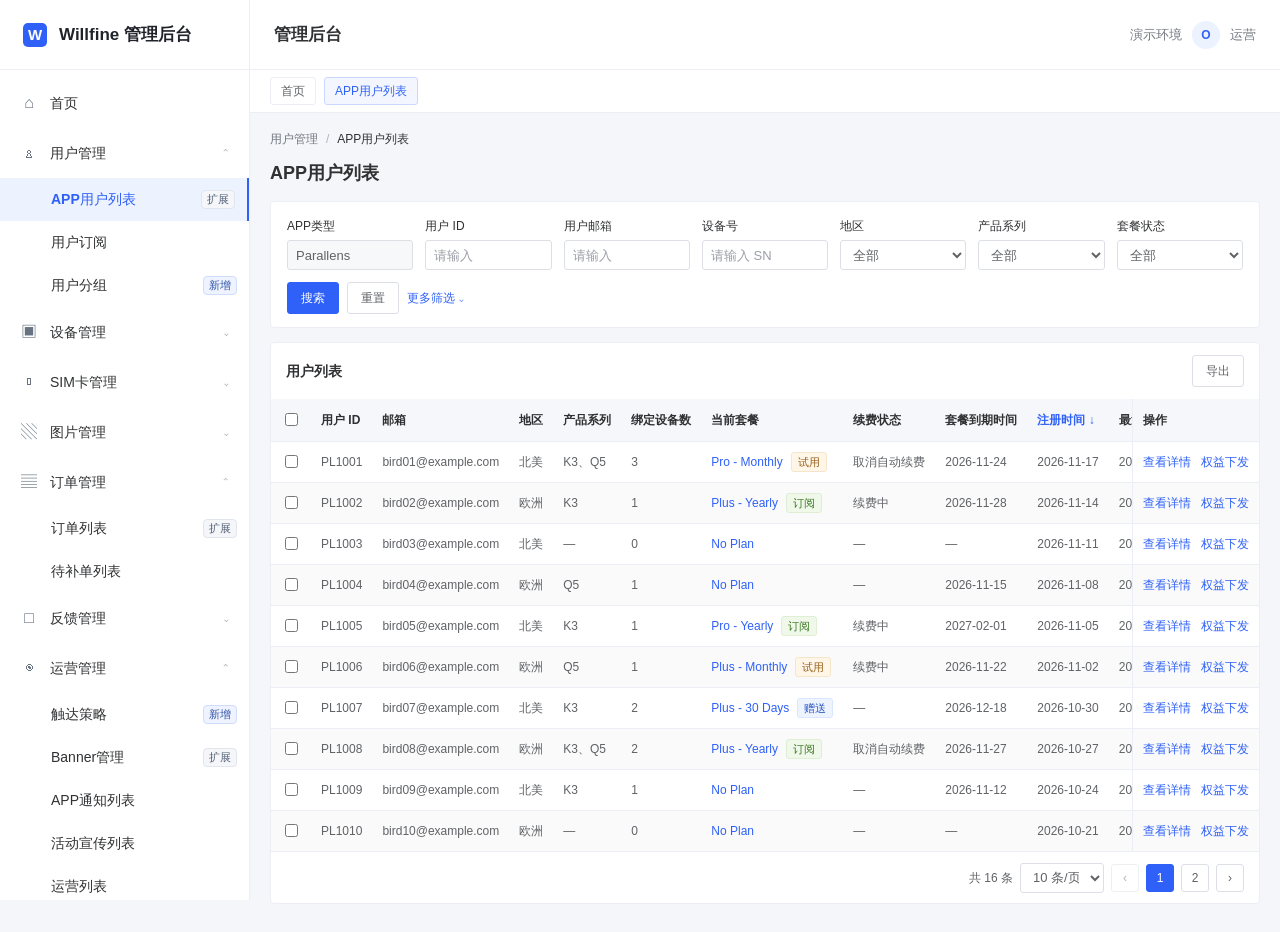
<file: index.html>
<!doctype html>
<html lang="zh-CN">
<head>
<meta charset="utf-8">
<meta name="viewport" content="width=device-width,initial-scale=1">
<title>Parallens 用户管理 Demo</title>
<style>
:root{--blue:#2f61f8;--ink:#303133;--text:#606266;--muted:#737780;--line:#ebeef5;--field:#dcdfe6;--bg:#f4f6f9;--thead:#f5f7fa;--side:250px}
*{box-sizing:border-box}
body{margin:0;background:var(--bg);color:var(--ink);font:14px/1.5 "PingFang SC","Microsoft YaHei","Helvetica Neue",Arial,sans-serif}
button,input,select,textarea{font:inherit}
button{cursor:pointer}
a{color:var(--blue);text-decoration:none}
a:hover{text-decoration:underline}
:focus-visible{outline:2px solid var(--blue);outline-offset:2px}
.sidebar{position:fixed;inset:0 auto 0 0;width:var(--side);background:#fff;border-right:1px solid var(--line);overflow:auto;z-index:6}
.brand{display:flex;align-items:center;gap:12px;height:70px;padding:0 23px;color:#20232a;font-size:17px;font-weight:650;border-bottom:1px solid var(--line)}
.brand-mark{width:24px;height:24px;background:var(--blue);color:white;display:grid;place-items:center;border-radius:5px;font:bold 15px Arial}
.menu{padding:8px 0 30px}
.menu-title,.menu-item{width:100%;text-align:left;border:0;background:#fff;color:var(--ink);height:50px;padding:0 20px;display:flex;align-items:center;gap:12px}
.menu-title:hover,.menu-item[href]:hover{background:#f5f7fa;text-decoration:none}
.menu-title[aria-expanded=true] .chevron{transform:rotate(180deg)}
.menu-icon{width:18px;color:#687381;text-align:center;font:16px Arial,sans-serif}
.chevron{margin-left:auto;color:#8b919a;font-size:12px}
.menu-item{height:43px;padding-left:51px;text-decoration:none}
.menu-item.active{background:#edf2ff;color:var(--blue);font-weight:550;border-right:2px solid var(--blue)}
.menu-item.static,.menu-title.static{cursor:default}
[hidden]{display:none!important}
.shell{margin-left:var(--side);min-width:0}
.top{height:70px;padding:0 24px;display:flex;align-items:center;justify-content:space-between;gap:12px;background:#fff;border-bottom:1px solid var(--line)}
.top h1{font-size:17px;font-weight:600;margin:0}
.top-right{display:flex;align-items:center;gap:10px;color:var(--muted);white-space:nowrap;font-size:13px}
.avatar{width:28px;height:28px;border-radius:50%;display:grid;place-items:center;background:#edf2ff;color:var(--blue);font-size:12px;font-weight:600}
.tabbar{display:flex;align-items:center;gap:8px;height:43px;padding:0 20px;border-bottom:1px solid var(--line);background:#fff;overflow:auto;white-space:nowrap}
.tabbar span,.tabbar a{font-size:12px;padding:4px 10px;border:1px solid var(--line);border-radius:3px;color:var(--text)}
.tabbar .active{border-color:#cbd7ff;color:var(--blue);background:#f3f6ff}
main{padding:17px 20px 28px;max-width:1920px;margin:0 auto}
.crumbs{font-size:12px;color:var(--muted);margin:0 0 12px}
.crumbs b{color:var(--ink);font-weight:500}
.crumbs .slash{margin:0 8px;color:#afb4be}
.panel{background:#fff;border:1px solid var(--line);border-radius:4px;min-width:0}
.padded{padding:17px 18px}
.split{display:flex;justify-content:space-between;align-items:center;gap:12px;flex-wrap:wrap}
.page-head{margin-bottom:14px}
.page-head h2{font-size:18px;margin:0;font-weight:650}
h3{font-size:15px;margin:0 0 13px;font-weight:620}
h4{font-size:14px;margin:0 0 10px;font-weight:600}
.muted{color:var(--muted)}
.small{font-size:12px}
.button-row{display:flex;align-items:center;gap:8px;flex-wrap:wrap}
.button{display:inline-flex;align-items:center;justify-content:center;min-height:32px;padding:5px 13px;border:1px solid var(--field);border-radius:3px;background:white;color:var(--text);font-size:12px;white-space:nowrap;text-decoration:none;line-height:1.5}
.button:hover{color:var(--blue);border-color:#bacbff;background:#f5f8ff;text-decoration:none}
.button.primary{background:var(--blue);border-color:var(--blue);color:#fff}
.button.primary:hover{background:#4875ff}
.button.danger{color:#c83d47}
.button:disabled{opacity:.48;cursor:default}
.link-button{border:0;background:transparent;color:var(--blue);padding:3px 0;font-size:12px;white-space:nowrap}
.link-button:hover{text-decoration:underline}
.link-button.danger{color:#c83d47}
.filter-top{display:grid;grid-template-columns:repeat(7,minmax(0,1fr));gap:10px 12px}
.filters{padding:15px 16px 13px;margin-bottom:14px}
.filter-actions{margin-top:12px}
.filter-more{display:grid;grid-template-columns:repeat(6,minmax(0,1fr));gap:10px 12px;margin-top:13px;padding-top:13px;border-top:1px solid var(--line)}
.field{display:grid;gap:5px;min-width:0;color:var(--ink);font-size:12px}
.field .label{font-weight:500}
.control{width:100%;height:30px;border:1px solid var(--field);border-radius:3px;background:white;padding:0 8px;color:var(--text);font-size:13px;min-width:0}
.control:focus{border-color:var(--blue)}
.control::placeholder{color:#9c9fa7}
textarea.control{height:auto;min-height:68px;padding:7px 8px;resize:vertical}
.control[readonly]{background:#f7f8fa}
.range{grid-column:span 2}
.range-inputs{display:grid;grid-template-columns:minmax(0,1fr) auto minmax(0,1fr);align-items:center;gap:5px;color:#a0a4ad}
.table-header{padding:12px 15px}
.table-header strong{font-weight:600}
.table-scroll{overflow:auto;max-width:100%}
.grid-table{border-collapse:separate;border-spacing:0;width:100%;font-size:12px;color:var(--text);white-space:nowrap}
.grid-table th,.grid-table td{padding:9px 10px;height:41px;text-align:left;border-bottom:1px solid var(--line)}
.grid-table th{font-weight:600;background:var(--thead);color:var(--ink);height:39px}
.grid-table td{background:#fff}
.grid-table tbody tr:nth-child(even) td{background:#fafafa}
.grid-table tbody tr:hover td{background:#f4f7ff}
.grid-table td.wrap{white-space:normal;min-width:125px;max-width:220px}
.grid-table .actions{position:sticky;right:0;z-index:1;border-left:1px solid #ebeff5}
.grid-table .actions a,.grid-table .actions button{margin-right:10px}
.grid-table .actions :last-child{margin-right:0}
.number{font-variant-numeric:tabular-nums}
.tag{display:inline-block;border:1px solid #e0e4eb;border-radius:3px;padding:1px 6px;color:#606266;background:#f7f8fa;font-size:11px;font-style:normal}
.tag+.tag{margin-left:4px}
.tag.blue{background:#edf3ff;color:#2855bf;border-color:#dbe7ff}
.tag.green{background:#f0f8ea;color:#397622;border-color:#deefd6}
.tag.orange{background:#fff6e8;color:#97621b;border-color:#f5e5ca}
.tag.red{background:#fff0f0;color:#aa343c;border-color:#f4d7da}
.current-plan{display:inline-flex;align-items:center;gap:8px;white-space:nowrap}
.pager{min-height:51px;padding:10px 15px;display:flex;gap:7px;align-items:center;justify-content:flex-end;flex-wrap:wrap;font-size:12px;color:var(--text)}
.pager .page-size{width:84px}
.pager .button{min-width:28px;min-height:28px;padding:2px 7px}
.pager .selected{background:var(--blue);border-color:var(--blue);color:white}
.empty{padding:42px 14px;text-align:center;color:var(--muted);font-size:13px}
.section-tabs{display:flex;gap:24px;border-bottom:1px solid var(--line);padding:0 17px}
.section-tabs button,.section-tabs a{border:0;background:none;color:var(--text);padding:11px 1px;border-bottom:2px solid transparent;white-space:nowrap}
.section-tabs button[aria-selected=true],.section-tabs a[aria-current=page]{color:var(--blue);border-color:var(--blue)}
.info-grid{display:grid;grid-template-columns:repeat(4,minmax(0,1fr));gap:12px 18px;margin:0}
.info-grid div{min-width:0}
.info-grid dt{color:var(--muted);margin-bottom:3px;font-size:12px}
.info-grid dd{margin:0;overflow-wrap:anywhere}
.stack{display:grid;gap:14px}
.balance-grid{display:grid;grid-template-columns:1fr 1fr;gap:12px}
.balance{padding:11px 14px;border:1px solid var(--line);background:#fafbfc;display:flex;justify-content:space-between;align-items:center;gap:12px}
.balance b{font-size:20px;color:#293343;font-weight:600}
.balance small{margin-left:4px;font-size:12px;color:var(--muted)}
.quota-cycle{margin:0 0 10px;color:var(--muted);font-size:12px}
.wizard{max-width:1100px}
.form-grid{display:grid;grid-template-columns:repeat(3,minmax(0,1fr));gap:13px}
.form-space{margin-top:15px}
.checks{display:flex;flex-wrap:wrap;gap:8px 16px}
.checks label,.check{display:inline-flex;align-items:center;gap:5px;font-size:12px;color:var(--text)}
.callout{padding:8px 11px;background:#f2f5ff;border:1px solid #e0e7fd;border-radius:3px;color:#394b77;font-size:12px}
.callout.warn{background:#fff8eb;border-color:#f3e3c0;color:#85540a}
.error{color:#b43f49;font-size:12px;margin:7px 0 0}
.actions-footer{margin-top:15px;padding-top:13px;border-top:1px solid var(--line)}
dialog{border:1px solid var(--line);border-radius:5px;padding:0;width:min(520px,calc(100vw - 28px));color:var(--ink);box-shadow:0 10px 32px #202c4930}
dialog::backdrop{background:#151e3261}
.dialog-head{padding:14px 17px;border-bottom:1px solid var(--line)}
.dialog-head h3{margin:0}
.dialog-body{padding:16px 17px}
.dialog-footer{padding:11px 17px;border-top:1px solid var(--line);display:flex;justify-content:flex-end;gap:8px}
dialog.drawer{margin:0 0 0 auto;inset:0 0 0 auto;max-height:100%;height:100%;width:min(540px,100vw);border-radius:0}
#toast{position:fixed;top:15px;left:50%;transform:translateX(-50%);z-index:10;background:#eff8ef;border:1px solid #d7ebd5;padding:9px 14px;border-radius:4px;color:#37652d;max-width:95vw}
@media(max-width:1180px){:root{--side:220px}.filter-top{grid-template-columns:repeat(4,minmax(0,1fr))}.filter-more{grid-template-columns:repeat(4,minmax(0,1fr))}}
@media(max-width:780px){:root{--side:145px}.brand{padding:0 9px;font-size:14px;gap:6px}.menu-title,.menu-item{padding-left:9px;font-size:12px;gap:5px}.menu-item{padding-left:25px}.top{padding:0 11px;height:58px}.top h1{font-size:14px}.top-right .label{display:none}main{padding:11px}.filter-top,.filter-more,.info-grid,.form-grid{grid-template-columns:repeat(2,minmax(0,1fr))}.balance-grid{grid-template-columns:1fr}.rule-row{grid-template-columns:1fr 1fr}.section-tabs{gap:10px;overflow:auto}.button-row{gap:6px}}
.group-table .grid-table{min-width:1540px}
.group-table .table-scroll{scrollbar-width:none}
.group-table .table-scroll::-webkit-scrollbar{display:none}
.group-table td.group-name{font-weight:600;min-width:168px}
.group-table td.group-count{font-variant-numeric:tabular-nums;font-weight:600;color:#303133}
.group-scrollbar{position:sticky;bottom:0;z-index:3;display:flex;align-items:center;gap:12px;padding:6px 15px;background:#fcfcfd;border-top:1px solid var(--line);color:var(--muted);font-size:12px}
.group-scrollbar input{flex:1;min-width:0;appearance:none;margin:6px 0;cursor:ew-resize;background:#edf0f4;height:8px;border-radius:8px}
.group-scrollbar input::-webkit-slider-thumb{appearance:none;width:var(--thumb,64px);height:8px;border-radius:8px;background:#8797af}
.group-scrollbar input::-moz-range-thumb{width:var(--thumb,64px);height:8px;border:0;border-radius:8px;background:#8797af}
.group-scrollbar input:disabled{cursor:default;opacity:.5}
.group-scrollbar span{white-space:nowrap}
.group-wizard{max-width:1320px}
.wizard-steps{display:grid;grid-template-columns:repeat(3,1fr);padding:16px 23px;margin:0 0 14px;list-style:none}
.wizard-step{display:flex;align-items:center;gap:10px;color:var(--muted);min-width:0}
.wizard-step:not(:last-child)::after{content:"";margin:0 15px;flex:1;height:1px;background:#e4e8ef;min-width:2px}
.step-number{border:1px solid #dcdfe6;border-radius:50%;width:27px;height:27px;display:grid;place-items:center;background:#fff;font:600 13px Arial;flex:none}
.wizard-step.current{color:var(--blue);font-weight:600}
.wizard-step.current .step-number{border-color:var(--blue);background:var(--blue);color:#fff}
.wizard-step.done{color:#4b69a6}
.wizard-step.done .step-number{border-color:#dbe5fc;background:#eef3ff;color:#4166c9}
.wizard-scope{display:grid;grid-template-columns:minmax(205px,.47fr) 1fr;gap:14px;align-items:end}
.choices{display:flex;gap:7px;flex-wrap:wrap}
.wizard-caption{display:block;font-size:12px;color:var(--ink);font-weight:550;margin-bottom:8px}
.pill{font-size:12px;color:#505963;border:1px solid #dce2eb;padding:5px 10px;border-radius:4px;background:#fff;text-align:left;line-height:1.35}
.pill:hover{border-color:#aebfff;color:var(--blue)}
.pill[aria-pressed=true]{border-color:#b8caff;color:#2856ca;background:#edf3ff;font-weight:550}
.split-catalog{display:grid;grid-template-columns:minmax(0,1fr) 235px;gap:14px;align-items:start}
.catalog-header{padding:15px 16px 10px;display:flex;gap:10px;justify-content:space-between;align-items:center;flex-wrap:wrap}
.catalog-header h3{margin:0}
.catalog-tabs{display:flex;gap:18px;padding:0 16px;border-bottom:1px solid var(--line);overflow:auto}
.catalog-tabs button{white-space:nowrap;border:0;background:transparent;color:var(--text);padding:9px 0;border-bottom:2px solid transparent;font-size:12px}
.catalog-tabs button[aria-pressed=true]{color:var(--blue);border-color:var(--blue);font-weight:600}
.criteria-table{border-collapse:collapse;width:100%;font-size:12px}
.criteria-table th,.criteria-table td{text-align:left;padding:10px 12px;border-bottom:1px solid var(--line);vertical-align:top}
.criteria-table th{background:var(--thead);color:var(--ink);white-space:nowrap;font-weight:600}
.criteria-table tbody:last-of-type tr:last-child td,.criteria-table tbody:last-of-type .criteria-dimension{border-bottom:0}
.criteria-table .criteria-dimension{width:72px;color:var(--muted);background:#f8f9fc}
.criteria-table .criteria-field{width:135px;color:var(--ink);font-weight:550}
.criteria-table .chips{display:flex;gap:6px;flex-wrap:wrap}
.criteria-table .pill{padding:4px 8px}
.selected-summary{position:sticky;top:14px}
.summary-title{display:flex;align-items:center;justify-content:space-between;gap:6px}
.summary-title h3{margin:0;font-size:14px}
.summary-meta{margin:10px 0 12px;padding-bottom:10px;border-bottom:1px solid var(--line)}
.summary-rule{padding:8px 0;border-bottom:1px solid var(--line)}
.summary-rule:last-child{border-bottom:0;padding-bottom:0}
.summary-label{display:flex;justify-content:space-between;align-items:center;gap:6px;color:var(--ink);font-weight:550;font-size:12px}
.summary-values{margin-top:4px;color:var(--text);font-size:12px;overflow-wrap:anywhere}
.wizard-footer{position:sticky;bottom:0;z-index:4;display:flex;justify-content:space-between;align-items:center;gap:12px;padding:12px 16px;margin-top:14px;box-shadow:0 -4px 14px #28334d08}
.wizard-footer .error{margin:0}
.wizard-footer .button-row{margin-left:auto}
.wizard-preview .table-header{padding:15px 17px}
.preview-tools{display:flex;flex-wrap:wrap;align-items:flex-end;gap:8px}
.preview-tools .field{min-width:200px}
.group-description{display:grid;gap:7px;font-size:12px}
.group-name-input{max-width:475px}
.fixed-import{max-width:800px}
.fixed-import .import-box{padding:12px;background:#f8faff;border:1px dashed #c6d4f1;border-radius:4px}
@media(max-width:1120px){.split-catalog{grid-template-columns:minmax(0,1fr) 187px}.criteria-table th,.criteria-table td{padding:8px 9px}.criteria-table .criteria-field{width:109px}}
@media(max-width:780px){.split-catalog,.wizard-scope{grid-template-columns:1fr}.selected-summary{position:static}.wizard-steps{padding:11px 9px}.wizard-step{font-size:11px;gap:4px}.wizard-step:not(:last-child)::after{margin:0 5px}.step-number{width:21px;height:21px}.catalog-tabs{gap:11px}.wizard-footer{align-items:flex-start}}
.commercial-shell{max-width:1250px}
.commercial-layout{display:grid;grid-template-columns:minmax(0,1fr) 273px;gap:15px;align-items:start}
.commercial-side{position:sticky;top:14px}
.commercial-section{padding:18px}
.commercial-section h3{margin-bottom:14px}
.commercial-section .control,.commercial-section .button-row .pill{min-height:34px}
.form-grid.two{grid-template-columns:repeat(2,minmax(0,1fr))}
.form-grid.single{grid-template-columns:minmax(0,1fr)}
.form-grid .wide{grid-column:span 2}
.summary-list{margin:0;display:grid;gap:0}
.summary-list div{display:flex;justify-content:space-between;align-items:flex-start;gap:12px;padding:9px 0;border-top:1px solid var(--line);font-size:12px}
.summary-list div:first-child{border-top:0;padding-top:0}
.summary-list div:last-child{padding-bottom:0}
.summary-list dt{color:var(--muted);white-space:nowrap}
.summary-list dd{margin:0;text-align:right;overflow-wrap:anywhere;color:var(--ink);font-weight:500}
.compare-cards{display:grid;grid-template-columns:repeat(2,minmax(0,1fr));gap:10px}
.choice-card{display:grid;gap:4px;text-align:left;color:var(--ink);padding:10px 12px;border:1px solid var(--field);border-radius:4px;background:#fff;font-size:13px}
.choice-card[aria-pressed=true]{background:#f1f5ff;border-color:#adc0ff;color:#2955c4}
.choice-card strong{font-weight:600}
.choice-card small{font-size:12px;color:var(--muted)}
.commercial-actions{justify-content:space-between}
.commercial-actions .button-row{margin:0}
.readonly-box{padding:10px 12px;border:1px solid var(--line);border-radius:4px;background:#f8f9fc}
.form-text{margin:8px 0 0;color:var(--muted);font-size:12px}
.plan-eligibility{display:grid;gap:4px;margin-bottom:13px;padding:10px 11px;background:#f3f6fc;border-radius:4px;font-size:13px}
.plan-eligibility strong{font-weight:550;line-height:1.5}
.plan-platforms{display:grid;gap:7px;border-top:1px solid var(--line);margin-top:12px;padding-top:11px}
.plan-platforms div{display:flex;justify-content:space-between;align-items:center;gap:10px;font-size:12px}

.table-status.tag+.tag{margin-left:5px}
.drawer .info-grid,.dialog-body .info-grid{grid-template-columns:repeat(2,minmax(0,1fr));gap:13px}
.drawer .dialog-body h4:not(:first-child){margin-top:18px;padding-top:15px;border-top:1px solid var(--line)}
.tag-field{max-width:590px;position:relative}
.tag-selection{display:flex;flex-wrap:wrap;align-items:flex-start;gap:6px;margin-top:8px}
.chosen-tags{display:flex;gap:6px;flex-wrap:wrap;max-height:80px;overflow:auto;padding:2px 1px;min-width:0}
.chosen-tag{display:inline-flex;align-items:center;gap:5px;max-width:100%;padding:3px 4px 3px 8px;border-radius:3px;border:1px solid #d6e3ff;background:#edf3ff;color:#2855b8;overflow-wrap:anywhere;font-size:12px}
.chosen-tag button{padding:0 5px;border:0;background:transparent;border-radius:3px;color:inherit;min-width:19px;font-size:14px;line-height:20px}
.chosen-tag button:hover{background:#dbe7ff}
.tag-picker-trigger span{margin-left:8px;color:#8b919a}
.tag-picker{width:min(385px,100%);margin-top:7px;padding:9px;border:1px solid var(--field);border-radius:4px;background:#fff;box-shadow:0 8px 22px #23334d14}
.tag-choice-list{max-height:174px;overflow:auto;margin-top:6px}
.pick-option{width:100%;display:flex;align-items:center;gap:8px;border:0;border-bottom:1px solid #f2f4f8;padding:7px 5px;text-align:left;background:#fff;color:var(--ink);font-size:12px}
.pick-option:hover{background:#f5f8ff}
.pick-option[aria-pressed=true]{color:var(--blue)}
.tick{display:grid;place-items:center;width:15px;height:15px;border:1px solid var(--field);border-radius:3px}
.pick-option[aria-pressed=true] .tick{background:var(--blue);border-color:var(--blue);color:#fff}
.picker-empty{padding:7px}
.picker-footer{padding-top:6px}
.tag-manager-toolbar{margin-bottom:10px;flex-wrap:nowrap}
.tag-manager-toolbar .control{flex:1}
#tag-manager-results .table-scroll{max-height:310px}
#tag-manager-results th{position:sticky;top:0;z-index:1}
.tag-delete-confirm{margin-bottom:10px}
.tag-delete-confirm .button-row{margin-top:8px}
@media(max-width:1050px){.commercial-layout{grid-template-columns:minmax(0,1fr) 190px}}
@media(max-width:780px){.commercial-layout{grid-template-columns:1fr}.commercial-side{position:static}.commercial-actions{flex-wrap:wrap}}

#toast[data-tone=warning]{background:#fff6e8;border-color:#f3e3c0;color:#85540a}
.outreach-five{grid-template-columns:repeat(5,minmax(0,1fr))}
.outreach-five .wizard-step:not(:last-child)::after{margin:0 9px}
.outreach-form{display:grid;gap:14px;}
.outreach-phone{width:min(100%,234px);min-height:305px;margin:3px auto 0;background:#edf2fc;border:1px solid #d9e1f0;border-radius:17px;padding:15px 12px;display:flex;flex-direction:column;justify-content:center;gap:12px}
.outreach-phone .app-label{font-weight:600;font-size:12px;color:#52627e}
.outreach-notification{background:#fff;border:1px solid var(--line);border-radius:12px;padding:12px;font-size:12px;overflow-wrap:anywhere}
.outreach-notification h4{overflow-wrap:anywhere;margin:5px 0 3px}
.outreach-popup{background:#fff;border-radius:10px;padding:10px;position:relative;display:grid;gap:8px}
.outreach-popup .button{width:100%;white-space:normal}
.outreach-pic{aspect-ratio:5/2;display:grid;place-items:center;border:1px solid #e4eaf5;border-radius:4px;background:linear-gradient(132deg,#edf1fd,#d7e3fb);color:#58729f;font-size:12px;overflow:hidden}
.outreach-phone .outreach-pic{aspect-ratio:4/3}
.outreach-pic img{width:100%;height:100%;object-fit:cover;display:block}
.outreach-targets{display:grid;gap:5px;max-height:255px;overflow:auto;border:1px solid var(--line);padding:8px 10px}
.outreach-targets label{padding:5px 3px}
.outreach-button-config{padding:13px;border:1px solid var(--line);border-radius:4px;background:#fafbfd}
.outreach-button-config h4{margin:0 0 10px}
.outreach-file{display:flex;gap:10px;align-items:center;flex-wrap:wrap}
.outreach-file input{font-size:12px;max-width:100%}
.banner-rotation{display:grid;gap:10px}
.banner-rotation .outreach-pic{max-height:180px}
@media(max-width:1050px){.outreach-five .wizard-step:not(:last-child)::after{margin:0 5px}.outreach-five .wizard-step{gap:5px;font-size:11px}}
.banner-thumb .outreach-pic{width:73px;aspect-ratio:5/2;font-size:10px}
.batch-ids{height:auto;min-height:88px;padding-top:8px;resize:vertical;font-family:inherit}
.batch-counts{display:grid;grid-template-columns:repeat(3,minmax(0,1fr));gap:8px;margin:14px 0}
.batch-counts.execution{grid-template-columns:repeat(4,minmax(0,1fr))}
.batch-counts div{display:grid;gap:4px;padding:9px 11px;background:#f7f9fd;border:1px solid var(--line);border-radius:4px}
.batch-counts span{font-size:12px;color:var(--muted)}
.batch-counts strong{font-size:19px;font-weight:600;font-variant-numeric:tabular-nums}
.batch-accounts{border-top:1px solid var(--line);margin-top:10px;padding-top:9px}
.batch-accounts summary{width:fit-content;color:var(--blue);font-size:12px;cursor:pointer}
.batch-accounts .table-scroll,.batch-result-table .table-scroll{margin-top:8px;max-height:300px}
.batch-result-filter{max-width:180px;margin-bottom:10px}
.batch-result-heading{gap:8px}
.review-mark{flex:none;border:1px solid #cfddfb;border-radius:4px;background:#eef3ff;color:#3154a5;font-size:11px;font-weight:550;line-height:1.3;padding:1px 5px;white-space:nowrap}
.review-mark.extension{border-color:#e0e5ee;background:#f4f6fa;color:#536176}
.menu-item.review-item{gap:5px;padding-right:12px}
.menu-item .review-mark{margin-left:auto}
.page-title-wrap{display:flex;flex-wrap:wrap;align-items:center;gap:8px}
.batch-code{font-family:ui-monospace,SFMono-Regular,Consolas,monospace;white-space:nowrap;font-size:12px}
</style>
</head>
<body>
<aside class="sidebar">
  <div class="brand"><span class="brand-mark" aria-hidden="true">W</span><span>Willfine 管理后台</span></div>
  <nav id="menu" class="menu" aria-label="后台导航"></nav>
</aside>
<div class="shell">
  <header class="top"><h1>管理后台</h1><div class="top-right"><span class="label">演示环境</span><span class="avatar" aria-hidden="true">O</span><span>运营</span></div></header>
  <div id="tabs" class="tabbar" aria-label="当前页面"></div>
  <main id="content"></main>
</div>
<dialog id="dialog"></dialog>
<div role="status" id="toast" hidden></div>
<script>
'use strict';

const DEMO_DATE = '2026-11-20';
const DAY = 86400000;
const regions = ['北美', '欧洲'];
const seriesOptions = ['K3', 'Q5'];
const subStatuses = ['Free', '试用中', '订阅中', '已过期'];
const tiers = ['Free', 'Plus', 'Pro'];
const planStatusLabels = {'订阅中':'订阅','试用中':'试用','赠送':'赠送'};
const planCycles = {'月付':'Monthly','年付':'Yearly'};
const renewalLabels = ['续费中', '取消自动续费'];
const fields = [
  ['id', '用户 ID'], ['email', '邮箱'], ['region', '地区'], ['series', '产品系列'],
  ['bound', '绑定设备数'], ['currentPlan', '当前套餐'], ['renewal', '续费状态'],
  ['expiry', '套餐到期时间'], ['registered', '注册时间'], ['login', '最近登录时间']
];

const sample = [
  ['北美','Pro','试用中',false,'2026-11-24',20,26,[['K3',14],['Q5',19],['Q5',16]]],
  ['欧洲','Plus','订阅中',true,'2026-11-28',70,92,[['K3',3]]],
  ['北美','Free','Free',null,'',30,30,[]],
  ['欧洲','Free','已过期',null,'2026-11-15',13,27,[['Q5',4]]],
  ['北美','Pro','订阅中',true,'2027-02-01',0,140,[['K3',2]]],
  ['欧洲','Plus','试用中',true,'2026-11-22',18,34,[['Q5',17]]],
  ['北美','Plus','赠送',null,'2026-12-18',29,20,[['K3',9],['K3',18]]],
  ['欧洲','Plus','订阅中',false,'2026-11-27',16,104,[['Q5',9],['K3',1]]],
  ['北美','Free','已过期',null,'2026-11-12',30,12,[['K3',8]]],
  ['欧洲','Free','Free',null,'',null,29,[]],
  ['北美','Pro','订阅中',true,'2026-12-16',72,200,[['Q5',3]]],
  ['欧洲','Pro','试用中',false,'2026-11-26',44,85,[['K3',15]]],
  ['北美','Plus','订阅中',true,'2026-12-03',7,0,[['K3',3],['K3',12]]],
  ['欧洲','Free','已过期',null,'2026-10-30',20,24,[['Q5',2]]],
  ['北美','Free','Free',null,'',30,30,[['Q5',1]]],
  ['欧洲','Plus','订阅中',false,'2026-11-24',31,89,[['K3',11]]]
];

function dayOf(offset) {
  return new Date(Date.parse(DEMO_DATE) + offset * DAY).toISOString().slice(0, 10);
}
const users = sample.map(([region, tier, status, renew, expiry, ask, identify, devices], i) => ({
  id: 'PL' + (1001 + i), email: 'bird' + String(i + 1).padStart(2, '0') + '@example.com',
  region, tier, status, renew, expiry, ask, identify,
  registered: dayOf(-3 - i * 3), login: dayOf(-(i % 4 === 0 ? i + 2 : i % 6)),
  period: status==='赠送' ? '固定时长' : tier === 'Free' ? '' : i % 3 === 1 ? '年付' : '月付',
  giftDays: status==='赠送' ? 30 : null,
  purchased: tier==='Free'||status==='赠送' ? '' : dayOf(-2 - i * 2),
  devices: devices.map(([series, day], j) => ({
    series, model: series, sn: series + '-DEMO-' + (1001 + i) + '-' + (j + 1),
    activated: '2026-11-' + String(day).padStart(2, '0'), bound: true,
    opens: (i + j + 2) * 2, files: (i + j + 1) * 7,
    liveMinutes:[0,0.4,1,2.5,3,4.7,5,12][(i+j)%8],
    sharedIds:Array.from({length:[0,0,1,3,4,5,7,10][(i+j)%8]},(_,index)=>'share-'+index)
  })).concat(i === 0 ? [{series:'K3',model:'K3',sn:'K3-DEMO-1001-OLD',activated:'2026-09-07',bound:false}] : []),
  groupStats:{
    lastOpen:i===9?'never': i===10?31 : (i*7)%26,
    appOpens:i!==9&&i!==10&&(i*7)%26<7?(i%13)+1:0,
    cloudUsed:devices.length?[0,0.6,1,3,5,8,15,23][i%8]:0,
    aiUses:devices.length?[0,9,15,22,30,64,185,310][i%8]:0,
    assistantUses:[0,11,15,27,30,90,190,311][i%8],
    packageType:[...(tier==='Free'?[]:[tier]),...([0,3,7].includes(i)?['Extra Memory']:[]),
      ...([0,6].includes(i)?['Extra Device']:[]),...([4,10].includes(i)?['AI Agent']:[])],
    paidOrders:['订阅中','已过期'].includes(status)?[1,2,5,8,12][i%5]:0
  },
  spend: ['Free','赠送'].includes(status) ? 0 : 9.99 + i * 4,
  orders: ['Free','赠送'].includes(status) ? 0 : 1 + i % 4
}));
const planOpenKey='parallens-review-plan-openings-v1';
let planOpenings=readStore(planOpenKey,[]);
function applyPlanOpening(user,record) {
  Object.assign(user,{tier:record.tier,status:'赠送',renew:null,period:'固定时长',
    giftDays:record.days,expiry:record.endAt.slice(0,10)});
}
for(const record of planOpenings) {
  const user=memberById(record.uid);
  if(user&&user.status==='Free'&&Date.parse(record.endAt)>Date.now()) applyPlanOpening(user,record);
}
const orders = users.filter(user => user.orders).map((user, i) => ({
  id: 'ORD-DEMO-' + (301 + i), uid: user.id,email:user.email,region:user.region, when: user.purchased || dayOf(-14 - i),
  item: (user.tier === 'Free' ? 'Plus' : user.tier) + ' ' + (user.period || '月付'),
  kind: '订阅', sku: 'BIRD-' + (user.tier === 'Free' ? 'PLUS' : user.tier.toUpperCase()),
  price: i % 3 === 1 ? 59.99 : 9.99, currency: user.region === '欧洲' ? 'EUR' : 'USD',
  channel: i % 3 === 2 ? 'Google Play' : 'App Store', state: i === 4 ? '已退款' : '已完成',
  payment: i === 4 ? '已退款' : '已支付', entitlement: i === 4 ? '已撤回' : '已到账'
}));
orders.push({id:'ORD-DEMO-LEGACY',uid:null,email:'legacy-order@example.com',region:'北美',when:'2026-10-05',
  item:'Plus 月付',kind:'订阅',sku:'BIRD-PLUS',price:9.99,currency:'USD',channel:'App Store',
  state:'已完成',payment:'已支付',entitlement:'已到账'});
for (const id of ['PL1001','PL1005']) {
  const user=users.find(account=>account.id===id);
  orders.push({id:'ORD-DEMO-ADDON-'+id,uid:id,email:user.email,region:user.region,when:'2026-11-16',
    item:'AI 次数包 · 50 次',kind:'加油包',sku:'BIRD-AI-50',price:3.99,currency:'USD',channel:'App Store',
    state:'已完成',payment:'已支付',entitlement:'已到账'});
}

const menu = [
  ['首页', '⌂', []],
  ['用户管理', '♙', [['APP用户列表','users','扩展'], ['用户订阅'], ['用户分组','groups','新增']]],
  ['设备管理', '▣', [['已绑定设备'], ['设备总列表']]],
  ['SIM卡管理', '▯', [['已绑定SIM卡列表'], ['SIM卡总列表']]],
  ['图片管理', '▧', [['图片列表']]],
  ['订单管理', '▤', [['订单列表','orders','扩展'], ['待补单列表']]],
  ['反馈管理', '□', [['用户反馈列表']]],
  ['运营管理', '◉', [['触达策略','strategies','新增'], ['Banner管理','banners','扩展'], ['APP通知列表'], ['活动宣传列表'], ['运营列表'], ['权益下发','batch-benefits','新增'], ['套餐配置','plans','新增']]],
  ['内容管理平台', '☷', [['探索管理']]],
  ['文件管理中心', '▱', [['相机LOG文件']]],
  ['运维管理', '⚙', [['工单列表']]]
];

const planSkus=[
  {id:'BIRD-PLUS-M',line:'观鸟线',tier:'Plus',cycle:'月付',prices:{北美:'USD 9.99',欧洲:'EUR 9.99'}},
  {id:'BIRD-PLUS-Y',line:'观鸟线',tier:'Plus',cycle:'年付',prices:{北美:'USD 59.99',欧洲:'EUR 59.99'}},
  {id:'BIRD-PRO-Y',line:'观鸟线',tier:'Pro',cycle:'年付',prices:{北美:'USD 69.99',欧洲:'EUR 69.99'}},
  {id:'BIRD-PRO-M',line:'观鸟线',tier:'Pro',cycle:'月付',prices:{北美:'USD 14.99',欧洲:'EUR 14.99'}},
  {id:'HUNT-STARTER-M',line:'狩猎线',tier:'Starter',cycle:'月付',prices:{北美:'USD 7.99',欧洲:'EUR 7.99'}},
  {id:'HUNT-PRO-SEASON',line:'狩猎线',tier:'Pro',cycle:'季卡',prices:{北美:'USD 49.99',欧洲:'EUR 49.99'}}
];

const categorical = values => values.map(value=>({label:value, value}));
const ranges = bands => bands.map(([label,min,max,openMin=false])=>({label,min,max,openMin}));
const legacyGroupCriteria = {
  activated:{section:'设备',label:'设备激活时长',choices:ranges([['少于 30 天',0,29],['30–90 天',30,90],['超过 90 天',91]])},
  registered:{section:'状态',label:'注册时长',choices:ranges([['少于 7 天',0,6],['7–30 天',7,30],['31–364 天',31,364],['1 年及以上',365]])},
  last:{section:'状态',label:'最近活跃',choices:ranges([['今日',0,0],['近 7 天',0,7],['近 30 天',0,30],['超过 30 天未活跃',31]])},
  opens:{section:'App 行为',label:'近 7 天 App 启动次数',choices:ranges([['0 次',0,0],['1–2 次',1,2],['3–7 次',3,7],['8 次及以上',8]])},
  files:{section:'App 行为',label:'拍摄文件数',choices:ranges([['0–10 个',0,10],['11–100 个',11,100],['101 个及以上',101]])},
  status:{section:'消费',label:'订阅状态',choices:[{label:'免费',value:'Free'},...categorical(subStatuses)]},
  tier:{section:'消费',label:'订阅档位',choices:categorical(tiers)},
  remaining:{section:'消费',label:'订阅剩余天数',choices:ranges([['7 天及以内',0,7],['8–30 天',8,30],['超过 30 天',31]])},
  spend:{section:'消费',label:'累计付费金额（USD）',choices:ranges([['未付费',0,0],['0.01–50',0.01,50],['50.01–200',50.01,200],['超过 200',200.01]])},
  orders:{section:'消费',label:'累计下单次数',choices:ranges([['0 次',0,0],['1 次',1,1],['2–5 次',2,5],['6 次及以上',6]])},
};
const groupCriteria = {
  region:{section:'属性',label:'所在地区',choices:categorical(regions)},
  line:{section:'属性',label:'产品线',scope:'line',choices:[]},
  series:{section:'属性',label:'当前绑定设备系列',scope:'series',choices:[]},
  bound:{section:'设备',label:'绑定台数',choices:ranges([['0 台',0,0],['1 台',1,1],['2 台',2,2],['3 台',3,3],['4 台',4,4],['5–9 台',5,9],['10 台及以上',10]])},
  activated:{section:'设备',label:'设备激活时长',choices:ranges([['0–29 天',0,29],['30–90 天',30,90],['91 天及以上',91]])},
  registered:{section:'状态',label:'注册时长',choices:ranges([['0–6 天',0,6],['7–14 天',7,14],['15–30 天',15,30],['31–364 天',31,364],['365 天及以上',365]])},
  lastOpen:{section:'状态',label:'最近打开 App',choices:[...ranges([['今日',0,0],['1–7 天前',1,7],['8–30 天前',8,30],['31 天及以上',31]]),{label:'从未打开',value:'never'}]},
  appOpens:{section:'App 行为',label:'App 使用频次',choices:ranges([['0 次',0,0],['1–2 次',1,2],['3–7 次',3,7],['8 次及以上',8]])},
  cloudUsed:{section:'App 行为',label:'已用云存储',choices:ranges([['0 GB',0,0],['>0 至 1 GB',0,1,true],['>1 至 5 GB',1,5,true],['>5 至 10 GB',5,10,true],['>10 至 20 GB',10,20,true],['超过 20 GB',20,undefined,true]])},
  aiUses:{section:'App 行为',label:'AI 识别使用频次',choices:ranges([['0 次',0,0],['1–15 次',1,15],['16–30 次',16,30],['31–150 次',31,150],['151–300 次',151,300],['301 次及以上',301]])},
  liveMinutes:{section:'App 行为',label:'Live View 使用频次',choices:ranges([['0 分钟',0,0],['>0 至 1 分钟',0,1,true],['>1 至 3 分钟',1,3,true],['>3 至 5 分钟',3,5,true],['超过 5 分钟',5,undefined,true]])},
  assistantUses:{section:'App 行为',label:'AI 问答使用频次',choices:ranges([['0–15 次',0,15],['16–30 次',16,30],['31–150 次',31,150],['151–300 次',151,300],['301 次及以上',301]])},
  sharedWith:{section:'App 行为',label:'当前有效共享人数',choices:ranges([['0 位',0,0],['1–3 位',1,3],['4–5 位',4,5],['6–10 位',6,10]])},
  files:{section:'App 行为',label:'拍摄文件数',choices:ranges([['0 个',0,0],['1–50 个',1,50],['51–150 个',51,150],['151–250 个',151,250],['251 个及以上',251]])},
  status:{section:'消费',label:'套餐状态',choices:[
    {label:'No Plan',value:'no-current-plan'},{label:'试用',value:'试用中'},{label:'订阅',value:'订阅中'},
    ...categorical(['赠送','即将过期','已过期'])]},
  tier:{section:'消费',label:'套餐档位',choices:categorical(['Plus','Pro'])},
  packageType:{section:'消费',label:'套餐类型',choices:categorical(['Plus','Pro','Extra Memory','Extra Device','AI Agent'])},
  period:{section:'消费',label:'套餐周期',choices:categorical(['月付','年付','固定时长'])},
  remaining:{section:'消费',label:'套餐剩余天数',choices:ranges([['0–3 天',0,3],['4–7 天',4,7],['8–30 天',8,30],['31 天及以上',31]])},
  spend:{section:'消费',label:'累计付费金额',choices:ranges([['0 USD',0,0],['>0 至 50 USD',0,50,true],['>50 至 200 USD',50,200,true],['超过 200 USD',200,undefined,true]])},
  paidOrders:{section:'消费',label:'累计实付订单数',choices:ranges([['0 次',0,0],['1 次',1,1],['2–5 次',2,5],['6–10 次',6,10],['11 次及以上',11]])}
};
const allGroupCriteria={...legacyGroupCriteria,...groupCriteria};
const firstReleaseGroupFields=new Set(['region','line','series','bound','activated','registered','lastOpen','status','tier','period','remaining']);
const groupSections=['全部','属性','设备','状态','消费'];
const initialGroups = [
  {id:'G001',name:'K3 即将到期订阅',type:'rule',series:'K3',match:'all',rules:[{field:'remaining',op:'preset',value:'0–3 天'},{field:'remaining',op:'preset',value:'4–7 天'},{field:'status',op:'preset',value:'订阅'}],tags:['续费提醒'],desc:'当前订阅有效且 7 天内到期。',created:'2026-11-15',time:'2026-11-20 07:30 UTC',status:'已引用',refs:['Push · 订阅到期提醒']},
  {id:'G002',name:'观鸟客服补偿名单',type:'fixed',series:'',tags:['客服补偿'],desc:'运营核对后的固定名单。',created:'2026-11-17',time:'2026-11-17 10:00 UTC',status:'未引用',refs:[],members:['PL1001','PL1004','PL1012']},
  {id:'G003',name:'Q5 试用中用户',type:'rule',series:'Q5',match:'all',rules:[{field:'status',op:'preset',value:'试用'}],tags:['试用引导'],desc:'已绑定 Q5，当前处于试用期。',created:'2026-11-18',time:'2026-11-19 07:30 UTC',status:'已引用',failed:true,refs:['App 弹窗 · 试用指引']},
  {id:'G004',name:'未绑定设备的账号',type:'rule',series:'',match:'all',rules:[{field:'bound',op:'preset',value:'0 台'}],tags:[],desc:'绑定设备数量为 0。',created:'2026-11-19',time:'2026-11-19 11:30 UTC',status:'未引用',refs:[]},
  {id:'G005',name:'欧洲活动测试',type:'fixed',series:'',tags:['活动测试'],desc:'已完成的测试名单。',created:'2026-11-13',time:'2026-11-13 09:30 UTC',status:'已停用',refs:[],members:['PL1002']}
];

const main = document.querySelector('#content');
const modal = document.querySelector('#dialog');
const openMenus = new Set(['用户管理','订单管理','运营管理']);
const scope = {users:{app:'Parallens'},orders:{app:'Parallens'},groups:{},plans:{},strategies:{},banners:{app:'Parallens'},'batch-benefits':{}};
const applied = {users:{...scope.users},orders:{...scope.orders},groups:{},plans:{},strategies:{},banners:{...scope.banners},'batch-benefits':{}};
const paging = {users:1,orders:1,groups:1,plans:1,strategies:1,banners:1,'batch-benefits':1};
const sizes = {users:10,orders:10,groups:10,plans:10,strategies:10,banners:10,'batch-benefits':10};
const checked = new Set();
let moreFilters = false;
let detailTab = 'plan';
let detailBack = '#/users';
let orderBack = '#/orders';
let wizard;
let benefit;
let notification;
let notificationRoute='';
let dialogAction = null;
const groupKey = 'parallens-review-groups-v1';

function esc(value) {
  const symbols = {'&':'&amp;','<':'&lt;','>':'&gt;','"':'&quot;',"'":'&#39;'};
  return String(value ?? '').replace(/[&<>"']/g, char => symbols[char]);
}
function option(value, label, current) {
  return `<option value="${esc(value)}"${String(value) === String(current ?? '') ? ' selected' : ''}>${esc(label)}</option>`;
}
function input(name, label, value='', extra='') {
  return `<label class="field"><span class="label">${esc(label)}</span><input class="control" name="${esc(name)}" value="${esc(value)}" ${extra}></label>`;
}
function select(name, label, items, current='', extra='') {
  return `<label class="field"><span class="label">${esc(label)}</span><select class="control" name="${esc(name)}" ${extra}>${items.map(item => Array.isArray(item) ? option(...item,current) : option(item,item,current)).join('')}</select></label>`;
}
function range(prefix, label, q) {
  return `<div class="field range"><span class="label">${label}</span><div class="range-inputs">
    <input class="control" type="date" name="${prefix}From" aria-label="${label}开始日期" value="${esc(q[prefix+'From'])}">
    <span>至</span><input class="control" type="date" name="${prefix}To" aria-label="${label}结束日期" value="${esc(q[prefix+'To'])}">
  </div></div>`;
}
function button(label, action, appearance='') {
  return `<button type="button" class="button ${appearance}" data-action="${esc(action)}">${esc(label)}</button>`;
}
function linkAction(label, action, id='', appearance='') {
  return `<button type="button" class="link-button ${appearance}" data-action="${esc(action)}" data-id="${esc(id)}">${esc(label)}</button>`;
}
function tag(value, color='') {
  return `<span class="tag ${color}">${esc(value)}</span>`;
}
function statusTag(status) {
  return tag(status, {'试用中':'orange','订阅中':'green','已过期':'red','已引用':'blue','已完成':'green','已支付':'green','已到账':'green','已退款':'orange'}[status] || '');
}
function table(columns, rows) {
  const head = columns.map(col => typeof col === 'string' ? `<th scope="col">${esc(col)}</th>` : `<th scope="col" class="${col.cls || ''}">${col.html}</th>`).join('');
  return `<div class="table-scroll" tabindex="0" aria-label="表格"><table class="grid-table"><thead><tr>${head}</tr></thead><tbody>${
    rows.length ? rows.map(row => '<tr>' + row.map(cell => typeof cell === 'object' ? `<td class="${cell.cls || ''}">${cell.html}</td>` : `<td>${esc(cell || (cell === 0 ? 0 : '—'))}</td>`).join('') + '</tr>').join('') :
    `<tr><td colspan="${columns.length}"><div class="empty">暂无匹配记录，请调整查询条件</div></td></tr>`
  }</tbody></table></div>`;
}
function htmlCell(html,cls='') { return {html,cls}; }
function navPath() { return (location.hash.slice(1) || '/users').split('/').filter(Boolean); }
function go(url) {
  if (location.hash === url) render();
  else location.hash = url;
}
function crumb(group, label, parent) {
  return `<div class="crumbs"><span>${esc(group)}</span><span class="slash">/</span>${
    parent ? `<a href="${parent.url}">${esc(parent.label)}</a><span class="slash">/</span>` : ''
  }<b>${esc(label)}</b></div>`;
}
function reviewMark(label) {
  return `<span class="review-mark ${label==='扩展'?'extension':''}" aria-hidden="true">${esc(label)}</span>`;
}
function pageHead(title, actions='', mark='') {
  return `<div class="page-head split"><div class="page-title-wrap"><h2>${esc(title)}</h2>${mark?reviewMark(mark):''}</div>
    <div class="button-row">${actions}</div></div>`;
}
function nav(active) {
  document.querySelector('#menu').innerHTML = menu.map(([title, icon, subs]) => {
    if (!subs.length) return `<div class="menu-title static"><span class="menu-icon" aria-hidden="true">${icon}</span>${title}</div>`;
    const expanded = openMenus.has(title);
    return `<div><button class="menu-title" type="button" data-action="toggle-menu" data-id="${title}" aria-expanded="${expanded}"><span class="menu-icon" aria-hidden="true">${icon}</span>${title}<span class="chevron" aria-hidden="true">⌄</span></button>
      <div ${expanded ? '' : 'hidden'}>${subs.map(([name,target,mark])=>target?
      `<a class="menu-item ${target===active?'active':''} ${mark?'review-item':''}" href="#/${target}" ${target===active?'aria-current="page"':''}>${name}${mark?reviewMark(mark):''}</a>` :
      `<span class="menu-item static">${name}</span>`).join('')}</div></div>`;
  }).join('');
}
function tabs(label, title) {
  document.querySelector('#tabs').innerHTML = '<span>首页</span>' + (title ? `<a href="${title.url}">${esc(title.label)}</a>` : '') + `<span class="active">${esc(label)}</span>`;
}
function notify(message,tone='success') {
  const toast = document.querySelector('#toast');
  toast.textContent = message;
  toast.dataset.tone=tone;
  notificationRoute=location.hash;
  toast.hidden = false;
  clearTimeout(notification);
  notification = setTimeout(() => { toast.hidden = true; }, 2450);
}
function memberById(id) { return users.find(user => user.id === id); }
function bound(user, series='') { return user.devices.filter(device => device.bound && (!series || device.series === series)); }
function seriesOf(user) { return [...new Set(bound(user).map(device => device.series))].sort().join('、'); }
function renewalOf(user) { return user.renew === null ? '—' : user.renew ? renewalLabels[0] : renewalLabels[1]; }
function currentPlanOf(user) {
  const status=planStatusLabels[user.status];
  if (!status) return {label:'No Plan',status:'No Plan',tier:'',period:''};
  const term=user.giftDays ? user.giftDays+' Days' : (planCycles[user.period]||user.period);
  return {label:[user.tier,term].filter(Boolean).join(' - '),status,tier:user.tier,period:user.period};
}
function currentPlanText(user) {
  const plan=currentPlanOf(user);
  return plan.status==='No Plan' ? plan.label : plan.label+'（'+plan.status+'）';
}
function currentPlanCell(user, link=false) {
  const plan=currentPlanOf(user);
  const name=link ? `<a href="#/users/${esc(user.id)}" data-detail-from="#/users">${esc(plan.label)}</a>` : esc(plan.label);
  const badge=plan.status==='No Plan'?'':tag(plan.status,{'订阅':'green','试用':'orange','赠送':'blue'}[plan.status]);
  return `<span class="current-plan">${name}${badge}</span>`;
}
function includes(haystack, needle) { return String(haystack ?? '').toLowerCase().includes(String(needle ?? '').trim().toLowerCase()); }
function inRange(date, from, to) { return (!from && !to) || Boolean(date && (!from || date >= from) && (!to || date <= to)); }
function valueFor(user, key, series) {
  if (key === 'series') return series || seriesOf(user);
  if (key === 'bound') return bound(user, series).length;
  if (key === 'currentPlan') return currentPlanText(user);
  if (key === 'renewal') return renewalOf(user);
  return user[key];
}
function filterUsers(q) {
  if (q.app !== 'Parallens') return [];
  return users.filter(user => {
    const plan=currentPlanOf(user);
    return includes(user.id,q.id) && includes(user.email,q.email) &&
      (!q.device || bound(user,q.series).some(device => includes(device.sn,q.device))) &&
      (!q.series || bound(user,q.series).length > 0) && (!q.region || user.region === q.region) &&
      (!q.planTier || plan.tier === q.planTier) && (!q.planStatus || plan.status === q.planStatus) &&
      (!q.planPeriod || plan.period === q.planPeriod) && (!q.renewal || renewalOf(user) === q.renewal) &&
      (!q.bound || bound(user,q.series).length === Number(q.bound)) &&
      inRange(user.expiry,q.expiresFrom,q.expiresTo) &&
      inRange(user.registered,q.registeredFrom,q.registeredTo) &&
      inRange(user.login,q.loginFrom,q.loginTo);
  }).sort((a,b) => b.registered.localeCompare(a.registered));
}
function pageOf(name, data) {
  const count = Math.max(1,Math.ceil(data.length / sizes[name]));
  paging[name] = Math.max(1,Math.min(paging[name],count));
  return data.slice((paging[name]-1)*sizes[name],paging[name]*sizes[name]);
}
function pager(name,total) {
  const page = paging[name], size = sizes[name], count = Math.max(1,Math.ceil(total/size));
  const control = (label,i,disabled=false) => `<button class="button ${i===page && label===String(i) ? 'selected' : ''}" type="button" data-action="page" data-id="${name}:${i}" ${disabled?'disabled':''}>${label}</button>`;
  return `<div class="pager"><span>共 ${total} 条</span><label><select class="control page-size" data-page-size="${name}" aria-label="每页条数">
    ${(name==='strategies'?[10,20,50,100]:[10,20,50]).map(n=>option(n,n+' 条/页',size)).join('')}</select></label>${control('‹',page-1,page===1)}
    ${Array.from({length:count},(_,i)=>control(String(i+1),i+1)).join('')}${control('›',page+1,page>=count)}</div>`;
}

let userSort = 'desc';
const all = label => ['',label];
const normalUserTitle = {label:'APP用户列表',url:'#/users'};
const orderTitle = {label:'订单列表',url:'#/orders'};
const groupTitle = {label:'用户分组',url:'#/groups'};

function renderUsers() {
  const q = scope.users, appliedQuery = applied.users;
  const result = filterUsers(appliedQuery);
  if (userSort === 'asc') result.reverse();
  const visible = pageOf('users',result);
  const pageSelected = visible.length > 0 && visible.every(user => checked.has(user.id));
  const columns = [
    {html:`<input type="checkbox" data-check="all" aria-label="勾选本页用户" ${pageSelected?'checked':''}>`},
    ...fields.map(([key,label]) => key === 'registered'
      ? {html:`<button class="link-button" type="button" data-action="sort-users" aria-label="按注册时间排序">${label} ${userSort==='desc'?'↓':'↑'}</button>`}
      : label),
    {html:'操作',cls:'actions'}
  ];
  const rows = visible.map(user => [
    htmlCell(`<input type="checkbox" data-check="user" value="${user.id}" aria-label="勾选 ${user.id}" ${checked.has(user.id)?'checked':''}>`),
    ...fields.map(([key]) => key==='currentPlan'
      ? htmlCell(currentPlanCell(user,true)) : valueFor(user,key,appliedQuery.series)),
    htmlCell(`<a href="#/users/${user.id}" data-detail-from="#/users">查看详情</a><a href="#/benefits/${user.id}" data-start-benefit="${user.id}">权益下发</a>`,'actions')
  ]);
  main.innerHTML = crumb('用户管理','APP用户列表') + pageHead('APP用户列表') + `
    <form class="panel filters" data-search="users" aria-label="用户筛选">
      <div class="filter-top">
        ${input('app','APP类型','Parallens','readonly')}
        ${input('id','用户 ID',q.id,'placeholder="请输入"')}
        ${input('email','用户邮箱',q.email,'placeholder="请输入"')}
        ${input('device','设备号',q.device,'placeholder="请输入 SN"')}
        ${select('region','地区',[all('全部'),...regions],q.region)}
        ${select('series','产品系列',[all('全部'),...seriesOptions],q.series)}
        ${select('planStatus','套餐状态',[all('全部'),'订阅','试用','赠送','No Plan'],q.planStatus)}
      </div>
      <div class="filter-more" ${moreFilters?'':'hidden'}>
        ${select('planTier','套餐档位',[all('全部'),'Plus','Pro'],q.planTier)}
        ${select('planPeriod','套餐周期',[all('全部'),'月付','年付','固定时长'],q.planPeriod)}
        ${select('renewal','续费状态',[all('全部'),...renewalLabels,['—','无适用设置']],q.renewal)}
        ${select('bound','绑定设备数',[all('全部'),...Array.from({length:11},(_,i)=>[i,i+' 台'])],q.bound)}
        ${range('expires','套餐到期时间（UTC）',q)}
        ${range('registered','注册时间（UTC）',q)}
        ${range('login','最近登录时间（UTC）',q)}
      </div>
      <div class="filter-actions button-row"><button class="button primary" type="submit">搜索</button>
        ${button('重置','reset-users')}
        <button class="link-button" type="button" data-action="more-filters" aria-expanded="${moreFilters}">${moreFilters?'收起筛选 ⌃':'更多筛选 ⌄'}</button>
      </div>
      <p class="error" data-filter-error hidden></p>
    </form>
    <section class="panel" aria-label="用户列表">
      <div class="table-header split"><div><strong>用户列表</strong>${checked.size?` <span class="muted small">已选 ${checked.size} 人</span>`:''}</div>
        ${button('导出','export-users')}</div>
      ${table(columns,rows)}${pager('users',result.length)}
    </section>`;
  if (visible.some(user => checked.has(user.id)) && !pageSelected) {
    main.querySelector('[data-check=all]').indeterminate = true;
  }
}

function infos(values) {
  return `<dl class="info-grid">${values.map(([label,value]) => `<div><dt>${esc(label)}</dt><dd>${esc(value ?? '—') || '—'}</dd></div>`).join('')}</dl>`;
}
function block(title,inner) { return `<section class="panel padded"><h3>${esc(title)}</h3>${inner}</section>`; }
function userPlanHistory(user) {
  const subscriptions=user.id==='PL1001' ? [['订阅','Plus - Monthly','2026-10-17','2026-11-17','—']] :
    user.status==='已过期'
      ? [['订阅','Plus - Monthly',new Date(Date.parse(user.expiry)-30*DAY).toISOString().slice(0,10),user.expiry,'—']]
      : [];
  const addOns=orders.filter(order=>order.uid===user.id&&order.kind==='加油包'&&['已支付','已退款'].includes(order.payment))
    .map(order=>['加油包',order.item,order.when,order.expiry||'—',order.payment]);
  return [...subscriptions,...addOns].sort((a,b)=>b[2].localeCompare(a[2]));
}
function renderDetail(user) {
  const userGroups = groups.filter(group => group.status !== '已停用' && group.members.includes(user.id));
  const navs = [['plan','订阅与权益'],['devices','设备'],['groups','用户分组']];
  const tabsHtml = `<div class="section-tabs" role="tablist">${navs.map(([id,label]) =>
    `<button type="button" role="tab" data-action="detail-tab" data-id="${id}" aria-selected="${id===detailTab}">${label}</button>`).join('')}</div>`;
  let body;
  if (detailTab === 'devices') {
    body = block('绑定设备',table(['产品系列','型号','设备 SN','激活时间','绑定状态'],user.devices.map(device => [
      device.series,device.model,device.sn,device.activated,htmlCell(tag(device.bound?'已绑定':'已解绑',device.bound?'green':''))
    ])));
  } else if (detailTab === 'groups') {
    body = block('用户分组',table(['分组编号','分组名称','分组标签','名单时间'],userGroups.map(group => [
      group.id,group.name,htmlCell(group.tags.map(t=>tag(t)).join('') || '—'),group.time
    ])));
  } else {
    const quotas = [['AI 问答（AI 管家）',user.ask],['AI 识别',user.identify]];
    const quotaCycle=user.status==='订阅中' ? '按账期月更新' :
      ['试用中','赠送'].includes(user.status) ? '按当前权益周期展示' : '按自然月更新';
    body = `<div class="stack">${block('当前套餐',infos([
      ['套餐与状态',currentPlanText(user)],['续费状态',renewalOf(user)],
      ['购买时间',user.purchased],['套餐到期时间',user.expiry]
    ]))}
    ${block('当前周期 AI 剩余次数',`<p class="quota-cycle">${quotaCycle}</p><div class="balance-grid">${quotas.map(([label,amount]) =>
      `<div class="balance"><span>${esc(label)}</span><span><b>${amount??'—'}</b>${amount==null?'':'<small>次</small>'}</span></div>`).join('')}</div>`)}
    ${block('赠送与共享权益',table(['权益内容','来源','取得时间','价格','周期','生效状态','剩余量'],userGiftRows(user)))}
    ${block('历史订阅与加油包',table(['类型','套餐或加油包','购买时间','到期时间','支付状态'],userPlanHistory(user)))}</div>`;
  }
  main.innerHTML = crumb('用户管理','用户详情',normalUserTitle) + pageHead('用户详情',button('返回','back-detail')+button('查看订单','orders-for','primary'),'新增') + `
    <div class="stack">
      ${block('账号信息',infos([['用户 ID',user.id],['邮箱',user.email],['地区',user.region],['产品系列',seriesOf(user)],['注册时间',user.registered],['最近登录时间',user.login],['当前套餐',currentPlanText(user)]]))}
      <div><div class="panel">${tabsHtml}</div><div style="margin-top:14px">${body}</div></div>
    </div>`;
}

function filterOrders(q) {
  if (q.app !== 'Parallens') return [];
  return orders.filter(order =>
    includes(order.id,q.id)&&includes(order.email,q.email)&&includes(order.item,q.item)&&
    (!q.uid||q.uid===order.uid)&&(!q.region||q.region===order.region)&&
    (!q.kind||q.kind===order.kind)&&(!q.channel||q.channel===order.channel)&&
    (!q.state||q.state===order.state)&&(!q.payment||q.payment===order.payment)&&
    inRange(order.when,q.orderFrom,q.orderTo));
}
function renderOrders() {
  const q = scope.orders;
  const data = filterOrders(applied.orders);
  const rows = pageOf('orders',data).map((order,i)=>[
    (paging.orders - 1)*sizes.orders+i+1,order.id,order.email,order.kind,order.item,order.sku,
    order.price.toFixed(2),order.currency,order.channel,htmlCell(statusTag(order.state)),htmlCell(statusTag(order.payment)),order.when,
    htmlCell(statusTag(order.entitlement)),
    htmlCell(linkAction('详情','order-drawer',order.id)+(memberById(order.uid)
      ? `<a href="#/users/${order.uid}" data-detail-from="#/orders">查看用户</a>`
      : linkAction('查看用户','missing-order-user')),'actions')
  ]);
  main.innerHTML = crumb('订单管理','订单列表') + pageHead('订单列表',orderBack!=='#/orders'?button('返回用户详情','back-orders'):'') + `
    <form class="panel filters" data-search="orders" aria-label="订单筛选"><div class="filter-top">
      ${input('app','APP类型','Parallens','readonly')}
      ${input('id','订单号',q.id,'placeholder="请输入"')}
      ${input('email','用户邮箱',q.email,'placeholder="请输入"')}
      ${select('region','区域',[all('全部'),...regions],q.region)}
      ${select('payment','支付状态',[all('全部'),'已支付','已退款'],q.payment)}
      ${select('state','订单状态',[all('全部'),'已完成','已退款'],q.state)}
      ${select('kind','商品类型',[all('全部'),'订阅','加油包'],q.kind)}
      ${input('item','商品名称',q.item,'placeholder="请输入"')}
      ${select('channel','支付方式',[all('全部'),'App Store','Google Play'],q.channel)}
      ${range('order','创建时间',q)}
      </div><div class="button-row filter-actions"><button type="submit" class="button primary">搜索</button>${button('重置','reset-orders')}
      ${q.uid ? tag('用户 ID '+q.uid,'blue')+linkAction('清除用户限定','clear-order-user') : ''}</div><p class="error" data-filter-error hidden></p></form>
    <section class="panel" aria-label="订单列表">${table(['序号','订单号','用户邮箱','商品类型','商品名称','商品编号','金额','币种','支付方式','订单状态','支付状态','创建时间','权益下放',{html:'操作',cls:'actions'}],rows)}
      ${pager('orders',data.length)}</section>`;
}

const groupLabels = type => type === 'fixed' ? '固定名单' : '规则分组';
const opLabels = {eq:'等于',lte:'不超过',gte:'不少于'};
function groupedRules(rules) {
  const groups = new Map();
  for (const rule of rules || []) {
    if (!allGroupCriteria[rule.field] || rule.value==='') continue;
    if (!groups.has(rule.field)) groups.set(rule.field,[]);
    groups.get(rule.field).push(rule);
  }
  return groups;
}
function matchesRule(actual, rule) {
  if (actual === null || actual === undefined || actual === '') return false;
  if (Array.isArray(actual)) return actual.some(value=>matchesRule(value,rule));
  if (rule.op==='preset') {
    const choice=groupCriteria[rule.field]?.choices.find(item=>item.label===rule.value) ||
      legacyGroupCriteria[rule.field]?.choices.find(item=>item.label===rule.value);
    if (!choice) return false;
    if ('value' in choice) return actual===choice.value;
    const meetsMinimum=choice.openMin?actual>choice.min:actual>=choice.min;
    return Number.isFinite(actual) && meetsMinimum && (choice.max===undefined || actual<=choice.max);
  }
  if (rule.op==='lte') return Number(actual)<=Number(rule.value);
  if (rule.op==='gte') return Number(actual)>=Number(rule.value);
  return String(actual)===String(rule.value);
}
function editableRules(rules) {
  return (rules||[]).filter(rule=>allGroupCriteria[rule.field] && rule.value!=='').map(rule=>{
    if (rule.op==='preset') return {...rule};
    const candidate=allGroupCriteria[rule.field].choices.find(choice=>
      'value' in choice ? rule.op==='eq' && choice.value===rule.value :
      rule.op==='eq' && choice.min===+rule.value && choice.max===+rule.value ||
      rule.op==='lte' && choice.min===0 && choice.max===+rule.value ||
      rule.op==='gte' && choice.min===+rule.value && choice.max===undefined);
    return candidate ? {field:rule.field,op:'preset',value:candidate.label} : {...rule};
  });
}
function describeRule(rule) {
  return rule.op==='preset' ? rule.value : (opLabels[rule.op]||'')+' '+rule.value;
}
function daysAgo(date) {
  const utcDay = Math.floor(Date.parse(date) / DAY);
  return Date.parse(DEMO_DATE) / DAY - utcDay;
}
function groupRemainingDays(user) {
  if(!user.expiry||currentPlanOf(user).status==='No Plan') return null;
  const remaining=-daysAgo(user.expiry);
  return remaining>=0?remaining:null;
}
function criterionValue(user, field, devices) {
  switch (field) {
    case 'bound': return devices.length;
    case 'registered': return daysAgo(user.registered);
    case 'last': return daysAgo(user.login);
    case 'remaining': return groupRemainingDays(user);
    case 'status': {
      const remaining=groupRemainingDays(user);
      if(currentPlanOf(user).status==='No Plan') return [user.status,'no-current-plan'];
      return remaining!==null&&remaining<=3?[user.status,'即将过期']:user.status;
    }
    case 'opens': return devices.reduce((sum,device) => sum+device.opens,0);
    case 'files': return devices.reduce((sum,device) => sum+device.files,0);
    case 'liveMinutes': return devices.reduce((sum,device)=>sum+device.liveMinutes,0);
    case 'sharedWith': return new Set(devices.flatMap(device=>device.sharedIds)).size;
    default: return user.groupStats[field] ?? user[field];
  }
}
function ruleUsers(group) {
  const rules=groupedRules(group.rules);
  return users.filter(user=>{
    const devices=bound(user,group.series);
    if (group.series && !devices.length) return false;
    const matches=[...rules].map(([field,picks])=>{
      const fieldMatches=actual=>{
        const presets=picks.filter(rule=>rule.op==='preset');
        const legacy=picks.filter(rule=>rule.op!=='preset');
        if (group.match==='any') return picks.some(rule=>matchesRule(actual,rule));
        return (!presets.length||presets.some(rule=>matchesRule(actual,rule))) &&
          legacy.every(rule=>matchesRule(actual,rule));
      };
      return field==='activated' ? devices.some(device=>fieldMatches(daysAgo(device.activated))) :
        fieldMatches(criterionValue(user,field,devices));
    });
    return !matches.length || (group.match==='any'?matches.some(Boolean):matches.every(Boolean));
  });
}
function loadGroups() {
  try {
    const saved = JSON.parse(localStorage.getItem(groupKey));
    if (Array.isArray(saved)) return saved;
  } catch {}
  return initialGroups.map(group => ({
    ...group, members: group.members || ruleUsers(group).map(user=>user.id)
  }));
}
let groups = loadGroups();
function saveGroups() {
  try { localStorage.setItem(groupKey, JSON.stringify(groups)); }
  catch { notify('此浏览会话中已保存'); }
}
function makeGroupId() {
  return 'G' + String(Math.max(0,...groups.map(group=>Number(group.id.slice(1)))) + 1).padStart(3,'0');
}
function conditionText(group) {
  if (group.type === 'fixed') return group.series ? group.series+' · 指定账号' : '指定账号';
  const conditions = [...groupedRules(group.rules)].map(([field,picks])=>allGroupCriteria[field].label+'：'+picks.map(describeRule).join('、'));
  return [group.series || '全部系列',conditions.join(group.match==='any'?' 或 ':' 且 ')].filter(Boolean).join(' · ');
}
function groupById(id) { return groups.find(group=>group.id===id); }
function readStore(key, initial) {
  try {
    const stored=JSON.parse(localStorage.getItem(key));
    if (Array.isArray(stored)) return stored;
  } catch {}
  return initial;
}
function writeStore(key, data) {
  try { localStorage.setItem(key,JSON.stringify(data)); }
  catch {}
}
const tagStoreKey='parallens-review-tags-v1';
let tagCatalog=readStore(tagStoreKey,[...new Set(groups.flatMap(group=>group.tags))]);
let tagsQuery='';
let tagPendingDelete='';
let tagPickerOpen=false;
let tagPickerQuery='';

function groupTags() { return [...tagCatalog].sort((a,b)=>a.localeCompare(b,'zh-CN')); }
function compactTags(names) {
  if (!names.length) return '—';
  const visible=names.slice(0,2).map(name=>tag(name)).join('');
  return visible+(names.length>2?` <span class="tag" title="${esc(names.slice(2).join('、'))}">+${names.length-2}</span>`:'');
}
function tagChoiceList() {
  const names=groupTags().filter(name=>includes(name,tagPickerQuery));
  return names.length?names.map(name=>`<button class="pick-option" type="button" data-action="choose-group-tag" data-id="${esc(name)}" aria-pressed="${wizard.tags.has(name)}">
    <span class="tick">${wizard.tags.has(name)?'✓':''}</span><span>${esc(name)}</span></button>`).join(''):
    '<p class="small muted picker-empty">没有匹配标签</p>';
}
function groupTagField() {
  const selected=[...wizard.tags].filter(name=>tagCatalog.includes(name));
  return `<section id="group-tag-field" class="tag-field" aria-label="分组标签">
    <div class="split"><span class="wizard-caption" style="margin:0">分组标签</span>${linkAction('新建标签','create-group-tag','wizard')}</div>
    <div class="tag-selection">
      ${selected.length?`<div class="chosen-tags">${selected.map(name=>`<span class="chosen-tag">${esc(name)}
        <button type="button" data-action="remove-group-tag" data-id="${esc(name)}" aria-label="移除标签 ${esc(name)}">×</button></span>`).join('')}</div>`:''}
      <button type="button" class="button tag-picker-trigger" data-action="toggle-tag-picker" aria-expanded="${tagPickerOpen}">${selected.length?'选择标签':'选择分组标签'} <span aria-hidden="true">⌄</span></button>
    </div>
    ${tagPickerOpen?`<div class="tag-picker">
      <input class="control" type="search" data-tag-search="picker" aria-label="搜索标签" value="${esc(tagPickerQuery)}" placeholder="搜索标签">
      <div id="tag-choice-list" class="tag-choice-list">${tagChoiceList()}</div>
      <div class="split small picker-footer"><span class="muted">已选 ${selected.length} 项</span>${linkAction('完成选择','toggle-tag-picker')}</div>
    </div>`:''}
  </section>`;
}
function refreshTagPicker(focusSearch=false) {
  const element=main.querySelector('#group-tag-field');
  if (!element) return;
  const priorChoices=element.querySelector('#tag-choice-list');
  const top=priorChoices?.scrollTop||0;
  element.outerHTML=groupTagField();
  const list=main.querySelector('#tag-choice-list');
  if (list) list.scrollTop=top;
  if (focusSearch && tagPickerOpen) main.querySelector('[data-tag-search="picker"]')?.focus({preventScroll:true});
}
function tagUsage(name) { return groups.filter(group=>group.tags.includes(name)).length; }
function tagManagerResults() {
  const names=groupTags().filter(name=>includes(name,tagsQuery));
  return table(['标签名称','使用分组','操作'],names.map(name=>[
    name,tagUsage(name)+' 个分组',htmlCell(linkAction('删除','confirm-tag-delete',name,'danger'))
  ]));
}
function tagManager() {
  tagPendingDelete='';
  showDialog('管理分组标签',`<div class="split tag-manager-toolbar">
    <input class="control" type="search" data-tag-search="manager" aria-label="搜索标签" placeholder="搜索标签" value="${esc(tagsQuery)}">
    ${button('＋ 新建标签','create-library-tag','primary')}
  </div><div id="tag-delete-box"></div><div id="tag-manager-results">${tagManagerResults()}</div>`);
}
function newTagDialog(origin) {
  showDialog('新建分组标签',`<div class="form-grid single">${input('new-tag','标签名称','','maxlength="24" placeholder="如：售后回访"')}
    <p id="tag-input-error" class="error" hidden></p></div>`,'创建标签',()=>{
    const field=modal.querySelector('[name=new-tag]');
    const name=field.value.trim();
    const error=modal.querySelector('#tag-input-error');
    const message=!name?'请输入标签名称。':/[，,]/.test(name)?'每次创建一个标签，请去掉逗号。':
      tagCatalog.some(item=>item.toLowerCase()===name.toLowerCase())?'这个名称已存在，请从列表中选择。':'';
    if (message) { error.textContent=message;error.hidden=false;field.focus();return false; }
    tagCatalog.push(name);
    writeStore(tagStoreKey,tagCatalog);
    notify('标签已创建');
    if (origin==='wizard' && wizard) {wizard.tags.add(name);refreshTagPicker();}
    if (origin==='library') {
      tagsQuery='';
      tagManager();
      return false;
    }
  });
  modal.querySelector('[name=new-tag]')?.focus();
}
function confirmTagDeletion(name) {
  if (!tagCatalog.includes(name)) return;
  tagPendingDelete=name;
  const affected=tagUsage(name);
  modal.querySelector('#tag-delete-box').innerHTML=`<div class="callout warn tag-delete-confirm">
    <div>删除「${esc(name)}」${affected?'会从 '+affected+' 个分组移除该标签':'后将从标签库移除'}。分组成员照常保留。</div>
    <div class="button-row">${button('取消','cancel-tag-delete')}${button('确认删除','commit-tag-delete','danger')}</div></div>`;
}
function deleteTag() {
  const name=tagPendingDelete;
  if (!tagCatalog.includes(name)) return;
  tagCatalog=tagCatalog.filter(item=>item!==name);
  groups=groups.map(group=>group.tags.includes(name)?{...group,tags:group.tags.filter(tagName=>tagName!==name)}:group);
  wizard?.tags.delete(name);
  writeStore(tagStoreKey,tagCatalog);
  saveGroups();
  if (scope.groups.tag===name) scope.groups.tag='';
  if (applied.groups.tag===name) { applied.groups.tag='';paging.groups=1; }
  render();
  tagManager();
  notify('标签已删除');
}

function filterGroups(q) {
  return groups.filter(group => (includes(group.name,q.name)||includes(group.id,q.name)) &&
    (!q.tag||group.tags.includes(q.tag)) && inRange(group.created,q.madeFrom,q.madeTo))
    .sort((a,b)=>b.created.localeCompare(a.created) || b.id.localeCompare(a.id));
}
function groupActions(group) {
  const action = (text,action,appearance='') => linkAction(text,action,group.id,appearance);
  const status=currentGroupStatus(group);
  if (status === '已停用') return `<a href="#/groups/${group.id}">查看</a>`;
  if (status === '已引用') return `<a href="#/groups/${group.id}">查看</a>`+
    action('导出','export-group')+action('复制新建','copy-group')+action('停用','stop-group','danger');
  return `<a href="#/groups/${group.id}">查看</a>`+action('编辑','edit-group')+
    action('导出','export-group')+action('删除','delete-group','danger');
}
let groupScrollLeft=0;
function syncGroupScroll() {
  const scroll=main.querySelector('.group-table .table-scroll');
  const slider=main.querySelector('#groups-scroll-bar');
  if (!scroll || !slider) return;
  const max=Math.max(0,scroll.scrollWidth-scroll.clientWidth);
  slider.max=String(max);
  slider.disabled=max===0;
  slider.style.setProperty('--thumb',Math.max(38,Math.round(slider.clientWidth*scroll.clientWidth/scroll.scrollWidth))+'px');
  scroll.scrollLeft=Math.min(groupScrollLeft,max);
  slider.value=String(scroll.scrollLeft);
  slider.setAttribute('aria-valuetext',max ? Math.round(scroll.scrollLeft/max*100)+'%' : '已完整显示');
}
function renderGroups() {
  const q=scope.groups;
  const data=filterGroups(applied.groups);
  const rows=pageOf('groups',data).map(group=>[
    htmlCell(`<a href="#/groups/${group.id}">${esc(group.name)}</a>`,'group-name'),
    group.id,
    htmlCell(esc(group.members.length),'group-count'),
    htmlCell(statusTag(currentGroupStatus(group))+(group.failed?' '+tag('计算失败','orange'):'')),
    groupLabels(group.type),htmlCell(compactTags(group.tags)),
    htmlCell(esc(conditionText(group)),'wrap'),
    htmlCell(esc(groupReferenceList(group).join('、'))||'—','wrap'),
    htmlCell(esc(group.desc||'—'),'wrap'),group.created,group.time,
    htmlCell(groupActions(group),'actions')
  ]);
  main.innerHTML=crumb('用户管理','用户分组')+pageHead('用户分组',button('管理标签','manage-tags')+button('＋ 新建分组','new-group','primary'))+`
    <form class="panel filters" data-search="groups" aria-label="分组筛选"><div class="filter-top">
      ${input('name','分组名称 / 编号',q.name,'placeholder="请输入"')}
      ${select('tag','分组标签',[all('全部'),...groupTags()],q.tag)}
      ${range('made','创建时间',q)}
      </div><div class="button-row filter-actions"><button type="submit" class="button primary">搜索</button>${button('重置','reset-groups')}</div>
      <p class="error" data-filter-error hidden></p></form>
    <section class="panel group-table" aria-label="分组列表">${table(['分组名称','分组编号','人数','状态','类型','分组标签','条件摘要','引用模块','定义描述','创建时间','名单时间',{html:'操作',cls:'actions'}],rows)}
      <div class="group-scrollbar"><span>横向滚动</span><input type="range" id="groups-scroll-bar" min="0" max="1" value="0" step="1" aria-label="横向滚动分组列表"></div>
      ${pager('groups',data.length)}</section>`;
  const scroll=main.querySelector('.group-table .table-scroll');
  const slider=main.querySelector('#groups-scroll-bar');
  scroll.addEventListener('scroll',()=>{
    groupScrollLeft=scroll.scrollLeft;
    slider.value=String(groupScrollLeft);
    slider.setAttribute('aria-valuetext',Number(slider.max) ? Math.round(groupScrollLeft/Number(slider.max)*100)+'%' : '已完整显示');
  });
  slider.addEventListener('input',()=>{scroll.scrollLeft=Number(slider.value);});
  syncGroupScroll();
}
window.addEventListener('resize',syncGroupScroll);
function memberRows(list,series,selectable=false) {
  return list.map(user => [
    ...(selectable ? [htmlCell(`<input type="checkbox" data-member="${user.id}" aria-label="选择 ${user.id}" ${wizard.selected.has(user.id)?'checked':''}>`)] : []),
    htmlCell(`<a href="#/users/${user.id}" data-detail-from="${esc(location.hash || '#/groups')}">${user.id}</a>`),
    user.email,user.region,series||seriesOf(user),htmlCell(currentPlanCell(user)),bound(user,series).length,user.login
  ]);
}
const previewColumns = ['用户 ID','邮箱','地区','产品系列','当前套餐','绑定设备数','最近登录时间'];
function renderGroupDetail(group) {
  const result=group.members.map(memberById).filter(Boolean);
  main.innerHTML=crumb('用户管理','分组详情',groupTitle)+pageHead('分组详情',button('返回分组列表','go-groups'))+`
    <div class="stack">
      ${block(group.name,infos([['分组编号',group.id],['类型',groupLabels(group.type)],['状态',currentGroupStatus(group)],
        ['人数',result.length],['名单时间',group.time],['引用模块',groupReferenceList(group).join('、')],['分组标签',group.tags.join('、')],['定义描述',group.desc]]))}
      ${group.failed?'<div class="callout warn">本次计算失败，以下为最近一次成功名单。</div>':''}
      ${block('分组条件',`<p class="small" style="margin:0">${esc(conditionText(group))}</p>`)}
      ${block('用户名单',table(previewColumns,memberRows(result,group.series)))}
    </div>`;
}

function wizardDraft(source=null,editing=false) {
  return {
    editing:editing ? source.id : '',type:source?.type || 'rule',series:source?.series || '',
    match:'all',legacyMatch:source?.match==='any',rules:editableRules(source?.rules),category:'全部',
    name:source ? editing ? source.name : source.name+' 副本' : '',desc:source?.desc || '',
    tags:new Set(source?.tags || []),importIds:'',fileName:'',missing:[],step:1,
    selected:new Set(source?.members || []),preview:[],query:'',previewPage:1,sort:'desc',error:''
  };
}
function newWizard(source=null,editing=false) {
  wizard=wizardDraft(source,editing);
  tagPickerOpen=false;tagPickerQuery='';
  go('#/groups/new');
}
function presetChip(label,action,id,selected=false) {
  return `<button type="button" class="pill" data-action="${action}" data-id="${esc(id)}" aria-pressed="${selected}">${esc(label)}</button>`;
}
function selectedConditions() {
  const w=wizard;
  const conditions=[...groupedRules(w.rules)];
  return `<aside id="selected-conditions" class="panel padded selected-summary" aria-label="已选条件">
    <div class="summary-title"><h3>已选条件 <span class="muted">(${conditions.length})</span></h3>${conditions.length?linkAction('清空','clear-rules'):''}</div>
    <div class="summary-meta">${tag('观鸟线','blue')} ${tag(w.series||'全部系列')}</div>
    ${conditions.length?conditions.map(([key,rules])=>`<div class="summary-rule"><div class="summary-label">${esc(allGroupCriteria[key].label)}${linkAction('移除','clear-field',key)}</div>
      <div class="summary-values">${esc(rules.map(describeRule).join('、'))}</div></div>`).join(''):'<p class="small muted" style="margin:0">请选择需要圈选的条件。</p>'}
  </aside>`;
}
function groupSeriesChoices(w, allLabel='全部系列') {
  return ['',...seriesOptions].map(series=>presetChip(series||allLabel,'wizard-series',series,
    w.series===series)).join('');
}
function ruleCatalog() {
  const w=wizard;
  const selected=groupedRules(w.rules);
  const categories=groupSections.map(section=>{
    const count=[...selected.keys()].filter(key=>allGroupCriteria[key].section===section).length;
    return `<button type="button" data-action="catalog-tab" data-id="${section}" aria-pressed="${w.category===section}">${section}${count?' · '+count:''}</button>`;
  }).join('');
  const fields=Object.entries(groupCriteria).filter(([key])=>firstReleaseGroupFields.has(key));
  const sections=groupSections.slice(1).filter(section=>w.category==='全部'||w.category===section);
  const bodies=sections.map(section=>{
    const rows=fields.filter(([,meta])=>meta.section===section);
    return '<tbody>'+rows.map(([key,meta],index)=>{
      const picks=selected.get(key)||[];
      let choices=meta.choices.map(choice=>presetChip(choice.label,'toggle-preset',key+':'+choice.label,
        picks.some(rule=>rule.op==='preset'&&rule.value===choice.label))).join('');
      if(key==='region') choices=presetChip('全量','clear-field','region',!picks.length)+choices;
      if(meta.scope==='line') choices=tag('观鸟线','blue');
      if(meta.scope==='series') choices=groupSeriesChoices(w,'全量');
      return `<tr>${index===0?`<th scope="rowgroup" class="criteria-dimension" rowspan="${rows.length}">${esc(section)}</th>`:''}
        <td class="criteria-field">${esc(meta.label)}</td><td><div class="chips">${choices}</div></td></tr>`;
    }).join('')+'</tbody>';
  }).join('');
  const legacy=w.rules.some(rule=>!firstReleaseGroupFields.has(rule.field)||rule.op!=='preset'||
    !groupCriteria[rule.field]?.choices.some(choice=>choice.label===rule.value));
  return `<div class="split-catalog">
    <section class="panel" aria-label="筛选条件">
      <header class="catalog-header"><h3>筛选条件</h3><span class="small muted">不同条件全部满足 · 时间按 UTC，北京时间 08:00 换日</span></header>
      <div class="catalog-tabs" aria-label="主维度">${categories}</div>
      <table class="criteria-table"><thead><tr><th scope="col">主维度</th><th scope="col">子维度</th><th scope="col">取值</th></tr></thead>${bodies}</table>
      ${w.legacyMatch?'<p class="padded small muted" style="margin:0">原分组使用任一满足，本次按全部满足重新预览。</p>':''}
      ${legacy?'<p class="padded small muted" style="margin:0">历史取值保留在已选条件。首期未开放的条件需先移除。</p>':''}
    </section>${selectedConditions()}</div>`;
}
function wizardSettings() {
  const w=wizard;
  return `<div class="stack">
    <section class="panel padded wizard-scope" aria-label="分组范围">
      <div><span class="wizard-caption">分组类型</span><div class="choices">
        ${presetChip('规则分组','wizard-type','rule',w.type==='rule')}
        ${presetChip('固定名单','wizard-type','fixed',w.type==='fixed')}
      </div></div>
      ${w.type==='fixed'?`<div><span class="wizard-caption">产品系列 <span class="muted">· 观鸟线</span></span>
        <div class="choices">${groupSeriesChoices(w)}</div></div>`:''}
    </section>
    ${w.type==='rule'?ruleCatalog():`<section class="panel padded fixed-import">
      <h3>指定用户名单</h3>
      <label class="field"><span class="label">粘贴用户 ID</span><textarea class="control" name="importIds" data-wizard placeholder="每行一个用户 ID，例如 PL1001">${esc(w.importIds)}</textarea></label>
      <label class="field import-box form-space"><span class="label">上传 CSV 或 TXT</span><input type="file" accept=".csv,.txt" id="group-file">
        ${w.fileName?`<span class="small muted">${esc(w.fileName)}</span>`:''}</label>
      <p class="small muted" style="margin-bottom:0">也可在预览名单中直接勾选账号。</p>
    </section>`}
  </div>`;
}
function wizardPreview() {
  const w=wizard;
  const matching=w.preview.filter(user=>includes(user.id,w.query)||includes(user.email,w.query))
    .sort((a,b)=>(w.sort==='desc'?b.login.localeCompare(a.login):a.login.localeCompare(b.login))||a.id.localeCompare(b.id));
  const numPages=Math.max(1,Math.ceil(matching.length/8));
  w.previewPage=Math.min(numPages,w.previewPage);
  const page=matching.slice((w.previewPage-1)*8,w.previewPage*8);
  const selectable=w.type==='fixed';
  const columns=[...(selectable ? ['勾选'] : []),...previewColumns.slice(0,-1),{
    html:`<button type="button" class="link-button" data-action="sort-preview">最近登录时间 ${w.sort==='desc'?'↓':'↑'}</button>`
  }];
  return `<section class="panel wizard-preview">
    <div class="table-header split"><div><strong>命中 ${w.preview.length} 人</strong> ${selectable?tag('已选 '+w.selected.size+' 人','blue'):''}</div>
      ${selectable? `<div class="button-row">${button('勾选当前页','pick-page')}${button('勾选全部命中','pick-all')}${linkAction('清空勾选','pick-none')}</div>`:''}</div>
    <div class="padded" style="padding-top:0"><div class="small muted">${esc(conditionText(w))}</div>
      ${w.missing.length?`<div class="callout warn form-space">有 ${w.missing.length} 个导入 ID 未匹配当前范围。</div>`:''}
      <form data-preview-search class="preview-tools form-space">${input('lookup','名单内搜索',w.query,'placeholder="用户 ID / 邮箱"')}
        <button type="submit" class="button">搜索</button></form>
    </div>
    ${table(columns,memberRows(page,w.series,selectable))}
    <div class="pager"><span>第 ${w.previewPage} / ${numPages} 页</span>
      <button class="button" type="button" data-action="preview-prev" ${w.previewPage<=1?'disabled':''}>‹</button>
      <button class="button" type="button" data-action="preview-next" ${w.previewPage>=numPages?'disabled':''}>›</button></div>
  </section>`;
}
function wizardCompletion() {
  const w=wizard;
  return block('分组信息',`<div class="stack">
    <div class="group-name-input">${input('name','分组名称',w.name,'data-wizard placeholder="请输入分组名称"')}</div>
    <label class="group-description"><span>定义描述</span><textarea class="control" name="desc" data-wizard placeholder="描述此分组的使用场景">${esc(w.desc)}</textarea></label>
    ${groupTagField()}
    <div class="callout">${groupLabels(w.type)} · ${w.series||'全部系列'} · ${w.type==='rule'?w.preview.length:w.selected.size} 个账号</div>
  </div>`);
}
function renderWizard() {
  if (!wizard) wizard=wizardDraft();
  const w=wizard;
  const title=w.editing?'编辑用户分组':'新建用户分组';
  main.innerHTML=crumb('用户管理',title,groupTitle)+pageHead(title)+`
    <div class="group-wizard">
      <ol class="panel wizard-steps" aria-label="创建步骤">${['配置分组','预览名单','命名生成'].map((label,i)=>
        `<li class="wizard-step ${w.step===i+1?'current':w.step>i+1?'done':''}" ${w.step===i+1?'aria-current="step"':''}>
        <span class="step-number" aria-hidden="true">${w.step>i+1?'✓':i+1}</span><span>${label}</span></li>`).join('')}</ol>
      <div id="wizard-body">${[wizardSettings,wizardPreview,wizardCompletion][w.step-1]()}</div>
      <div class="panel wizard-footer">
        <div id="wizard-error">${w.error?`<p class="error" role="alert">${esc(w.error)}</p>`:''}</div>
        <div class="button-row">
          ${button('取消','go-groups')}
          ${w.step>1?button('上一步','wizard-prev'):''}
          ${button(w.step===3?(w.editing?'保存分组':'生成分组'):w.step===1?'预览名单':'下一步','wizard-next','primary')}
        </div>
      </div>
    </div>`;
}
function refreshGroupSettings(action,id) {
  wizard.error='';
  const body=main.querySelector('#wizard-body');
  body.innerHTML=wizardSettings();
  main.querySelector('#wizard-error').textContent='';
  const control=[...body.querySelectorAll('[data-action]')].find(e=>e.dataset.action===action&&e.dataset.id===id);
  control?.focus({preventScroll:true});
}
function updatePreview() {
  const w=wizard;
  w.query=''; w.previewPage=1; w.sort='desc'; w.missing=[];
  if (w.type==='rule') {
    w.preview=ruleUsers(w);
  } else {
    w.preview=users.filter(user=>!w.series||bound(user,w.series).length);
    const ids=w.importIds.split(/[\s,，;；]+/).filter(term=>term && !/^(id|用户id|用户)$/i.test(term)).map(term=>term.replace(/^"|"$/g,'').toUpperCase());
    const valid=new Set(w.preview.map(user=>user.id));
    for (const id of new Set(ids)) {
      if (valid.has(id)) w.selected.add(id);
      else w.missing.push(id);
    }
    w.selected=new Set([...w.selected].filter(id=>valid.has(id)));
  }
}
function timestamp() {
  return new Date().toISOString().slice(0,16).replace('T',' ')+' UTC';
}
function wizardNext() {
  const w=wizard;
  w.error='';
  if (w.step===1) {
    if (w.type==='rule' && !w.series && !w.rules.length) {
      w.error='请选择一个产品系列或至少一个筛选条件。';
    } else if (w.type==='rule' && w.rules.some(rule=>rule.op!=='preset'||!firstReleaseGroupFields.has(rule.field))) {
      w.error='请移除首期未开放的条件，或改用首期预设取值后再预览。';
    } else {
      updatePreview();
      w.step++;
    }
  } else if (w.step===2) {
    if (w.type==='fixed' && !w.selected.size) w.error='请勾选至少一个账号。';
    else w.step++;
  } else if (!w.name.trim()) {
    w.error='请输入分组名称。';
  } else {
    const current=groupById(w.editing);
    const group={
      id:current?.id||makeGroupId(),name:w.name.trim(),desc:w.desc.trim(),series:w.series,type:w.type,match:w.match,
      rules:w.type==='rule'?w.rules.map(rule=>({...rule})):[],
      tags:[...w.tags].filter(name=>tagCatalog.includes(name)),
      time:timestamp(),created:current?.created||timestamp().slice(0,10),status:'未引用',refs:[],
      members:w.type==='rule'?w.preview.map(user=>user.id):[...w.selected]
    };
    groups=current?groups.map(entry=>entry.id===current.id?group:entry):[group,...groups];
    saveGroups();
    paging.groups=1;
    scope.groups={}; applied.groups={};
    notify(current?'分组已更新':'分组已生成');
    go('#/groups');
    return;
  }
  renderWizard();
}

function csvDownload(filename,head,rows) {
  const quote = value => {
    let raw=String(value ?? '');
    if (/^[=+@\-\t\r]/.test(raw)) raw="'"+raw;
    return '"'+raw.replace(/"/g,'""')+'"';
  };
  const csv='\ufeff'+[head,...rows].map(line=>line.map(quote).join(',')).join('\r\n');
  const url=URL.createObjectURL(new Blob([csv],{type:'text/csv;charset=utf-8'}));
  const anchor=document.createElement('a');
  anchor.href=url;anchor.download=filename;
  document.body.append(anchor);anchor.click();anchor.remove();
  setTimeout(()=>URL.revokeObjectURL(url),5000);
}
function showDialog(title,body,confirmLabel='',callback=null,drawer=false,danger=false) {
  if (modal.open) modal.close();
  modal.className=drawer?'drawer':'';
  modal.setAttribute('aria-labelledby','dialog-title');
  modal.innerHTML=`<div class="dialog-head split"><h3 id="dialog-title">${esc(title)}</h3>${linkAction('关闭','close-dialog')}</div>
    <div class="dialog-body">${body}</div><div class="dialog-footer">
      ${button(confirmLabel?'取消':'关闭','close-dialog')}
      ${confirmLabel?button(confirmLabel,'confirm-dialog',danger?'danger':'primary'):''}</div>`;
  dialogAction=callback;
  modal.showModal();
}
function exportUserDialog() {
  const results=filterUsers(applied.users);
  if (!results.length) { notify('当前没有可导出的账号');return; }
  const target=checked.size?results.filter(user=>checked.has(user.id)):results;
  const checklist=fields.map(([key,label])=>`<label><input name="export-column" type="checkbox" value="${key}" checked>${label}</label>`).join('');
  showDialog('导出用户',`<p style="margin:0 0 12px">${checked.size?'已勾选账号':'当前筛选结果'} · ${target.length} 人</p>
    <div class="checks">${checklist}</div><p class="error" id="csv-error" hidden>至少选择一列。</p>`,'导出 CSV',()=>{
    const columns=[...modal.querySelectorAll('[name=export-column]:checked')].map(e=>e.value);
    if (!columns.length) { modal.querySelector('#csv-error').hidden=false;return false; }
    const chosen=fields.filter(([key])=>columns.includes(key));
    csvDownload('Parallens-用户列表.csv',chosen.map(([,label])=>label),
      target.map(user=>chosen.map(([key])=>valueFor(user,key,applied.users.series))));
    notify('已导出 '+target.length+' 人');
  });
}
function exportGroup(group) {
  const list=group.members.map(memberById).filter(Boolean);
  if (!list.length) { notify('当前分组暂无可导出的账号');return; }
  csvDownload(group.id+'-用户分组.csv',previewColumns,list.map(user=>
    [user.id,user.email,user.region,group.series||seriesOf(user),currentPlanText(user),bound(user,group.series).length,user.login]));
  notify('已导出 '+list.length+' 人');
}
function showOrder(order) {
  const user=memberById(order.uid);
  showDialog('订单详情',`<h4>订单信息</h4>${infos([
    ['订单号',order.id],['APP类型','Parallens'],['商品名称',order.item],['商品编号',order.sku],['创建时间',order.when],['区域',order.region]
  ])}<h4>支付与权益</h4>${infos([
    ['支付方式',order.channel],['金额',order.price.toFixed(2)+' '+order.currency],['订单状态',order.state],
    ['支付状态',order.payment],['权益下放',order.entitlement]
  ])}<h4>关联用户</h4>${infos([['用户 ID',user?.id],['用户邮箱',order.email]])}
  ${user?`<a class="button form-space" href="#/users/${user.id}" data-detail-from="#/orders">查看用户</a>`:
    '<p class="small muted">该订单缺少可用的用户关联。</p>'}`,'',null,true);
}
function confirmGroup(group,mode) {
  if (mode==='stop') {
    showDialog('停用用户分组',`<p style="margin-top:0">停用「${esc(group.name)}」后，相关引用将受影响。</p>
      <p class="small muted">受影响的引用</p><div class="callout warn">${esc(groupReferenceList(group).join('、')||'暂无引用记录')}</div>`,'停用',()=>{
      group.status='已停用';saveGroups();render();notify('分组已停用');
    },false,true);
  } else {
    showDialog('删除用户分组',`<p style="margin:0">确定删除「${esc(group.name)}」？</p>`,'删除',()=>{
      groups=groups.filter(item=>item.id!==group.id);saveGroups();render();notify('分组已删除');
    },false,true);
  }
}
const benefitItems={
  plus:{label:'Plus 套餐权益',kind:'duration'},
  pro:{label:'Pro 套餐权益',kind:'duration'},
  ai:{label:'AI 次数包',kind:'quantity',unit:'次'},
  devices:{label:'设备追加包',kind:'quantity',unit:'台'},
  storage:{label:'云存储空间包',kind:'quantity',unit:'GB'}
};
const activityBenefitItems=Object.entries(benefitItems).filter(([,item])=>item.kind==='quantity');
const isActivityBenefit=key=>activityBenefitItems.some(([id])=>id===key);
const planOpeningTiers=new Map([['open-plus','Plus'],['open-pro','Pro']]);
const isPlanOpening=entry=>planOpeningTiers.has(entry.item);
const benefitKey='parallens-review-benefits-v1';
const benefitSeeds=[
 {id:'BT-1001',uid:'PL1001',name:'客服补偿 · AI 次数包',purpose:'客服补偿',item:'ai',duration:'',unit:'',quantity:'30',method:'优惠券',deadline:'2026-12-20',limit:'1',created:'2026-11-18 08:40 UTC',issued:'2026-11-18 08:42 UTC',redeemedAt:'2026-11-19 09:00 UTC',status:'发放完成',redemption:'已使用'},
 {id:'BT-1002',uid:'PL1001',name:'活动赠送 · AI 次数包',purpose:'活动福利',item:'ai',quantity:'50',method:'兑换码',deadline:'2026-12-20',limit:'1',created:'2026-11-19 06:20 UTC',issued:'',status:'发放失败',redemption:'—',reason:'模拟接口超时'}
];
let benefitTasks=readStore(benefitKey,benefitSeeds);
let benefitTaskFilter='';
const taskById=id=>benefitTasks.find(task=>task.id===id);
const canUseBenefit=user=>Boolean(user && user.id.startsWith('PL'));

function isoToday(offset=0) {return new Date(Date.now()+offset*DAY).toISOString().slice(0,10);}
function shoppingSummary(values) {
  return `<dl class="summary-list">${values.map(([label,value])=>`<div><dt>${esc(label)}</dt><dd>${esc(value === '' || value == null?'—':value)}</dd></div>`).join('')}</dl>`;
}
function commercialSection(title,html) {
  return `<section class="panel commercial-section"><h3>${esc(title)}</h3>${html}</section>`;
}
function commercialSteps(labels,step) {
  return `<ol class="panel wizard-steps" aria-label="配置步骤">${labels.map((label,index)=>`<li class="wizard-step ${step===index?'current':index<step?'done':''}" ${step===index?'aria-current="step"':''}><span class="step-number" aria-hidden="true">${index<step?'✓':index+1}</span><span>${esc(label)}</span></li>`).join('')}</ol>`;
}
function choiceCard(title,desc,action,id,selected) {
  return `<button type="button" class="choice-card" data-action="${action}" data-id="${esc(id)}" aria-pressed="${selected}"><strong>${esc(title)}</strong><small>${esc(desc)}</small></button>`;
}
function benefitAmount(entry) {
  const item=benefitItems[entry.item];
  if (!item) return '—';
  if (item.kind==='duration') return entry.duration?entry.duration+' '+entry.unit:'—';
  return entry.quantity?entry.quantity+' '+item.unit:'—';
}
function benefitTiming(entry) {
  return entry.item?'核销后发放独立权益，入账时间按权益规则':'—';
}
function freshBenefit(user) {
  return {uid:user.id,id:'',name:'',item:'',purpose:'',duration:'30',unit:'天',quantity:'',
    term:'30',customDays:'',planReason:'',method:'优惠券',deadline:isoToday(30),limit:'1',step:0,error:''};
}
function benefitContentFields(entry,itemField=select('item','权益项',
  [all('请选择'),...activityBenefitItems.map(([key,data])=>[key,data.label])],entry.item,'required')) {
  const item=isActivityBenefit(entry.item)?benefitItems[entry.item]:null;
  const display=item?input('quantity','权益数量（'+item.unit+'）',entry.quantity,'type="number" min="1" required'):'';
  return commercialSection('权益内容',`<div class="form-grid two">
      ${input('name','任务名称',entry.name,'placeholder="请输入任务名称" maxlength="60" required')}
      ${itemField}
      ${display}
      ${input('purpose','用途',entry.purpose,'placeholder="如：客服补偿" maxlength="100" required')}
    </div>`);
}
function benefitMethodChoices(method,action,codeDescription) {
  return `<div class="compare-cards">
    ${choiceCard('优惠券','发到 App 我的优惠券',action,'优惠券',method==='优惠券')}
    ${choiceCard('兑换码',codeDescription,action,'兑换码',method==='兑换码')}
  </div>`;
}
function singleBenefitItemField(entry,canOpenPlan) {
  if (!canOpenPlan) return select('item','权益项',
    [all('请选择'),...activityBenefitItems.map(([key,item])=>[key,item.label])],entry.item,'required');
  return `<label class="field"><span class="label">权益项</span><select class="control" name="item" required>
    ${option('','请选择',entry.item)}
    <optgroup label="主套餐 · 直接开通">
      ${[...planOpeningTiers].map(([key,tier])=>option(key,tier,entry.item)).join('')}
    </optgroup>
    <optgroup label="加油包 · 活动权益">
      ${activityBenefitItems.map(([key,item])=>option(key,item.label,entry.item)).join('')}
    </optgroup></select></label>`;
}
function planOpeningDays(entry) {
  return Number(entry.term==='custom'?entry.customDays:entry.term);
}
function benefitFields(entry,canOpenPlan) {
  const itemField=singleBenefitItemField(entry,canOpenPlan);
  if (isPlanOpening(entry)) return commercialSection('主套餐开通',`<div class="form-grid two">
    ${itemField}
    ${select('term','有效期',[['30','30 天'],['365','365 天'],['custom','自定义天数']],entry.term)}
    ${entry.term==='custom'?input('customDays','有效天数',entry.customDays,'type="number" min="1" max="1000" step="1"'):''}
    <div class="wide">${input('planReason','开通原因',entry.planReason,'maxlength="100" placeholder="如：设备售后补偿"')}</div>
  </div>`);
  if (!isActivityBenefit(entry.item)&&!entry.id) return commercialSection('权益内容',`<div class="form-grid two">${itemField}</div>`);
  const isCode=entry.method==='兑换码';
  return `<div class="stack">${benefitContentFields(entry,itemField)}
    ${commercialSection('发放方式',`${benefitMethodChoices(entry.method,'benefit-method','生成专属兑换码，导出后交给用户在 App 兑换')}
    <div class="form-grid two form-space">${input('deadline',batchDeadlineLabel(entry)+'（UTC）',entry.deadline,'type="date" required')}
      ${isCode?'<div class="readonly-box small">仅限该账号兑换 1 次</div>':input('limit','同账号限领次数',entry.limit,'type="number" min="1" required')}</div>`)}
  </div>`;
}
function benefitReview(entry) {
  if (isPlanOpening(entry)) {
    const days=planOpeningDays(entry);
    return commercialSection('确认开通主套餐',shoppingSummary([
      ['套餐档位',planOpeningTiers.get(entry.item)],['有效期',days+' 天'],
      ['预计到期时间',utcDisplay(new Date(Date.now()+days*DAY).toISOString().slice(0,16))],
      ['开通原因',entry.planReason.trim()]
    ]));
  }
  const duplicate=benefitTasks.some(task=>task.id!==entry.id&&task.uid===entry.uid&&task.item===entry.item&&task.status==='发放完成');
  return `<div class="stack">${commercialSection('确认下发配置',shoppingSummary([
    ['任务名称',entry.name],['权益',benefitItems[entry.item].label],['数量或时长',benefitAmount(entry)],
    ['发放方式',entry.method],['截止日期',entry.deadline+' UTC'],['限领',entry.method==='兑换码'?'仅限指定账号兑换 1 次':entry.limit+' 次'],['用途',entry.purpose],
    ['预计生效',benefitTiming(entry)]
  ]))}
    ${duplicate?'<div class="callout warn">该账号已有同类权益发放记录。请核对后再下发。</div>':''}
    <div class="callout">本次操作会生成演示任务和结果记录。</div></div>`;
}
function renderBenefit(user) {
  if (!benefit||benefit.uid!==user.id) benefit=freshBenefit(user);
  const entry=benefit;
  planOpenings=readStore(planOpenKey,planOpenings);
  const planIneligible=planOpeningIssue(user);
  const canOpenPlan=!entry.id&&!planIneligible;
  if (!entry.step&&!canOpenPlan&&isPlanOpening(entry)) entry.item='';
  const direct=isPlanOpening(entry);
  const submitLabel=direct?'确认开通':entry.method==='兑换码'?'确认生成兑换码':'确认模拟下发';
  main.innerHTML=crumb('用户管理','权益下发',normalUserTitle)+pageHead(entry.id?'编辑活动权益下发':'权益下发',
    `<a class="button" href="#/benefit-tasks/${user.id}">活动下发记录</a>`,'新增')+`
    <div class="commercial-shell">${commercialSteps(['配置权益','预览并确认'],entry.step)}
    <form id="benefit-form" novalidate>
      <div class="commercial-layout">
        ${entry.step?benefitReview(entry):benefitFields(entry,canOpenPlan)}
        <aside class="panel commercial-section commercial-side"><h3>发放对象</h3>${shoppingSummary([
          ['用户 ID',user.id],['邮箱',user.email],['区域',user.region],['当前套餐',currentPlanText(user)],
          ['主套餐开通',planIneligible?'当前不可开通':'符合资格'],['权益归属','观鸟线 · 账号级']
        ])}${planIneligible?`<p class="form-text">${esc(planIneligible)}</p>`:''}</aside>
      </div>
      <div class="panel wizard-footer commercial-actions">
        <div><p class="error" id="benefit-error" ${entry.error?'':'hidden'}>${esc(entry.error)}</p><a class="small" href="#/users">返回用户列表</a></div>
        <div class="button-row">${entry.step?button('上一步','benefit-back')+button(submitLabel,'benefit-submit','primary'):
          (isActivityBenefit(entry.item)||entry.id?button('保存草稿','save-benefit-draft'):'')+
          '<button class="button primary" type="submit">预览配置</button>'}</div>
      </div>
    </form></div>`;
}
function collectBenefit() {
  const form=main.querySelector('#benefit-form');
  if (!form || benefit.step) return;
  Object.assign(benefit,formValues(form));
}
function validateBenefit(entry,partial=false) {
  const user=memberById(entry.uid);
  if (!canUseBenefit(user)) return '当前账号不可用。';
  if (isPlanOpening(entry)) {
    if (entry.id||partial) return '请从新建权益下发进行主套餐开通。';
    planOpenings=readStore(planOpenKey,planOpenings);
    const issue=planOpeningIssue(user);
    if (issue) return issue;
    const days=planOpeningDays(entry);
    if (!Number.isInteger(days)||days<1||days>1000) return '有效天数须为 1–1000 的整数。';
    return entry.planReason?.trim()?'':'请填写开通原因。';
  }
  if (!entry.item&&!partial) return '请选择权益项。';
  return validateBenefitConfig(entry,partial);
}
function validateBenefitConfig(entry,partial=false) {
  if (!entry.name.trim()) return '请输入任务名称。';
  if (entry.item&&!isActivityBenefit(entry.item)) return '活动权益仅支持加油包，请重新选择权益。';
  if (partial) return '';
  if (!isActivityBenefit(entry.item)||!entry.purpose.trim()) return '请选择权益并填写用途。';
  const amount=Number(entry.quantity);
  if (!Number.isInteger(amount)||amount<1) return '权益数量须为大于 0 的整数。';
  if (!entry.deadline||entry.deadline<isoToday()) return '领取或兑换截止日期须为今天或以后。';
  if (entry.method!=='兑换码'&&(!Number.isInteger(Number(entry.limit))||Number(entry.limit)<1)) return '限领次数须为大于 0 的整数。';
  return '';
}
function benefitError(message) {
  benefit.error=message;
  const error=main.querySelector('#benefit-error');
  error.textContent=message;error.hidden=!message;
}
function previewBenefit() {
  collectBenefit();
  const error=validateBenefit(benefit);
  if (error) {benefitError(error);return;}
  benefit.error='';benefit.step=1;renderBenefit(memberById(benefit.uid));
}
function taskRecord(entry,status,base) {
  const id=base?.id||'BT-'+(Math.max(1000,...benefitTasks.map(task=>Number(task.id.slice(3))))+1);
  const time=timestamp();
  const data={
    id,uid:entry.uid,name:entry.name.trim(),purpose:entry.purpose.trim(),item:entry.item,
    duration:entry.duration,unit:entry.unit,quantity:entry.quantity,method:entry.method,deadline:entry.deadline,
    limit:entry.method==='兑换码'?'1':entry.limit,created:base?.created||time,status,issued:status==='发放完成'?time:'',
    redemption:status==='发放完成'?(entry.method==='兑换码'?'未兑换':'未使用'):'—'
  };
  if (status==='发放完成'&&entry.method==='兑换码') data.code='DEMO-'+id.slice(3)+'-'+entry.uid.slice(2);
  benefitTasks=base?benefitTasks.map(task=>task.id===id?data:task):[data,...benefitTasks];
  writeStore(benefitKey,benefitTasks);
  return data;
}
function saveBenefit(status) {
  collectBenefit();
  const error=validateBenefit(benefit,status==='草稿');
  if (error) {benefitError(error);return;}
  if (isPlanOpening(benefit)) {savePlanOpening(benefit);return;}
  const existing=taskById(benefit.id);
  if (existing&&existing.status!=='草稿') {notify('该任务已处理');return;}
  const record=taskRecord(benefit,status,existing);
  benefit=null;
  benefitTaskFilter='';
  go('#/benefit-tasks/'+record.uid);
  notify(status==='草稿'?'草稿已保存':record.method==='兑换码'?'兑换码已生成，可在记录中导出':'模拟下发完成');
}
function benefitTaskActions(task) {
  return linkAction('查看','view-benefit-task',task.id)+
    (task.status==='草稿'?linkAction('编辑','edit-benefit-task',task.id)+(!validateBenefit(task)?linkAction('预览下发','run-benefit-task',task.id):'')+linkAction('删除','delete-benefit-task',task.id,'danger'):'')+
    (task.status==='发放失败'&&isActivityBenefit(task.item)?linkAction('重试','retry-benefit-task',task.id):'')+
    (task.code?linkAction('导出兑换码','export-benefit-code',task.id):'');
}
function renderBenefitTasks(user) {
  const records=benefitTasks.filter(task=>task.uid===user.id&&(!benefitTaskFilter||task.status===benefitTaskFilter));
  const rows=records.map(task=>[
    task.name,task.id,task.method,benefitItems[task.item]?.label||'—',benefitAmount(task),
    htmlCell(tag(task.status,task.status==='发放失败'?'red':task.status==='发放完成'?'green':'')),task.redemption,task.created,
    htmlCell(benefitTaskActions(task),'actions')
  ]);
  main.innerHTML=crumb('用户管理','权益下发记录',normalUserTitle)+pageHead('权益下发记录',
    button('新建权益下发','new-benefit', 'primary')+ `<a class="button" href="#/users">返回用户列表</a>`,'新增')+`
    <section class="panel filters"><div class="split"><div><strong>${esc(user.id)}</strong> <span class="small muted">${esc(user.email)} · 观鸟线</span></div>
      ${select('benefit-status','任务状态',[all('全部'),'草稿','发放完成','发放失败'],benefitTaskFilter,'data-benefit-filter')}</div></section>
    <section class="panel">${table(['任务名称','任务编号','方式','权益','数量或时长','任务状态','领取 / 核销','创建时间',{html:'操作',cls:'actions'}],rows)}
    <div class="pager">共 ${records.length} 条</div></section>`;
}
function viewBenefitTask(task) {
  showDialog('权益下发详情',shoppingSummary([
    ['任务编号',task.id],['任务名称',task.name],['用户 ID',task.uid],['产品线','观鸟线'],['归属','账号级'],
    ['发放方式',task.method],['权益',benefitItems[task.item]?.label],['数量或时长',benefitAmount(task)],
    ['任务状态',task.status],['领取或核销',task.redemption],['失败原因',task.reason],['用途',task.purpose],
    ['创建时间',task.created],['发放时间',task.issued],['截止日期',task.deadline],['操作人','演示运营'],
    ['演示兑换码',task.code]
  ]));
}
function retryBenefitTask(task) {
  if (task.status!=='发放失败') return;
  showDialog('重试权益下发',`<p>重试 ${esc(task.id)}，沿用同一任务编号和发放对象。</p>`,'确认重试',()=>{
    const error=validateBenefit(task);
    if(error){notify(error);return false;}
    taskRecord(task,'发放完成',task);render();notify('模拟重试完成');
  });
}

function planOpeningIssue(user) {
  if (!canUseBenefit(user)) return '当前账号不可用。';
  if (user.status==='订阅中') return '当前付费订阅仍有效。关闭自动续费的用户，到期前也不可开通主套餐。';
  if (user.status==='试用中') return '当前试用仍有效，请在试用结束后核对开通资格。';
  if (user.status!=='Free'||planOpenings.some(record=>record.uid===user.id))
    return '该账号有到期或赠送套餐记录，开通资格待研发联调确认。';
  return '';
}
function savePlanOpening(entry) {
  const user=memberById(entry.uid);
  const days=planOpeningDays(entry);
  const now=new Date();
  const record={uid:user.id,tier:planOpeningTiers.get(entry.item),days,reason:entry.planReason.trim(),
    openedAt:now.toISOString(),endAt:new Date(now.getTime()+days*DAY).toISOString(),operator:'演示运营'};
  const updated=[record,...planOpenings];
  try {localStorage.setItem(planOpenKey,JSON.stringify(updated));}
  catch {benefitError('开通记录保存失败，请重试。');return;}
  planOpenings=updated;
  applyPlanOpening(user,record);
  benefit=null;
  detailBack='#/users';
  detailTab='plan';
  go('#/users/'+user.id);
  notify('主套餐已模拟开通');
}

const batchKey='parallens-review-batch-benefits-v1';
const batchParent={label:'权益下发',url:'#/batch-benefits'};
const batchSteps=['选择对象','配置权益','确认下发'];
const batchStates=['待下发','发放完成','部分失败','发放失败','已跳过'];
const batchCodeStates={'待下发':'待生成','发放完成':'生成成功','发放失败':'生成失败'};
const batchCodePath='运营导出兑换码并分发，用户在 App 输入兑换码完成兑换。';
const batchSeeds=[{
  id:'BP-1001',name:'观鸟客服补偿',sourceLabel:'G002 · 观鸟客服补偿名单',region:'',
  item:'ai',quantity:'30',purpose:'客服补偿',limit:'1',method:'优惠券',deadline:isoToday(30),
  created:'2026-11-20 08:40 UTC',issued:'2026-11-20 08:42 UTC',scheduledAt:'',runAt:0,inputCount:3,
  duplicates:0,excluded:[],
  recipients:[
    {uid:'PL1001',region:memberById('PL1001').region,state:'发放完成',attempts:1,reason:''},
    {uid:'PL1004',region:memberById('PL1004').region,state:'发放失败',attempts:1,reason:'模拟发放接口超时'},
    {uid:'PL1012',region:memberById('PL1012').region,state:'发放完成',attempts:1,reason:''}
  ]
}];
let batchTasks=readStore(batchKey,batchSeeds);
let batchDraft=null;
let batchTimer=0;
let batchResultFilter='';
const batchById=id=>batchTasks.find(task=>task.id===id);

function freshBatch() {
  return {step:0,error:'',source:'group',groupId:'',region:'',ids:'',fileName:'',report:null,
    name:'',item:'',purpose:'',quantity:'',duration:'30',unit:'天',method:'优惠券',limit:'1',
    deadline:isoToday(30),timing:'now',scheduledAt:''};
}
function buildBatchReport(entry) {
  let sourceLabel='导入用户 ID';
  let inputIds=[];
  if(entry.source==='group') {
    const group=groupById(entry.groupId);
    if(!group) return {error:'请选择一个用户分组。'};
    if(group.status==='已停用') return {error:'该分组已停用，请更换分组。'};
    if(group.failed) return {error:'该分组名单计算失败，请重新计算或更换分组。'};
    sourceLabel=group.id+' · '+group.name;
    inputIds=group.type==='rule'?ruleUsers(group).map(user=>user.id):group.members;
  } else {
    inputIds=entry.ids.trim().split(/[\s,，;；]+/).filter(Boolean)
      .map(id=>id.replace(/^"|"$/g,'').toUpperCase()).filter(Boolean);
    if(['ID','UID','USER_ID','用户ID'].includes(inputIds[0])) inputIds.shift();
    if(inputIds[0]==='用户'&&inputIds[1]==='ID') inputIds.splice(0,2);
    if(!inputIds.length) return {error:'请粘贴用户 ID 或上传名单。'};
  }
  const accounts=[];
  const excluded=[];
  const uniqueIds=[...new Set(inputIds)];
  for(const uid of uniqueIds) {
    const user=memberById(uid);
    if(!canUseBenefit(user)) {
      excluded.push({uid,reason:'账号不存在或不在可操作范围'});
    } else if(entry.region&&user.region!==entry.region) {
      excluded.push({uid,reason:'不在所选区域'});
    } else {
      accounts.push(user);
    }
  }
  return {sourceLabel,inputCount:inputIds.length,duplicates:inputIds.length-uniqueIds.length,accounts,excluded};
}
function batchAccountPreview(report,isCode=false) {
  return `<div class="batch-counts" aria-label="名单校验结果">
    <div><span>${isCode?'适用账号':'待发账号'}</span><strong>${report.accounts.length}</strong></div>
    <div><span>已去重</span><strong>${report.duplicates}</strong></div>
    <div><span>已排除</span><strong>${report.excluded.length}</strong></div>
  </div>
  ${report.accounts.length?`<details class="batch-accounts"><summary>${isCode?'查看适用名单':'查看待发名单'}</summary>
    ${table(['用户 ID','地区','当前订阅'],report.accounts.map(user=>[user.id,user.region,user.status]))}</details>`:''}
  ${batchExcludedRows(report.excluded)}`;
}
function batchExcludedRows(rows) {
  return rows.length?`<details class="batch-accounts"><summary>查看排除明细（${rows.length}）</summary>
    ${table(['用户 ID','排除原因'],rows.map(row=>[row.uid,row.reason]))}</details>`:'';
}
function batchTargetFields(entry) {
  const choices=groups.map(group=>[group.id,`${group.id} · ${group.name}${group.status==='已停用'?'（已停用）':group.failed?'（计算失败）':group.type==='fixed'?'（固定名单）':'（规则分组）'}`]);
  return commercialSection('发放对象',`
    <div class="compare-cards">
      ${choiceCard('引用用户分组','支持规则分组和固定名单','batch-source','group',entry.source==='group')}
      ${choiceCard('导入用户 ID','粘贴名单或上传文件','batch-source','import',entry.source==='import')}
    </div>
    <div class="form-grid two form-space">
      ${select('region','发放区域',[all('全部区域'),...regions],entry.region)}
      ${entry.source==='group'?select('groupId','用户分组',[all('请选择'),...choices],entry.groupId):''}
    </div>
    ${entry.source==='import'?`<label class="field form-space"><span class="label">用户 ID</span>
      <textarea class="control batch-ids" name="ids" rows="4" placeholder="每行一个用户 ID，例如 PL1001">${esc(entry.ids)}</textarea></label>
      <label class="field form-space"><span class="label">上传 CSV 或 TXT</span><input type="file" id="batch-file" accept=".csv,.txt">
      <span class="small muted">${esc(entry.fileName||'文件仅包含用户 ID 一列，可带表头。')}</span></label>`:''}
    ${entry.report?batchAccountPreview(entry.report):''}
  `);
}
function batchDeadlineLabel(task) {
  return task.method==='兑换码'?'兑换截止日期':'领取截止日期';
}
function batchTimingAction(task) {
  return task.method==='兑换码'?'生成':'下发';
}
function batchConfigFields(entry) {
  const isCode=entry.method==='兑换码';
  const action=batchTimingAction(entry);
  return `<div class="stack">${benefitContentFields(entry)}
    ${commercialSection('发放设置',`${benefitMethodChoices(entry.method,'batch-method','为名单账号生成专属码，生成后可导出')}
    <div class="form-grid two form-space">
      ${select('timing',isCode?'生成时间':'发放时间',[['now','立即'+action],['schedule','定时'+action]],entry.timing)}
      ${entry.timing==='schedule'?input('scheduledAt',action+'日期和时刻（UTC）',entry.scheduledAt,'type="datetime-local"'):''}
      ${input('deadline',batchDeadlineLabel(entry)+'（UTC）',entry.deadline,'type="date"')}
      ${isCode?'<div class="readonly-box small">每个账号生成 1 枚专属码，可兑换 1 次</div>':
        input('limit','同账号限领次数',entry.limit,'type="number" min="1"')}
    </div>`)}
  </div>`;
}
function batchDuplicateCount(entry) {
  const prior=new Set(benefitTasks.filter(task=>task.item===entry.item&&task.status==='发放完成').map(task=>task.uid));
  for(const task of batchTasks.filter(task=>task.item===entry.item)) {
    for(const row of task.recipients) if(row.state==='发放完成') prior.add(row.uid);
  }
  return entry.report.accounts.filter(user=>prior.has(user.id)).length;
}
function batchReview(entry) {
  const isCode=entry.method==='兑换码';
  const action=batchTimingAction(entry);
  const duplicates=batchDuplicateCount(entry);
  return `<div class="stack">
    ${duplicates?`<div class="callout warn">${duplicates} 个目标账号已有同类权益任务记录，请核对后确认。</div>`:''}
    ${commercialSection('确认权益配置',shoppingSummary([
      ['任务名称',entry.name],['发放方式',entry.method],['权益',benefitItems[entry.item].label],['每账号数量或时长',benefitAmount(entry)],
      [isCode?'生成时间':'发放时间',entry.timing==='schedule'?utcDisplay(entry.scheduledAt):'立即'+action],[batchDeadlineLabel(entry),entry.deadline+' UTC'],
      [entry.method==='兑换码'?'兑换限制':'同账号限领',entry.method==='兑换码'?'每账号 1 枚，仅限本人兑换 1 次':entry.limit+' 次'],
      ['用途',entry.purpose],['权益生效',benefitTiming(entry)]
    ]))}
    ${commercialSection(isCode?'确认适用名单':'确认发放名单',batchAccountPreview(entry.report,isCode))}
    <div class="callout">确认后锁定名单。${isCode?batchCodePath:'优惠券发到 App 的「我的优惠券」。'}</div>
  </div>`;
}
function renderBatchEditor() {
  if(!batchDraft) batchDraft=freshBatch();
  const entry=batchDraft;
  const isCode=entry.method==='兑换码';
  const content=[batchTargetFields,batchConfigFields,batchReview][entry.step](entry);
  main.innerHTML=crumb('运营管理','新建批量下发',batchParent)+pageHead('新建批量下发')+
    `<div class="commercial-shell">${commercialSteps(batchSteps,entry.step)}
    <form id="batch-form" novalidate>
      <div class="commercial-layout">${content}
        <aside class="panel commercial-section commercial-side"><h3>${isCode?'生成摘要':'下发摘要'}</h3>
          ${shoppingSummary([['APP 类型','Parallens'],['产品线','观鸟线'],['权益归属','账号级'],
            ['发放区域',entry.region||'全部区域'],['名单来源',entry.report?.sourceLabel],[isCode?'适用账号':'待发账号',entry.report?entry.report.accounts.length+' 人':'—'],
            ...(entry.report&&entry.step===1?[['已去重',entry.report.duplicates],['已排除',entry.report.excluded.length]]:[])])}
        </aside>
      </div>
      <div class="panel wizard-footer commercial-actions">
        <div><p class="error" id="batch-error" role="alert" ${entry.error?'':'hidden'}>${esc(entry.error)}</p>
        <a class="small" href="#/batch-benefits">返回下发任务</a></div>
        <div class="button-row">${entry.step?button('上一步','batch-back'):''}
          <button class="button primary" type="submit">${['校验名单','预览配置',isCode?'确认生成兑换码':'确认模拟下发'][entry.step]}</button></div>
      </div>
    </form></div>`;
}
function collectBatch() {
  const form=main.querySelector('#batch-form');
  if(form&&batchDraft?.step<2) Object.assign(batchDraft,formValues(form));
}
function showBatchError(message) {
  batchDraft.error=message;
  const error=main.querySelector('#batch-error');
  error.textContent=message;error.hidden=!message;
}
function validateBatchConfig(entry) {
  const issue=validateBenefitConfig(entry.method==='兑换码'?{...entry,limit:'1'}:entry);
  if(issue) return issue;
  if(entry.timing==='schedule') {
    if(!(atUtc(entry.scheduledAt)>Date.now())) return '请选择未来的 UTC '+batchTimingAction(entry)+'时刻。';
    if(entry.deadline<entry.scheduledAt.slice(0,10)) return batchDeadlineLabel(entry)+'须为'+batchTimingAction(entry)+'当天或之后。';
  }
  return '';
}
function submitBatch() {
  if(!batchDraft) return;
  collectBatch();
  const entry=batchDraft;
  entry.error='';
  if(entry.step===0) {
    const report=buildBatchReport(entry);
    entry.report=report.error?null:report;
    if(report.error||!report.accounts.length) {
      entry.error=report.error||'当前没有符合条件的账号。';
      renderBatchEditor();return;
    }
  } else {
    const issue=validateBatchConfig(entry);
    if(issue) {
      entry.step=1;entry.error=issue;renderBatchEditor();return;
    }
    if(entry.step===2) {confirmBatch(entry);return;}
  }
  entry.step++;
  renderBatchEditor();
}
function persistBatchTasks(tasks) {
  try {localStorage.setItem(batchKey,JSON.stringify(tasks));}
  catch {notify('演示任务写入失败，请重试。','warning');return false;}
  batchTasks=tasks;
  return true;
}
function confirmBatch(entry) {
  const report=buildBatchReport(entry);
  const validatedIds=entry.report.accounts.map(user=>user.id).join(',');
  if(report.error||report.accounts.map(user=>user.id).join(',')!==validatedIds) {
    entry.step=0;entry.report=null;entry.error=report.error||'名单已变化，请重新校验。';
    renderBatchEditor();return;
  }
  const latest=readStore(batchKey,batchSeeds);
  const task={
    id:'BP-'+(Math.max(1000,...latest.map(row=>Number(row.id.slice(3))))+1),
    name:entry.name.trim(),item:entry.item,quantity:entry.quantity,duration:entry.duration,unit:entry.unit,
    method:entry.method,purpose:entry.purpose.trim(),deadline:entry.deadline,limit:entry.method==='兑换码'?'1':entry.limit,region:entry.region,
    scheduledAt:entry.timing==='schedule'?entry.scheduledAt:'',created:timestamp(),issued:'',
    runAt:entry.timing==='schedule'?atUtc(entry.scheduledAt):Date.now()+700,
    sourceGroupId:entry.source==='group'?entry.groupId:'',
    sourceLabel:report.sourceLabel,inputCount:report.inputCount,duplicates:report.duplicates,excluded:report.excluded,
    recipients:report.accounts.map(user=>({uid:user.id,region:user.region,state:'待下发',attempts:0,reason:''}))
  };
  if(!persistBatchTasks([task,...latest])) return;
  batchDraft=null;batchResultFilter='';
  scheduleBatchExecution();
  go('#/batch-benefits/'+task.id);
  notify(task.scheduledAt?'定时任务已创建':'批量任务已创建');
}
function batchStatus(task) {
  if(!task.issued) return '待下发';
  const skipped=task.recipients.filter(row=>row.state==='已跳过').length;
  const failed=task.recipients.filter(row=>row.state==='发放失败').length;
  if(skipped===task.recipients.length) return '已跳过';
  return failed+skipped===0?'发放完成':failed+skipped===task.recipients.length?'发放失败':'部分失败';
}
function batchStateLabel(task,state) {
  return task.method==='兑换码'?(batchCodeStates[state]||state):state;
}
function batchStatusTag(task,state) {
  return tag(batchStateLabel(task,state),{'待下发':'blue','发放完成':'green','部分失败':'orange','发放失败':'red'}[state]||'');
}
function scheduleBatchExecution() {
  clearTimeout(batchTimer);
  const next=Math.min(...batchTasks.filter(task=>!task.issued).map(task=>task.runAt));
  if(Number.isFinite(next)) {
    batchTimer=setTimeout(()=>{
      processBatchQueue();
      if(navPath()[0]==='batch-benefits'&&navPath()[1]!=='new') render();
    },Math.min(Math.max(next-Date.now(),0),2147483647));
  }
}
function finishBatchRecipient(task,row,issuedAt,reason='') {
  if(reason) return {...row,state:'发放失败',attempts:row.attempts+1,reason};
  const code=task.method==='兑换码'?(row.code||'DEMO-'+task.id+'-'+row.uid):undefined;
  return {...row,state:'发放完成',attempts:row.attempts+1,reason:'',issuedAt,code};
}
function batchRedemption(task,row) {
  if(row.state!=='发放完成') return '—';
  if(row.redeemedAt) return task.method==='兑换码'?'已兑换':'已使用';
  if(task.deadline<isoToday()) return '已过期';
  return task.method==='兑换码'?'未兑换':'未使用';
}
function checkBatchRecipient(task,row) {
  const account=memberById(row.uid);
  if(!isActivityBenefit(task.item)) return '活动权益仅支持独立加油包';
  if(!canUseBenefit(account)||task.region&&task.region!==account.region) return '账号不在可发放范围';
  if(task.deadline<isoToday()) return batchDeadlineLabel(task)+'已过';
  return '';
}
function processBatchQueue() {
  batchTasks=readStore(batchKey,batchSeeds);
  const now=Date.now();
  const due=batchTasks.filter(task=>!task.issued&&task.runAt<=now);
  if(due.length) {
    const issued=timestamp();
    const tasks=batchTasks.map(task=>due.includes(task)?{...task,issued,recipients:task.recipients.map((row,index)=>{
      const issue=checkBatchRecipient(task,row);
      if(issue) return {...row,state:'已跳过',reason:issue};
      const reason=index===1?(task.method==='兑换码'?'模拟生成接口超时':'模拟发放接口超时'):'';
      return finishBatchRecipient(task,row,issued,reason);
    })}:task);
    if(!persistBatchTasks(tasks)) return;
  }
  scheduleBatchExecution();
}
function renderBatchList() {
  const q=scope['batch-benefits'], f=applied['batch-benefits'];
  const records=batchTasks.filter(task=>includes(task.name,f.lookup)||includes(task.id,f.lookup))
    .filter(task=>!f.state||batchStateLabel(task,batchStatus(task))===f.state);
  const rows=pageOf('batch-benefits',records).map(task=>[
    htmlCell(`<strong>${esc(task.name)}</strong><div class="small muted">${esc(task.id)}</div>`),
    task.method,benefitItems[task.item]?.label,benefitAmount(task),task.recipients.length+' 人',
    task.scheduledAt?utcDisplay(task.scheduledAt):'立即'+batchTimingAction(task),htmlCell(batchStatusTag(task,batchStatus(task))),task.created,
    htmlCell(`<a href="#/batch-benefits/${task.id}">查看</a>`,'actions')
  ]);
  main.innerHTML=crumb('运营管理','权益下发')+pageHead('权益下发',
    '<a class="button primary" href="#/batch-benefits/new">＋ 新建批量下发</a>')+
    `<form class="panel filters" data-search="batch-benefits"><div class="filter-top">
      ${input('lookup','任务名称或编号',q.lookup,'placeholder="输入任务名称或编号"')}
      ${select('state','任务状态',[all('全部'),...batchStates,...Object.values(batchCodeStates)],q.state)}
    </div><div class="button-row filter-actions"><button class="button primary" type="submit">搜索</button>
      ${button('重置','reset-batches')}</div></form>
    <section class="panel" aria-label="批量下发任务">
      ${table(['任务名称','发放方式','权益','单人数量或时长','目标账号','执行时间','任务状态','创建时间',{html:'操作',cls:'actions'}],rows)}
      ${pager('batch-benefits',records.length)}
    </section>`;
}
function renderBatchDetail(task) {
  const isCode=task.method==='兑换码';
  const canExport=isCode&&task.recipients.some(row=>row.state==='发放完成'&&row.code);
  const successes=task.recipients.filter(row=>row.state==='发放完成').length;
  const failures=task.recipients.filter(row=>row.state==='发放失败').length;
  const output=task.recipients.filter(row=>!batchResultFilter||row.state===batchResultFilter);
  const status=batchStatus(task);
  const canRetry=failures&&isActivityBenefit(task.item)&&task.deadline>=isoToday();
  const title=isCode?'批量兑换码详情':'批量下发详情';
  const resultLabel=isCode?'生成结果':'下发结果';
  const filters=['待下发','发放完成','发放失败','已跳过'].map(state=>[state,batchStateLabel(task,state)]);
  main.innerHTML=crumb('运营管理',title,batchParent)+pageHead(title,
    '<a class="button" href="#/batch-benefits">返回下发任务</a>'+
    (canExport?button('导出兑换码','export-batch-codes'): '')+
    (canRetry?button(isCode?'重试生成':'重试失败账号','retry-batch','primary'):''))+
    `<div class="commercial-shell commercial-layout"><div class="stack">
      ${commercialSection(resultLabel,`<div class="split batch-result-heading"><strong>${esc(task.name)}</strong>${batchStatusTag(task,status)}</div>
        ${isCode?`<p class="form-text">${batchCodePath}</p>`:''}
        <div class="batch-counts execution" aria-label="${isCode?'生成统计':'下发统计'}">
          <div><span>${isCode?'适用账号':'目标账号'}</span><strong>${task.recipients.length}</strong></div>
          <div><span>${isCode?'已生成':'成功'}</span><strong>${successes}</strong></div>
          <div><span>${isCode?'生成失败':'失败'}</span><strong>${failures}</strong></div>
          <div><span>跳过</span><strong>${task.recipients.filter(row=>row.state==='已跳过').length}</strong></div>
        </div>
        <div class="batch-result-filter">${select('result',isCode?'生成状态':'账号发放状态',[all('全部'),...filters],batchResultFilter,'data-batch-result')}</div>
        <div class="batch-result-table">${table([isCode?'适用用户 ID':'用户 ID','地区',isCode?'生成结果':'发放结果',isCode?'兑换状态':'领取状态',
          ...(isCode?['兑换码']:[]),'尝试次数','失败原因'],output.map(row=>[
          row.uid,row.region,htmlCell(batchStatusTag(task,row.state)),batchRedemption(task,row),
          ...(isCode?[htmlCell(`<span class="batch-code">${esc(row.code||'—')}</span>`)]:[]),row.attempts,row.reason
        ]))}</div>
        ${batchExcludedRows(task.excluded)}
      `)}
    </div><aside class="panel commercial-section commercial-side"><h3>任务信息</h3>
      ${shoppingSummary([['批次编号',task.id],['名单来源',task.sourceLabel],['发放区域',task.region||'全部区域'],
        ['输入账号数',task.inputCount],['已去重',task.duplicates],['已排除',task.excluded.length],
        ['发放方式',task.method],['权益',benefitItems[task.item]?.label],['每账号',benefitAmount(task)],
        [isCode?'同账号限兑':'同账号限领',task.limit+' 次'],[batchDeadlineLabel(task),task.deadline+' UTC'],
        ['创建时间',task.created],[isCode?'生成时间':'下发时间',task.issued||utcDisplay(task.scheduledAt)],['最近重试时间',task.retried],
        ...(isCode?[['最近导出时间',task.exportedAt]]:[]),['用途',task.purpose],['操作人','演示运营']])}
    </aside></div>`;
}
function retryBatch(id) {
  const task=batchById(id);
  if(!task||!isActivityBenefit(task.item)||task.deadline<isoToday()) return;
  const failures=task.recipients.filter(row=>row.state==='发放失败').length;
  if(!failures) return;
  const isCode=task.method==='兑换码';
  const target=isCode?`${failures} 枚生成失败的兑换码`:`${failures} 个发放失败的账号`;
  showDialog(isCode?'重试生成':'重试失败账号',`<p>重试 ${target}，沿用批次编号 ${esc(id)}。</p>`,'确认重试',()=>{
    const latest=readStore(batchKey,batchSeeds);
    const row=latest.find(record=>record.id===id);
    if(!row||row.deadline<isoToday()) {notify('任务有效期已过。','warning');return;}
    const retried=timestamp();
    const tasks=latest.map(record=>record.id===id?{...record,retried,recipients:record.recipients.map(member=>{
      if(member.state!=='发放失败') return member;
      const issue=checkBatchRecipient(record,member);
      return issue?{...member,state:'已跳过',reason:issue}:finishBatchRecipient(record,member,retried);
    })}:record);
    if(!persistBatchTasks(tasks)) return false;
    batchResultFilter='';render();notify('模拟重试完成');
  });
}


function exportBatchCodes(id) {
  const latest=readStore(batchKey,batchSeeds);
  const task=latest.find(record=>record.id===id&&record.method==='兑换码');
  const rows=task?.recipients.filter(row=>row.state==='发放完成'&&row.code) || [];
  if(!rows.length) return;
  const exportedAt=timestamp();
  if(!persistBatchTasks(latest.map(record=>record.id===id?{...record,exportedAt}:record))) return;
  csvDownload(id+'-兑换码.csv',['批次编号','用户 ID','兑换码','兑换截止日期（UTC）','兑换状态'],
    rows.map(row=>[id,row.uid,row.code,task.deadline,batchRedemption(task,row)]));
  render();notify('已导出 '+rows.length+' 枚兑换码');
}
function userGiftRows(user) {
  const received=benefitTasks.filter(task=>task.uid===user.id&&task.status==='发放完成'&&
    (task.redeemedAt||['已使用','已兑换'].includes(task.redemption)))
    .map(task=>({task,time:task.redeemedAt||task.issued,source:'单人'+task.method,state:task.redemption}));
  for(const task of batchTasks) {
    const row=task.recipients.find(member=>member.uid===user.id&&member.state==='发放完成');
    if(!row?.redeemedAt) continue;
    received.push({task,time:row.redeemedAt||row.issuedAt||task.issued,source:'批量'+task.method,state:batchRedemption(task,row)});
  }
  const rows=received.sort((a,b)=>b.time.localeCompare(a.time)).map(({task,time,source,state})=>{
    const item=benefitItems[task.item];
    const duration=item.kind==='duration';
    return [item.label+(duration?'':' · '+benefitAmount(task)),source+' · '+task.id,time,'—',
      duration?benefitAmount(task):'—',state,'—'];
  });
  const opened=planOpenings.filter(record=>record.uid===user.id);
  for (const record of opened) rows.push([
    record.tier+' 套餐','Plan 手动开通 · '+record.operator,utcDisplay(record.openedAt.slice(0,16)),'—',
    record.days+' 天 · 至 '+utcDisplay(record.endAt.slice(0,16)),Date.parse(record.endAt)>Date.now()?'已生效':'已到期','—'
  ]);
  if (user.giftDays&&!opened.length) rows.push([user.tier+' 套餐','Plan 手动开通','2026-11-18','—',user.giftDays+' 天','已生效','—']);
  return rows;
}

const planCatalogPages=['My Plan','Subscription'];
const planTypes=['常规套餐','档位升级','周期变更','到期回流'];
const planCatalog=[
  ...planSkus.filter(sku=>sku.line==='观鸟线').map(sku=>({
    id:sku.id,type:'常规套餐',target:sku.id,label:sku.tier+' '+sku.cycle,
    eligibility:'按 App 现有常规套餐购买规则',markets:regions,ready:true
  })),
  {id:'upgrade-month',type:'档位升级',source:'BIRD-PLUS-M',target:'BIRD-PRO-M',
    eligibility:'Plus 月付已付费，且当前订阅仍有效',markets:regions,ready:true},
  {id:'upgrade-year',type:'档位升级',source:'BIRD-PLUS-M',target:'BIRD-PRO-Y',
    eligibility:'Plus 月付已付费，且当前订阅仍有效',markets:regions,ready:true},
  {id:'cycle-year',type:'周期变更',source:'BIRD-PLUS-M',target:'BIRD-PLUS-Y',
    eligibility:'Plus 月付已付费，且当前订阅仍有效',markets:regions,ready:true},
  {id:'cycle-pro-year',type:'周期变更',source:'BIRD-PRO-M',target:'BIRD-PRO-Y',
    eligibility:'Pro 月付已付费，且当前订阅仍有效',markets:regions,ready:true},
  {id:'winback-plus',type:'到期回流',source:'BIRD-PLUS-M',target:'BIRD-PLUS-M',
    eligibility:'曾付费订阅 Plus 月付，已实际到期，并符合回流资格',markets:regions,ready:true},
  {id:'winback-pro',type:'到期回流',source:'BIRD-PRO-Y',target:'BIRD-PRO-Y',
    eligibility:'曾付费订阅 Pro 年付，已实际到期，并符合回流资格',markets:[],ready:false}
];
const planKey='parallens-shelf-placements-v1';
const planSeeds=[
  {id:'P-1001',name:'观鸟常规套餐 · Plus 月付',type:'常规套餐',offering:'BIRD-PLUS-M',region:'北美',
    display:'My Plan',mode:'立即上架',startAt:isoToday(-7)+'T08:00',endAt:'',
    status:'已上架',log:[[isoToday(-7)+' 08:00 UTC','立即上架']]},
  {id:'P-1002',name:'观鸟升级 · Pro 月付',type:'档位升级',offering:'upgrade-month',region:'北美',
    display:'Subscription',mode:'定时上架',startAt:isoToday(7)+'T08:00',endAt:isoToday(21)+'T08:00',
    status:'待上架',log:[[isoToday(-2)+' 09:20 UTC','定时上架']]},
  {id:'P-1003',name:'观鸟转年付 · Plus 年付',type:'周期变更',offering:'cycle-year',region:'欧洲',
    display:'My Plan',mode:'立即上架',startAt:'',endAt:'',status:'草稿',log:[[isoToday(-1)+' 10:30 UTC','保存草稿']]},
  {id:'P-1004',name:'观鸟回流 · Plus 月付',type:'到期回流',offering:'winback-plus',region:'全量',
    display:'Subscription',mode:'定时上架',startAt:isoToday(-14)+'T08:00',endAt:isoToday(-1)+'T08:00',
    status:'已下架',log:[[isoToday(-15)+' 16:00 UTC','定时上架'],[isoToday(-1)+' 08:00 UTC','定时下架']]}
];
let plans=readStore(planKey,null);
if (!plans) {
  plans=planSeeds;
  writeStore(planKey,plans);
}
let planDraft=null;
const planById=id=>plans.find(plan=>plan.id===id);
const planSku=id=>planSkus.find(sku=>sku.id===id);
const planOffering=id=>planCatalog.find(item=>item.id===id);
function atUtc(dateTime) {return dateTime ? Date.parse(dateTime+'Z') : NaN;}
function utcDisplay(value) {return value ? value.replace('T',' ')+' UTC':'—';}
function planSkuLabel(id) {
  const sku=planSku(id);
  return sku?sku.tier+' '+sku.cycle:'—';
}
function planPath(item) {
  if (!item) return '—';
  if (item.type==='到期回流') return planSkuLabel(item.source)+'到期 → 重新订阅 '+planSkuLabel(item.target);
  return item.source?planSkuLabel(item.source)+' → '+planSkuLabel(item.target):planSkuLabel(item.target);
}
function planPrice(item,region) {
  if (!item) return '—';
  if (item.type!=='常规套餐') return '待定';
  const prices=planSku(item.target).prices;
  if (region==='全量') return item.markets.map(market=>prices[market]).filter(Boolean).join(' / ')||'—';
  return prices[region]||'—';
}
function planRegionChoices(item) {
  return item?.markets.length?['全量',...item.markets]:[];
}
function updatePlanStatuses() {
  const now=Date.now();
  let changed=false;
  for (const entry of plans) {
    if (entry.status==='待上架' && atUtc(entry.startAt)<=now) {
      entry.status='已上架';
      entry.log.push([utcDisplay(entry.startAt),'定时上架']);
      changed=true;
    }
    if (entry.status==='已上架' && atUtc(entry.endAt)<=now) {
      entry.status='已下架';
      entry.log.push([utcDisplay(entry.endAt),'定时下架']);
      changed=true;
    }
  }
  if (changed) writeStore(planKey,plans);
}
function filterPlans(query) {
  return plans.filter(plan=> (includes(plan.name,query.name)||includes(plan.id,query.name)) &&
    (!query.type||plan.type===query.type) &&
    (!query.region||plan.region===query.region||plan.region==='全量'&&planOffering(plan.offering)?.markets.includes(query.region)) &&
    (!query.status||plan.status===query.status));
}
function planStatusTag(status) {
  return tag(status,{'已上架':'green','待上架':'orange'}[status]||'');
}
function planActions(plan) {
  const view=linkAction('查看','view-plan',plan.id);
  if (plan.status==='草稿') return view+linkAction('编辑','edit-plan',plan.id)+linkAction('删除','delete-plan',plan.id,'danger');
  if (plan.status==='已上架') return view+linkAction('下架','off-plan',plan.id,'danger');
  if (plan.status==='待上架') return view+linkAction('取消定时','cancel-plan',plan.id);
  return view+linkAction('复制新建','reissue-plan',plan.id);
}
function renderPlans() {
  updatePlanStatuses();
  const q=scope.plans;
  const data=filterPlans(applied.plans);
  const rows=pageOf('plans',data).map(plan=>{
    const item=planOffering(plan.offering);
    return [
      htmlCell('<strong>'+esc(plan.name)+'</strong><div class="small muted">'+esc(plan.id)+'</div>','wrap'),
      plan.type,htmlCell(esc(planPath(item)),'wrap'),
      htmlCell(esc(plan.display||'—')+'<div class="small muted">'+esc(plan.region||'未选地区')+'</div>','wrap'),
      htmlCell(plan.startAt||plan.endAt?esc(utcDisplay(plan.startAt))+'<div class="small muted">至 '+esc(plan.endAt?utcDisplay(plan.endAt):'手动下架')+'</div>':'—','wrap'),
      htmlCell(planStatusTag(plan.status)),htmlCell(planActions(plan),'actions')
    ];
  });
  main.innerHTML=crumb('运营管理','套餐配置')+pageHead('套餐配置',button('＋ 新建上架配置','new-plan','primary'))+`
    <form class="panel filters" data-search="plans"><div class="filter-top">
      ${input('name','配置名称 / 编号',q.name,'placeholder="请输入"')}
      ${select('type','商品 / 优惠类型',[all('全部'),...planTypes],q.type)}
      ${select('region','展示地区',[all('全部'), '全量',...regions],q.region)}
      ${select('status','状态',[all('全部'),'草稿','待上架','已上架','已下架'],q.status)}
      </div><div class="button-row filter-actions"><button type="submit" class="button primary">搜索</button>${button('重置','reset-plans')}</div>
      <p class="error" data-filter-error hidden></p></form>
    <section class="panel" aria-label="套餐配置列表">${table(['配置名称','商品 / 优惠类型','套餐路径','展示页面 / 地区','排期（UTC）','状态',{html:'操作',cls:'actions'}],rows)}
      ${pager('plans',data.length)}</section>`;
}
function freshPlan() {
  return {id:'',name:'',type:'档位升级',offering:'',region:'',display:'My Plan',
    mode:'立即上架',startAt:'',endAt:'',log:[],step:0,error:''};
}
function startPlan(entry=null,copy=false) {
  planDraft=entry?{...entry,step:0,error:''}:freshPlan();
  if (copy) Object.assign(planDraft,{id:'',name:entry.name+'（副本）',startAt:'',endAt:'',log:[]});
  go('#/plans/edit');
}
function planOfferingField(entry) {
  const options=planCatalog.filter(item=>item.type===entry.type).map(item=>{
    const label=item.label||planPath(item);
    if (!item.ready) return '<option disabled>'+esc(label+'（待双端联调）')+'</option>';
    return option(item.id,label,entry.offering);
  });
  return '<label class="field"><span class="label">已联调商品 / 优惠</span><select class="control" name="offering" required>'+
    option('','请选择',entry.offering)+options.join('')+'</select></label>';
}
function planForm(entry) {
  const markets=planRegionChoices(planOffering(entry.offering));
  return `<div class="stack">
    ${commercialSection('商品与优惠',`<div class="form-grid two">
      <div class="wide">${input('name','配置名称',entry.name,'maxlength="60" required placeholder="仅后台可见"')}</div>
      ${select('type','商品 / 优惠类型',planTypes,entry.type)}
      ${planOfferingField(entry)}
    </div>`)}
    ${commercialSection('展示设置',`<div class="form-grid two">
      ${select('region','展示地区',[all(markets.length?'请选择':'先选择商品或优惠'),...markets],entry.region,markets.length?'required':'disabled')}
      ${select('display','展示页面',planCatalogPages,entry.display)}
    </div>${entry.region==='全量'?'<p class="form-text">覆盖所选商品或优惠的全部双端可售地区。</p>':''}`)}
    ${commercialSection('上下架排期',`<div class="form-grid two">
      ${select('mode','上架方式',['立即上架','定时上架'],entry.mode)}
      ${entry.mode==='定时上架'?input('startAt','上架时间（UTC）',entry.startAt,'type="datetime-local" required'):''}
      ${input('endAt','下架时间（UTC）',entry.endAt,'type="datetime-local"')}
    </div><p class="form-text">下架时间留空时，可在列表中手动下架。</p>`)}
  </div>`;
}
function planReview(entry) {
  return commercialSection('确认展示设置',shoppingSummary([
    ['配置名称',entry.name],['商品 / 优惠类型',entry.type],['展示地区',entry.region],['展示页面',entry.display],
    ['上架时间',entry.mode==='定时上架'?utcDisplay(entry.startAt):'确认后立即上架'],
    ['下架时间',entry.endAt?utcDisplay(entry.endAt):'手动下架']
  ]));
}
function planOfferingSummary(entry) {
  const item=planOffering(entry.offering);
  if (!item) return '<p class="form-text">选择商品或优惠后，查看购买资格及双端状态。</p>';
  const status=item.ready?'已联调':'待联调';
  const priceLabel=item.type==='常规套餐'?'示例价格':'优惠价';
  return `<div class="plan-eligibility"><span class="muted small">购买资格</span><strong>${esc(item.eligibility)}</strong></div>
    ${shoppingSummary([
      ['套餐路径',planPath(item)],['目标套餐',planSkuLabel(item.target)],[priceLabel,planPrice(item,entry.region)],
      ['双端可售地区',item.markets.join('、')]
    ])}
    <div class="plan-platforms" aria-label="双端状态"><div><span>iOS</span>${tag(status,item.ready?'green':'orange')}</div>
      <div><span>Google Play</span>${tag(status,item.ready?'green':'orange')}</div></div><p class="form-text">联调状态和可售地区为演示数据。</p>`;
}
function renderPlanEditor() {
  if (!planDraft) planDraft=freshPlan();
  const entry=planDraft;
  const name=entry.id?'编辑上架配置':'新建上架配置';
  const parent={label:'套餐配置',url:'#/plans'};
  main.innerHTML=crumb('运营管理',name,parent)+pageHead(name)+`
    <div class="commercial-shell">${commercialSteps(['填写配置','预览上架'],entry.step)}
    <form id="plan-form">
    <div class="commercial-layout">
      ${entry.step?planReview(entry):planForm(entry)}
      <aside class="panel commercial-section commercial-side"><h3>商品与购买资格</h3>${planOfferingSummary(entry)}</aside>
    </div>
    <div class="panel wizard-footer commercial-actions">
      <div><p class="error" id="plan-error" role="alert" ${entry.error?'':'hidden'}>${esc(entry.error)}</p>
        <a class="small" href="#/plans">返回套餐配置</a></div>
      <div class="button-row">${entry.step?button('上一步','plan-back')+button(entry.mode==='定时上架'?'确认定时上架':'确认上架','publish-plan','primary'):
        button('保存草稿','save-plan-draft')+'<button class="button primary" type="submit">预览上架</button>'}</div>
    </div>
    </form></div>`;
}
function collectPlan() {
  const form=main.querySelector('#plan-form');
  if (form && !planDraft.step) Object.assign(planDraft,formValues(form));
}
function validatePlan(entry,partial=false) {
  if (!entry.name.trim()) return '请输入配置名称。';
  if (partial) return '';
  const item=planOffering(entry.offering);
  if (!item?.ready||item.type!==entry.type) return '请选择已完成双端联调的商品或优惠。';
  if (!planRegionChoices(item).includes(entry.region)) return '请选择双端均可售的地区。';
  if (!planCatalogPages.includes(entry.display)) return '请选择有效的 App 展示页面。';
  const start=entry.mode==='定时上架'?atUtc(entry.startAt):Date.now();
  if (entry.mode==='定时上架'&&!(start>Date.now())) return '定时上架时间须晚于当前 UTC 时间。';
  if (entry.endAt && !(atUtc(entry.endAt)>start)) return '下架时间须晚于上架时间。';
  return '';
}
function planError(message) {
  planDraft.error=message;
  const error=main.querySelector('#plan-error');
  error.textContent=message;
  error.hidden=!message;
}
function previewPlan() {
  collectPlan();
  const error=validatePlan(planDraft);
  if (error) {planError(error);return;}
  planDraft.step=1;
  planDraft.error='';
  renderPlanEditor();
}
function savePlan(publish) {
  collectPlan();
  const draft=planDraft;
  const error=validatePlan(draft,!publish);
  if (error) {planError(error);return;}
  if (draft.id && planById(draft.id)?.status!=='草稿') {notify('该配置状态已变化，请回到列表');return;}
  const id=draft.id||'P-'+(Math.max(1000,...plans.map(plan=>Number(plan.id.slice(2))))+1);
  const status=!publish?'草稿':draft.mode==='定时上架'?'待上架':'已上架';
  const time=timestamp();
  const {step,error:previousError,...fields}=draft;
  const entry={...fields,id,name:draft.name.trim(),status,
    startAt:publish&&draft.mode==='立即上架'?new Date().toISOString().slice(0,16):draft.startAt,
    log:[...draft.log,[time,publish?draft.mode:'保存草稿']]};
  plans=draft.id?plans.map(plan=>plan.id===id?entry:plan):[entry,...plans];
  writeStore(planKey,plans);
  planDraft=null;
  scope.plans={};applied.plans={};paging.plans=1;
  go('#/plans');
  notify(publish?status==='待上架'?'定时上架已配置':'配置已上架':'草稿已保存');
}
function viewPlan(plan) {
  showDialog('上架配置详情',`<h4>展示设置</h4>${infos([
    ['配置名称',plan.name],['商品 / 优惠类型',plan.type],['状态',plan.status],['展示地区',plan.region],
    ['展示页面',plan.display],['上架时间',utcDisplay(plan.startAt)],
    ['下架时间',plan.endAt?utcDisplay(plan.endAt):'手动下架']
  ])}<h4>商品与购买资格</h4>${planOfferingSummary(plan)}
    <h4>操作记录</h4>${table(['时间','操作'],plan.log)}`,'',null,true);
}
function confirmPlan(plan,action) {
  const [label,expected]={
    off:['下架','已上架'],cancel:['取消定时','待上架'],delete:['删除','草稿']
  }[action];
  if (plan.status!==expected) return;
  const note=action==='off'?'对应 App 入口停止展示，已购买订单按原条款履约。':
    action==='cancel'?'取消后退回草稿，可修改后重新上架。':'';
  showDialog(label+'配置',`<p>确定${label}「${esc(plan.name)}」？</p>${note?'<p class="small muted">'+note+'</p>':''}`,label,()=>{
    if (action==='delete') plans=plans.filter(entry=>entry.id!==plan.id);
    else {
      plan.status=action==='off'?'已下架':'草稿';
      if (action==='cancel') plan.startAt='';
      plan.log.push([timestamp(),label]);
    }
    writeStore(planKey,plans);
    renderPlans();
    notify('操作已完成');
  },false,true);
}

const OutreachSchedule=(()=>{
  function nextPushRun(form, now = new Date()) {
    if (form.pushSchedule === 'once') {
      return Date.parse(`${form.pushAt}Z`) > now.getTime() ? form.pushAt : '';
    }
    if (!form.start || !form.end || !form.pushTime) return '';
    const today = now.toISOString().slice(0, 10);
    let day = form.start > today ? form.start : today;
    if (day === today && Date.parse(`${day}T${form.pushTime}Z`) <= now.getTime()) {
      const tomorrow = new Date(now);
      tomorrow.setUTCDate(tomorrow.getUTCDate() + 1);
      day = tomorrow.toISOString().slice(0, 10);
    }
    return day <= form.end ? `${day}T${form.pushTime}` : '';
  }

  function hasCycleDate(form) {
    const start = new Date(`${form.start}T00:00:00Z`);
    const end = new Date(`${form.end}T00:00:00Z`);
    if (!(start <= end)) return false;
    if (form.cycle === 'daily') return true;
    if (form.cycle === 'weekly') {
      const mondayBasedDay = (start.getUTCDay() + 6) % 7;
      return form.days.some((day) => {
        const offset = (Number(day) - mondayBasedDay + 7) % 7;
        const next = new Date(start);
        next.setUTCDate(next.getUTCDate() + offset);
        return next <= end;
      });
    }
    const month = new Date(start);
    month.setUTCDate(1);
    while (month <= end) {
      const occurrence = new Date(month);
      occurrence.setUTCDate(Number(form.dayOfMonth));
      if (occurrence.getUTCMonth() === month.getUTCMonth() && occurrence >= start && occurrence <= end) return true;
      month.setUTCMonth(month.getUTCMonth() + 1);
    }
    return false;
  }

  return {nextPushRun,hasCycleDate};
})();
const outreachChannels={push:'Push',popup:'运营弹窗'};
const outreachProducts={'观鸟线':['K3','Q5'],'狩猎线':['TL300']};
const allModels='全量';
const seriesChoices=Object.values(outreachProducts).flat();
function modelsForLine(line) {return outreachProducts[line]?[allModels,...outreachProducts[line]]:[];}
function appliesToModel(record,model) {
  return outreachProducts[record.line]?.includes(model)&&(record.model===model||record.model===allModels);
}
const outreachRegions=['全量',...regions];
const outreachPages=['Home','Gallery','AI Assistant','Explore','Me Tab','My Plan','Subscription','Gallery 详情页','AI Insights','AI Species Gallery'];
const outreachWeekdays=['周一','周二','周三','周四','周五','周六','周日'];
const outreachTagList=[
  ['noCapture','绑定后无首图引导','绑定满 1 天，且 Gallery 无拍摄文件上传。','push'],
  ['winBack','7–30 天未激活兜底召回','注册 7–30 天，已绑定本人相机，设备均未拍到鸟类首图。','push'],
  ['highlights','高光时刻更新','账号已有观鸟高光时刻。','push'],
  ['aiRecognition','AI 识别额度用尽','AI 识别当前额度周期的剩余次数为 0。','push'],
  ['aiAssistant','AI 助手额度用尽','AI 问答当前额度周期的剩余次数为 0。','push'],
  ['trial','开启试用期间','当前处于试用期。','both'],
  ['trialDay3','试用第 3 天','当日进入试用第 3 天。','both'],
  ['renewal','订阅到期前 1 天','当日距订阅到期 1 天。','both'],
  ['optOut','未自动续费','当前非后台下发的付费或试用套餐已关闭续费。','both']
];
const outreachKey='parallens-review-outreach-v1';
const outreachSteps=['基础信息','内容与文案','推送人群','触发方式','预览与发布'];
const outreachListUrl=channel=>channel==='popup'?'#/strategies/popup':'#/strategies';
const outreachTitle=(verb,channel)=>verb+(channel==='push'?' Push':'运营弹窗');
const outreachParentFor=channel=>({label:outreachChannels[channel],url:outreachListUrl(channel)});
let outreachListChannel='push';
let outreachDraft=null;
let outreachStep=0;
let outreachError='';
let outreachPreviewClosed=false;

function freshOutreach(overrides={}) {
  return {name:'',line:'观鸟线',model:'K3',region:'全量',channel:'push',title:'',body:'',
    pushJump:'none',pushPage:'',pushUrl:'',pushImage:null,
    popupImage:null,imageJump:'none',imagePage:'',imageUrl:'',buttonStyle:'single',displayPage:'Home',
    primaryText:'',primaryJump:'none',primaryPage:'',primaryUrl:'',
    secondaryText:'',secondaryJump:'none',secondaryPage:'',secondaryUrl:'',
    audience:'',tagIds:[],groupId:'',pushSchedule:'once',pushAt:'',pushTime:'',start:'',end:'',
    trigger:'scheduled',cycle:'daily',days:[],dayOfMonth:'1',...overrides};
}
function outreachSeed(id,state,created,values,metrics={}) {
  return {id,state,created,form:freshOutreach(values),metrics,log:[[created,state]],firstAt:''};
}
let outreachRecords=readStore(outreachKey,[
  outreachSeed('ST-1001','已发布','2026-11-20 07:20 UTC',{name:'订阅到期提醒',title:'Your plan ends tomorrow',body:'Keep your bird camera connected. Review your subscription in My Plan.',pushJump:'internal',pushPage:'My Plan',audience:'tags',tagIds:['renewal'],pushSchedule:'range',start:isoToday(-3),end:isoToday(11),pushTime:'14:00'},{sent:380,delivered:416,clicks:78,skipped:36,failed:4}),
  outreachSeed('ST-1002','待发布','2026-11-21 09:05 UTC',{name:'新用户试用引导',channel:'popup',region:'欧洲',popupImage:{name:'演示配图',sample:true},buttonStyle:'dual',primaryText:'Explore your plan',primaryJump:'internal',primaryPage:'My Plan',secondaryText:'Later',audience:'all',start:isoToday(2),end:isoToday(16)}),
  outreachSeed('ST-1003','草稿','2026-11-22 09:30 UTC',{name:'K3 首图引导',audience:'tags',tagIds:['noCapture'],body:'Let’s capture your first bird photo.'}),
  outreachSeed('ST-1004','已停用','2026-11-19 10:10 UTC',{name:'试用第 3 天提示',channel:'popup',audience:'tags',tagIds:['trialDay3'],popupImage:{name:'演示配图',sample:true},primaryText:'View my plan',start:isoToday(-4),end:isoToday(-1),trigger:'cycle',cycle:'weekly',days:['0','3']},{shown:350,image:37,primary:62})
]);
const outreachById=id=>outreachRecords.find(row=>row.id===id);
const outreachGroup=form=>groupById(form.groupId);
function compatibleGroups(form) {
  return form.line==='观鸟线' ? groups.filter(group=>!group.series||appliesToModel(form,group.series)) : [];
}
function selectableAudienceTags(form) {
  return form.line==='观鸟线'&&form.model==='K3' ? outreachTagList.filter(row=>row[3]==='both'||row[3]===form.channel):[];
}
function outreachGroupIssue(form) {
  if(form.audience==='group') {
    const group=outreachGroup(form);
    if(!group||!compatibleGroups(form).some(item=>item.id===group.id)||group.status==='已停用'||group.failed)
      return '所选分组不可用，请更换分组或重新计算名单。';
  }
  return '';
}
function outreachScope(form) {
  return [form.line,form.model===allModels?'全部系列':form.model,form.region==='全量'?'全部区域':form.region].join(' · ');
}
function audienceLabel(form) {
  if (form.audience==='all') return '范围内全部用户';
  if (form.audience==='tags') return outreachTagList.filter(([id])=>form.tagIds.includes(id)).map(([,name])=>name).join('、')||'—';
  if (form.audience==='group') {
    const group=outreachGroup(form);
    return group ? group.name+'（'+group.members.length+' 人）':'分组不可用';
  }
  return '—';
}
function outreachScheduleText(form) {
  const duration=form.start&&form.end ? form.start+' 至 '+form.end+'（UTC）':'—';
  if(form.channel==='push') {
    return form.pushSchedule==='once' ? '单次下发 · '+utcDisplay(form.pushAt) : '时间段下发 · '+duration+' · 每日 '+(form.pushTime||'—');
  }
  if(form.trigger==='scheduled') return '定时触发 · '+duration;
  const times=form.cycle==='weekly' ? '每周 '+form.days.map(day=>outreachWeekdays[Number(day)]).join('、') :
    form.cycle==='monthly'?'每月 '+form.dayOfMonth+' 日':'每天';
  return '周期触发 · '+duration+' · '+times;
}
function firstOutreachRun(form) {
  return form.channel==='push'?OutreachSchedule.nextPushRun(form):form.start+'T00:00';
}
function plannedPushAt(record) {
  const form=record.form;
  return record.firstAt||(form.pushSchedule==='once'?form.pushAt:form.start+'T'+form.pushTime);
}
function outreachDisplayState(record) {
  if (['草稿','已停用'].includes(record.state)) return record.state;
  const form=record.form;
  const now=Date.now();
  if (form.channel==='popup') {
    if (form.end<isoToday()) return '已过期';
    return form.start>isoToday()?'待生效':'生效中';
  }
  const first=atUtc(plannedPushAt(record));
  if (first>now) return '待发送';
  const last=form.pushSchedule==='once'?first:atUtc(form.end+'T'+form.pushTime);
  return last<=now?'执行结束':'执行中';
}
function updateOutreachStatus() {
  let changed=false;
  for(const record of outreachRecords) {
    const f=record.form;
    const first=f.channel==='push'?plannedPushAt(record):f.start+'T00:00';
    if(record.state==='待发布'&&first&&atUtc(first)<=Date.now()) {
      record.state='已发布';
      record.log.push([timestamp(),outreachGroupIssue(f)?'到达计划时间，分组不可用，跳过本次触达':'到达计划时间']);
      changed=true;
    }
  }
  if(changed) writeStore(outreachKey,outreachRecords);
}
function outreachStateTag(state) {
  return tag(state,{'生效中':'green','执行中':'green','待发送':'orange','待生效':'orange'}[state]||'');
}
function outreachListActions(record) {
  const state=outreachDisplayState(record);
  const view=`<a href="#/strategies/${record.id}">查看</a>`;
  const edit=`<a href="#/strategies/edit/${record.id}">编辑</a>`;
  const copy=linkAction('复制新建','copy-strategy',record.id);
  if (state==='草稿') return edit+linkAction('删除','delete-strategy',record.id,'danger')+copy;
  if (state==='待发送') return view+edit+linkAction('取消排期','cancel-strategy',record.id)+copy;
  if (['执行中','待生效','生效中'].includes(state)) return view+linkAction(state==='执行中'?'停止后续执行':'停用','stop-strategy',record.id,'danger')+copy;
  if (state==='已停用'&&record.form.channel==='popup'&&record.form.end>=isoToday())
    return view+linkAction('重新启用','resume-strategy',record.id)+copy;
  return view+copy;
}
function renderOutreachList(channel) {
  updateOutreachStatus();
  if (outreachListChannel!==channel) {
    outreachListChannel=channel;
    scope.strategies={};applied.strategies={};paging.strategies=1;
  }
  const q=scope.strategies;
  const filter=applied.strategies;
  const states=channel==='push'?['草稿','待发送','执行中','执行结束','已停用']:['草稿','待生效','生效中','已过期','已停用'];
  const records=outreachRecords.filter(item=>item.form.channel===channel&&
    (!filter.state||outreachDisplayState(item)===filter.state)&&includes(item.form.name,filter.name));
  const rows=pageOf('strategies',records).map(record=>[
    htmlCell(`<strong>${esc(record.form.name)}</strong><div class="small muted">${record.id}</div>`),
    record.form.line+' · '+record.form.model,record.form.region,
    htmlCell(esc(audienceLabel(record.form)),'wrap'),htmlCell(outreachStateTag(outreachDisplayState(record))),record.created,
    htmlCell(outreachListActions(record),'actions')
  ]);
  main.innerHTML=crumb('运营管理','触达策略')+pageHead('触达策略',
    `<a class="button primary" href="#/strategies/new/${channel}">＋ ${outreachTitle('新建',channel)}</a>`)+`
    <div class="panel"><nav class="section-tabs" aria-label="触达渠道">${Object.entries(outreachChannels).map(([id,label])=>
      `<a href="${outreachListUrl(id)}" ${id===channel?'aria-current="page"':''}>${label}</a>`).join('')}</nav></div>
    <form class="panel filters" data-search="strategies"><div class="filter-top">
      ${input('name','策略名称',q.name,'placeholder="请输入"')}
      ${select('state','状态',[all('全部'),...states],q.state)}
    </div><div class="button-row filter-actions"><button class="button primary" type="submit">搜索</button>${button('重置','reset-strategies')}</div><p class="error" data-filter-error hidden></p></form>
    <section class="panel" aria-label="${outreachChannels[channel]}策略列表">${table(['策略名称','产品线与系列','区域','推送人群','状态','创建时间',{html:'操作',cls:'actions'}],rows)}
    ${pager('strategies',records.length)}</section>`;
}
function outreachTextArea(name,label,value,placeholder) {
  return `<label class="field"><span class="label">${esc(label)}</span>
    <textarea class="control" name="${esc(name)}" rows="3" placeholder="${esc(placeholder)}">${esc(value)}</textarea></label>`;
}
function outreachJumpFields(form,prefix,label='点击跳转',close=false) {
  return select(prefix+'Jump',label,[['none',close?'不跳转（关闭弹窗）':'不跳转'],['internal','站内'],['external','站外']],form[prefix+'Jump'],'data-outreach-refresh')+
    (form[prefix+'Jump']==='internal'?select(prefix+'Page','App 页面',[all('请选择'),...outreachPages],form[prefix+'Page']):
      form[prefix+'Jump']==='external'?input(prefix+'Url','站外网址',form[prefix+'Url'],'type="url" placeholder="https://..."'):'');
}
function outreachImageUpload(name,image) {
  return `<div class="field"><span class="label">${name==='bannerImage'?'图片（必填）':name==='popupImage'?'弹窗配图':'配图'}</span>
    <div class="outreach-file"><input type="file" accept="image/png,image/jpeg,image/webp,image/gif" aria-label="${name==='bannerImage'?'Banner 图片':'配图'}" data-outreach-image="${name}">
    ${image?`<span class="small muted">${esc(image.name)}</span>${linkAction('移除图片','remove-outreach-image',name)}`:''}</div></div>`;
}
function outreachPicture(image,placeholder='配图预览') {
  return `<div class="outreach-pic">${image?.src?`<img src="${esc(image.src)}" alt="${esc(image.name||placeholder)}">`:esc(placeholder)}</div>`;
}
function renderAppPreview(form) {
  if (form.channel==='push') {
    return `<div class="outreach-phone" aria-label="Push 预览"><div class="app-label">锁屏 · 通知预览</div>
      <div class="outreach-notification"><strong>Parallens</strong>${form.title?`<h4>${esc(form.title)}</h4>`:''}
      <div>${esc(form.body||'Notification body')}</div>${form.pushImage?outreachPicture(form.pushImage):''}</div></div>`;
  }
  if(outreachPreviewClosed) return `<div class="outreach-phone">${button('再次预览弹窗','open-outreach-preview')}</div>`;
  const makeButton=(key,appearance)=>form[key+'Text']?`<button type="button" class="button ${appearance}" data-action="app-preview-click" data-id="${key}">${esc(form[key+'Text'])}</button>`:'';
  const picture=outreachPicture(form.popupImage,'Popup image');
  return `<div class="outreach-phone" aria-label="App 弹窗预览"><div class="app-label">Parallens · ${esc(form.displayPage||'Home')}</div><div class="outreach-popup">
    ${form.popupImage&&form.imageJump!=='none'?`<button type="button" class="button" data-action="app-preview-click" data-id="image" aria-label="预览图片跳转">${picture}</button>`:picture}
    ${form.buttonStyle!=='none'?makeButton('primary','primary'):''}
    ${form.buttonStyle==='dual'?makeButton('secondary',''):''}
    <label class="check"><input type="checkbox">Don’t show again</label>${linkAction('关闭预览','close-outreach-preview')}
    </div></div>`;
}
function outreachBaseFields(form) {
  return `<div class="form-grid two">
    ${input('name','策略名称',form.name,'maxlength="60" placeholder="如：试用到期提醒"')}
    ${input('channel-label','触达渠道',outreachChannels[form.channel],'readonly')}
    ${select('line','产品线',Object.keys(outreachProducts),form.line,'data-outreach-refresh')}
    ${select('model','产品系列',modelsForLine(form.line),form.model,'data-outreach-refresh')}
    ${select('region','触达区域',outreachRegions,form.region)}
  </div>`;
}
function outreachButtonFields(form,key,title) {
  return `<section class="outreach-button-config"><h4>${title}</h4><div class="form-grid two">
    ${input(key+'Text','英文按钮文案',form[key+'Text'],'maxlength="40" placeholder="Learn more"')}
    ${outreachJumpFields(form,key,'点击后',true)}</div></section>`;
}
function outreachContentFields(form) {
  if(form.channel==='push') return `<div class="outreach-form">
    ${input('title','英文标题',form.title,'maxlength="80" placeholder="选填"')}
    ${outreachTextArea('body','英文正文（必填）',form.body,'输入英文通知正文')}
    ${outreachImageUpload('pushImage',form.pushImage)}
    <div class="form-grid two">${outreachJumpFields(form,'push')}</div></div>`;
  return `<div class="outreach-form">
    ${outreachImageUpload('popupImage',form.popupImage)}
    <div class="form-grid two">${outreachJumpFields(form,'image','图片点击跳转')}</div>
    ${select('buttonStyle','按钮样式',[['single','单按钮'],['dual','主次按钮'],['none','无按钮']],form.buttonStyle,'data-outreach-refresh')}
    ${form.buttonStyle!=='none'?outreachButtonFields(form,'primary',form.buttonStyle==='dual'?'主按钮':'按钮'):''}
    ${form.buttonStyle==='dual'?outreachButtonFields(form,'secondary','次按钮'):''}</div>`;
}
function outreachAudienceFields(form) {
  const tags=selectableAudienceTags(form);
  const items=[all('请选择'),['all','范围内全部用户'],...(tags.length?[['tags','按受众标签筛选']]:[]),['group','引用用户分组']];
  const config=form.audience==='tags'?`<div class="field"><span class="label">受众标签（同时满足）</span><div class="outreach-targets">
    ${tags.map(([id,label,note])=>`<label class="check"><input type="checkbox" name="tagIds" value="${id}" ${form.tagIds.includes(id)?'checked':''}><span>${esc(label)} <span class="muted">· ${esc(note)}</span></span></label>`).join('')}</div></div>`:
    form.audience==='group'?select('groupId','用户分组',[all('请选择'),...compatibleGroups(form).map(group=>
      [group.id,group.name+' · '+group.members.length+' 人'+(group.status==='已停用'?'（已停用）':group.failed?'（计算失败）':'')])],form.groupId):'';
  return `<div class="outreach-form"><div class="readonly-box small"><strong>投放范围</strong>　${esc(outreachScope(form))}</div>
    ${select('audience','人群方式',items,form.audience,'data-outreach-refresh')}${config}
    ${form.audience==='group'?'<p class="form-text">实际触达人群取投放范围与所选分组的交集。</p>':''}</div>`;
}
function outreachScheduleFields(form) {
  const dates=input('start','开始日期（UTC）',form.start,'type="date"')+input('end','结束日期（UTC）',form.end,'type="date"');
  if(form.channel==='push') return `<div class="outreach-form">
    ${select('pushSchedule','下发方式',[['once','单次下发'],['range','时间段下发']],form.pushSchedule,'data-outreach-refresh')}
    <div class="form-grid two">${form.pushSchedule==='once'?input('pushAt','下发日期和时刻（UTC）',form.pushAt,'type="datetime-local"'):
      dates+input('pushTime','每日下发时刻（UTC）',form.pushTime,'type="time"')}</div>
    ${form.pushSchedule==='range'?'<p class="form-text">起止日期均包含，到点重新筛选人群。同一账号对同一策略最多成功下发一次。</p>':''}</div>`;
  const repeat=form.trigger==='cycle'?select('cycle','重复周期',[['daily','每天'],['weekly','每周'],['monthly','每月']],form.cycle,'data-outreach-refresh')+
    (form.cycle==='weekly'?`<div class="checks" aria-label="星期">${outreachWeekdays.map((day,i)=>`<label><input type="checkbox" name="days" value="${i}" ${form.days.includes(String(i))?'checked':''}>${day}</label>`).join('')}</div>`:
      form.cycle==='monthly'?select('dayOfMonth','每月指定日期',Array.from({length:31},(_,i)=>[i+1,(i+1)+' 日']),form.dayOfMonth):''):'';
  return `<div class="outreach-form">${select('trigger','触发方式',[['scheduled','定时触发'],['cycle','周期触发']],form.trigger,'data-outreach-refresh')}
    <div class="form-grid two">${dates}</div>
    ${select('displayPage','展示页面',outreachPages,form.displayPage||'Home','data-outreach-refresh')}
    ${repeat}<p class="form-text">用户在符合日期打开 App、到达指定页面且命中人群时，弹窗参与展示。</p></div>`;
}
function metricText(form,metrics) {
  return form.channel==='push'?[['账号下发成功人数',metrics.sent],['设备送达次数',metrics.delivered],['Push 点击次数',metrics.clicks],
    ['跳过人数',metrics.skipped],['失败人数',metrics.failed]]:
    [['实际展示',metrics.shown],['图片点击',form.popupImage?metrics.image:null],
      ['主按钮点击',form.buttonStyle==='none'?null:metrics.primary],['次按钮点击',form.buttonStyle==='dual'?metrics.secondary:null]];
}
function outreachGroupPreview(form) {
  const group=form.audience==='group'?outreachGroup(form):null;
  if (!group) return [];
  const found=new Set(group.members.filter(id=>{
    const user=memberById(id);
    return user&&(form.region==='全量'||user.region===form.region)&&
      (form.model===allModels||bound(user,form.model).length>0);
  }));
  return [['分组总人数',new Set(group.members).size+' 人'],['范围内预估人数',found.size+' 人'],['名单时间',group.time]];
}
function outreachReviewContent(form) {
  const note=form.channel==='push'?'同策略按账号去重，滚动 24 小时每个账号最多成功下发 1 条运营 Push。':
    '每次打开最多展示 1 个弹窗，App 自带弹窗优先。';
  return `<div class="outreach-form">${shoppingSummary([['策略名称',form.name],['渠道',outreachChannels[form.channel]],
    ['投放范围',outreachScope(form)],['推送人群',audienceLabel(form)],...outreachGroupPreview(form),
    ...(form.channel==='popup'?[['展示页面',form.displayPage||'Home']]:[]),['触发安排',outreachScheduleText(form)]])}
    <div class="callout">${note}</div></div>`;
}
function setupOutreachDraft(id,channel) {
  const item=outreachById(id);
  const key=id||'';
  if(!outreachDraft||outreachDraft.id!==key||(!id&&channel&&outreachDraft.form.channel!==channel)) {
    outreachDraft={id:key,form:item?freshOutreach(structuredClone(item.form)):freshOutreach({channel:channel||'push'})};
    outreachStep=0;outreachError='';outreachPreviewClosed=false;
  }
}
function renderOutreachEditor(id,channel) {
  setupOutreachDraft(id,channel);
  const form=outreachDraft.form, n=outreachStep;
  const scheduled=Boolean(id&&outreachDisplayState(outreachById(id))==='待发送');
  const title=outreachTitle(id?'编辑':'新建',form.channel);
  const fields=[outreachBaseFields,outreachContentFields,outreachAudienceFields,outreachScheduleFields,outreachReviewContent][n](form);
  main.innerHTML=crumb('运营管理',title,outreachParentFor(form.channel))+pageHead(title)+`
    <div class="commercial-shell">${commercialSteps(outreachSteps,n).replace('wizard-steps','wizard-steps outreach-five')}
    <form id="outreach-form" novalidate><div class="commercial-layout">
      ${commercialSection(outreachSteps[n],fields)}
      <aside class="panel commercial-section commercial-side"><h3>${n===1||n===4?'App 预览':'配置摘要'}</h3>
        ${n===1||n===4?renderAppPreview(form):shoppingSummary([['渠道',outreachChannels[form.channel]],['投放范围',outreachScope(form)],['推送人群',audienceLabel(form)]])}</aside>
    </div><div class="panel wizard-footer commercial-actions">
      <div><p class="error" id="outreach-error" role="alert" ${outreachError?'':'hidden'}>${esc(outreachError)}</p><a class="small" href="${outreachListUrl(form.channel)}">返回策略列表</a></div>
      <div class="button-row">${n?button('上一步','strategy-back'):''}${scheduled?'':button('保存草稿','save-strategy')}
        <button class="button primary" type="submit">${n===4?(scheduled?'更新排期':'发布策略'):'下一步'}</button></div>
    </div></form></div>`;
}
function collectOutreach() {
  if(!outreachDraft) return;
  const form=main.querySelector('#outreach-form');
  if(!form) return;
  const submitted=new FormData(form);
  for(const [name,value] of submitted) {
    if (name!=='days'&&name!=='tagIds'&&name!=='channel-label') outreachDraft.form[name]=value;
  }
  if(outreachStep===2&&outreachDraft.form.audience==='tags') outreachDraft.form.tagIds=submitted.getAll('tagIds');
  if(outreachStep===3&&outreachDraft.form.trigger==='cycle'&&outreachDraft.form.cycle==='weekly') outreachDraft.form.days=submitted.getAll('days');
}
function validOutreachUrl(value) {
  try {const parsed=new URL(value);return ['http:','https:'].includes(parsed.protocol)&&Boolean(parsed.hostname);}
  catch {return false;}
}
function validJump(form,prefix) {
  return form[prefix+'Jump']==='none' ||
    (form[prefix+'Jump']==='internal'&&outreachPages.includes(form[prefix+'Page'])) ||
    (form[prefix+'Jump']==='external'&&validOutreachUrl(form[prefix+'Url']));
}
function popupMatchesDate(form,day,utcDay) {
  if (day<form.start||day>form.end) return false;
  if (form.trigger!=='cycle'||form.cycle==='daily') return true;
  if (form.cycle==='weekly') return form.days.includes(String((utcDay.getUTCDay()+6)%7));
  return utcDay.getUTCDate()===Number(form.dayOfMonth);
}
function popupCapacityIssue(form,id) {
  const enabled=outreachRecords.filter(record=>record.id!==id&&record.form.channel==='popup'&&
    ['待发布','已发布'].includes(record.state)&&record.form.start<=form.end&&record.form.end>=form.start);
  if (enabled.length<5) return '';
  const dateStart=Date.parse([form.start,isoToday()].sort().at(-1));
  for (let time=dateStart;time<=Date.parse(form.end);time+=DAY) {
    const date=new Date(time), day=date.toISOString().slice(0,10);
    if (popupMatchesDate(form,day,date)&&enabled.filter(record=>popupMatchesDate(record.form,day,date)).length>=5)
      return day+' UTC 已达到 5 个生效运营弹窗，请调整时段或先停用其他弹窗。';
  }
  return '';
}
function checkOutreachStep(form,step) {
  if(step===0) {
    if(!form.name.trim()||!modelsForLine(form.line).includes(form.model)) return '请输入策略名称并选择产品系列。';
  }
  if(step===1) {
    if(form.channel==='push') {
      if(!form.body.trim()) return '请填写 Push 的英文正文。';
      if(!validJump(form,'push')) return '请完善 Push 点击跳转。';
    } else {
      if(!form.popupImage) return '请上传运营弹窗图片。';
      if(!validJump(form,'image')) return '请完善弹窗图片跳转。';
      if(form.buttonStyle!=='none'&&(!form.primaryText.trim()||!validJump(form,'primary'))) return '请填写按钮文案及跳转目标。';
      if(form.buttonStyle==='dual'&&(!form.secondaryText.trim()||!validJump(form,'secondary'))) return '请填写次按钮文案及跳转目标。';
    }
  }
  if(step===2) {
    if(!form.audience) return '请选择推送人群。';
    if(form.audience==='tags'&&(!form.tagIds.length||form.tagIds.some(id=>!selectableAudienceTags(form).some(tag=>tag[0]===id))))
      return '请选择适用于当前系列和渠道的受众标签。';
    return outreachGroupIssue(form);
  }
  if(step===3) {
    if(form.channel==='push') {
      if(!OutreachSchedule.nextPushRun(form)) return '请填写一个未来的 UTC 下发时刻或有效日期区间。';
    } else {
      if(!form.start||!form.end||form.start>form.end||form.end<isoToday()) return '请填写有效的 UTC 起止日期。';
      if(!outreachPages.includes(form.displayPage||'Home')) return '请选择运营弹窗的展示页面。';
      if(form.trigger==='cycle'&&!OutreachSchedule.hasCycleDate({...form,start:form.start>isoToday()?form.start:isoToday()}))
        return '剩余生效期内至少需要有一个符合周期的日期。';
      return popupCapacityIssue(form,outreachDraft?.id);
    }
  }
  return '';
}
function setOutreachError(message) {
  outreachError=message;
  const element=document.querySelector('#outreach-error');
  element.textContent=message;element.hidden=false;
}
function submitOutreach() {
  collectOutreach();
  const form=outreachDraft.form;
  if(outreachStep<4) {
    const issue=checkOutreachStep(form,outreachStep);
    if(issue){setOutreachError(issue);return;}
    outreachStep++;outreachError='';outreachPreviewClosed=false;renderOutreachEditor(outreachDraft.id);
  } else saveOutreach(true);
}
function saveOutreach(publish) {
  collectOutreach();
  const draft=outreachDraft, form=draft.form;
  const before=outreachById(draft.id);
  if (before&&!(outreachDisplayState(before)==='草稿'||publish&&outreachDisplayState(before)==='待发送')) {
    setOutreachError('策略状态已变化，请返回列表。');return;
  }
  if(!form.name.trim()) {setOutreachError('请填写策略名称。');return;}
  if(publish) {
    for(let index=0;index<4;index++) {
      const issue=checkOutreachStep(form,index);
      if(issue){outreachStep=index;outreachError=issue;renderOutreachEditor(draft.id);return;}
    }
  }
  const firstAt=publish?firstOutreachRun(form):'';
  const state=publish?atUtc(firstAt)>Date.now()?'待发布':'已发布':'草稿';
  const record={id:before?.id||'ST-'+(Math.max(1000,...outreachRecords.map(row=>Number(row.id.slice(3))))+1),
    form:structuredClone(form),state,firstAt,created:before?.created||timestamp(),metrics:before?.metrics||{},
    log:[...(before?.log||[]),[timestamp(),publish?'发布策略':'保存草稿']]};
  outreachRecords=before?outreachRecords.map(row=>row.id===record.id?record:row):[record,...outreachRecords];
  writeStore(outreachKey,outreachRecords);
  outreachDraft=null;scope.strategies={};applied.strategies={};paging.strategies=1;
  go(outreachListUrl(form.channel));notify(publish?'演示策略已发布':'策略草稿已保存');
}
function renderOutreachDetails(record) {
  const form=record.form;
  const state=outreachDisplayState(record);
  main.innerHTML=crumb('运营管理','策略详情',outreachParentFor(form.channel))+pageHead('策略详情',
    linkAction('复制新建','copy-strategy',record.id)+
    (['执行中','待生效','生效中'].includes(state)?linkAction(state==='执行中'?'停止后续执行':'停用','stop-strategy',record.id,'danger'):''))+`
    <div class="commercial-layout"><div class="stack">
      ${commercialSection('配置详情',outreachReviewContent(form))}
      ${commercialSection('数据追踪',infos(metricText(form,record.metrics||{}))+'<p class="form-text">示例统计。实际结果由发送回执及 App 事件回传。</p>')}
      ${commercialSection('操作记录',table(['时间','操作'],record.log))}
    </div><aside class="panel commercial-section commercial-side"><h3>App 预览</h3>${renderAppPreview(form)}</aside></div>`;
}
function copyOutreach(record) {
  outreachRecords.unshift({id:'ST-'+(Math.max(1000,...outreachRecords.map(row=>Number(row.id.slice(3))))+1),
    form:{...structuredClone(record.form),name:record.form.name.slice(0,55)+' 副本'},state:'草稿',
    firstAt:'',created:timestamp(),metrics:{},log:[[timestamp(),'复制新建']]});
  writeStore(outreachKey,outreachRecords);
  scope.strategies={};applied.strategies={};paging.strategies=1;
  go(outreachListUrl(record.form.channel));notify('草稿已创建并置顶');
}
function confirmOutreach(record,action) {
  if (!record) return;
  const state=outreachDisplayState(record);
  const operations={
    stop:{states:['执行中','待生效','生效中'],label:state==='执行中'?'停止后续执行':'停用',next:'已停用'},
    cancel:{states:['待发送'],label:'取消排期',next:'草稿'},
    resume:{states:['已停用'],label:'重新启用',next:record.form.start>isoToday()?'待发布':'已发布'},
    delete:{states:['草稿'],label:'删除'}
  };
  const operation=operations[action];
  if(!operation.states.includes(state)) return;
  const {label,next}=operation;
  showDialog(label+'策略',`<p>确定${label}「${esc(record.form.name)}」？</p>` ,label,()=>{
    if(action==='resume') {
      const issue=[0,1,2,3].map(step=>checkOutreachStep(record.form,step)).find(Boolean);
      if (issue) {showDialog('无法启用运营弹窗',`<p>${esc(issue)}</p>`);return false;}
    }
    if (next) {
      record.state=next;
      if (action==='cancel') record.firstAt='';
      record.log.push([timestamp(),label]);
    } else outreachRecords=outreachRecords.filter(row=>row.id!==record.id);
    writeStore(outreachKey,outreachRecords);
    go(outreachListUrl(record.form.channel));notify('操作已完成');
  },false,true);
}

const bannerKey='parallens-review-banners-v1';
const bannerLocation='Explore Tab 顶部';
const bannerParent={label:'Banner管理',url:'#/banners'};
const demoImage={name:'演示配图',sample:true};
const dateAt=(offset,time='00:00')=>isoToday(offset)+'T'+time;
let banners=readStore(bannerKey,[
  {id:'BN-1001',app:'Parallens',title:'Explore 每周观鸟推荐',line:'观鸟线',model:'K3',region:'全量',placement:bannerLocation,order:'1',startAt:dateAt(-4),endAt:dateAt(8),image:demoImage,bannerJump:'internal',bannerPage:'Explore',bannerUrl:'',memo:'现有资源位演示',state:'启用',clicks:238,created:'2026-11-19 08:30 UTC'},
  {id:'BN-1002',app:'Parallens',title:'Q5 上手指南',line:'观鸟线',model:'Q5',region:'北美',placement:bannerLocation,order:'2',startAt:dateAt(-3),endAt:dateAt(13),image:demoImage,bannerJump:'internal',bannerPage:'Gallery',bannerUrl:'',memo:'',state:'启用',clicks:68,created:'2026-11-20 09:20 UTC'},
  {id:'BN-1003',app:'Parallens',title:'季节观察活动',line:'观鸟线',model:'K3',region:'欧洲',placement:bannerLocation,order:'3',startAt:dateAt(1),endAt:dateAt(9),image:demoImage,bannerJump:'none',bannerPage:'',bannerUrl:'',memo:'',state:'停用',clicks:0,created:'2026-11-21 09:10 UTC'}
]);
let bannerDraft=null;
let bannerError='';
let bannerPreview={model:'K3',region:'北美',index:0};
const bannerById=id=>banners.find(row=>row.id===id);
const bannerSteps=['投放范围','图片与跳转','触发方式'];
let bannerStep=0;
function bannerJumpSummary(record) {
  return record.bannerJump==='internal' ? '站内 · '+record.bannerPage : record.bannerJump==='external' ? '站外 · '+record.bannerUrl : '—';
}
function bannerStatus(record) {
  if(record.state==='停用') return tag('停用');
  return tag('启用','green');
}
function renderBannerList() {
  const q=scope.banners, f=applied.banners;
  const data=banners.filter(row=>(!f.app||row.app===f.app)&&includes(row.title,f.title) &&
    (!f.line||row.line===f.line)&&(!f.model||(f.model===allModels?row.model===allModels:appliesToModel(row,f.model)))&&(!f.region||row.region===f.region||row.region==='全量')&&
    (!f.state||row.state===f.state)&&inRange(row.created.slice(0,10),f.createdFrom,f.createdTo));
  const rows=pageOf('banners',data).map(row=>[
    htmlCell(`<strong>${esc(row.title)}</strong><div class="small muted">${row.id}</div>`),
    htmlCell(outreachPicture(row.image,'配图'), 'banner-thumb'),htmlCell(esc(bannerJumpSummary(row)),'wrap'),
    row.line,row.model,row.region,row.placement,row.order,row.clicks,
    htmlCell(esc(utcDisplay(row.startAt))+'<br>'+esc(utcDisplay(row.endAt)),'wrap'),
    htmlCell(bannerStatus(row)),row.created,
    htmlCell(`<a href="#/banners/${row.id}">详情</a>`+linkAction(row.state==='启用'?'停用':'启用','toggle-banner',row.id,row.state==='启用'?'danger':''),'actions')
  ]);
  main.innerHTML=crumb('运营管理','Banner管理')+pageHead('Banner管理',
    button('预览Banner效果','preview-banners')+`<a class="button primary" href="#/banners/new">＋ 新增Banner</a>`)+`
    <form class="panel filters" data-search="banners"><div class="filter-top">
      ${input('app','APP类型','Parallens','readonly')}
      ${input('title','标题',q.title,'placeholder="请输入"')}
      ${select('line','产品线可见',[all('全部'),...Object.keys(outreachProducts)],q.line)}
      ${select('model','产品系列',[all('全部'),allModels,...seriesChoices],q.model)}
      ${select('region','区域可见',[all('全部'),...regions],q.region)}
      ${select('state','状态',[all('全部'),'启用','停用'],q.state)}
      ${range('created','创建时间',q)}
    </div><div class="button-row filter-actions"><button class="button primary" type="submit">搜索</button>${button('重置','reset-banners')}</div>
    <p class="error" data-filter-error hidden></p></form>
    <section class="panel" aria-label="Banner 列表">${table(['标题','图片','跳转链接','产品线可见','产品系列','区域可见','资源位','顺序','点击次数','生效时间段','状态','创建时间',{html:'操作',cls:'actions'}],rows)}
    ${pager('banners',data.length)}</section>`;
}
function freshBanner() {
  return {id:'',app:'Parallens',title:'',line:'观鸟线',model:'K3',region:'全量',placement:bannerLocation,
    order:'1',startAt:'',endAt:'',image:null,bannerJump:'none',bannerPage:'',bannerUrl:'',memo:'',state:'停用'};
}
function setupBanner(id) {
  const key=id||'';
  if(!bannerDraft||bannerDraft.id!==key){
    bannerDraft=key?structuredClone(bannerById(id)):freshBanner();
    bannerError='';bannerStep=0;
  }
}
function renderBannerEditor(id) {
  setupBanner(id);
  const b=bannerDraft;
  const title=id?'Banner 详情':'新增 Banner';
  const step= bannerStep===0?`<div class="form-grid two">
      ${input('app','APP类型',b.app,'readonly')}
      ${select('line','产品线可见',Object.keys(outreachProducts),b.line,'data-outreach-refresh')}
      ${select('model','产品系列',modelsForLine(b.line),b.model)}
      ${select('region','区域可见',outreachRegions,b.region)}
      ${input('placement','资源位',b.placement,'readonly')}</div>`:
    bannerStep===1?`<div class="outreach-form">
      ${input('title','标题',b.title,'maxlength="60" placeholder="请输入标题"')}
      ${outreachImageUpload('bannerImage',b.image)}
      <div class="form-grid two">${outreachJumpFields(b,'banner')}</div>
      ${outreachTextArea('memo','备注',b.memo,'选填')}</div>`:
    `<div class="form-grid two">
      ${input('startAt','生效时间（UTC）',b.startAt,'type="datetime-local"')}
      ${input('endAt','失效时间（UTC）',b.endAt,'type="datetime-local"')}
      ${select('order','轮播顺序',Array.from({length:10},(_,i)=>String(i+1)),b.order)}
      </div><p class="form-text">在所选时段生效，轮播顺序越小越靠前。</p>`;
  main.innerHTML=crumb('运营管理',title,bannerParent)+pageHead(title)+`
    <div class="commercial-shell">${commercialSteps(bannerSteps,bannerStep)}
    <form id="banner-form" novalidate><div class="commercial-layout">
     ${commercialSection(bannerSteps[bannerStep],step)}
     <aside class="panel commercial-section commercial-side"><h3>Explore 预览</h3>
       <div id="banner-content-preview">${outreachPicture(b.image,'Explore 顶部 Banner')}</div>
       <div class="form-space">${shoppingSummary([['资源位',b.placement],['产品系列',b.model],['区域',b.region],
         ['当前状态',b.state],['点击次数',b.clicks||0]])}</div></aside>
     </div>
     <div class="panel wizard-footer commercial-actions"><div><p class="error" id="banner-error" role="alert" ${bannerError?'':'hidden'}>${esc(bannerError)}</p><a class="small" href="#/banners">返回 Banner管理</a></div>
       <div class="button-row">${bannerStep?button('上一步','banner-back'):''}
         ${bannerStep===2&&b.state==='停用'?button('保存并启用','save-enable-banner'):''}
         <button type="submit" class="button primary">${bannerStep===2?'保存':'下一步'}</button></div></div>
    </form></div>`;
}
function collectBanner() {
  const form=main.querySelector('#banner-form');
  if(form&&bannerDraft) Object.assign(bannerDraft,formValues(form));
}
function conflictBanner(record) {
  return banners.find(row=>row.id!==record.id && row.state==='启用' && row.app===record.app &&
    row.placement===record.placement&&row.line===record.line&&row.order===record.order&&
    (row.region===record.region||row.region==='全量'||record.region==='全量') &&
    atUtc(row.startAt)<atUtc(record.endAt) && atUtc(record.startAt)<atUtc(row.endAt));
}
function validateBannerStep(record,step,checkOverlap=false) {
  if(step===0&&(!modelsForLine(record.line).includes(record.model)||!outreachRegions.includes(record.region)))
    return '请选择可见产品系列及地区。';
  if(step===1) {
    if(!record.title.trim()||!record.image) return '请填写标题并上传 Banner 图片。';
    if(!validJump(record,'banner')) return '请完善站内页面或站外网址。';
  }
  if (step===2) {
    if(!(atUtc(record.startAt)<atUtc(record.endAt))) return '请填写有效的 UTC 生效时间段。';
    const conflict=checkOverlap?conflictBanner(record):null;
    if(conflict) return '与「'+conflict.title+'」可能同时展示给同一账号，请更换轮播顺序或调整时段。';
  }
  return '';
}
function submitBanner() {
  collectBanner();
  if (bannerStep===2) {saveBanner(false);return;}
  bannerError=validateBannerStep(bannerDraft,bannerStep);
  if (!bannerError) bannerStep++;
  renderBannerEditor(bannerDraft.id);
}
function saveBanner(enable) {
  collectBanner();
  for (let step=0;step<3;step++) {
    const problem=validateBannerStep(bannerDraft,step,enable||bannerDraft.state==='启用');
    if (problem) {
      bannerError=problem;bannerStep=step;renderBannerEditor(bannerDraft.id);return;
    }
  }
  const before=bannerById(bannerDraft.id);
  const record={...bannerDraft,id:before?.id||'BN-'+(Math.max(1000,...banners.map(row=>Number(row.id.slice(3))))+1),
    state:enable?'启用':bannerDraft.state,clicks:before?.clicks||0,created:before?.created||timestamp()};
  banners=before?banners.map(row=>row.id===record.id?record:row):[record,...banners];
  writeStore(bannerKey,banners);
  bannerDraft=null;scope.banners={app:'Parallens'};applied.banners={...scope.banners};paging.banners=1;
  go('#/banners');notify(enable?'Banner 已保存并启用':'Banner 已保存');
}
function toggleBanner(record) {
  const enabling=record.state!=='启用';
  const label=enabling?'启用':'停用';
  const conflict=enabling?[0,1,2].map(step=>validateBannerStep(record,step,true)).find(Boolean):'';
  if(conflict){showDialog('无法启用 Banner',`<p>${esc(conflict)}</p>`);return;}
  showDialog(label+' Banner',`<p>确定${label}「${esc(record.title)}」？</p>`,label,()=>{
    record.state=label;writeStore(bannerKey,banners);renderBannerList();notify('Banner 已'+label);
  });
}
function currentRotation() {
  const now=Date.now();
  return banners.filter(row=>row.state==='启用'&&row.app==='Parallens'&&appliesToModel(row,bannerPreview.model)&&
    (row.region==='全量'||row.region===bannerPreview.region)&&atUtc(row.startAt)<=now&&now<atUtc(row.endAt))
    .sort((a,b)=>Number(a.order)-Number(b.order)||a.created.localeCompare(b.created));
}
function renderBannerPreview() {
  const items=currentRotation();
  bannerPreview.index=Math.min(Math.max(bannerPreview.index,0),Math.max(items.length-1,0));
  const selected=items[bannerPreview.index];
  showDialog('Banner 轮播效果预览',`<div class="banner-rotation">
    <div class="form-grid two">
      ${select('previewModel','产品系列',seriesChoices,bannerPreview.model,'data-banner-preview')}
      ${select('previewRegion','区域',regions,bannerPreview.region,'data-banner-preview')}</div>
    <div class="readonly-box small">Explore Tab 顶部</div>
    ${selected?outreachPicture(selected.image,selected.title)+'<strong>'+esc(selected.title)+'</strong>':'<div class="empty">当前范围暂无生效 Banner</div>'}
    ${selected?`<div class="split"><span class="small muted">${bannerPreview.index+1} / ${items.length} · 顺序 ${selected.order}</span><div class="button-row">
    ${items.length>1?button('上一张','previous-banner')+button('下一张','next-banner'):''}</div></div>`:''}
    </div>`);
}
function openBannerPreview() {
  const {line,model,region}=applied.banners;
  bannerPreview={model:seriesChoices.includes(model)?model:outreachProducts[line]?.[0]||'K3',
    region:region||'北美',index:0};
  renderBannerPreview();
}
async function selectDemoImage(control) {
  const file=control.files?.[0];
  const section=navPath()[0], draft=section==='banners'?bannerDraft:outreachDraft;
  if(!file||!draft) return;
  if(!/^image\/(png|jpeg|webp|gif)$/.test(file.type)||file.size>1024*1024) {
    notify('请选择不超过 1 MB 的 PNG、JPEG、WebP 或 GIF 图片','warning');return;
  }
  try {
    const src=await new Promise((resolve,reject)=>{
      const reader=new FileReader();
      reader.onload=()=>resolve(reader.result);reader.onerror=reject;reader.readAsDataURL(file);
    });
    if(section==='banners'&&bannerDraft===draft&&navPath()[0]===section) {
      collectBanner();draft.image={name:file.name,src};bannerError='';renderBannerEditor(draft.id);
    } else if(section==='strategies'&&outreachDraft===draft&&navPath()[0]===section) {
      collectOutreach();draft.form[control.dataset.outreachImage]={name:file.name,src};outreachError='';renderOutreachEditor(draft.id);
    }
  } catch {notify('图片读取失败，请重新选择','warning');}
}

function groupReferenceList(group) {
  const active=outreachRecords.filter(record=>record.form.audience==='group'&&record.form.groupId===group.id&&
    ['待发送','执行中','待生效','生效中'].includes(outreachDisplayState(record)));
  const pendingTasks=batchTasks.filter(task=>!task.issued&&(task.sourceGroupId===group.id||
    (!task.sourceGroupId&&task.sourceLabel?.startsWith(group.id+' · '))));
  return [
    ...group.refs,
    ...active.map(record=>outreachChannels[record.form.channel]+' · '+record.form.name),
    ...pendingTasks.map(task=>'批量权益 · '+task.name+'（名单已锁定）')
  ];
}
function currentGroupStatus(group) {
  if (group.status==='已停用') return '已停用';
  return group.status==='已引用'||groupReferenceList(group).length ? '已引用':'未引用';
}
function activeSection() {
  const section=navPath()[0];
  return ['benefits','benefit-tasks'].includes(section)?'users':section;
}
function render() {
  const [section,id,recordId]=navPath();
  nav(activeSection());
  if (section==='users' && !id) {
    tabs('APP用户列表');renderUsers();
  } else if (section==='users' && memberById(id)) {
    tabs('用户详情',normalUserTitle);renderDetail(memberById(id));
  } else if (section==='groups' && !id) {
    tabs('用户分组');renderGroups();
  } else if (section==='groups' && id==='new') {
    tabs(wizard?.editing?'编辑用户分组':'新建用户分组',groupTitle);renderWizard();
  } else if (section==='groups' && groupById(id)) {
    tabs('分组详情',groupTitle);renderGroupDetail(groupById(id));
  } else if (section==='orders') {
    tabs('订单列表');renderOrders();
  } else if (section==='benefits' && memberById(id)) {
    tabs('权益下发',normalUserTitle);renderBenefit(memberById(id));
  } else if (section==='benefit-tasks' && memberById(id)) {
    tabs('权益下发记录',normalUserTitle);renderBenefitTasks(memberById(id));
  } else if(section==='batch-benefits'&&!id) {
    batchDraft=null;batchResultFilter='';processBatchQueue();
    tabs('权益下发');renderBatchList();
  } else if(section==='batch-benefits'&&id==='new') {
    tabs('新建批量下发',batchParent);renderBatchEditor();
  } else if(section==='batch-benefits'&&batchById(id)) {
    processBatchQueue();
    tabs('批量下发详情',batchParent);renderBatchDetail(batchById(id));
  } else if (section==='plans' && id==='edit') {
    tabs('上架配置',{label:'套餐配置',url:'#/plans'});renderPlanEditor();
  } else if (section==='plans') {
    planDraft=null;
    tabs('套餐配置');renderPlans();
  } else if(section==='strategies'&&(!id||Object.hasOwn(outreachChannels,id))) {
    outreachDraft=null;outreachPreviewClosed=false;
    tabs('触达策略');renderOutreachList(id||'push');
  } else if(section==='strategies'&&id==='new') {
    const channel=Object.hasOwn(outreachChannels,recordId)?recordId:'push';
    tabs('新建策略',outreachParentFor(channel));renderOutreachEditor('',channel);
  } else if(section==='strategies'&&id==='edit'&&outreachById(recordId)&&['草稿','待发送'].includes(outreachDisplayState(outreachById(recordId)))) {
    const record=outreachById(recordId);
    tabs('编辑策略',outreachParentFor(record.form.channel));renderOutreachEditor(recordId);
  } else if(section==='strategies'&&outreachById(id)) {
    const record=outreachById(id);
    tabs('策略详情',outreachParentFor(record.form.channel));renderOutreachDetails(record);
  } else if(section==='banners'&&!id) {
    bannerDraft=null;tabs('Banner管理');renderBannerList();
  } else if(section==='banners'&&(id==='new'||bannerById(id))) {
    tabs(id==='new'?'新增 Banner':'Banner 详情',bannerParent);renderBannerEditor(id==='new'?'':id);
  } else {
    tabs('页面未找到');main.innerHTML=pageHead('页面未找到',`<a class="button" href="#/users">返回用户列表</a>`);
  }
}
function formValues(form) { return Object.fromEntries(new FormData(form)); }
function applySearch(form) {
  const kind=form.dataset.search;
  const q=formValues(form);
  const dates=['expires','registered','login','order','made','created'];
  const invalid=dates.some(prefix=>q[prefix+'From'] && q[prefix+'To'] && q[prefix+'From']>q[prefix+'To']);
  if (invalid) {
    const error=form.querySelector('[data-filter-error]');
    error.textContent='开始日期应早于或等于结束日期。';error.hidden=false;return;
  }
  if (kind==='orders' && scope.orders.uid) q.uid=scope.orders.uid;
  scope[kind]=q;
  applied[kind]={...q};
  paging[kind]=1;
  if (kind==='users') checked.clear();
  render();
}
function reset(name) {
  scope[name]=['plans','groups','strategies','batch-benefits'].includes(name)?{}:{app:'Parallens'};
  applied[name]={...scope[name]};
  paging[name]=1;
  if (name==='orders') orderBack='#/orders';
  if (name==='users') { checked.clear();userSort='desc'; }
  render();
}
function handleAction(action, id) {
  const group=groupById(id);
  const task=taskById(id);
  const plan=planById(id);
  switch (action) {
    case 'toggle-menu':
      if (openMenus.has(id)) openMenus.delete(id); else openMenus.add(id);
      nav(activeSection());break;
    case 'page':{
      const [kind,n]=id.split(':');paging[kind]=Number(n);render();break;
    }
    case 'more-filters':moreFilters=!moreFilters;renderUsers();break;
    case 'reset-users':reset('users');break;
    case 'reset-groups':reset('groups');break;
    case 'reset-orders':reset('orders');break;
    case 'sort-users':userSort=userSort==='desc'?'asc':'desc';paging.users=1;renderUsers();break;
    case 'export-users':exportUserDialog();break;
    case 'detail-tab':detailTab=id;renderDetail(memberById(navPath()[1]));break;
    case 'back-detail':go(detailBack);break;
    case 'orders-for':{
      const uid=navPath()[1];
      orderBack=location.hash;
      scope.orders={app:'Parallens',uid,email:memberById(uid).email};
      applied.orders={...scope.orders};paging.orders=1;go('#/orders');break;
    }
    case 'clear-order-user':reset('orders');break;
    case 'back-orders':go(orderBack);break;
    case 'order-drawer':showOrder(orders.find(order=>order.id===id));break;
    case 'missing-order-user':notify('该订单缺少可用的用户关联','warning');break;
    case 'reset-batches':reset('batch-benefits');break;
    case 'batch-source':
      collectBatch();
      if(batchDraft.source!==id) {
        batchDraft.source=id;batchDraft.report=null;batchDraft.error='';renderBatchEditor();
      }
      break;
    case 'batch-back':
      collectBatch();batchDraft.step--;batchDraft.error='';
      if(batchDraft.step===0) batchDraft.report=null;
      renderBatchEditor();break;
    case 'batch-method':
      collectBatch();batchDraft.method=id;batchDraft.error='';renderBatchEditor();break;
    case 'retry-batch':retryBatch(navPath()[1]);break;
    case 'export-batch-codes':exportBatchCodes(navPath()[1]);break;
    case 'new-benefit':{
      const user=memberById(navPath()[1]);if(!user)break;
      benefit=freshBenefit(user);go('#/benefits/'+user.id);break;
    }
    case 'benefit-method':
      collectBenefit();benefit.method=id;renderBenefit(memberById(benefit.uid));break;
    case 'benefit-back':
      benefit.step=0;benefit.error='';renderBenefit(memberById(benefit.uid));break;
    case 'save-benefit-draft':saveBenefit('草稿');break;
    case 'benefit-submit':saveBenefit('发放完成');break;
    case 'view-benefit-task':if(task)viewBenefitTask(task);break;
    case 'run-benefit-task':
      if(task?.status==='草稿'&&!validateBenefit(task)) {benefit={...freshBenefit(memberById(task.uid)),...task,step:1};go('#/benefits/'+task.uid);}
      break;
    case 'edit-benefit-task':
      if(task?.status==='草稿') {
        benefit={...freshBenefit(memberById(task.uid)),...task,step:0};go('#/benefits/'+task.uid);
      }
      break;
    case 'delete-benefit-task':
      if(task?.status==='草稿')showDialog('删除任务草稿',`<p>确认删除「${esc(task.name)}」？</p>`,'删除',()=>{
        benefitTasks=benefitTasks.filter(item=>item.id!==task.id);writeStore(benefitKey,benefitTasks);render();
      },false,true);
      break;
    case 'retry-benefit-task':if(task)retryBenefitTask(task);break;
    case 'export-benefit-code':
      if(task?.code){csvDownload(task.id+'-兑换码.csv',['任务编号','用户 ID','兑换码','截止日期'],[[task.id,task.uid,task.code,task.deadline]]);notify('演示兑换码已导出');}
      break;
    case 'reset-plans':reset('plans');break;
    case 'reset-strategies':reset('strategies');break;
    case 'reset-banners':reset('banners');break;
    case 'strategy-back':
      collectOutreach();outreachStep--;outreachError='';outreachPreviewClosed=false;renderOutreachEditor(outreachDraft.id);break;
    case 'save-strategy':saveOutreach(false);break;
    case 'copy-strategy':if(outreachById(id))copyOutreach(outreachById(id));break;
    case 'delete-strategy':confirmOutreach(outreachById(id),'delete');break;
    case 'stop-strategy':confirmOutreach(outreachById(id),'stop');break;
    case 'cancel-strategy':confirmOutreach(outreachById(id),'cancel');break;
    case 'resume-strategy':confirmOutreach(outreachById(id),'resume');break;
    case 'remove-outreach-image':
      if(id==='bannerImage') {
        collectBanner();bannerDraft.image=null;renderBannerEditor(bannerDraft.id);
      } else {
        collectOutreach();outreachDraft.form[id]=null;renderOutreachEditor(outreachDraft.id);
      }
      break;
    case 'close-outreach-preview':
    case 'open-outreach-preview':
    case 'app-preview-click': {
      collectOutreach();
      const current=main.querySelector('#outreach-form')?outreachDraft.form:outreachById(navPath()[1])?.form;
      if(!current)break;
      if(action==='app-preview-click'&&current[id+'Jump']!=='none') notify(current[id+'Jump']==='internal'?'站内跳转 · '+current[id+'Page']:'站外跳转已配置');
      outreachPreviewClosed=action!=='open-outreach-preview';
      const phone=main.querySelector('.outreach-phone');
      if(phone)phone.outerHTML=renderAppPreview(current);
      break;
    }
    case 'save-enable-banner':saveBanner(true);break;
    case 'banner-back':
      collectBanner();bannerStep--;bannerError='';renderBannerEditor(bannerDraft.id);break;
    case 'toggle-banner':if(bannerById(id))toggleBanner(bannerById(id));break;
    case 'preview-banners':openBannerPreview();break;
    case 'previous-banner':bannerPreview.index--;renderBannerPreview();break;
    case 'next-banner':bannerPreview.index++;renderBannerPreview();break;
    case 'new-plan':startPlan();break;
    case 'edit-plan':if(plan?.status==='草稿')startPlan(plan);break;
    case 'reissue-plan':if(plan?.status==='已下架')startPlan(plan,true);break;
    case 'view-plan':if(plan)viewPlan(plan);break;
    case 'off-plan':if(plan)confirmPlan(plan,'off');break;
    case 'cancel-plan':if(plan)confirmPlan(plan,'cancel');break;
    case 'delete-plan':if(plan)confirmPlan(plan,'delete');break;
    case 'plan-back':planDraft.step=0;planDraft.error='';renderPlanEditor();break;
    case 'save-plan-draft':savePlan(false);break;
    case 'publish-plan':savePlan(true);break;
    case 'manage-tags':tagsQuery='';tagManager();break;
    case 'create-group-tag':newTagDialog('wizard');break;
    case 'create-library-tag':newTagDialog('library');break;
    case 'toggle-tag-picker':
      tagPickerOpen=!tagPickerOpen;tagPickerQuery='';refreshTagPicker(true);break;
    case 'choose-group-tag':
      if(wizard.tags.has(id))wizard.tags.delete(id);else wizard.tags.add(id);
      refreshTagPicker();break;
    case 'remove-group-tag':wizard.tags.delete(id);refreshTagPicker();break;
    case 'confirm-tag-delete':confirmTagDeletion(id);break;
    case 'cancel-tag-delete':tagPendingDelete='';modal.querySelector('#tag-delete-box').textContent='';break;
    case 'commit-tag-delete':deleteTag();break;
    case 'new-group':newWizard();break;
    case 'copy-group':if(group)newWizard(group);break;
    case 'edit-group':if(group&&currentGroupStatus(group)==='未引用')newWizard(group,true);break;
    case 'export-group':if(group)exportGroup(group);break;
    case 'stop-group':if(group&&currentGroupStatus(group)==='已引用')confirmGroup(group,'stop');break;
    case 'delete-group':if(group&&currentGroupStatus(group)==='未引用')confirmGroup(group,'delete');break;
    case 'go-groups':go('#/groups');break;
    case 'wizard-type':wizard.type=id;refreshGroupSettings(action,id);break;
    case 'wizard-series':wizard.series=id;refreshGroupSettings(action,id);break;
    case 'catalog-tab':wizard.category=id;refreshGroupSettings(action,id);break;
    case 'clear-field':
      wizard.rules=wizard.rules.filter(rule=>rule.field!==id);refreshGroupSettings(action,id);break;
    case 'clear-rules':wizard.rules=[];refreshGroupSettings(action,id);break;
    case 'toggle-preset':{
      const [field,value]=id.split(':');
      if (!firstReleaseGroupFields.has(field)||!groupCriteria[field]?.choices.some(choice=>choice.label===value)) break;
      const index=wizard.rules.findIndex(rule=>rule.field===field && rule.op==='preset' && rule.value===value);
      if (index>=0) wizard.rules.splice(index,1);
      else wizard.rules.push({field,op:'preset',value});
      refreshGroupSettings(action,id);
      break;
    }
    case 'wizard-next':wizardNext();break;
    case 'wizard-prev':if(wizard.step>1)wizard.step--;wizard.error='';renderWizard();break;
    case 'sort-preview':wizard.sort=wizard.sort==='desc'?'asc':'desc';wizard.previewPage=1;renderWizard();break;
    case 'preview-prev':wizard.previewPage--;renderWizard();break;
    case 'preview-next':wizard.previewPage++;renderWizard();break;
    case 'pick-none':wizard.selected.clear();renderWizard();break;
    case 'pick-all':wizard.selected=new Set(wizard.preview.map(user=>user.id));renderWizard();break;
    case 'pick-page':
      main.querySelectorAll('[data-member]').forEach(e=>wizard.selected.add(e.dataset.member));
      renderWizard();break;
    case 'close-dialog':modal.close();break;
    case 'confirm-dialog':
      if (dialogAction?.()!==false) modal.close();
      break;
  }
}
document.addEventListener('click',event=>{
  const action=event.target.closest('button[data-action]');
  if (action) {handleAction(action.dataset.action,action.dataset.id||'');return;}
  const link=event.target.closest('a[data-detail-from]');
  if (link) {
    detailBack=link.dataset.detailFrom;
    detailTab='plan';
  }
  const start=event.target.closest('a[data-start-benefit]');
  if(start) benefit=freshBenefit(memberById(start.dataset.startBenefit));
  const orderLink=event.target.closest('.menu-item[href="#/orders"]');
  if (orderLink && orderBack!=='#/orders') {
    scope.orders={app:'Parallens'};applied.orders={...scope.orders};paging.orders=1;orderBack='#/orders';
    if (location.hash==='#/orders') renderOrders();
  }
});
document.addEventListener('input',event=>{
  const e=event.target;
  const form=e.closest('form[data-search]');
  if (form && e.name) scope[form.dataset.search][e.name]=e.value;
  if (wizard && e.matches('[data-wizard]')) wizard[e.name]=e.value;
  if (e.closest('#plan-form') && planDraft?.error) {
    planDraft.error='';
    main.querySelector('#plan-error').hidden=true;
  }
  if(e.closest('#batch-form')&&batchDraft?.error) showBatchError('');
  if (e.closest('#benefit-form') && benefit?.error) {
    benefit.error='';
    main.querySelector('#benefit-error').hidden=true;
  }
  if(e.closest('#outreach-form')&&outreachStep===1&&['title','body','primaryText','secondaryText'].includes(e.name)) {
    collectOutreach();
    const phone=main.querySelector('.outreach-phone');
    if(phone)phone.outerHTML=renderAppPreview(outreachDraft.form);
  }
  if (e.dataset.tagSearch==='picker') {
    tagPickerQuery=e.value;
    main.querySelector('#tag-choice-list').innerHTML=tagChoiceList();
  }
  if (e.dataset.tagSearch==='manager') {
    tagsQuery=e.value;
    modal.querySelector('#tag-manager-results').innerHTML=tagManagerResults();
  }
});
document.addEventListener('change',async event=>{
  const e=event.target;
  if (e.matches('[data-page-size]')) {
    sizes[e.dataset.pageSize]=Number(e.value);paging[e.dataset.pageSize]=1;render();return;
  }
  if (e.matches('[data-check]')) {
    const ids=e.dataset.check==='all'?[...main.querySelectorAll('[data-check=user]')].map(input=>input.value):[e.value];
    for (const id of ids) { if(e.checked)checked.add(id);else checked.delete(id); }
    renderUsers();return;
  }
  if (e.matches('[data-member]')) {
    if(e.checked)wizard.selected.add(e.dataset.member);else wizard.selected.delete(e.dataset.member);
    renderWizard();return;
  }
  if(e.matches('[data-outreach-image]')) {await selectDemoImage(e);return;}
  if(e.matches('[data-banner-preview]')) {
    if(e.name==='previewModel')bannerPreview.model=e.value;
    else bannerPreview.region=e.value;
    bannerPreview.index=0;renderBannerPreview();return;
  }
  if(e.matches('[data-outreach-refresh]')&&e.closest('#outreach-form')) {
    const oldLine=outreachDraft.form.line;
    collectOutreach();
    const form=outreachDraft.form;
    if(e.name==='line'&&oldLine!==form.line&&form.model!==allModels)form.model=outreachProducts[form.line][0];
    if(['line','model','channel'].includes(e.name)) {
      form.tagIds=form.tagIds.filter(id=>selectableAudienceTags(form).some(tag=>tag[0]===id));
      if(form.audience==='tags'&&!selectableAudienceTags(form).length)form.audience='';
      if(form.groupId&&!compatibleGroups(form).some(group=>group.id===form.groupId))form.groupId='';
    }
    outreachError='';renderOutreachEditor(outreachDraft.id);return;
  }
  if(e.matches('[data-outreach-refresh]')&&e.closest('#banner-form')) {
    collectBanner();
    if(e.name==='line'&&bannerDraft.model!==allModels)bannerDraft.model=outreachProducts[bannerDraft.line][0];
    bannerError='';renderBannerEditor(bannerDraft.id);return;
  }
  if(e.matches('[data-batch-result]')) {
    batchResultFilter=e.value;renderBatchDetail(batchById(navPath()[1]));return;
  }
  if(e.closest('#batch-form')&&['item','timing'].includes(e.name)) {
    collectBatch();batchDraft.error='';renderBatchEditor();return;
  }
  if(e.id==='batch-file'&&e.files[0]) {
    const draft=batchDraft, file=e.files[0];
    try {
      const data=await file.text();
      if(draft===batchDraft&&draft.step===0&&navPath()[0]==='batch-benefits'&&navPath()[1]==='new') {
        collectBatch();draft.ids=data;draft.fileName=file.name;draft.error='';draft.report=null;
        renderBatchEditor();
      }
    } catch {
      if(draft===batchDraft&&e.isConnected) showBatchError('文件读取失败，请重新选择。');
    }
    return;
  }
  if (e.matches('[data-benefit-filter]')) {
    benefitTaskFilter=e.value;renderBenefitTasks(memberById(navPath()[1]));return;
  }
  if (['item','term'].includes(e.name)&&e.closest('#benefit-form')) {
    collectBenefit();
    benefit.error='';
    renderBenefit(memberById(benefit.uid));
    main.querySelector('#benefit-form select[name="'+e.name+'"]').focus();
    return;
  }
  if (e.closest('#plan-form') && ['type','offering','region','mode'].includes(e.name)) {
    collectPlan();
    if (e.name==='type') planDraft.offering='';
    if (!planRegionChoices(planOffering(planDraft.offering)).includes(planDraft.region)) planDraft.region='';
    if (planDraft.mode==='立即上架') planDraft.startAt='';
    planDraft.error='';
    renderPlanEditor();
    main.querySelector('#plan-form select[name="'+e.name+'"]').focus();
    return;
  }
  if (e.id==='group-file' && e.files[0]) {
    const file=e.files[0], current=wizard;
    try {
      const imported=await file.text();
      if (current!==wizard || navPath()[1]!=='new') return;
      current.importIds=imported;current.fileName=file.name;current.error='';renderWizard();
    } catch { current.error='文件读取失败，请重新选择。';renderWizard(); }
    return;
  }
});
document.addEventListener('submit',event=>{
  event.preventDefault();
  const form=event.target;
  if (form.dataset.search) applySearch(form);
  else if (form.matches('[data-preview-search]')) {
    wizard.query=formValues(form).lookup;wizard.previewPage=1;renderWizard();
  } else if (form.id==='benefit-form' && !benefit.step) previewBenefit();
  else if(form.id==='batch-form') submitBatch();
  else if (form.id==='plan-form' && !planDraft.step) previewPlan();
  else if (form.id==='outreach-form') submitOutreach();
  else if (form.id==='banner-form') submitBanner();
});
window.addEventListener('hashchange',()=>{
  if (modal.open) modal.close();
  if(navPath()[0]!=='batch-benefits'||navPath()[1]!=='new') batchDraft=null;
  batchResultFilter='';
  if(location.hash!==notificationRoute) document.querySelector('#toast').hidden=true;
  window.scrollTo(0,0);
  render();
});
processBatchQueue();
render();
</script>
</body>
</html>
</file>
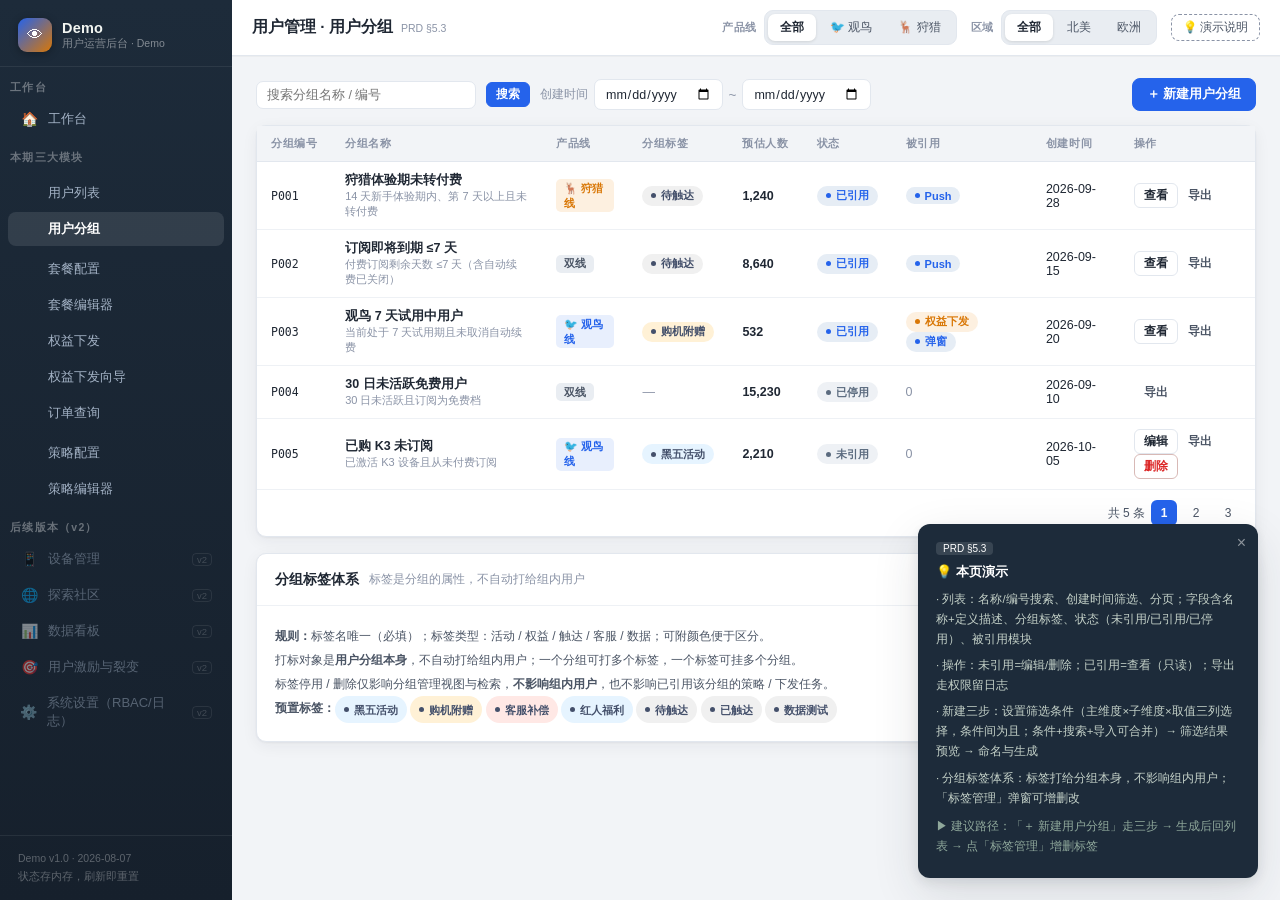
<file: audience-builder.html>
<!DOCTYPE html>
<html lang="zh-CN">
<head>
<meta charset="UTF-8">
<title>用户分组 · Demo 运营后台</title>
<style>
/* ============================================================
   Demo 用户运营后台 · Demo 设计系统
   美学方向：Field Station（野外工作站）—— 墨绿黑侧边栏 + 暖米白内容区
   观鸟线=森林绿 / 狩猎线=琥珀棕 / 双线中性
   技术红线：file:// 直开、零依赖、系统字体栈
   ============================================================ */

:root {
  /* 色板 */
  --bg: #f4f2ec;              /* 内容区米白 */
  --bg-deep: #edeae2;
  --panel: #ffffff;
  --sidebar: #182a22;         /* 墨绿黑 */
  --sidebar-deep: #122019;
  --sidebar-text: #a8b8ae;
  --sidebar-active: #ffffff;

  /* 品牌双色 */
  --bird: #2d6a4f;            /* 观鸟 森林绿 */
  --bird-soft: #e3eee7;
  --hunt: #a8621a;            /* 狩猎 琥珀棕 */
  --hunt-soft: #f6e9d7;

  /* 语义 */
  --ink: #23201a;             /* 主文本暖黑 */
  --ink-2: #57524a;           /* 次文本 */
  --ink-3: #8a857c;           /* 弱文本 */
  --line: #e2dfd6;            /* 边框 */
  --line-soft: #edeae2;

  /* 状态 */
  --ok: #2d6a4f;
  --warn: #b45309;
  --danger: #b3261e;
  --info: #3a5f8a;

  --radius: 10px;
  --radius-sm: 7px;
  --shadow: 0 1px 2px rgba(35,32,26,.05), 0 4px 16px rgba(35,32,26,.06);
  --shadow-lg: 0 4px 12px rgba(35,32,26,.10), 0 16px 48px rgba(35,32,26,.12);

  --font: -apple-system, BlinkMacSystemFont,  "PingFang SC",
          "Hiragino Sans GB", "Microsoft YaHei", "Segoe UI", sans-serif;
  --mono: "SF Mono", ui-monospace, Menlo, Consolas, monospace;
}

* { margin: 0; padding: 0; box-sizing: border-box; }

html, body { height: 100%; }

body {
  font-family: var(--font);
  font-size: 13.5px;
  color: var(--ink);
  background: var(--bg);
  -webkit-font-smoothing: antialiased;
}

/* ============ 布局骨架 ============ */
.layout { display: flex; min-height: 100vh; }

.sidebar {
  width: 232px; flex-shrink: 0;
  background: linear-gradient(180deg, var(--sidebar) 0%, var(--sidebar-deep) 100%);
  color: var(--sidebar-text);
  display: flex; flex-direction: column;
  position: sticky; top: 0; height: 100vh; overflow-y: auto;
}

.sidebar-brand {
  display: flex; align-items: center; gap: 10px;
  padding: 18px 18px 14px;
  border-bottom: 1px solid rgba(255,255,255,.07);
}

.brand-mark {
  width: 34px; height: 34px; border-radius: 9px;
  background: linear-gradient(135deg, var(--bird), var(--hunt));
  display: flex; align-items: center; justify-content: center;
  font-size: 16px; color: #fff;
  box-shadow: 0 2px 8px rgba(0,0,0,.3);
}

.brand-name { color: #f2f5f1; font-size: 14.5px; font-weight: 700; letter-spacing: .2px; }
.brand-sub { font-size: 10.5px; color: rgba(255,255,255,.45); margin-top: 1px; }

.nav-group { padding: 14px 10px 6px; font-size: 10.5px; letter-spacing: .12em; color: rgba(255,255,255,.35); font-weight: 600; }

.nav-item {
  display: flex; align-items: center; gap: 10px;
  padding: 8px 12px; margin: 1px 8px;
  border-radius: 8px; cursor: pointer;
  font-size: 13px; color: var(--sidebar-text);
  text-decoration: none; transition: background .15s, color .15s;
}
.nav-item:hover { background: rgba(255,255,255,.06); color: #d6e0d8; }
.nav-item.active { background: rgba(255,255,255,.10); color: var(--sidebar-active); font-weight: 600; }
.nav-item.v2 { opacity: .45; cursor: not-allowed; }
.nav-item.v2:hover { background: transparent; color: var(--sidebar-text); }
.nav-item .badge-v2 { margin-left: auto; font-size: 9.5px; color: rgba(255,255,255,.4); border: 1px solid rgba(255,255,255,.18); border-radius: 4px; padding: 0 4px; }
.nav-icon { width: 18px; text-align: center; font-size: 14px; }

.sidebar-foot {
  margin-top: auto; padding: 14px 18px;
  font-size: 10.5px; color: rgba(255,255,255,.3);
  border-top: 1px solid rgba(255,255,255,.07);
  line-height: 1.7;
}

/* 主区 */
.main { flex: 1; min-width: 0; display: flex; flex-direction: column; }

.topbar {
  height: 56px; background: var(--panel);
  border-bottom: 1px solid var(--line);
  display: flex; align-items: center; gap: 14px;
  padding: 0 20px; position: sticky; top: 0; z-index: 40;
  box-shadow: 0 1px 0 rgba(35,32,26,.03);
}

.page-title { font-size: 15.5px; font-weight: 700; margin-right: auto; white-space: nowrap; }
.page-title .prd-ref { font-size: 10.5px; color: var(--ink-3); font-weight: 400; margin-left: 8px; }

.content { padding: 22px 24px 48px; max-width: 1440px; width: 100%; margin: 0 auto; }

/* ============ 顶部切换器 ============ */
.seg {
  display: inline-flex; background: var(--bg-deep);
  border: 1px solid var(--line); border-radius: 9px; padding: 3px; gap: 2px;
}
.seg button {
  border: 0; background: transparent; cursor: pointer;
  font-size: 12px; padding: 5px 12px; border-radius: 7px;
  color: var(--ink-2); font-family: var(--font); transition: all .15s;
}
.seg button:hover { color: var(--ink); }
.seg button.on { background: var(--panel); color: var(--ink); font-weight: 600; box-shadow: 0 1px 3px rgba(35,32,26,.12); }

/* 产品线专用分段控件 */
.seg-pl button.on[data-pl="bird"] { background: var(--bird); color: #fff; }
.seg-pl button.on[data-pl="hunt"] { background: var(--hunt); color: #fff; }

/* 角色切换器 */
.role-switch {
  display: flex; align-items: center; gap: 8px;
  font-size: 12px; color: var(--ink-2);
}
.role-switch .seg button.on { background: var(--sidebar); color: #fff; }

/* 演示说明按钮 */
.demo-btn {
  border: 1px dashed var(--ink-3); background: transparent; color: var(--ink-2);
  font-size: 11.5px; padding: 5px 11px; border-radius: 8px; cursor: pointer;
  font-family: var(--font); transition: all .15s;
}
.demo-btn:hover { border-color: var(--ink); color: var(--ink); }

/* 切换器标签 */
.switch-label { font-size: 10.5px; color: var(--ink-3); font-weight: 600; letter-spacing: .06em; }

.topbar-seg { display: flex; align-items: center; gap: 7px; }

/* ============ 卡片与布局 ============ */
.card {
  background: var(--panel); border: 1px solid var(--line);
  border-radius: var(--radius); box-shadow: var(--shadow);
  margin-bottom: 16px;
}
.card-head {
  display: flex; align-items: center; gap: 10px;
  padding: 13px 18px; border-bottom: 1px solid var(--line-soft);
}
.card-head h3 { font-size: 13.5px; font-weight: 700; }
.card-head .desc { font-size: 11.5px; color: var(--ink-3); }
.card-body { padding: 18px; }

/* ============ 筛选栏 ============ */
.filter-bar {
  display: flex; flex-wrap: wrap; gap: 10px 14px; align-items: center;
  background: var(--panel); border: 1px solid var(--line);
  border-radius: var(--radius); padding: 12px 16px; margin-bottom: 16px;
  box-shadow: var(--shadow);
}
.filter-item { display: flex; align-items: center; gap: 6px; }
.filter-item label { font-size: 11.5px; color: var(--ink-3); white-space: nowrap; }
.filter-divider { width: 1px; height: 24px; background: var(--line); }

/* ============ 表单控件 ============ */
input[type="text"], input[type="number"], input[type="date"], input[type="email"], input[type="search"], select, textarea {
  font-family: var(--font); font-size: 12.5px; color: var(--ink);
  border: 1px solid var(--line); border-radius: 7px;
  padding: 6px 10px; background: #fff; outline: none;
  transition: border-color .15s, box-shadow .15s;
}
input:focus, select:focus, textarea:focus { border-color: var(--ink-2); box-shadow: 0 0 0 3px rgba(35,32,26,.06); }
select { cursor: pointer; }
textarea { resize: vertical; line-height: 1.6; }

.checkbox-line { display: flex; align-items: center; gap: 6px; font-size: 12.5px; color: var(--ink-2); cursor: pointer; }
.checkbox-line input { accent-color: var(--bird); width: 14px; height: 14px; cursor: pointer; }

/* ============ 按钮 ============ */
.btn {
  display: inline-flex; align-items: center; gap: 6px;
  border: 1px solid var(--line); background: var(--panel);
  color: var(--ink); font-size: 12.5px; font-weight: 600;
  padding: 7px 14px; border-radius: 8px; cursor: pointer;
  font-family: var(--font); transition: all .15s;
}
.btn:hover { border-color: var(--ink-2); background: var(--bg); }
.btn:active { transform: translateY(1px); }
.btn-primary { background: var(--bird); border-color: var(--bird); color: #fff; }
.btn-primary:hover { background: #245741; border-color: #245741; }
.btn-hunt { background: var(--hunt); border-color: var(--hunt); color: #fff; }
.btn-hunt:hover { background: #8f5414; border-color: #8f5414; }
.btn-danger { background: #fff; border-color: #d8b9b6; color: var(--danger); }
.btn-danger:hover { border-color: var(--danger); background: #fdf1f0; }
.btn-ghost { background: transparent; border-color: transparent; color: var(--ink-2); }
.btn-ghost:hover { background: var(--bg); color: var(--ink); }
.btn-sm { padding: 4px 9px; font-size: 11.5px; border-radius: 6px; }
.btn:disabled { opacity: .45; cursor: not-allowed; }

/* ============ 表格 ============ */
.table-wrap { overflow-x: auto; border-radius: 0 0 var(--radius) var(--radius); }
table.table { width: 100%; border-collapse: collapse; font-size: 12.5px; }
.table th {
  text-align: left; font-size: 11px; font-weight: 600; letter-spacing: .05em;
  color: var(--ink-3); text-transform: uppercase;
  padding: 10px 14px; border-bottom: 1px solid var(--line);
  background: var(--bg); white-space: nowrap;
}
.table td {
  padding: 10px 14px; border-bottom: 1px solid var(--line-soft);
  color: var(--ink); vertical-align: middle;
}
.table tbody tr:last-child td { border-bottom: 0; }
.table tbody tr { transition: background .12s; }
.table tbody tr:hover { background: #faf8f3; }
.table td.mono, .table .mono { font-family: var(--mono); font-size: 11.5px; }
.table .num { font-variant-numeric: tabular-nums; }
.table .empty { text-align: center; color: var(--ink-3); padding: 40px 0; font-size: 12.5px; }

/* ============ 徽章 ============ */
.badge {
  display: inline-flex; align-items: center; gap: 5px;
  font-size: 11px; font-weight: 600; padding: 2.5px 9px; border-radius: 20px;
  white-space: nowrap;
}
.badge::before { content: ""; width: 5px; height: 5px; border-radius: 50%; background: currentColor; }
.badge-gray { background: #f0eee8; color: #6b665d; }
.badge-blue { background: #e6edf5; color: var(--info); }
.badge-green { background: var(--bird-soft); color: var(--bird); }
.badge-orange { background: var(--hunt-soft); color: var(--hunt); }
.badge-red { background: #fbeae8; color: var(--danger); }
.badge-pl { background: var(--bird-soft); color: var(--bird); }
.badge-pl.hunt { background: var(--hunt-soft); color: var(--hunt); }
.badge-pl.both { background: #e9e6df; color: #57524a; }

/* 产品线标签（列表内） */
.pl-tag {
  display: inline-flex; align-items: center; gap: 5px;
  font-size: 11px; padding: 1.5px 8px; border-radius: 5px; font-weight: 600;
}
.pl-tag.bird { background: var(--bird-soft); color: var(--bird); }
.pl-tag.hunt { background: var(--hunt-soft); color: var(--hunt); }
.pl-tag.both { background: #e9e6df; color: #57524a; }

/* ============ 分页 ============ */
.pager {
  display: flex; align-items: center; gap: 6px; justify-content: flex-end;
  padding: 10px 14px; border-top: 1px solid var(--line-soft);
  font-size: 12px; color: var(--ink-2);
}
.pager .page { width: 26px; height: 26px; display: flex; align-items: center; justify-content: center; border-radius: 6px; cursor: pointer; border: 1px solid transparent; }
.pager .page:hover { border-color: var(--line); }
.pager .page.on { background: var(--bird); color: #fff; font-weight: 600; }

/* ============ 步骤条 ============ */
.steps { display: flex; align-items: center; margin: 0 0 22px; }
.step { display: flex; align-items: center; gap: 9px; }
.step-dot {
  width: 26px; height: 26px; border-radius: 50%;
  display: flex; align-items: center; justify-content: center;
  font-size: 12px; font-weight: 700;
  background: var(--bg-deep); color: var(--ink-3); border: 1.5px solid var(--line);
  transition: all .2s;
}
.step-label { font-size: 12px; color: var(--ink-3); font-weight: 600; }
.step.on .step-dot { background: var(--bird); border-color: var(--bird); color: #fff; }
.step.on .step-label { color: var(--ink); }
.step.done .step-dot { background: var(--bird-soft); border-color: var(--bird); color: var(--bird); }
.step.done .step-label { color: var(--ink-2); }
.step-line { flex: 1; height: 1.5px; background: var(--line); margin: 0 14px; min-width: 24px; }
.step-line.done { background: var(--bird); }

/* ============ Tabs ============ */
.tabs { display: flex; gap: 2px; border-bottom: 1.5px solid var(--line); margin-bottom: 18px; }
.tab {
  padding: 9px 16px; font-size: 12.5px; color: var(--ink-2); cursor: pointer;
  border-bottom: 2.5px solid transparent; margin-bottom: -1.5px; font-weight: 600;
  transition: color .15s;
}
.tab:hover { color: var(--ink); }
.tab.on { color: var(--bird); border-bottom-color: var(--bird); }
.tab .hint { font-size: 10px; color: var(--ink-3); font-weight: 400; margin-left: 4px; }

/* ============ 弹窗 ============ */
.modal-mask {
  position: fixed; inset: 0; background: rgba(20,16,10,.45);
  display: flex; align-items: center; justify-content: center; z-index: 100;
  animation: fadeIn .15s ease-out;
}
.modal {
  background: var(--panel); border-radius: 14px; box-shadow: var(--shadow-lg);
  width: 520px; max-width: 92vw; max-height: 86vh; overflow-y: auto;
  animation: popIn .18s cubic-bezier(.2,.9,.3,1.2);
}
.modal-head { padding: 16px 20px 12px; border-bottom: 1px solid var(--line-soft); font-weight: 700; font-size: 14px; display: flex; align-items: center; }
.modal-head .close { margin-left: auto; cursor: pointer; color: var(--ink-3); font-size: 18px; background: none; border: 0; }
.modal-body { padding: 18px 20px; }
.modal-foot { padding: 13px 20px; border-top: 1px solid var(--line-soft); display: flex; justify-content: flex-end; gap: 10px; }

/* ============ Toast ============ */
#toast-root { position: fixed; top: 70px; right: 20px; z-index: 200; display: flex; flex-direction: column; gap: 8px; }
.toast {
  background: var(--sidebar); color: #eef3ee; font-size: 12.5px;
  padding: 11px 16px; border-radius: 9px; box-shadow: var(--shadow-lg);
  display: flex; align-items: center; gap: 9px; animation: slideIn .25s ease-out;
  max-width: 380px;
}
.toast.ok { border-left: 3px solid #4f9d77; }
.toast.warn { border-left: 3px solid #d9933a; }
.toast.err { border-left: 3px solid #e05c53; }

/* ============ 审批面板 ============ */
.approval-panel {
  background: var(--panel); border: 1px solid var(--line); border-radius: var(--radius);
  box-shadow: var(--shadow); margin-bottom: 16px; overflow: hidden;
}
.approval-panel .ap-head {
  display: flex; align-items: center; gap: 10px;
  padding: 12px 18px; background: var(--sidebar); color: #eef3ee;
  font-size: 12.5px; font-weight: 600;
}
.approval-panel .ap-item {
  display: flex; align-items: center; gap: 12px;
  padding: 12px 18px; border-bottom: 1px solid var(--line-soft); font-size: 12.5px;
}
.approval-panel .ap-item:last-child { border-bottom: 0; }
.ap-action { margin-left: auto; display: flex; gap: 8px; }

/* ============ 编辑器分区 ============ */
.form-section { margin-bottom: 22px; }
.form-section > h4 {
  font-size: 12px; font-weight: 700; letter-spacing: .04em;
  color: var(--ink-2); margin-bottom: 12px;
  display: flex; align-items: center; gap: 8px;
}
.form-section > h4::after { content: ""; flex: 1; height: 1px; background: var(--line); }
.form-grid { display: grid; grid-template-columns: repeat(auto-fill, minmax(230px, 1fr)); gap: 14px 18px; }
.form-field { display: flex; flex-direction: column; gap: 5px; }
.form-field > label { font-size: 11.5px; color: var(--ink-3); font-weight: 600; }
.form-field .req { color: var(--danger); margin-left: 2px; }
.form-field .help { font-size: 10.5px; color: var(--ink-3); line-height: 1.5; }
.form-field input, .form-field select, .form-field textarea { width: 100%; }

/* 多语言 Tab 小控件 */
.lang-tabs { display: flex; gap: 4px; margin-bottom: 8px; }
.lang-tab {
  font-size: 11px; padding: 3px 10px; border-radius: 6px; cursor: pointer;
  border: 1px solid var(--line); background: var(--panel); color: var(--ink-2); font-weight: 600;
}
.lang-tab.on { background: var(--sidebar); border-color: var(--sidebar); color: #fff; }
.lang-fallback { font-size: 10.5px; color: var(--ink-3); }

/* ============ 条件树（人群包编辑器） ============ */
.cond-group {
  border: 1.5px solid var(--line); border-radius: var(--radius);
  margin-bottom: 12px; overflow: hidden;
}
.cond-group .cg-head {
  display: flex; align-items: center; gap: 8px;
  background: var(--bg); padding: 8px 14px; font-size: 12px; font-weight: 700;
  border-bottom: 1px solid var(--line-soft);
}
.cond-group .cg-body { padding: 12px 14px; display: flex; flex-direction: column; gap: 9px; }
.cond-row { display: flex; align-items: center; gap: 8px; flex-wrap: wrap; }
.cond-row select, .cond-row input { padding: 5px 9px; }
.cond-ops { display: flex; gap: 6px; align-items: center; font-size: 11.5px; color: var(--ink-2); }

/* ============ 统计卡 ============ */
.stat-row { display: grid; grid-template-columns: repeat(auto-fit, minmax(180px, 1fr)); gap: 14px; margin-bottom: 18px; }
.stat-card {
  background: var(--panel); border: 1px solid var(--line); border-radius: var(--radius);
  padding: 14px 16px; box-shadow: var(--shadow);
}
.stat-card .sc-label { font-size: 11px; color: var(--ink-3); font-weight: 600; letter-spacing: .04em; }
.stat-card .sc-value { font-size: 24px; font-weight: 800; margin-top: 6px; font-variant-numeric: tabular-nums; letter-spacing: -.02em; }
.stat-card .sc-value small { font-size: 12px; font-weight: 600; color: var(--ink-3); }
.stat-card .sc-delta { font-size: 11px; margin-top: 4px; }
.stat-card .sc-delta.up { color: var(--ok); }
.stat-card .sc-delta.down { color: var(--danger); }

/* ============ 设备卡片（狩猎线画像） ============ */
.device-card {
  border: 1px solid var(--line); border-radius: var(--radius); padding: 12px 14px;
  display: flex; flex-direction: column; gap: 7px; background: #fdfcf9;
}
.device-card .dc-head { display: flex; align-items: center; gap: 8px; font-weight: 700; font-size: 12.5px; }
.device-card .dc-row { display: flex; justify-content: space-between; font-size: 12px; color: var(--ink-2); }
.device-card .dc-row b { color: var(--ink); font-weight: 600; }

/* ============ 渠道卡片 ============ */
.channel-grid { display: grid; grid-template-columns: repeat(auto-fit, minmax(300px, 1fr)); gap: 16px; }
.channel-card { border: 1px solid var(--line); border-radius: var(--radius); background: var(--panel); box-shadow: var(--shadow); overflow: hidden; }
.channel-card .cc-head {
  padding: 12px 16px; font-weight: 700; font-size: 13px;
  display: flex; align-items: center; gap: 9px;
  border-bottom: 1px solid var(--line-soft);
}
.channel-card .cc-body { padding: 14px 16px; display: flex; flex-direction: column; gap: 11px; }

/* ============ 演示说明浮层 ============ */
.demo-pop {
  position: fixed; right: 22px; bottom: 22px; width: 340px; z-index: 150;
  background: var(--sidebar); color: #e8eee9; border-radius: 12px;
  box-shadow: var(--shadow-lg); padding: 16px 18px; animation: slideUp .25s ease-out;
}
.demo-pop h4 { font-size: 13px; font-weight: 700; margin-bottom: 8px; color: #fff; display: flex; align-items: center; gap: 8px; }
.demo-pop p { font-size: 11.5px; line-height: 1.75; color: #c4d1c8; margin-bottom: 6px; }
.demo-pop .demo-close { position: absolute; top: 10px; right: 12px; color: rgba(255,255,255,.5); cursor: pointer; background: none; border: 0; font-size: 16px; }
.demo-pop .prd-tag { display: inline-block; font-size: 10px; background: rgba(255,255,255,.12); border-radius: 4px; padding: 1px 7px; margin-bottom: 8px; color: #fff; }

/* ============ 信息条 ============ */
.notice {
  display: flex; gap: 9px; align-items: flex-start;
  background: #eef2ee; border: 1px solid #d5e0d8; color: var(--ink-2);
  border-radius: 8px; padding: 10px 14px; font-size: 12px; line-height: 1.65;
  margin-bottom: 16px;
}
.notice.warn { background: var(--hunt-soft); border-color: #ecd9bd; }
.notice.red { background: #fbeae8; border-color: #e8c8c4; }
.notice .ni { flex-shrink: 0; }

/* ============ 空态 ============ */
.empty-state { text-align: center; padding: 60px 20px; color: var(--ink-3); }
.empty-state .es-icon { font-size: 38px; margin-bottom: 12px; opacity: .5; }
.empty-state p { font-size: 13px; }

/* ============ 动画 ============ */
@keyframes fadeIn { from { opacity: 0; } to { opacity: 1; } }
@keyframes popIn { from { opacity: 0; transform: scale(.96); } to { opacity: 1; transform: scale(1); } }
@keyframes slideIn { from { opacity: 0; transform: translateX(16px); } to { opacity: 1; transform: translateX(0); } }
@keyframes slideUp { from { opacity: 0; transform: translateY(14px); } to { opacity: 1; transform: translateY(0); } }
@keyframes pulse { 0%,100% { opacity: 1; } 50% { opacity: .45; } }
.pulse { animation: pulse 1.6s ease-in-out infinite; }

/* 页面进入动画 */
.content { animation: fadeIn .25s ease-out; }

/* ============ 滚动条 ============ */
::-webkit-scrollbar { width: 9px; height: 9px; }
::-webkit-scrollbar-thumb { background: #cfcbc2; border-radius: 5px; border: 2px solid var(--bg); }
::-webkit-scrollbar-track { background: transparent; }
.sidebar::-webkit-scrollbar-thumb { background: rgba(255,255,255,.14); border: 2px solid var(--sidebar); }

/* ============ 响应式（评审主为桌面，仅兜底） ============ */
@media (max-width: 1100px) {
  .topbar { flex-wrap: wrap; height: auto; padding: 10px 16px; gap: 8px; }
  .page-title { margin-right: 0; width: 100%; }
  .content { padding: 16px; }
}

</style>
<style>
/* ============================================================
   Demo 用户运营后台 · 通用后台风格（蓝白）配色试点
   试点范围：用户列表（users-list）+ 用户画像（user-detail）
   实现方式：覆盖 common.css 的 CSS 变量 + 少量硬编码色
   效果确认后再决定是否全站推广
   ============================================================ */

:root {
  /* 色板 */
  --bg: #f2f4f7;              /* 内容区蓝灰白 */
  --bg-deep: #e9edf2;
  --panel: #ffffff;
  --sidebar: #1d2b3a;         /* 深蓝灰 */
  --sidebar-deep: #16202c;
  --sidebar-text: #a3b2c5;
  --sidebar-active: #ffffff;

  /* 品牌双色（通用后台以主蓝为主） */
  --bird: #2563eb;            /* 主蓝 */
  --bird-soft: #e8effd;
  --hunt: #d97706;            /* 琥珀橙 */
  --hunt-soft: #fdf0e0;

  /* 语义 */
  --ink: #1f2733;             /* 主文本冷黑 */
  --ink-2: #4b5565;
  --ink-3: #8a93a6;
  --line: #e2e7ee;
  --line-soft: #eef1f5;

  /* 状态 */
  --ok: #16a34a;
  --warn: #d97706;
  --danger: #dc2626;
  --info: #2563eb;

  --shadow: 0 1px 2px rgba(31,39,51,.05), 0 4px 16px rgba(31,39,51,.06);
  --shadow-lg: 0 4px 12px rgba(31,39,51,.10), 0 16px 48px rgba(31,39,51,.12);
}

/* 硬编码色覆盖（common.css 未走变量的部分） */
.btn-primary:hover { background: #1d4ed8; border-color: #1d4ed8; }
.btn-hunt:hover { background: #b45309; border-color: #b45309; }
.table tbody tr:hover { background: #f5f7fb; }
.badge-gray { background: #eef1f5; color: #5b6b7f; }
.badge-pl.both, .pl-tag.both { background: #e9edf2; color: #4b5565; }
.toast.ok { border-left-color: #22c55e; }
.toast.warn { border-left-color: #f59e0b; }
.toast.err { border-left-color: #ef4444; }
::-webkit-scrollbar-thumb { background: #c3cad6; border-color: var(--bg); }

</style>
<style>
/* 三列选择器（主维度/子维度/取值）—— 参考 demo-admin 分组编辑器样式 */
.dim-picker { display: flex; gap: 10px; align-items: stretch; }
.dim-col { flex: 1; min-width: 0; border: 1px solid var(--line); border-radius: 8px; overflow: hidden; background: var(--panel); }
.dim-col .dc-title { font-size: 11px; font-weight: 700; color: var(--ink-3); letter-spacing: .05em; padding: 7px 12px; background: var(--bg); border-bottom: 1px solid var(--line-soft); }
.dim-col .dc-list { max-height: 260px; overflow-y: auto; padding: 4px; }
.dim-opt { display: flex; align-items: center; gap: 8px; padding: 6px 10px; border-radius: 6px; font-size: 12px; cursor: pointer; color: var(--ink-2); }
.dim-opt:hover { background: var(--bg); }
.dim-opt.on { background: var(--bird-soft); color: var(--bird); font-weight: 600; }
.dim-opt.on.hunt { background: var(--hunt-soft); color: var(--hunt); }
.dim-opt small { color: var(--ink-3); font-weight: 400; margin-left: auto; font-size: 10px; }
.cond-chip { display: inline-flex; align-items: center; gap: 5px; background: var(--bg); border: 1px solid var(--line); border-radius: 6px; padding: 2px 8px; font-size: 11px; color: var(--ink-2); margin: 2px 4px 2px 0; }
.cond-chip .x { cursor: pointer; color: var(--ink-3); font-weight: 700; }
.cond-chip .x:hover { color: var(--danger); }
.preview-bar { display: flex; align-items: center; gap: 14px; flex-wrap: wrap; background: var(--panel); border: 1px solid var(--line); border-radius: var(--radius); padding: 12px 16px; margin-bottom: 14px; box-shadow: var(--shadow); }
.preview-count { font-size: 13px; }
.preview-count b { font-size: 18px; color: var(--bird); font-variant-numeric: tabular-nums; }
.seg-tag { display: inline-flex; align-items: center; font-size: 10.5px; font-weight: 600; padding: 1.5px 8px; border-radius: 4px; margin-right: 4px; white-space: nowrap; }
</style>
</head>
<body>
<script>
/* ============================================================
   Demo 用户运营后台 · Demo mock 数据
   值严格对齐背景文档 §5（套餐价格/权益量）
   技术红线：普通全局变量，不 fetch、不 module
   ============================================================ */
window.PLData = {
  version: '2026-08-07',

  /* ---------- 产品线 ---------- */
  productLines: [
    { key: 'bird', name: '观鸟线', model: 'K3' },
    { key: 'hunt', name: '狩猎线', model: 'TL300' },
  ],

  /* ---------- 套餐（两线全量；状态机：草稿/待上架/已上架；refPack=定向可见引用分组；schedule=上架方式） ---------- */
  plans: {
    bird: [
      { id: 'BP01', name: { en: 'Bird Plan 1', zh: '观鸟套餐1' }, tier: '观鸟套餐1', price: null, annual: null, perks: ['基础功能（演示数据）'], status: '已上架', schedule: '立即' },
      { id: 'BP02', name: { en: 'Bird Plan 2', zh: '观鸟套餐2' }, tier: '观鸟套餐2', price: 1.11, annual: 11.11, perks: ['标准权益组合（演示数据）'], status: '已上架', schedule: '立即' },
      { id: 'BP03', name: { en: 'Bird Plan 3', zh: '观鸟套餐3' }, tier: '观鸟套餐3', price: 2.22, annual: 22.22, perks: ['高配权益组合（演示数据）'], status: '已上架', schedule: '立即' },
      { id: 'BP04', name: { en: 'Bird Plan 3 Early', zh: '观鸟套餐3早鸟版' }, tier: '观鸟套餐3', price: 2.00, annual: 20.00, perks: ['同观鸟套餐3权益（演示数据）'], status: '草稿', schedule: '定时', refPack: 'P003' },
    ],
    hunt: [
      { id: 'HP01', name: { en: 'Hunt Plan 1', zh: '狩猎套餐1' }, tier: '狩猎套餐1', price: 3.33, renewPrice: 2.22, annual: 33.33, annualSale: 22.22, perks: ['标准权益组合（演示数据）'], status: '已上架', schedule: '立即' },
      { id: 'HP02', name: { en: 'Hunt Plan 2', zh: '狩猎套餐2' }, tier: '狩猎套餐2', price: 4.44, renewPrice: 3.33, annual: 44.44, annualSale: 33.33, perks: ['标准权益组合（演示数据）'], status: '已上架', schedule: '立即' },
      { id: 'HP03', name: { en: 'Hunt Plan 3', zh: '狩猎套餐3' }, tier: '狩猎套餐3', price: 5.55, renewPrice: 4.44, annual: 55.55, annualSale: 44.44, perks: ['高配权益组合（演示数据）'], status: '已上架', schedule: '立即' },
      /* 限定套餐（仅狩猎） */
      { id: 'HP10', name: { en: 'Hunt Plan 1 Special', zh: '狩猎套餐1特惠' }, tier: '狩猎套餐1', price: 2.00, annual: 20.00, limited: true, campaign: '限时活动', window: '2026-11-21 ~ 2026-12-02', perks: ['同狩猎套餐1权益（演示数据）'], status: '待上架', schedule: '定时', refPack: 'P001' },
      { id: 'HP11', name: { en: 'Hunt Plan 2 Special', zh: '狩猎套餐2特惠' }, tier: '狩猎套餐2', price: 3.00, annual: 30.00, limited: true, campaign: '限时活动', window: '2026-11-21 ~ 2026-12-02', perks: ['同狩猎套餐2权益（演示数据）'], status: '待上架', schedule: '定时' },
      { id: 'HP12', name: { en: 'Hunt Plan 3 Special', zh: '狩猎套餐3特惠' }, tier: '狩猎套餐3', price: 4.00, annual: 40.00, limited: true, campaign: '限时活动', window: '2026-11-21 ~ 2026-12-02', perks: ['同狩猎套餐3权益（演示数据）'], status: '待上架', schedule: '定时' },
      { id: 'HP13', name: { en: 'Seasonal Plan A', zh: '限定套餐A（季卡）' }, tier: '限定套餐A', price: 6.66, duration: '6 个月', limited: true, campaign: '限时活动', window: '2026-10-15 ~ 2027-03-31', perks: ['限时权益组合（演示数据）'], status: '待上架', schedule: '定时', refPack: 'P002' },
      { id: 'HP14', name: { en: 'Seasonal Plan B', zh: '限定套餐B（季卡）' }, tier: '限定套餐B', price: 8.88, duration: '6 个月', limited: true, campaign: '限时活动', window: '2026-10-15 ~ 2027-03-31', perks: ['限时高配权益组合（演示数据）'], status: '草稿', schedule: '定时' },
    ],
    /* AI权益包（狩猎独立 AI 权益） */
    aiButler: { price: 0.99, annual: 8.99, desc: 'AI 增值权益（演示数据）' },
    /* 加油包 */
    booster: {
      bird: [
        { id: 'BB01', name: '存储权益包', price: 0.99, unit: '/月', desc: '存储空间增值（演示数据）' },
        { id: 'BB02', name: '设备权益包', price: 0.99, unit: '/月/台', desc: '设备数量增值（演示数据）' },
        { id: 'BB03', name: 'AI调用包', price: 0.99, unit: '/月', desc: 'AI 调用次数增值（演示数据）' },
      ],
      hunt: [
        { id: 'HB01', name: '影像权益包', price: 0.99, unit: '/100 张', desc: '账号内共享（演示数据）', ownership: '账号级' },
        { id: 'HB02', name: 'AI调用包', price: 0.99, unit: '/300 次', desc: 'AI 调用补充（演示数据）' },
      ],
    },
  },

  /* ---------- 用户（20 条，含观鸟典型/狩猎典型/双机用户） ----------
     注：sub = 观鸟账号级订阅（含 period/purchaseAt/gifts 队列赠送权益）
         subPerDevice = 狩猎设备级套餐（一条一设备一套餐，同一 SN 可多条=多套餐生效）
         subHistory = 历史订阅（观鸟条目 sn 为空；狩猎条目带 sn）
         accountBenefits = 账号级共享权益（观鸟加油包 & 狩猎权益包，带 pl 区分） */
  users: [
    { id: 'U1001', email: 'emma.wilson@mail.com', region: '北美', pl: 'bird', createdAt: '2026-09-12', lastActive: '2026-10-08', devices: [{ sn: 'K3-B2F7A01', model: 'K3', activated: '2026-09-12', bound: true }], sub: { tier: '观鸟套餐2', trial: '试用中（7天）', autoRenew: true, expireAt: '2026-10-20', aiRemaining: 288, storageUsed: '3.2/10GB', period: '月付', purchaseAt: '2026-10-08', gifts: [{ name: '观鸟套餐2 30 天赠送', grantedAt: '2026-10-02' }] }, subHistory: [{ pl: 'bird', model: 'K3', sn: '', tier: '观鸟套餐1', period: '—', purchasedAt: '2026-09-12' }, { pl: 'bird', model: 'K3', sn: '', tier: '观鸟套餐2', period: '月付', purchasedAt: '2026-10-08' }], accountBenefits: [{ pl: 'bird', name: 'AI调用包', price: 0.99, period: '月付', usage: '已用 12/300 次' }], tags: ['K3开卖活动'], packs: ['P003'], freeze: false },
    { id: 'U1002', email: 'daniel.ng@mail.com', region: '北美', pl: 'bird', createdAt: '2026-06-02', lastActive: '2026-10-09', devices: [{ sn: 'K3-A1C9D02', model: 'K3', activated: '2026-06-02', bound: true }, { sn: 'K3-A1C9D03', model: 'K3', activated: '2026-07-15', bound: true }, { sn: 'K3-A1C9D04', model: 'K3', activated: '2026-08-20', bound: true }], sub: { tier: '观鸟套餐3', trial: '已转正式', autoRenew: true, expireAt: '2027-06-02', aiRemaining: 620, storageUsed: '12.4/20GB', period: '年付', purchaseAt: '2026-08-02', gifts: [{ name: '观鸟套餐3 30 天赠送', grantedAt: '2026-08-01' }] }, subHistory: [{ pl: 'bird', model: 'K3', sn: '', tier: '观鸟套餐1', period: '—', purchasedAt: '2026-06-02' }, { pl: 'bird', model: 'K3', sn: '', tier: '观鸟套餐2', period: '月付', purchasedAt: '2026-07-02' }, { pl: 'bird', model: 'K3', sn: '', tier: '观鸟套餐3', period: '年付', purchasedAt: '2026-08-02' }], accountBenefits: [{ pl: 'bird', name: '存储权益包', price: 0.99, period: '月付', usage: '永久收藏 已用 4/100 格' }, { pl: 'bird', name: 'AI调用包', price: 0.99, period: '月付', usage: '已用 380/300 次' }], tags: ['高价值用户', '多设备'], packs: [], freeze: false },
    { id: 'U1003', email: 'sophie.lee@mail.com', region: '欧洲', pl: 'bird', createdAt: '2026-09-28', lastActive: '2026-10-03', devices: [{ sn: 'K3-B2F7A11', model: 'K3', activated: '2026-09-28', bound: true }], sub: { tier: '观鸟套餐1', trial: '—', autoRenew: false, expireAt: '—', aiRemaining: 12, storageUsed: '0.8/1GB', period: '—', purchaseAt: '—', gifts: [] }, subHistory: [], accountBenefits: [], tags: [], packs: ['P005'], freeze: false },
    { id: 'U1004', email: 'miguel.rodriguez@mail.com', region: '欧洲', pl: 'bird', createdAt: '2026-08-14', lastActive: '2026-10-06', devices: [{ sn: 'K3-C3E5B21', model: 'K3', activated: '2026-08-14', bound: true }], sub: { tier: '观鸟套餐2', trial: '已取消自动续费', autoRenew: false, expireAt: '2026-11-14', aiRemaining: 45, storageUsed: '8.9/10GB', period: '月付', purchaseAt: '2026-09-14', gifts: [] }, subHistory: [{ pl: 'bird', model: 'K3', sn: '', tier: '观鸟套餐1', period: '—', purchasedAt: '2026-08-14' }, { pl: 'bird', model: 'K3', sn: '', tier: '观鸟套餐2', period: '月付', purchasedAt: '2026-09-14' }], accountBenefits: [{ pl: 'bird', name: 'AI调用包', price: 0.99, period: '月付', usage: '已用 255/300 次' }], tags: ['流失风险'], packs: ['P002'], freeze: false },
    { id: 'U1005', email: 'hannah.kim@mail.com', region: '北美', pl: 'bird', createdAt: '2026-07-01', lastActive: '2026-10-09', devices: [{ sn: 'K3-D2F8C33', model: 'K3', activated: '2026-07-01', bound: true }], sub: { tier: '观鸟套餐2', trial: '已转正式', autoRenew: true, expireAt: '2027-07-01', aiRemaining: 45, storageUsed: '6.1/10GB', period: '月付', purchaseAt: '2026-08-01', gifts: [] }, subHistory: [{ pl: 'bird', model: 'K3', sn: '', tier: '观鸟套餐1', period: '—', purchasedAt: '2026-07-01' }, { pl: 'bird', model: 'K3', sn: '', tier: '观鸟套餐2', period: '月付', purchasedAt: '2026-08-01' }], accountBenefits: [], tags: [], packs: [], freeze: false },
    { id: 'U2001', email: 'jack.taylor@mail.com', region: '北美', pl: 'hunt', createdAt: '2026-09-30', lastActive: '2026-10-09', devices: [{ sn: 'TL300-00A1F1', model: 'TL300', activated: '2026-09-30', bound: true }], subPerDevice: [{ sn: 'TL300-00A1F1', tier: '狩猎套餐2', expStatus: '体验中（第10天）', expireAt: '2026-10-14', period: '体验期', purchaseAt: '—', gifts: [] }], subHistory: [], accountBenefits: [{ pl: 'hunt', name: 'AI调用包', price: 0.99, period: '月付', usage: '剩余 282/300 次' }], hdRemaining: 2, aiDialog: 18, limitedPurchases: [], tags: ['体验期'], packs: ['P001'], freeze: false },
    { id: 'U2002', email: 'luke.morgan@mail.com', region: '北美', pl: 'hunt', createdAt: '2026-08-08', lastActive: '2026-10-09', devices: [{ sn: 'TL300-00B2G2', model: 'TL300', activated: '2026-08-08', bound: true }], subPerDevice: [{ sn: 'TL300-00B2G2', tier: '狩猎套餐3', expStatus: '已转付费', expireAt: '2027-08-08', period: '年付', purchaseAt: '2026-08-08', gifts: [] }], subHistory: [{ pl: 'hunt', model: 'TL300', sn: 'TL300-00B2G2', tier: '狩猎套餐1（体验）', period: '体验期', purchasedAt: '2026-08-08' }, { pl: 'hunt', model: 'TL300', sn: 'TL300-00B2G2', tier: '狩猎套餐3', period: '年付', purchasedAt: '2026-08-08' }], accountBenefits: [{ pl: 'hunt', name: '影像权益包', price: 0.99, period: '单次（100 张）', usage: 'HD 剩余 62/100 张' }, { pl: 'hunt', name: 'AI调用包', price: 0.99, period: '月付', usage: '剩余 40/300 次' }], hdRemaining: 21, aiDialog: 260, limitedPurchases: [], tags: [], packs: [], freeze: false },
    { id: 'U2003', email: 'olivia.brown@mail.com', region: '欧洲', pl: 'hunt', createdAt: '2026-09-20', lastActive: '2026-10-05', devices: [{ sn: 'TL300-00C3H3', model: 'TL300', activated: '2026-09-20', bound: true }], subPerDevice: [{ sn: 'TL300-00C3H3', tier: '狩猎套餐1', expStatus: '体验已过期未付费', expireAt: '2026-10-04', period: '体验期', purchaseAt: '—', gifts: [] }], subHistory: [], accountBenefits: [], hdRemaining: 0, aiDialog: 0, limitedPurchases: [], tags: ['体验过期'], packs: ['P001'], freeze: false },
    { id: 'U2004', email: 'tyler.james@mail.com', region: '北美', pl: 'hunt', createdAt: '2026-07-19', lastActive: '2026-10-08', devices: [{ sn: 'TL300-00D4J4', model: 'TL300', activated: '2026-07-19', bound: true }], subPerDevice: [{ sn: 'TL300-00D4J4', tier: '狩猎套餐3', expStatus: '已转付费', expireAt: '2027-04-18', period: '年付', purchaseAt: '2026-07-19', gifts: [] }, { sn: 'TL300-00D4J4', tier: '限定套餐A（季卡）', expStatus: '已转付费', expireAt: '2027-04-17', period: '季卡', purchaseAt: '2026-10-18', gifts: [] }], subHistory: [{ pl: 'hunt', model: 'TL300', sn: 'TL300-00D4J4', tier: '狩猎套餐1（体验）', period: '体验期', purchasedAt: '2026-07-19' }, { pl: 'hunt', model: 'TL300', sn: 'TL300-00D4J4', tier: '狩猎套餐3', period: '年付', purchasedAt: '2026-07-19' }], accountBenefits: [{ pl: 'hunt', name: '影像权益包', price: 0.99, period: '单次（100 张）', usage: 'HD 剩余 8/100 张' }, { pl: 'hunt', name: 'AI调用包', price: 0.99, period: '月付', usage: '剩余 150/300 次' }], hdRemaining: 14, aiDialog: 150, limitedPurchases: [{ name: '限定套餐A（季卡）', price: 6.66, boughtAt: '2026-10-18', valid: '6 个月' }], tags: ['限定套餐用户'], packs: [], freeze: false },
    { id: 'U2005', email: 'isaac.hughes@mail.com', region: '欧洲', pl: 'hunt', createdAt: '2026-08-25', lastActive: '2026-10-07', devices: [{ sn: 'TL300-00E5K5', model: 'TL300', activated: '2026-08-25', bound: true }, { sn: 'TL300-00E5K6', model: 'TL300', activated: '2026-09-30', bound: true }], subPerDevice: [{ sn: 'TL300-00E5K5', tier: '狩猎套餐1', expStatus: '已转付费', expireAt: '2027-08-25', period: '年付', purchaseAt: '2026-08-25', gifts: [] }, { sn: 'TL300-00E5K6', tier: '—', expStatus: '体验中（第9天）', expireAt: '2026-10-14', period: '体验期', purchaseAt: '—', gifts: [] }], subHistory: [{ pl: 'hunt', model: 'TL300', sn: 'TL300-00E5K5', tier: '狩猎套餐1（体验）', period: '体验期', purchasedAt: '2026-08-25' }], accountBenefits: [{ pl: 'hunt', name: 'AI调用包', price: 0.99, period: '月付', usage: '剩余 278/300 次' }], hdRemaining: 3, aiDialog: 22, limitedPurchases: [], tags: ['双设备'], packs: [], freeze: false },
    /* 双机用户 */
    { id: 'U3001', email: 'maya.sato@mail.com', region: '北美', pl: 'both', createdAt: '2026-07-10', lastActive: '2026-10-09', devices: [{ sn: 'K3-E6F7L7', model: 'K3', activated: '2026-07-10', bound: true }, { sn: 'K3-E6F7L8', model: 'K3', activated: '2026-08-01', bound: true }, { sn: 'TL300-00F6M6', model: 'TL300', activated: '2026-09-15', bound: true }], sub: { tier: '观鸟套餐2', trial: '已转正式', autoRenew: true, expireAt: '2027-07-10', aiRemaining: 190, storageUsed: '7.7/10GB', period: '年付', purchaseAt: '2026-07-10', gifts: [{ name: '观鸟套餐2 30 天赠送', grantedAt: '2026-09-20' }] }, subPerDevice: [{ sn: 'TL300-00F6M6', tier: '狩猎套餐2', expStatus: '已转付费', expireAt: '2027-09-15', period: '年付', purchaseAt: '2026-09-15', gifts: [] }], subHistory: [{ pl: 'bird', model: 'K3', sn: '', tier: '观鸟套餐1', period: '—', purchasedAt: '2026-07-10' }, { pl: 'bird', model: 'K3', sn: '', tier: '狩猎套餐2', period: '年付', purchasedAt: '2026-07-10' }, { pl: 'hunt', model: 'TL300', sn: 'TL300-00F6M6', tier: '狩猎套餐1（体验）', period: '体验期', purchasedAt: '2026-09-15' }, { pl: 'hunt', model: 'TL300', sn: 'TL300-00F6M6', tier: '狩猎套餐2', period: '年付', purchasedAt: '2026-09-15' }], accountBenefits: [{ pl: 'bird', name: '存储权益包', price: 0.99, period: '月付', usage: '永久收藏 已用 22/100 格' }, { pl: 'hunt', name: '影像权益包', price: 0.99, period: '单次（100 张）', usage: 'HD 剩余 88/100 张' }], hdRemaining: 6, aiDialog: 88, limitedPurchases: [], tags: ['双机用户'], packs: [], freeze: false },
    { id: 'U3002', email: 'noah.williams@mail.com', region: '欧洲', pl: 'both', createdAt: '2026-08-05', lastActive: '2026-10-01', devices: [{ sn: 'K3-F8G9N9', model: 'K3', activated: '2026-08-05', bound: true }, { sn: 'TL300-00G7N7', model: 'TL300', activated: '2026-09-10', bound: true }], sub: { tier: '观鸟套餐1', trial: '—', autoRenew: false, expireAt: '—', aiRemaining: 5, storageUsed: '0.5/1GB', period: '—', purchaseAt: '—', gifts: [] }, subPerDevice: [{ sn: 'TL300-00G7N7', tier: '狩猎套餐1', expStatus: '体验中（第4天）', expireAt: '2026-10-20', period: '体验期', purchaseAt: '—', gifts: [] }], subHistory: [], accountBenefits: [], hdRemaining: 4, aiDialog: 27, limitedPurchases: [], tags: ['双机用户'], packs: ['P005'], freeze: false },
    /* 其余普通用户 */
    { id: 'U1006', email: 'liam.smith@mail.com', region: '北美', pl: 'bird', createdAt: '2026-10-02', lastActive: '2026-10-09', devices: [{ sn: 'K3-G0H1P0', model: 'K3', activated: '2026-10-02', bound: true }], sub: { tier: '观鸟套餐2', trial: '试用中（7天）', autoRenew: true, expireAt: '2026-10-16', aiRemaining: 300, storageUsed: '0.2/10GB', period: '月付', purchaseAt: '2026-10-02', gifts: [{ name: 'AI调用包 300 次赠送', grantedAt: '2026-10-03' }] }, subHistory: [], accountBenefits: [], tags: [], packs: ['P003'], freeze: false },
    { id: 'U1007', email: 'ava.martin@mail.com', region: '欧洲', pl: 'bird', createdAt: '2026-05-20', lastActive: '2026-09-01', devices: [{ sn: 'K3-H1J2Q1', model: 'K3', activated: '2026-05-20', bound: false }], sub: { tier: '观鸟套餐1', trial: '—', autoRenew: false, expireAt: '—', aiRemaining: 0, storageUsed: '1.0/1GB', period: '—', purchaseAt: '—', gifts: [] }, subHistory: [{ pl: 'bird', model: 'K3', sn: '', tier: '观鸟套餐2', period: '月付', purchasedAt: '2026-05-20' }], accountBenefits: [], tags: ['30日未活跃'], packs: ['P004'], freeze: false },
    { id: 'U2006', email: 'ethan.clark@mail.com', region: '北美', pl: 'hunt', createdAt: '2026-08-30', lastActive: '2026-10-08', devices: [{ sn: 'TL300-00H2R2', model: 'TL300', activated: '2026-08-30', bound: true }], subPerDevice: [{ sn: 'TL300-00H2R2', tier: '狩猎套餐1', expStatus: '已转付费', expireAt: '2027-08-30', period: '年付', purchaseAt: '2026-08-30', gifts: [] }], subHistory: [{ pl: 'hunt', model: 'TL300', sn: 'TL300-00H2R2', tier: '狩猎套餐1（体验）', period: '体验期', purchasedAt: '2026-08-30' }, { pl: 'hunt', model: 'TL300', sn: 'TL300-00H2R2', tier: '狩猎套餐1', period: '年付', purchasedAt: '2026-08-30' }], accountBenefits: [], hdRemaining: 1, aiDialog: 45, limitedPurchases: [], tags: [], packs: [], freeze: false },
    { id: 'U1008', email: 'mia.johnson@mail.com', region: '北美', pl: 'bird', createdAt: '2026-09-05', lastActive: '2026-10-07', devices: [{ sn: 'K3-J3K4S2', model: 'K3', activated: '2026-09-05', bound: true }], sub: { tier: '观鸟套餐2', trial: '已取消自动续费', autoRenew: false, expireAt: '2026-11-05', aiRemaining: 210, storageUsed: '4.4/10GB', period: '月付', purchaseAt: '2026-10-05', gifts: [] }, subHistory: [{ pl: 'bird', model: 'K3', sn: '', tier: '观鸟套餐1', period: '—', purchasedAt: '2026-09-05' }, { pl: 'bird', model: 'K3', sn: '', tier: '观鸟套餐2', period: '月付', purchasedAt: '2026-10-05' }], accountBenefits: [{ pl: 'bird', name: 'AI调用包', price: 0.99, period: '月付', usage: '已用 90/300 次' }], tags: [], packs: ['P002'], freeze: false },
    { id: 'U2007', email: 'logan.davis@mail.com', region: '欧洲', pl: 'hunt', createdAt: '2026-09-25', lastActive: '2026-10-09', devices: [{ sn: 'TL300-00I3T3', model: 'TL300', activated: '2026-09-25', bound: true }], subPerDevice: [{ sn: 'TL300-00I3T3', tier: '狩猎套餐3', expStatus: '体验中（第6天）', expireAt: '2026-10-13', period: '体验期', purchaseAt: '—', gifts: [] }], subHistory: [], accountBenefits: [{ pl: 'hunt', name: 'AI调用包', price: 0.99, period: '月付', usage: '剩余 270/300 次' }], hdRemaining: 3, aiDialog: 30, limitedPurchases: [], tags: ['体验期'], packs: ['P001'], freeze: false },
    { id: 'U1009', email: 'charlotte.w@mail.com', region: '欧洲', pl: 'bird', createdAt: '2026-04-11', lastActive: '2026-10-09', devices: [{ sn: 'K3-K4L5U3', model: 'K3', activated: '2026-04-11', bound: true }], sub: { tier: '观鸟套餐3', trial: '已转正式', autoRenew: true, expireAt: '2027-04-11', aiRemaining: 830, storageUsed: '15.2/20GB', period: '年付', purchaseAt: '2026-06-11', gifts: [] }, subHistory: [{ pl: 'bird', model: 'K3', sn: '', tier: '观鸟套餐1', period: '—', purchasedAt: '2026-04-11' }, { pl: 'bird', model: 'K3', sn: '', tier: '观鸟套餐2', period: '月付', purchasedAt: '2026-05-11' }, { pl: 'bird', model: 'K3', sn: '', tier: '观鸟套餐3', period: '年付', purchasedAt: '2026-06-11' }], accountBenefits: [{ pl: 'bird', name: '存储权益包', price: 0.99, period: '月付', usage: '永久收藏 已用 5/100 格' }], tags: ['高价值用户'], packs: [], freeze: false },
    { id: 'U2008', email: 'william.hall@mail.com', region: '北美', pl: 'hunt', createdAt: '2026-09-18', lastActive: '2026-10-02', devices: [{ sn: 'TL300-00J4V4', model: 'TL300', activated: '2026-09-18', bound: true }], subPerDevice: [{ sn: 'TL300-00J4V4', tier: '狩猎套餐1', expStatus: '体验已过期未付费', expireAt: '2026-10-02', period: '体验期', purchaseAt: '—', gifts: [] }], subHistory: [], accountBenefits: [], hdRemaining: 0, aiDialog: 0, limitedPurchases: [], tags: ['体验过期'], packs: ['P001'], freeze: false },
    { id: 'U1010', email: 'amelia.b@mail.com', region: '北美', pl: 'bird', createdAt: '2026-08-19', lastActive: '2026-10-06', devices: [{ sn: 'K3-L5M6W4', model: 'K3', activated: '2026-08-19', bound: true }], sub: { tier: '观鸟套餐1', trial: '—', autoRenew: false, expireAt: '—', aiRemaining: 3, storageUsed: '0.9/1GB', period: '—', purchaseAt: '—', gifts: [] }, subHistory: [], accountBenefits: [], tags: [], packs: ['P004'], freeze: false },
  ],

  /* ---------- 订单（§6.3 订单查询；订阅/兑换码核销/优惠券核销/赠送，状态机见文档 6.3.4） ---------- */
  orders: [
    /* U1001 观鸟套餐2 试用 */
    { id: 'ORD20260912001', type: '订阅', pl: 'bird', userId: 'U1001', email: 'emma.wilson@mail.com', sn: '', item: '观鸟套餐2 月付', amount: 1.11, currency: 'USD', status: '已到账', createdAt: '2026-09-12', paidAt: '2026-09-12', channel: 'App Store' },
    { id: 'ORD20261002001', type: '兑换码核销', pl: 'bird', userId: 'U1001', email: 'emma.wilson@mail.com', sn: '', item: '观鸟套餐2 30 天赠送', amount: 0, currency: 'USD', status: '已核销', createdAt: '2026-10-02', paidAt: '2026-10-02', channel: '兑换码' },
    { id: 'ORD20261008001', type: '订阅', pl: 'bird', userId: 'U1001', email: 'emma.wilson@mail.com', sn: '', item: '观鸟套餐2 月付', amount: 1.11, currency: 'USD', status: '已到账', createdAt: '2026-10-08', paidAt: '2026-10-08', channel: 'App Store' },
    /* U1002 观鸟套餐3 年付 */
    { id: 'ORD20260602001', type: '订阅', pl: 'bird', userId: 'U1002', email: 'daniel.ng@mail.com', sn: '', item: '观鸟套餐2 月付', amount: 1.11, currency: 'USD', status: '已退款', createdAt: '2026-06-02', paidAt: '2026-06-02', channel: 'App Store' },
    { id: 'ORD20260702001', type: '订阅', pl: 'bird', userId: 'U1002', email: 'daniel.ng@mail.com', sn: '', item: '观鸟套餐3 月付', amount: 2.22, currency: 'USD', status: '已到账', createdAt: '2026-07-02', paidAt: '2026-07-02', channel: 'App Store' },
    { id: 'ORD20260801001', type: '赠送', pl: 'bird', userId: 'U1002', email: 'daniel.ng@mail.com', sn: '', item: '观鸟套餐3 30 天赠送', amount: 0, currency: 'USD', status: '已发放', createdAt: '2026-08-01', paidAt: '—', channel: '后台赠送' },
    { id: 'ORD20260802001', type: '订阅', pl: 'bird', userId: 'U1002', email: 'daniel.ng@mail.com', sn: '', item: '观鸟套餐3 年付', amount: 22.22, currency: 'USD', status: '已到账', createdAt: '2026-08-02', paidAt: '2026-08-02', channel: 'App Store' },
    /* U1003 观鸟 Free */
    { id: 'ORD20260928001', type: '兑换码核销', pl: 'bird', userId: 'U1003', email: 'sophie.lee@mail.com', sn: '', item: 'AI调用包 300 次（购机附赠）', amount: 0, currency: 'USD', status: '已核销', createdAt: '2026-09-28', paidAt: '2026-09-28', channel: '兑换码' },
    /* U1004 观鸟套餐2 已取消自动续费 */
    { id: 'ORD20260914001', type: '订阅', pl: 'bird', userId: 'U1004', email: 'miguel.rodriguez@mail.com', sn: '', item: '观鸟套餐2 月付', amount: 1.11, currency: 'USD', status: '已到账', createdAt: '2026-09-14', paidAt: '2026-09-14', channel: 'App Store' },
    { id: 'ORD20261005001', type: '订阅', pl: 'bird', userId: 'U1004', email: 'miguel.rodriguez@mail.com', sn: '', item: '观鸟套餐2 月付', amount: 1.11, currency: 'USD', status: '已到账', createdAt: '2026-10-05', paidAt: '2026-10-05', channel: 'App Store' },
    /* U1005 观鸟套餐2 */
    { id: 'ORD20260801001', type: '订阅', pl: 'bird', userId: 'U1005', email: 'hannah.kim@mail.com', sn: '', item: '观鸟套餐2 月付', amount: 1.11, currency: 'USD', status: '已到账', createdAt: '2026-08-01', paidAt: '2026-08-01', channel: 'App Store' },
    /* U2001 狩猎套餐2 体验中 */
    { id: 'ORD20260930001', type: '赠送', pl: 'hunt', userId: 'U2001', email: 'jack.taylor@mail.com', sn: 'TL300-00A1F1', item: '限定套餐A（购机附赠）', amount: 0, currency: 'USD', status: '已发放', createdAt: '2026-09-30', paidAt: '—', channel: '后台赠送' },
    { id: 'ORD20261008001', type: '订阅', pl: 'hunt', userId: 'U2001', email: 'jack.taylor@mail.com', sn: 'TL300-00A1F1', item: '狩猎套餐2 月付（体验转正式）', amount: 4.44, currency: 'USD', status: '待支付', createdAt: '2026-10-08', paidAt: '—', channel: 'App Store' },
    /* U2002 狩猎套餐3 年付 */
    { id: 'ORD20260808001', type: '订阅', pl: 'hunt', userId: 'U2002', email: 'luke.morgan@mail.com', sn: 'TL300-00B2G2', item: '狩猎套餐3 年付', amount: 44.44, currency: 'USD', status: '已到账', createdAt: '2026-08-08', paidAt: '2026-08-08', channel: 'App Store' },
    { id: 'ORD20260901001', type: '兑换码核销', pl: 'hunt', userId: 'U2002', email: 'luke.morgan@mail.com', sn: 'TL300-00B2G2', item: '影像权益包 100 张', amount: 0, currency: 'USD', status: '已核销', createdAt: '2026-09-01', paidAt: '2026-09-01', channel: '兑换码' },
    /* U2003 体验过期 */
    { id: 'ORD20260920001', type: '赠送', pl: 'hunt', userId: 'U2003', email: 'olivia.brown@mail.com', sn: 'TL300-00C3H3', item: '狩猎套餐1 体验期（14 天）', amount: 0, currency: 'USD', status: '已发放', createdAt: '2026-09-20', paidAt: '—', channel: '后台赠送' },
    /* U2004 狩猎套餐3 + 季卡（一设备多套餐） */
    { id: 'ORD20260719001', type: '订阅', pl: 'hunt', userId: 'U2004', email: 'tyler.james@mail.com', sn: 'TL300-00D4J4', item: '狩猎套餐3 年付', amount: 44.44, currency: 'USD', status: '已到账', createdAt: '2026-07-19', paidAt: '2026-07-19', channel: 'App Store' },
    { id: 'ORD20261018001', type: '订阅', pl: 'hunt', userId: 'U2004', email: 'tyler.james@mail.com', sn: 'TL300-00D4J4', item: '限定套餐A（季卡）', amount: 6.66, currency: 'USD', status: '已到账', createdAt: '2026-10-18', paidAt: '2026-10-18', channel: 'App Store' },
    { id: 'ORD20261018002', type: '优惠券核销', pl: 'hunt', userId: 'U2004', email: 'tyler.james@mail.com', sn: 'TL300-00D4J4', item: '影像权益包折扣券', amount: 0, currency: 'USD', status: '已使用', createdAt: '2026-10-18', paidAt: '2026-10-18', channel: '优惠券' },
    /* U2005 狩猎双设备 */
    { id: 'ORD20260825001', type: '订阅', pl: 'hunt', userId: 'U2005', email: 'isaac.hughes@mail.com', sn: 'TL300-00E5K5', item: '狩猎套餐1 年付', amount: 22.22, currency: 'USD', status: '已到账', createdAt: '2026-08-25', paidAt: '2026-08-25', channel: 'App Store' },
    /* U3001 双机 */
    { id: 'ORD20260710001', type: '订阅', pl: 'bird', userId: 'U3001', email: 'maya.sato@mail.com', sn: '', item: '观鸟套餐2 年付', amount: 11.11, currency: 'USD', status: '已到账', createdAt: '2026-07-10', paidAt: '2026-07-10', channel: 'App Store' },
    { id: 'ORD20260915001', type: '订阅', pl: 'hunt', userId: 'U3001', email: 'maya.sato@mail.com', sn: 'TL300-00F6M6', item: '狩猎套餐2 年付', amount: 33.33, currency: 'USD', status: '已到账', createdAt: '2026-09-15', paidAt: '2026-09-15', channel: 'App Store' },
    { id: 'ORD20260915002', type: '兑换码核销', pl: 'hunt', userId: 'U3001', email: 'maya.sato@mail.com', sn: 'TL300-00F6M6', item: '限定套餐A（购机附赠）', amount: 0, currency: 'USD', status: '已核销', createdAt: '2026-09-15', paidAt: '2026-09-15', channel: '兑换码' },
    { id: 'ORD20260920001', type: '赠送', pl: 'bird', userId: 'U3001', email: 'maya.sato@mail.com', sn: '', item: '观鸟套餐2 30 天赠送', amount: 0, currency: 'USD', status: '已发放', createdAt: '2026-09-20', paidAt: '—', channel: '后台赠送' },
    /* U3002 双机 */
    { id: 'ORD20260805001', type: '兑换码核销', pl: 'bird', userId: 'U3002', email: 'noah.williams@mail.com', sn: '', item: 'AI调用包 300 次（购机附赠）', amount: 0, currency: 'USD', status: '已核销', createdAt: '2026-08-05', paidAt: '2026-08-05', channel: '兑换码' },
    { id: 'ORD20260910001', type: '赠送', pl: 'hunt', userId: 'U3002', email: 'noah.williams@mail.com', sn: 'TL300-00G7N7', item: '狩猎套餐1 体验期（14 天）', amount: 0, currency: 'USD', status: '已发放', createdAt: '2026-09-10', paidAt: '—', channel: '后台赠送' },
    /* 其余用户少量订单 */
    { id: 'ORD20260905001', type: '订阅', pl: 'bird', userId: 'U1008', email: 'mia.johnson@mail.com', sn: '', item: '观鸟套餐2 月付', amount: 1.11, currency: 'USD', status: '已到账', createdAt: '2026-09-05', paidAt: '2026-09-05', channel: 'App Store' },
    { id: 'ORD20260411001', type: '订阅', pl: 'bird', userId: 'U1009', email: 'charlotte.w@mail.com', sn: '', item: '观鸟套餐3 年付', amount: 22.22, currency: 'USD', status: '已到账', createdAt: '2026-04-11', paidAt: '2026-04-11', channel: 'App Store' },
    { id: 'ORD20260830001', type: '订阅', pl: 'hunt', userId: 'U2006', email: 'ethan.clark@mail.com', sn: 'TL300-00H2R2', item: '狩猎套餐1 年付', amount: 22.22, currency: 'USD', status: '已到账', createdAt: '2026-08-30', paidAt: '2026-08-30', channel: 'App Store' },
    { id: 'ORD20260918001', type: '赠送', pl: 'hunt', userId: 'U2008', email: 'william.hall@mail.com', sn: 'TL300-00J4V4', item: '狩猎套餐1 体验期（14 天）', amount: 0, currency: 'USD', status: '已发放', createdAt: '2026-09-18', paidAt: '—', channel: '后台赠送' },
  ],

  /* ---------- 用户分组（§5.3；状态机：未引用/已引用/已停用；被引用只列模块，不复制名单） ---------- */
  audiencePacks: [
    { id: 'P001', name: '狩猎体验期未转付费', pl: 'hunt', desc: '14 天新手体验期内、第 7 天以上且未转付费', tags: ['待触达'], conditions: '产品线=狩猎 AND 体验状态∈{体验中(第7+天), 已过期未付费}', est: 1240, status: '已引用', creator: 'Bobi', createdAt: '2026-09-28', refCount: 1, refs: [{ module: 'Push', name: 'S001 体验期转化提醒' }] },
    { id: 'P002', name: '订阅即将到期 ≤7 天', pl: 'both', desc: '付费订阅剩余天数 ≤7 天（含自动续费已关闭）', tags: ['待触达'], conditions: '订阅剩余天数 ≤7 天', est: 8640, status: '已引用', creator: '运营A', createdAt: '2026-09-15', refCount: 1, refs: [{ module: 'Push', name: 'S002 续费到期提醒' }] },
    { id: 'P003', name: '观鸟 7 天试用中用户', pl: 'bird', desc: '当前处于 7 天试用期且未取消自动续费', tags: ['购机附赠'], conditions: '产品线=观鸟 AND 试用状态=试用中(7天)', est: 532, status: '已引用', creator: '运营A', createdAt: '2026-09-20', refCount: 2, refs: [{ module: '权益下发', name: 'T004 K3 开卖：AI调用包赠礼' }, { module: '弹窗', name: 'S003 新用户欢迎弹窗' }] },
    { id: 'P004', name: '30 日未活跃免费用户', pl: 'both', desc: '30 日未活跃且订阅为免费档', tags: [], conditions: '最近活跃=30日未活跃 AND 订阅状态=免费', est: 15230, status: '已停用', creator: 'Bobi', createdAt: '2026-09-10', refCount: 0, refs: [] },
    { id: 'P005', name: '已购 K3 未订阅', pl: 'bird', desc: '已激活 K3 设备且从未付费订阅', tags: ['黑五活动'], conditions: '已购硬件型号=K3 AND 订阅状态=免费', est: 2210, status: '未引用', creator: 'Bobi', createdAt: '2026-10-05', refCount: 0, refs: [] },
  ],

  /* ---------- 分组标签体系（§5.3.8：打标对象是分组本身，不自动打给组内用户） ---------- */
  groupTags: [
    { name: '黑五活动', type: '活动', color: '#e6f4ff', usedBy: 1 },
    { name: '购机附赠', type: '活动', color: '#fff1d6', usedBy: 1 },
    { name: '客服补偿', type: '客服', color: '#ffe8e5', usedBy: 0 },
    { name: '红人福利', type: '活动', color: '#e6f4ff', usedBy: 0 },
    { name: '待触达', type: '触达', color: '#f0f0f0', usedBy: 2 },
    { name: '已触达', type: '触达', color: '#f0f0f0', usedBy: 0 },
    { name: '数据测试', type: '数据', color: '#f0f0f0', usedBy: 0 },
  ],

  /* ---------- 权益下发任务（状态机：草稿/待下发/下发中/已下发；count=生成数量） ---------- */
  benefitTasks: [
    { id: 'T001', name: '购机附赠：季卡兑换码批次', type: '兑换码', pl: 'hunt', ownership: '设备级', target: 'SN 导入（TL300 开卖批次）', benefit: '限定套餐A ×1000', status: '已下发', count: 1000, sent: 1000, success: 998, failed: 2, creator: 'Bobi', createdAt: '2026-09-20', expires: '2026-12-31' },
    { id: 'T002', name: '客服补偿：观鸟套餐2 30 天', type: '优惠券', pl: 'bird', ownership: '账号级', target: 'P002（订阅即将到期 ≤7 天）', benefit: '观鸟套餐2 30 天赠送', status: '草稿', count: 500, sent: 0, success: 0, failed: 0, creator: '客服C', createdAt: '2026-10-07', expires: '2026-12-31' },
    { id: 'T003', name: '红人福利：观鸟套餐3 90 天', type: '优惠券', pl: 'bird', ownership: '账号级', target: '手动名单（12 人）', benefit: '观鸟套餐3 90 天赠送', status: '下发中', count: 12, sent: 12, success: 9, failed: 3, creator: '运营A', createdAt: '2026-10-01', expires: '2026-11-30' },
    { id: 'T004', name: 'K3 开卖：AI调用包赠礼', type: '兑换码', pl: 'bird', ownership: '账号级', target: 'P003（观鸟试用中）', benefit: 'AI调用包 300 次', status: '待下发', count: 300, sent: 0, success: 0, failed: 0, creator: 'Bobi', createdAt: '2026-10-08', expires: '2026-10-31' },
  ],

  /* ---------- 策略（状态机：草稿/待发布（定时）/已发布/已停用；渠道=弹窗/Push/Banner/站内信，无邮件） ---------- */
  strategies: [
    { id: 'S001', name: { en: 'Trial conversion nudge', zh: '体验期转化提醒' }, type: 'Push', pl: 'hunt', region: '全部', trigger: '定时（体验第 10 天 09:00 用户本地时区）', pack: 'P001', channels: 'Push', status: '已发布', creator: 'Bobi', createdAt: '2026-09-30', stats: { sent: 842, reach: 812, click: 196, conv: 58 } },
    { id: 'S002', name: { en: 'Renewal reminder', zh: '续费到期提醒' }, type: 'Push', pl: 'bird', region: '全部', trigger: '事件（订阅到期前 3 天）', pack: 'P002', channels: 'Push + 站内信', status: '已发布', creator: '运营A', createdAt: '2026-09-25', stats: { sent: 2140, reach: 2095, click: 688, conv: 312 } },
    { id: 'S003', name: { en: 'Welcome popup', zh: '新用户欢迎弹窗' }, type: '弹窗', pl: 'bird', region: '欧洲', trigger: '事件（App 启动，每日一次）', pack: 'P003', channels: '弹窗', status: '待发布', creator: '运营A', createdAt: '2026-10-06', stats: { sent: 0, reach: 0, click: 0, conv: 0 } },
    { id: 'S004', name: { en: 'Black Friday teaser', zh: '黑五限定套餐预告' }, type: 'Banner', pl: 'hunt', region: '北美', trigger: '定时（2026-11-14 ~ 11-20）', pack: null, channels: 'Banner', status: '草稿', creator: 'Bobi', createdAt: '2026-10-08', stats: { sent: 0, reach: 0, click: 0, conv: 0 } },
  ],

  /* ---------- 渠道配置 ---------- */
  channels: {
    popup: { template: '居中弹窗', buttons: '主：立即订阅 / 次：稍后再说', frequency: '每日一次', priority: 2 },
    push: { provider: 'APNs + Firebase', deepLink: 'demoapp://renew', badge: '开', receipt: '已启用' },
    banner: { position: '探索 Tab 顶部', carousel: '第 1 位', schedule: '2026-11-14 ~ 11-27' },
    inbox: { category: '营销通知', expiry: '30 天', readLogic: '已读即折叠' },
    email: { provider: 'SendGrid', category: 'Transactional + Marketing', note: '【待确认】渠道清单（PRD §13 #1）' },
  },

  /* ---------- 全局频控（V2 预留） ---------- */
  frequency: {
    totalDaily: 3, totalWeekly: 12,
    channelLimits: { popup: 1, push: 2, banner: 1, inbox: 3, email: 1 },
    priority: ['续费提醒', '活动通知', '促销'],
    exclusive: ['订阅中用户不弹促销弹窗', '当天已弹窗则不再 Push 同类内容'],
    quietHours: '21:00 ~ 09:00（用户本地时区）',
    today: { popup: 8420, push: 15320, banner: 4210, inbox: 6890, email: 3320 },
  },
};
</script>
<script>
/* ============================================================
   Demo 用户运营后台 · 公共工具（纯函数，无副作用）
   命名空间：PL
   ============================================================ */
window.PL = {};

/** HTML 转义 */
PL.esc = function (s) {
  return String(s == null ? '' : s).replace(/[&<>"']/g, function (c) {
    return { '&': '&amp;', '<': '&lt;', '>': '&gt;', '"': '&quot;', "'": '&#39;' }[c];
  });
};

/** 金额 */
PL.money = function (n) {
  if (n == null) return '—';
  return '$' + Number(n).toFixed(2).replace(/\.00$/, '');
};

/** 产品线标签 */
PL.plTag = function (pl) {
  var map = { bird: ['pl-tag bird', '🐦 观鸟线'], hunt: ['pl-tag hunt', '🦌 狩猎线'], both: ['pl-tag both', '双线'] };
  var m = map[pl] || map.both;
  return '<span class="' + m[0] + '">' + m[1] + '</span>';
};

/** 状态徽章（后台通用状态机） */
PL.badge = function (status) {
  var map = {
    '草稿': 'badge-gray', '审批中': 'badge-blue', '生效中': 'badge-green', '已上架': 'badge-green',
    '生效': 'badge-green', '已发布': 'badge-green', '已停用': 'badge-gray', '待生效': 'badge-orange',
    '下发中': 'badge-blue', '部分成功': 'badge-orange', '已完成': 'badge-green', '已终止': 'badge-red',
    '体验中（7天）': 'badge-blue', '体验中（第10天）': 'badge-orange',
  };
  return '<span class="badge ' + (map[status] || 'badge-gray') + '">' + PL.esc(status) + '</span>';
};

/** 布尔徽章（是/否） */
PL.boolBadge = function (v) {
  return v ? '<span class="badge badge-green">开</span>' : '<span class="badge badge-gray">关</span>';
};

/** 空态 */
PL.empty = function (text) {
  return '<div class="empty-state"><div class="es-icon">🪶</div><p>' + PL.esc(text || '暂无数据') + '</p></div>';
};

/** 简单表格渲染 */
PL.table = function (cols, rows, opts) {
  opts = opts || {};
  var th = '<tr>' + cols.map(function (c) { return '<th>' + c + '</th>'; }).join('') + '</tr>';
  var body;
  if (!rows || !rows.length) {
    body = '<tr><td colspan="' + cols.length + '">' + PL.empty(opts.emptyText || '暂无数据') + '</td></tr>';
  } else {
    body = rows.map(function (r) { return '<tr>' + r.map(function (c) { return '<td>' + c + '</td>'; }).join('') + '</tr>'; }).join('');
  }
  return '<div class="table-wrap"><table class="table"><thead>' + th + '</thead><tbody>' + body + '</tbody></table></div>';
};

/** 表单字段行（编辑器用） */
PL.field = function (label, inputHtml, opts) {
  opts = opts || {};
  return '<div class="form-field">' +
    '<label>' + PL.esc(label) + (opts.req ? '<span class="req">*</span>' : '') + '</label>' +
    inputHtml +
    (opts.help ? '<span class="help">' + opts.help + '</span>' : '') +
    '</div>';
};

/** 多语言 Tab（en/de/fr） */
PL.langTabs = function () {
  return '<div class="lang-tabs">' +
    ['en', 'de', 'fr'].map(function (l, i) {
      return '<span class="lang-tab' + (i === 0 ? ' on' : '') + '" data-lang="' + l + '">' + l.toUpperCase() + '</span>';
    }).join('') +
    '</div><span class="lang-fallback">未配置的语言回退英语（en）</span>';
};

</script>
<script>
/* ============================================================
   Demo 用户运营后台 · 共享壳与全局交互
   - 侧边栏/顶栏注入（含产品线/区域/角色切换器）
   - 全局状态 PLState（内存态，刷新重置）
   - toast / modal / 演示说明
   ============================================================ */

/** 全局状态（演示态：内存，刷新重置） */
window.PLState = { pl: 'both', region: 'all', role: 'operator' };

/* ---------------- 侧边栏 ---------------- */

var NAV = [
  { group: '工作台', items: [ { icon: '🏠', label: '工作台', href: 'index.html', v2: false } ] },
  { group: '本期三大模块', items: [
    { icon: '👥', label: '用户管理', v2: false, children: [
      { label: '用户列表', href: 'users-list.html' },
      { label: '用户分组', href: 'audience-builder.html' },
    ] },
    { icon: '💰', label: '商业化', v2: false, children: [
      { label: '套餐配置', href: 'plans-list.html' },
      { label: '套餐编辑器', href: 'plan-editor.html' },
      { label: '权益下发', href: 'benefit-list.html' },
      { label: '权益下发向导', href: 'benefit-editor.html' },
      { label: '订单查询', href: 'order-list.html' },
    ] },
    { icon: '📢', label: '策略触达', v2: false, children: [
      { label: '策略配置', href: 'strategy-list.html' },
      { label: '策略编辑器', href: 'prototype-strategy.html#editor' },
    ] },
  ] },
  { group: '后续版本（v2）', items: [
    { icon: '📱', label: '设备管理', v2: true },
    { icon: '🌐', label: '探索社区', v2: true },
    { icon: '📊', label: '数据看板', v2: true },
    { icon: '🎯', label: '用户激励与裂变', v2: true },
    { icon: '⚙️', label: '系统设置（RBAC/日志）', v2: true },
  ] },
];

function renderSidebar(activePath) {
  var html = '';
  html += '<div class="sidebar-brand">' +
    '<div class="brand-mark">👁</div>' +
    '<div><div class="brand-name">Demo</div><div class="brand-sub">用户运营后台 · Demo</div></div>' +
    '</div>';
  NAV.forEach(function (g) {
    html += '<div class="nav-group">' + g.group + '</div>';
    g.items.forEach(function (it) {
      if (it.v2) {
        html += '<div class="nav-item v2"><span class="nav-icon">' + it.icon + '</span>' + it.label + '<span class="badge-v2">v2</span></div>';
      } else if (it.children) {
        var open = it.children.some(function (c) { return c.href === activePath; });
        html += '<div class="nav-group" style="padding-top:2px;padding-bottom:2px;"></div>';
        it.children.forEach(function (c) {
          var cls = 'nav-item' + (c.href === activePath ? ' active' : '');
          html += '<a class="' + cls + '" href="' + c.href + '"><span class="nav-icon"></span>' + c.label + '</a>';
        });
      } else {
        var cls2 = 'nav-item' + (it.href === activePath ? ' active' : '');
        html += '<a class="' + cls2 + '" href="' + it.href + '"><span class="nav-icon">' + it.icon + '</span>' + it.label + '</a>';
      }
    });
  });
  html += '<div class="sidebar-foot">Demo v1.0 · 2026-08-07<br>状态存内存，刷新即重置</div>';
  return html;
}

/* ---------------- 顶栏 ---------------- */

function topbarSegs() {
  var pl = PLState.pl;
  var role = PLState.role;
  return '' +
    '<div class="topbar-seg"><span class="switch-label">产品线</span>' +
    '<div class="seg seg-pl" id="pl-switch">' +
    '<button data-pl="both" class="' + (pl === 'both' ? 'on' : '') + '">全部</button>' +
    '<button data-pl="bird" class="' + (pl === 'bird' ? 'on' : '') + '">🐦 观鸟</button>' +
    '<button data-pl="hunt" class="' + (pl === 'hunt' ? 'on' : '') + '">🦌 狩猎</button>' +
    '</div></div>' +
    '<div class="topbar-seg"><span class="switch-label">区域</span>' +
    '<div class="seg" id="region-switch">' +
    '<button data-region="all" class="' + (PLState.region === 'all' ? 'on' : '') + '">全部</button>' +
    '<button data-region="na" class="' + (PLState.region === 'na' ? 'on' : '') + '">北美</button>' +
    '<button data-region="eu" class="' + (PLState.region === 'eu' ? 'on' : '') + '">欧洲</button>' +
    '</div></div>' +
    '<div class="topbar-seg role-switch"><span class="switch-label">角色</span>' +
    '<div class="seg" id="role-switch">' +
    '<button data-role="operator" class="' + (role === 'operator' ? 'on' : '') + '">运营</button>' +
    '<button data-role="approver" class="' + (role === 'approver' ? 'on' : '') + '">审批人</button>' +
    '<button data-role="admin" class="' + (role === 'admin' ? 'on' : '') + '">管理员</button>' +
    '</div></div>';
}

/** 页面入口：注入壳。opts: {title, prd, demo:{points[], path[]}, noApproval} */
PL.shell = function (opts) {
  var path = location.pathname.split('/').pop() || 'index.html';
  var html = '<div class="layout">' +
    '<aside class="sidebar" id="sidebar">' + renderSidebar(path) + '</aside>' +
    '<div class="main">' +
    '<div class="topbar">' +
    '<div class="page-title">' + opts.title + (opts.prd ? '<span class="prd-ref">PRD §' + opts.prd + '</span>' : '') + '</div>' +
    topbarSegs() +
    '<button class="demo-btn" id="demo-btn">💡 演示说明</button>' +
    '</div>' +
    '<div class="content" id="content">' +
    '<div id="approval-anchor"></div>' +
    '</div>' +
    '</div></div>' +
    '<div id="toast-root"></div>';
  document.body.innerHTML = html;

  /* 切换器事件 */
  document.getElementById('pl-switch').addEventListener('click', function (e) {
    var b = e.target.closest('button'); if (!b) return;
    PLState.pl = b.dataset.pl;
    document.querySelectorAll('#pl-switch button').forEach(function (x) { x.classList.toggle('on', x === b); });
    document.dispatchEvent(new CustomEvent('pl-change'));
    PL.toast('已切换产品线：' + (PLState.pl === 'both' ? '全部' : PLState.pl === 'bird' ? '观鸟线' : '狩猎线'), 'ok');
  });
  document.getElementById('region-switch').addEventListener('click', function (e) {
    var b = e.target.closest('button'); if (!b) return;
    PLState.region = b.dataset.region;
    document.querySelectorAll('#region-switch button').forEach(function (x) { x.classList.toggle('on', x === b); });
    PL.toast('区域：' + (PLState.region === 'all' ? '全部' : PLState.region === 'na' ? '北美' : '欧洲'));
  });
  document.getElementById('role-switch').addEventListener('click', function (e) {
    var b = e.target.closest('button'); if (!b) return;
    PLState.role = b.dataset.role;
    document.querySelectorAll('#role-switch button').forEach(function (x) { x.classList.toggle('on', x === b); });
    PL.toast(PLState.role === 'approver' ? '审批人视角：待办审批面板已出现' : PLState.role === 'admin' ? '管理员视角' : '运营视角', 'ok');
    var ev = new CustomEvent('role-change'); document.dispatchEvent(ev);
  });

  /* 演示说明 */
  document.getElementById('demo-btn').addEventListener('click', function () { PL.demoInfo(opts.demo); });
  if (opts.demo) PL.demoInfo(opts.demo, true);
  return document.getElementById('content');
};

/* ---------------- Toast ---------------- */

PL.toast = function (msg, type) {
  var root = document.getElementById('toast-root');
  if (!root) return;
  var el = document.createElement('div');
  el.className = 'toast ' + (type || '');
  el.innerHTML = (type === 'ok' ? '✓ ' : type === 'err' ? '✕ ' : type === 'warn' ? '⚠ ' : '· ') + PL.esc(msg);
  root.appendChild(el);
  setTimeout(function () { el.style.opacity = '0'; el.style.transition = 'opacity .3s'; setTimeout(function () { el.remove(); }, 320); }, 3200);
};

/* ---------------- Modal ---------------- */

PL.modal = function (opts) {
  var mask = document.createElement('div');
  mask.className = 'modal-mask';
  mask.innerHTML = '<div class="modal">' +
    '<div class="modal-head">' + PL.esc(opts.title || '') +
    '<button class="close" id="m-close">×</button></div>' +
    '<div class="modal-body">' + opts.body + '</div>' +
    (opts.footer ? '<div class="modal-foot">' + opts.footer + '</div>' : '') +
    '</div>';
  document.body.appendChild(mask);
  function close() { mask.remove(); }
  mask.querySelector('#m-close').addEventListener('click', close);
  mask.addEventListener('click', function (e) { if (e.target === mask && !opts.locked) close(); });
  return { close: close, el: mask };
};

/* ---------------- 演示说明 ---------------- */

PL.demoInfo = function (demo, auto) {
  if (!demo) return;
  var old = document.querySelector('.demo-pop');
  if (old) { old.remove(); return; }
  var el = document.createElement('div');
  el.className = 'demo-pop';
  el.innerHTML = '<button class="demo-close">×</button>' +
    '<span class="prd-tag">PRD §' + PL.esc(demo.prd) + '</span>' +
    '<h4>💡 本页演示</h4>' +
    demo.points.map(function (p) { return '<p>· ' + PL.esc(p) + '</p>'; }).join('') +
    (demo.path ? '<p style="margin-top:8px;color:#8fa89b">▶ 建议路径：' + PL.esc(demo.path) + '</p>' : '');
  el.querySelector('.demo-close').addEventListener('click', function () { el.remove(); });
  document.body.appendChild(el);
};

/* ---------------- 审批面板（审批人视角） ---------------- */

PL.approvalPanel = function (items) {
  var anchor = document.getElementById('approval-anchor');
  if (!anchor) return;
  if (PLState.role !== 'approver') { anchor.innerHTML = ''; return; }
  var html = '<div class="approval-panel">' +
    '<div class="ap-head">🛂 待办审批 <span style="font-weight:400;font-size:11px;opacity:.7">（审批人视角）</span></div>';
  items.forEach(function (it) {
    html += '<div class="ap-item">' +
      '<b>' + PL.esc(it.name) + '</b>' +
      '<span class="badge badge-blue">' + PL.esc(it.type) + '</span>' +
      '<span style="color:var(--ink-3)">' + PL.esc(it.submitter) + ' · ' + PL.esc(it.time) + '</span>' +
      '<span class="ap-action">' +
      '<button class="btn btn-sm btn-primary" data-approve="' + it.id + '">通过</button>' +
      '<button class="btn btn-sm btn-danger" data-reject="' + it.id + '">驳回</button>' +
      '</span></div>';
  });
  html += '</div>';
  anchor.innerHTML = html;

  anchor.querySelectorAll('[data-approve]').forEach(function (b) {
    b.addEventListener('click', function () {
      var it = items.find(function (x) { return x.id === b.dataset.approve; });
      if (it.onApprove) it.onApprove();
      PL.toast('已通过审批：' + it.name, 'ok');
      refreshApproval();
    });
  });
  anchor.querySelectorAll('[data-reject]').forEach(function (b) {
    b.addEventListener('click', function () {
      var it = items.find(function (x) { return x.id === b.dataset.reject; });
      if (it.onReject) it.onReject();
      PL.toast('已驳回：' + it.name + '（回草稿）', 'warn');
      refreshApproval();
    });
  });
  function refreshApproval() {
    document.dispatchEvent(new CustomEvent('approval-done'));
  }
};

/** 订阅审批面板刷新事件（页面自行处理剩余待办） */
PL.requestApprovalRefresh = function () { /* 占位：页面监听 approval-done 更新数据 */ };

</script>
<script>
var content = PL.shell({
  title: '用户管理 · 用户分组',
  prd: '5.3',
  demo: { prd: '5.3', points: ['列表：名称/编号搜索、创建时间筛选、分页；字段含名称+定义描述、分组标签、状态（未引用/已引用/已停用）、被引用模块', '操作：未引用=编辑/删除；已引用=查看（只读）；导出走权限留日志', '新建三步：设置筛选条件（主维度×子维度×取值三列选择，条件间为且；条件+搜索+导入可合并）→ 筛选结果预览 → 命名与生成', '分组标签体系：标签打给分组本身，不影响组内用户；「标签管理」弹窗可增删改'], path: '「＋ 新建用户分组」走三步 → 生成后回列表 → 点「标签管理」增删标签' }
});

/* 顶部切换器控制：列表页展示产品线+区域；编辑器页隐藏（②）；角色始终隐藏 */
function setTopbar(show) {
  document.querySelectorAll('.topbar .topbar-seg').forEach(function (el) {
    el.style.display = el.classList.contains('role-switch') ? 'none' : (show ? '' : 'none');
  });
}

/* 子维度字典（适用线标注：both/bird/hunt，取值随产品线切换） */
var DIMS = [
  { group: '属性', both: true, dims: [
    { k: 'region', label: '所在地区', vals: ['北美', '欧洲'], pl: 'both' },
    { k: 'pl', label: '产品线', vals: ['观鸟', '狩猎'], pl: 'both' },
    { k: 'model', label: '已购硬件型号', vals: ['K3', 'TL300'], pl: 'both' },
  ]},
  { group: '设备', both: true, dims: [
    { k: 'devCount', label: '绑定台数', vals: ['0', '1', '2', '3', '4-5', '6-10', '10 台以上'], pl: 'both' },
    { k: 'devAge', label: '设备激活时长', vals: ['<30 天', '30–90 天', '90 天以上'], pl: 'both' },
  ]},
  { group: '状态', both: true, dims: [
    { k: 'regAge', label: '注册时长', vals: ['<7 天', '7–30 天', '30 天以上', '1 年以上'], pl: 'both' },
    { k: 'active', label: '最近活跃', vals: ['今日', '7 日内', '30 日内', '30 日未活跃'], pl: 'both' },
  ]},
  { group: '行为', both: true, dims: [
    { k: 'usage', label: 'App 使用频次', vals: ['近 7 日启动 ≤2 次', '3–7 次', '8 次以上'], pl: 'both' },
    { k: 'files', label: '文件数', vals: ['≤10', '11–100', '100 以上'], pl: 'both' },
  ]},
  { group: '消费（订阅）', dims: [
    /* 订阅状态 / 套餐类型：取值按产品线差异化（§5.3.2 消费取值；valsByPl 未选线时两线取值都展示） */
    { k: 'subStatus', label: '订阅状态', valsByPl: {
      bird: ['Free', '试用中', '订阅中', '已过期'],
      hunt: ['无套餐', '新手体验中', '设备级套餐有效', '已过期']
    } },
    { k: 'planType', label: '套餐类型', valsByPl: {
      bird: ['观鸟套餐1', '观鸟套餐2', '观鸟套餐3'],
      hunt: ['狩猎套餐1', '狩猎套餐2', '狩猎套餐3', '特惠套餐', '限定套餐（季卡）', 'AI权益包']
    } },
    { k: 'cycle', label: '套餐周期', vals: ['年', '月', '6 个月（限定套餐）'], pl: 'both' },
    { k: 'remain', label: '订阅剩余天数', vals: ['≤7 天', '8–30 天', '30 天以上'], pl: 'both' },
    { k: 'spend', label: '累计付费金额', vals: ['$0', '$1–50', '$50–200', '$200 以上'], pl: 'both' },
    { k: 'orders', label: '累计下单次数', vals: ['0', '1', '2–5', '5 次以上'], pl: 'both' },
  ]},
];

/* 运行时数据（演示态内存） */
var packs = PLData.audiencePacks.map(function (p) { return Object.assign({}, p); });
var view = 'list';        /* list | editor */
var editing = null;
var step = 1;             /* 编辑器步骤：1 设置筛选条件 | 2 筛选结果预览 | 3 命名与生成 */
var readonly = false;     /* 已引用分组只读查看 */
var state = {             /* 编辑器状态（参考版结构） */
  group: null, dim: null, val: null,
  conds: [],              /* 已选条件 [{group,dim,val}]，条件间为「且」 */
  selected: 'all',        /* all(全部命中) | page(当前页) | custom */
  picked: {},
  searchUsers: [], imported: 0,
  name: '', desc: '', tags: [],
};
var STEP_LABELS = ['设置筛选条件', '筛选结果预览', '命名与生成'];

/* ================= 列表（§5.3.7） ================= */

function statusBadge(s) {
  var map = { '未引用': 'badge-gray', '已引用': 'badge-blue', '已停用': 'badge-gray' };
  return '<span class="badge ' + (map[s] || 'badge-gray') + '">' + PL.esc(s) + '</span>';
}

/* 被引用模块徽章（banner / Push / 弹窗 / 权益下发 / 套餐配置） */
function modBadge(m, name) {
  var cls = m === '权益下发' ? 'badge-orange' : m === '套餐配置' ? 'badge-green' : 'badge-blue';
  return '<span class="badge ' + cls + '" title="' + PL.esc(name) + '">' + PL.esc(m) + '</span>';
}

function tagBadge(t) {
  var g = PLData.groupTags.find(function (x) { return x.name === t; });
  return '<span class="badge" style="background:' + (g ? g.color : '#eef1f5') + ';color:#44506b">' + PL.esc(t) + '</span>';
}

function renderList() {
  setTopbar(true);
  var html = '<div style="display:flex;align-items:center;gap:10px;margin-bottom:14px;flex-wrap:wrap">' +
    '<input type="search" placeholder="搜索分组名称 / 编号" style="width:220px">' +
    '<button class="btn btn-primary btn-sm" onclick="PL.toast(\'已按名称/编号搜索（演示）\',\'ok\')">搜索</button>' +
    '<div class="filter-item"><label>创建时间</label><input type="date"><span style="color:var(--ink-3)">~</span><input type="date"></div>' +
    '<button class="btn btn-primary" style="margin-left:auto" onclick="openEditor(null)">＋ 新建用户分组</button></div>';

  html += '<div class="card">' + PL.table(
    ['分组编号', '分组名称', '产品线', '分组标签', '预估人数', '状态', '被引用', '创建时间', '操作'],
    packs.map(function (p) {
      var tags = (p.tags || []).map(tagBadge).join(' ') || '<span style="color:var(--ink-3)">—</span>';
      var refs = (p.refs || []).map(function (r) { return modBadge(r.module, r.name); }).join(' ') || '<span style="color:var(--ink-3)">0</span>';
      var ops;
      if (p.status === '未引用') {
        ops = '<button class="btn btn-sm" onclick="openEditor(\'' + p.id + '\')">编辑</button>' +
          '<button class="btn btn-sm btn-ghost" onclick="PL.toast(\'已导出名单 CSV（留日志）\',\'ok\')">导出</button>' +
          '<button class="btn btn-sm btn-danger" onclick="confirmDel(\'' + p.id + '\')">删除</button>';
      } else if (p.status === '已引用') {
        ops = '<button class="btn btn-sm" onclick="openEditor(\'' + p.id + '\',true)">查看</button>' +
          '<button class="btn btn-sm btn-ghost" onclick="PL.toast(\'已导出名单 CSV（留日志）\',\'ok\')">导出</button>';
      } else {
        ops = '<button class="btn btn-sm btn-ghost" onclick="PL.toast(\'已导出名单 CSV（留日志）\',\'ok\')">导出</button>';
      }
      return [
        '<span class="mono">' + p.id + '</span>',
        '<b>' + PL.esc(p.name) + '</b><br><span style="font-size:11px;color:var(--ink-3)">' + PL.esc(p.desc) + '</span>',
        PL.plTag(p.pl),
        tags,
        '<b class="num">' + p.est.toLocaleString() + '</b>',
        statusBadge(p.status),
        refs,
        p.createdAt,
        ops
      ];
    }),
    { emptyText: '暂无用户分组' }
  ) +
    '<div class="pager"><span>共 ' + packs.length + ' 条</span><span class="page on">1</span><span class="page">2</span><span class="page">3</span></div></div>';

  /* 分组标签体系（⑦，§5.3.8） */
  html += '<div class="card"><div class="card-head"><h3>分组标签体系</h3>' +
    '<span class="desc">标签是分组的属性，不自动打给组内用户</span>' +
    '<button class="btn btn-sm" style="margin-left:auto" onclick="openTagManager()">标签管理</button></div><div class="card-body">' +
    '<div style="font-size:12px;color:var(--ink-2);line-height:2">' +
    '<b>规则：</b>标签名唯一（必填）；标签类型：活动 / 权益 / 触达 / 客服 / 数据；可附颜色便于区分。<br>' +
    '打标对象是<b>用户分组本身</b>，不自动打给组内用户；一个分组可打多个标签，一个标签可挂多个分组。<br>' +
    '标签停用 / 删除仅影响分组管理视图与检索，<b>不影响组内用户</b>，也不影响已引用该分组的策略 / 下发任务。<br>' +
    '<b>预置标签：</b>' + PLData.groupTags.map(function (g) { return tagBadge(g.name); }).join(' ') + '</div></div></div>';

  content.innerHTML = html;
}

/* ================= 编辑器（三步，三列选择器样式） ================= */

function dimsForPl() {
  var pl = PLState.pl;
  return DIMS.map(function (g) {
    var dims = g.dims.map(function (d) {
      var nd = Object.assign({}, d);
      /* 按产品线解析取值：选线=该线取值；未选线/全选=两线取值分组展示 */
      if (d.valsByPl) {
        if (pl === 'bird') nd.vals = d.valsByPl.bird;
        else if (pl === 'hunt') nd.vals = d.valsByPl.hunt;
        else nd.groups = [ { label: '🐦 观鸟线', vals: d.valsByPl.bird }, { label: '🦌 狩猎线', vals: d.valsByPl.hunt } ];
        delete nd.valsByPl;
      }
      if (pl === 'both' && d.pl && d.pl !== 'both') nd.label = d.label + (d.pl === 'bird' ? '（观鸟）' : '（狩猎）');
      return nd;
    }).filter(function (d) { return !d.pl || d.pl === 'both' || d.pl === pl || pl === 'both'; });
    return { group: g.group, dims: dims };
  }).filter(function (g) { return g.dims.length; });
}

function newPack() {
  return { id: 'P0' + (packs.length + 6), name: '', pl: 'both', desc: '', tags: [], est: 1240, status: '未引用', refCount: 0, refs: [], conditions: '—', creator: 'Bobi', createdAt: '2026-10-08', _new: true };
}

function openEditor(id, isReadonly) {
  view = 'editor';
  step = 1;
  readonly = !!isReadonly;
  editing = id ? packs.find(function (p) { return p.id === id; }) : newPack();
  state = {
    group: null, dim: null, val: null,
    conds: (editing._conds || []).map(function (c) { return Object.assign({}, c); }),
    selected: 'all', picked: {},
    searchUsers: (editing._searchUsers || []).slice(),
    imported: editing._imported || 0,
    name: editing.name || '', desc: editing.desc || '', tags: (editing.tags || []).slice(),
  };
  setTopbar(false);
  renderEditor();
}

function setPl(v) {
  editing.pl = v;
  PLState.pl = v;
  var b = document.querySelector('#pl-switch button[data-pl="' + v + '"]');
  if (b) { document.querySelectorAll('#pl-switch button').forEach(function (x) { x.classList.toggle('on', x === b); }); }
  document.dispatchEvent(new CustomEvent('pl-change'));
}

function renderSteps() {
  var h = '<div class="steps">';
  STEP_LABELS.forEach(function (l, i) {
    var n = i + 1;
    h += '<div class="step ' + (n < step ? 'done' : n === step ? 'on' : '') + '"><span class="step-dot">' + (n < step ? '✓' : n) + '</span><span class="step-label">' + l + '</span></div>';
    if (n < STEP_LABELS.length) h += '<div class="step-line' + (n < step ? ' done' : '') + '"></div>';
  });
  return h + '</div>';
}

function renderEditor() {
  var html = '<div style="display:flex;align-items:center;gap:10px;margin-bottom:14px">' +
    '<button class="btn" onclick="view=\'list\';renderList()">← 返回分组列表</button>' +
    '<b style="font-size:15px">' + (readonly ? '查看用户分组' : editing._new ? '新建用户分组' : '编辑用户分组 ' + editing.id) + '</b>' +
    statusBadge(editing.status) +
    '<span style="font-size:11px;color:var(--ink-3);margin-left:auto">生成后形成分组编号，供各模块引用 · 操作直接生效留日志</span></div>';
  html += renderSteps();

  if (step === 1) html += renderStep1();
  else if (step === 2) html += renderStep2();
  else html += renderStep3();

  content.innerHTML = html;
}

/* ---------- 步骤 1：设置筛选条件（三列选择器 + 搜索 + 导入） ---------- */
function renderStep1() {
  var dims = dimsForPl();
  var curGroup = dims.find(function (g) { return g.group === state.group; }) || dims[0];
  var curDim = curGroup.dims.find(function (d) { return d.k === state.dim; }) || curGroup.dims[0];

  var html = '<div class="card"><div class="card-head"><h3>① 设置筛选条件</h3>' +
    '<span class="desc">主维度 × 子维度 × 取值 三层结构 · 取值随产品线切换</span></div><div class="card-body">';

  /* 三列选择器（点击取值即添加条件，条件之间为「且」） */
  html += '<div class="dim-picker"' + (readonly ? ' style="opacity:.6;pointer-events:none"' : '') + '>';
  html += '<div class="dim-col"><div class="dc-title">主维度</div><div class="dc-list">' +
    dims.map(function (g) {
      return '<div class="dim-opt' + (g.group === curGroup.group ? ' on' : '') + '" onclick="state.group=\'' + PL.esc(g.group) + '\';state.dim=null;state.val=null;renderEditor()">' + PL.esc(g.group) + '</div>';
    }).join('') + '</div></div>';
  html += '<div class="dim-col"><div class="dc-title">子维度</div><div class="dc-list">' +
    curGroup.dims.map(function (d) {
      var note = d.note ? '<small>' + PL.esc(d.note) + '</small>' : '';
      return '<div class="dim-opt' + (d.k === curDim.k ? ' on' : '') + '" onclick="state.dim=\'' + d.k + '\';state.val=null;renderEditor()">' + PL.esc(d.label) + note + '</div>';
    }).join('') + '</div></div>';
  html += '<div class="dim-col"><div class="dc-title">取值</div><div class="dc-list">' +
    (curDim.groups
      ? curDim.groups.map(function (grp) {
          return '<div class="dim-opt" style="pointer-events:none;font-size:10px;color:var(--ink-3);font-weight:700">' + PL.esc(grp.label) + '</div>' +
            grp.vals.map(function (v) {
              return '<div class="dim-opt' + (v === state.val ? ' on' : '') + '" onclick="addCond(\'' + PL.esc(curGroup.group) + '\',\'' + curDim.k + '\',this.innerText.replace(\'·\',\'\'))">' + PL.esc(v) + '</div>';
            }).join('');
        }).join('')
      : curDim.vals.map(function (v) {
          return '<div class="dim-opt' + (v === state.val ? ' on' : '') + '" onclick="addCond(\'' + PL.esc(curGroup.group) + '\',\'' + curDim.k + '\',this.innerText.replace(\'·\',\'\'))">' + PL.esc(v) + '</div>';
        }).join('')) + '</div></div>';
  html += '</div>';

  /* 已选条件摘要（且关系） */
  html += '<div style="margin-top:14px"><label style="font-size:11.5px;color:var(--ink-3);font-weight:600">已选条件（可点击 ✕ 删除）</label>' +
    '<div style="margin-top:6px">' +
    (state.conds.length
      ? state.conds.map(function (c, i) {
          return '<span class="cond-chip"><b>' + PL.esc(c.group) + '</b> / ' + PL.esc(c.dim) + ' / ' + PL.esc(c.val) + '<span class="x" onclick="state.conds.splice(' + i + ',1);renderEditor()">✕</span></span>';
        }).join('') + '<span style="font-size:11px;color:var(--ink-3)">（条件之间为「且」关系，多条件可叠加）</span>'
      : '<span style="font-size:12px;color:var(--ink-3)">尚未选择条件 — 从右侧取值点击添加</span>') +
    '</div></div>';

  /* 搜索用户 + 导入表单（可与条件合并筛选） */
  html += '<div class="form-grid" style="grid-template-columns:repeat(auto-fill,minmax(280px,1fr));margin-top:18px">' +
    '<div class="form-field"><label>搜索用户（可叠加）</label><div style="display:flex;gap:8px">' +
    '<input type="search" placeholder="用户ID / 邮箱" style="flex:1;min-width:150px" ' + (readonly ? 'disabled' : '') + ' onkeydown="if(event.key===\'Enter\')addSearchUser(this)">' +
    '<button class="btn btn-sm" ' + (readonly ? 'disabled' : '') + ' onclick="addSearchUser(this.previousElementSibling)">添加</button></div>' +
    '<div style="margin-top:6px">' + state.searchUsers.map(function (s, i) {
      return '<span class="cond-chip"><b>' + PL.esc(s) + '</b><span class="x" onclick="state.searchUsers.splice(' + i + ',1);renderEditor()">✕</span></span>';
    }).join('') + '</div></div>' +
    '<div class="form-field"><label>导入用户表单（可叠加）</label>' +
    '<div><button class="btn btn-sm" ' + (readonly ? 'disabled' : '') + ' onclick="importUsers()">导入表格</button>' +
    (state.imported ? '<span style="font-size:11px;color:var(--ink-3);margin-left:8px">已导入 ' + state.imported + ' 条（按邮箱/用户ID去重，重复保留最早行）</span>' : '<span class="help">模板下载 · 按邮箱 / 用户ID 去重，重复保留最早行</span>') +
    '</div></div></div>';

  /* 合并筛选摘要 */
  html += '<div class="notice" style="margin-top:14px;margin-bottom:0"><span class="ni">🔗</span><div>三种形式可叠加合并筛选：<b>条件 ' + state.conds.length + ' 条（且）</b> · <b>搜索用户 ' + state.searchUsers.length + ' 人</b> · <b>导入 ' + state.imported + ' 条</b>。命中结果在下一步预览。</div></div>';

  html += '<div style="display:flex;justify-content:flex-end;gap:10px;margin-top:18px">' +
    '<button class="btn btn-primary" onclick="goPreview()">下一步：查看命中用户 →</button></div>';
  html += '</div></div>';
  return html;
}

/* ---------- 步骤 2：筛选结果预览（§5.3.3） ---------- */
function matchedUsers(conds, pl) {
  return PLData.users.filter(function (u) {
    if (pl !== 'both' && u.pl !== pl && u.pl !== 'both') return false;
    return conds.every(function (c) {
      if (c.dim === 'pl') { var p = u.pl === 'bird' ? '观鸟' : u.pl === 'hunt' ? '狩猎' : '双线'; return c.val === p || p === '双线'; }
      if (c.dim === 'region') return u.region === c.val;
      if (c.dim === 'model') return u.devices.some(function (d) { return d.model === c.val; });
      if (c.dim === 'devCount') {
        var n = u.devices.length;
        var m = { '0': n === 0, '1': n === 1, '2': n === 2, '3': n === 3, '4-5': n >= 4 && n <= 5, '6-10': n >= 6 && n <= 10, '10 台以上': n > 10 };
        return !!m[c.val];
      }
      return true; /* 演示：其余维度近似命中 */
    });
  });
}

function renderStep2() {
  var pl = PLState.pl;
  var matched = matchedUsers(state.conds, pl);
  var pageSize = 50;
  var pageUsers = matched.slice(0, pageSize);
  var pickedCount = Object.keys(state.picked).length;

  var html = '<div class="card"><div class="card-head"><h3>② 筛选结果预览</h3>' +
    '<span class="desc">仅用于确认圈选范围，不落地名单；点「生成用户分组」后才形成分组编号</span>' +
    '<button class="btn btn-sm" style="margin-left:auto" onclick="step=1;renderEditor()">← 返回修改条件</button></div><div class="card-body">';

  /* 条件摘要 + 命中人数 */
  html += '<div class="preview-bar">' +
    '<div><span style="font-size:11px;color:var(--ink-3);font-weight:600">当前筛选条件</span><div style="margin-top:4px">' +
    state.conds.map(function (c, i) {
      return '<span class="cond-chip"><b>' + PL.esc(c.group) + '</b> / ' + PL.esc(c.dim) + ' / ' + PL.esc(c.val) + '<span class="x" onclick="state.conds.splice(' + i + ',1);renderEditor()">✕</span></span>';
    }).join('') +
    (state.searchUsers.length ? '<span class="cond-chip"><b>搜索</b> / ' + state.searchUsers.length + ' 人</span>' : '') +
    (state.imported ? '<span class="cond-chip"><b>导入</b> / ' + state.imported + ' 条</span>' : '') +
    '</div></div>' +
    '<div style="margin-left:auto;text-align:right"><span class="preview-count">命中 <b>' + matched.length.toLocaleString() + '</b> 人</span>' +
    '<div style="font-size:10.5px;color:var(--ink-3)">以进入本页时刻计算 · 修改条件后需重新计算</div></div></div>';

  /* 圈选工具条（无搜索框，搜索在第一步进行） */
  html += '<div style="display:flex;align-items:center;gap:10px;margin-bottom:12px;flex-wrap:wrap">' +
    '<button class="btn btn-sm ' + (state.selected === 'all' ? 'btn-primary' : '') + '" onclick="state.selected=\'all\';renderEditor()"' + (readonly ? ' disabled' : '') + '>全选（全部命中 ' + matched.length + ' 人）</button>' +
    '<button class="btn btn-sm ' + (state.selected === 'page' ? 'btn-primary' : '') + '" onclick="state.selected=\'page\';renderEditor()"' + (readonly ? ' disabled' : '') + '>全选当前页（' + pageUsers.length + ' 人）</button>' +
    '<span style="font-size:11.5px;color:var(--ink-2)">已选：<b style="color:var(--bird)">' + (state.selected === 'all' ? matched.length : state.selected === 'page' ? pageUsers.length : pickedCount) + '</b> 人</span>' +
    '<span style="font-size:10.5px;color:var(--ink-3)">不勾选时默认全量命中用户进入下一步</span></div>';

  /* 命中用户列表（§5.3.3 字段） */
  html += PL.table(
    ['用户ID', '邮箱', '产品线', '地区', '订阅状态摘要', '绑定设备数', '最近登录时间', '勾选'],
    pageUsers.map(function (u) {
      var subStr;
      if (u.pl === 'bird') subStr = u.sub.tier + (u.sub.trial !== '—' ? '（' + u.sub.trial + '）' : '');
      else if (u.pl === 'hunt') subStr = (u.subPerDevice || []).map(function (d) { return d.tier + (d.expStatus && d.expStatus.indexOf('体验') >= 0 ? '·体验' : ''); }).join(' / ');
      else subStr = '观鸟:' + u.sub.tier + ' / 狩猎:' + (u.subPerDevice || []).map(function (d) { return d.tier; }).join(',');
      var checked = state.selected !== 'custom' ? state.selected === 'all' || state.selected === 'page' : !!state.picked[u.id];
      return [
        '<span class="mono">' + u.id + '</span>',
        PL.esc(u.email),
        PL.plTag(u.pl),
        u.region,
        '<span style="font-size:11.5px">' + PL.esc(subStr) + '</span>',
        u.devices.length + ' 台',
        u.lastActive,
        '<input type="checkbox" ' + (checked ? 'checked' : '') + ' onchange="togglePick(\'' + u.id + '\',this.checked)"' + (readonly ? ' disabled' : '') + '>'
      ];
    }),
    { emptyText: '无命中用户 — 请返回修改筛选条件' }
  );

  /* 命中 0 人禁止提交（§5.3.6） */
  html += '<div style="display:flex;justify-content:space-between;margin-top:16px">' +
    '<button class="btn" onclick="step=1;renderEditor()">← 上一步</button>' +
    (matched.length === 0
      ? '<button class="btn" disabled title="命中 0 人禁止提交">下一步：命名与生成（命中 0 人禁止）</button>'
      : (readonly ? '<button class="btn btn-primary" onclick="step=3;renderEditor()">查看命名与生成 →</button>' : '<button class="btn btn-primary" onclick="step=3;renderEditor()">下一步：命名与生成 →</button>')) +
    '</div>';
  html += '</div></div>';
  return html;
}

/* ---------- 步骤 3：命名 / 描述 / 打标 / 生成（§5.3.4 + §5.3.8） ---------- */
function renderStep3() {
  var html = '<div class="card"><div class="card-head"><h3>③ 命名与生成</h3>' +
    '<span class="desc">生成后形成分组编号，供各模块引用</span></div><div class="card-body">' +
    '<div class="form-grid" style="grid-template-columns:repeat(auto-fill,minmax(280px,1fr))">' +
    '<div class="form-field"><label>分组编号（自动生成）</label><input type="text" value="' + PL.esc(editing.id) + '" disabled style="color:var(--ink-2);background:var(--bg)"></div>' +
    '<div class="form-field"><label>分组名称<span class="req">*</span></label><input type="text" placeholder="如：狩猎体验期未转付费" value="' + PL.esc(state.name) + '" oninput="state.name=this.value"' + (readonly ? ' disabled' : '') + '></div>' +
    '<div class="form-field"><label>定义描述</label><input type="text" placeholder="该分组的用途说明" value="' + PL.esc(state.desc) + '" oninput="state.desc=this.value"' + (readonly ? ' disabled' : '') + '></div>' +
    '</div>' +
    '<div class="form-section" style="margin-top:20px"><h4>打标（可多选 · 支持输入即建）</h4>' +
    '<div style="display:flex;gap:8px;flex-wrap:wrap;margin-bottom:10px">' +
    PLData.groupTags.map(function (t) {
      var on = state.tags.indexOf(t.name) >= 0;
      return '<span class="seg-tag" style="cursor:pointer;background:' + t.color + ';color:#44506b;border:' + (on ? '1.5px solid var(--bird)' : '1px solid transparent') + '" onclick="toggleTag(\'' + PL.esc(t.name) + '\')">' + (on ? '✓ ' : '') + PL.esc(t.name) + '</span>';
    }).join('') +
    '</div>' +
    '<div style="display:flex;gap:8px;align-items:center;flex-wrap:wrap">' +
    '<input type="text" placeholder="新建标签（输入即建）" style="width:180px" id="new-tag-input"' + (readonly ? ' disabled' : '') + '>' +
    '<select style="width:110px"' + (readonly ? ' disabled' : '') + '><option>活动</option><option>权益</option><option>触达</option><option>客服</option><option>数据</option></select>' +
    '<button class="btn btn-sm" onclick="var v=document.getElementById(\'new-tag-input\').value.trim();if(!v){PL.toast(\'请输入标签名\',\'warn\');return;}addNewTag(v);document.getElementById(\'new-tag-input\').value=\'\';renderEditor();PL.toast(\'已创建并选择标签：\'+v,\'ok\')"' + (readonly ? ' disabled' : '') + '>＋ 新建</button>' +
    '<span style="font-size:11px;color:var(--ink-3)">标签为分组属性，不自动打给组内用户（§5.3.8）</span></div></div>' +
    '<div class="notice" style="border-left:3px solid var(--info)"><span class="ni">📋</span><div>' +
    '生成后：分组编号自动分配 · 命中名单定格为快照 · 操作留日志（后台无审批流，生成即生效）。' +
    '被引用后分组不可修改、删除（删除仅限未引用分组）。</div></div>' +
    '<div style="display:flex;justify-content:space-between;margin-top:16px">' +
    '<button class="btn" onclick="step=2;renderEditor()">← 上一步</button>' +
    (readonly ? '' : '<button class="btn btn-primary" onclick="finish()">生成用户分组</button>') +
    '</div></div></div>';
  return html;
}

function addCond(group, dim, val) {
  if (!val) return;
  if (state.conds.some(function (c) { return c.dim === dim && c.val === val; })) { PL.toast('该条件已存在', 'warn'); return; }
  state.conds.push({ group: group, dim: dim, val: val });
  state.val = null;
  PL.toast('已添加条件：' + dim + ' / ' + val, 'ok');
  renderEditor();
}

function goPreview() {
  if (!state.conds.length && !state.searchUsers.length && !state.imported) { PL.toast('请至少选择一种筛选方式', 'warn'); return; }
  step = 2;
  renderEditor();
}

function togglePick(id, checked) {
  if (checked) state.picked[id] = true; else delete state.picked[id];
  state.selected = 'custom';
  renderEditor();
}

function toggleTag(name) {
  var i = state.tags.indexOf(name);
  if (i >= 0) state.tags.splice(i, 1); else state.tags.push(name);
  renderEditor();
}

function addNewTag(name) {
  var dup = PLData.groupTags.some(function (x) { return x.name === name; });
  if (!dup) PLData.groupTags.push({ name: name, type: '活动', color: '#e6f4ff', usedBy: 0 });
  if (state.tags.indexOf(name) < 0) state.tags.push(name);
}

function addSearchUser(input) {
  var v = (input.value || '').trim();
  if (!v) { PL.toast('请输入用户ID或邮箱', 'warn'); return; }
  state.searchUsers.push(v);
  input.value = '';
  renderEditor();
  PL.toast('已加入搜索线索：' + v, 'ok');
}

function importUsers() {
  state.imported += 50;
  renderEditor();
  PL.toast('已导入 50 条（演示模拟；按邮箱/用户ID去重，失败行可下载）', 'ok');
}

/* 生成（§5.3.4：生成即生效，无审批） */
function finish() {
  if (!state.name.trim()) { PL.toast('请填写分组名称', 'warn'); return; }
  var p = editing;
  p.name = state.name;
  p.desc = state.desc;
  p.tags = state.tags.slice();
  p._conds = state.conds.map(function (c) { return Object.assign({}, c); });
  p._searchUsers = state.searchUsers.slice();
  p._imported = state.imported;
  p.conditions = state.conds.map(function (c) { return c.group + ' / ' + c.dim + ' / ' + c.val; }).join('；') || '—';
  if (p._new) { packs.unshift(p); delete p._new; }
  p.status = p.refCount > 0 ? '已引用' : '未引用';
  view = 'list';
  renderList();
  PL.toast('已生成用户分组 ' + p.id + '（生成即生效，留日志）', 'ok');
}

/* 删除（仅未引用） */
function confirmDel(id) {
  var p = packs.find(function (x) { return x.id === id; });
  PL.modal({
    title: '删除用户分组',
    body: '确认删除「' + PL.esc(p.name) + '」（' + p.id + '）？删除后不可恢复。',
    footer: '<button class="btn btn-sm" onclick="this.closest(\'.modal-mask\').remove()">取消</button>' +
      '<button class="btn btn-sm btn-danger" onclick="doDel(\'' + id + '\')">删除</button>'
  });
}
function doDel(id) {
  var mask = document.querySelector('.modal-mask'); if (mask) mask.remove();
  packs = packs.filter(function (p) { return p.id !== id; });
  renderList();
  PL.toast('已删除用户分组', 'ok');
}

/* ================= 分组标签管理（§5.3.8） ================= */

var tgColor = '#e6f4ff';

function openTagManager() {
  var rows = PLData.groupTags.map(function (g) {
    return '<div style="display:flex;align-items:center;gap:12px;padding:9px 0;border-bottom:1px solid var(--line-soft)">' +
      '<span style="width:14px;height:14px;border-radius:50%;background:' + g.color + ';border:1px solid var(--line);flex-shrink:0"></span>' +
      '<b style="font-size:12.5px;min-width:80px">' + PL.esc(g.name) + '</b>' +
      '<span class="badge badge-gray">' + PL.esc(g.type) + '</span>' +
      '<span style="font-size:11px;color:var(--ink-3)">' + g.usedBy + ' 个分组使用</span>' +
      '<span style="margin-left:auto;display:flex;gap:8px">' +
      '<button class="btn btn-sm btn-ghost" onclick="tagForm(\'' + g.name + '\')">编辑</button>' +
      '<button class="btn btn-sm btn-ghost" onclick="delTag(\'' + g.name + '\')">删除</button></span></div>';
  }).join('');
  PL.modal({
    title: '分组标签管理',
    body: '<div style="font-size:11.5px;color:var(--ink-3);margin-bottom:10px">标签名唯一（必填）；类型：活动 / 权益 / 触达 / 客服 / 数据；删除仅影响分组管理视图，不影响组内用户与已引用分组。</div>' +
      '<button class="btn btn-sm btn-primary" onclick="tagForm(null)">＋ 新增标签</button>' +
      '<div style="margin-top:8px">' + rows + '</div>',
    footer: '<button class="btn btn-sm" onclick="this.closest(\'.modal-mask\').remove()">关闭</button>'
  });
}

function tagForm(name) {
  var g = name ? PLData.groupTags.find(function (x) { return x.name === name; }) : null;
  tgColor = g ? g.color : '#e6f4ff';
  var colors = ['#e6f4ff', '#fff1d6', '#ffe8e5', '#e3eee7', '#f0f0f0'];
  PL.modal({
    title: g ? '编辑标签' : '新增标签',
    body: '<div class="form-field" style="margin-bottom:12px"><label>标签名<span class="req">*</span></label><input type="text" id="tg-name" value="' + (g ? PL.esc(g.name) : '') + '" placeholder="唯一，如：黑五活动"></div>' +
      '<div class="form-field" style="margin-bottom:12px"><label>标签类型</label><select id="tg-type">' +
      ['活动', '权益', '触达', '客服', '数据'].map(function (t) { return '<option' + (g && g.type === t ? ' selected' : '') + '>' + t + '</option>'; }).join('') +
      '</select></div>' +
      '<div class="form-field"><label>颜色（可选）</label><div style="display:flex;gap:8px;margin-top:6px">' +
      colors.map(function (c) { return '<span onclick="pickColor(this)" data-c="' + c + '" style="width:20px;height:20px;border-radius:50%;background:' + c + ';border:2px solid ' + (c === tgColor ? 'var(--bird)' : 'var(--line)') + ';cursor:pointer"></span>'; }).join('') +
      '</div></div>',
    footer: '<button class="btn btn-sm" onclick="this.closest(\'.modal-mask\').remove()">取消</button>' +
      '<button class="btn btn-sm btn-primary" onclick="saveTag(' + (g ? '\'' + g.name + '\'' : 'null') + ')">保存</button>'
  });
}

function pickColor(el) {
  tgColor = el.dataset.c;
  document.querySelectorAll('[data-c]').forEach(function (x) { x.style.borderColor = x === el ? 'var(--bird)' : 'var(--line)'; });
}

function saveTag(oldName) {
  var name = (document.getElementById('tg-name').value || '').trim();
  if (!name) { PL.toast('请填写标签名', 'warn'); return; }
  var dup = PLData.groupTags.some(function (x) { return x.name === name && x.name !== oldName; });
  if (dup) { PL.toast('标签名已存在（需唯一）', 'err'); return; }
  var type = document.getElementById('tg-type').value;
  if (oldName) {
    var g = PLData.groupTags.find(function (x) { return x.name === oldName; });
    g.name = name; g.type = type; g.color = tgColor;
    packs.forEach(function (p) { var i = p.tags.indexOf(oldName); if (i >= 0) p.tags[i] = name; });
  } else {
    PLData.groupTags.push({ name: name, type: type, color: tgColor, usedBy: 0 });
  }
  var mask = document.querySelector('.modal-mask'); if (mask) mask.remove();
  openTagManager();
  PL.toast('已保存标签', 'ok');
}

function delTag(name) {
  var g = PLData.groupTags.find(function (x) { return x.name === name; });
  PL.modal({
    title: '删除标签',
    body: '确认删除标签「' + PL.esc(name) + '」？' + (g && g.usedBy ? ' 该标签被 ' + g.usedBy + ' 个分组使用，删除后分组管理视图同步移除，不影响组内用户与已引用分组。' : ' 删除仅影响分组管理视图与检索，不影响组内用户。'),
    footer: '<button class="btn btn-sm" onclick="this.closest(\'.modal-mask\').remove()">取消</button>' +
      '<button class="btn btn-sm btn-danger" onclick="doDelTag(\'' + name + '\')">删除</button>'
  });
}
function doDelTag(name) {
  var mask = document.querySelector('.modal-mask'); if (mask) mask.remove();
  PLData.groupTags = PLData.groupTags.filter(function (x) { return x.name !== name; });
  packs.forEach(function (p) { p.tags = p.tags.filter(function (t) { return t !== name; }); });
  openTagManager();
  PL.toast('已删除标签', 'ok');
}

/* 产品线切换联动（topbar 切换器 ↔ 编辑器产品线 select，切换后条件重置） */
document.addEventListener('pl-change', function () {
  if (view === 'editor') {
    state.group = null; state.dim = null; state.val = null; state.conds = [];
    step = 1;
    renderEditor();
  } else {
    renderList();
  }
});

renderList();
</script>
</body>
</html>
</file>
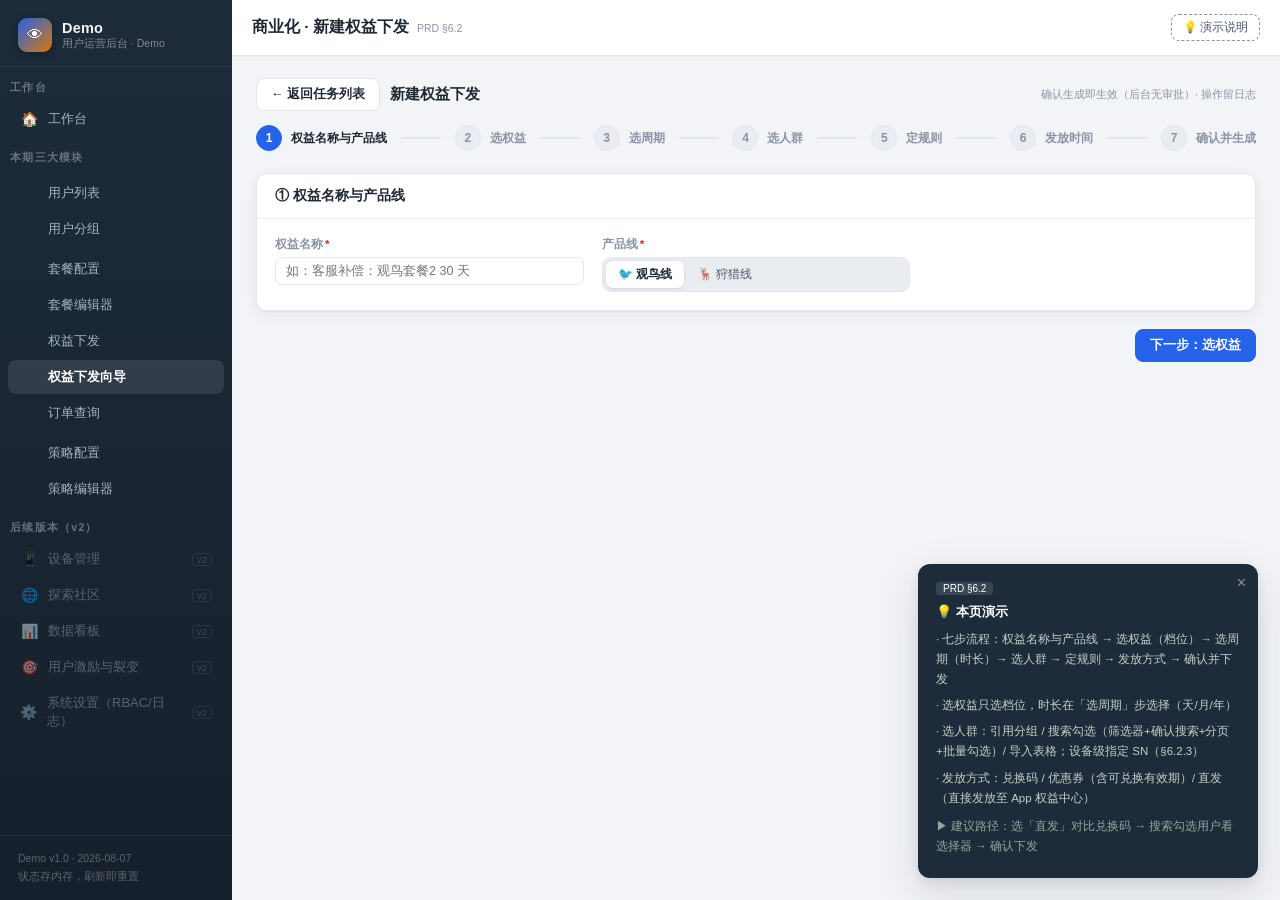
<file: benefit-editor.html>
<!DOCTYPE html>
<html lang="zh-CN">
<head>
<meta charset="UTF-8">
<title>新建权益下发 · Demo 运营后台</title>
<style>
/* ============================================================
   Demo 用户运营后台 · Demo 设计系统
   美学方向：Field Station（野外工作站）—— 墨绿黑侧边栏 + 暖米白内容区
   观鸟线=森林绿 / 狩猎线=琥珀棕 / 双线中性
   技术红线：file:// 直开、零依赖、系统字体栈
   ============================================================ */

:root {
  /* 色板 */
  --bg: #f4f2ec;              /* 内容区米白 */
  --bg-deep: #edeae2;
  --panel: #ffffff;
  --sidebar: #182a22;         /* 墨绿黑 */
  --sidebar-deep: #122019;
  --sidebar-text: #a8b8ae;
  --sidebar-active: #ffffff;

  /* 品牌双色 */
  --bird: #2d6a4f;            /* 观鸟 森林绿 */
  --bird-soft: #e3eee7;
  --hunt: #a8621a;            /* 狩猎 琥珀棕 */
  --hunt-soft: #f6e9d7;

  /* 语义 */
  --ink: #23201a;             /* 主文本暖黑 */
  --ink-2: #57524a;           /* 次文本 */
  --ink-3: #8a857c;           /* 弱文本 */
  --line: #e2dfd6;            /* 边框 */
  --line-soft: #edeae2;

  /* 状态 */
  --ok: #2d6a4f;
  --warn: #b45309;
  --danger: #b3261e;
  --info: #3a5f8a;

  --radius: 10px;
  --radius-sm: 7px;
  --shadow: 0 1px 2px rgba(35,32,26,.05), 0 4px 16px rgba(35,32,26,.06);
  --shadow-lg: 0 4px 12px rgba(35,32,26,.10), 0 16px 48px rgba(35,32,26,.12);

  --font: -apple-system, BlinkMacSystemFont,  "PingFang SC",
          "Hiragino Sans GB", "Microsoft YaHei", "Segoe UI", sans-serif;
  --mono: "SF Mono", ui-monospace, Menlo, Consolas, monospace;
}

* { margin: 0; padding: 0; box-sizing: border-box; }

html, body { height: 100%; }

body {
  font-family: var(--font);
  font-size: 13.5px;
  color: var(--ink);
  background: var(--bg);
  -webkit-font-smoothing: antialiased;
}

/* ============ 布局骨架 ============ */
.layout { display: flex; min-height: 100vh; }

.sidebar {
  width: 232px; flex-shrink: 0;
  background: linear-gradient(180deg, var(--sidebar) 0%, var(--sidebar-deep) 100%);
  color: var(--sidebar-text);
  display: flex; flex-direction: column;
  position: sticky; top: 0; height: 100vh; overflow-y: auto;
}

.sidebar-brand {
  display: flex; align-items: center; gap: 10px;
  padding: 18px 18px 14px;
  border-bottom: 1px solid rgba(255,255,255,.07);
}

.brand-mark {
  width: 34px; height: 34px; border-radius: 9px;
  background: linear-gradient(135deg, var(--bird), var(--hunt));
  display: flex; align-items: center; justify-content: center;
  font-size: 16px; color: #fff;
  box-shadow: 0 2px 8px rgba(0,0,0,.3);
}

.brand-name { color: #f2f5f1; font-size: 14.5px; font-weight: 700; letter-spacing: .2px; }
.brand-sub { font-size: 10.5px; color: rgba(255,255,255,.45); margin-top: 1px; }

.nav-group { padding: 14px 10px 6px; font-size: 10.5px; letter-spacing: .12em; color: rgba(255,255,255,.35); font-weight: 600; }

.nav-item {
  display: flex; align-items: center; gap: 10px;
  padding: 8px 12px; margin: 1px 8px;
  border-radius: 8px; cursor: pointer;
  font-size: 13px; color: var(--sidebar-text);
  text-decoration: none; transition: background .15s, color .15s;
}
.nav-item:hover { background: rgba(255,255,255,.06); color: #d6e0d8; }
.nav-item.active { background: rgba(255,255,255,.10); color: var(--sidebar-active); font-weight: 600; }
.nav-item.v2 { opacity: .45; cursor: not-allowed; }
.nav-item.v2:hover { background: transparent; color: var(--sidebar-text); }
.nav-item .badge-v2 { margin-left: auto; font-size: 9.5px; color: rgba(255,255,255,.4); border: 1px solid rgba(255,255,255,.18); border-radius: 4px; padding: 0 4px; }
.nav-icon { width: 18px; text-align: center; font-size: 14px; }

.sidebar-foot {
  margin-top: auto; padding: 14px 18px;
  font-size: 10.5px; color: rgba(255,255,255,.3);
  border-top: 1px solid rgba(255,255,255,.07);
  line-height: 1.7;
}

/* 主区 */
.main { flex: 1; min-width: 0; display: flex; flex-direction: column; }

.topbar {
  height: 56px; background: var(--panel);
  border-bottom: 1px solid var(--line);
  display: flex; align-items: center; gap: 14px;
  padding: 0 20px; position: sticky; top: 0; z-index: 40;
  box-shadow: 0 1px 0 rgba(35,32,26,.03);
}

.page-title { font-size: 15.5px; font-weight: 700; margin-right: auto; white-space: nowrap; }
.page-title .prd-ref { font-size: 10.5px; color: var(--ink-3); font-weight: 400; margin-left: 8px; }

.content { padding: 22px 24px 48px; max-width: 1440px; width: 100%; margin: 0 auto; }

/* ============ 顶部切换器 ============ */
.seg {
  display: inline-flex; background: var(--bg-deep);
  border: 1px solid var(--line); border-radius: 9px; padding: 3px; gap: 2px;
}
.seg button {
  border: 0; background: transparent; cursor: pointer;
  font-size: 12px; padding: 5px 12px; border-radius: 7px;
  color: var(--ink-2); font-family: var(--font); transition: all .15s;
}
.seg button:hover { color: var(--ink); }
.seg button.on { background: var(--panel); color: var(--ink); font-weight: 600; box-shadow: 0 1px 3px rgba(35,32,26,.12); }

/* 产品线专用分段控件 */
.seg-pl button.on[data-pl="bird"] { background: var(--bird); color: #fff; }
.seg-pl button.on[data-pl="hunt"] { background: var(--hunt); color: #fff; }

/* 角色切换器 */
.role-switch {
  display: flex; align-items: center; gap: 8px;
  font-size: 12px; color: var(--ink-2);
}
.role-switch .seg button.on { background: var(--sidebar); color: #fff; }

/* 演示说明按钮 */
.demo-btn {
  border: 1px dashed var(--ink-3); background: transparent; color: var(--ink-2);
  font-size: 11.5px; padding: 5px 11px; border-radius: 8px; cursor: pointer;
  font-family: var(--font); transition: all .15s;
}
.demo-btn:hover { border-color: var(--ink); color: var(--ink); }

/* 切换器标签 */
.switch-label { font-size: 10.5px; color: var(--ink-3); font-weight: 600; letter-spacing: .06em; }

.topbar-seg { display: flex; align-items: center; gap: 7px; }

/* ============ 卡片与布局 ============ */
.card {
  background: var(--panel); border: 1px solid var(--line);
  border-radius: var(--radius); box-shadow: var(--shadow);
  margin-bottom: 16px;
}
.card-head {
  display: flex; align-items: center; gap: 10px;
  padding: 13px 18px; border-bottom: 1px solid var(--line-soft);
}
.card-head h3 { font-size: 13.5px; font-weight: 700; }
.card-head .desc { font-size: 11.5px; color: var(--ink-3); }
.card-body { padding: 18px; }

/* ============ 筛选栏 ============ */
.filter-bar {
  display: flex; flex-wrap: wrap; gap: 10px 14px; align-items: center;
  background: var(--panel); border: 1px solid var(--line);
  border-radius: var(--radius); padding: 12px 16px; margin-bottom: 16px;
  box-shadow: var(--shadow);
}
.filter-item { display: flex; align-items: center; gap: 6px; }
.filter-item label { font-size: 11.5px; color: var(--ink-3); white-space: nowrap; }
.filter-divider { width: 1px; height: 24px; background: var(--line); }

/* ============ 表单控件 ============ */
input[type="text"], input[type="number"], input[type="date"], input[type="email"], input[type="search"], select, textarea {
  font-family: var(--font); font-size: 12.5px; color: var(--ink);
  border: 1px solid var(--line); border-radius: 7px;
  padding: 6px 10px; background: #fff; outline: none;
  transition: border-color .15s, box-shadow .15s;
}
input:focus, select:focus, textarea:focus { border-color: var(--ink-2); box-shadow: 0 0 0 3px rgba(35,32,26,.06); }
select { cursor: pointer; }
textarea { resize: vertical; line-height: 1.6; }

.checkbox-line { display: flex; align-items: center; gap: 6px; font-size: 12.5px; color: var(--ink-2); cursor: pointer; }
.checkbox-line input { accent-color: var(--bird); width: 14px; height: 14px; cursor: pointer; }

/* ============ 按钮 ============ */
.btn {
  display: inline-flex; align-items: center; gap: 6px;
  border: 1px solid var(--line); background: var(--panel);
  color: var(--ink); font-size: 12.5px; font-weight: 600;
  padding: 7px 14px; border-radius: 8px; cursor: pointer;
  font-family: var(--font); transition: all .15s;
}
.btn:hover { border-color: var(--ink-2); background: var(--bg); }
.btn:active { transform: translateY(1px); }
.btn-primary { background: var(--bird); border-color: var(--bird); color: #fff; }
.btn-primary:hover { background: #245741; border-color: #245741; }
.btn-hunt { background: var(--hunt); border-color: var(--hunt); color: #fff; }
.btn-hunt:hover { background: #8f5414; border-color: #8f5414; }
.btn-danger { background: #fff; border-color: #d8b9b6; color: var(--danger); }
.btn-danger:hover { border-color: var(--danger); background: #fdf1f0; }
.btn-ghost { background: transparent; border-color: transparent; color: var(--ink-2); }
.btn-ghost:hover { background: var(--bg); color: var(--ink); }
.btn-sm { padding: 4px 9px; font-size: 11.5px; border-radius: 6px; }
.btn:disabled { opacity: .45; cursor: not-allowed; }

/* ============ 表格 ============ */
.table-wrap { overflow-x: auto; border-radius: 0 0 var(--radius) var(--radius); }
table.table { width: 100%; border-collapse: collapse; font-size: 12.5px; }
.table th {
  text-align: left; font-size: 11px; font-weight: 600; letter-spacing: .05em;
  color: var(--ink-3); text-transform: uppercase;
  padding: 10px 14px; border-bottom: 1px solid var(--line);
  background: var(--bg); white-space: nowrap;
}
.table td {
  padding: 10px 14px; border-bottom: 1px solid var(--line-soft);
  color: var(--ink); vertical-align: middle;
}
.table tbody tr:last-child td { border-bottom: 0; }
.table tbody tr { transition: background .12s; }
.table tbody tr:hover { background: #faf8f3; }
.table td.mono, .table .mono { font-family: var(--mono); font-size: 11.5px; }
.table .num { font-variant-numeric: tabular-nums; }
.table .empty { text-align: center; color: var(--ink-3); padding: 40px 0; font-size: 12.5px; }

/* ============ 徽章 ============ */
.badge {
  display: inline-flex; align-items: center; gap: 5px;
  font-size: 11px; font-weight: 600; padding: 2.5px 9px; border-radius: 20px;
  white-space: nowrap;
}
.badge::before { content: ""; width: 5px; height: 5px; border-radius: 50%; background: currentColor; }
.badge-gray { background: #f0eee8; color: #6b665d; }
.badge-blue { background: #e6edf5; color: var(--info); }
.badge-green { background: var(--bird-soft); color: var(--bird); }
.badge-orange { background: var(--hunt-soft); color: var(--hunt); }
.badge-red { background: #fbeae8; color: var(--danger); }
.badge-pl { background: var(--bird-soft); color: var(--bird); }
.badge-pl.hunt { background: var(--hunt-soft); color: var(--hunt); }
.badge-pl.both { background: #e9e6df; color: #57524a; }

/* 产品线标签（列表内） */
.pl-tag {
  display: inline-flex; align-items: center; gap: 5px;
  font-size: 11px; padding: 1.5px 8px; border-radius: 5px; font-weight: 600;
}
.pl-tag.bird { background: var(--bird-soft); color: var(--bird); }
.pl-tag.hunt { background: var(--hunt-soft); color: var(--hunt); }
.pl-tag.both { background: #e9e6df; color: #57524a; }

/* ============ 分页 ============ */
.pager {
  display: flex; align-items: center; gap: 6px; justify-content: flex-end;
  padding: 10px 14px; border-top: 1px solid var(--line-soft);
  font-size: 12px; color: var(--ink-2);
}
.pager .page { width: 26px; height: 26px; display: flex; align-items: center; justify-content: center; border-radius: 6px; cursor: pointer; border: 1px solid transparent; }
.pager .page:hover { border-color: var(--line); }
.pager .page.on { background: var(--bird); color: #fff; font-weight: 600; }

/* ============ 步骤条 ============ */
.steps { display: flex; align-items: center; margin: 0 0 22px; }
.step { display: flex; align-items: center; gap: 9px; }
.step-dot {
  width: 26px; height: 26px; border-radius: 50%;
  display: flex; align-items: center; justify-content: center;
  font-size: 12px; font-weight: 700;
  background: var(--bg-deep); color: var(--ink-3); border: 1.5px solid var(--line);
  transition: all .2s;
}
.step-label { font-size: 12px; color: var(--ink-3); font-weight: 600; }
.step.on .step-dot { background: var(--bird); border-color: var(--bird); color: #fff; }
.step.on .step-label { color: var(--ink); }
.step.done .step-dot { background: var(--bird-soft); border-color: var(--bird); color: var(--bird); }
.step.done .step-label { color: var(--ink-2); }
.step-line { flex: 1; height: 1.5px; background: var(--line); margin: 0 14px; min-width: 24px; }
.step-line.done { background: var(--bird); }

/* ============ Tabs ============ */
.tabs { display: flex; gap: 2px; border-bottom: 1.5px solid var(--line); margin-bottom: 18px; }
.tab {
  padding: 9px 16px; font-size: 12.5px; color: var(--ink-2); cursor: pointer;
  border-bottom: 2.5px solid transparent; margin-bottom: -1.5px; font-weight: 600;
  transition: color .15s;
}
.tab:hover { color: var(--ink); }
.tab.on { color: var(--bird); border-bottom-color: var(--bird); }
.tab .hint { font-size: 10px; color: var(--ink-3); font-weight: 400; margin-left: 4px; }

/* ============ 弹窗 ============ */
.modal-mask {
  position: fixed; inset: 0; background: rgba(20,16,10,.45);
  display: flex; align-items: center; justify-content: center; z-index: 100;
  animation: fadeIn .15s ease-out;
}
.modal {
  background: var(--panel); border-radius: 14px; box-shadow: var(--shadow-lg);
  width: 520px; max-width: 92vw; max-height: 86vh; overflow-y: auto;
  animation: popIn .18s cubic-bezier(.2,.9,.3,1.2);
}
.modal-head { padding: 16px 20px 12px; border-bottom: 1px solid var(--line-soft); font-weight: 700; font-size: 14px; display: flex; align-items: center; }
.modal-head .close { margin-left: auto; cursor: pointer; color: var(--ink-3); font-size: 18px; background: none; border: 0; }
.modal-body { padding: 18px 20px; }
.modal-foot { padding: 13px 20px; border-top: 1px solid var(--line-soft); display: flex; justify-content: flex-end; gap: 10px; }

/* ============ Toast ============ */
#toast-root { position: fixed; top: 70px; right: 20px; z-index: 200; display: flex; flex-direction: column; gap: 8px; }
.toast {
  background: var(--sidebar); color: #eef3ee; font-size: 12.5px;
  padding: 11px 16px; border-radius: 9px; box-shadow: var(--shadow-lg);
  display: flex; align-items: center; gap: 9px; animation: slideIn .25s ease-out;
  max-width: 380px;
}
.toast.ok { border-left: 3px solid #4f9d77; }
.toast.warn { border-left: 3px solid #d9933a; }
.toast.err { border-left: 3px solid #e05c53; }

/* ============ 审批面板 ============ */
.approval-panel {
  background: var(--panel); border: 1px solid var(--line); border-radius: var(--radius);
  box-shadow: var(--shadow); margin-bottom: 16px; overflow: hidden;
}
.approval-panel .ap-head {
  display: flex; align-items: center; gap: 10px;
  padding: 12px 18px; background: var(--sidebar); color: #eef3ee;
  font-size: 12.5px; font-weight: 600;
}
.approval-panel .ap-item {
  display: flex; align-items: center; gap: 12px;
  padding: 12px 18px; border-bottom: 1px solid var(--line-soft); font-size: 12.5px;
}
.approval-panel .ap-item:last-child { border-bottom: 0; }
.ap-action { margin-left: auto; display: flex; gap: 8px; }

/* ============ 编辑器分区 ============ */
.form-section { margin-bottom: 22px; }
.form-section > h4 {
  font-size: 12px; font-weight: 700; letter-spacing: .04em;
  color: var(--ink-2); margin-bottom: 12px;
  display: flex; align-items: center; gap: 8px;
}
.form-section > h4::after { content: ""; flex: 1; height: 1px; background: var(--line); }
.form-grid { display: grid; grid-template-columns: repeat(auto-fill, minmax(230px, 1fr)); gap: 14px 18px; }
.form-field { display: flex; flex-direction: column; gap: 5px; }
.form-field > label { font-size: 11.5px; color: var(--ink-3); font-weight: 600; }
.form-field .req { color: var(--danger); margin-left: 2px; }
.form-field .help { font-size: 10.5px; color: var(--ink-3); line-height: 1.5; }
.form-field input, .form-field select, .form-field textarea { width: 100%; }

/* 多语言 Tab 小控件 */
.lang-tabs { display: flex; gap: 4px; margin-bottom: 8px; }
.lang-tab {
  font-size: 11px; padding: 3px 10px; border-radius: 6px; cursor: pointer;
  border: 1px solid var(--line); background: var(--panel); color: var(--ink-2); font-weight: 600;
}
.lang-tab.on { background: var(--sidebar); border-color: var(--sidebar); color: #fff; }
.lang-fallback { font-size: 10.5px; color: var(--ink-3); }

/* ============ 条件树（人群包编辑器） ============ */
.cond-group {
  border: 1.5px solid var(--line); border-radius: var(--radius);
  margin-bottom: 12px; overflow: hidden;
}
.cond-group .cg-head {
  display: flex; align-items: center; gap: 8px;
  background: var(--bg); padding: 8px 14px; font-size: 12px; font-weight: 700;
  border-bottom: 1px solid var(--line-soft);
}
.cond-group .cg-body { padding: 12px 14px; display: flex; flex-direction: column; gap: 9px; }
.cond-row { display: flex; align-items: center; gap: 8px; flex-wrap: wrap; }
.cond-row select, .cond-row input { padding: 5px 9px; }
.cond-ops { display: flex; gap: 6px; align-items: center; font-size: 11.5px; color: var(--ink-2); }

/* ============ 统计卡 ============ */
.stat-row { display: grid; grid-template-columns: repeat(auto-fit, minmax(180px, 1fr)); gap: 14px; margin-bottom: 18px; }
.stat-card {
  background: var(--panel); border: 1px solid var(--line); border-radius: var(--radius);
  padding: 14px 16px; box-shadow: var(--shadow);
}
.stat-card .sc-label { font-size: 11px; color: var(--ink-3); font-weight: 600; letter-spacing: .04em; }
.stat-card .sc-value { font-size: 24px; font-weight: 800; margin-top: 6px; font-variant-numeric: tabular-nums; letter-spacing: -.02em; }
.stat-card .sc-value small { font-size: 12px; font-weight: 600; color: var(--ink-3); }
.stat-card .sc-delta { font-size: 11px; margin-top: 4px; }
.stat-card .sc-delta.up { color: var(--ok); }
.stat-card .sc-delta.down { color: var(--danger); }

/* ============ 设备卡片（狩猎线画像） ============ */
.device-card {
  border: 1px solid var(--line); border-radius: var(--radius); padding: 12px 14px;
  display: flex; flex-direction: column; gap: 7px; background: #fdfcf9;
}
.device-card .dc-head { display: flex; align-items: center; gap: 8px; font-weight: 700; font-size: 12.5px; }
.device-card .dc-row { display: flex; justify-content: space-between; font-size: 12px; color: var(--ink-2); }
.device-card .dc-row b { color: var(--ink); font-weight: 600; }

/* ============ 渠道卡片 ============ */
.channel-grid { display: grid; grid-template-columns: repeat(auto-fit, minmax(300px, 1fr)); gap: 16px; }
.channel-card { border: 1px solid var(--line); border-radius: var(--radius); background: var(--panel); box-shadow: var(--shadow); overflow: hidden; }
.channel-card .cc-head {
  padding: 12px 16px; font-weight: 700; font-size: 13px;
  display: flex; align-items: center; gap: 9px;
  border-bottom: 1px solid var(--line-soft);
}
.channel-card .cc-body { padding: 14px 16px; display: flex; flex-direction: column; gap: 11px; }

/* ============ 演示说明浮层 ============ */
.demo-pop {
  position: fixed; right: 22px; bottom: 22px; width: 340px; z-index: 150;
  background: var(--sidebar); color: #e8eee9; border-radius: 12px;
  box-shadow: var(--shadow-lg); padding: 16px 18px; animation: slideUp .25s ease-out;
}
.demo-pop h4 { font-size: 13px; font-weight: 700; margin-bottom: 8px; color: #fff; display: flex; align-items: center; gap: 8px; }
.demo-pop p { font-size: 11.5px; line-height: 1.75; color: #c4d1c8; margin-bottom: 6px; }
.demo-pop .demo-close { position: absolute; top: 10px; right: 12px; color: rgba(255,255,255,.5); cursor: pointer; background: none; border: 0; font-size: 16px; }
.demo-pop .prd-tag { display: inline-block; font-size: 10px; background: rgba(255,255,255,.12); border-radius: 4px; padding: 1px 7px; margin-bottom: 8px; color: #fff; }

/* ============ 信息条 ============ */
.notice {
  display: flex; gap: 9px; align-items: flex-start;
  background: #eef2ee; border: 1px solid #d5e0d8; color: var(--ink-2);
  border-radius: 8px; padding: 10px 14px; font-size: 12px; line-height: 1.65;
  margin-bottom: 16px;
}
.notice.warn { background: var(--hunt-soft); border-color: #ecd9bd; }
.notice.red { background: #fbeae8; border-color: #e8c8c4; }
.notice .ni { flex-shrink: 0; }

/* ============ 空态 ============ */
.empty-state { text-align: center; padding: 60px 20px; color: var(--ink-3); }
.empty-state .es-icon { font-size: 38px; margin-bottom: 12px; opacity: .5; }
.empty-state p { font-size: 13px; }

/* ============ 动画 ============ */
@keyframes fadeIn { from { opacity: 0; } to { opacity: 1; } }
@keyframes popIn { from { opacity: 0; transform: scale(.96); } to { opacity: 1; transform: scale(1); } }
@keyframes slideIn { from { opacity: 0; transform: translateX(16px); } to { opacity: 1; transform: translateX(0); } }
@keyframes slideUp { from { opacity: 0; transform: translateY(14px); } to { opacity: 1; transform: translateY(0); } }
@keyframes pulse { 0%,100% { opacity: 1; } 50% { opacity: .45; } }
.pulse { animation: pulse 1.6s ease-in-out infinite; }

/* 页面进入动画 */
.content { animation: fadeIn .25s ease-out; }

/* ============ 滚动条 ============ */
::-webkit-scrollbar { width: 9px; height: 9px; }
::-webkit-scrollbar-thumb { background: #cfcbc2; border-radius: 5px; border: 2px solid var(--bg); }
::-webkit-scrollbar-track { background: transparent; }
.sidebar::-webkit-scrollbar-thumb { background: rgba(255,255,255,.14); border: 2px solid var(--sidebar); }

/* ============ 响应式（评审主为桌面，仅兜底） ============ */
@media (max-width: 1100px) {
  .topbar { flex-wrap: wrap; height: auto; padding: 10px 16px; gap: 8px; }
  .page-title { margin-right: 0; width: 100%; }
  .content { padding: 16px; }
}

</style>
<style>
/* ============================================================
   Demo 用户运营后台 · 通用后台风格（蓝白）配色试点
   试点范围：用户列表（users-list）+ 用户画像（user-detail）
   实现方式：覆盖 common.css 的 CSS 变量 + 少量硬编码色
   效果确认后再决定是否全站推广
   ============================================================ */

:root {
  /* 色板 */
  --bg: #f2f4f7;              /* 内容区蓝灰白 */
  --bg-deep: #e9edf2;
  --panel: #ffffff;
  --sidebar: #1d2b3a;         /* 深蓝灰 */
  --sidebar-deep: #16202c;
  --sidebar-text: #a3b2c5;
  --sidebar-active: #ffffff;

  /* 品牌双色（通用后台以主蓝为主） */
  --bird: #2563eb;            /* 主蓝 */
  --bird-soft: #e8effd;
  --hunt: #d97706;            /* 琥珀橙 */
  --hunt-soft: #fdf0e0;

  /* 语义 */
  --ink: #1f2733;             /* 主文本冷黑 */
  --ink-2: #4b5565;
  --ink-3: #8a93a6;
  --line: #e2e7ee;
  --line-soft: #eef1f5;

  /* 状态 */
  --ok: #16a34a;
  --warn: #d97706;
  --danger: #dc2626;
  --info: #2563eb;

  --shadow: 0 1px 2px rgba(31,39,51,.05), 0 4px 16px rgba(31,39,51,.06);
  --shadow-lg: 0 4px 12px rgba(31,39,51,.10), 0 16px 48px rgba(31,39,51,.12);
}

/* 硬编码色覆盖（common.css 未走变量的部分） */
.btn-primary:hover { background: #1d4ed8; border-color: #1d4ed8; }
.btn-hunt:hover { background: #b45309; border-color: #b45309; }
.table tbody tr:hover { background: #f5f7fb; }
.badge-gray { background: #eef1f5; color: #5b6b7f; }
.badge-pl.both, .pl-tag.both { background: #e9edf2; color: #4b5565; }
.toast.ok { border-left-color: #22c55e; }
.toast.warn { border-left-color: #f59e0b; }
.toast.err { border-left-color: #ef4444; }
::-webkit-scrollbar-thumb { background: #c3cad6; border-color: var(--bg); }

</style>
</head>
<body>
<script>
/* ============================================================
   Demo 用户运营后台 · Demo mock 数据
   值严格对齐背景文档 §5（套餐价格/权益量）
   技术红线：普通全局变量，不 fetch、不 module
   ============================================================ */
window.PLData = {
  version: '2026-08-07',

  /* ---------- 产品线 ---------- */
  productLines: [
    { key: 'bird', name: '观鸟线', model: 'K3' },
    { key: 'hunt', name: '狩猎线', model: 'TL300' },
  ],

  /* ---------- 套餐（两线全量；状态机：草稿/待上架/已上架；refPack=定向可见引用分组；schedule=上架方式） ---------- */
  plans: {
    bird: [
      { id: 'BP01', name: { en: 'Bird Plan 1', zh: '观鸟套餐1' }, tier: '观鸟套餐1', price: null, annual: null, perks: ['基础功能（演示数据）'], status: '已上架', schedule: '立即' },
      { id: 'BP02', name: { en: 'Bird Plan 2', zh: '观鸟套餐2' }, tier: '观鸟套餐2', price: 1.11, annual: 11.11, perks: ['标准权益组合（演示数据）'], status: '已上架', schedule: '立即' },
      { id: 'BP03', name: { en: 'Bird Plan 3', zh: '观鸟套餐3' }, tier: '观鸟套餐3', price: 2.22, annual: 22.22, perks: ['高配权益组合（演示数据）'], status: '已上架', schedule: '立即' },
      { id: 'BP04', name: { en: 'Bird Plan 3 Early', zh: '观鸟套餐3早鸟版' }, tier: '观鸟套餐3', price: 2.00, annual: 20.00, perks: ['同观鸟套餐3权益（演示数据）'], status: '草稿', schedule: '定时', refPack: 'P003' },
    ],
    hunt: [
      { id: 'HP01', name: { en: 'Hunt Plan 1', zh: '狩猎套餐1' }, tier: '狩猎套餐1', price: 3.33, renewPrice: 2.22, annual: 33.33, annualSale: 22.22, perks: ['标准权益组合（演示数据）'], status: '已上架', schedule: '立即' },
      { id: 'HP02', name: { en: 'Hunt Plan 2', zh: '狩猎套餐2' }, tier: '狩猎套餐2', price: 4.44, renewPrice: 3.33, annual: 44.44, annualSale: 33.33, perks: ['标准权益组合（演示数据）'], status: '已上架', schedule: '立即' },
      { id: 'HP03', name: { en: 'Hunt Plan 3', zh: '狩猎套餐3' }, tier: '狩猎套餐3', price: 5.55, renewPrice: 4.44, annual: 55.55, annualSale: 44.44, perks: ['高配权益组合（演示数据）'], status: '已上架', schedule: '立即' },
      /* 限定套餐（仅狩猎） */
      { id: 'HP10', name: { en: 'Hunt Plan 1 Special', zh: '狩猎套餐1特惠' }, tier: '狩猎套餐1', price: 2.00, annual: 20.00, limited: true, campaign: '限时活动', window: '2026-11-21 ~ 2026-12-02', perks: ['同狩猎套餐1权益（演示数据）'], status: '待上架', schedule: '定时', refPack: 'P001' },
      { id: 'HP11', name: { en: 'Hunt Plan 2 Special', zh: '狩猎套餐2特惠' }, tier: '狩猎套餐2', price: 3.00, annual: 30.00, limited: true, campaign: '限时活动', window: '2026-11-21 ~ 2026-12-02', perks: ['同狩猎套餐2权益（演示数据）'], status: '待上架', schedule: '定时' },
      { id: 'HP12', name: { en: 'Hunt Plan 3 Special', zh: '狩猎套餐3特惠' }, tier: '狩猎套餐3', price: 4.00, annual: 40.00, limited: true, campaign: '限时活动', window: '2026-11-21 ~ 2026-12-02', perks: ['同狩猎套餐3权益（演示数据）'], status: '待上架', schedule: '定时' },
      { id: 'HP13', name: { en: 'Seasonal Plan A', zh: '限定套餐A（季卡）' }, tier: '限定套餐A', price: 6.66, duration: '6 个月', limited: true, campaign: '限时活动', window: '2026-10-15 ~ 2027-03-31', perks: ['限时权益组合（演示数据）'], status: '待上架', schedule: '定时', refPack: 'P002' },
      { id: 'HP14', name: { en: 'Seasonal Plan B', zh: '限定套餐B（季卡）' }, tier: '限定套餐B', price: 8.88, duration: '6 个月', limited: true, campaign: '限时活动', window: '2026-10-15 ~ 2027-03-31', perks: ['限时高配权益组合（演示数据）'], status: '草稿', schedule: '定时' },
    ],
    /* AI权益包（狩猎独立 AI 权益） */
    aiButler: { price: 0.99, annual: 8.99, desc: 'AI 增值权益（演示数据）' },
    /* 加油包 */
    booster: {
      bird: [
        { id: 'BB01', name: '存储权益包', price: 0.99, unit: '/月', desc: '存储空间增值（演示数据）' },
        { id: 'BB02', name: '设备权益包', price: 0.99, unit: '/月/台', desc: '设备数量增值（演示数据）' },
        { id: 'BB03', name: 'AI调用包', price: 0.99, unit: '/月', desc: 'AI 调用次数增值（演示数据）' },
      ],
      hunt: [
        { id: 'HB01', name: '影像权益包', price: 0.99, unit: '/100 张', desc: '账号内共享（演示数据）', ownership: '账号级' },
        { id: 'HB02', name: 'AI调用包', price: 0.99, unit: '/300 次', desc: 'AI 调用补充（演示数据）' },
      ],
    },
  },

  /* ---------- 用户（20 条，含观鸟典型/狩猎典型/双机用户） ----------
     注：sub = 观鸟账号级订阅（含 period/purchaseAt/gifts 队列赠送权益）
         subPerDevice = 狩猎设备级套餐（一条一设备一套餐，同一 SN 可多条=多套餐生效）
         subHistory = 历史订阅（观鸟条目 sn 为空；狩猎条目带 sn）
         accountBenefits = 账号级共享权益（观鸟加油包 & 狩猎权益包，带 pl 区分） */
  users: [
    { id: 'U1001', email: 'emma.wilson@mail.com', region: '北美', pl: 'bird', createdAt: '2026-09-12', lastActive: '2026-10-08', devices: [{ sn: 'K3-B2F7A01', model: 'K3', activated: '2026-09-12', bound: true }], sub: { tier: '观鸟套餐2', trial: '试用中（7天）', autoRenew: true, expireAt: '2026-10-20', aiRemaining: 288, storageUsed: '3.2/10GB', period: '月付', purchaseAt: '2026-10-08', gifts: [{ name: '观鸟套餐2 30 天赠送', grantedAt: '2026-10-02' }] }, subHistory: [{ pl: 'bird', model: 'K3', sn: '', tier: '观鸟套餐1', period: '—', purchasedAt: '2026-09-12' }, { pl: 'bird', model: 'K3', sn: '', tier: '观鸟套餐2', period: '月付', purchasedAt: '2026-10-08' }], accountBenefits: [{ pl: 'bird', name: 'AI调用包', price: 0.99, period: '月付', usage: '已用 12/300 次' }], tags: ['K3开卖活动'], packs: ['P003'], freeze: false },
    { id: 'U1002', email: 'daniel.ng@mail.com', region: '北美', pl: 'bird', createdAt: '2026-06-02', lastActive: '2026-10-09', devices: [{ sn: 'K3-A1C9D02', model: 'K3', activated: '2026-06-02', bound: true }, { sn: 'K3-A1C9D03', model: 'K3', activated: '2026-07-15', bound: true }, { sn: 'K3-A1C9D04', model: 'K3', activated: '2026-08-20', bound: true }], sub: { tier: '观鸟套餐3', trial: '已转正式', autoRenew: true, expireAt: '2027-06-02', aiRemaining: 620, storageUsed: '12.4/20GB', period: '年付', purchaseAt: '2026-08-02', gifts: [{ name: '观鸟套餐3 30 天赠送', grantedAt: '2026-08-01' }] }, subHistory: [{ pl: 'bird', model: 'K3', sn: '', tier: '观鸟套餐1', period: '—', purchasedAt: '2026-06-02' }, { pl: 'bird', model: 'K3', sn: '', tier: '观鸟套餐2', period: '月付', purchasedAt: '2026-07-02' }, { pl: 'bird', model: 'K3', sn: '', tier: '观鸟套餐3', period: '年付', purchasedAt: '2026-08-02' }], accountBenefits: [{ pl: 'bird', name: '存储权益包', price: 0.99, period: '月付', usage: '永久收藏 已用 4/100 格' }, { pl: 'bird', name: 'AI调用包', price: 0.99, period: '月付', usage: '已用 380/300 次' }], tags: ['高价值用户', '多设备'], packs: [], freeze: false },
    { id: 'U1003', email: 'sophie.lee@mail.com', region: '欧洲', pl: 'bird', createdAt: '2026-09-28', lastActive: '2026-10-03', devices: [{ sn: 'K3-B2F7A11', model: 'K3', activated: '2026-09-28', bound: true }], sub: { tier: '观鸟套餐1', trial: '—', autoRenew: false, expireAt: '—', aiRemaining: 12, storageUsed: '0.8/1GB', period: '—', purchaseAt: '—', gifts: [] }, subHistory: [], accountBenefits: [], tags: [], packs: ['P005'], freeze: false },
    { id: 'U1004', email: 'miguel.rodriguez@mail.com', region: '欧洲', pl: 'bird', createdAt: '2026-08-14', lastActive: '2026-10-06', devices: [{ sn: 'K3-C3E5B21', model: 'K3', activated: '2026-08-14', bound: true }], sub: { tier: '观鸟套餐2', trial: '已取消自动续费', autoRenew: false, expireAt: '2026-11-14', aiRemaining: 45, storageUsed: '8.9/10GB', period: '月付', purchaseAt: '2026-09-14', gifts: [] }, subHistory: [{ pl: 'bird', model: 'K3', sn: '', tier: '观鸟套餐1', period: '—', purchasedAt: '2026-08-14' }, { pl: 'bird', model: 'K3', sn: '', tier: '观鸟套餐2', period: '月付', purchasedAt: '2026-09-14' }], accountBenefits: [{ pl: 'bird', name: 'AI调用包', price: 0.99, period: '月付', usage: '已用 255/300 次' }], tags: ['流失风险'], packs: ['P002'], freeze: false },
    { id: 'U1005', email: 'hannah.kim@mail.com', region: '北美', pl: 'bird', createdAt: '2026-07-01', lastActive: '2026-10-09', devices: [{ sn: 'K3-D2F8C33', model: 'K3', activated: '2026-07-01', bound: true }], sub: { tier: '观鸟套餐2', trial: '已转正式', autoRenew: true, expireAt: '2027-07-01', aiRemaining: 45, storageUsed: '6.1/10GB', period: '月付', purchaseAt: '2026-08-01', gifts: [] }, subHistory: [{ pl: 'bird', model: 'K3', sn: '', tier: '观鸟套餐1', period: '—', purchasedAt: '2026-07-01' }, { pl: 'bird', model: 'K3', sn: '', tier: '观鸟套餐2', period: '月付', purchasedAt: '2026-08-01' }], accountBenefits: [], tags: [], packs: [], freeze: false },
    { id: 'U2001', email: 'jack.taylor@mail.com', region: '北美', pl: 'hunt', createdAt: '2026-09-30', lastActive: '2026-10-09', devices: [{ sn: 'TL300-00A1F1', model: 'TL300', activated: '2026-09-30', bound: true }], subPerDevice: [{ sn: 'TL300-00A1F1', tier: '狩猎套餐2', expStatus: '体验中（第10天）', expireAt: '2026-10-14', period: '体验期', purchaseAt: '—', gifts: [] }], subHistory: [], accountBenefits: [{ pl: 'hunt', name: 'AI调用包', price: 0.99, period: '月付', usage: '剩余 282/300 次' }], hdRemaining: 2, aiDialog: 18, limitedPurchases: [], tags: ['体验期'], packs: ['P001'], freeze: false },
    { id: 'U2002', email: 'luke.morgan@mail.com', region: '北美', pl: 'hunt', createdAt: '2026-08-08', lastActive: '2026-10-09', devices: [{ sn: 'TL300-00B2G2', model: 'TL300', activated: '2026-08-08', bound: true }], subPerDevice: [{ sn: 'TL300-00B2G2', tier: '狩猎套餐3', expStatus: '已转付费', expireAt: '2027-08-08', period: '年付', purchaseAt: '2026-08-08', gifts: [] }], subHistory: [{ pl: 'hunt', model: 'TL300', sn: 'TL300-00B2G2', tier: '狩猎套餐1（体验）', period: '体验期', purchasedAt: '2026-08-08' }, { pl: 'hunt', model: 'TL300', sn: 'TL300-00B2G2', tier: '狩猎套餐3', period: '年付', purchasedAt: '2026-08-08' }], accountBenefits: [{ pl: 'hunt', name: '影像权益包', price: 0.99, period: '单次（100 张）', usage: 'HD 剩余 62/100 张' }, { pl: 'hunt', name: 'AI调用包', price: 0.99, period: '月付', usage: '剩余 40/300 次' }], hdRemaining: 21, aiDialog: 260, limitedPurchases: [], tags: [], packs: [], freeze: false },
    { id: 'U2003', email: 'olivia.brown@mail.com', region: '欧洲', pl: 'hunt', createdAt: '2026-09-20', lastActive: '2026-10-05', devices: [{ sn: 'TL300-00C3H3', model: 'TL300', activated: '2026-09-20', bound: true }], subPerDevice: [{ sn: 'TL300-00C3H3', tier: '狩猎套餐1', expStatus: '体验已过期未付费', expireAt: '2026-10-04', period: '体验期', purchaseAt: '—', gifts: [] }], subHistory: [], accountBenefits: [], hdRemaining: 0, aiDialog: 0, limitedPurchases: [], tags: ['体验过期'], packs: ['P001'], freeze: false },
    { id: 'U2004', email: 'tyler.james@mail.com', region: '北美', pl: 'hunt', createdAt: '2026-07-19', lastActive: '2026-10-08', devices: [{ sn: 'TL300-00D4J4', model: 'TL300', activated: '2026-07-19', bound: true }], subPerDevice: [{ sn: 'TL300-00D4J4', tier: '狩猎套餐3', expStatus: '已转付费', expireAt: '2027-04-18', period: '年付', purchaseAt: '2026-07-19', gifts: [] }, { sn: 'TL300-00D4J4', tier: '限定套餐A（季卡）', expStatus: '已转付费', expireAt: '2027-04-17', period: '季卡', purchaseAt: '2026-10-18', gifts: [] }], subHistory: [{ pl: 'hunt', model: 'TL300', sn: 'TL300-00D4J4', tier: '狩猎套餐1（体验）', period: '体验期', purchasedAt: '2026-07-19' }, { pl: 'hunt', model: 'TL300', sn: 'TL300-00D4J4', tier: '狩猎套餐3', period: '年付', purchasedAt: '2026-07-19' }], accountBenefits: [{ pl: 'hunt', name: '影像权益包', price: 0.99, period: '单次（100 张）', usage: 'HD 剩余 8/100 张' }, { pl: 'hunt', name: 'AI调用包', price: 0.99, period: '月付', usage: '剩余 150/300 次' }], hdRemaining: 14, aiDialog: 150, limitedPurchases: [{ name: '限定套餐A（季卡）', price: 6.66, boughtAt: '2026-10-18', valid: '6 个月' }], tags: ['限定套餐用户'], packs: [], freeze: false },
    { id: 'U2005', email: 'isaac.hughes@mail.com', region: '欧洲', pl: 'hunt', createdAt: '2026-08-25', lastActive: '2026-10-07', devices: [{ sn: 'TL300-00E5K5', model: 'TL300', activated: '2026-08-25', bound: true }, { sn: 'TL300-00E5K6', model: 'TL300', activated: '2026-09-30', bound: true }], subPerDevice: [{ sn: 'TL300-00E5K5', tier: '狩猎套餐1', expStatus: '已转付费', expireAt: '2027-08-25', period: '年付', purchaseAt: '2026-08-25', gifts: [] }, { sn: 'TL300-00E5K6', tier: '—', expStatus: '体验中（第9天）', expireAt: '2026-10-14', period: '体验期', purchaseAt: '—', gifts: [] }], subHistory: [{ pl: 'hunt', model: 'TL300', sn: 'TL300-00E5K5', tier: '狩猎套餐1（体验）', period: '体验期', purchasedAt: '2026-08-25' }], accountBenefits: [{ pl: 'hunt', name: 'AI调用包', price: 0.99, period: '月付', usage: '剩余 278/300 次' }], hdRemaining: 3, aiDialog: 22, limitedPurchases: [], tags: ['双设备'], packs: [], freeze: false },
    /* 双机用户 */
    { id: 'U3001', email: 'maya.sato@mail.com', region: '北美', pl: 'both', createdAt: '2026-07-10', lastActive: '2026-10-09', devices: [{ sn: 'K3-E6F7L7', model: 'K3', activated: '2026-07-10', bound: true }, { sn: 'K3-E6F7L8', model: 'K3', activated: '2026-08-01', bound: true }, { sn: 'TL300-00F6M6', model: 'TL300', activated: '2026-09-15', bound: true }], sub: { tier: '观鸟套餐2', trial: '已转正式', autoRenew: true, expireAt: '2027-07-10', aiRemaining: 190, storageUsed: '7.7/10GB', period: '年付', purchaseAt: '2026-07-10', gifts: [{ name: '观鸟套餐2 30 天赠送', grantedAt: '2026-09-20' }] }, subPerDevice: [{ sn: 'TL300-00F6M6', tier: '狩猎套餐2', expStatus: '已转付费', expireAt: '2027-09-15', period: '年付', purchaseAt: '2026-09-15', gifts: [] }], subHistory: [{ pl: 'bird', model: 'K3', sn: '', tier: '观鸟套餐1', period: '—', purchasedAt: '2026-07-10' }, { pl: 'bird', model: 'K3', sn: '', tier: '狩猎套餐2', period: '年付', purchasedAt: '2026-07-10' }, { pl: 'hunt', model: 'TL300', sn: 'TL300-00F6M6', tier: '狩猎套餐1（体验）', period: '体验期', purchasedAt: '2026-09-15' }, { pl: 'hunt', model: 'TL300', sn: 'TL300-00F6M6', tier: '狩猎套餐2', period: '年付', purchasedAt: '2026-09-15' }], accountBenefits: [{ pl: 'bird', name: '存储权益包', price: 0.99, period: '月付', usage: '永久收藏 已用 22/100 格' }, { pl: 'hunt', name: '影像权益包', price: 0.99, period: '单次（100 张）', usage: 'HD 剩余 88/100 张' }], hdRemaining: 6, aiDialog: 88, limitedPurchases: [], tags: ['双机用户'], packs: [], freeze: false },
    { id: 'U3002', email: 'noah.williams@mail.com', region: '欧洲', pl: 'both', createdAt: '2026-08-05', lastActive: '2026-10-01', devices: [{ sn: 'K3-F8G9N9', model: 'K3', activated: '2026-08-05', bound: true }, { sn: 'TL300-00G7N7', model: 'TL300', activated: '2026-09-10', bound: true }], sub: { tier: '观鸟套餐1', trial: '—', autoRenew: false, expireAt: '—', aiRemaining: 5, storageUsed: '0.5/1GB', period: '—', purchaseAt: '—', gifts: [] }, subPerDevice: [{ sn: 'TL300-00G7N7', tier: '狩猎套餐1', expStatus: '体验中（第4天）', expireAt: '2026-10-20', period: '体验期', purchaseAt: '—', gifts: [] }], subHistory: [], accountBenefits: [], hdRemaining: 4, aiDialog: 27, limitedPurchases: [], tags: ['双机用户'], packs: ['P005'], freeze: false },
    /* 其余普通用户 */
    { id: 'U1006', email: 'liam.smith@mail.com', region: '北美', pl: 'bird', createdAt: '2026-10-02', lastActive: '2026-10-09', devices: [{ sn: 'K3-G0H1P0', model: 'K3', activated: '2026-10-02', bound: true }], sub: { tier: '观鸟套餐2', trial: '试用中（7天）', autoRenew: true, expireAt: '2026-10-16', aiRemaining: 300, storageUsed: '0.2/10GB', period: '月付', purchaseAt: '2026-10-02', gifts: [{ name: 'AI调用包 300 次赠送', grantedAt: '2026-10-03' }] }, subHistory: [], accountBenefits: [], tags: [], packs: ['P003'], freeze: false },
    { id: 'U1007', email: 'ava.martin@mail.com', region: '欧洲', pl: 'bird', createdAt: '2026-05-20', lastActive: '2026-09-01', devices: [{ sn: 'K3-H1J2Q1', model: 'K3', activated: '2026-05-20', bound: false }], sub: { tier: '观鸟套餐1', trial: '—', autoRenew: false, expireAt: '—', aiRemaining: 0, storageUsed: '1.0/1GB', period: '—', purchaseAt: '—', gifts: [] }, subHistory: [{ pl: 'bird', model: 'K3', sn: '', tier: '观鸟套餐2', period: '月付', purchasedAt: '2026-05-20' }], accountBenefits: [], tags: ['30日未活跃'], packs: ['P004'], freeze: false },
    { id: 'U2006', email: 'ethan.clark@mail.com', region: '北美', pl: 'hunt', createdAt: '2026-08-30', lastActive: '2026-10-08', devices: [{ sn: 'TL300-00H2R2', model: 'TL300', activated: '2026-08-30', bound: true }], subPerDevice: [{ sn: 'TL300-00H2R2', tier: '狩猎套餐1', expStatus: '已转付费', expireAt: '2027-08-30', period: '年付', purchaseAt: '2026-08-30', gifts: [] }], subHistory: [{ pl: 'hunt', model: 'TL300', sn: 'TL300-00H2R2', tier: '狩猎套餐1（体验）', period: '体验期', purchasedAt: '2026-08-30' }, { pl: 'hunt', model: 'TL300', sn: 'TL300-00H2R2', tier: '狩猎套餐1', period: '年付', purchasedAt: '2026-08-30' }], accountBenefits: [], hdRemaining: 1, aiDialog: 45, limitedPurchases: [], tags: [], packs: [], freeze: false },
    { id: 'U1008', email: 'mia.johnson@mail.com', region: '北美', pl: 'bird', createdAt: '2026-09-05', lastActive: '2026-10-07', devices: [{ sn: 'K3-J3K4S2', model: 'K3', activated: '2026-09-05', bound: true }], sub: { tier: '观鸟套餐2', trial: '已取消自动续费', autoRenew: false, expireAt: '2026-11-05', aiRemaining: 210, storageUsed: '4.4/10GB', period: '月付', purchaseAt: '2026-10-05', gifts: [] }, subHistory: [{ pl: 'bird', model: 'K3', sn: '', tier: '观鸟套餐1', period: '—', purchasedAt: '2026-09-05' }, { pl: 'bird', model: 'K3', sn: '', tier: '观鸟套餐2', period: '月付', purchasedAt: '2026-10-05' }], accountBenefits: [{ pl: 'bird', name: 'AI调用包', price: 0.99, period: '月付', usage: '已用 90/300 次' }], tags: [], packs: ['P002'], freeze: false },
    { id: 'U2007', email: 'logan.davis@mail.com', region: '欧洲', pl: 'hunt', createdAt: '2026-09-25', lastActive: '2026-10-09', devices: [{ sn: 'TL300-00I3T3', model: 'TL300', activated: '2026-09-25', bound: true }], subPerDevice: [{ sn: 'TL300-00I3T3', tier: '狩猎套餐3', expStatus: '体验中（第6天）', expireAt: '2026-10-13', period: '体验期', purchaseAt: '—', gifts: [] }], subHistory: [], accountBenefits: [{ pl: 'hunt', name: 'AI调用包', price: 0.99, period: '月付', usage: '剩余 270/300 次' }], hdRemaining: 3, aiDialog: 30, limitedPurchases: [], tags: ['体验期'], packs: ['P001'], freeze: false },
    { id: 'U1009', email: 'charlotte.w@mail.com', region: '欧洲', pl: 'bird', createdAt: '2026-04-11', lastActive: '2026-10-09', devices: [{ sn: 'K3-K4L5U3', model: 'K3', activated: '2026-04-11', bound: true }], sub: { tier: '观鸟套餐3', trial: '已转正式', autoRenew: true, expireAt: '2027-04-11', aiRemaining: 830, storageUsed: '15.2/20GB', period: '年付', purchaseAt: '2026-06-11', gifts: [] }, subHistory: [{ pl: 'bird', model: 'K3', sn: '', tier: '观鸟套餐1', period: '—', purchasedAt: '2026-04-11' }, { pl: 'bird', model: 'K3', sn: '', tier: '观鸟套餐2', period: '月付', purchasedAt: '2026-05-11' }, { pl: 'bird', model: 'K3', sn: '', tier: '观鸟套餐3', period: '年付', purchasedAt: '2026-06-11' }], accountBenefits: [{ pl: 'bird', name: '存储权益包', price: 0.99, period: '月付', usage: '永久收藏 已用 5/100 格' }], tags: ['高价值用户'], packs: [], freeze: false },
    { id: 'U2008', email: 'william.hall@mail.com', region: '北美', pl: 'hunt', createdAt: '2026-09-18', lastActive: '2026-10-02', devices: [{ sn: 'TL300-00J4V4', model: 'TL300', activated: '2026-09-18', bound: true }], subPerDevice: [{ sn: 'TL300-00J4V4', tier: '狩猎套餐1', expStatus: '体验已过期未付费', expireAt: '2026-10-02', period: '体验期', purchaseAt: '—', gifts: [] }], subHistory: [], accountBenefits: [], hdRemaining: 0, aiDialog: 0, limitedPurchases: [], tags: ['体验过期'], packs: ['P001'], freeze: false },
    { id: 'U1010', email: 'amelia.b@mail.com', region: '北美', pl: 'bird', createdAt: '2026-08-19', lastActive: '2026-10-06', devices: [{ sn: 'K3-L5M6W4', model: 'K3', activated: '2026-08-19', bound: true }], sub: { tier: '观鸟套餐1', trial: '—', autoRenew: false, expireAt: '—', aiRemaining: 3, storageUsed: '0.9/1GB', period: '—', purchaseAt: '—', gifts: [] }, subHistory: [], accountBenefits: [], tags: [], packs: ['P004'], freeze: false },
  ],

  /* ---------- 订单（§6.3 订单查询；订阅/兑换码核销/优惠券核销/赠送，状态机见文档 6.3.4） ---------- */
  orders: [
    /* U1001 观鸟套餐2 试用 */
    { id: 'ORD20260912001', type: '订阅', pl: 'bird', userId: 'U1001', email: 'emma.wilson@mail.com', sn: '', item: '观鸟套餐2 月付', amount: 1.11, currency: 'USD', status: '已到账', createdAt: '2026-09-12', paidAt: '2026-09-12', channel: 'App Store' },
    { id: 'ORD20261002001', type: '兑换码核销', pl: 'bird', userId: 'U1001', email: 'emma.wilson@mail.com', sn: '', item: '观鸟套餐2 30 天赠送', amount: 0, currency: 'USD', status: '已核销', createdAt: '2026-10-02', paidAt: '2026-10-02', channel: '兑换码' },
    { id: 'ORD20261008001', type: '订阅', pl: 'bird', userId: 'U1001', email: 'emma.wilson@mail.com', sn: '', item: '观鸟套餐2 月付', amount: 1.11, currency: 'USD', status: '已到账', createdAt: '2026-10-08', paidAt: '2026-10-08', channel: 'App Store' },
    /* U1002 观鸟套餐3 年付 */
    { id: 'ORD20260602001', type: '订阅', pl: 'bird', userId: 'U1002', email: 'daniel.ng@mail.com', sn: '', item: '观鸟套餐2 月付', amount: 1.11, currency: 'USD', status: '已退款', createdAt: '2026-06-02', paidAt: '2026-06-02', channel: 'App Store' },
    { id: 'ORD20260702001', type: '订阅', pl: 'bird', userId: 'U1002', email: 'daniel.ng@mail.com', sn: '', item: '观鸟套餐3 月付', amount: 2.22, currency: 'USD', status: '已到账', createdAt: '2026-07-02', paidAt: '2026-07-02', channel: 'App Store' },
    { id: 'ORD20260801001', type: '赠送', pl: 'bird', userId: 'U1002', email: 'daniel.ng@mail.com', sn: '', item: '观鸟套餐3 30 天赠送', amount: 0, currency: 'USD', status: '已发放', createdAt: '2026-08-01', paidAt: '—', channel: '后台赠送' },
    { id: 'ORD20260802001', type: '订阅', pl: 'bird', userId: 'U1002', email: 'daniel.ng@mail.com', sn: '', item: '观鸟套餐3 年付', amount: 22.22, currency: 'USD', status: '已到账', createdAt: '2026-08-02', paidAt: '2026-08-02', channel: 'App Store' },
    /* U1003 观鸟 Free */
    { id: 'ORD20260928001', type: '兑换码核销', pl: 'bird', userId: 'U1003', email: 'sophie.lee@mail.com', sn: '', item: 'AI调用包 300 次（购机附赠）', amount: 0, currency: 'USD', status: '已核销', createdAt: '2026-09-28', paidAt: '2026-09-28', channel: '兑换码' },
    /* U1004 观鸟套餐2 已取消自动续费 */
    { id: 'ORD20260914001', type: '订阅', pl: 'bird', userId: 'U1004', email: 'miguel.rodriguez@mail.com', sn: '', item: '观鸟套餐2 月付', amount: 1.11, currency: 'USD', status: '已到账', createdAt: '2026-09-14', paidAt: '2026-09-14', channel: 'App Store' },
    { id: 'ORD20261005001', type: '订阅', pl: 'bird', userId: 'U1004', email: 'miguel.rodriguez@mail.com', sn: '', item: '观鸟套餐2 月付', amount: 1.11, currency: 'USD', status: '已到账', createdAt: '2026-10-05', paidAt: '2026-10-05', channel: 'App Store' },
    /* U1005 观鸟套餐2 */
    { id: 'ORD20260801001', type: '订阅', pl: 'bird', userId: 'U1005', email: 'hannah.kim@mail.com', sn: '', item: '观鸟套餐2 月付', amount: 1.11, currency: 'USD', status: '已到账', createdAt: '2026-08-01', paidAt: '2026-08-01', channel: 'App Store' },
    /* U2001 狩猎套餐2 体验中 */
    { id: 'ORD20260930001', type: '赠送', pl: 'hunt', userId: 'U2001', email: 'jack.taylor@mail.com', sn: 'TL300-00A1F1', item: '限定套餐A（购机附赠）', amount: 0, currency: 'USD', status: '已发放', createdAt: '2026-09-30', paidAt: '—', channel: '后台赠送' },
    { id: 'ORD20261008001', type: '订阅', pl: 'hunt', userId: 'U2001', email: 'jack.taylor@mail.com', sn: 'TL300-00A1F1', item: '狩猎套餐2 月付（体验转正式）', amount: 4.44, currency: 'USD', status: '待支付', createdAt: '2026-10-08', paidAt: '—', channel: 'App Store' },
    /* U2002 狩猎套餐3 年付 */
    { id: 'ORD20260808001', type: '订阅', pl: 'hunt', userId: 'U2002', email: 'luke.morgan@mail.com', sn: 'TL300-00B2G2', item: '狩猎套餐3 年付', amount: 44.44, currency: 'USD', status: '已到账', createdAt: '2026-08-08', paidAt: '2026-08-08', channel: 'App Store' },
    { id: 'ORD20260901001', type: '兑换码核销', pl: 'hunt', userId: 'U2002', email: 'luke.morgan@mail.com', sn: 'TL300-00B2G2', item: '影像权益包 100 张', amount: 0, currency: 'USD', status: '已核销', createdAt: '2026-09-01', paidAt: '2026-09-01', channel: '兑换码' },
    /* U2003 体验过期 */
    { id: 'ORD20260920001', type: '赠送', pl: 'hunt', userId: 'U2003', email: 'olivia.brown@mail.com', sn: 'TL300-00C3H3', item: '狩猎套餐1 体验期（14 天）', amount: 0, currency: 'USD', status: '已发放', createdAt: '2026-09-20', paidAt: '—', channel: '后台赠送' },
    /* U2004 狩猎套餐3 + 季卡（一设备多套餐） */
    { id: 'ORD20260719001', type: '订阅', pl: 'hunt', userId: 'U2004', email: 'tyler.james@mail.com', sn: 'TL300-00D4J4', item: '狩猎套餐3 年付', amount: 44.44, currency: 'USD', status: '已到账', createdAt: '2026-07-19', paidAt: '2026-07-19', channel: 'App Store' },
    { id: 'ORD20261018001', type: '订阅', pl: 'hunt', userId: 'U2004', email: 'tyler.james@mail.com', sn: 'TL300-00D4J4', item: '限定套餐A（季卡）', amount: 6.66, currency: 'USD', status: '已到账', createdAt: '2026-10-18', paidAt: '2026-10-18', channel: 'App Store' },
    { id: 'ORD20261018002', type: '优惠券核销', pl: 'hunt', userId: 'U2004', email: 'tyler.james@mail.com', sn: 'TL300-00D4J4', item: '影像权益包折扣券', amount: 0, currency: 'USD', status: '已使用', createdAt: '2026-10-18', paidAt: '2026-10-18', channel: '优惠券' },
    /* U2005 狩猎双设备 */
    { id: 'ORD20260825001', type: '订阅', pl: 'hunt', userId: 'U2005', email: 'isaac.hughes@mail.com', sn: 'TL300-00E5K5', item: '狩猎套餐1 年付', amount: 22.22, currency: 'USD', status: '已到账', createdAt: '2026-08-25', paidAt: '2026-08-25', channel: 'App Store' },
    /* U3001 双机 */
    { id: 'ORD20260710001', type: '订阅', pl: 'bird', userId: 'U3001', email: 'maya.sato@mail.com', sn: '', item: '观鸟套餐2 年付', amount: 11.11, currency: 'USD', status: '已到账', createdAt: '2026-07-10', paidAt: '2026-07-10', channel: 'App Store' },
    { id: 'ORD20260915001', type: '订阅', pl: 'hunt', userId: 'U3001', email: 'maya.sato@mail.com', sn: 'TL300-00F6M6', item: '狩猎套餐2 年付', amount: 33.33, currency: 'USD', status: '已到账', createdAt: '2026-09-15', paidAt: '2026-09-15', channel: 'App Store' },
    { id: 'ORD20260915002', type: '兑换码核销', pl: 'hunt', userId: 'U3001', email: 'maya.sato@mail.com', sn: 'TL300-00F6M6', item: '限定套餐A（购机附赠）', amount: 0, currency: 'USD', status: '已核销', createdAt: '2026-09-15', paidAt: '2026-09-15', channel: '兑换码' },
    { id: 'ORD20260920001', type: '赠送', pl: 'bird', userId: 'U3001', email: 'maya.sato@mail.com', sn: '', item: '观鸟套餐2 30 天赠送', amount: 0, currency: 'USD', status: '已发放', createdAt: '2026-09-20', paidAt: '—', channel: '后台赠送' },
    /* U3002 双机 */
    { id: 'ORD20260805001', type: '兑换码核销', pl: 'bird', userId: 'U3002', email: 'noah.williams@mail.com', sn: '', item: 'AI调用包 300 次（购机附赠）', amount: 0, currency: 'USD', status: '已核销', createdAt: '2026-08-05', paidAt: '2026-08-05', channel: '兑换码' },
    { id: 'ORD20260910001', type: '赠送', pl: 'hunt', userId: 'U3002', email: 'noah.williams@mail.com', sn: 'TL300-00G7N7', item: '狩猎套餐1 体验期（14 天）', amount: 0, currency: 'USD', status: '已发放', createdAt: '2026-09-10', paidAt: '—', channel: '后台赠送' },
    /* 其余用户少量订单 */
    { id: 'ORD20260905001', type: '订阅', pl: 'bird', userId: 'U1008', email: 'mia.johnson@mail.com', sn: '', item: '观鸟套餐2 月付', amount: 1.11, currency: 'USD', status: '已到账', createdAt: '2026-09-05', paidAt: '2026-09-05', channel: 'App Store' },
    { id: 'ORD20260411001', type: '订阅', pl: 'bird', userId: 'U1009', email: 'charlotte.w@mail.com', sn: '', item: '观鸟套餐3 年付', amount: 22.22, currency: 'USD', status: '已到账', createdAt: '2026-04-11', paidAt: '2026-04-11', channel: 'App Store' },
    { id: 'ORD20260830001', type: '订阅', pl: 'hunt', userId: 'U2006', email: 'ethan.clark@mail.com', sn: 'TL300-00H2R2', item: '狩猎套餐1 年付', amount: 22.22, currency: 'USD', status: '已到账', createdAt: '2026-08-30', paidAt: '2026-08-30', channel: 'App Store' },
    { id: 'ORD20260918001', type: '赠送', pl: 'hunt', userId: 'U2008', email: 'william.hall@mail.com', sn: 'TL300-00J4V4', item: '狩猎套餐1 体验期（14 天）', amount: 0, currency: 'USD', status: '已发放', createdAt: '2026-09-18', paidAt: '—', channel: '后台赠送' },
  ],

  /* ---------- 用户分组（§5.3；状态机：未引用/已引用/已停用；被引用只列模块，不复制名单） ---------- */
  audiencePacks: [
    { id: 'P001', name: '狩猎体验期未转付费', pl: 'hunt', desc: '14 天新手体验期内、第 7 天以上且未转付费', tags: ['待触达'], conditions: '产品线=狩猎 AND 体验状态∈{体验中(第7+天), 已过期未付费}', est: 1240, status: '已引用', creator: 'Bobi', createdAt: '2026-09-28', refCount: 1, refs: [{ module: 'Push', name: 'S001 体验期转化提醒' }] },
    { id: 'P002', name: '订阅即将到期 ≤7 天', pl: 'both', desc: '付费订阅剩余天数 ≤7 天（含自动续费已关闭）', tags: ['待触达'], conditions: '订阅剩余天数 ≤7 天', est: 8640, status: '已引用', creator: '运营A', createdAt: '2026-09-15', refCount: 1, refs: [{ module: 'Push', name: 'S002 续费到期提醒' }] },
    { id: 'P003', name: '观鸟 7 天试用中用户', pl: 'bird', desc: '当前处于 7 天试用期且未取消自动续费', tags: ['购机附赠'], conditions: '产品线=观鸟 AND 试用状态=试用中(7天)', est: 532, status: '已引用', creator: '运营A', createdAt: '2026-09-20', refCount: 2, refs: [{ module: '权益下发', name: 'T004 K3 开卖：AI调用包赠礼' }, { module: '弹窗', name: 'S003 新用户欢迎弹窗' }] },
    { id: 'P004', name: '30 日未活跃免费用户', pl: 'both', desc: '30 日未活跃且订阅为免费档', tags: [], conditions: '最近活跃=30日未活跃 AND 订阅状态=免费', est: 15230, status: '已停用', creator: 'Bobi', createdAt: '2026-09-10', refCount: 0, refs: [] },
    { id: 'P005', name: '已购 K3 未订阅', pl: 'bird', desc: '已激活 K3 设备且从未付费订阅', tags: ['黑五活动'], conditions: '已购硬件型号=K3 AND 订阅状态=免费', est: 2210, status: '未引用', creator: 'Bobi', createdAt: '2026-10-05', refCount: 0, refs: [] },
  ],

  /* ---------- 分组标签体系（§5.3.8：打标对象是分组本身，不自动打给组内用户） ---------- */
  groupTags: [
    { name: '黑五活动', type: '活动', color: '#e6f4ff', usedBy: 1 },
    { name: '购机附赠', type: '活动', color: '#fff1d6', usedBy: 1 },
    { name: '客服补偿', type: '客服', color: '#ffe8e5', usedBy: 0 },
    { name: '红人福利', type: '活动', color: '#e6f4ff', usedBy: 0 },
    { name: '待触达', type: '触达', color: '#f0f0f0', usedBy: 2 },
    { name: '已触达', type: '触达', color: '#f0f0f0', usedBy: 0 },
    { name: '数据测试', type: '数据', color: '#f0f0f0', usedBy: 0 },
  ],

  /* ---------- 权益下发任务（状态机：草稿/待下发/下发中/已下发；count=生成数量） ---------- */
  benefitTasks: [
    { id: 'T001', name: '购机附赠：季卡兑换码批次', type: '兑换码', pl: 'hunt', ownership: '设备级', target: 'SN 导入（TL300 开卖批次）', benefit: '限定套餐A ×1000', status: '已下发', count: 1000, sent: 1000, success: 998, failed: 2, creator: 'Bobi', createdAt: '2026-09-20', expires: '2026-12-31' },
    { id: 'T002', name: '客服补偿：观鸟套餐2 30 天', type: '优惠券', pl: 'bird', ownership: '账号级', target: 'P002（订阅即将到期 ≤7 天）', benefit: '观鸟套餐2 30 天赠送', status: '草稿', count: 500, sent: 0, success: 0, failed: 0, creator: '客服C', createdAt: '2026-10-07', expires: '2026-12-31' },
    { id: 'T003', name: '红人福利：观鸟套餐3 90 天', type: '优惠券', pl: 'bird', ownership: '账号级', target: '手动名单（12 人）', benefit: '观鸟套餐3 90 天赠送', status: '下发中', count: 12, sent: 12, success: 9, failed: 3, creator: '运营A', createdAt: '2026-10-01', expires: '2026-11-30' },
    { id: 'T004', name: 'K3 开卖：AI调用包赠礼', type: '兑换码', pl: 'bird', ownership: '账号级', target: 'P003（观鸟试用中）', benefit: 'AI调用包 300 次', status: '待下发', count: 300, sent: 0, success: 0, failed: 0, creator: 'Bobi', createdAt: '2026-10-08', expires: '2026-10-31' },
  ],

  /* ---------- 策略（状态机：草稿/待发布（定时）/已发布/已停用；渠道=弹窗/Push/Banner/站内信，无邮件） ---------- */
  strategies: [
    { id: 'S001', name: { en: 'Trial conversion nudge', zh: '体验期转化提醒' }, type: 'Push', pl: 'hunt', region: '全部', trigger: '定时（体验第 10 天 09:00 用户本地时区）', pack: 'P001', channels: 'Push', status: '已发布', creator: 'Bobi', createdAt: '2026-09-30', stats: { sent: 842, reach: 812, click: 196, conv: 58 } },
    { id: 'S002', name: { en: 'Renewal reminder', zh: '续费到期提醒' }, type: 'Push', pl: 'bird', region: '全部', trigger: '事件（订阅到期前 3 天）', pack: 'P002', channels: 'Push + 站内信', status: '已发布', creator: '运营A', createdAt: '2026-09-25', stats: { sent: 2140, reach: 2095, click: 688, conv: 312 } },
    { id: 'S003', name: { en: 'Welcome popup', zh: '新用户欢迎弹窗' }, type: '弹窗', pl: 'bird', region: '欧洲', trigger: '事件（App 启动，每日一次）', pack: 'P003', channels: '弹窗', status: '待发布', creator: '运营A', createdAt: '2026-10-06', stats: { sent: 0, reach: 0, click: 0, conv: 0 } },
    { id: 'S004', name: { en: 'Black Friday teaser', zh: '黑五限定套餐预告' }, type: 'Banner', pl: 'hunt', region: '北美', trigger: '定时（2026-11-14 ~ 11-20）', pack: null, channels: 'Banner', status: '草稿', creator: 'Bobi', createdAt: '2026-10-08', stats: { sent: 0, reach: 0, click: 0, conv: 0 } },
  ],

  /* ---------- 渠道配置 ---------- */
  channels: {
    popup: { template: '居中弹窗', buttons: '主：立即订阅 / 次：稍后再说', frequency: '每日一次', priority: 2 },
    push: { provider: 'APNs + Firebase', deepLink: 'demoapp://renew', badge: '开', receipt: '已启用' },
    banner: { position: '探索 Tab 顶部', carousel: '第 1 位', schedule: '2026-11-14 ~ 11-27' },
    inbox: { category: '营销通知', expiry: '30 天', readLogic: '已读即折叠' },
    email: { provider: 'SendGrid', category: 'Transactional + Marketing', note: '【待确认】渠道清单（PRD §13 #1）' },
  },

  /* ---------- 全局频控（V2 预留） ---------- */
  frequency: {
    totalDaily: 3, totalWeekly: 12,
    channelLimits: { popup: 1, push: 2, banner: 1, inbox: 3, email: 1 },
    priority: ['续费提醒', '活动通知', '促销'],
    exclusive: ['订阅中用户不弹促销弹窗', '当天已弹窗则不再 Push 同类内容'],
    quietHours: '21:00 ~ 09:00（用户本地时区）',
    today: { popup: 8420, push: 15320, banner: 4210, inbox: 6890, email: 3320 },
  },
};
</script>
<script>
/* ============================================================
   Demo 用户运营后台 · 公共工具（纯函数，无副作用）
   命名空间：PL
   ============================================================ */
window.PL = {};

/** HTML 转义 */
PL.esc = function (s) {
  return String(s == null ? '' : s).replace(/[&<>"']/g, function (c) {
    return { '&': '&amp;', '<': '&lt;', '>': '&gt;', '"': '&quot;', "'": '&#39;' }[c];
  });
};

/** 金额 */
PL.money = function (n) {
  if (n == null) return '—';
  return '$' + Number(n).toFixed(2).replace(/\.00$/, '');
};

/** 产品线标签 */
PL.plTag = function (pl) {
  var map = { bird: ['pl-tag bird', '🐦 观鸟线'], hunt: ['pl-tag hunt', '🦌 狩猎线'], both: ['pl-tag both', '双线'] };
  var m = map[pl] || map.both;
  return '<span class="' + m[0] + '">' + m[1] + '</span>';
};

/** 状态徽章（后台通用状态机） */
PL.badge = function (status) {
  var map = {
    '草稿': 'badge-gray', '审批中': 'badge-blue', '生效中': 'badge-green', '已上架': 'badge-green',
    '生效': 'badge-green', '已发布': 'badge-green', '已停用': 'badge-gray', '待生效': 'badge-orange',
    '下发中': 'badge-blue', '部分成功': 'badge-orange', '已完成': 'badge-green', '已终止': 'badge-red',
    '体验中（7天）': 'badge-blue', '体验中（第10天）': 'badge-orange',
  };
  return '<span class="badge ' + (map[status] || 'badge-gray') + '">' + PL.esc(status) + '</span>';
};

/** 布尔徽章（是/否） */
PL.boolBadge = function (v) {
  return v ? '<span class="badge badge-green">开</span>' : '<span class="badge badge-gray">关</span>';
};

/** 空态 */
PL.empty = function (text) {
  return '<div class="empty-state"><div class="es-icon">🪶</div><p>' + PL.esc(text || '暂无数据') + '</p></div>';
};

/** 简单表格渲染 */
PL.table = function (cols, rows, opts) {
  opts = opts || {};
  var th = '<tr>' + cols.map(function (c) { return '<th>' + c + '</th>'; }).join('') + '</tr>';
  var body;
  if (!rows || !rows.length) {
    body = '<tr><td colspan="' + cols.length + '">' + PL.empty(opts.emptyText || '暂无数据') + '</td></tr>';
  } else {
    body = rows.map(function (r) { return '<tr>' + r.map(function (c) { return '<td>' + c + '</td>'; }).join('') + '</tr>'; }).join('');
  }
  return '<div class="table-wrap"><table class="table"><thead>' + th + '</thead><tbody>' + body + '</tbody></table></div>';
};

/** 表单字段行（编辑器用） */
PL.field = function (label, inputHtml, opts) {
  opts = opts || {};
  return '<div class="form-field">' +
    '<label>' + PL.esc(label) + (opts.req ? '<span class="req">*</span>' : '') + '</label>' +
    inputHtml +
    (opts.help ? '<span class="help">' + opts.help + '</span>' : '') +
    '</div>';
};

/** 多语言 Tab（en/de/fr） */
PL.langTabs = function () {
  return '<div class="lang-tabs">' +
    ['en', 'de', 'fr'].map(function (l, i) {
      return '<span class="lang-tab' + (i === 0 ? ' on' : '') + '" data-lang="' + l + '">' + l.toUpperCase() + '</span>';
    }).join('') +
    '</div><span class="lang-fallback">未配置的语言回退英语（en）</span>';
};

</script>
<script>
/* ============================================================
   Demo 用户运营后台 · 共享壳与全局交互
   - 侧边栏/顶栏注入（含产品线/区域/角色切换器）
   - 全局状态 PLState（内存态，刷新重置）
   - toast / modal / 演示说明
   ============================================================ */

/** 全局状态（演示态：内存，刷新重置） */
window.PLState = { pl: 'both', region: 'all', role: 'operator' };

/* ---------------- 侧边栏 ---------------- */

var NAV = [
  { group: '工作台', items: [ { icon: '🏠', label: '工作台', href: 'index.html', v2: false } ] },
  { group: '本期三大模块', items: [
    { icon: '👥', label: '用户管理', v2: false, children: [
      { label: '用户列表', href: 'users-list.html' },
      { label: '用户分组', href: 'audience-builder.html' },
    ] },
    { icon: '💰', label: '商业化', v2: false, children: [
      { label: '套餐配置', href: 'plans-list.html' },
      { label: '套餐编辑器', href: 'plan-editor.html' },
      { label: '权益下发', href: 'benefit-list.html' },
      { label: '权益下发向导', href: 'benefit-editor.html' },
      { label: '订单查询', href: 'order-list.html' },
    ] },
    { icon: '📢', label: '策略触达', v2: false, children: [
      { label: '策略配置', href: 'strategy-list.html' },
      { label: '策略编辑器', href: 'prototype-strategy.html#editor' },
    ] },
  ] },
  { group: '后续版本（v2）', items: [
    { icon: '📱', label: '设备管理', v2: true },
    { icon: '🌐', label: '探索社区', v2: true },
    { icon: '📊', label: '数据看板', v2: true },
    { icon: '🎯', label: '用户激励与裂变', v2: true },
    { icon: '⚙️', label: '系统设置（RBAC/日志）', v2: true },
  ] },
];

function renderSidebar(activePath) {
  var html = '';
  html += '<div class="sidebar-brand">' +
    '<div class="brand-mark">👁</div>' +
    '<div><div class="brand-name">Demo</div><div class="brand-sub">用户运营后台 · Demo</div></div>' +
    '</div>';
  NAV.forEach(function (g) {
    html += '<div class="nav-group">' + g.group + '</div>';
    g.items.forEach(function (it) {
      if (it.v2) {
        html += '<div class="nav-item v2"><span class="nav-icon">' + it.icon + '</span>' + it.label + '<span class="badge-v2">v2</span></div>';
      } else if (it.children) {
        var open = it.children.some(function (c) { return c.href === activePath; });
        html += '<div class="nav-group" style="padding-top:2px;padding-bottom:2px;"></div>';
        it.children.forEach(function (c) {
          var cls = 'nav-item' + (c.href === activePath ? ' active' : '');
          html += '<a class="' + cls + '" href="' + c.href + '"><span class="nav-icon"></span>' + c.label + '</a>';
        });
      } else {
        var cls2 = 'nav-item' + (it.href === activePath ? ' active' : '');
        html += '<a class="' + cls2 + '" href="' + it.href + '"><span class="nav-icon">' + it.icon + '</span>' + it.label + '</a>';
      }
    });
  });
  html += '<div class="sidebar-foot">Demo v1.0 · 2026-08-07<br>状态存内存，刷新即重置</div>';
  return html;
}

/* ---------------- 顶栏 ---------------- */

function topbarSegs() {
  var pl = PLState.pl;
  var role = PLState.role;
  return '' +
    '<div class="topbar-seg"><span class="switch-label">产品线</span>' +
    '<div class="seg seg-pl" id="pl-switch">' +
    '<button data-pl="both" class="' + (pl === 'both' ? 'on' : '') + '">全部</button>' +
    '<button data-pl="bird" class="' + (pl === 'bird' ? 'on' : '') + '">🐦 观鸟</button>' +
    '<button data-pl="hunt" class="' + (pl === 'hunt' ? 'on' : '') + '">🦌 狩猎</button>' +
    '</div></div>' +
    '<div class="topbar-seg"><span class="switch-label">区域</span>' +
    '<div class="seg" id="region-switch">' +
    '<button data-region="all" class="' + (PLState.region === 'all' ? 'on' : '') + '">全部</button>' +
    '<button data-region="na" class="' + (PLState.region === 'na' ? 'on' : '') + '">北美</button>' +
    '<button data-region="eu" class="' + (PLState.region === 'eu' ? 'on' : '') + '">欧洲</button>' +
    '</div></div>' +
    '<div class="topbar-seg role-switch"><span class="switch-label">角色</span>' +
    '<div class="seg" id="role-switch">' +
    '<button data-role="operator" class="' + (role === 'operator' ? 'on' : '') + '">运营</button>' +
    '<button data-role="approver" class="' + (role === 'approver' ? 'on' : '') + '">审批人</button>' +
    '<button data-role="admin" class="' + (role === 'admin' ? 'on' : '') + '">管理员</button>' +
    '</div></div>';
}

/** 页面入口：注入壳。opts: {title, prd, demo:{points[], path[]}, noApproval} */
PL.shell = function (opts) {
  var path = location.pathname.split('/').pop() || 'index.html';
  var html = '<div class="layout">' +
    '<aside class="sidebar" id="sidebar">' + renderSidebar(path) + '</aside>' +
    '<div class="main">' +
    '<div class="topbar">' +
    '<div class="page-title">' + opts.title + (opts.prd ? '<span class="prd-ref">PRD §' + opts.prd + '</span>' : '') + '</div>' +
    topbarSegs() +
    '<button class="demo-btn" id="demo-btn">💡 演示说明</button>' +
    '</div>' +
    '<div class="content" id="content">' +
    '<div id="approval-anchor"></div>' +
    '</div>' +
    '</div></div>' +
    '<div id="toast-root"></div>';
  document.body.innerHTML = html;

  /* 切换器事件 */
  document.getElementById('pl-switch').addEventListener('click', function (e) {
    var b = e.target.closest('button'); if (!b) return;
    PLState.pl = b.dataset.pl;
    document.querySelectorAll('#pl-switch button').forEach(function (x) { x.classList.toggle('on', x === b); });
    document.dispatchEvent(new CustomEvent('pl-change'));
    PL.toast('已切换产品线：' + (PLState.pl === 'both' ? '全部' : PLState.pl === 'bird' ? '观鸟线' : '狩猎线'), 'ok');
  });
  document.getElementById('region-switch').addEventListener('click', function (e) {
    var b = e.target.closest('button'); if (!b) return;
    PLState.region = b.dataset.region;
    document.querySelectorAll('#region-switch button').forEach(function (x) { x.classList.toggle('on', x === b); });
    PL.toast('区域：' + (PLState.region === 'all' ? '全部' : PLState.region === 'na' ? '北美' : '欧洲'));
  });
  document.getElementById('role-switch').addEventListener('click', function (e) {
    var b = e.target.closest('button'); if (!b) return;
    PLState.role = b.dataset.role;
    document.querySelectorAll('#role-switch button').forEach(function (x) { x.classList.toggle('on', x === b); });
    PL.toast(PLState.role === 'approver' ? '审批人视角：待办审批面板已出现' : PLState.role === 'admin' ? '管理员视角' : '运营视角', 'ok');
    var ev = new CustomEvent('role-change'); document.dispatchEvent(ev);
  });

  /* 演示说明 */
  document.getElementById('demo-btn').addEventListener('click', function () { PL.demoInfo(opts.demo); });
  if (opts.demo) PL.demoInfo(opts.demo, true);
  return document.getElementById('content');
};

/* ---------------- Toast ---------------- */

PL.toast = function (msg, type) {
  var root = document.getElementById('toast-root');
  if (!root) return;
  var el = document.createElement('div');
  el.className = 'toast ' + (type || '');
  el.innerHTML = (type === 'ok' ? '✓ ' : type === 'err' ? '✕ ' : type === 'warn' ? '⚠ ' : '· ') + PL.esc(msg);
  root.appendChild(el);
  setTimeout(function () { el.style.opacity = '0'; el.style.transition = 'opacity .3s'; setTimeout(function () { el.remove(); }, 320); }, 3200);
};

/* ---------------- Modal ---------------- */

PL.modal = function (opts) {
  var mask = document.createElement('div');
  mask.className = 'modal-mask';
  mask.innerHTML = '<div class="modal">' +
    '<div class="modal-head">' + PL.esc(opts.title || '') +
    '<button class="close" id="m-close">×</button></div>' +
    '<div class="modal-body">' + opts.body + '</div>' +
    (opts.footer ? '<div class="modal-foot">' + opts.footer + '</div>' : '') +
    '</div>';
  document.body.appendChild(mask);
  function close() { mask.remove(); }
  mask.querySelector('#m-close').addEventListener('click', close);
  mask.addEventListener('click', function (e) { if (e.target === mask && !opts.locked) close(); });
  return { close: close, el: mask };
};

/* ---------------- 演示说明 ---------------- */

PL.demoInfo = function (demo, auto) {
  if (!demo) return;
  var old = document.querySelector('.demo-pop');
  if (old) { old.remove(); return; }
  var el = document.createElement('div');
  el.className = 'demo-pop';
  el.innerHTML = '<button class="demo-close">×</button>' +
    '<span class="prd-tag">PRD §' + PL.esc(demo.prd) + '</span>' +
    '<h4>💡 本页演示</h4>' +
    demo.points.map(function (p) { return '<p>· ' + PL.esc(p) + '</p>'; }).join('') +
    (demo.path ? '<p style="margin-top:8px;color:#8fa89b">▶ 建议路径：' + PL.esc(demo.path) + '</p>' : '');
  el.querySelector('.demo-close').addEventListener('click', function () { el.remove(); });
  document.body.appendChild(el);
};

/* ---------------- 审批面板（审批人视角） ---------------- */

PL.approvalPanel = function (items) {
  var anchor = document.getElementById('approval-anchor');
  if (!anchor) return;
  if (PLState.role !== 'approver') { anchor.innerHTML = ''; return; }
  var html = '<div class="approval-panel">' +
    '<div class="ap-head">🛂 待办审批 <span style="font-weight:400;font-size:11px;opacity:.7">（审批人视角）</span></div>';
  items.forEach(function (it) {
    html += '<div class="ap-item">' +
      '<b>' + PL.esc(it.name) + '</b>' +
      '<span class="badge badge-blue">' + PL.esc(it.type) + '</span>' +
      '<span style="color:var(--ink-3)">' + PL.esc(it.submitter) + ' · ' + PL.esc(it.time) + '</span>' +
      '<span class="ap-action">' +
      '<button class="btn btn-sm btn-primary" data-approve="' + it.id + '">通过</button>' +
      '<button class="btn btn-sm btn-danger" data-reject="' + it.id + '">驳回</button>' +
      '</span></div>';
  });
  html += '</div>';
  anchor.innerHTML = html;

  anchor.querySelectorAll('[data-approve]').forEach(function (b) {
    b.addEventListener('click', function () {
      var it = items.find(function (x) { return x.id === b.dataset.approve; });
      if (it.onApprove) it.onApprove();
      PL.toast('已通过审批：' + it.name, 'ok');
      refreshApproval();
    });
  });
  anchor.querySelectorAll('[data-reject]').forEach(function (b) {
    b.addEventListener('click', function () {
      var it = items.find(function (x) { return x.id === b.dataset.reject; });
      if (it.onReject) it.onReject();
      PL.toast('已驳回：' + it.name + '（回草稿）', 'warn');
      refreshApproval();
    });
  });
  function refreshApproval() {
    document.dispatchEvent(new CustomEvent('approval-done'));
  }
};

/** 订阅审批面板刷新事件（页面自行处理剩余待办） */
PL.requestApprovalRefresh = function () { /* 占位：页面监听 approval-done 更新数据 */ };

</script>
<script>
var content = PL.shell({
  title: '商业化 · 新建权益下发',
  prd: '6.2',
  demo: { prd: '6.2', points: ['七步流程：权益名称与产品线 → 选权益（档位）→ 选周期（时长）→ 选人群 → 定规则 → 发放方式 → 确认并下发', '选权益只选档位，时长在「选周期」步选择（天/月/年）', '选人群：引用分组 / 搜索勾选（筛选器+确认搜索+分页+批量勾选）/ 导入表格；设备级指定 SN（§6.2.3）', '发放方式：兑换码 / 优惠券（含可兑换有效期）/ 直发（直接发放至 App 权益中心）'], path: '选「直发」对比兑换码 → 搜索勾选用户看选择器 → 确认下发' }
});

/* 顶部隐藏产品线 / 区域 / 角色切换器（产品线在向导第 1 步内选择） */
document.querySelectorAll('.topbar .topbar-seg').forEach(function (el) { el.style.display = 'none'; });

var step = 1;
/* 编辑模式：从列表带入（?id=） */
var qs = new URLSearchParams(location.search);
var editId = qs.get('id');
var srcTask = editId ? PLData.benefitTasks.find(function (t) { return t.id === editId; }) : null;
var form = {
  name: srcTask ? srcTask.name : '', pl: srcTask ? srcTask.pl : 'bird', benefit: '', benefitOwn: '',
  cycleUnit: '月', cycleLen: 1,
  audienceMode: 'pack', audience: 'P003', imported: 0, sn: '',
  ruleTime: '立即', upAt: '', limit: 1, deviceLimit: '兑换时绑定设备',
  type: srcTask ? srcTask.type : '兑换码', count: srcTask ? srcTask.count : 500, usage: '', expireAt: srcTask ? srcTask.expires : '2026-12-31'
};
/* 搜索勾选用户选择器状态（含用户列表完整筛选条件） */
var sel = { email: '', uid: '', sn: '', region: [], devCount: '', regFrom: '', regTo: '', lastFrom: '', lastTo: '', subStatus: [], tier: [], aiMin: '', aiMax: '', page: 1, picked: {} };
var STEP_LABELS = ['权益名称与产品线', '选权益', '选周期', '选人群', '定规则', '发放时间', '确认并生成'];

/* 权益库（§6.2.3：只选档位，时长在「选周期」步选择） */
function benefitOptions(pl) {
  return pl === 'bird'
    ? [
        { name: '观鸟套餐2（档位）', own: '账号级', note: '套餐权益' },
        { name: '观鸟套餐3（档位）', own: '账号级', note: '套餐权益' },
        { name: 'AI调用包（300 次）', own: '账号级', note: '加油包' },
        { name: '存储权益包（+100 格）', own: '账号级', note: '加油包' },
        { name: 'Extra Device 包（+1 台）', own: '账号级', note: '加油包' },
      ]
    : [
        { name: '狩猎套餐1（常规）', own: '设备级', note: '套餐权益' },
        { name: '狩猎套餐2（常规）', own: '设备级', note: '套餐权益' },
        { name: '狩猎套餐3（常规）', own: '设备级', note: '套餐权益' },
        { name: '限定套餐A（季卡）', own: '设备级', note: '限定套餐（6 个月）' },
        { name: '限定套餐B（季卡）', own: '设备级', note: '限定套餐（6 个月）' },
        { name: 'AI 权益包', own: '账号级', note: 'AI 识别能力' },
        { name: '影像权益包（100 张）', own: '账号级', note: '账号内共享加油包' },
        { name: 'AI调用包（300 次）', own: '账号级', note: '加油包 · 300 次对话' },
      ];
}

function renderSteps() {
  var html = '<div class="steps">';
  STEP_LABELS.forEach(function (l, i) {
    var n = i + 1;
    html += '<div class="step ' + (n < step ? 'done' : n === step ? 'on' : '') + '"><span class="step-dot">' + (n < step ? '✓' : n) + '</span><span class="step-label">' + l + '</span></div>';
    if (n < STEP_LABELS.length) html += '<div class="step-line' + (n < step ? ' done' : '') + '"></div>';
  });
  return html + '</div>';
}

/* 分段单选 */
function seg(opts, current, onPick) {
  return '<div class="seg">' + opts.map(function (o) {
    return '<button class="' + (current === o.v ? 'on' : '') + '" onclick="' + onPick + '(\'' + o.v + '\')">' + o.label + '</button>';
  }).join('') + '</div>';
}

function navBtns(nextLabel, nextFn, extra) {
  return '<div style="display:flex;justify-content:space-between;margin-top:18px">' +
    (step > 1 ? '<button class="btn" onclick="step=step-1;render()">← 上一步</button>' : '<span></span>') +
    '<div style="display:flex;gap:10px">' + (extra || '') +
    (nextFn ? '<button class="btn btn-primary" onclick="' + nextFn + '()">' + nextLabel + '</button>' : '') +
    '</div></div>';
}


/* 筛选多选 checkbox（地区/订阅状态/订阅档位） */
function toggleSelCb(arr, v, checked) {
  if (checked) { if (sel[arr].indexOf(v) < 0) sel[arr].push(v); }
  else sel[arr] = sel[arr].filter(function (x) { return x !== v; });
  render();
}
function selCb(arr, t) {
  return '<label class="checkbox-line"><input type="checkbox" ' + (sel[arr].indexOf(t) >= 0 ? 'checked' : '') + ' onchange="toggleSelCb(\'' + arr + '\',\'' + t + '\',this.checked)"> ' + t + '</label>';
}

/* 筛选条件条（对齐用户列表 §5.1.3：邮箱/用户ID/设备号 + 地区 + 绑定设备数 + 注册/登录时间 + 按产品线订阅筛选） */
function selFilterBar() {
  var h = '<div class="filter-bar" style="box-shadow:none;margin-bottom:12px">' +
    '<div class="filter-item"><label>邮箱</label><input type="search" id="sel-email" placeholder="邮箱" style="width:150px" value="' + PL.esc(sel.email) + '"></div>' +
    '<div class="filter-item"><label>用户ID</label><input type="search" id="sel-uid" placeholder="用户ID" style="width:100px" value="' + PL.esc(sel.uid) + '"></div>' +
    '<div class="filter-item"><label>设备号</label><input type="search" id="sel-sn" placeholder="设备号" style="width:130px" value="' + PL.esc(sel.sn) + '"></div>' +
    '<div class="filter-divider"></div>' +
    '<div class="filter-item"><label>地区</label>' + selCb('region', '北美') + selCb('region', '欧洲') + '</div>' +
    '<div class="filter-item"><label>绑定设备数</label><select id="sel-dev">' +
    ['', '0', '1', '2', '3', '4-5', '6-10', '10台以上'].map(function (v) {
      return '<option value="' + v + '"' + (sel.devCount === v ? ' selected' : '') + '>' + (v || '全部') + '</option>';
    }).join('') + '</select></div>' +
    '<div class="filter-item"><label>注册时间</label><input type="date" id="sel-regFrom" value="' + sel.regFrom + '"><span style="color:var(--ink-3)">~</span><input type="date" id="sel-regTo" value="' + sel.regTo + '"></div>' +
    '<div class="filter-item"><label>最近登录时间</label><input type="date" id="sel-lastFrom" value="' + sel.lastFrom + '"><span style="color:var(--ink-3)">~</span><input type="date" id="sel-lastTo" value="' + sel.lastTo + '"></div>' +
    '<div class="filter-divider"></div>';
  if (form.pl === 'bird') {
    h += '<div class="filter-item"><label>订阅状态</label>' +
      selCb('subStatus', '试用中(7天)') + selCb('subStatus', '订阅中-自动续费开启') + selCb('subStatus', '订阅中-自动续费已取消') + selCb('subStatus', '已过期') + '</div>' +
      '<div class="filter-item"><label>订阅档位</label>' + selCb('tier', '观鸟套餐1') + selCb('tier', '观鸟套餐2') + selCb('tier', '观鸟套餐3') + '</div>' +
      '<div class="filter-item"><label>AI 管家剩余</label><input type="number" id="sel-aiMin" placeholder="min" style="width:60px" value="' + sel.aiMin + '"><span style="color:var(--ink-3)">~</span><input type="number" id="sel-aiMax" placeholder="max" style="width:60px" value="' + sel.aiMax + '"></div>';
  } else {
    h += '<div class="filter-item"><label>订阅状态</label>' +
      selCb('subStatus', '无套餐') + selCb('subStatus', '新手体验中(14天)') + selCb('subStatus', '设备级套餐有效') + selCb('subStatus', '已过期') + '</div>' +
      '<div class="filter-item"><label>AI 对答次数</label><input type="number" id="sel-aiMin" placeholder="min" style="width:60px" value="' + sel.aiMin + '"><span style="color:var(--ink-3)">~</span><input type="number" id="sel-aiMax" placeholder="max" style="width:60px" value="' + sel.aiMax + '"></div>';
  }
  h += '<button class="btn btn-primary btn-sm" onclick="selSearch()">查询</button>' +
    '<button class="btn btn-sm" onclick="selReset()">重置</button></div>';
  return h;
}

/* 用户匹配（按产品线 + 筛选条件真实过滤） */
function matchSel(u) {
  if (form.pl !== 'both' && u.pl !== form.pl && u.pl !== 'both') return false;
  if (sel.email && u.email.toLowerCase().indexOf(sel.email.toLowerCase()) < 0) return false;
  if (sel.uid && u.id.toLowerCase().indexOf(sel.uid.toLowerCase()) < 0) return false;
  if (sel.sn && !u.devices.some(function (d) { return d.sn.toLowerCase().indexOf(sel.sn.toLowerCase()) >= 0; })) return false;
  if (sel.region.length && sel.region.indexOf(u.region) < 0) return false;
  if (sel.devCount) {
    var n = u.devices.length;
    var m = { '0': n === 0, '1': n === 1, '2': n === 2, '3': n === 3, '4-5': n >= 4 && n <= 5, '6-10': n >= 6 && n <= 10, '10台以上': n > 10 };
    if (!m[sel.devCount]) return false;
  }
  if (sel.regFrom && u.createdAt < sel.regFrom) return false;
  if (sel.regTo && u.createdAt > sel.regTo) return false;
  if (sel.lastFrom && u.lastActive < sel.lastFrom) return false;
  if (sel.lastTo && u.lastActive > sel.lastTo) return false;
  if (form.pl === 'bird') {
    if (sel.subStatus.length) {
      var st = u.sub.tier === 'Free' ? '已过期'
        : u.sub.trial === '试用中（7天）' ? '试用中(7天)'
        : u.sub.autoRenew ? '订阅中-自动续费开启' : '订阅中-自动续费已取消';
      if (sel.subStatus.indexOf(st) < 0) return false;
    }
    if (sel.tier.length && sel.tier.indexOf(u.sub.tier) < 0) return false;
    if (sel.aiMin !== '' && u.sub.aiRemaining < Number(sel.aiMin)) return false;
    if (sel.aiMax !== '' && u.sub.aiRemaining > Number(sel.aiMax)) return false;
  } else if (form.pl === 'hunt') {
    if (sel.subStatus.length) {
      var spd = u.subPerDevice || [];
      var st2 = !spd.length ? '无套餐'
        : spd.some(function (d) { return d.expStatus.indexOf('体验') >= 0; }) ? '新手体验中(14天)'
        : spd.every(function (d) { return d.tier !== '—'; }) ? '设备级套餐有效' : '已过期';
      if (sel.subStatus.indexOf(st2) < 0) return false;
    }
    if (sel.aiMin !== '' && u.aiDialog < Number(sel.aiMin)) return false;
    if (sel.aiMax !== '' && u.aiDialog > Number(sel.aiMax)) return false;
  }
  return true;
}

function selSearch() {
  sel.email = document.getElementById('sel-email').value.trim();
  sel.uid = document.getElementById('sel-uid').value.trim();
  sel.sn = document.getElementById('sel-sn').value.trim();
  sel.devCount = document.getElementById('sel-dev').value;
  sel.regFrom = document.getElementById('sel-regFrom').value;
  sel.regTo = document.getElementById('sel-regTo').value;
  sel.lastFrom = document.getElementById('sel-lastFrom').value;
  sel.lastTo = document.getElementById('sel-lastTo').value;
  sel.aiMin = document.getElementById('sel-aiMin') ? document.getElementById('sel-aiMin').value : '';
  sel.aiMax = document.getElementById('sel-aiMax') ? document.getElementById('sel-aiMax').value : '';
  sel.page = 1;
  render();
}
function selReset() {
  sel.email = sel.uid = sel.sn = '';
  sel.region = []; sel.devCount = '';
  sel.regFrom = sel.regTo = sel.lastFrom = sel.lastTo = '';
  sel.subStatus = []; sel.tier = []; sel.aiMin = sel.aiMax = '';
  sel.page = 1;
  render();
}
function selPage(n) { sel.page = n; render(); }
function togglePick(id, checked) {
  if (checked) sel.picked[id] = true; else delete sel.picked[id];
  render();
}
function togglePageAll(cb) {
  var users = PLData.users.filter(matchSel);
  users.slice((sel.page - 1) * 5, sel.page * 5).forEach(function (u) {
    if (cb.checked) sel.picked[u.id] = true; else delete sel.picked[u.id];
  });
  render();
}

/* 搜索勾选用户选择器（筛选器 + 确认搜索 + 分页 + 批量勾选） */
function renderUserPicker() {
  var users = PLData.users.filter(matchSel);
  var pageSize = 5;
  var totalPages = Math.max(1, Math.ceil(users.length / pageSize));
  if (sel.page > totalPages) sel.page = totalPages;
  var pageUsers = users.slice((sel.page - 1) * pageSize, sel.page * pageSize);
  var pickedCount = Object.keys(sel.picked).length;

  var html = selFilterBar() +
    PL.table(
      ['', '用户ID', '邮箱', '产品线', '地区', '绑定设备数', '最近登录时间'],
      pageUsers.map(function (u) {
        return [
          '<input type="checkbox" ' + (sel.picked[u.id] ? 'checked' : '') + ' onchange="togglePick(\'' + u.id + '\',this.checked)">',
          '<span class="mono">' + u.id + '</span>',
          PL.esc(u.email),
          PL.plTag(u.pl),
          u.region,
          u.devices.length + ' 台',
          u.lastActive
        ];
      }),
      { emptyText: '无匹配用户' }
    ) +
    '<div style="display:flex;align-items:center;gap:12px;margin-top:10px">' +
    '<label class="checkbox-line"><input type="checkbox" onchange="togglePageAll(this)"> 全选当前页</label>' +
    '<span style="font-size:11px;color:var(--ink-3)">共 ' + users.length + ' 条</span>' +
    '<span style="font-size:11px;color:var(--ink-3);margin-left:auto">已选 <b style="color:var(--bird)">' + pickedCount + '</b> 人</span>';
  if (totalPages > 1) {
    for (var i = 1; i <= totalPages; i++) html += '<span class="page' + (i === sel.page ? ' on' : '') + '" style="width:26px;height:26px;display:inline-flex;align-items:center;justify-content:center;border-radius:6px;cursor:pointer;background:' + (i === sel.page ? 'var(--bird)' : 'transparent') + ';color:' + (i === sel.page ? '#fff' : 'var(--ink-2)') + ';font-size:12px" onclick="selPage(' + i + ')">' + i + '</span>';
  }
  html += '</div>';
  return html;
}

function render() {
  var html = '';

  html += '<div style="display:flex;align-items:center;gap:10px;margin-bottom:14px">' +
    '<button class="btn" onclick="backToList()">← 返回任务列表</button>' +
    '<b style="font-size:15px">' + (srcTask ? '编辑权益下发' : '新建权益下发') + '</b>' +
    '<span style="font-size:11px;color:var(--ink-3);margin-left:auto">确认生成即生效（后台无审批）· 操作留日志</span></div>';
  html += renderSteps();

  /* ---- ① 权益名称与产品线 ---- */
  if (step === 1) {
    html += '<div class="card"><div class="card-head"><h3>① 权益名称与产品线</h3></div><div class="card-body">' +
      '<div class="form-grid" style="grid-template-columns:repeat(auto-fill,minmax(260px,1fr))">' +
      '<div class="form-field"><label>权益名称<span class="req">*</span></label><input type="text" placeholder="如：客服补偿：观鸟套餐2 30 天" value="' + PL.esc(form.name) + '" oninput="form.name=this.value"></div>' +
      '<div class="form-field"><label>产品线<span class="req">*</span></label>' +
      seg([{ v: 'bird', label: '🐦 观鸟线' }, { v: 'hunt', label: '🦌 狩猎线' }], form.pl, 'pickPl') + '</div>' +
      '</div></div></div>' + navBtns('下一步：选权益', 'next');
  }

  /* ---- ② 选权益（档位） ---- */
  else if (step === 2) {
    html += '<div class="card"><div class="card-head"><h3>② 选权益</h3><span class="desc">只选择要下发的权益档位，时长在下一步「选周期」中选择</span></div><div class="card-body">' +
      benefitOptions(form.pl).map(function (b) {
        var on = form.benefit === b.name;
        return '<div style="display:flex;align-items:center;gap:12px;border:1px solid ' + (on ? 'var(--bird)' : 'var(--line)') + ';border-radius:8px;padding:10px 14px;margin-bottom:8px;cursor:pointer" onclick="pickBenefit(\'' + PL.esc(b.name) + '\',\'' + b.own + '\')">' +
          '<input type="radio" name="benefit" ' + (on ? 'checked' : '') + ' style="accent-color:var(--bird)">' +
          '<b style="font-size:12.5px">' + PL.esc(b.name) + '</b>' +
          '<span class="badge ' + (b.own === '设备级' ? 'badge-orange' : 'badge-green') + '">' + b.own + '</span>' +
          '<span style="font-size:11px;color:var(--ink-3)">' + PL.esc(b.note) + '</span></div>';
      }).join('') + '</div></div>' +
      navBtns('下一步：选周期', 'next');
  }

  /* ---- ③ 选周期（时长） ---- */
  else if (step === 3) {
    var unitName = form.cycleUnit === '天' ? '天' : form.cycleUnit === '月' ? '个月' : '年';
    html += '<div class="card"><div class="card-head"><h3>③ 选周期</h3><span class="desc">给多少天 / 月 / 年（按权益支持的周期）</span></div><div class="card-body">' +
      '<div class="form-grid" style="grid-template-columns:repeat(auto-fill,minmax(220px,1fr))">' +
      '<div class="form-field"><label>周期单位</label>' +
      seg([{ v: '天', label: '天' }, { v: '月', label: '月' }, { v: '年', label: '年' }], form.cycleUnit, 'pickCycleUnit') + '</div>' +
      '<div class="form-field"><label>时长</label><input type="number" min="1" value="' + form.cycleLen + '" onchange="form.cycleLen=this.value"></div>' +
      '<div class="form-field"><label>周期预览</label><b style="font-size:16px">' + form.cycleLen + ' ' + unitName + '</b></div>' +
      '</div></div></div>' + navBtns('下一步：选人群', 'next');
  }

  /* ---- ④ 选人群 ---- */
  else if (step === 4) {
    var audienceBody = '<div class="form-field"><label>选择方式</label>' +
      seg([
        { v: 'pack', label: '引用用户分组' },
        { v: 'search', label: '搜索勾选用户' },
        { v: 'import', label: '导入表格' }
      ], form.audienceMode, 'pickMode') + '</div>';
    if (form.audienceMode === 'pack') {
      audienceBody += '<div class="form-field" style="margin-top:14px"><label>用户分组</label>' +
        '<select style="max-width:420px" onchange="form.audience=this.value;render()">' +
        PLData.audiencePacks.map(function (p) {
          return '<option value="' + p.id + '"' + (form.audience === p.id ? ' selected' : '') + '>' + p.id + ' · ' + PL.esc(p.name) + '（' + p.est.toLocaleString() + ' 人）</option>';
        }).join('') + '</select></div>';
    } else if (form.audienceMode === 'search') {
      audienceBody += '<div style="margin-top:14px">' + renderUserPicker() + '</div>';
    } else {
      audienceBody += '<div class="form-field" style="margin-top:14px"><label>导入用户表单</label>' +
        '<button class="btn btn-sm" onclick="form.imported+=50;render();PL.toast(\'已导入 50 条（演示；按邮箱/用户ID去重，重复保留最早行）\',\'ok\')">导入表格</button>' +
        (form.imported ? '<span style="font-size:11px;color:var(--ink-3);margin-left:8px">已导入 ' + form.imported + ' 条</span>' : '') +
        '<span class="help">模板下载 · 按邮箱 / 用户ID 去重，重复保留最早行，失败行可下载</span></div>';
    }
    if (form.pl === 'hunt') {
      audienceBody += '<div class="form-field" style="margin-top:16px"><label>设备 SN 清单<span class="req">*</span>（§6.2.3 设备级权益下发需指定 SN 或「兑换时绑定设备」）</label>' +
        '<textarea rows="3" placeholder="每行一个 SN：TL300-XXXXXX" style="width:100%" oninput="form.sn=this.value">' + PL.esc(form.sn) + '</textarea></div>';
    }
    html += '<div class="card"><div class="card-head"><h3>④ 选人群</h3></div><div class="card-body">' + audienceBody + '</div></div>' +
      navBtns('下一步：定规则', 'next');
  }

  /* ---- ⑤ 定规则（发放方式 + 单账号限领） ---- */
  else if (step === 5) {
    html += '<div class="card"><div class="card-head"><h3>⑤ 定规则</h3><span class="desc">发放方式：兑换码 / 优惠券 / 直发（§6.2.1）</span></div><div class="card-body">' +
      '<div class="form-field" style="margin-bottom:14px"><label>发放类型</label>' + seg([
        { v: '兑换码', label: '兑换码（生成可导出表格）' },
        { v: '优惠券', label: '优惠券（App 内展示）' },
        { v: '直发', label: '直发（直接发放至 App 权益）' }
      ], form.type, 'pickType') + '</div>' +
      '<div class="form-grid" style="grid-template-columns:repeat(auto-fill,minmax(280px,1fr))">' +
      (form.type === '兑换码'
        ? '<div class="form-field"><label>生成数量<span class="req">*</span></label><input type="number" value="' + form.count + '" onchange="form.count=this.value"></div>'
        : form.type === '优惠券'
          ? '<div class="form-field"><label>券面内容（金额/权益）</label><input type="text" placeholder="如：观鸟套餐2 30 天赠送"></div>' +
            '<div class="form-field"><label>张数</label><input type="number" value="' + form.count + '" onchange="form.count=this.value"></div>'
          : '<div class="form-field" style="grid-column:span 2"><span class="help">直发：权益直接发放至用户 App 权益中心，无兑换环节，数量按选定人群自动发放</span></div>') +
      (form.type !== '直发'
        ? '<div class="form-field"><label>有效期至（可兑换有效期）<span class="req">*</span></label><input type="date" value="' + form.expireAt + '" onchange="form.expireAt=this.value"></div>'
        : '') +
      '<div class="form-field"><label>用途</label><input type="text" placeholder="如：购机附赠 / 客服补偿 / 红人福利" value="' + PL.esc(form.usage) + '" oninput="form.usage=this.value"></div>' +
      '<div class="form-field"><label>单账号限领</label><input type="number" min="1" value="' + form.limit + '" onchange="form.limit=this.value"></div>' +
      '</div>' +
      (form.type === '兑换码' ? '<div class="notice" style="margin-top:14px"><span class="ni">🔑</span><div>兑换码批次：唯一码 · 产品线 · 权益内容 · 有效期 · 适用设备（狩猎线）。生成后可导出表格（码 + 关联用户 + 兑换链接）。</div></div>' : '') +
      '</div></div>' + navBtns('下一步：发放时间', 'next');
  }

  /* ---- ⑥ 发放时间 ---- */
  else if (step === 6) {
    html += '<div class="card"><div class="card-head"><h3>⑥ 发放时间</h3></div><div class="card-body">' +
      '<div class="form-grid" style="grid-template-columns:repeat(auto-fill,minmax(280px,1fr))">' +
      '<div class="form-field"><label>发放时间选择<span class="req">*</span></label>' + seg([
        { v: '立即', label: '立即' },
        { v: '指定时间', label: '指定时间' }
      ], form.ruleTime, 'pickTime') + '</div>' +
      (form.pl === 'hunt'
        ? '<div class="form-field"><label>兑换设备限制</label><select onchange="form.deviceLimit=this.value">' +
          ['兑换时绑定设备', '指定目标设备 SN'].map(function (s) { return '<option' + (form.deviceLimit === s ? ' selected' : '') + '>' + s + '</option>'; }).join('') + '</select></div>'
        : '') +
      '</div>' +
      (form.ruleTime === '指定时间'
        ? '<div class="form-field" style="margin-top:14px"><label>指定发放时间<span class="req">*</span></label>' +
          '<input type="datetime-local" value="' + form.upAt + '" onchange="form.upAt=this.value">' +
          '<span class="help">按用户本地时区展示</span></div>'
        : '') +
      '</div></div>' + navBtns('下一步：确认并生成', 'next');
  }

  /* ---- ⑦ 确认并生成 ---- */
  else if (step === 7) {
    var pack = PLData.audiencePacks.find(function (p) { return p.id === form.audience; });
    var qty = form.type === '兑换码' ? form.count + ' 张' : form.type === '优惠券' ? form.count + ' 张' : '按人群自动';
    html += '<div class="card"><div class="card-head"><h3>⑦ 确认并生成</h3></div><div class="card-body">' +
      '<div class="stat-row" style="grid-template-columns:repeat(auto-fit,minmax(160px,1fr))">' +
      '<div class="stat-card"><div class="sc-label">权益</div><div class="sc-value" style="font-size:15px">' + (form.benefit || '—') + '</div></div>' +
      '<div class="stat-card"><div class="sc-label">周期</div><div class="sc-value" style="font-size:15px">' + form.cycleLen + (form.cycleUnit === '天' ? ' 天' : form.cycleUnit === '月' ? ' 个月' : ' 年') + '</div></div>' +
      '<div class="stat-card"><div class="sc-label">人群</div><div class="sc-value" style="font-size:15px">' + (form.audienceMode === 'pack' ? (pack ? pack.name : form.audience) : form.audienceMode === 'search' ? Object.keys(sel.picked).length + ' 人' : '导入 ' + form.imported + ' 条') + '</div></div>' +
      '<div class="stat-card"><div class="sc-label">发放方式 / 数量</div><div class="sc-value" style="font-size:15px">' + form.type + ' · ' + qty + '</div></div>' +
      '<div class="stat-card"><div class="sc-label">发放时间</div><div class="sc-value" style="font-size:15px">' + (form.ruleTime === '立即' ? '立即' : form.upAt || '指定时间') + '</div></div>' +
      '</div>' +
      navBtns('', null,
        '<button class="btn" onclick="saveDraft()">保存草稿</button>' +
        '<button class="btn btn-primary" onclick="doSend()">确认生成</button>');
    html += '</div></div>';
  }

  content.innerHTML = html;
}

function pickPl(v) { form.pl = v; form.benefit = ''; form.benefitOwn = ''; render(); }
function pickBenefit(name, own) { form.benefit = name; form.benefitOwn = own; render(); }
function pickCycleUnit(v) { form.cycleUnit = v; render(); }
function pickMode(v) { form.audienceMode = v; render(); }
function pickTime(v) { form.ruleTime = v; render(); }
function pickType(v) { form.type = v; render(); }

function next() {
  /* 演示态不阻塞分步（最终「确认下发」时统一校验） */
  step++;
  render();
}

/* 中途返回：弹窗确认是否保存为草稿 */
function backToList() {
  PL.modal({
    title: '返回任务列表',
    body: '当前内容尚未保存，是否保存为草稿？',
    footer: '<button class="btn btn-sm" onclick="location.href=\'benefit-list.html\'">不保存返回</button>' +
      '<button class="btn btn-sm" onclick="saveDraft()">保存为草稿</button>' +
      '<button class="btn btn-sm btn-ghost" onclick="this.closest(\'.modal-mask\').remove()">取消</button>'
  });
}

function saveDraft() {
  if (!form.name) {
    PL.toast('请先填写权益名称（第 1 步）', 'warn');
    step = 1;
    render();
    return;
  }
  var pack = PLData.audiencePacks.find(function (p) { return p.id === form.audience; });
  var qs2 = '?new=' + encodeURIComponent(form.name) + '&type=' + encodeURIComponent(form.type) +
    '&pl=' + form.pl + '&status=草稿&count=' + form.count +
    '&audience=' + encodeURIComponent(pack ? pack.name : form.audience) + '&benefit=' + encodeURIComponent(form.benefit);
  PL.toast('已保存草稿', 'ok');
  setTimeout(function () { location.href = 'benefit-list.html' + qs2; }, 800);
}

/* 确认生成：立即=下发中 / 定时=待下发（§6.2.6 批次状态机） */
function doSend() {
  if (!form.name) {
    PL.toast('请先填写权益名称（第 1 步）', 'warn');
    step = 1;
    render();
    return;
  }
  if (!form.benefit) { PL.toast('请选择权益项（第 2 步）', 'warn'); return; }
  if (form.ruleTime === '指定时间' && !form.upAt) { PL.toast('请选择指定发放时间', 'warn'); return; }
  if (form.type !== '直发' && !form.expireAt) { PL.toast('请设置可兑换有效期', 'warn'); return; }
  if (form.pl === 'hunt' && !form.sn.trim()) { PL.toast('设备级下发需指定设备 SN 清单', 'warn'); return; }
  var status = form.ruleTime === '立即' ? '下发中' : '待下发';
  var pack = PLData.audiencePacks.find(function (p) { return p.id === form.audience; });
  var qs2 = '?new=' + encodeURIComponent(form.name) + '&type=' + encodeURIComponent(form.type) +
    '&pl=' + form.pl + '&status=' + encodeURIComponent(status) + '&count=' + form.count +
    '&audience=' + encodeURIComponent(pack ? pack.name : form.audience) + '&benefit=' + encodeURIComponent(form.benefit);
  PL.toast('已确认生成：' + form.name + '（' + (status === '下发中' ? '立即下发中' : '定时待下发') + '，操作留日志）', 'ok');
  setTimeout(function () { location.href = 'benefit-list.html' + qs2; }, 1200);
}

render();
</script>
</body>
</html>
</file>
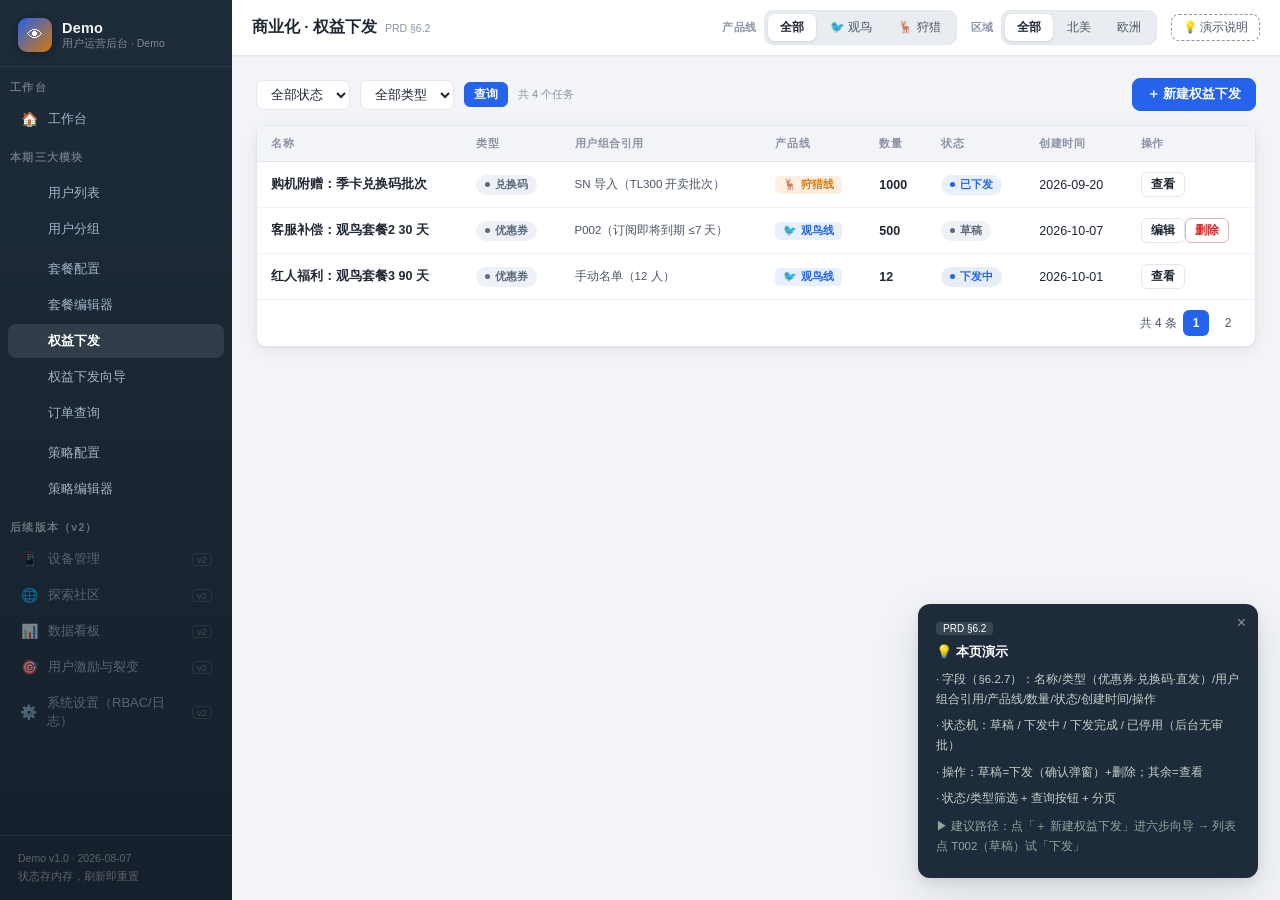
<file: benefit-list.html>
<!DOCTYPE html>
<html lang="zh-CN">
<head>
<meta charset="UTF-8">
<title>权益下发 · Demo 运营后台</title>
<style>
/* ============================================================
   Demo 用户运营后台 · Demo 设计系统
   美学方向：Field Station（野外工作站）—— 墨绿黑侧边栏 + 暖米白内容区
   观鸟线=森林绿 / 狩猎线=琥珀棕 / 双线中性
   技术红线：file:// 直开、零依赖、系统字体栈
   ============================================================ */

:root {
  /* 色板 */
  --bg: #f4f2ec;              /* 内容区米白 */
  --bg-deep: #edeae2;
  --panel: #ffffff;
  --sidebar: #182a22;         /* 墨绿黑 */
  --sidebar-deep: #122019;
  --sidebar-text: #a8b8ae;
  --sidebar-active: #ffffff;

  /* 品牌双色 */
  --bird: #2d6a4f;            /* 观鸟 森林绿 */
  --bird-soft: #e3eee7;
  --hunt: #a8621a;            /* 狩猎 琥珀棕 */
  --hunt-soft: #f6e9d7;

  /* 语义 */
  --ink: #23201a;             /* 主文本暖黑 */
  --ink-2: #57524a;           /* 次文本 */
  --ink-3: #8a857c;           /* 弱文本 */
  --line: #e2dfd6;            /* 边框 */
  --line-soft: #edeae2;

  /* 状态 */
  --ok: #2d6a4f;
  --warn: #b45309;
  --danger: #b3261e;
  --info: #3a5f8a;

  --radius: 10px;
  --radius-sm: 7px;
  --shadow: 0 1px 2px rgba(35,32,26,.05), 0 4px 16px rgba(35,32,26,.06);
  --shadow-lg: 0 4px 12px rgba(35,32,26,.10), 0 16px 48px rgba(35,32,26,.12);

  --font: -apple-system, BlinkMacSystemFont,  "PingFang SC",
          "Hiragino Sans GB", "Microsoft YaHei", "Segoe UI", sans-serif;
  --mono: "SF Mono", ui-monospace, Menlo, Consolas, monospace;
}

* { margin: 0; padding: 0; box-sizing: border-box; }

html, body { height: 100%; }

body {
  font-family: var(--font);
  font-size: 13.5px;
  color: var(--ink);
  background: var(--bg);
  -webkit-font-smoothing: antialiased;
}

/* ============ 布局骨架 ============ */
.layout { display: flex; min-height: 100vh; }

.sidebar {
  width: 232px; flex-shrink: 0;
  background: linear-gradient(180deg, var(--sidebar) 0%, var(--sidebar-deep) 100%);
  color: var(--sidebar-text);
  display: flex; flex-direction: column;
  position: sticky; top: 0; height: 100vh; overflow-y: auto;
}

.sidebar-brand {
  display: flex; align-items: center; gap: 10px;
  padding: 18px 18px 14px;
  border-bottom: 1px solid rgba(255,255,255,.07);
}

.brand-mark {
  width: 34px; height: 34px; border-radius: 9px;
  background: linear-gradient(135deg, var(--bird), var(--hunt));
  display: flex; align-items: center; justify-content: center;
  font-size: 16px; color: #fff;
  box-shadow: 0 2px 8px rgba(0,0,0,.3);
}

.brand-name { color: #f2f5f1; font-size: 14.5px; font-weight: 700; letter-spacing: .2px; }
.brand-sub { font-size: 10.5px; color: rgba(255,255,255,.45); margin-top: 1px; }

.nav-group { padding: 14px 10px 6px; font-size: 10.5px; letter-spacing: .12em; color: rgba(255,255,255,.35); font-weight: 600; }

.nav-item {
  display: flex; align-items: center; gap: 10px;
  padding: 8px 12px; margin: 1px 8px;
  border-radius: 8px; cursor: pointer;
  font-size: 13px; color: var(--sidebar-text);
  text-decoration: none; transition: background .15s, color .15s;
}
.nav-item:hover { background: rgba(255,255,255,.06); color: #d6e0d8; }
.nav-item.active { background: rgba(255,255,255,.10); color: var(--sidebar-active); font-weight: 600; }
.nav-item.v2 { opacity: .45; cursor: not-allowed; }
.nav-item.v2:hover { background: transparent; color: var(--sidebar-text); }
.nav-item .badge-v2 { margin-left: auto; font-size: 9.5px; color: rgba(255,255,255,.4); border: 1px solid rgba(255,255,255,.18); border-radius: 4px; padding: 0 4px; }
.nav-icon { width: 18px; text-align: center; font-size: 14px; }

.sidebar-foot {
  margin-top: auto; padding: 14px 18px;
  font-size: 10.5px; color: rgba(255,255,255,.3);
  border-top: 1px solid rgba(255,255,255,.07);
  line-height: 1.7;
}

/* 主区 */
.main { flex: 1; min-width: 0; display: flex; flex-direction: column; }

.topbar {
  height: 56px; background: var(--panel);
  border-bottom: 1px solid var(--line);
  display: flex; align-items: center; gap: 14px;
  padding: 0 20px; position: sticky; top: 0; z-index: 40;
  box-shadow: 0 1px 0 rgba(35,32,26,.03);
}

.page-title { font-size: 15.5px; font-weight: 700; margin-right: auto; white-space: nowrap; }
.page-title .prd-ref { font-size: 10.5px; color: var(--ink-3); font-weight: 400; margin-left: 8px; }

.content { padding: 22px 24px 48px; max-width: 1440px; width: 100%; margin: 0 auto; }

/* ============ 顶部切换器 ============ */
.seg {
  display: inline-flex; background: var(--bg-deep);
  border: 1px solid var(--line); border-radius: 9px; padding: 3px; gap: 2px;
}
.seg button {
  border: 0; background: transparent; cursor: pointer;
  font-size: 12px; padding: 5px 12px; border-radius: 7px;
  color: var(--ink-2); font-family: var(--font); transition: all .15s;
}
.seg button:hover { color: var(--ink); }
.seg button.on { background: var(--panel); color: var(--ink); font-weight: 600; box-shadow: 0 1px 3px rgba(35,32,26,.12); }

/* 产品线专用分段控件 */
.seg-pl button.on[data-pl="bird"] { background: var(--bird); color: #fff; }
.seg-pl button.on[data-pl="hunt"] { background: var(--hunt); color: #fff; }

/* 角色切换器 */
.role-switch {
  display: flex; align-items: center; gap: 8px;
  font-size: 12px; color: var(--ink-2);
}
.role-switch .seg button.on { background: var(--sidebar); color: #fff; }

/* 演示说明按钮 */
.demo-btn {
  border: 1px dashed var(--ink-3); background: transparent; color: var(--ink-2);
  font-size: 11.5px; padding: 5px 11px; border-radius: 8px; cursor: pointer;
  font-family: var(--font); transition: all .15s;
}
.demo-btn:hover { border-color: var(--ink); color: var(--ink); }

/* 切换器标签 */
.switch-label { font-size: 10.5px; color: var(--ink-3); font-weight: 600; letter-spacing: .06em; }

.topbar-seg { display: flex; align-items: center; gap: 7px; }

/* ============ 卡片与布局 ============ */
.card {
  background: var(--panel); border: 1px solid var(--line);
  border-radius: var(--radius); box-shadow: var(--shadow);
  margin-bottom: 16px;
}
.card-head {
  display: flex; align-items: center; gap: 10px;
  padding: 13px 18px; border-bottom: 1px solid var(--line-soft);
}
.card-head h3 { font-size: 13.5px; font-weight: 700; }
.card-head .desc { font-size: 11.5px; color: var(--ink-3); }
.card-body { padding: 18px; }

/* ============ 筛选栏 ============ */
.filter-bar {
  display: flex; flex-wrap: wrap; gap: 10px 14px; align-items: center;
  background: var(--panel); border: 1px solid var(--line);
  border-radius: var(--radius); padding: 12px 16px; margin-bottom: 16px;
  box-shadow: var(--shadow);
}
.filter-item { display: flex; align-items: center; gap: 6px; }
.filter-item label { font-size: 11.5px; color: var(--ink-3); white-space: nowrap; }
.filter-divider { width: 1px; height: 24px; background: var(--line); }

/* ============ 表单控件 ============ */
input[type="text"], input[type="number"], input[type="date"], input[type="email"], input[type="search"], select, textarea {
  font-family: var(--font); font-size: 12.5px; color: var(--ink);
  border: 1px solid var(--line); border-radius: 7px;
  padding: 6px 10px; background: #fff; outline: none;
  transition: border-color .15s, box-shadow .15s;
}
input:focus, select:focus, textarea:focus { border-color: var(--ink-2); box-shadow: 0 0 0 3px rgba(35,32,26,.06); }
select { cursor: pointer; }
textarea { resize: vertical; line-height: 1.6; }

.checkbox-line { display: flex; align-items: center; gap: 6px; font-size: 12.5px; color: var(--ink-2); cursor: pointer; }
.checkbox-line input { accent-color: var(--bird); width: 14px; height: 14px; cursor: pointer; }

/* ============ 按钮 ============ */
.btn {
  display: inline-flex; align-items: center; gap: 6px;
  border: 1px solid var(--line); background: var(--panel);
  color: var(--ink); font-size: 12.5px; font-weight: 600;
  padding: 7px 14px; border-radius: 8px; cursor: pointer;
  font-family: var(--font); transition: all .15s;
}
.btn:hover { border-color: var(--ink-2); background: var(--bg); }
.btn:active { transform: translateY(1px); }
.btn-primary { background: var(--bird); border-color: var(--bird); color: #fff; }
.btn-primary:hover { background: #245741; border-color: #245741; }
.btn-hunt { background: var(--hunt); border-color: var(--hunt); color: #fff; }
.btn-hunt:hover { background: #8f5414; border-color: #8f5414; }
.btn-danger { background: #fff; border-color: #d8b9b6; color: var(--danger); }
.btn-danger:hover { border-color: var(--danger); background: #fdf1f0; }
.btn-ghost { background: transparent; border-color: transparent; color: var(--ink-2); }
.btn-ghost:hover { background: var(--bg); color: var(--ink); }
.btn-sm { padding: 4px 9px; font-size: 11.5px; border-radius: 6px; }
.btn:disabled { opacity: .45; cursor: not-allowed; }

/* ============ 表格 ============ */
.table-wrap { overflow-x: auto; border-radius: 0 0 var(--radius) var(--radius); }
table.table { width: 100%; border-collapse: collapse; font-size: 12.5px; }
.table th {
  text-align: left; font-size: 11px; font-weight: 600; letter-spacing: .05em;
  color: var(--ink-3); text-transform: uppercase;
  padding: 10px 14px; border-bottom: 1px solid var(--line);
  background: var(--bg); white-space: nowrap;
}
.table td {
  padding: 10px 14px; border-bottom: 1px solid var(--line-soft);
  color: var(--ink); vertical-align: middle;
}
.table tbody tr:last-child td { border-bottom: 0; }
.table tbody tr { transition: background .12s; }
.table tbody tr:hover { background: #faf8f3; }
.table td.mono, .table .mono { font-family: var(--mono); font-size: 11.5px; }
.table .num { font-variant-numeric: tabular-nums; }
.table .empty { text-align: center; color: var(--ink-3); padding: 40px 0; font-size: 12.5px; }

/* ============ 徽章 ============ */
.badge {
  display: inline-flex; align-items: center; gap: 5px;
  font-size: 11px; font-weight: 600; padding: 2.5px 9px; border-radius: 20px;
  white-space: nowrap;
}
.badge::before { content: ""; width: 5px; height: 5px; border-radius: 50%; background: currentColor; }
.badge-gray { background: #f0eee8; color: #6b665d; }
.badge-blue { background: #e6edf5; color: var(--info); }
.badge-green { background: var(--bird-soft); color: var(--bird); }
.badge-orange { background: var(--hunt-soft); color: var(--hunt); }
.badge-red { background: #fbeae8; color: var(--danger); }
.badge-pl { background: var(--bird-soft); color: var(--bird); }
.badge-pl.hunt { background: var(--hunt-soft); color: var(--hunt); }
.badge-pl.both { background: #e9e6df; color: #57524a; }

/* 产品线标签（列表内） */
.pl-tag {
  display: inline-flex; align-items: center; gap: 5px;
  font-size: 11px; padding: 1.5px 8px; border-radius: 5px; font-weight: 600;
}
.pl-tag.bird { background: var(--bird-soft); color: var(--bird); }
.pl-tag.hunt { background: var(--hunt-soft); color: var(--hunt); }
.pl-tag.both { background: #e9e6df; color: #57524a; }

/* ============ 分页 ============ */
.pager {
  display: flex; align-items: center; gap: 6px; justify-content: flex-end;
  padding: 10px 14px; border-top: 1px solid var(--line-soft);
  font-size: 12px; color: var(--ink-2);
}
.pager .page { width: 26px; height: 26px; display: flex; align-items: center; justify-content: center; border-radius: 6px; cursor: pointer; border: 1px solid transparent; }
.pager .page:hover { border-color: var(--line); }
.pager .page.on { background: var(--bird); color: #fff; font-weight: 600; }

/* ============ 步骤条 ============ */
.steps { display: flex; align-items: center; margin: 0 0 22px; }
.step { display: flex; align-items: center; gap: 9px; }
.step-dot {
  width: 26px; height: 26px; border-radius: 50%;
  display: flex; align-items: center; justify-content: center;
  font-size: 12px; font-weight: 700;
  background: var(--bg-deep); color: var(--ink-3); border: 1.5px solid var(--line);
  transition: all .2s;
}
.step-label { font-size: 12px; color: var(--ink-3); font-weight: 600; }
.step.on .step-dot { background: var(--bird); border-color: var(--bird); color: #fff; }
.step.on .step-label { color: var(--ink); }
.step.done .step-dot { background: var(--bird-soft); border-color: var(--bird); color: var(--bird); }
.step.done .step-label { color: var(--ink-2); }
.step-line { flex: 1; height: 1.5px; background: var(--line); margin: 0 14px; min-width: 24px; }
.step-line.done { background: var(--bird); }

/* ============ Tabs ============ */
.tabs { display: flex; gap: 2px; border-bottom: 1.5px solid var(--line); margin-bottom: 18px; }
.tab {
  padding: 9px 16px; font-size: 12.5px; color: var(--ink-2); cursor: pointer;
  border-bottom: 2.5px solid transparent; margin-bottom: -1.5px; font-weight: 600;
  transition: color .15s;
}
.tab:hover { color: var(--ink); }
.tab.on { color: var(--bird); border-bottom-color: var(--bird); }
.tab .hint { font-size: 10px; color: var(--ink-3); font-weight: 400; margin-left: 4px; }

/* ============ 弹窗 ============ */
.modal-mask {
  position: fixed; inset: 0; background: rgba(20,16,10,.45);
  display: flex; align-items: center; justify-content: center; z-index: 100;
  animation: fadeIn .15s ease-out;
}
.modal {
  background: var(--panel); border-radius: 14px; box-shadow: var(--shadow-lg);
  width: 520px; max-width: 92vw; max-height: 86vh; overflow-y: auto;
  animation: popIn .18s cubic-bezier(.2,.9,.3,1.2);
}
.modal-head { padding: 16px 20px 12px; border-bottom: 1px solid var(--line-soft); font-weight: 700; font-size: 14px; display: flex; align-items: center; }
.modal-head .close { margin-left: auto; cursor: pointer; color: var(--ink-3); font-size: 18px; background: none; border: 0; }
.modal-body { padding: 18px 20px; }
.modal-foot { padding: 13px 20px; border-top: 1px solid var(--line-soft); display: flex; justify-content: flex-end; gap: 10px; }

/* ============ Toast ============ */
#toast-root { position: fixed; top: 70px; right: 20px; z-index: 200; display: flex; flex-direction: column; gap: 8px; }
.toast {
  background: var(--sidebar); color: #eef3ee; font-size: 12.5px;
  padding: 11px 16px; border-radius: 9px; box-shadow: var(--shadow-lg);
  display: flex; align-items: center; gap: 9px; animation: slideIn .25s ease-out;
  max-width: 380px;
}
.toast.ok { border-left: 3px solid #4f9d77; }
.toast.warn { border-left: 3px solid #d9933a; }
.toast.err { border-left: 3px solid #e05c53; }

/* ============ 审批面板 ============ */
.approval-panel {
  background: var(--panel); border: 1px solid var(--line); border-radius: var(--radius);
  box-shadow: var(--shadow); margin-bottom: 16px; overflow: hidden;
}
.approval-panel .ap-head {
  display: flex; align-items: center; gap: 10px;
  padding: 12px 18px; background: var(--sidebar); color: #eef3ee;
  font-size: 12.5px; font-weight: 600;
}
.approval-panel .ap-item {
  display: flex; align-items: center; gap: 12px;
  padding: 12px 18px; border-bottom: 1px solid var(--line-soft); font-size: 12.5px;
}
.approval-panel .ap-item:last-child { border-bottom: 0; }
.ap-action { margin-left: auto; display: flex; gap: 8px; }

/* ============ 编辑器分区 ============ */
.form-section { margin-bottom: 22px; }
.form-section > h4 {
  font-size: 12px; font-weight: 700; letter-spacing: .04em;
  color: var(--ink-2); margin-bottom: 12px;
  display: flex; align-items: center; gap: 8px;
}
.form-section > h4::after { content: ""; flex: 1; height: 1px; background: var(--line); }
.form-grid { display: grid; grid-template-columns: repeat(auto-fill, minmax(230px, 1fr)); gap: 14px 18px; }
.form-field { display: flex; flex-direction: column; gap: 5px; }
.form-field > label { font-size: 11.5px; color: var(--ink-3); font-weight: 600; }
.form-field .req { color: var(--danger); margin-left: 2px; }
.form-field .help { font-size: 10.5px; color: var(--ink-3); line-height: 1.5; }
.form-field input, .form-field select, .form-field textarea { width: 100%; }

/* 多语言 Tab 小控件 */
.lang-tabs { display: flex; gap: 4px; margin-bottom: 8px; }
.lang-tab {
  font-size: 11px; padding: 3px 10px; border-radius: 6px; cursor: pointer;
  border: 1px solid var(--line); background: var(--panel); color: var(--ink-2); font-weight: 600;
}
.lang-tab.on { background: var(--sidebar); border-color: var(--sidebar); color: #fff; }
.lang-fallback { font-size: 10.5px; color: var(--ink-3); }

/* ============ 条件树（人群包编辑器） ============ */
.cond-group {
  border: 1.5px solid var(--line); border-radius: var(--radius);
  margin-bottom: 12px; overflow: hidden;
}
.cond-group .cg-head {
  display: flex; align-items: center; gap: 8px;
  background: var(--bg); padding: 8px 14px; font-size: 12px; font-weight: 700;
  border-bottom: 1px solid var(--line-soft);
}
.cond-group .cg-body { padding: 12px 14px; display: flex; flex-direction: column; gap: 9px; }
.cond-row { display: flex; align-items: center; gap: 8px; flex-wrap: wrap; }
.cond-row select, .cond-row input { padding: 5px 9px; }
.cond-ops { display: flex; gap: 6px; align-items: center; font-size: 11.5px; color: var(--ink-2); }

/* ============ 统计卡 ============ */
.stat-row { display: grid; grid-template-columns: repeat(auto-fit, minmax(180px, 1fr)); gap: 14px; margin-bottom: 18px; }
.stat-card {
  background: var(--panel); border: 1px solid var(--line); border-radius: var(--radius);
  padding: 14px 16px; box-shadow: var(--shadow);
}
.stat-card .sc-label { font-size: 11px; color: var(--ink-3); font-weight: 600; letter-spacing: .04em; }
.stat-card .sc-value { font-size: 24px; font-weight: 800; margin-top: 6px; font-variant-numeric: tabular-nums; letter-spacing: -.02em; }
.stat-card .sc-value small { font-size: 12px; font-weight: 600; color: var(--ink-3); }
.stat-card .sc-delta { font-size: 11px; margin-top: 4px; }
.stat-card .sc-delta.up { color: var(--ok); }
.stat-card .sc-delta.down { color: var(--danger); }

/* ============ 设备卡片（狩猎线画像） ============ */
.device-card {
  border: 1px solid var(--line); border-radius: var(--radius); padding: 12px 14px;
  display: flex; flex-direction: column; gap: 7px; background: #fdfcf9;
}
.device-card .dc-head { display: flex; align-items: center; gap: 8px; font-weight: 700; font-size: 12.5px; }
.device-card .dc-row { display: flex; justify-content: space-between; font-size: 12px; color: var(--ink-2); }
.device-card .dc-row b { color: var(--ink); font-weight: 600; }

/* ============ 渠道卡片 ============ */
.channel-grid { display: grid; grid-template-columns: repeat(auto-fit, minmax(300px, 1fr)); gap: 16px; }
.channel-card { border: 1px solid var(--line); border-radius: var(--radius); background: var(--panel); box-shadow: var(--shadow); overflow: hidden; }
.channel-card .cc-head {
  padding: 12px 16px; font-weight: 700; font-size: 13px;
  display: flex; align-items: center; gap: 9px;
  border-bottom: 1px solid var(--line-soft);
}
.channel-card .cc-body { padding: 14px 16px; display: flex; flex-direction: column; gap: 11px; }

/* ============ 演示说明浮层 ============ */
.demo-pop {
  position: fixed; right: 22px; bottom: 22px; width: 340px; z-index: 150;
  background: var(--sidebar); color: #e8eee9; border-radius: 12px;
  box-shadow: var(--shadow-lg); padding: 16px 18px; animation: slideUp .25s ease-out;
}
.demo-pop h4 { font-size: 13px; font-weight: 700; margin-bottom: 8px; color: #fff; display: flex; align-items: center; gap: 8px; }
.demo-pop p { font-size: 11.5px; line-height: 1.75; color: #c4d1c8; margin-bottom: 6px; }
.demo-pop .demo-close { position: absolute; top: 10px; right: 12px; color: rgba(255,255,255,.5); cursor: pointer; background: none; border: 0; font-size: 16px; }
.demo-pop .prd-tag { display: inline-block; font-size: 10px; background: rgba(255,255,255,.12); border-radius: 4px; padding: 1px 7px; margin-bottom: 8px; color: #fff; }

/* ============ 信息条 ============ */
.notice {
  display: flex; gap: 9px; align-items: flex-start;
  background: #eef2ee; border: 1px solid #d5e0d8; color: var(--ink-2);
  border-radius: 8px; padding: 10px 14px; font-size: 12px; line-height: 1.65;
  margin-bottom: 16px;
}
.notice.warn { background: var(--hunt-soft); border-color: #ecd9bd; }
.notice.red { background: #fbeae8; border-color: #e8c8c4; }
.notice .ni { flex-shrink: 0; }

/* ============ 空态 ============ */
.empty-state { text-align: center; padding: 60px 20px; color: var(--ink-3); }
.empty-state .es-icon { font-size: 38px; margin-bottom: 12px; opacity: .5; }
.empty-state p { font-size: 13px; }

/* ============ 动画 ============ */
@keyframes fadeIn { from { opacity: 0; } to { opacity: 1; } }
@keyframes popIn { from { opacity: 0; transform: scale(.96); } to { opacity: 1; transform: scale(1); } }
@keyframes slideIn { from { opacity: 0; transform: translateX(16px); } to { opacity: 1; transform: translateX(0); } }
@keyframes slideUp { from { opacity: 0; transform: translateY(14px); } to { opacity: 1; transform: translateY(0); } }
@keyframes pulse { 0%,100% { opacity: 1; } 50% { opacity: .45; } }
.pulse { animation: pulse 1.6s ease-in-out infinite; }

/* 页面进入动画 */
.content { animation: fadeIn .25s ease-out; }

/* ============ 滚动条 ============ */
::-webkit-scrollbar { width: 9px; height: 9px; }
::-webkit-scrollbar-thumb { background: #cfcbc2; border-radius: 5px; border: 2px solid var(--bg); }
::-webkit-scrollbar-track { background: transparent; }
.sidebar::-webkit-scrollbar-thumb { background: rgba(255,255,255,.14); border: 2px solid var(--sidebar); }

/* ============ 响应式（评审主为桌面，仅兜底） ============ */
@media (max-width: 1100px) {
  .topbar { flex-wrap: wrap; height: auto; padding: 10px 16px; gap: 8px; }
  .page-title { margin-right: 0; width: 100%; }
  .content { padding: 16px; }
}

</style>
<style>
/* ============================================================
   Demo 用户运营后台 · 通用后台风格（蓝白）配色试点
   试点范围：用户列表（users-list）+ 用户画像（user-detail）
   实现方式：覆盖 common.css 的 CSS 变量 + 少量硬编码色
   效果确认后再决定是否全站推广
   ============================================================ */

:root {
  /* 色板 */
  --bg: #f2f4f7;              /* 内容区蓝灰白 */
  --bg-deep: #e9edf2;
  --panel: #ffffff;
  --sidebar: #1d2b3a;         /* 深蓝灰 */
  --sidebar-deep: #16202c;
  --sidebar-text: #a3b2c5;
  --sidebar-active: #ffffff;

  /* 品牌双色（通用后台以主蓝为主） */
  --bird: #2563eb;            /* 主蓝 */
  --bird-soft: #e8effd;
  --hunt: #d97706;            /* 琥珀橙 */
  --hunt-soft: #fdf0e0;

  /* 语义 */
  --ink: #1f2733;             /* 主文本冷黑 */
  --ink-2: #4b5565;
  --ink-3: #8a93a6;
  --line: #e2e7ee;
  --line-soft: #eef1f5;

  /* 状态 */
  --ok: #16a34a;
  --warn: #d97706;
  --danger: #dc2626;
  --info: #2563eb;

  --shadow: 0 1px 2px rgba(31,39,51,.05), 0 4px 16px rgba(31,39,51,.06);
  --shadow-lg: 0 4px 12px rgba(31,39,51,.10), 0 16px 48px rgba(31,39,51,.12);
}

/* 硬编码色覆盖（common.css 未走变量的部分） */
.btn-primary:hover { background: #1d4ed8; border-color: #1d4ed8; }
.btn-hunt:hover { background: #b45309; border-color: #b45309; }
.table tbody tr:hover { background: #f5f7fb; }
.badge-gray { background: #eef1f5; color: #5b6b7f; }
.badge-pl.both, .pl-tag.both { background: #e9edf2; color: #4b5565; }
.toast.ok { border-left-color: #22c55e; }
.toast.warn { border-left-color: #f59e0b; }
.toast.err { border-left-color: #ef4444; }
::-webkit-scrollbar-thumb { background: #c3cad6; border-color: var(--bg); }

</style>
</head>
<body>
<script>
/* ============================================================
   Demo 用户运营后台 · Demo mock 数据
   值严格对齐背景文档 §5（套餐价格/权益量）
   技术红线：普通全局变量，不 fetch、不 module
   ============================================================ */
window.PLData = {
  version: '2026-08-07',

  /* ---------- 产品线 ---------- */
  productLines: [
    { key: 'bird', name: '观鸟线', model: 'K3' },
    { key: 'hunt', name: '狩猎线', model: 'TL300' },
  ],

  /* ---------- 套餐（两线全量；状态机：草稿/待上架/已上架；refPack=定向可见引用分组；schedule=上架方式） ---------- */
  plans: {
    bird: [
      { id: 'BP01', name: { en: 'Bird Plan 1', zh: '观鸟套餐1' }, tier: '观鸟套餐1', price: null, annual: null, perks: ['基础功能（演示数据）'], status: '已上架', schedule: '立即' },
      { id: 'BP02', name: { en: 'Bird Plan 2', zh: '观鸟套餐2' }, tier: '观鸟套餐2', price: 1.11, annual: 11.11, perks: ['标准权益组合（演示数据）'], status: '已上架', schedule: '立即' },
      { id: 'BP03', name: { en: 'Bird Plan 3', zh: '观鸟套餐3' }, tier: '观鸟套餐3', price: 2.22, annual: 22.22, perks: ['高配权益组合（演示数据）'], status: '已上架', schedule: '立即' },
      { id: 'BP04', name: { en: 'Bird Plan 3 Early', zh: '观鸟套餐3早鸟版' }, tier: '观鸟套餐3', price: 2.00, annual: 20.00, perks: ['同观鸟套餐3权益（演示数据）'], status: '草稿', schedule: '定时', refPack: 'P003' },
    ],
    hunt: [
      { id: 'HP01', name: { en: 'Hunt Plan 1', zh: '狩猎套餐1' }, tier: '狩猎套餐1', price: 3.33, renewPrice: 2.22, annual: 33.33, annualSale: 22.22, perks: ['标准权益组合（演示数据）'], status: '已上架', schedule: '立即' },
      { id: 'HP02', name: { en: 'Hunt Plan 2', zh: '狩猎套餐2' }, tier: '狩猎套餐2', price: 4.44, renewPrice: 3.33, annual: 44.44, annualSale: 33.33, perks: ['标准权益组合（演示数据）'], status: '已上架', schedule: '立即' },
      { id: 'HP03', name: { en: 'Hunt Plan 3', zh: '狩猎套餐3' }, tier: '狩猎套餐3', price: 5.55, renewPrice: 4.44, annual: 55.55, annualSale: 44.44, perks: ['高配权益组合（演示数据）'], status: '已上架', schedule: '立即' },
      /* 限定套餐（仅狩猎） */
      { id: 'HP10', name: { en: 'Hunt Plan 1 Special', zh: '狩猎套餐1特惠' }, tier: '狩猎套餐1', price: 2.00, annual: 20.00, limited: true, campaign: '限时活动', window: '2026-11-21 ~ 2026-12-02', perks: ['同狩猎套餐1权益（演示数据）'], status: '待上架', schedule: '定时', refPack: 'P001' },
      { id: 'HP11', name: { en: 'Hunt Plan 2 Special', zh: '狩猎套餐2特惠' }, tier: '狩猎套餐2', price: 3.00, annual: 30.00, limited: true, campaign: '限时活动', window: '2026-11-21 ~ 2026-12-02', perks: ['同狩猎套餐2权益（演示数据）'], status: '待上架', schedule: '定时' },
      { id: 'HP12', name: { en: 'Hunt Plan 3 Special', zh: '狩猎套餐3特惠' }, tier: '狩猎套餐3', price: 4.00, annual: 40.00, limited: true, campaign: '限时活动', window: '2026-11-21 ~ 2026-12-02', perks: ['同狩猎套餐3权益（演示数据）'], status: '待上架', schedule: '定时' },
      { id: 'HP13', name: { en: 'Seasonal Plan A', zh: '限定套餐A（季卡）' }, tier: '限定套餐A', price: 6.66, duration: '6 个月', limited: true, campaign: '限时活动', window: '2026-10-15 ~ 2027-03-31', perks: ['限时权益组合（演示数据）'], status: '待上架', schedule: '定时', refPack: 'P002' },
      { id: 'HP14', name: { en: 'Seasonal Plan B', zh: '限定套餐B（季卡）' }, tier: '限定套餐B', price: 8.88, duration: '6 个月', limited: true, campaign: '限时活动', window: '2026-10-15 ~ 2027-03-31', perks: ['限时高配权益组合（演示数据）'], status: '草稿', schedule: '定时' },
    ],
    /* AI权益包（狩猎独立 AI 权益） */
    aiButler: { price: 0.99, annual: 8.99, desc: 'AI 增值权益（演示数据）' },
    /* 加油包 */
    booster: {
      bird: [
        { id: 'BB01', name: '存储权益包', price: 0.99, unit: '/月', desc: '存储空间增值（演示数据）' },
        { id: 'BB02', name: '设备权益包', price: 0.99, unit: '/月/台', desc: '设备数量增值（演示数据）' },
        { id: 'BB03', name: 'AI调用包', price: 0.99, unit: '/月', desc: 'AI 调用次数增值（演示数据）' },
      ],
      hunt: [
        { id: 'HB01', name: '影像权益包', price: 0.99, unit: '/100 张', desc: '账号内共享（演示数据）', ownership: '账号级' },
        { id: 'HB02', name: 'AI调用包', price: 0.99, unit: '/300 次', desc: 'AI 调用补充（演示数据）' },
      ],
    },
  },

  /* ---------- 用户（20 条，含观鸟典型/狩猎典型/双机用户） ----------
     注：sub = 观鸟账号级订阅（含 period/purchaseAt/gifts 队列赠送权益）
         subPerDevice = 狩猎设备级套餐（一条一设备一套餐，同一 SN 可多条=多套餐生效）
         subHistory = 历史订阅（观鸟条目 sn 为空；狩猎条目带 sn）
         accountBenefits = 账号级共享权益（观鸟加油包 & 狩猎权益包，带 pl 区分） */
  users: [
    { id: 'U1001', email: 'emma.wilson@mail.com', region: '北美', pl: 'bird', createdAt: '2026-09-12', lastActive: '2026-10-08', devices: [{ sn: 'K3-B2F7A01', model: 'K3', activated: '2026-09-12', bound: true }], sub: { tier: '观鸟套餐2', trial: '试用中（7天）', autoRenew: true, expireAt: '2026-10-20', aiRemaining: 288, storageUsed: '3.2/10GB', period: '月付', purchaseAt: '2026-10-08', gifts: [{ name: '观鸟套餐2 30 天赠送', grantedAt: '2026-10-02' }] }, subHistory: [{ pl: 'bird', model: 'K3', sn: '', tier: '观鸟套餐1', period: '—', purchasedAt: '2026-09-12' }, { pl: 'bird', model: 'K3', sn: '', tier: '观鸟套餐2', period: '月付', purchasedAt: '2026-10-08' }], accountBenefits: [{ pl: 'bird', name: 'AI调用包', price: 0.99, period: '月付', usage: '已用 12/300 次' }], tags: ['K3开卖活动'], packs: ['P003'], freeze: false },
    { id: 'U1002', email: 'daniel.ng@mail.com', region: '北美', pl: 'bird', createdAt: '2026-06-02', lastActive: '2026-10-09', devices: [{ sn: 'K3-A1C9D02', model: 'K3', activated: '2026-06-02', bound: true }, { sn: 'K3-A1C9D03', model: 'K3', activated: '2026-07-15', bound: true }, { sn: 'K3-A1C9D04', model: 'K3', activated: '2026-08-20', bound: true }], sub: { tier: '观鸟套餐3', trial: '已转正式', autoRenew: true, expireAt: '2027-06-02', aiRemaining: 620, storageUsed: '12.4/20GB', period: '年付', purchaseAt: '2026-08-02', gifts: [{ name: '观鸟套餐3 30 天赠送', grantedAt: '2026-08-01' }] }, subHistory: [{ pl: 'bird', model: 'K3', sn: '', tier: '观鸟套餐1', period: '—', purchasedAt: '2026-06-02' }, { pl: 'bird', model: 'K3', sn: '', tier: '观鸟套餐2', period: '月付', purchasedAt: '2026-07-02' }, { pl: 'bird', model: 'K3', sn: '', tier: '观鸟套餐3', period: '年付', purchasedAt: '2026-08-02' }], accountBenefits: [{ pl: 'bird', name: '存储权益包', price: 0.99, period: '月付', usage: '永久收藏 已用 4/100 格' }, { pl: 'bird', name: 'AI调用包', price: 0.99, period: '月付', usage: '已用 380/300 次' }], tags: ['高价值用户', '多设备'], packs: [], freeze: false },
    { id: 'U1003', email: 'sophie.lee@mail.com', region: '欧洲', pl: 'bird', createdAt: '2026-09-28', lastActive: '2026-10-03', devices: [{ sn: 'K3-B2F7A11', model: 'K3', activated: '2026-09-28', bound: true }], sub: { tier: '观鸟套餐1', trial: '—', autoRenew: false, expireAt: '—', aiRemaining: 12, storageUsed: '0.8/1GB', period: '—', purchaseAt: '—', gifts: [] }, subHistory: [], accountBenefits: [], tags: [], packs: ['P005'], freeze: false },
    { id: 'U1004', email: 'miguel.rodriguez@mail.com', region: '欧洲', pl: 'bird', createdAt: '2026-08-14', lastActive: '2026-10-06', devices: [{ sn: 'K3-C3E5B21', model: 'K3', activated: '2026-08-14', bound: true }], sub: { tier: '观鸟套餐2', trial: '已取消自动续费', autoRenew: false, expireAt: '2026-11-14', aiRemaining: 45, storageUsed: '8.9/10GB', period: '月付', purchaseAt: '2026-09-14', gifts: [] }, subHistory: [{ pl: 'bird', model: 'K3', sn: '', tier: '观鸟套餐1', period: '—', purchasedAt: '2026-08-14' }, { pl: 'bird', model: 'K3', sn: '', tier: '观鸟套餐2', period: '月付', purchasedAt: '2026-09-14' }], accountBenefits: [{ pl: 'bird', name: 'AI调用包', price: 0.99, period: '月付', usage: '已用 255/300 次' }], tags: ['流失风险'], packs: ['P002'], freeze: false },
    { id: 'U1005', email: 'hannah.kim@mail.com', region: '北美', pl: 'bird', createdAt: '2026-07-01', lastActive: '2026-10-09', devices: [{ sn: 'K3-D2F8C33', model: 'K3', activated: '2026-07-01', bound: true }], sub: { tier: '观鸟套餐2', trial: '已转正式', autoRenew: true, expireAt: '2027-07-01', aiRemaining: 45, storageUsed: '6.1/10GB', period: '月付', purchaseAt: '2026-08-01', gifts: [] }, subHistory: [{ pl: 'bird', model: 'K3', sn: '', tier: '观鸟套餐1', period: '—', purchasedAt: '2026-07-01' }, { pl: 'bird', model: 'K3', sn: '', tier: '观鸟套餐2', period: '月付', purchasedAt: '2026-08-01' }], accountBenefits: [], tags: [], packs: [], freeze: false },
    { id: 'U2001', email: 'jack.taylor@mail.com', region: '北美', pl: 'hunt', createdAt: '2026-09-30', lastActive: '2026-10-09', devices: [{ sn: 'TL300-00A1F1', model: 'TL300', activated: '2026-09-30', bound: true }], subPerDevice: [{ sn: 'TL300-00A1F1', tier: '狩猎套餐2', expStatus: '体验中（第10天）', expireAt: '2026-10-14', period: '体验期', purchaseAt: '—', gifts: [] }], subHistory: [], accountBenefits: [{ pl: 'hunt', name: 'AI调用包', price: 0.99, period: '月付', usage: '剩余 282/300 次' }], hdRemaining: 2, aiDialog: 18, limitedPurchases: [], tags: ['体验期'], packs: ['P001'], freeze: false },
    { id: 'U2002', email: 'luke.morgan@mail.com', region: '北美', pl: 'hunt', createdAt: '2026-08-08', lastActive: '2026-10-09', devices: [{ sn: 'TL300-00B2G2', model: 'TL300', activated: '2026-08-08', bound: true }], subPerDevice: [{ sn: 'TL300-00B2G2', tier: '狩猎套餐3', expStatus: '已转付费', expireAt: '2027-08-08', period: '年付', purchaseAt: '2026-08-08', gifts: [] }], subHistory: [{ pl: 'hunt', model: 'TL300', sn: 'TL300-00B2G2', tier: '狩猎套餐1（体验）', period: '体验期', purchasedAt: '2026-08-08' }, { pl: 'hunt', model: 'TL300', sn: 'TL300-00B2G2', tier: '狩猎套餐3', period: '年付', purchasedAt: '2026-08-08' }], accountBenefits: [{ pl: 'hunt', name: '影像权益包', price: 0.99, period: '单次（100 张）', usage: 'HD 剩余 62/100 张' }, { pl: 'hunt', name: 'AI调用包', price: 0.99, period: '月付', usage: '剩余 40/300 次' }], hdRemaining: 21, aiDialog: 260, limitedPurchases: [], tags: [], packs: [], freeze: false },
    { id: 'U2003', email: 'olivia.brown@mail.com', region: '欧洲', pl: 'hunt', createdAt: '2026-09-20', lastActive: '2026-10-05', devices: [{ sn: 'TL300-00C3H3', model: 'TL300', activated: '2026-09-20', bound: true }], subPerDevice: [{ sn: 'TL300-00C3H3', tier: '狩猎套餐1', expStatus: '体验已过期未付费', expireAt: '2026-10-04', period: '体验期', purchaseAt: '—', gifts: [] }], subHistory: [], accountBenefits: [], hdRemaining: 0, aiDialog: 0, limitedPurchases: [], tags: ['体验过期'], packs: ['P001'], freeze: false },
    { id: 'U2004', email: 'tyler.james@mail.com', region: '北美', pl: 'hunt', createdAt: '2026-07-19', lastActive: '2026-10-08', devices: [{ sn: 'TL300-00D4J4', model: 'TL300', activated: '2026-07-19', bound: true }], subPerDevice: [{ sn: 'TL300-00D4J4', tier: '狩猎套餐3', expStatus: '已转付费', expireAt: '2027-04-18', period: '年付', purchaseAt: '2026-07-19', gifts: [] }, { sn: 'TL300-00D4J4', tier: '限定套餐A（季卡）', expStatus: '已转付费', expireAt: '2027-04-17', period: '季卡', purchaseAt: '2026-10-18', gifts: [] }], subHistory: [{ pl: 'hunt', model: 'TL300', sn: 'TL300-00D4J4', tier: '狩猎套餐1（体验）', period: '体验期', purchasedAt: '2026-07-19' }, { pl: 'hunt', model: 'TL300', sn: 'TL300-00D4J4', tier: '狩猎套餐3', period: '年付', purchasedAt: '2026-07-19' }], accountBenefits: [{ pl: 'hunt', name: '影像权益包', price: 0.99, period: '单次（100 张）', usage: 'HD 剩余 8/100 张' }, { pl: 'hunt', name: 'AI调用包', price: 0.99, period: '月付', usage: '剩余 150/300 次' }], hdRemaining: 14, aiDialog: 150, limitedPurchases: [{ name: '限定套餐A（季卡）', price: 6.66, boughtAt: '2026-10-18', valid: '6 个月' }], tags: ['限定套餐用户'], packs: [], freeze: false },
    { id: 'U2005', email: 'isaac.hughes@mail.com', region: '欧洲', pl: 'hunt', createdAt: '2026-08-25', lastActive: '2026-10-07', devices: [{ sn: 'TL300-00E5K5', model: 'TL300', activated: '2026-08-25', bound: true }, { sn: 'TL300-00E5K6', model: 'TL300', activated: '2026-09-30', bound: true }], subPerDevice: [{ sn: 'TL300-00E5K5', tier: '狩猎套餐1', expStatus: '已转付费', expireAt: '2027-08-25', period: '年付', purchaseAt: '2026-08-25', gifts: [] }, { sn: 'TL300-00E5K6', tier: '—', expStatus: '体验中（第9天）', expireAt: '2026-10-14', period: '体验期', purchaseAt: '—', gifts: [] }], subHistory: [{ pl: 'hunt', model: 'TL300', sn: 'TL300-00E5K5', tier: '狩猎套餐1（体验）', period: '体验期', purchasedAt: '2026-08-25' }], accountBenefits: [{ pl: 'hunt', name: 'AI调用包', price: 0.99, period: '月付', usage: '剩余 278/300 次' }], hdRemaining: 3, aiDialog: 22, limitedPurchases: [], tags: ['双设备'], packs: [], freeze: false },
    /* 双机用户 */
    { id: 'U3001', email: 'maya.sato@mail.com', region: '北美', pl: 'both', createdAt: '2026-07-10', lastActive: '2026-10-09', devices: [{ sn: 'K3-E6F7L7', model: 'K3', activated: '2026-07-10', bound: true }, { sn: 'K3-E6F7L8', model: 'K3', activated: '2026-08-01', bound: true }, { sn: 'TL300-00F6M6', model: 'TL300', activated: '2026-09-15', bound: true }], sub: { tier: '观鸟套餐2', trial: '已转正式', autoRenew: true, expireAt: '2027-07-10', aiRemaining: 190, storageUsed: '7.7/10GB', period: '年付', purchaseAt: '2026-07-10', gifts: [{ name: '观鸟套餐2 30 天赠送', grantedAt: '2026-09-20' }] }, subPerDevice: [{ sn: 'TL300-00F6M6', tier: '狩猎套餐2', expStatus: '已转付费', expireAt: '2027-09-15', period: '年付', purchaseAt: '2026-09-15', gifts: [] }], subHistory: [{ pl: 'bird', model: 'K3', sn: '', tier: '观鸟套餐1', period: '—', purchasedAt: '2026-07-10' }, { pl: 'bird', model: 'K3', sn: '', tier: '狩猎套餐2', period: '年付', purchasedAt: '2026-07-10' }, { pl: 'hunt', model: 'TL300', sn: 'TL300-00F6M6', tier: '狩猎套餐1（体验）', period: '体验期', purchasedAt: '2026-09-15' }, { pl: 'hunt', model: 'TL300', sn: 'TL300-00F6M6', tier: '狩猎套餐2', period: '年付', purchasedAt: '2026-09-15' }], accountBenefits: [{ pl: 'bird', name: '存储权益包', price: 0.99, period: '月付', usage: '永久收藏 已用 22/100 格' }, { pl: 'hunt', name: '影像权益包', price: 0.99, period: '单次（100 张）', usage: 'HD 剩余 88/100 张' }], hdRemaining: 6, aiDialog: 88, limitedPurchases: [], tags: ['双机用户'], packs: [], freeze: false },
    { id: 'U3002', email: 'noah.williams@mail.com', region: '欧洲', pl: 'both', createdAt: '2026-08-05', lastActive: '2026-10-01', devices: [{ sn: 'K3-F8G9N9', model: 'K3', activated: '2026-08-05', bound: true }, { sn: 'TL300-00G7N7', model: 'TL300', activated: '2026-09-10', bound: true }], sub: { tier: '观鸟套餐1', trial: '—', autoRenew: false, expireAt: '—', aiRemaining: 5, storageUsed: '0.5/1GB', period: '—', purchaseAt: '—', gifts: [] }, subPerDevice: [{ sn: 'TL300-00G7N7', tier: '狩猎套餐1', expStatus: '体验中（第4天）', expireAt: '2026-10-20', period: '体验期', purchaseAt: '—', gifts: [] }], subHistory: [], accountBenefits: [], hdRemaining: 4, aiDialog: 27, limitedPurchases: [], tags: ['双机用户'], packs: ['P005'], freeze: false },
    /* 其余普通用户 */
    { id: 'U1006', email: 'liam.smith@mail.com', region: '北美', pl: 'bird', createdAt: '2026-10-02', lastActive: '2026-10-09', devices: [{ sn: 'K3-G0H1P0', model: 'K3', activated: '2026-10-02', bound: true }], sub: { tier: '观鸟套餐2', trial: '试用中（7天）', autoRenew: true, expireAt: '2026-10-16', aiRemaining: 300, storageUsed: '0.2/10GB', period: '月付', purchaseAt: '2026-10-02', gifts: [{ name: 'AI调用包 300 次赠送', grantedAt: '2026-10-03' }] }, subHistory: [], accountBenefits: [], tags: [], packs: ['P003'], freeze: false },
    { id: 'U1007', email: 'ava.martin@mail.com', region: '欧洲', pl: 'bird', createdAt: '2026-05-20', lastActive: '2026-09-01', devices: [{ sn: 'K3-H1J2Q1', model: 'K3', activated: '2026-05-20', bound: false }], sub: { tier: '观鸟套餐1', trial: '—', autoRenew: false, expireAt: '—', aiRemaining: 0, storageUsed: '1.0/1GB', period: '—', purchaseAt: '—', gifts: [] }, subHistory: [{ pl: 'bird', model: 'K3', sn: '', tier: '观鸟套餐2', period: '月付', purchasedAt: '2026-05-20' }], accountBenefits: [], tags: ['30日未活跃'], packs: ['P004'], freeze: false },
    { id: 'U2006', email: 'ethan.clark@mail.com', region: '北美', pl: 'hunt', createdAt: '2026-08-30', lastActive: '2026-10-08', devices: [{ sn: 'TL300-00H2R2', model: 'TL300', activated: '2026-08-30', bound: true }], subPerDevice: [{ sn: 'TL300-00H2R2', tier: '狩猎套餐1', expStatus: '已转付费', expireAt: '2027-08-30', period: '年付', purchaseAt: '2026-08-30', gifts: [] }], subHistory: [{ pl: 'hunt', model: 'TL300', sn: 'TL300-00H2R2', tier: '狩猎套餐1（体验）', period: '体验期', purchasedAt: '2026-08-30' }, { pl: 'hunt', model: 'TL300', sn: 'TL300-00H2R2', tier: '狩猎套餐1', period: '年付', purchasedAt: '2026-08-30' }], accountBenefits: [], hdRemaining: 1, aiDialog: 45, limitedPurchases: [], tags: [], packs: [], freeze: false },
    { id: 'U1008', email: 'mia.johnson@mail.com', region: '北美', pl: 'bird', createdAt: '2026-09-05', lastActive: '2026-10-07', devices: [{ sn: 'K3-J3K4S2', model: 'K3', activated: '2026-09-05', bound: true }], sub: { tier: '观鸟套餐2', trial: '已取消自动续费', autoRenew: false, expireAt: '2026-11-05', aiRemaining: 210, storageUsed: '4.4/10GB', period: '月付', purchaseAt: '2026-10-05', gifts: [] }, subHistory: [{ pl: 'bird', model: 'K3', sn: '', tier: '观鸟套餐1', period: '—', purchasedAt: '2026-09-05' }, { pl: 'bird', model: 'K3', sn: '', tier: '观鸟套餐2', period: '月付', purchasedAt: '2026-10-05' }], accountBenefits: [{ pl: 'bird', name: 'AI调用包', price: 0.99, period: '月付', usage: '已用 90/300 次' }], tags: [], packs: ['P002'], freeze: false },
    { id: 'U2007', email: 'logan.davis@mail.com', region: '欧洲', pl: 'hunt', createdAt: '2026-09-25', lastActive: '2026-10-09', devices: [{ sn: 'TL300-00I3T3', model: 'TL300', activated: '2026-09-25', bound: true }], subPerDevice: [{ sn: 'TL300-00I3T3', tier: '狩猎套餐3', expStatus: '体验中（第6天）', expireAt: '2026-10-13', period: '体验期', purchaseAt: '—', gifts: [] }], subHistory: [], accountBenefits: [{ pl: 'hunt', name: 'AI调用包', price: 0.99, period: '月付', usage: '剩余 270/300 次' }], hdRemaining: 3, aiDialog: 30, limitedPurchases: [], tags: ['体验期'], packs: ['P001'], freeze: false },
    { id: 'U1009', email: 'charlotte.w@mail.com', region: '欧洲', pl: 'bird', createdAt: '2026-04-11', lastActive: '2026-10-09', devices: [{ sn: 'K3-K4L5U3', model: 'K3', activated: '2026-04-11', bound: true }], sub: { tier: '观鸟套餐3', trial: '已转正式', autoRenew: true, expireAt: '2027-04-11', aiRemaining: 830, storageUsed: '15.2/20GB', period: '年付', purchaseAt: '2026-06-11', gifts: [] }, subHistory: [{ pl: 'bird', model: 'K3', sn: '', tier: '观鸟套餐1', period: '—', purchasedAt: '2026-04-11' }, { pl: 'bird', model: 'K3', sn: '', tier: '观鸟套餐2', period: '月付', purchasedAt: '2026-05-11' }, { pl: 'bird', model: 'K3', sn: '', tier: '观鸟套餐3', period: '年付', purchasedAt: '2026-06-11' }], accountBenefits: [{ pl: 'bird', name: '存储权益包', price: 0.99, period: '月付', usage: '永久收藏 已用 5/100 格' }], tags: ['高价值用户'], packs: [], freeze: false },
    { id: 'U2008', email: 'william.hall@mail.com', region: '北美', pl: 'hunt', createdAt: '2026-09-18', lastActive: '2026-10-02', devices: [{ sn: 'TL300-00J4V4', model: 'TL300', activated: '2026-09-18', bound: true }], subPerDevice: [{ sn: 'TL300-00J4V4', tier: '狩猎套餐1', expStatus: '体验已过期未付费', expireAt: '2026-10-02', period: '体验期', purchaseAt: '—', gifts: [] }], subHistory: [], accountBenefits: [], hdRemaining: 0, aiDialog: 0, limitedPurchases: [], tags: ['体验过期'], packs: ['P001'], freeze: false },
    { id: 'U1010', email: 'amelia.b@mail.com', region: '北美', pl: 'bird', createdAt: '2026-08-19', lastActive: '2026-10-06', devices: [{ sn: 'K3-L5M6W4', model: 'K3', activated: '2026-08-19', bound: true }], sub: { tier: '观鸟套餐1', trial: '—', autoRenew: false, expireAt: '—', aiRemaining: 3, storageUsed: '0.9/1GB', period: '—', purchaseAt: '—', gifts: [] }, subHistory: [], accountBenefits: [], tags: [], packs: ['P004'], freeze: false },
  ],

  /* ---------- 订单（§6.3 订单查询；订阅/兑换码核销/优惠券核销/赠送，状态机见文档 6.3.4） ---------- */
  orders: [
    /* U1001 观鸟套餐2 试用 */
    { id: 'ORD20260912001', type: '订阅', pl: 'bird', userId: 'U1001', email: 'emma.wilson@mail.com', sn: '', item: '观鸟套餐2 月付', amount: 1.11, currency: 'USD', status: '已到账', createdAt: '2026-09-12', paidAt: '2026-09-12', channel: 'App Store' },
    { id: 'ORD20261002001', type: '兑换码核销', pl: 'bird', userId: 'U1001', email: 'emma.wilson@mail.com', sn: '', item: '观鸟套餐2 30 天赠送', amount: 0, currency: 'USD', status: '已核销', createdAt: '2026-10-02', paidAt: '2026-10-02', channel: '兑换码' },
    { id: 'ORD20261008001', type: '订阅', pl: 'bird', userId: 'U1001', email: 'emma.wilson@mail.com', sn: '', item: '观鸟套餐2 月付', amount: 1.11, currency: 'USD', status: '已到账', createdAt: '2026-10-08', paidAt: '2026-10-08', channel: 'App Store' },
    /* U1002 观鸟套餐3 年付 */
    { id: 'ORD20260602001', type: '订阅', pl: 'bird', userId: 'U1002', email: 'daniel.ng@mail.com', sn: '', item: '观鸟套餐2 月付', amount: 1.11, currency: 'USD', status: '已退款', createdAt: '2026-06-02', paidAt: '2026-06-02', channel: 'App Store' },
    { id: 'ORD20260702001', type: '订阅', pl: 'bird', userId: 'U1002', email: 'daniel.ng@mail.com', sn: '', item: '观鸟套餐3 月付', amount: 2.22, currency: 'USD', status: '已到账', createdAt: '2026-07-02', paidAt: '2026-07-02', channel: 'App Store' },
    { id: 'ORD20260801001', type: '赠送', pl: 'bird', userId: 'U1002', email: 'daniel.ng@mail.com', sn: '', item: '观鸟套餐3 30 天赠送', amount: 0, currency: 'USD', status: '已发放', createdAt: '2026-08-01', paidAt: '—', channel: '后台赠送' },
    { id: 'ORD20260802001', type: '订阅', pl: 'bird', userId: 'U1002', email: 'daniel.ng@mail.com', sn: '', item: '观鸟套餐3 年付', amount: 22.22, currency: 'USD', status: '已到账', createdAt: '2026-08-02', paidAt: '2026-08-02', channel: 'App Store' },
    /* U1003 观鸟 Free */
    { id: 'ORD20260928001', type: '兑换码核销', pl: 'bird', userId: 'U1003', email: 'sophie.lee@mail.com', sn: '', item: 'AI调用包 300 次（购机附赠）', amount: 0, currency: 'USD', status: '已核销', createdAt: '2026-09-28', paidAt: '2026-09-28', channel: '兑换码' },
    /* U1004 观鸟套餐2 已取消自动续费 */
    { id: 'ORD20260914001', type: '订阅', pl: 'bird', userId: 'U1004', email: 'miguel.rodriguez@mail.com', sn: '', item: '观鸟套餐2 月付', amount: 1.11, currency: 'USD', status: '已到账', createdAt: '2026-09-14', paidAt: '2026-09-14', channel: 'App Store' },
    { id: 'ORD20261005001', type: '订阅', pl: 'bird', userId: 'U1004', email: 'miguel.rodriguez@mail.com', sn: '', item: '观鸟套餐2 月付', amount: 1.11, currency: 'USD', status: '已到账', createdAt: '2026-10-05', paidAt: '2026-10-05', channel: 'App Store' },
    /* U1005 观鸟套餐2 */
    { id: 'ORD20260801001', type: '订阅', pl: 'bird', userId: 'U1005', email: 'hannah.kim@mail.com', sn: '', item: '观鸟套餐2 月付', amount: 1.11, currency: 'USD', status: '已到账', createdAt: '2026-08-01', paidAt: '2026-08-01', channel: 'App Store' },
    /* U2001 狩猎套餐2 体验中 */
    { id: 'ORD20260930001', type: '赠送', pl: 'hunt', userId: 'U2001', email: 'jack.taylor@mail.com', sn: 'TL300-00A1F1', item: '限定套餐A（购机附赠）', amount: 0, currency: 'USD', status: '已发放', createdAt: '2026-09-30', paidAt: '—', channel: '后台赠送' },
    { id: 'ORD20261008001', type: '订阅', pl: 'hunt', userId: 'U2001', email: 'jack.taylor@mail.com', sn: 'TL300-00A1F1', item: '狩猎套餐2 月付（体验转正式）', amount: 4.44, currency: 'USD', status: '待支付', createdAt: '2026-10-08', paidAt: '—', channel: 'App Store' },
    /* U2002 狩猎套餐3 年付 */
    { id: 'ORD20260808001', type: '订阅', pl: 'hunt', userId: 'U2002', email: 'luke.morgan@mail.com', sn: 'TL300-00B2G2', item: '狩猎套餐3 年付', amount: 44.44, currency: 'USD', status: '已到账', createdAt: '2026-08-08', paidAt: '2026-08-08', channel: 'App Store' },
    { id: 'ORD20260901001', type: '兑换码核销', pl: 'hunt', userId: 'U2002', email: 'luke.morgan@mail.com', sn: 'TL300-00B2G2', item: '影像权益包 100 张', amount: 0, currency: 'USD', status: '已核销', createdAt: '2026-09-01', paidAt: '2026-09-01', channel: '兑换码' },
    /* U2003 体验过期 */
    { id: 'ORD20260920001', type: '赠送', pl: 'hunt', userId: 'U2003', email: 'olivia.brown@mail.com', sn: 'TL300-00C3H3', item: '狩猎套餐1 体验期（14 天）', amount: 0, currency: 'USD', status: '已发放', createdAt: '2026-09-20', paidAt: '—', channel: '后台赠送' },
    /* U2004 狩猎套餐3 + 季卡（一设备多套餐） */
    { id: 'ORD20260719001', type: '订阅', pl: 'hunt', userId: 'U2004', email: 'tyler.james@mail.com', sn: 'TL300-00D4J4', item: '狩猎套餐3 年付', amount: 44.44, currency: 'USD', status: '已到账', createdAt: '2026-07-19', paidAt: '2026-07-19', channel: 'App Store' },
    { id: 'ORD20261018001', type: '订阅', pl: 'hunt', userId: 'U2004', email: 'tyler.james@mail.com', sn: 'TL300-00D4J4', item: '限定套餐A（季卡）', amount: 6.66, currency: 'USD', status: '已到账', createdAt: '2026-10-18', paidAt: '2026-10-18', channel: 'App Store' },
    { id: 'ORD20261018002', type: '优惠券核销', pl: 'hunt', userId: 'U2004', email: 'tyler.james@mail.com', sn: 'TL300-00D4J4', item: '影像权益包折扣券', amount: 0, currency: 'USD', status: '已使用', createdAt: '2026-10-18', paidAt: '2026-10-18', channel: '优惠券' },
    /* U2005 狩猎双设备 */
    { id: 'ORD20260825001', type: '订阅', pl: 'hunt', userId: 'U2005', email: 'isaac.hughes@mail.com', sn: 'TL300-00E5K5', item: '狩猎套餐1 年付', amount: 22.22, currency: 'USD', status: '已到账', createdAt: '2026-08-25', paidAt: '2026-08-25', channel: 'App Store' },
    /* U3001 双机 */
    { id: 'ORD20260710001', type: '订阅', pl: 'bird', userId: 'U3001', email: 'maya.sato@mail.com', sn: '', item: '观鸟套餐2 年付', amount: 11.11, currency: 'USD', status: '已到账', createdAt: '2026-07-10', paidAt: '2026-07-10', channel: 'App Store' },
    { id: 'ORD20260915001', type: '订阅', pl: 'hunt', userId: 'U3001', email: 'maya.sato@mail.com', sn: 'TL300-00F6M6', item: '狩猎套餐2 年付', amount: 33.33, currency: 'USD', status: '已到账', createdAt: '2026-09-15', paidAt: '2026-09-15', channel: 'App Store' },
    { id: 'ORD20260915002', type: '兑换码核销', pl: 'hunt', userId: 'U3001', email: 'maya.sato@mail.com', sn: 'TL300-00F6M6', item: '限定套餐A（购机附赠）', amount: 0, currency: 'USD', status: '已核销', createdAt: '2026-09-15', paidAt: '2026-09-15', channel: '兑换码' },
    { id: 'ORD20260920001', type: '赠送', pl: 'bird', userId: 'U3001', email: 'maya.sato@mail.com', sn: '', item: '观鸟套餐2 30 天赠送', amount: 0, currency: 'USD', status: '已发放', createdAt: '2026-09-20', paidAt: '—', channel: '后台赠送' },
    /* U3002 双机 */
    { id: 'ORD20260805001', type: '兑换码核销', pl: 'bird', userId: 'U3002', email: 'noah.williams@mail.com', sn: '', item: 'AI调用包 300 次（购机附赠）', amount: 0, currency: 'USD', status: '已核销', createdAt: '2026-08-05', paidAt: '2026-08-05', channel: '兑换码' },
    { id: 'ORD20260910001', type: '赠送', pl: 'hunt', userId: 'U3002', email: 'noah.williams@mail.com', sn: 'TL300-00G7N7', item: '狩猎套餐1 体验期（14 天）', amount: 0, currency: 'USD', status: '已发放', createdAt: '2026-09-10', paidAt: '—', channel: '后台赠送' },
    /* 其余用户少量订单 */
    { id: 'ORD20260905001', type: '订阅', pl: 'bird', userId: 'U1008', email: 'mia.johnson@mail.com', sn: '', item: '观鸟套餐2 月付', amount: 1.11, currency: 'USD', status: '已到账', createdAt: '2026-09-05', paidAt: '2026-09-05', channel: 'App Store' },
    { id: 'ORD20260411001', type: '订阅', pl: 'bird', userId: 'U1009', email: 'charlotte.w@mail.com', sn: '', item: '观鸟套餐3 年付', amount: 22.22, currency: 'USD', status: '已到账', createdAt: '2026-04-11', paidAt: '2026-04-11', channel: 'App Store' },
    { id: 'ORD20260830001', type: '订阅', pl: 'hunt', userId: 'U2006', email: 'ethan.clark@mail.com', sn: 'TL300-00H2R2', item: '狩猎套餐1 年付', amount: 22.22, currency: 'USD', status: '已到账', createdAt: '2026-08-30', paidAt: '2026-08-30', channel: 'App Store' },
    { id: 'ORD20260918001', type: '赠送', pl: 'hunt', userId: 'U2008', email: 'william.hall@mail.com', sn: 'TL300-00J4V4', item: '狩猎套餐1 体验期（14 天）', amount: 0, currency: 'USD', status: '已发放', createdAt: '2026-09-18', paidAt: '—', channel: '后台赠送' },
  ],

  /* ---------- 用户分组（§5.3；状态机：未引用/已引用/已停用；被引用只列模块，不复制名单） ---------- */
  audiencePacks: [
    { id: 'P001', name: '狩猎体验期未转付费', pl: 'hunt', desc: '14 天新手体验期内、第 7 天以上且未转付费', tags: ['待触达'], conditions: '产品线=狩猎 AND 体验状态∈{体验中(第7+天), 已过期未付费}', est: 1240, status: '已引用', creator: 'Bobi', createdAt: '2026-09-28', refCount: 1, refs: [{ module: 'Push', name: 'S001 体验期转化提醒' }] },
    { id: 'P002', name: '订阅即将到期 ≤7 天', pl: 'both', desc: '付费订阅剩余天数 ≤7 天（含自动续费已关闭）', tags: ['待触达'], conditions: '订阅剩余天数 ≤7 天', est: 8640, status: '已引用', creator: '运营A', createdAt: '2026-09-15', refCount: 1, refs: [{ module: 'Push', name: 'S002 续费到期提醒' }] },
    { id: 'P003', name: '观鸟 7 天试用中用户', pl: 'bird', desc: '当前处于 7 天试用期且未取消自动续费', tags: ['购机附赠'], conditions: '产品线=观鸟 AND 试用状态=试用中(7天)', est: 532, status: '已引用', creator: '运营A', createdAt: '2026-09-20', refCount: 2, refs: [{ module: '权益下发', name: 'T004 K3 开卖：AI调用包赠礼' }, { module: '弹窗', name: 'S003 新用户欢迎弹窗' }] },
    { id: 'P004', name: '30 日未活跃免费用户', pl: 'both', desc: '30 日未活跃且订阅为免费档', tags: [], conditions: '最近活跃=30日未活跃 AND 订阅状态=免费', est: 15230, status: '已停用', creator: 'Bobi', createdAt: '2026-09-10', refCount: 0, refs: [] },
    { id: 'P005', name: '已购 K3 未订阅', pl: 'bird', desc: '已激活 K3 设备且从未付费订阅', tags: ['黑五活动'], conditions: '已购硬件型号=K3 AND 订阅状态=免费', est: 2210, status: '未引用', creator: 'Bobi', createdAt: '2026-10-05', refCount: 0, refs: [] },
  ],

  /* ---------- 分组标签体系（§5.3.8：打标对象是分组本身，不自动打给组内用户） ---------- */
  groupTags: [
    { name: '黑五活动', type: '活动', color: '#e6f4ff', usedBy: 1 },
    { name: '购机附赠', type: '活动', color: '#fff1d6', usedBy: 1 },
    { name: '客服补偿', type: '客服', color: '#ffe8e5', usedBy: 0 },
    { name: '红人福利', type: '活动', color: '#e6f4ff', usedBy: 0 },
    { name: '待触达', type: '触达', color: '#f0f0f0', usedBy: 2 },
    { name: '已触达', type: '触达', color: '#f0f0f0', usedBy: 0 },
    { name: '数据测试', type: '数据', color: '#f0f0f0', usedBy: 0 },
  ],

  /* ---------- 权益下发任务（状态机：草稿/待下发/下发中/已下发；count=生成数量） ---------- */
  benefitTasks: [
    { id: 'T001', name: '购机附赠：季卡兑换码批次', type: '兑换码', pl: 'hunt', ownership: '设备级', target: 'SN 导入（TL300 开卖批次）', benefit: '限定套餐A ×1000', status: '已下发', count: 1000, sent: 1000, success: 998, failed: 2, creator: 'Bobi', createdAt: '2026-09-20', expires: '2026-12-31' },
    { id: 'T002', name: '客服补偿：观鸟套餐2 30 天', type: '优惠券', pl: 'bird', ownership: '账号级', target: 'P002（订阅即将到期 ≤7 天）', benefit: '观鸟套餐2 30 天赠送', status: '草稿', count: 500, sent: 0, success: 0, failed: 0, creator: '客服C', createdAt: '2026-10-07', expires: '2026-12-31' },
    { id: 'T003', name: '红人福利：观鸟套餐3 90 天', type: '优惠券', pl: 'bird', ownership: '账号级', target: '手动名单（12 人）', benefit: '观鸟套餐3 90 天赠送', status: '下发中', count: 12, sent: 12, success: 9, failed: 3, creator: '运营A', createdAt: '2026-10-01', expires: '2026-11-30' },
    { id: 'T004', name: 'K3 开卖：AI调用包赠礼', type: '兑换码', pl: 'bird', ownership: '账号级', target: 'P003（观鸟试用中）', benefit: 'AI调用包 300 次', status: '待下发', count: 300, sent: 0, success: 0, failed: 0, creator: 'Bobi', createdAt: '2026-10-08', expires: '2026-10-31' },
  ],

  /* ---------- 策略（状态机：草稿/待发布（定时）/已发布/已停用；渠道=弹窗/Push/Banner/站内信，无邮件） ---------- */
  strategies: [
    { id: 'S001', name: { en: 'Trial conversion nudge', zh: '体验期转化提醒' }, type: 'Push', pl: 'hunt', region: '全部', trigger: '定时（体验第 10 天 09:00 用户本地时区）', pack: 'P001', channels: 'Push', status: '已发布', creator: 'Bobi', createdAt: '2026-09-30', stats: { sent: 842, reach: 812, click: 196, conv: 58 } },
    { id: 'S002', name: { en: 'Renewal reminder', zh: '续费到期提醒' }, type: 'Push', pl: 'bird', region: '全部', trigger: '事件（订阅到期前 3 天）', pack: 'P002', channels: 'Push + 站内信', status: '已发布', creator: '运营A', createdAt: '2026-09-25', stats: { sent: 2140, reach: 2095, click: 688, conv: 312 } },
    { id: 'S003', name: { en: 'Welcome popup', zh: '新用户欢迎弹窗' }, type: '弹窗', pl: 'bird', region: '欧洲', trigger: '事件（App 启动，每日一次）', pack: 'P003', channels: '弹窗', status: '待发布', creator: '运营A', createdAt: '2026-10-06', stats: { sent: 0, reach: 0, click: 0, conv: 0 } },
    { id: 'S004', name: { en: 'Black Friday teaser', zh: '黑五限定套餐预告' }, type: 'Banner', pl: 'hunt', region: '北美', trigger: '定时（2026-11-14 ~ 11-20）', pack: null, channels: 'Banner', status: '草稿', creator: 'Bobi', createdAt: '2026-10-08', stats: { sent: 0, reach: 0, click: 0, conv: 0 } },
  ],

  /* ---------- 渠道配置 ---------- */
  channels: {
    popup: { template: '居中弹窗', buttons: '主：立即订阅 / 次：稍后再说', frequency: '每日一次', priority: 2 },
    push: { provider: 'APNs + Firebase', deepLink: 'demoapp://renew', badge: '开', receipt: '已启用' },
    banner: { position: '探索 Tab 顶部', carousel: '第 1 位', schedule: '2026-11-14 ~ 11-27' },
    inbox: { category: '营销通知', expiry: '30 天', readLogic: '已读即折叠' },
    email: { provider: 'SendGrid', category: 'Transactional + Marketing', note: '【待确认】渠道清单（PRD §13 #1）' },
  },

  /* ---------- 全局频控（V2 预留） ---------- */
  frequency: {
    totalDaily: 3, totalWeekly: 12,
    channelLimits: { popup: 1, push: 2, banner: 1, inbox: 3, email: 1 },
    priority: ['续费提醒', '活动通知', '促销'],
    exclusive: ['订阅中用户不弹促销弹窗', '当天已弹窗则不再 Push 同类内容'],
    quietHours: '21:00 ~ 09:00（用户本地时区）',
    today: { popup: 8420, push: 15320, banner: 4210, inbox: 6890, email: 3320 },
  },
};
</script>
<script>
/* ============================================================
   Demo 用户运营后台 · 公共工具（纯函数，无副作用）
   命名空间：PL
   ============================================================ */
window.PL = {};

/** HTML 转义 */
PL.esc = function (s) {
  return String(s == null ? '' : s).replace(/[&<>"']/g, function (c) {
    return { '&': '&amp;', '<': '&lt;', '>': '&gt;', '"': '&quot;', "'": '&#39;' }[c];
  });
};

/** 金额 */
PL.money = function (n) {
  if (n == null) return '—';
  return '$' + Number(n).toFixed(2).replace(/\.00$/, '');
};

/** 产品线标签 */
PL.plTag = function (pl) {
  var map = { bird: ['pl-tag bird', '🐦 观鸟线'], hunt: ['pl-tag hunt', '🦌 狩猎线'], both: ['pl-tag both', '双线'] };
  var m = map[pl] || map.both;
  return '<span class="' + m[0] + '">' + m[1] + '</span>';
};

/** 状态徽章（后台通用状态机） */
PL.badge = function (status) {
  var map = {
    '草稿': 'badge-gray', '审批中': 'badge-blue', '生效中': 'badge-green', '已上架': 'badge-green',
    '生效': 'badge-green', '已发布': 'badge-green', '已停用': 'badge-gray', '待生效': 'badge-orange',
    '下发中': 'badge-blue', '部分成功': 'badge-orange', '已完成': 'badge-green', '已终止': 'badge-red',
    '体验中（7天）': 'badge-blue', '体验中（第10天）': 'badge-orange',
  };
  return '<span class="badge ' + (map[status] || 'badge-gray') + '">' + PL.esc(status) + '</span>';
};

/** 布尔徽章（是/否） */
PL.boolBadge = function (v) {
  return v ? '<span class="badge badge-green">开</span>' : '<span class="badge badge-gray">关</span>';
};

/** 空态 */
PL.empty = function (text) {
  return '<div class="empty-state"><div class="es-icon">🪶</div><p>' + PL.esc(text || '暂无数据') + '</p></div>';
};

/** 简单表格渲染 */
PL.table = function (cols, rows, opts) {
  opts = opts || {};
  var th = '<tr>' + cols.map(function (c) { return '<th>' + c + '</th>'; }).join('') + '</tr>';
  var body;
  if (!rows || !rows.length) {
    body = '<tr><td colspan="' + cols.length + '">' + PL.empty(opts.emptyText || '暂无数据') + '</td></tr>';
  } else {
    body = rows.map(function (r) { return '<tr>' + r.map(function (c) { return '<td>' + c + '</td>'; }).join('') + '</tr>'; }).join('');
  }
  return '<div class="table-wrap"><table class="table"><thead>' + th + '</thead><tbody>' + body + '</tbody></table></div>';
};

/** 表单字段行（编辑器用） */
PL.field = function (label, inputHtml, opts) {
  opts = opts || {};
  return '<div class="form-field">' +
    '<label>' + PL.esc(label) + (opts.req ? '<span class="req">*</span>' : '') + '</label>' +
    inputHtml +
    (opts.help ? '<span class="help">' + opts.help + '</span>' : '') +
    '</div>';
};

/** 多语言 Tab（en/de/fr） */
PL.langTabs = function () {
  return '<div class="lang-tabs">' +
    ['en', 'de', 'fr'].map(function (l, i) {
      return '<span class="lang-tab' + (i === 0 ? ' on' : '') + '" data-lang="' + l + '">' + l.toUpperCase() + '</span>';
    }).join('') +
    '</div><span class="lang-fallback">未配置的语言回退英语（en）</span>';
};

</script>
<script>
/* ============================================================
   Demo 用户运营后台 · 共享壳与全局交互
   - 侧边栏/顶栏注入（含产品线/区域/角色切换器）
   - 全局状态 PLState（内存态，刷新重置）
   - toast / modal / 演示说明
   ============================================================ */

/** 全局状态（演示态：内存，刷新重置） */
window.PLState = { pl: 'both', region: 'all', role: 'operator' };

/* ---------------- 侧边栏 ---------------- */

var NAV = [
  { group: '工作台', items: [ { icon: '🏠', label: '工作台', href: 'index.html', v2: false } ] },
  { group: '本期三大模块', items: [
    { icon: '👥', label: '用户管理', v2: false, children: [
      { label: '用户列表', href: 'users-list.html' },
      { label: '用户分组', href: 'audience-builder.html' },
    ] },
    { icon: '💰', label: '商业化', v2: false, children: [
      { label: '套餐配置', href: 'plans-list.html' },
      { label: '套餐编辑器', href: 'plan-editor.html' },
      { label: '权益下发', href: 'benefit-list.html' },
      { label: '权益下发向导', href: 'benefit-editor.html' },
      { label: '订单查询', href: 'order-list.html' },
    ] },
    { icon: '📢', label: '策略触达', v2: false, children: [
      { label: '策略配置', href: 'strategy-list.html' },
      { label: '策略编辑器', href: 'prototype-strategy.html#editor' },
    ] },
  ] },
  { group: '后续版本（v2）', items: [
    { icon: '📱', label: '设备管理', v2: true },
    { icon: '🌐', label: '探索社区', v2: true },
    { icon: '📊', label: '数据看板', v2: true },
    { icon: '🎯', label: '用户激励与裂变', v2: true },
    { icon: '⚙️', label: '系统设置（RBAC/日志）', v2: true },
  ] },
];

function renderSidebar(activePath) {
  var html = '';
  html += '<div class="sidebar-brand">' +
    '<div class="brand-mark">👁</div>' +
    '<div><div class="brand-name">Demo</div><div class="brand-sub">用户运营后台 · Demo</div></div>' +
    '</div>';
  NAV.forEach(function (g) {
    html += '<div class="nav-group">' + g.group + '</div>';
    g.items.forEach(function (it) {
      if (it.v2) {
        html += '<div class="nav-item v2"><span class="nav-icon">' + it.icon + '</span>' + it.label + '<span class="badge-v2">v2</span></div>';
      } else if (it.children) {
        var open = it.children.some(function (c) { return c.href === activePath; });
        html += '<div class="nav-group" style="padding-top:2px;padding-bottom:2px;"></div>';
        it.children.forEach(function (c) {
          var cls = 'nav-item' + (c.href === activePath ? ' active' : '');
          html += '<a class="' + cls + '" href="' + c.href + '"><span class="nav-icon"></span>' + c.label + '</a>';
        });
      } else {
        var cls2 = 'nav-item' + (it.href === activePath ? ' active' : '');
        html += '<a class="' + cls2 + '" href="' + it.href + '"><span class="nav-icon">' + it.icon + '</span>' + it.label + '</a>';
      }
    });
  });
  html += '<div class="sidebar-foot">Demo v1.0 · 2026-08-07<br>状态存内存，刷新即重置</div>';
  return html;
}

/* ---------------- 顶栏 ---------------- */

function topbarSegs() {
  var pl = PLState.pl;
  var role = PLState.role;
  return '' +
    '<div class="topbar-seg"><span class="switch-label">产品线</span>' +
    '<div class="seg seg-pl" id="pl-switch">' +
    '<button data-pl="both" class="' + (pl === 'both' ? 'on' : '') + '">全部</button>' +
    '<button data-pl="bird" class="' + (pl === 'bird' ? 'on' : '') + '">🐦 观鸟</button>' +
    '<button data-pl="hunt" class="' + (pl === 'hunt' ? 'on' : '') + '">🦌 狩猎</button>' +
    '</div></div>' +
    '<div class="topbar-seg"><span class="switch-label">区域</span>' +
    '<div class="seg" id="region-switch">' +
    '<button data-region="all" class="' + (PLState.region === 'all' ? 'on' : '') + '">全部</button>' +
    '<button data-region="na" class="' + (PLState.region === 'na' ? 'on' : '') + '">北美</button>' +
    '<button data-region="eu" class="' + (PLState.region === 'eu' ? 'on' : '') + '">欧洲</button>' +
    '</div></div>' +
    '<div class="topbar-seg role-switch"><span class="switch-label">角色</span>' +
    '<div class="seg" id="role-switch">' +
    '<button data-role="operator" class="' + (role === 'operator' ? 'on' : '') + '">运营</button>' +
    '<button data-role="approver" class="' + (role === 'approver' ? 'on' : '') + '">审批人</button>' +
    '<button data-role="admin" class="' + (role === 'admin' ? 'on' : '') + '">管理员</button>' +
    '</div></div>';
}

/** 页面入口：注入壳。opts: {title, prd, demo:{points[], path[]}, noApproval} */
PL.shell = function (opts) {
  var path = location.pathname.split('/').pop() || 'index.html';
  var html = '<div class="layout">' +
    '<aside class="sidebar" id="sidebar">' + renderSidebar(path) + '</aside>' +
    '<div class="main">' +
    '<div class="topbar">' +
    '<div class="page-title">' + opts.title + (opts.prd ? '<span class="prd-ref">PRD §' + opts.prd + '</span>' : '') + '</div>' +
    topbarSegs() +
    '<button class="demo-btn" id="demo-btn">💡 演示说明</button>' +
    '</div>' +
    '<div class="content" id="content">' +
    '<div id="approval-anchor"></div>' +
    '</div>' +
    '</div></div>' +
    '<div id="toast-root"></div>';
  document.body.innerHTML = html;

  /* 切换器事件 */
  document.getElementById('pl-switch').addEventListener('click', function (e) {
    var b = e.target.closest('button'); if (!b) return;
    PLState.pl = b.dataset.pl;
    document.querySelectorAll('#pl-switch button').forEach(function (x) { x.classList.toggle('on', x === b); });
    document.dispatchEvent(new CustomEvent('pl-change'));
    PL.toast('已切换产品线：' + (PLState.pl === 'both' ? '全部' : PLState.pl === 'bird' ? '观鸟线' : '狩猎线'), 'ok');
  });
  document.getElementById('region-switch').addEventListener('click', function (e) {
    var b = e.target.closest('button'); if (!b) return;
    PLState.region = b.dataset.region;
    document.querySelectorAll('#region-switch button').forEach(function (x) { x.classList.toggle('on', x === b); });
    PL.toast('区域：' + (PLState.region === 'all' ? '全部' : PLState.region === 'na' ? '北美' : '欧洲'));
  });
  document.getElementById('role-switch').addEventListener('click', function (e) {
    var b = e.target.closest('button'); if (!b) return;
    PLState.role = b.dataset.role;
    document.querySelectorAll('#role-switch button').forEach(function (x) { x.classList.toggle('on', x === b); });
    PL.toast(PLState.role === 'approver' ? '审批人视角：待办审批面板已出现' : PLState.role === 'admin' ? '管理员视角' : '运营视角', 'ok');
    var ev = new CustomEvent('role-change'); document.dispatchEvent(ev);
  });

  /* 演示说明 */
  document.getElementById('demo-btn').addEventListener('click', function () { PL.demoInfo(opts.demo); });
  if (opts.demo) PL.demoInfo(opts.demo, true);
  return document.getElementById('content');
};

/* ---------------- Toast ---------------- */

PL.toast = function (msg, type) {
  var root = document.getElementById('toast-root');
  if (!root) return;
  var el = document.createElement('div');
  el.className = 'toast ' + (type || '');
  el.innerHTML = (type === 'ok' ? '✓ ' : type === 'err' ? '✕ ' : type === 'warn' ? '⚠ ' : '· ') + PL.esc(msg);
  root.appendChild(el);
  setTimeout(function () { el.style.opacity = '0'; el.style.transition = 'opacity .3s'; setTimeout(function () { el.remove(); }, 320); }, 3200);
};

/* ---------------- Modal ---------------- */

PL.modal = function (opts) {
  var mask = document.createElement('div');
  mask.className = 'modal-mask';
  mask.innerHTML = '<div class="modal">' +
    '<div class="modal-head">' + PL.esc(opts.title || '') +
    '<button class="close" id="m-close">×</button></div>' +
    '<div class="modal-body">' + opts.body + '</div>' +
    (opts.footer ? '<div class="modal-foot">' + opts.footer + '</div>' : '') +
    '</div>';
  document.body.appendChild(mask);
  function close() { mask.remove(); }
  mask.querySelector('#m-close').addEventListener('click', close);
  mask.addEventListener('click', function (e) { if (e.target === mask && !opts.locked) close(); });
  return { close: close, el: mask };
};

/* ---------------- 演示说明 ---------------- */

PL.demoInfo = function (demo, auto) {
  if (!demo) return;
  var old = document.querySelector('.demo-pop');
  if (old) { old.remove(); return; }
  var el = document.createElement('div');
  el.className = 'demo-pop';
  el.innerHTML = '<button class="demo-close">×</button>' +
    '<span class="prd-tag">PRD §' + PL.esc(demo.prd) + '</span>' +
    '<h4>💡 本页演示</h4>' +
    demo.points.map(function (p) { return '<p>· ' + PL.esc(p) + '</p>'; }).join('') +
    (demo.path ? '<p style="margin-top:8px;color:#8fa89b">▶ 建议路径：' + PL.esc(demo.path) + '</p>' : '');
  el.querySelector('.demo-close').addEventListener('click', function () { el.remove(); });
  document.body.appendChild(el);
};

/* ---------------- 审批面板（审批人视角） ---------------- */

PL.approvalPanel = function (items) {
  var anchor = document.getElementById('approval-anchor');
  if (!anchor) return;
  if (PLState.role !== 'approver') { anchor.innerHTML = ''; return; }
  var html = '<div class="approval-panel">' +
    '<div class="ap-head">🛂 待办审批 <span style="font-weight:400;font-size:11px;opacity:.7">（审批人视角）</span></div>';
  items.forEach(function (it) {
    html += '<div class="ap-item">' +
      '<b>' + PL.esc(it.name) + '</b>' +
      '<span class="badge badge-blue">' + PL.esc(it.type) + '</span>' +
      '<span style="color:var(--ink-3)">' + PL.esc(it.submitter) + ' · ' + PL.esc(it.time) + '</span>' +
      '<span class="ap-action">' +
      '<button class="btn btn-sm btn-primary" data-approve="' + it.id + '">通过</button>' +
      '<button class="btn btn-sm btn-danger" data-reject="' + it.id + '">驳回</button>' +
      '</span></div>';
  });
  html += '</div>';
  anchor.innerHTML = html;

  anchor.querySelectorAll('[data-approve]').forEach(function (b) {
    b.addEventListener('click', function () {
      var it = items.find(function (x) { return x.id === b.dataset.approve; });
      if (it.onApprove) it.onApprove();
      PL.toast('已通过审批：' + it.name, 'ok');
      refreshApproval();
    });
  });
  anchor.querySelectorAll('[data-reject]').forEach(function (b) {
    b.addEventListener('click', function () {
      var it = items.find(function (x) { return x.id === b.dataset.reject; });
      if (it.onReject) it.onReject();
      PL.toast('已驳回：' + it.name + '（回草稿）', 'warn');
      refreshApproval();
    });
  });
  function refreshApproval() {
    document.dispatchEvent(new CustomEvent('approval-done'));
  }
};

/** 订阅审批面板刷新事件（页面自行处理剩余待办） */
PL.requestApprovalRefresh = function () { /* 占位：页面监听 approval-done 更新数据 */ };

</script>
<script>
var content = PL.shell({
  title: '商业化 · 权益下发',
  prd: '6.2',
  demo: { prd: '6.2', points: ['字段（§6.2.7）：名称/类型（优惠券·兑换码·直发）/用户组合引用/产品线/数量/状态/创建时间/操作', '状态机：草稿 / 下发中 / 下发完成 / 已停用（后台无审批）', '操作：草稿=下发（确认弹窗）+删除；其余=查看', '状态/类型筛选 + 查询按钮 + 分页'], path: '点「＋ 新建权益下发」进六步向导 → 列表点 T002（草稿）试「下发」' }
});

/* 顶部隐藏角色切换器 */
document.querySelectorAll('.topbar .topbar-seg.role-switch').forEach(function (el) { el.style.display = 'none'; });

var tasks = PLData.benefitTasks.map(function (t) { return Object.assign({}, t); });

/* 从新建向导带回的任务（?new= 参数，内存态） */
var qs = new URLSearchParams(location.search);
if (qs.get('new')) {
  tasks.unshift({
    id: 'T0' + (tasks.length + 5),
    name: qs.get('new'),
    type: qs.get('type') || '兑换码',
    pl: qs.get('pl') || 'bird',
    ownership: qs.get('pl') === 'hunt' ? '设备级' : '账号级',
    target: qs.get('audience') || '本流程选定人群',
    benefit: qs.get('benefit') || '',
    status: qs.get('status') || '草稿',
    count: Number(qs.get('count') || 0),
    sent: 0, success: 0, failed: 0,
    creator: 'Bobi', createdAt: '2026-10-08', expires: qs.get('expire') || '2026-12-31'
  });
  history.replaceState({}, '', 'benefit-list.html');
}

/* 筛选与分页状态 */
var fStatus = '全部状态';
var fType = '全部类型';
var page = 1;
var pageSize = 3;

function statusBadge(s) {
  var map = { '草稿': 'badge-gray', '待下发': 'badge-orange', '下发中': 'badge-blue', '已下发': 'badge-green' };
  return '<span class="badge ' + (map[s] || 'badge-gray') + '">' + PL.esc(s) + '</span>';
}

function doQuery() {
  fStatus = document.getElementById('f-status').value;
  fType = document.getElementById('f-type').value;
  page = 1;
  render();
}
function goPage(n) { page = n; render(); }

/* 下发确认弹窗（§6.2.9：重复防护 + 失败自动重试 3 次幂等） */
function confirmSend(id) {
  var t = tasks.find(function (x) { return x.id === id; });
  PL.modal({
    title: '确认下发',
    body: '确认下发「' + PL.esc(t.name) + '」？将执行 ' + t.count + ' 个目标（同一用户同一权益同一批次仅一次；失败自动重试 3 次，最终失败生成清单并告警）。',
    footer: '<button class="btn btn-sm" onclick="this.closest(\'.modal-mask\').remove()">取消</button>' +
      '<button class="btn btn-sm btn-primary" onclick="doSend(\'' + id + '\')">确认下发</button>'
  });
}
function doSend(id) {
  var mask = document.querySelector('.modal-mask'); if (mask) mask.remove();
  var t = tasks.find(function (x) { return x.id === id; });
  t.status = '下发中';
  render();
  PL.toast('已下发：' + t.name + '（操作留日志）', 'ok');
}

/* 删除（仅草稿） */
function confirmDel(id) {
  var t = tasks.find(function (x) { return x.id === id; });
  PL.modal({
    title: '删除任务',
    body: '确认删除草稿任务「' + PL.esc(t.name) + '」？仅草稿可删除。',
    footer: '<button class="btn btn-sm" onclick="this.closest(\'.modal-mask\').remove()">取消</button>' +
      '<button class="btn btn-sm btn-danger" onclick="doDel(\'' + id + '\')">删除</button>'
  });
}
function doDel(id) {
  var mask = document.querySelector('.modal-mask'); if (mask) mask.remove();
  tasks = tasks.filter(function (x) { return x.id !== id; });
  render();
  PL.toast('已删除任务', 'ok');
}

function render() {
  var pl = PLState.pl;
  var list = tasks.filter(function (t) {
    if (pl !== 'both' && t.pl !== pl) return false;
    if (fStatus !== '全部状态' && t.status !== fStatus) return false;
    if (fType !== '全部类型' && t.type !== fType) return false;
    return true;
  });

  /* 分页 */
  var totalPages = Math.max(1, Math.ceil(list.length / pageSize));
  if (page > totalPages) page = totalPages;
  var pageRows = list.slice((page - 1) * pageSize, page * pageSize);

  var html = '<div style="display:flex;align-items:center;gap:10px;margin-bottom:14px;flex-wrap:wrap">' +
    '<select id="f-status"><option>全部状态</option><option>草稿</option><option>待下发</option><option>下发中</option><option>已下发</option></select>' +
    '<select id="f-type"><option>全部类型</option><option>优惠券</option><option>兑换码</option><option>直发</option></select>' +
    '<button class="btn btn-primary btn-sm" onclick="doQuery()">查询</button>' +
    '<span style="font-size:11px;color:var(--ink-3);margin-right:auto">共 ' + list.length + ' 个任务</span>' +
    '<button class="btn btn-primary" onclick="location.href=\'benefit-editor.html\'">＋ 新建权益下发</button></div>';

  html += '<div class="card">' + PL.table(
    ['名称', '类型', '用户组合引用', '产品线', '数量', '状态', '创建时间', '操作'],
    pageRows.map(function (t) {
      var ops;
      if (t.status === '草稿' || t.status === '待下发') {
        ops = '<button class="btn btn-sm" onclick="location.href=\'benefit-editor.html?id=' + t.id + '\'">编辑</button>' +
          '<button class="btn btn-sm btn-danger" onclick="confirmDel(\'' + t.id + '\')">删除</button>';
      } else {
        ops = '<button class="btn btn-sm" onclick="PL.toast(\'查看任务详情（含核销状态，V1 只读）\')">查看</button>';
      }
      return [
        '<b>' + PL.esc(t.name) + '</b>',
        '<span class="badge badge-gray">' + PL.esc(t.type) + '</span>',
        '<span style="font-size:11.5px;color:var(--ink-2)">' + PL.esc(t.target) + '</span>',
        PL.plTag(t.pl),
        '<b class="num">' + (t.count != null ? t.count : t.sent) + '</b>',
        statusBadge(t.status),
        t.createdAt,
        ops
      ];
    }),
    { emptyText: '暂无匹配任务' }
  );
  if (totalPages > 1) {
    html += '<div class="pager"><span>共 ' + list.length + ' 条</span>';
    for (var i = 1; i <= totalPages; i++) html += '<span class="page' + (i === page ? ' on' : '') + '" onclick="goPage(' + i + ')">' + i + '</span>';
    html += '</div>';
  }
  html += '</div>';

  content.innerHTML = html;
}

document.addEventListener('pl-change', render);
render();
</script>
</body>
</html>
</file>
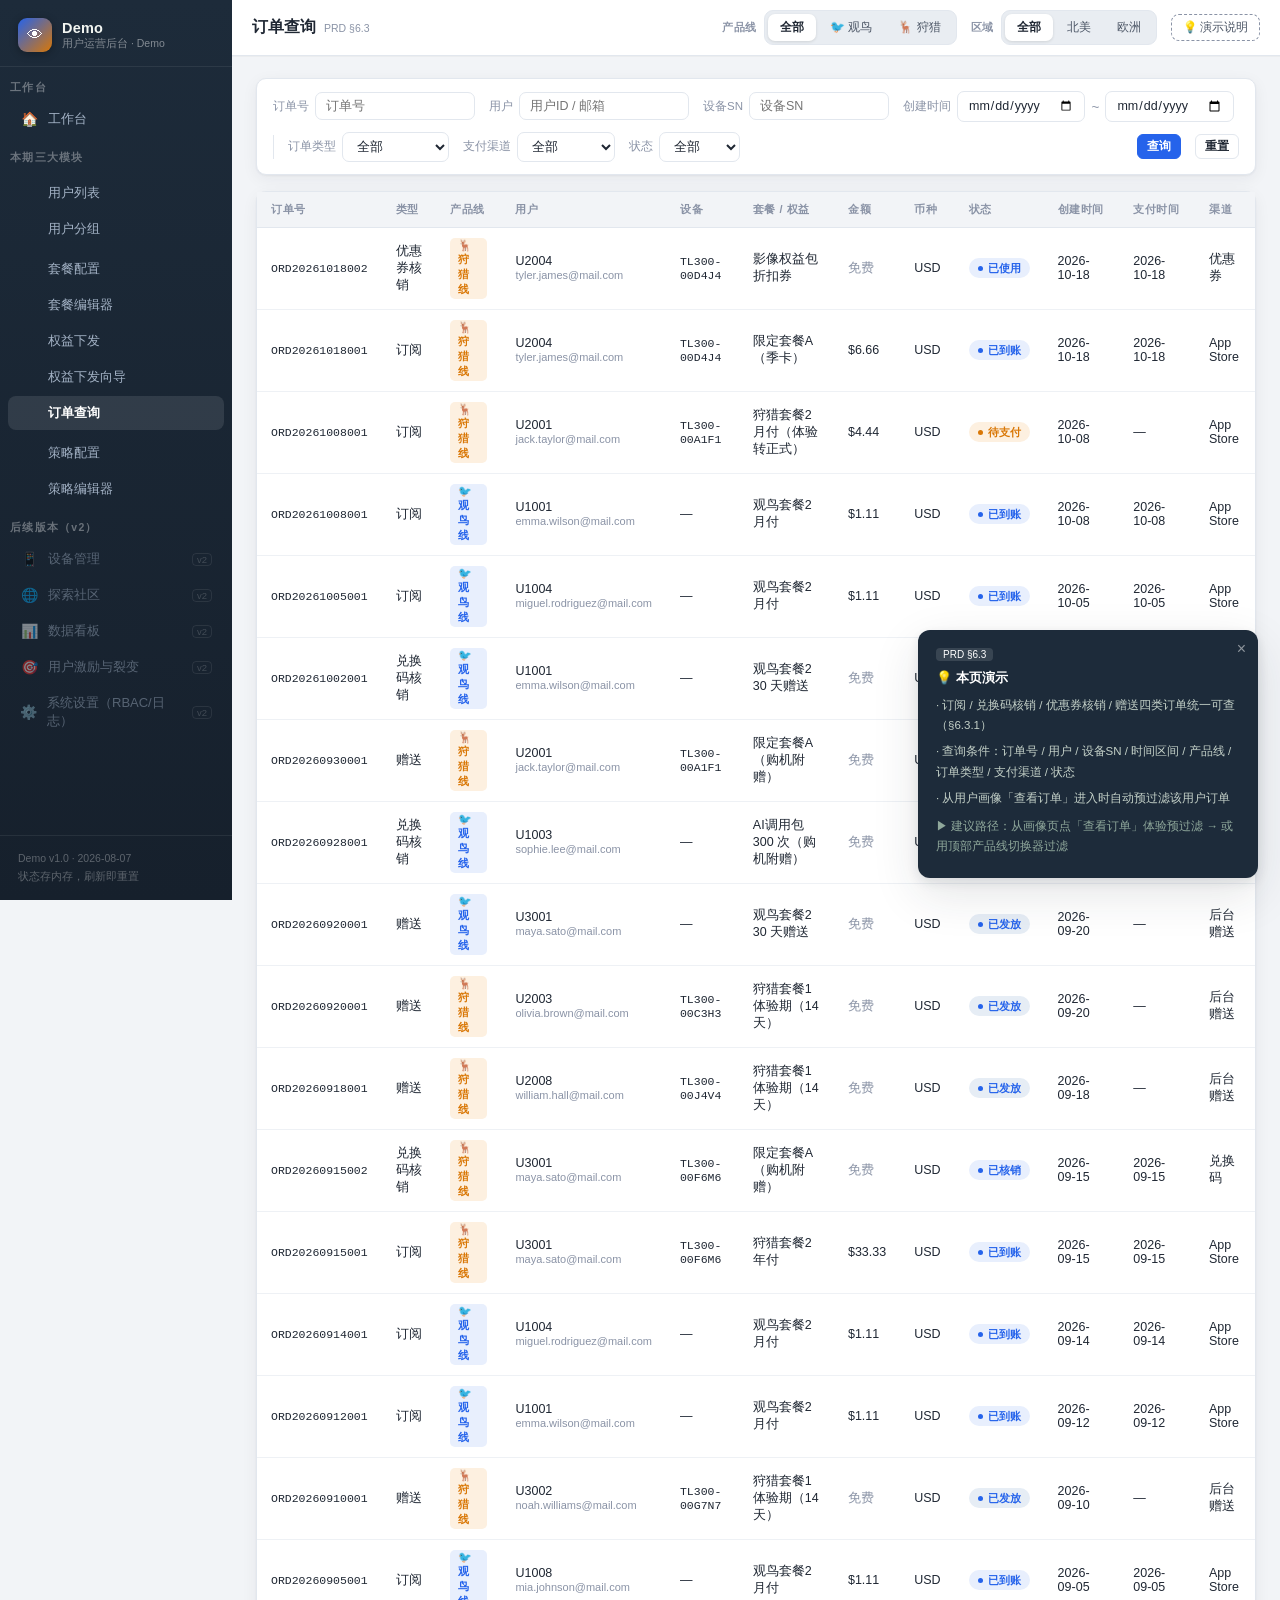
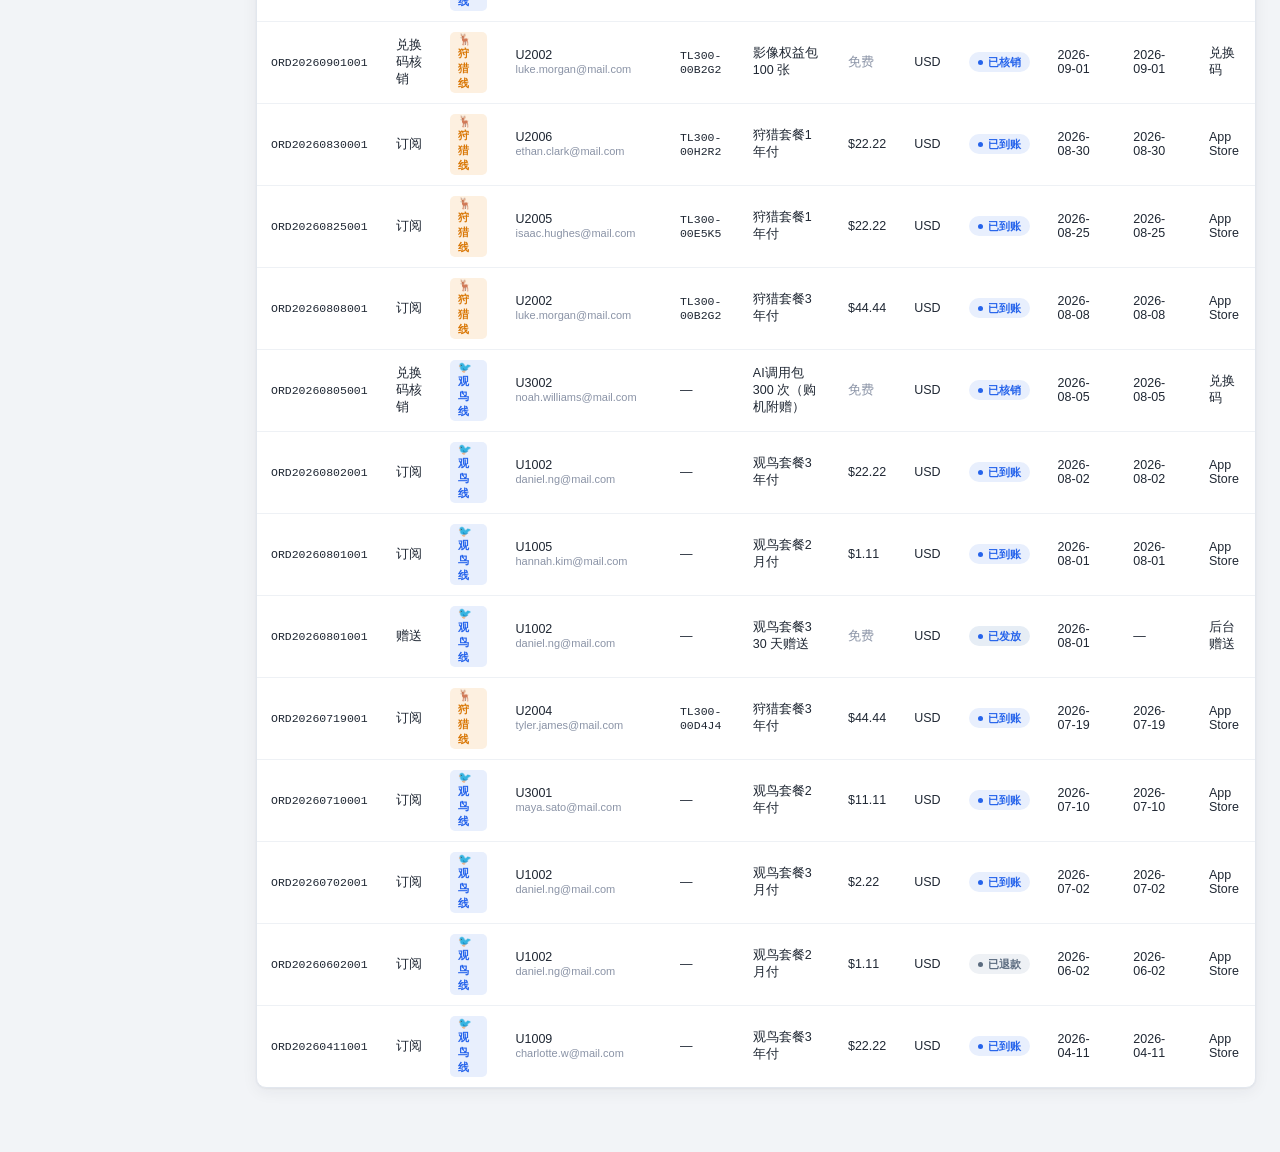
<file: order-list.html>
<!DOCTYPE html>
<html lang="zh-CN">
<head>
<meta charset="UTF-8">
<title>订单查询 · Demo 运营后台</title>
<style>
/* ============================================================
   Demo 用户运营后台 · Demo 设计系统
   美学方向：Field Station（野外工作站）—— 墨绿黑侧边栏 + 暖米白内容区
   观鸟线=森林绿 / 狩猎线=琥珀棕 / 双线中性
   技术红线：file:// 直开、零依赖、系统字体栈
   ============================================================ */

:root {
  /* 色板 */
  --bg: #f4f2ec;              /* 内容区米白 */
  --bg-deep: #edeae2;
  --panel: #ffffff;
  --sidebar: #182a22;         /* 墨绿黑 */
  --sidebar-deep: #122019;
  --sidebar-text: #a8b8ae;
  --sidebar-active: #ffffff;

  /* 品牌双色 */
  --bird: #2d6a4f;            /* 观鸟 森林绿 */
  --bird-soft: #e3eee7;
  --hunt: #a8621a;            /* 狩猎 琥珀棕 */
  --hunt-soft: #f6e9d7;

  /* 语义 */
  --ink: #23201a;             /* 主文本暖黑 */
  --ink-2: #57524a;           /* 次文本 */
  --ink-3: #8a857c;           /* 弱文本 */
  --line: #e2dfd6;            /* 边框 */
  --line-soft: #edeae2;

  /* 状态 */
  --ok: #2d6a4f;
  --warn: #b45309;
  --danger: #b3261e;
  --info: #3a5f8a;

  --radius: 10px;
  --radius-sm: 7px;
  --shadow: 0 1px 2px rgba(35,32,26,.05), 0 4px 16px rgba(35,32,26,.06);
  --shadow-lg: 0 4px 12px rgba(35,32,26,.10), 0 16px 48px rgba(35,32,26,.12);

  --font: -apple-system, BlinkMacSystemFont,  "PingFang SC",
          "Hiragino Sans GB", "Microsoft YaHei", "Segoe UI", sans-serif;
  --mono: "SF Mono", ui-monospace, Menlo, Consolas, monospace;
}

* { margin: 0; padding: 0; box-sizing: border-box; }

html, body { height: 100%; }

body {
  font-family: var(--font);
  font-size: 13.5px;
  color: var(--ink);
  background: var(--bg);
  -webkit-font-smoothing: antialiased;
}

/* ============ 布局骨架 ============ */
.layout { display: flex; min-height: 100vh; }

.sidebar {
  width: 232px; flex-shrink: 0;
  background: linear-gradient(180deg, var(--sidebar) 0%, var(--sidebar-deep) 100%);
  color: var(--sidebar-text);
  display: flex; flex-direction: column;
  position: sticky; top: 0; height: 100vh; overflow-y: auto;
}

.sidebar-brand {
  display: flex; align-items: center; gap: 10px;
  padding: 18px 18px 14px;
  border-bottom: 1px solid rgba(255,255,255,.07);
}

.brand-mark {
  width: 34px; height: 34px; border-radius: 9px;
  background: linear-gradient(135deg, var(--bird), var(--hunt));
  display: flex; align-items: center; justify-content: center;
  font-size: 16px; color: #fff;
  box-shadow: 0 2px 8px rgba(0,0,0,.3);
}

.brand-name { color: #f2f5f1; font-size: 14.5px; font-weight: 700; letter-spacing: .2px; }
.brand-sub { font-size: 10.5px; color: rgba(255,255,255,.45); margin-top: 1px; }

.nav-group { padding: 14px 10px 6px; font-size: 10.5px; letter-spacing: .12em; color: rgba(255,255,255,.35); font-weight: 600; }

.nav-item {
  display: flex; align-items: center; gap: 10px;
  padding: 8px 12px; margin: 1px 8px;
  border-radius: 8px; cursor: pointer;
  font-size: 13px; color: var(--sidebar-text);
  text-decoration: none; transition: background .15s, color .15s;
}
.nav-item:hover { background: rgba(255,255,255,.06); color: #d6e0d8; }
.nav-item.active { background: rgba(255,255,255,.10); color: var(--sidebar-active); font-weight: 600; }
.nav-item.v2 { opacity: .45; cursor: not-allowed; }
.nav-item.v2:hover { background: transparent; color: var(--sidebar-text); }
.nav-item .badge-v2 { margin-left: auto; font-size: 9.5px; color: rgba(255,255,255,.4); border: 1px solid rgba(255,255,255,.18); border-radius: 4px; padding: 0 4px; }
.nav-icon { width: 18px; text-align: center; font-size: 14px; }

.sidebar-foot {
  margin-top: auto; padding: 14px 18px;
  font-size: 10.5px; color: rgba(255,255,255,.3);
  border-top: 1px solid rgba(255,255,255,.07);
  line-height: 1.7;
}

/* 主区 */
.main { flex: 1; min-width: 0; display: flex; flex-direction: column; }

.topbar {
  height: 56px; background: var(--panel);
  border-bottom: 1px solid var(--line);
  display: flex; align-items: center; gap: 14px;
  padding: 0 20px; position: sticky; top: 0; z-index: 40;
  box-shadow: 0 1px 0 rgba(35,32,26,.03);
}

.page-title { font-size: 15.5px; font-weight: 700; margin-right: auto; white-space: nowrap; }
.page-title .prd-ref { font-size: 10.5px; color: var(--ink-3); font-weight: 400; margin-left: 8px; }

.content { padding: 22px 24px 48px; max-width: 1440px; width: 100%; margin: 0 auto; }

/* ============ 顶部切换器 ============ */
.seg {
  display: inline-flex; background: var(--bg-deep);
  border: 1px solid var(--line); border-radius: 9px; padding: 3px; gap: 2px;
}
.seg button {
  border: 0; background: transparent; cursor: pointer;
  font-size: 12px; padding: 5px 12px; border-radius: 7px;
  color: var(--ink-2); font-family: var(--font); transition: all .15s;
}
.seg button:hover { color: var(--ink); }
.seg button.on { background: var(--panel); color: var(--ink); font-weight: 600; box-shadow: 0 1px 3px rgba(35,32,26,.12); }

/* 产品线专用分段控件 */
.seg-pl button.on[data-pl="bird"] { background: var(--bird); color: #fff; }
.seg-pl button.on[data-pl="hunt"] { background: var(--hunt); color: #fff; }

/* 角色切换器 */
.role-switch {
  display: flex; align-items: center; gap: 8px;
  font-size: 12px; color: var(--ink-2);
}
.role-switch .seg button.on { background: var(--sidebar); color: #fff; }

/* 演示说明按钮 */
.demo-btn {
  border: 1px dashed var(--ink-3); background: transparent; color: var(--ink-2);
  font-size: 11.5px; padding: 5px 11px; border-radius: 8px; cursor: pointer;
  font-family: var(--font); transition: all .15s;
}
.demo-btn:hover { border-color: var(--ink); color: var(--ink); }

/* 切换器标签 */
.switch-label { font-size: 10.5px; color: var(--ink-3); font-weight: 600; letter-spacing: .06em; }

.topbar-seg { display: flex; align-items: center; gap: 7px; }

/* ============ 卡片与布局 ============ */
.card {
  background: var(--panel); border: 1px solid var(--line);
  border-radius: var(--radius); box-shadow: var(--shadow);
  margin-bottom: 16px;
}
.card-head {
  display: flex; align-items: center; gap: 10px;
  padding: 13px 18px; border-bottom: 1px solid var(--line-soft);
}
.card-head h3 { font-size: 13.5px; font-weight: 700; }
.card-head .desc { font-size: 11.5px; color: var(--ink-3); }
.card-body { padding: 18px; }

/* ============ 筛选栏 ============ */
.filter-bar {
  display: flex; flex-wrap: wrap; gap: 10px 14px; align-items: center;
  background: var(--panel); border: 1px solid var(--line);
  border-radius: var(--radius); padding: 12px 16px; margin-bottom: 16px;
  box-shadow: var(--shadow);
}
.filter-item { display: flex; align-items: center; gap: 6px; }
.filter-item label { font-size: 11.5px; color: var(--ink-3); white-space: nowrap; }
.filter-divider { width: 1px; height: 24px; background: var(--line); }

/* ============ 表单控件 ============ */
input[type="text"], input[type="number"], input[type="date"], input[type="email"], input[type="search"], select, textarea {
  font-family: var(--font); font-size: 12.5px; color: var(--ink);
  border: 1px solid var(--line); border-radius: 7px;
  padding: 6px 10px; background: #fff; outline: none;
  transition: border-color .15s, box-shadow .15s;
}
input:focus, select:focus, textarea:focus { border-color: var(--ink-2); box-shadow: 0 0 0 3px rgba(35,32,26,.06); }
select { cursor: pointer; }
textarea { resize: vertical; line-height: 1.6; }

.checkbox-line { display: flex; align-items: center; gap: 6px; font-size: 12.5px; color: var(--ink-2); cursor: pointer; }
.checkbox-line input { accent-color: var(--bird); width: 14px; height: 14px; cursor: pointer; }

/* ============ 按钮 ============ */
.btn {
  display: inline-flex; align-items: center; gap: 6px;
  border: 1px solid var(--line); background: var(--panel);
  color: var(--ink); font-size: 12.5px; font-weight: 600;
  padding: 7px 14px; border-radius: 8px; cursor: pointer;
  font-family: var(--font); transition: all .15s;
}
.btn:hover { border-color: var(--ink-2); background: var(--bg); }
.btn:active { transform: translateY(1px); }
.btn-primary { background: var(--bird); border-color: var(--bird); color: #fff; }
.btn-primary:hover { background: #245741; border-color: #245741; }
.btn-hunt { background: var(--hunt); border-color: var(--hunt); color: #fff; }
.btn-hunt:hover { background: #8f5414; border-color: #8f5414; }
.btn-danger { background: #fff; border-color: #d8b9b6; color: var(--danger); }
.btn-danger:hover { border-color: var(--danger); background: #fdf1f0; }
.btn-ghost { background: transparent; border-color: transparent; color: var(--ink-2); }
.btn-ghost:hover { background: var(--bg); color: var(--ink); }
.btn-sm { padding: 4px 9px; font-size: 11.5px; border-radius: 6px; }
.btn:disabled { opacity: .45; cursor: not-allowed; }

/* ============ 表格 ============ */
.table-wrap { overflow-x: auto; border-radius: 0 0 var(--radius) var(--radius); }
table.table { width: 100%; border-collapse: collapse; font-size: 12.5px; }
.table th {
  text-align: left; font-size: 11px; font-weight: 600; letter-spacing: .05em;
  color: var(--ink-3); text-transform: uppercase;
  padding: 10px 14px; border-bottom: 1px solid var(--line);
  background: var(--bg); white-space: nowrap;
}
.table td {
  padding: 10px 14px; border-bottom: 1px solid var(--line-soft);
  color: var(--ink); vertical-align: middle;
}
.table tbody tr:last-child td { border-bottom: 0; }
.table tbody tr { transition: background .12s; }
.table tbody tr:hover { background: #faf8f3; }
.table td.mono, .table .mono { font-family: var(--mono); font-size: 11.5px; }
.table .num { font-variant-numeric: tabular-nums; }
.table .empty { text-align: center; color: var(--ink-3); padding: 40px 0; font-size: 12.5px; }

/* ============ 徽章 ============ */
.badge {
  display: inline-flex; align-items: center; gap: 5px;
  font-size: 11px; font-weight: 600; padding: 2.5px 9px; border-radius: 20px;
  white-space: nowrap;
}
.badge::before { content: ""; width: 5px; height: 5px; border-radius: 50%; background: currentColor; }
.badge-gray { background: #f0eee8; color: #6b665d; }
.badge-blue { background: #e6edf5; color: var(--info); }
.badge-green { background: var(--bird-soft); color: var(--bird); }
.badge-orange { background: var(--hunt-soft); color: var(--hunt); }
.badge-red { background: #fbeae8; color: var(--danger); }
.badge-pl { background: var(--bird-soft); color: var(--bird); }
.badge-pl.hunt { background: var(--hunt-soft); color: var(--hunt); }
.badge-pl.both { background: #e9e6df; color: #57524a; }

/* 产品线标签（列表内） */
.pl-tag {
  display: inline-flex; align-items: center; gap: 5px;
  font-size: 11px; padding: 1.5px 8px; border-radius: 5px; font-weight: 600;
}
.pl-tag.bird { background: var(--bird-soft); color: var(--bird); }
.pl-tag.hunt { background: var(--hunt-soft); color: var(--hunt); }
.pl-tag.both { background: #e9e6df; color: #57524a; }

/* ============ 分页 ============ */
.pager {
  display: flex; align-items: center; gap: 6px; justify-content: flex-end;
  padding: 10px 14px; border-top: 1px solid var(--line-soft);
  font-size: 12px; color: var(--ink-2);
}
.pager .page { width: 26px; height: 26px; display: flex; align-items: center; justify-content: center; border-radius: 6px; cursor: pointer; border: 1px solid transparent; }
.pager .page:hover { border-color: var(--line); }
.pager .page.on { background: var(--bird); color: #fff; font-weight: 600; }

/* ============ 步骤条 ============ */
.steps { display: flex; align-items: center; margin: 0 0 22px; }
.step { display: flex; align-items: center; gap: 9px; }
.step-dot {
  width: 26px; height: 26px; border-radius: 50%;
  display: flex; align-items: center; justify-content: center;
  font-size: 12px; font-weight: 700;
  background: var(--bg-deep); color: var(--ink-3); border: 1.5px solid var(--line);
  transition: all .2s;
}
.step-label { font-size: 12px; color: var(--ink-3); font-weight: 600; }
.step.on .step-dot { background: var(--bird); border-color: var(--bird); color: #fff; }
.step.on .step-label { color: var(--ink); }
.step.done .step-dot { background: var(--bird-soft); border-color: var(--bird); color: var(--bird); }
.step.done .step-label { color: var(--ink-2); }
.step-line { flex: 1; height: 1.5px; background: var(--line); margin: 0 14px; min-width: 24px; }
.step-line.done { background: var(--bird); }

/* ============ Tabs ============ */
.tabs { display: flex; gap: 2px; border-bottom: 1.5px solid var(--line); margin-bottom: 18px; }
.tab {
  padding: 9px 16px; font-size: 12.5px; color: var(--ink-2); cursor: pointer;
  border-bottom: 2.5px solid transparent; margin-bottom: -1.5px; font-weight: 600;
  transition: color .15s;
}
.tab:hover { color: var(--ink); }
.tab.on { color: var(--bird); border-bottom-color: var(--bird); }
.tab .hint { font-size: 10px; color: var(--ink-3); font-weight: 400; margin-left: 4px; }

/* ============ 弹窗 ============ */
.modal-mask {
  position: fixed; inset: 0; background: rgba(20,16,10,.45);
  display: flex; align-items: center; justify-content: center; z-index: 100;
  animation: fadeIn .15s ease-out;
}
.modal {
  background: var(--panel); border-radius: 14px; box-shadow: var(--shadow-lg);
  width: 520px; max-width: 92vw; max-height: 86vh; overflow-y: auto;
  animation: popIn .18s cubic-bezier(.2,.9,.3,1.2);
}
.modal-head { padding: 16px 20px 12px; border-bottom: 1px solid var(--line-soft); font-weight: 700; font-size: 14px; display: flex; align-items: center; }
.modal-head .close { margin-left: auto; cursor: pointer; color: var(--ink-3); font-size: 18px; background: none; border: 0; }
.modal-body { padding: 18px 20px; }
.modal-foot { padding: 13px 20px; border-top: 1px solid var(--line-soft); display: flex; justify-content: flex-end; gap: 10px; }

/* ============ Toast ============ */
#toast-root { position: fixed; top: 70px; right: 20px; z-index: 200; display: flex; flex-direction: column; gap: 8px; }
.toast {
  background: var(--sidebar); color: #eef3ee; font-size: 12.5px;
  padding: 11px 16px; border-radius: 9px; box-shadow: var(--shadow-lg);
  display: flex; align-items: center; gap: 9px; animation: slideIn .25s ease-out;
  max-width: 380px;
}
.toast.ok { border-left: 3px solid #4f9d77; }
.toast.warn { border-left: 3px solid #d9933a; }
.toast.err { border-left: 3px solid #e05c53; }

/* ============ 审批面板 ============ */
.approval-panel {
  background: var(--panel); border: 1px solid var(--line); border-radius: var(--radius);
  box-shadow: var(--shadow); margin-bottom: 16px; overflow: hidden;
}
.approval-panel .ap-head {
  display: flex; align-items: center; gap: 10px;
  padding: 12px 18px; background: var(--sidebar); color: #eef3ee;
  font-size: 12.5px; font-weight: 600;
}
.approval-panel .ap-item {
  display: flex; align-items: center; gap: 12px;
  padding: 12px 18px; border-bottom: 1px solid var(--line-soft); font-size: 12.5px;
}
.approval-panel .ap-item:last-child { border-bottom: 0; }
.ap-action { margin-left: auto; display: flex; gap: 8px; }

/* ============ 编辑器分区 ============ */
.form-section { margin-bottom: 22px; }
.form-section > h4 {
  font-size: 12px; font-weight: 700; letter-spacing: .04em;
  color: var(--ink-2); margin-bottom: 12px;
  display: flex; align-items: center; gap: 8px;
}
.form-section > h4::after { content: ""; flex: 1; height: 1px; background: var(--line); }
.form-grid { display: grid; grid-template-columns: repeat(auto-fill, minmax(230px, 1fr)); gap: 14px 18px; }
.form-field { display: flex; flex-direction: column; gap: 5px; }
.form-field > label { font-size: 11.5px; color: var(--ink-3); font-weight: 600; }
.form-field .req { color: var(--danger); margin-left: 2px; }
.form-field .help { font-size: 10.5px; color: var(--ink-3); line-height: 1.5; }
.form-field input, .form-field select, .form-field textarea { width: 100%; }

/* 多语言 Tab 小控件 */
.lang-tabs { display: flex; gap: 4px; margin-bottom: 8px; }
.lang-tab {
  font-size: 11px; padding: 3px 10px; border-radius: 6px; cursor: pointer;
  border: 1px solid var(--line); background: var(--panel); color: var(--ink-2); font-weight: 600;
}
.lang-tab.on { background: var(--sidebar); border-color: var(--sidebar); color: #fff; }
.lang-fallback { font-size: 10.5px; color: var(--ink-3); }

/* ============ 条件树（人群包编辑器） ============ */
.cond-group {
  border: 1.5px solid var(--line); border-radius: var(--radius);
  margin-bottom: 12px; overflow: hidden;
}
.cond-group .cg-head {
  display: flex; align-items: center; gap: 8px;
  background: var(--bg); padding: 8px 14px; font-size: 12px; font-weight: 700;
  border-bottom: 1px solid var(--line-soft);
}
.cond-group .cg-body { padding: 12px 14px; display: flex; flex-direction: column; gap: 9px; }
.cond-row { display: flex; align-items: center; gap: 8px; flex-wrap: wrap; }
.cond-row select, .cond-row input { padding: 5px 9px; }
.cond-ops { display: flex; gap: 6px; align-items: center; font-size: 11.5px; color: var(--ink-2); }

/* ============ 统计卡 ============ */
.stat-row { display: grid; grid-template-columns: repeat(auto-fit, minmax(180px, 1fr)); gap: 14px; margin-bottom: 18px; }
.stat-card {
  background: var(--panel); border: 1px solid var(--line); border-radius: var(--radius);
  padding: 14px 16px; box-shadow: var(--shadow);
}
.stat-card .sc-label { font-size: 11px; color: var(--ink-3); font-weight: 600; letter-spacing: .04em; }
.stat-card .sc-value { font-size: 24px; font-weight: 800; margin-top: 6px; font-variant-numeric: tabular-nums; letter-spacing: -.02em; }
.stat-card .sc-value small { font-size: 12px; font-weight: 600; color: var(--ink-3); }
.stat-card .sc-delta { font-size: 11px; margin-top: 4px; }
.stat-card .sc-delta.up { color: var(--ok); }
.stat-card .sc-delta.down { color: var(--danger); }

/* ============ 设备卡片（狩猎线画像） ============ */
.device-card {
  border: 1px solid var(--line); border-radius: var(--radius); padding: 12px 14px;
  display: flex; flex-direction: column; gap: 7px; background: #fdfcf9;
}
.device-card .dc-head { display: flex; align-items: center; gap: 8px; font-weight: 700; font-size: 12.5px; }
.device-card .dc-row { display: flex; justify-content: space-between; font-size: 12px; color: var(--ink-2); }
.device-card .dc-row b { color: var(--ink); font-weight: 600; }

/* ============ 渠道卡片 ============ */
.channel-grid { display: grid; grid-template-columns: repeat(auto-fit, minmax(300px, 1fr)); gap: 16px; }
.channel-card { border: 1px solid var(--line); border-radius: var(--radius); background: var(--panel); box-shadow: var(--shadow); overflow: hidden; }
.channel-card .cc-head {
  padding: 12px 16px; font-weight: 700; font-size: 13px;
  display: flex; align-items: center; gap: 9px;
  border-bottom: 1px solid var(--line-soft);
}
.channel-card .cc-body { padding: 14px 16px; display: flex; flex-direction: column; gap: 11px; }

/* ============ 演示说明浮层 ============ */
.demo-pop {
  position: fixed; right: 22px; bottom: 22px; width: 340px; z-index: 150;
  background: var(--sidebar); color: #e8eee9; border-radius: 12px;
  box-shadow: var(--shadow-lg); padding: 16px 18px; animation: slideUp .25s ease-out;
}
.demo-pop h4 { font-size: 13px; font-weight: 700; margin-bottom: 8px; color: #fff; display: flex; align-items: center; gap: 8px; }
.demo-pop p { font-size: 11.5px; line-height: 1.75; color: #c4d1c8; margin-bottom: 6px; }
.demo-pop .demo-close { position: absolute; top: 10px; right: 12px; color: rgba(255,255,255,.5); cursor: pointer; background: none; border: 0; font-size: 16px; }
.demo-pop .prd-tag { display: inline-block; font-size: 10px; background: rgba(255,255,255,.12); border-radius: 4px; padding: 1px 7px; margin-bottom: 8px; color: #fff; }

/* ============ 信息条 ============ */
.notice {
  display: flex; gap: 9px; align-items: flex-start;
  background: #eef2ee; border: 1px solid #d5e0d8; color: var(--ink-2);
  border-radius: 8px; padding: 10px 14px; font-size: 12px; line-height: 1.65;
  margin-bottom: 16px;
}
.notice.warn { background: var(--hunt-soft); border-color: #ecd9bd; }
.notice.red { background: #fbeae8; border-color: #e8c8c4; }
.notice .ni { flex-shrink: 0; }

/* ============ 空态 ============ */
.empty-state { text-align: center; padding: 60px 20px; color: var(--ink-3); }
.empty-state .es-icon { font-size: 38px; margin-bottom: 12px; opacity: .5; }
.empty-state p { font-size: 13px; }

/* ============ 动画 ============ */
@keyframes fadeIn { from { opacity: 0; } to { opacity: 1; } }
@keyframes popIn { from { opacity: 0; transform: scale(.96); } to { opacity: 1; transform: scale(1); } }
@keyframes slideIn { from { opacity: 0; transform: translateX(16px); } to { opacity: 1; transform: translateX(0); } }
@keyframes slideUp { from { opacity: 0; transform: translateY(14px); } to { opacity: 1; transform: translateY(0); } }
@keyframes pulse { 0%,100% { opacity: 1; } 50% { opacity: .45; } }
.pulse { animation: pulse 1.6s ease-in-out infinite; }

/* 页面进入动画 */
.content { animation: fadeIn .25s ease-out; }

/* ============ 滚动条 ============ */
::-webkit-scrollbar { width: 9px; height: 9px; }
::-webkit-scrollbar-thumb { background: #cfcbc2; border-radius: 5px; border: 2px solid var(--bg); }
::-webkit-scrollbar-track { background: transparent; }
.sidebar::-webkit-scrollbar-thumb { background: rgba(255,255,255,.14); border: 2px solid var(--sidebar); }

/* ============ 响应式（评审主为桌面，仅兜底） ============ */
@media (max-width: 1100px) {
  .topbar { flex-wrap: wrap; height: auto; padding: 10px 16px; gap: 8px; }
  .page-title { margin-right: 0; width: 100%; }
  .content { padding: 16px; }
}

</style>
<style>
/* ============================================================
   Demo 用户运营后台 · 通用后台风格（蓝白）配色试点
   试点范围：用户列表（users-list）+ 用户画像（user-detail）
   实现方式：覆盖 common.css 的 CSS 变量 + 少量硬编码色
   效果确认后再决定是否全站推广
   ============================================================ */

:root {
  /* 色板 */
  --bg: #f2f4f7;              /* 内容区蓝灰白 */
  --bg-deep: #e9edf2;
  --panel: #ffffff;
  --sidebar: #1d2b3a;         /* 深蓝灰 */
  --sidebar-deep: #16202c;
  --sidebar-text: #a3b2c5;
  --sidebar-active: #ffffff;

  /* 品牌双色（通用后台以主蓝为主） */
  --bird: #2563eb;            /* 主蓝 */
  --bird-soft: #e8effd;
  --hunt: #d97706;            /* 琥珀橙 */
  --hunt-soft: #fdf0e0;

  /* 语义 */
  --ink: #1f2733;             /* 主文本冷黑 */
  --ink-2: #4b5565;
  --ink-3: #8a93a6;
  --line: #e2e7ee;
  --line-soft: #eef1f5;

  /* 状态 */
  --ok: #16a34a;
  --warn: #d97706;
  --danger: #dc2626;
  --info: #2563eb;

  --shadow: 0 1px 2px rgba(31,39,51,.05), 0 4px 16px rgba(31,39,51,.06);
  --shadow-lg: 0 4px 12px rgba(31,39,51,.10), 0 16px 48px rgba(31,39,51,.12);
}

/* 硬编码色覆盖（common.css 未走变量的部分） */
.btn-primary:hover { background: #1d4ed8; border-color: #1d4ed8; }
.btn-hunt:hover { background: #b45309; border-color: #b45309; }
.table tbody tr:hover { background: #f5f7fb; }
.badge-gray { background: #eef1f5; color: #5b6b7f; }
.badge-pl.both, .pl-tag.both { background: #e9edf2; color: #4b5565; }
.toast.ok { border-left-color: #22c55e; }
.toast.warn { border-left-color: #f59e0b; }
.toast.err { border-left-color: #ef4444; }
::-webkit-scrollbar-thumb { background: #c3cad6; border-color: var(--bg); }

</style>
</head>
<body>
<script>
/* ============================================================
   Demo 用户运营后台 · Demo mock 数据
   值严格对齐背景文档 §5（套餐价格/权益量）
   技术红线：普通全局变量，不 fetch、不 module
   ============================================================ */
window.PLData = {
  version: '2026-08-07',

  /* ---------- 产品线 ---------- */
  productLines: [
    { key: 'bird', name: '观鸟线', model: 'K3' },
    { key: 'hunt', name: '狩猎线', model: 'TL300' },
  ],

  /* ---------- 套餐（两线全量；状态机：草稿/待上架/已上架；refPack=定向可见引用分组；schedule=上架方式） ---------- */
  plans: {
    bird: [
      { id: 'BP01', name: { en: 'Bird Plan 1', zh: '观鸟套餐1' }, tier: '观鸟套餐1', price: null, annual: null, perks: ['基础功能（演示数据）'], status: '已上架', schedule: '立即' },
      { id: 'BP02', name: { en: 'Bird Plan 2', zh: '观鸟套餐2' }, tier: '观鸟套餐2', price: 1.11, annual: 11.11, perks: ['标准权益组合（演示数据）'], status: '已上架', schedule: '立即' },
      { id: 'BP03', name: { en: 'Bird Plan 3', zh: '观鸟套餐3' }, tier: '观鸟套餐3', price: 2.22, annual: 22.22, perks: ['高配权益组合（演示数据）'], status: '已上架', schedule: '立即' },
      { id: 'BP04', name: { en: 'Bird Plan 3 Early', zh: '观鸟套餐3早鸟版' }, tier: '观鸟套餐3', price: 2.00, annual: 20.00, perks: ['同观鸟套餐3权益（演示数据）'], status: '草稿', schedule: '定时', refPack: 'P003' },
    ],
    hunt: [
      { id: 'HP01', name: { en: 'Hunt Plan 1', zh: '狩猎套餐1' }, tier: '狩猎套餐1', price: 3.33, renewPrice: 2.22, annual: 33.33, annualSale: 22.22, perks: ['标准权益组合（演示数据）'], status: '已上架', schedule: '立即' },
      { id: 'HP02', name: { en: 'Hunt Plan 2', zh: '狩猎套餐2' }, tier: '狩猎套餐2', price: 4.44, renewPrice: 3.33, annual: 44.44, annualSale: 33.33, perks: ['标准权益组合（演示数据）'], status: '已上架', schedule: '立即' },
      { id: 'HP03', name: { en: 'Hunt Plan 3', zh: '狩猎套餐3' }, tier: '狩猎套餐3', price: 5.55, renewPrice: 4.44, annual: 55.55, annualSale: 44.44, perks: ['高配权益组合（演示数据）'], status: '已上架', schedule: '立即' },
      /* 限定套餐（仅狩猎） */
      { id: 'HP10', name: { en: 'Hunt Plan 1 Special', zh: '狩猎套餐1特惠' }, tier: '狩猎套餐1', price: 2.00, annual: 20.00, limited: true, campaign: '限时活动', window: '2026-11-21 ~ 2026-12-02', perks: ['同狩猎套餐1权益（演示数据）'], status: '待上架', schedule: '定时', refPack: 'P001' },
      { id: 'HP11', name: { en: 'Hunt Plan 2 Special', zh: '狩猎套餐2特惠' }, tier: '狩猎套餐2', price: 3.00, annual: 30.00, limited: true, campaign: '限时活动', window: '2026-11-21 ~ 2026-12-02', perks: ['同狩猎套餐2权益（演示数据）'], status: '待上架', schedule: '定时' },
      { id: 'HP12', name: { en: 'Hunt Plan 3 Special', zh: '狩猎套餐3特惠' }, tier: '狩猎套餐3', price: 4.00, annual: 40.00, limited: true, campaign: '限时活动', window: '2026-11-21 ~ 2026-12-02', perks: ['同狩猎套餐3权益（演示数据）'], status: '待上架', schedule: '定时' },
      { id: 'HP13', name: { en: 'Seasonal Plan A', zh: '限定套餐A（季卡）' }, tier: '限定套餐A', price: 6.66, duration: '6 个月', limited: true, campaign: '限时活动', window: '2026-10-15 ~ 2027-03-31', perks: ['限时权益组合（演示数据）'], status: '待上架', schedule: '定时', refPack: 'P002' },
      { id: 'HP14', name: { en: 'Seasonal Plan B', zh: '限定套餐B（季卡）' }, tier: '限定套餐B', price: 8.88, duration: '6 个月', limited: true, campaign: '限时活动', window: '2026-10-15 ~ 2027-03-31', perks: ['限时高配权益组合（演示数据）'], status: '草稿', schedule: '定时' },
    ],
    /* AI权益包（狩猎独立 AI 权益） */
    aiButler: { price: 0.99, annual: 8.99, desc: 'AI 增值权益（演示数据）' },
    /* 加油包 */
    booster: {
      bird: [
        { id: 'BB01', name: '存储权益包', price: 0.99, unit: '/月', desc: '存储空间增值（演示数据）' },
        { id: 'BB02', name: '设备权益包', price: 0.99, unit: '/月/台', desc: '设备数量增值（演示数据）' },
        { id: 'BB03', name: 'AI调用包', price: 0.99, unit: '/月', desc: 'AI 调用次数增值（演示数据）' },
      ],
      hunt: [
        { id: 'HB01', name: '影像权益包', price: 0.99, unit: '/100 张', desc: '账号内共享（演示数据）', ownership: '账号级' },
        { id: 'HB02', name: 'AI调用包', price: 0.99, unit: '/300 次', desc: 'AI 调用补充（演示数据）' },
      ],
    },
  },

  /* ---------- 用户（20 条，含观鸟典型/狩猎典型/双机用户） ----------
     注：sub = 观鸟账号级订阅（含 period/purchaseAt/gifts 队列赠送权益）
         subPerDevice = 狩猎设备级套餐（一条一设备一套餐，同一 SN 可多条=多套餐生效）
         subHistory = 历史订阅（观鸟条目 sn 为空；狩猎条目带 sn）
         accountBenefits = 账号级共享权益（观鸟加油包 & 狩猎权益包，带 pl 区分） */
  users: [
    { id: 'U1001', email: 'emma.wilson@mail.com', region: '北美', pl: 'bird', createdAt: '2026-09-12', lastActive: '2026-10-08', devices: [{ sn: 'K3-B2F7A01', model: 'K3', activated: '2026-09-12', bound: true }], sub: { tier: '观鸟套餐2', trial: '试用中（7天）', autoRenew: true, expireAt: '2026-10-20', aiRemaining: 288, storageUsed: '3.2/10GB', period: '月付', purchaseAt: '2026-10-08', gifts: [{ name: '观鸟套餐2 30 天赠送', grantedAt: '2026-10-02' }] }, subHistory: [{ pl: 'bird', model: 'K3', sn: '', tier: '观鸟套餐1', period: '—', purchasedAt: '2026-09-12' }, { pl: 'bird', model: 'K3', sn: '', tier: '观鸟套餐2', period: '月付', purchasedAt: '2026-10-08' }], accountBenefits: [{ pl: 'bird', name: 'AI调用包', price: 0.99, period: '月付', usage: '已用 12/300 次' }], tags: ['K3开卖活动'], packs: ['P003'], freeze: false },
    { id: 'U1002', email: 'daniel.ng@mail.com', region: '北美', pl: 'bird', createdAt: '2026-06-02', lastActive: '2026-10-09', devices: [{ sn: 'K3-A1C9D02', model: 'K3', activated: '2026-06-02', bound: true }, { sn: 'K3-A1C9D03', model: 'K3', activated: '2026-07-15', bound: true }, { sn: 'K3-A1C9D04', model: 'K3', activated: '2026-08-20', bound: true }], sub: { tier: '观鸟套餐3', trial: '已转正式', autoRenew: true, expireAt: '2027-06-02', aiRemaining: 620, storageUsed: '12.4/20GB', period: '年付', purchaseAt: '2026-08-02', gifts: [{ name: '观鸟套餐3 30 天赠送', grantedAt: '2026-08-01' }] }, subHistory: [{ pl: 'bird', model: 'K3', sn: '', tier: '观鸟套餐1', period: '—', purchasedAt: '2026-06-02' }, { pl: 'bird', model: 'K3', sn: '', tier: '观鸟套餐2', period: '月付', purchasedAt: '2026-07-02' }, { pl: 'bird', model: 'K3', sn: '', tier: '观鸟套餐3', period: '年付', purchasedAt: '2026-08-02' }], accountBenefits: [{ pl: 'bird', name: '存储权益包', price: 0.99, period: '月付', usage: '永久收藏 已用 4/100 格' }, { pl: 'bird', name: 'AI调用包', price: 0.99, period: '月付', usage: '已用 380/300 次' }], tags: ['高价值用户', '多设备'], packs: [], freeze: false },
    { id: 'U1003', email: 'sophie.lee@mail.com', region: '欧洲', pl: 'bird', createdAt: '2026-09-28', lastActive: '2026-10-03', devices: [{ sn: 'K3-B2F7A11', model: 'K3', activated: '2026-09-28', bound: true }], sub: { tier: '观鸟套餐1', trial: '—', autoRenew: false, expireAt: '—', aiRemaining: 12, storageUsed: '0.8/1GB', period: '—', purchaseAt: '—', gifts: [] }, subHistory: [], accountBenefits: [], tags: [], packs: ['P005'], freeze: false },
    { id: 'U1004', email: 'miguel.rodriguez@mail.com', region: '欧洲', pl: 'bird', createdAt: '2026-08-14', lastActive: '2026-10-06', devices: [{ sn: 'K3-C3E5B21', model: 'K3', activated: '2026-08-14', bound: true }], sub: { tier: '观鸟套餐2', trial: '已取消自动续费', autoRenew: false, expireAt: '2026-11-14', aiRemaining: 45, storageUsed: '8.9/10GB', period: '月付', purchaseAt: '2026-09-14', gifts: [] }, subHistory: [{ pl: 'bird', model: 'K3', sn: '', tier: '观鸟套餐1', period: '—', purchasedAt: '2026-08-14' }, { pl: 'bird', model: 'K3', sn: '', tier: '观鸟套餐2', period: '月付', purchasedAt: '2026-09-14' }], accountBenefits: [{ pl: 'bird', name: 'AI调用包', price: 0.99, period: '月付', usage: '已用 255/300 次' }], tags: ['流失风险'], packs: ['P002'], freeze: false },
    { id: 'U1005', email: 'hannah.kim@mail.com', region: '北美', pl: 'bird', createdAt: '2026-07-01', lastActive: '2026-10-09', devices: [{ sn: 'K3-D2F8C33', model: 'K3', activated: '2026-07-01', bound: true }], sub: { tier: '观鸟套餐2', trial: '已转正式', autoRenew: true, expireAt: '2027-07-01', aiRemaining: 45, storageUsed: '6.1/10GB', period: '月付', purchaseAt: '2026-08-01', gifts: [] }, subHistory: [{ pl: 'bird', model: 'K3', sn: '', tier: '观鸟套餐1', period: '—', purchasedAt: '2026-07-01' }, { pl: 'bird', model: 'K3', sn: '', tier: '观鸟套餐2', period: '月付', purchasedAt: '2026-08-01' }], accountBenefits: [], tags: [], packs: [], freeze: false },
    { id: 'U2001', email: 'jack.taylor@mail.com', region: '北美', pl: 'hunt', createdAt: '2026-09-30', lastActive: '2026-10-09', devices: [{ sn: 'TL300-00A1F1', model: 'TL300', activated: '2026-09-30', bound: true }], subPerDevice: [{ sn: 'TL300-00A1F1', tier: '狩猎套餐2', expStatus: '体验中（第10天）', expireAt: '2026-10-14', period: '体验期', purchaseAt: '—', gifts: [] }], subHistory: [], accountBenefits: [{ pl: 'hunt', name: 'AI调用包', price: 0.99, period: '月付', usage: '剩余 282/300 次' }], hdRemaining: 2, aiDialog: 18, limitedPurchases: [], tags: ['体验期'], packs: ['P001'], freeze: false },
    { id: 'U2002', email: 'luke.morgan@mail.com', region: '北美', pl: 'hunt', createdAt: '2026-08-08', lastActive: '2026-10-09', devices: [{ sn: 'TL300-00B2G2', model: 'TL300', activated: '2026-08-08', bound: true }], subPerDevice: [{ sn: 'TL300-00B2G2', tier: '狩猎套餐3', expStatus: '已转付费', expireAt: '2027-08-08', period: '年付', purchaseAt: '2026-08-08', gifts: [] }], subHistory: [{ pl: 'hunt', model: 'TL300', sn: 'TL300-00B2G2', tier: '狩猎套餐1（体验）', period: '体验期', purchasedAt: '2026-08-08' }, { pl: 'hunt', model: 'TL300', sn: 'TL300-00B2G2', tier: '狩猎套餐3', period: '年付', purchasedAt: '2026-08-08' }], accountBenefits: [{ pl: 'hunt', name: '影像权益包', price: 0.99, period: '单次（100 张）', usage: 'HD 剩余 62/100 张' }, { pl: 'hunt', name: 'AI调用包', price: 0.99, period: '月付', usage: '剩余 40/300 次' }], hdRemaining: 21, aiDialog: 260, limitedPurchases: [], tags: [], packs: [], freeze: false },
    { id: 'U2003', email: 'olivia.brown@mail.com', region: '欧洲', pl: 'hunt', createdAt: '2026-09-20', lastActive: '2026-10-05', devices: [{ sn: 'TL300-00C3H3', model: 'TL300', activated: '2026-09-20', bound: true }], subPerDevice: [{ sn: 'TL300-00C3H3', tier: '狩猎套餐1', expStatus: '体验已过期未付费', expireAt: '2026-10-04', period: '体验期', purchaseAt: '—', gifts: [] }], subHistory: [], accountBenefits: [], hdRemaining: 0, aiDialog: 0, limitedPurchases: [], tags: ['体验过期'], packs: ['P001'], freeze: false },
    { id: 'U2004', email: 'tyler.james@mail.com', region: '北美', pl: 'hunt', createdAt: '2026-07-19', lastActive: '2026-10-08', devices: [{ sn: 'TL300-00D4J4', model: 'TL300', activated: '2026-07-19', bound: true }], subPerDevice: [{ sn: 'TL300-00D4J4', tier: '狩猎套餐3', expStatus: '已转付费', expireAt: '2027-04-18', period: '年付', purchaseAt: '2026-07-19', gifts: [] }, { sn: 'TL300-00D4J4', tier: '限定套餐A（季卡）', expStatus: '已转付费', expireAt: '2027-04-17', period: '季卡', purchaseAt: '2026-10-18', gifts: [] }], subHistory: [{ pl: 'hunt', model: 'TL300', sn: 'TL300-00D4J4', tier: '狩猎套餐1（体验）', period: '体验期', purchasedAt: '2026-07-19' }, { pl: 'hunt', model: 'TL300', sn: 'TL300-00D4J4', tier: '狩猎套餐3', period: '年付', purchasedAt: '2026-07-19' }], accountBenefits: [{ pl: 'hunt', name: '影像权益包', price: 0.99, period: '单次（100 张）', usage: 'HD 剩余 8/100 张' }, { pl: 'hunt', name: 'AI调用包', price: 0.99, period: '月付', usage: '剩余 150/300 次' }], hdRemaining: 14, aiDialog: 150, limitedPurchases: [{ name: '限定套餐A（季卡）', price: 6.66, boughtAt: '2026-10-18', valid: '6 个月' }], tags: ['限定套餐用户'], packs: [], freeze: false },
    { id: 'U2005', email: 'isaac.hughes@mail.com', region: '欧洲', pl: 'hunt', createdAt: '2026-08-25', lastActive: '2026-10-07', devices: [{ sn: 'TL300-00E5K5', model: 'TL300', activated: '2026-08-25', bound: true }, { sn: 'TL300-00E5K6', model: 'TL300', activated: '2026-09-30', bound: true }], subPerDevice: [{ sn: 'TL300-00E5K5', tier: '狩猎套餐1', expStatus: '已转付费', expireAt: '2027-08-25', period: '年付', purchaseAt: '2026-08-25', gifts: [] }, { sn: 'TL300-00E5K6', tier: '—', expStatus: '体验中（第9天）', expireAt: '2026-10-14', period: '体验期', purchaseAt: '—', gifts: [] }], subHistory: [{ pl: 'hunt', model: 'TL300', sn: 'TL300-00E5K5', tier: '狩猎套餐1（体验）', period: '体验期', purchasedAt: '2026-08-25' }], accountBenefits: [{ pl: 'hunt', name: 'AI调用包', price: 0.99, period: '月付', usage: '剩余 278/300 次' }], hdRemaining: 3, aiDialog: 22, limitedPurchases: [], tags: ['双设备'], packs: [], freeze: false },
    /* 双机用户 */
    { id: 'U3001', email: 'maya.sato@mail.com', region: '北美', pl: 'both', createdAt: '2026-07-10', lastActive: '2026-10-09', devices: [{ sn: 'K3-E6F7L7', model: 'K3', activated: '2026-07-10', bound: true }, { sn: 'K3-E6F7L8', model: 'K3', activated: '2026-08-01', bound: true }, { sn: 'TL300-00F6M6', model: 'TL300', activated: '2026-09-15', bound: true }], sub: { tier: '观鸟套餐2', trial: '已转正式', autoRenew: true, expireAt: '2027-07-10', aiRemaining: 190, storageUsed: '7.7/10GB', period: '年付', purchaseAt: '2026-07-10', gifts: [{ name: '观鸟套餐2 30 天赠送', grantedAt: '2026-09-20' }] }, subPerDevice: [{ sn: 'TL300-00F6M6', tier: '狩猎套餐2', expStatus: '已转付费', expireAt: '2027-09-15', period: '年付', purchaseAt: '2026-09-15', gifts: [] }], subHistory: [{ pl: 'bird', model: 'K3', sn: '', tier: '观鸟套餐1', period: '—', purchasedAt: '2026-07-10' }, { pl: 'bird', model: 'K3', sn: '', tier: '狩猎套餐2', period: '年付', purchasedAt: '2026-07-10' }, { pl: 'hunt', model: 'TL300', sn: 'TL300-00F6M6', tier: '狩猎套餐1（体验）', period: '体验期', purchasedAt: '2026-09-15' }, { pl: 'hunt', model: 'TL300', sn: 'TL300-00F6M6', tier: '狩猎套餐2', period: '年付', purchasedAt: '2026-09-15' }], accountBenefits: [{ pl: 'bird', name: '存储权益包', price: 0.99, period: '月付', usage: '永久收藏 已用 22/100 格' }, { pl: 'hunt', name: '影像权益包', price: 0.99, period: '单次（100 张）', usage: 'HD 剩余 88/100 张' }], hdRemaining: 6, aiDialog: 88, limitedPurchases: [], tags: ['双机用户'], packs: [], freeze: false },
    { id: 'U3002', email: 'noah.williams@mail.com', region: '欧洲', pl: 'both', createdAt: '2026-08-05', lastActive: '2026-10-01', devices: [{ sn: 'K3-F8G9N9', model: 'K3', activated: '2026-08-05', bound: true }, { sn: 'TL300-00G7N7', model: 'TL300', activated: '2026-09-10', bound: true }], sub: { tier: '观鸟套餐1', trial: '—', autoRenew: false, expireAt: '—', aiRemaining: 5, storageUsed: '0.5/1GB', period: '—', purchaseAt: '—', gifts: [] }, subPerDevice: [{ sn: 'TL300-00G7N7', tier: '狩猎套餐1', expStatus: '体验中（第4天）', expireAt: '2026-10-20', period: '体验期', purchaseAt: '—', gifts: [] }], subHistory: [], accountBenefits: [], hdRemaining: 4, aiDialog: 27, limitedPurchases: [], tags: ['双机用户'], packs: ['P005'], freeze: false },
    /* 其余普通用户 */
    { id: 'U1006', email: 'liam.smith@mail.com', region: '北美', pl: 'bird', createdAt: '2026-10-02', lastActive: '2026-10-09', devices: [{ sn: 'K3-G0H1P0', model: 'K3', activated: '2026-10-02', bound: true }], sub: { tier: '观鸟套餐2', trial: '试用中（7天）', autoRenew: true, expireAt: '2026-10-16', aiRemaining: 300, storageUsed: '0.2/10GB', period: '月付', purchaseAt: '2026-10-02', gifts: [{ name: 'AI调用包 300 次赠送', grantedAt: '2026-10-03' }] }, subHistory: [], accountBenefits: [], tags: [], packs: ['P003'], freeze: false },
    { id: 'U1007', email: 'ava.martin@mail.com', region: '欧洲', pl: 'bird', createdAt: '2026-05-20', lastActive: '2026-09-01', devices: [{ sn: 'K3-H1J2Q1', model: 'K3', activated: '2026-05-20', bound: false }], sub: { tier: '观鸟套餐1', trial: '—', autoRenew: false, expireAt: '—', aiRemaining: 0, storageUsed: '1.0/1GB', period: '—', purchaseAt: '—', gifts: [] }, subHistory: [{ pl: 'bird', model: 'K3', sn: '', tier: '观鸟套餐2', period: '月付', purchasedAt: '2026-05-20' }], accountBenefits: [], tags: ['30日未活跃'], packs: ['P004'], freeze: false },
    { id: 'U2006', email: 'ethan.clark@mail.com', region: '北美', pl: 'hunt', createdAt: '2026-08-30', lastActive: '2026-10-08', devices: [{ sn: 'TL300-00H2R2', model: 'TL300', activated: '2026-08-30', bound: true }], subPerDevice: [{ sn: 'TL300-00H2R2', tier: '狩猎套餐1', expStatus: '已转付费', expireAt: '2027-08-30', period: '年付', purchaseAt: '2026-08-30', gifts: [] }], subHistory: [{ pl: 'hunt', model: 'TL300', sn: 'TL300-00H2R2', tier: '狩猎套餐1（体验）', period: '体验期', purchasedAt: '2026-08-30' }, { pl: 'hunt', model: 'TL300', sn: 'TL300-00H2R2', tier: '狩猎套餐1', period: '年付', purchasedAt: '2026-08-30' }], accountBenefits: [], hdRemaining: 1, aiDialog: 45, limitedPurchases: [], tags: [], packs: [], freeze: false },
    { id: 'U1008', email: 'mia.johnson@mail.com', region: '北美', pl: 'bird', createdAt: '2026-09-05', lastActive: '2026-10-07', devices: [{ sn: 'K3-J3K4S2', model: 'K3', activated: '2026-09-05', bound: true }], sub: { tier: '观鸟套餐2', trial: '已取消自动续费', autoRenew: false, expireAt: '2026-11-05', aiRemaining: 210, storageUsed: '4.4/10GB', period: '月付', purchaseAt: '2026-10-05', gifts: [] }, subHistory: [{ pl: 'bird', model: 'K3', sn: '', tier: '观鸟套餐1', period: '—', purchasedAt: '2026-09-05' }, { pl: 'bird', model: 'K3', sn: '', tier: '观鸟套餐2', period: '月付', purchasedAt: '2026-10-05' }], accountBenefits: [{ pl: 'bird', name: 'AI调用包', price: 0.99, period: '月付', usage: '已用 90/300 次' }], tags: [], packs: ['P002'], freeze: false },
    { id: 'U2007', email: 'logan.davis@mail.com', region: '欧洲', pl: 'hunt', createdAt: '2026-09-25', lastActive: '2026-10-09', devices: [{ sn: 'TL300-00I3T3', model: 'TL300', activated: '2026-09-25', bound: true }], subPerDevice: [{ sn: 'TL300-00I3T3', tier: '狩猎套餐3', expStatus: '体验中（第6天）', expireAt: '2026-10-13', period: '体验期', purchaseAt: '—', gifts: [] }], subHistory: [], accountBenefits: [{ pl: 'hunt', name: 'AI调用包', price: 0.99, period: '月付', usage: '剩余 270/300 次' }], hdRemaining: 3, aiDialog: 30, limitedPurchases: [], tags: ['体验期'], packs: ['P001'], freeze: false },
    { id: 'U1009', email: 'charlotte.w@mail.com', region: '欧洲', pl: 'bird', createdAt: '2026-04-11', lastActive: '2026-10-09', devices: [{ sn: 'K3-K4L5U3', model: 'K3', activated: '2026-04-11', bound: true }], sub: { tier: '观鸟套餐3', trial: '已转正式', autoRenew: true, expireAt: '2027-04-11', aiRemaining: 830, storageUsed: '15.2/20GB', period: '年付', purchaseAt: '2026-06-11', gifts: [] }, subHistory: [{ pl: 'bird', model: 'K3', sn: '', tier: '观鸟套餐1', period: '—', purchasedAt: '2026-04-11' }, { pl: 'bird', model: 'K3', sn: '', tier: '观鸟套餐2', period: '月付', purchasedAt: '2026-05-11' }, { pl: 'bird', model: 'K3', sn: '', tier: '观鸟套餐3', period: '年付', purchasedAt: '2026-06-11' }], accountBenefits: [{ pl: 'bird', name: '存储权益包', price: 0.99, period: '月付', usage: '永久收藏 已用 5/100 格' }], tags: ['高价值用户'], packs: [], freeze: false },
    { id: 'U2008', email: 'william.hall@mail.com', region: '北美', pl: 'hunt', createdAt: '2026-09-18', lastActive: '2026-10-02', devices: [{ sn: 'TL300-00J4V4', model: 'TL300', activated: '2026-09-18', bound: true }], subPerDevice: [{ sn: 'TL300-00J4V4', tier: '狩猎套餐1', expStatus: '体验已过期未付费', expireAt: '2026-10-02', period: '体验期', purchaseAt: '—', gifts: [] }], subHistory: [], accountBenefits: [], hdRemaining: 0, aiDialog: 0, limitedPurchases: [], tags: ['体验过期'], packs: ['P001'], freeze: false },
    { id: 'U1010', email: 'amelia.b@mail.com', region: '北美', pl: 'bird', createdAt: '2026-08-19', lastActive: '2026-10-06', devices: [{ sn: 'K3-L5M6W4', model: 'K3', activated: '2026-08-19', bound: true }], sub: { tier: '观鸟套餐1', trial: '—', autoRenew: false, expireAt: '—', aiRemaining: 3, storageUsed: '0.9/1GB', period: '—', purchaseAt: '—', gifts: [] }, subHistory: [], accountBenefits: [], tags: [], packs: ['P004'], freeze: false },
  ],

  /* ---------- 订单（§6.3 订单查询；订阅/兑换码核销/优惠券核销/赠送，状态机见文档 6.3.4） ---------- */
  orders: [
    /* U1001 观鸟套餐2 试用 */
    { id: 'ORD20260912001', type: '订阅', pl: 'bird', userId: 'U1001', email: 'emma.wilson@mail.com', sn: '', item: '观鸟套餐2 月付', amount: 1.11, currency: 'USD', status: '已到账', createdAt: '2026-09-12', paidAt: '2026-09-12', channel: 'App Store' },
    { id: 'ORD20261002001', type: '兑换码核销', pl: 'bird', userId: 'U1001', email: 'emma.wilson@mail.com', sn: '', item: '观鸟套餐2 30 天赠送', amount: 0, currency: 'USD', status: '已核销', createdAt: '2026-10-02', paidAt: '2026-10-02', channel: '兑换码' },
    { id: 'ORD20261008001', type: '订阅', pl: 'bird', userId: 'U1001', email: 'emma.wilson@mail.com', sn: '', item: '观鸟套餐2 月付', amount: 1.11, currency: 'USD', status: '已到账', createdAt: '2026-10-08', paidAt: '2026-10-08', channel: 'App Store' },
    /* U1002 观鸟套餐3 年付 */
    { id: 'ORD20260602001', type: '订阅', pl: 'bird', userId: 'U1002', email: 'daniel.ng@mail.com', sn: '', item: '观鸟套餐2 月付', amount: 1.11, currency: 'USD', status: '已退款', createdAt: '2026-06-02', paidAt: '2026-06-02', channel: 'App Store' },
    { id: 'ORD20260702001', type: '订阅', pl: 'bird', userId: 'U1002', email: 'daniel.ng@mail.com', sn: '', item: '观鸟套餐3 月付', amount: 2.22, currency: 'USD', status: '已到账', createdAt: '2026-07-02', paidAt: '2026-07-02', channel: 'App Store' },
    { id: 'ORD20260801001', type: '赠送', pl: 'bird', userId: 'U1002', email: 'daniel.ng@mail.com', sn: '', item: '观鸟套餐3 30 天赠送', amount: 0, currency: 'USD', status: '已发放', createdAt: '2026-08-01', paidAt: '—', channel: '后台赠送' },
    { id: 'ORD20260802001', type: '订阅', pl: 'bird', userId: 'U1002', email: 'daniel.ng@mail.com', sn: '', item: '观鸟套餐3 年付', amount: 22.22, currency: 'USD', status: '已到账', createdAt: '2026-08-02', paidAt: '2026-08-02', channel: 'App Store' },
    /* U1003 观鸟 Free */
    { id: 'ORD20260928001', type: '兑换码核销', pl: 'bird', userId: 'U1003', email: 'sophie.lee@mail.com', sn: '', item: 'AI调用包 300 次（购机附赠）', amount: 0, currency: 'USD', status: '已核销', createdAt: '2026-09-28', paidAt: '2026-09-28', channel: '兑换码' },
    /* U1004 观鸟套餐2 已取消自动续费 */
    { id: 'ORD20260914001', type: '订阅', pl: 'bird', userId: 'U1004', email: 'miguel.rodriguez@mail.com', sn: '', item: '观鸟套餐2 月付', amount: 1.11, currency: 'USD', status: '已到账', createdAt: '2026-09-14', paidAt: '2026-09-14', channel: 'App Store' },
    { id: 'ORD20261005001', type: '订阅', pl: 'bird', userId: 'U1004', email: 'miguel.rodriguez@mail.com', sn: '', item: '观鸟套餐2 月付', amount: 1.11, currency: 'USD', status: '已到账', createdAt: '2026-10-05', paidAt: '2026-10-05', channel: 'App Store' },
    /* U1005 观鸟套餐2 */
    { id: 'ORD20260801001', type: '订阅', pl: 'bird', userId: 'U1005', email: 'hannah.kim@mail.com', sn: '', item: '观鸟套餐2 月付', amount: 1.11, currency: 'USD', status: '已到账', createdAt: '2026-08-01', paidAt: '2026-08-01', channel: 'App Store' },
    /* U2001 狩猎套餐2 体验中 */
    { id: 'ORD20260930001', type: '赠送', pl: 'hunt', userId: 'U2001', email: 'jack.taylor@mail.com', sn: 'TL300-00A1F1', item: '限定套餐A（购机附赠）', amount: 0, currency: 'USD', status: '已发放', createdAt: '2026-09-30', paidAt: '—', channel: '后台赠送' },
    { id: 'ORD20261008001', type: '订阅', pl: 'hunt', userId: 'U2001', email: 'jack.taylor@mail.com', sn: 'TL300-00A1F1', item: '狩猎套餐2 月付（体验转正式）', amount: 4.44, currency: 'USD', status: '待支付', createdAt: '2026-10-08', paidAt: '—', channel: 'App Store' },
    /* U2002 狩猎套餐3 年付 */
    { id: 'ORD20260808001', type: '订阅', pl: 'hunt', userId: 'U2002', email: 'luke.morgan@mail.com', sn: 'TL300-00B2G2', item: '狩猎套餐3 年付', amount: 44.44, currency: 'USD', status: '已到账', createdAt: '2026-08-08', paidAt: '2026-08-08', channel: 'App Store' },
    { id: 'ORD20260901001', type: '兑换码核销', pl: 'hunt', userId: 'U2002', email: 'luke.morgan@mail.com', sn: 'TL300-00B2G2', item: '影像权益包 100 张', amount: 0, currency: 'USD', status: '已核销', createdAt: '2026-09-01', paidAt: '2026-09-01', channel: '兑换码' },
    /* U2003 体验过期 */
    { id: 'ORD20260920001', type: '赠送', pl: 'hunt', userId: 'U2003', email: 'olivia.brown@mail.com', sn: 'TL300-00C3H3', item: '狩猎套餐1 体验期（14 天）', amount: 0, currency: 'USD', status: '已发放', createdAt: '2026-09-20', paidAt: '—', channel: '后台赠送' },
    /* U2004 狩猎套餐3 + 季卡（一设备多套餐） */
    { id: 'ORD20260719001', type: '订阅', pl: 'hunt', userId: 'U2004', email: 'tyler.james@mail.com', sn: 'TL300-00D4J4', item: '狩猎套餐3 年付', amount: 44.44, currency: 'USD', status: '已到账', createdAt: '2026-07-19', paidAt: '2026-07-19', channel: 'App Store' },
    { id: 'ORD20261018001', type: '订阅', pl: 'hunt', userId: 'U2004', email: 'tyler.james@mail.com', sn: 'TL300-00D4J4', item: '限定套餐A（季卡）', amount: 6.66, currency: 'USD', status: '已到账', createdAt: '2026-10-18', paidAt: '2026-10-18', channel: 'App Store' },
    { id: 'ORD20261018002', type: '优惠券核销', pl: 'hunt', userId: 'U2004', email: 'tyler.james@mail.com', sn: 'TL300-00D4J4', item: '影像权益包折扣券', amount: 0, currency: 'USD', status: '已使用', createdAt: '2026-10-18', paidAt: '2026-10-18', channel: '优惠券' },
    /* U2005 狩猎双设备 */
    { id: 'ORD20260825001', type: '订阅', pl: 'hunt', userId: 'U2005', email: 'isaac.hughes@mail.com', sn: 'TL300-00E5K5', item: '狩猎套餐1 年付', amount: 22.22, currency: 'USD', status: '已到账', createdAt: '2026-08-25', paidAt: '2026-08-25', channel: 'App Store' },
    /* U3001 双机 */
    { id: 'ORD20260710001', type: '订阅', pl: 'bird', userId: 'U3001', email: 'maya.sato@mail.com', sn: '', item: '观鸟套餐2 年付', amount: 11.11, currency: 'USD', status: '已到账', createdAt: '2026-07-10', paidAt: '2026-07-10', channel: 'App Store' },
    { id: 'ORD20260915001', type: '订阅', pl: 'hunt', userId: 'U3001', email: 'maya.sato@mail.com', sn: 'TL300-00F6M6', item: '狩猎套餐2 年付', amount: 33.33, currency: 'USD', status: '已到账', createdAt: '2026-09-15', paidAt: '2026-09-15', channel: 'App Store' },
    { id: 'ORD20260915002', type: '兑换码核销', pl: 'hunt', userId: 'U3001', email: 'maya.sato@mail.com', sn: 'TL300-00F6M6', item: '限定套餐A（购机附赠）', amount: 0, currency: 'USD', status: '已核销', createdAt: '2026-09-15', paidAt: '2026-09-15', channel: '兑换码' },
    { id: 'ORD20260920001', type: '赠送', pl: 'bird', userId: 'U3001', email: 'maya.sato@mail.com', sn: '', item: '观鸟套餐2 30 天赠送', amount: 0, currency: 'USD', status: '已发放', createdAt: '2026-09-20', paidAt: '—', channel: '后台赠送' },
    /* U3002 双机 */
    { id: 'ORD20260805001', type: '兑换码核销', pl: 'bird', userId: 'U3002', email: 'noah.williams@mail.com', sn: '', item: 'AI调用包 300 次（购机附赠）', amount: 0, currency: 'USD', status: '已核销', createdAt: '2026-08-05', paidAt: '2026-08-05', channel: '兑换码' },
    { id: 'ORD20260910001', type: '赠送', pl: 'hunt', userId: 'U3002', email: 'noah.williams@mail.com', sn: 'TL300-00G7N7', item: '狩猎套餐1 体验期（14 天）', amount: 0, currency: 'USD', status: '已发放', createdAt: '2026-09-10', paidAt: '—', channel: '后台赠送' },
    /* 其余用户少量订单 */
    { id: 'ORD20260905001', type: '订阅', pl: 'bird', userId: 'U1008', email: 'mia.johnson@mail.com', sn: '', item: '观鸟套餐2 月付', amount: 1.11, currency: 'USD', status: '已到账', createdAt: '2026-09-05', paidAt: '2026-09-05', channel: 'App Store' },
    { id: 'ORD20260411001', type: '订阅', pl: 'bird', userId: 'U1009', email: 'charlotte.w@mail.com', sn: '', item: '观鸟套餐3 年付', amount: 22.22, currency: 'USD', status: '已到账', createdAt: '2026-04-11', paidAt: '2026-04-11', channel: 'App Store' },
    { id: 'ORD20260830001', type: '订阅', pl: 'hunt', userId: 'U2006', email: 'ethan.clark@mail.com', sn: 'TL300-00H2R2', item: '狩猎套餐1 年付', amount: 22.22, currency: 'USD', status: '已到账', createdAt: '2026-08-30', paidAt: '2026-08-30', channel: 'App Store' },
    { id: 'ORD20260918001', type: '赠送', pl: 'hunt', userId: 'U2008', email: 'william.hall@mail.com', sn: 'TL300-00J4V4', item: '狩猎套餐1 体验期（14 天）', amount: 0, currency: 'USD', status: '已发放', createdAt: '2026-09-18', paidAt: '—', channel: '后台赠送' },
  ],

  /* ---------- 用户分组（§5.3；状态机：未引用/已引用/已停用；被引用只列模块，不复制名单） ---------- */
  audiencePacks: [
    { id: 'P001', name: '狩猎体验期未转付费', pl: 'hunt', desc: '14 天新手体验期内、第 7 天以上且未转付费', tags: ['待触达'], conditions: '产品线=狩猎 AND 体验状态∈{体验中(第7+天), 已过期未付费}', est: 1240, status: '已引用', creator: 'Bobi', createdAt: '2026-09-28', refCount: 1, refs: [{ module: 'Push', name: 'S001 体验期转化提醒' }] },
    { id: 'P002', name: '订阅即将到期 ≤7 天', pl: 'both', desc: '付费订阅剩余天数 ≤7 天（含自动续费已关闭）', tags: ['待触达'], conditions: '订阅剩余天数 ≤7 天', est: 8640, status: '已引用', creator: '运营A', createdAt: '2026-09-15', refCount: 1, refs: [{ module: 'Push', name: 'S002 续费到期提醒' }] },
    { id: 'P003', name: '观鸟 7 天试用中用户', pl: 'bird', desc: '当前处于 7 天试用期且未取消自动续费', tags: ['购机附赠'], conditions: '产品线=观鸟 AND 试用状态=试用中(7天)', est: 532, status: '已引用', creator: '运营A', createdAt: '2026-09-20', refCount: 2, refs: [{ module: '权益下发', name: 'T004 K3 开卖：AI调用包赠礼' }, { module: '弹窗', name: 'S003 新用户欢迎弹窗' }] },
    { id: 'P004', name: '30 日未活跃免费用户', pl: 'both', desc: '30 日未活跃且订阅为免费档', tags: [], conditions: '最近活跃=30日未活跃 AND 订阅状态=免费', est: 15230, status: '已停用', creator: 'Bobi', createdAt: '2026-09-10', refCount: 0, refs: [] },
    { id: 'P005', name: '已购 K3 未订阅', pl: 'bird', desc: '已激活 K3 设备且从未付费订阅', tags: ['黑五活动'], conditions: '已购硬件型号=K3 AND 订阅状态=免费', est: 2210, status: '未引用', creator: 'Bobi', createdAt: '2026-10-05', refCount: 0, refs: [] },
  ],

  /* ---------- 分组标签体系（§5.3.8：打标对象是分组本身，不自动打给组内用户） ---------- */
  groupTags: [
    { name: '黑五活动', type: '活动', color: '#e6f4ff', usedBy: 1 },
    { name: '购机附赠', type: '活动', color: '#fff1d6', usedBy: 1 },
    { name: '客服补偿', type: '客服', color: '#ffe8e5', usedBy: 0 },
    { name: '红人福利', type: '活动', color: '#e6f4ff', usedBy: 0 },
    { name: '待触达', type: '触达', color: '#f0f0f0', usedBy: 2 },
    { name: '已触达', type: '触达', color: '#f0f0f0', usedBy: 0 },
    { name: '数据测试', type: '数据', color: '#f0f0f0', usedBy: 0 },
  ],

  /* ---------- 权益下发任务（状态机：草稿/待下发/下发中/已下发；count=生成数量） ---------- */
  benefitTasks: [
    { id: 'T001', name: '购机附赠：季卡兑换码批次', type: '兑换码', pl: 'hunt', ownership: '设备级', target: 'SN 导入（TL300 开卖批次）', benefit: '限定套餐A ×1000', status: '已下发', count: 1000, sent: 1000, success: 998, failed: 2, creator: 'Bobi', createdAt: '2026-09-20', expires: '2026-12-31' },
    { id: 'T002', name: '客服补偿：观鸟套餐2 30 天', type: '优惠券', pl: 'bird', ownership: '账号级', target: 'P002（订阅即将到期 ≤7 天）', benefit: '观鸟套餐2 30 天赠送', status: '草稿', count: 500, sent: 0, success: 0, failed: 0, creator: '客服C', createdAt: '2026-10-07', expires: '2026-12-31' },
    { id: 'T003', name: '红人福利：观鸟套餐3 90 天', type: '优惠券', pl: 'bird', ownership: '账号级', target: '手动名单（12 人）', benefit: '观鸟套餐3 90 天赠送', status: '下发中', count: 12, sent: 12, success: 9, failed: 3, creator: '运营A', createdAt: '2026-10-01', expires: '2026-11-30' },
    { id: 'T004', name: 'K3 开卖：AI调用包赠礼', type: '兑换码', pl: 'bird', ownership: '账号级', target: 'P003（观鸟试用中）', benefit: 'AI调用包 300 次', status: '待下发', count: 300, sent: 0, success: 0, failed: 0, creator: 'Bobi', createdAt: '2026-10-08', expires: '2026-10-31' },
  ],

  /* ---------- 策略（状态机：草稿/待发布（定时）/已发布/已停用；渠道=弹窗/Push/Banner/站内信，无邮件） ---------- */
  strategies: [
    { id: 'S001', name: { en: 'Trial conversion nudge', zh: '体验期转化提醒' }, type: 'Push', pl: 'hunt', region: '全部', trigger: '定时（体验第 10 天 09:00 用户本地时区）', pack: 'P001', channels: 'Push', status: '已发布', creator: 'Bobi', createdAt: '2026-09-30', stats: { sent: 842, reach: 812, click: 196, conv: 58 } },
    { id: 'S002', name: { en: 'Renewal reminder', zh: '续费到期提醒' }, type: 'Push', pl: 'bird', region: '全部', trigger: '事件（订阅到期前 3 天）', pack: 'P002', channels: 'Push + 站内信', status: '已发布', creator: '运营A', createdAt: '2026-09-25', stats: { sent: 2140, reach: 2095, click: 688, conv: 312 } },
    { id: 'S003', name: { en: 'Welcome popup', zh: '新用户欢迎弹窗' }, type: '弹窗', pl: 'bird', region: '欧洲', trigger: '事件（App 启动，每日一次）', pack: 'P003', channels: '弹窗', status: '待发布', creator: '运营A', createdAt: '2026-10-06', stats: { sent: 0, reach: 0, click: 0, conv: 0 } },
    { id: 'S004', name: { en: 'Black Friday teaser', zh: '黑五限定套餐预告' }, type: 'Banner', pl: 'hunt', region: '北美', trigger: '定时（2026-11-14 ~ 11-20）', pack: null, channels: 'Banner', status: '草稿', creator: 'Bobi', createdAt: '2026-10-08', stats: { sent: 0, reach: 0, click: 0, conv: 0 } },
  ],

  /* ---------- 渠道配置 ---------- */
  channels: {
    popup: { template: '居中弹窗', buttons: '主：立即订阅 / 次：稍后再说', frequency: '每日一次', priority: 2 },
    push: { provider: 'APNs + Firebase', deepLink: 'demoapp://renew', badge: '开', receipt: '已启用' },
    banner: { position: '探索 Tab 顶部', carousel: '第 1 位', schedule: '2026-11-14 ~ 11-27' },
    inbox: { category: '营销通知', expiry: '30 天', readLogic: '已读即折叠' },
    email: { provider: 'SendGrid', category: 'Transactional + Marketing', note: '【待确认】渠道清单（PRD §13 #1）' },
  },

  /* ---------- 全局频控（V2 预留） ---------- */
  frequency: {
    totalDaily: 3, totalWeekly: 12,
    channelLimits: { popup: 1, push: 2, banner: 1, inbox: 3, email: 1 },
    priority: ['续费提醒', '活动通知', '促销'],
    exclusive: ['订阅中用户不弹促销弹窗', '当天已弹窗则不再 Push 同类内容'],
    quietHours: '21:00 ~ 09:00（用户本地时区）',
    today: { popup: 8420, push: 15320, banner: 4210, inbox: 6890, email: 3320 },
  },
};
</script>
<script>
/* ============================================================
   Demo 用户运营后台 · 公共工具（纯函数，无副作用）
   命名空间：PL
   ============================================================ */
window.PL = {};

/** HTML 转义 */
PL.esc = function (s) {
  return String(s == null ? '' : s).replace(/[&<>"']/g, function (c) {
    return { '&': '&amp;', '<': '&lt;', '>': '&gt;', '"': '&quot;', "'": '&#39;' }[c];
  });
};

/** 金额 */
PL.money = function (n) {
  if (n == null) return '—';
  return '$' + Number(n).toFixed(2).replace(/\.00$/, '');
};

/** 产品线标签 */
PL.plTag = function (pl) {
  var map = { bird: ['pl-tag bird', '🐦 观鸟线'], hunt: ['pl-tag hunt', '🦌 狩猎线'], both: ['pl-tag both', '双线'] };
  var m = map[pl] || map.both;
  return '<span class="' + m[0] + '">' + m[1] + '</span>';
};

/** 状态徽章（后台通用状态机） */
PL.badge = function (status) {
  var map = {
    '草稿': 'badge-gray', '审批中': 'badge-blue', '生效中': 'badge-green', '已上架': 'badge-green',
    '生效': 'badge-green', '已发布': 'badge-green', '已停用': 'badge-gray', '待生效': 'badge-orange',
    '下发中': 'badge-blue', '部分成功': 'badge-orange', '已完成': 'badge-green', '已终止': 'badge-red',
    '体验中（7天）': 'badge-blue', '体验中（第10天）': 'badge-orange',
  };
  return '<span class="badge ' + (map[status] || 'badge-gray') + '">' + PL.esc(status) + '</span>';
};

/** 布尔徽章（是/否） */
PL.boolBadge = function (v) {
  return v ? '<span class="badge badge-green">开</span>' : '<span class="badge badge-gray">关</span>';
};

/** 空态 */
PL.empty = function (text) {
  return '<div class="empty-state"><div class="es-icon">🪶</div><p>' + PL.esc(text || '暂无数据') + '</p></div>';
};

/** 简单表格渲染 */
PL.table = function (cols, rows, opts) {
  opts = opts || {};
  var th = '<tr>' + cols.map(function (c) { return '<th>' + c + '</th>'; }).join('') + '</tr>';
  var body;
  if (!rows || !rows.length) {
    body = '<tr><td colspan="' + cols.length + '">' + PL.empty(opts.emptyText || '暂无数据') + '</td></tr>';
  } else {
    body = rows.map(function (r) { return '<tr>' + r.map(function (c) { return '<td>' + c + '</td>'; }).join('') + '</tr>'; }).join('');
  }
  return '<div class="table-wrap"><table class="table"><thead>' + th + '</thead><tbody>' + body + '</tbody></table></div>';
};

/** 表单字段行（编辑器用） */
PL.field = function (label, inputHtml, opts) {
  opts = opts || {};
  return '<div class="form-field">' +
    '<label>' + PL.esc(label) + (opts.req ? '<span class="req">*</span>' : '') + '</label>' +
    inputHtml +
    (opts.help ? '<span class="help">' + opts.help + '</span>' : '') +
    '</div>';
};

/** 多语言 Tab（en/de/fr） */
PL.langTabs = function () {
  return '<div class="lang-tabs">' +
    ['en', 'de', 'fr'].map(function (l, i) {
      return '<span class="lang-tab' + (i === 0 ? ' on' : '') + '" data-lang="' + l + '">' + l.toUpperCase() + '</span>';
    }).join('') +
    '</div><span class="lang-fallback">未配置的语言回退英语（en）</span>';
};

</script>
<script>
/* ============================================================
   Demo 用户运营后台 · 共享壳与全局交互
   - 侧边栏/顶栏注入（含产品线/区域/角色切换器）
   - 全局状态 PLState（内存态，刷新重置）
   - toast / modal / 演示说明
   ============================================================ */

/** 全局状态（演示态：内存，刷新重置） */
window.PLState = { pl: 'both', region: 'all', role: 'operator' };

/* ---------------- 侧边栏 ---------------- */

var NAV = [
  { group: '工作台', items: [ { icon: '🏠', label: '工作台', href: 'index.html', v2: false } ] },
  { group: '本期三大模块', items: [
    { icon: '👥', label: '用户管理', v2: false, children: [
      { label: '用户列表', href: 'users-list.html' },
      { label: '用户分组', href: 'audience-builder.html' },
    ] },
    { icon: '💰', label: '商业化', v2: false, children: [
      { label: '套餐配置', href: 'plans-list.html' },
      { label: '套餐编辑器', href: 'plan-editor.html' },
      { label: '权益下发', href: 'benefit-list.html' },
      { label: '权益下发向导', href: 'benefit-editor.html' },
      { label: '订单查询', href: 'order-list.html' },
    ] },
    { icon: '📢', label: '策略触达', v2: false, children: [
      { label: '策略配置', href: 'strategy-list.html' },
      { label: '策略编辑器', href: 'prototype-strategy.html#editor' },
    ] },
  ] },
  { group: '后续版本（v2）', items: [
    { icon: '📱', label: '设备管理', v2: true },
    { icon: '🌐', label: '探索社区', v2: true },
    { icon: '📊', label: '数据看板', v2: true },
    { icon: '🎯', label: '用户激励与裂变', v2: true },
    { icon: '⚙️', label: '系统设置（RBAC/日志）', v2: true },
  ] },
];

function renderSidebar(activePath) {
  var html = '';
  html += '<div class="sidebar-brand">' +
    '<div class="brand-mark">👁</div>' +
    '<div><div class="brand-name">Demo</div><div class="brand-sub">用户运营后台 · Demo</div></div>' +
    '</div>';
  NAV.forEach(function (g) {
    html += '<div class="nav-group">' + g.group + '</div>';
    g.items.forEach(function (it) {
      if (it.v2) {
        html += '<div class="nav-item v2"><span class="nav-icon">' + it.icon + '</span>' + it.label + '<span class="badge-v2">v2</span></div>';
      } else if (it.children) {
        var open = it.children.some(function (c) { return c.href === activePath; });
        html += '<div class="nav-group" style="padding-top:2px;padding-bottom:2px;"></div>';
        it.children.forEach(function (c) {
          var cls = 'nav-item' + (c.href === activePath ? ' active' : '');
          html += '<a class="' + cls + '" href="' + c.href + '"><span class="nav-icon"></span>' + c.label + '</a>';
        });
      } else {
        var cls2 = 'nav-item' + (it.href === activePath ? ' active' : '');
        html += '<a class="' + cls2 + '" href="' + it.href + '"><span class="nav-icon">' + it.icon + '</span>' + it.label + '</a>';
      }
    });
  });
  html += '<div class="sidebar-foot">Demo v1.0 · 2026-08-07<br>状态存内存，刷新即重置</div>';
  return html;
}

/* ---------------- 顶栏 ---------------- */

function topbarSegs() {
  var pl = PLState.pl;
  var role = PLState.role;
  return '' +
    '<div class="topbar-seg"><span class="switch-label">产品线</span>' +
    '<div class="seg seg-pl" id="pl-switch">' +
    '<button data-pl="both" class="' + (pl === 'both' ? 'on' : '') + '">全部</button>' +
    '<button data-pl="bird" class="' + (pl === 'bird' ? 'on' : '') + '">🐦 观鸟</button>' +
    '<button data-pl="hunt" class="' + (pl === 'hunt' ? 'on' : '') + '">🦌 狩猎</button>' +
    '</div></div>' +
    '<div class="topbar-seg"><span class="switch-label">区域</span>' +
    '<div class="seg" id="region-switch">' +
    '<button data-region="all" class="' + (PLState.region === 'all' ? 'on' : '') + '">全部</button>' +
    '<button data-region="na" class="' + (PLState.region === 'na' ? 'on' : '') + '">北美</button>' +
    '<button data-region="eu" class="' + (PLState.region === 'eu' ? 'on' : '') + '">欧洲</button>' +
    '</div></div>' +
    '<div class="topbar-seg role-switch"><span class="switch-label">角色</span>' +
    '<div class="seg" id="role-switch">' +
    '<button data-role="operator" class="' + (role === 'operator' ? 'on' : '') + '">运营</button>' +
    '<button data-role="approver" class="' + (role === 'approver' ? 'on' : '') + '">审批人</button>' +
    '<button data-role="admin" class="' + (role === 'admin' ? 'on' : '') + '">管理员</button>' +
    '</div></div>';
}

/** 页面入口：注入壳。opts: {title, prd, demo:{points[], path[]}, noApproval} */
PL.shell = function (opts) {
  var path = location.pathname.split('/').pop() || 'index.html';
  var html = '<div class="layout">' +
    '<aside class="sidebar" id="sidebar">' + renderSidebar(path) + '</aside>' +
    '<div class="main">' +
    '<div class="topbar">' +
    '<div class="page-title">' + opts.title + (opts.prd ? '<span class="prd-ref">PRD §' + opts.prd + '</span>' : '') + '</div>' +
    topbarSegs() +
    '<button class="demo-btn" id="demo-btn">💡 演示说明</button>' +
    '</div>' +
    '<div class="content" id="content">' +
    '<div id="approval-anchor"></div>' +
    '</div>' +
    '</div></div>' +
    '<div id="toast-root"></div>';
  document.body.innerHTML = html;

  /* 切换器事件 */
  document.getElementById('pl-switch').addEventListener('click', function (e) {
    var b = e.target.closest('button'); if (!b) return;
    PLState.pl = b.dataset.pl;
    document.querySelectorAll('#pl-switch button').forEach(function (x) { x.classList.toggle('on', x === b); });
    document.dispatchEvent(new CustomEvent('pl-change'));
    PL.toast('已切换产品线：' + (PLState.pl === 'both' ? '全部' : PLState.pl === 'bird' ? '观鸟线' : '狩猎线'), 'ok');
  });
  document.getElementById('region-switch').addEventListener('click', function (e) {
    var b = e.target.closest('button'); if (!b) return;
    PLState.region = b.dataset.region;
    document.querySelectorAll('#region-switch button').forEach(function (x) { x.classList.toggle('on', x === b); });
    PL.toast('区域：' + (PLState.region === 'all' ? '全部' : PLState.region === 'na' ? '北美' : '欧洲'));
  });
  document.getElementById('role-switch').addEventListener('click', function (e) {
    var b = e.target.closest('button'); if (!b) return;
    PLState.role = b.dataset.role;
    document.querySelectorAll('#role-switch button').forEach(function (x) { x.classList.toggle('on', x === b); });
    PL.toast(PLState.role === 'approver' ? '审批人视角：待办审批面板已出现' : PLState.role === 'admin' ? '管理员视角' : '运营视角', 'ok');
    var ev = new CustomEvent('role-change'); document.dispatchEvent(ev);
  });

  /* 演示说明 */
  document.getElementById('demo-btn').addEventListener('click', function () { PL.demoInfo(opts.demo); });
  if (opts.demo) PL.demoInfo(opts.demo, true);
  return document.getElementById('content');
};

/* ---------------- Toast ---------------- */

PL.toast = function (msg, type) {
  var root = document.getElementById('toast-root');
  if (!root) return;
  var el = document.createElement('div');
  el.className = 'toast ' + (type || '');
  el.innerHTML = (type === 'ok' ? '✓ ' : type === 'err' ? '✕ ' : type === 'warn' ? '⚠ ' : '· ') + PL.esc(msg);
  root.appendChild(el);
  setTimeout(function () { el.style.opacity = '0'; el.style.transition = 'opacity .3s'; setTimeout(function () { el.remove(); }, 320); }, 3200);
};

/* ---------------- Modal ---------------- */

PL.modal = function (opts) {
  var mask = document.createElement('div');
  mask.className = 'modal-mask';
  mask.innerHTML = '<div class="modal">' +
    '<div class="modal-head">' + PL.esc(opts.title || '') +
    '<button class="close" id="m-close">×</button></div>' +
    '<div class="modal-body">' + opts.body + '</div>' +
    (opts.footer ? '<div class="modal-foot">' + opts.footer + '</div>' : '') +
    '</div>';
  document.body.appendChild(mask);
  function close() { mask.remove(); }
  mask.querySelector('#m-close').addEventListener('click', close);
  mask.addEventListener('click', function (e) { if (e.target === mask && !opts.locked) close(); });
  return { close: close, el: mask };
};

/* ---------------- 演示说明 ---------------- */

PL.demoInfo = function (demo, auto) {
  if (!demo) return;
  var old = document.querySelector('.demo-pop');
  if (old) { old.remove(); return; }
  var el = document.createElement('div');
  el.className = 'demo-pop';
  el.innerHTML = '<button class="demo-close">×</button>' +
    '<span class="prd-tag">PRD §' + PL.esc(demo.prd) + '</span>' +
    '<h4>💡 本页演示</h4>' +
    demo.points.map(function (p) { return '<p>· ' + PL.esc(p) + '</p>'; }).join('') +
    (demo.path ? '<p style="margin-top:8px;color:#8fa89b">▶ 建议路径：' + PL.esc(demo.path) + '</p>' : '');
  el.querySelector('.demo-close').addEventListener('click', function () { el.remove(); });
  document.body.appendChild(el);
};

/* ---------------- 审批面板（审批人视角） ---------------- */

PL.approvalPanel = function (items) {
  var anchor = document.getElementById('approval-anchor');
  if (!anchor) return;
  if (PLState.role !== 'approver') { anchor.innerHTML = ''; return; }
  var html = '<div class="approval-panel">' +
    '<div class="ap-head">🛂 待办审批 <span style="font-weight:400;font-size:11px;opacity:.7">（审批人视角）</span></div>';
  items.forEach(function (it) {
    html += '<div class="ap-item">' +
      '<b>' + PL.esc(it.name) + '</b>' +
      '<span class="badge badge-blue">' + PL.esc(it.type) + '</span>' +
      '<span style="color:var(--ink-3)">' + PL.esc(it.submitter) + ' · ' + PL.esc(it.time) + '</span>' +
      '<span class="ap-action">' +
      '<button class="btn btn-sm btn-primary" data-approve="' + it.id + '">通过</button>' +
      '<button class="btn btn-sm btn-danger" data-reject="' + it.id + '">驳回</button>' +
      '</span></div>';
  });
  html += '</div>';
  anchor.innerHTML = html;

  anchor.querySelectorAll('[data-approve]').forEach(function (b) {
    b.addEventListener('click', function () {
      var it = items.find(function (x) { return x.id === b.dataset.approve; });
      if (it.onApprove) it.onApprove();
      PL.toast('已通过审批：' + it.name, 'ok');
      refreshApproval();
    });
  });
  anchor.querySelectorAll('[data-reject]').forEach(function (b) {
    b.addEventListener('click', function () {
      var it = items.find(function (x) { return x.id === b.dataset.reject; });
      if (it.onReject) it.onReject();
      PL.toast('已驳回：' + it.name + '（回草稿）', 'warn');
      refreshApproval();
    });
  });
  function refreshApproval() {
    document.dispatchEvent(new CustomEvent('approval-done'));
  }
};

/** 订阅审批面板刷新事件（页面自行处理剩余待办） */
PL.requestApprovalRefresh = function () { /* 占位：页面监听 approval-done 更新数据 */ };

</script>
<script>
/* 从用户画像「查看订单」带入用户（?uid= 预过滤）；无 uid 则为全量订单查询 */
var qs = new URLSearchParams(location.search);
var uid = qs.get('uid') || '';
var linkUser = PLData.users.find(function (u) { return u.id === uid; });

var content = PL.shell({
  title: '订单查询' + (linkUser ? ' · ' + linkUser.id : ''),
  prd: '6.3',
  demo: { prd: '6.3', points: ['订阅 / 兑换码核销 / 优惠券核销 / 赠送四类订单统一可查（§6.3.1）', '查询条件：订单号 / 用户 / 设备SN / 时间区间 / 产品线 / 订单类型 / 支付渠道 / 状态', '从用户画像「查看订单」进入时自动预过滤该用户订单'], path: '从画像页点「查看订单」体验预过滤 → 或用顶部产品线切换器过滤' }
});

/* 顶部隐藏角色切换器 */
document.querySelectorAll('.topbar .topbar-seg.role-switch').forEach(function (el) { el.style.display = 'none'; });

/* 订单状态徽章（§6.3.4 状态机） */
function statusBadge(s) {
  var map = {
    '待支付': 'badge-orange', '已支付': 'badge-blue', '已到账': 'badge-green',
    '已退款': 'badge-gray', '已关闭': 'badge-gray', '已核销': 'badge-green',
    '已使用': 'badge-green', '已发放': 'badge-blue'
  };
  return '<span class="badge ' + (map[s] || 'badge-gray') + '">' + PL.esc(s) + '</span>';
}

function render() {
  var pl = PLState.pl;

  /* 预过滤：用户 + 产品线；按创建时间倒序 */
  var orders = PLData.orders.filter(function (o) {
    if (uid && o.userId !== uid) return false;
    if (pl !== 'both' && o.pl !== pl) return false;
    return true;
  }).sort(function (a, b) { return a.createdAt < b.createdAt ? 1 : -1; });

  var html = '';

  /* 用户预过滤提示（画像页跳入） */
  if (linkUser) {
    html += '<div class="notice"><span class="ni">🔎</span><div>' +
      '<b>' + PL.esc(linkUser.id) + ' · ' + PL.esc(linkUser.email) + '</b> 的订单明细，共 ' + orders.length + ' 条 —— ' +
      '<a href="order-list.html" style="color:var(--bird)">查看全部订单</a> · ' +
      '<a href="user-detail.html?id=' + encodeURIComponent(uid) + '" style="color:var(--bird)">返回用户画像</a></div></div>';
  }

  /* 查询条件（§6.3.2） */
  html += '<div class="filter-bar">' +
    '<div class="filter-item"><label>订单号</label><input type="search" placeholder="订单号" style="width:160px"></div>' +
    '<div class="filter-item"><label>用户</label><input type="search" placeholder="用户ID / 邮箱" style="width:170px"></div>' +
    '<div class="filter-item"><label>设备SN</label><input type="search" placeholder="设备SN" style="width:140px"></div>' +
    '<div class="filter-item"><label>创建时间</label><input type="date"><span style="color:var(--ink-3)">~</span><input type="date"></div>' +
    '<div class="filter-divider"></div>' +
    '<div class="filter-item"><label>订单类型</label><select><option>全部</option><option>订阅</option><option>兑换码核销</option><option>优惠券核销</option><option>赠送</option></select></div>' +
    '<div class="filter-item"><label>支付渠道</label><select><option>全部</option><option>App Store</option><option>兑换码</option><option>优惠券</option><option>后台赠送</option></select></div>' +
    '<div class="filter-item"><label>状态</label><select><option>全部</option><option>待支付</option><option>已到账</option><option>已退款</option><option>已核销</option><option>已使用</option><option>已发放</option></select></div>' +
    '<button class="btn btn-primary btn-sm" style="margin-left:auto">查询</button><button class="btn btn-sm">重置</button></div>';

  /* 列表（§6.3.3 字段） */
  html += '<div class="card">' + PL.table(
    ['订单号', '类型', '产品线', '用户', '设备', '套餐 / 权益', '金额', '币种', '状态', '创建时间', '支付时间', '渠道'],
    orders.map(function (o) {
      return [
        '<span class="mono">' + o.id + '</span>',
        PL.esc(o.type),
        o.pl === 'bird' ? PL.plTag('bird') : PL.plTag('hunt'),
        o.userId + '<br><span style="font-size:11px;color:var(--ink-3)">' + PL.esc(o.email) + '</span>',
        o.sn ? '<span class="mono">' + o.sn + '</span>' : '—',
        PL.esc(o.item),
        o.amount === 0 ? '<span style="color:var(--ink-3)">免费</span>' : '$' + o.amount,
        o.currency,
        statusBadge(o.status),
        o.createdAt,
        o.paidAt,
        PL.esc(o.channel)
      ];
    }),
    { emptyText: uid ? '该用户暂无订单' : '暂无订单' }
  ) + '</div>';

  content.innerHTML = html;
}

document.addEventListener('pl-change', render);
render();
</script>
</body>
</html>
</file>
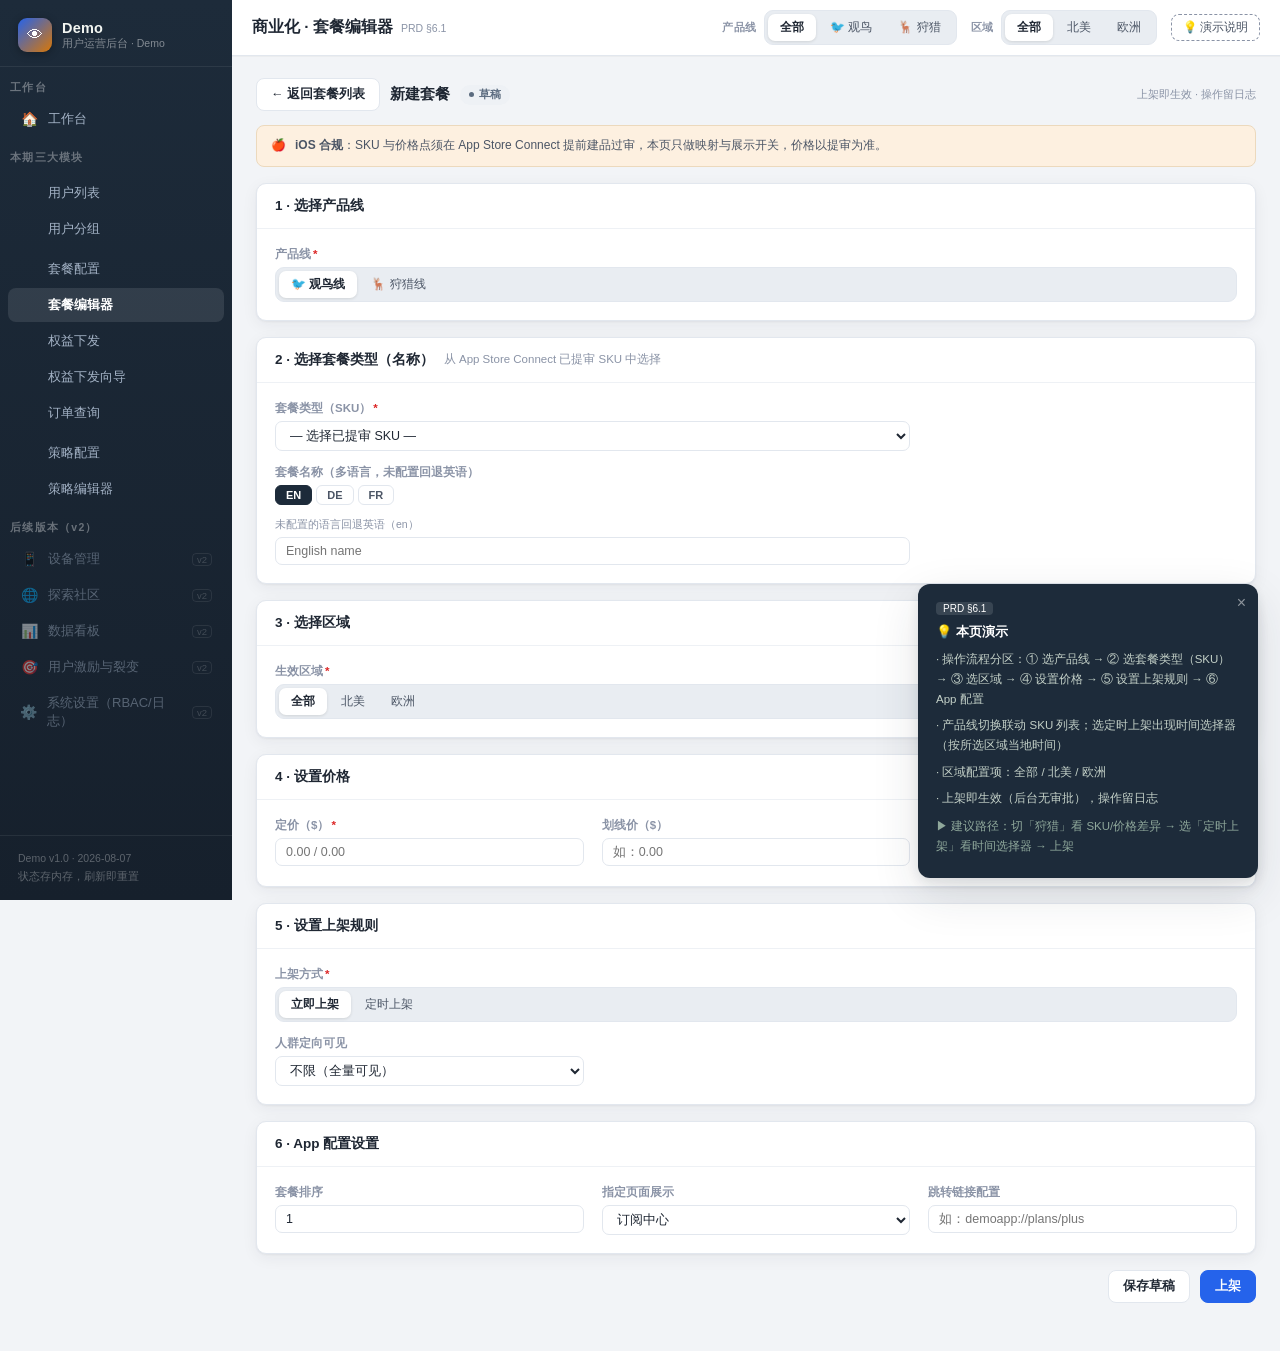
<file: plan-editor.html>
<!DOCTYPE html>
<html lang="zh-CN">
<head>
<meta charset="UTF-8">
<title>套餐编辑器 · Demo 运营后台</title>
<style>
/* ============================================================
   Demo 用户运营后台 · Demo 设计系统
   美学方向：Field Station（野外工作站）—— 墨绿黑侧边栏 + 暖米白内容区
   观鸟线=森林绿 / 狩猎线=琥珀棕 / 双线中性
   技术红线：file:// 直开、零依赖、系统字体栈
   ============================================================ */

:root {
  /* 色板 */
  --bg: #f4f2ec;              /* 内容区米白 */
  --bg-deep: #edeae2;
  --panel: #ffffff;
  --sidebar: #182a22;         /* 墨绿黑 */
  --sidebar-deep: #122019;
  --sidebar-text: #a8b8ae;
  --sidebar-active: #ffffff;

  /* 品牌双色 */
  --bird: #2d6a4f;            /* 观鸟 森林绿 */
  --bird-soft: #e3eee7;
  --hunt: #a8621a;            /* 狩猎 琥珀棕 */
  --hunt-soft: #f6e9d7;

  /* 语义 */
  --ink: #23201a;             /* 主文本暖黑 */
  --ink-2: #57524a;           /* 次文本 */
  --ink-3: #8a857c;           /* 弱文本 */
  --line: #e2dfd6;            /* 边框 */
  --line-soft: #edeae2;

  /* 状态 */
  --ok: #2d6a4f;
  --warn: #b45309;
  --danger: #b3261e;
  --info: #3a5f8a;

  --radius: 10px;
  --radius-sm: 7px;
  --shadow: 0 1px 2px rgba(35,32,26,.05), 0 4px 16px rgba(35,32,26,.06);
  --shadow-lg: 0 4px 12px rgba(35,32,26,.10), 0 16px 48px rgba(35,32,26,.12);

  --font: -apple-system, BlinkMacSystemFont,  "PingFang SC",
          "Hiragino Sans GB", "Microsoft YaHei", "Segoe UI", sans-serif;
  --mono: "SF Mono", ui-monospace, Menlo, Consolas, monospace;
}

* { margin: 0; padding: 0; box-sizing: border-box; }

html, body { height: 100%; }

body {
  font-family: var(--font);
  font-size: 13.5px;
  color: var(--ink);
  background: var(--bg);
  -webkit-font-smoothing: antialiased;
}

/* ============ 布局骨架 ============ */
.layout { display: flex; min-height: 100vh; }

.sidebar {
  width: 232px; flex-shrink: 0;
  background: linear-gradient(180deg, var(--sidebar) 0%, var(--sidebar-deep) 100%);
  color: var(--sidebar-text);
  display: flex; flex-direction: column;
  position: sticky; top: 0; height: 100vh; overflow-y: auto;
}

.sidebar-brand {
  display: flex; align-items: center; gap: 10px;
  padding: 18px 18px 14px;
  border-bottom: 1px solid rgba(255,255,255,.07);
}

.brand-mark {
  width: 34px; height: 34px; border-radius: 9px;
  background: linear-gradient(135deg, var(--bird), var(--hunt));
  display: flex; align-items: center; justify-content: center;
  font-size: 16px; color: #fff;
  box-shadow: 0 2px 8px rgba(0,0,0,.3);
}

.brand-name { color: #f2f5f1; font-size: 14.5px; font-weight: 700; letter-spacing: .2px; }
.brand-sub { font-size: 10.5px; color: rgba(255,255,255,.45); margin-top: 1px; }

.nav-group { padding: 14px 10px 6px; font-size: 10.5px; letter-spacing: .12em; color: rgba(255,255,255,.35); font-weight: 600; }

.nav-item {
  display: flex; align-items: center; gap: 10px;
  padding: 8px 12px; margin: 1px 8px;
  border-radius: 8px; cursor: pointer;
  font-size: 13px; color: var(--sidebar-text);
  text-decoration: none; transition: background .15s, color .15s;
}
.nav-item:hover { background: rgba(255,255,255,.06); color: #d6e0d8; }
.nav-item.active { background: rgba(255,255,255,.10); color: var(--sidebar-active); font-weight: 600; }
.nav-item.v2 { opacity: .45; cursor: not-allowed; }
.nav-item.v2:hover { background: transparent; color: var(--sidebar-text); }
.nav-item .badge-v2 { margin-left: auto; font-size: 9.5px; color: rgba(255,255,255,.4); border: 1px solid rgba(255,255,255,.18); border-radius: 4px; padding: 0 4px; }
.nav-icon { width: 18px; text-align: center; font-size: 14px; }

.sidebar-foot {
  margin-top: auto; padding: 14px 18px;
  font-size: 10.5px; color: rgba(255,255,255,.3);
  border-top: 1px solid rgba(255,255,255,.07);
  line-height: 1.7;
}

/* 主区 */
.main { flex: 1; min-width: 0; display: flex; flex-direction: column; }

.topbar {
  height: 56px; background: var(--panel);
  border-bottom: 1px solid var(--line);
  display: flex; align-items: center; gap: 14px;
  padding: 0 20px; position: sticky; top: 0; z-index: 40;
  box-shadow: 0 1px 0 rgba(35,32,26,.03);
}

.page-title { font-size: 15.5px; font-weight: 700; margin-right: auto; white-space: nowrap; }
.page-title .prd-ref { font-size: 10.5px; color: var(--ink-3); font-weight: 400; margin-left: 8px; }

.content { padding: 22px 24px 48px; max-width: 1440px; width: 100%; margin: 0 auto; }

/* ============ 顶部切换器 ============ */
.seg {
  display: inline-flex; background: var(--bg-deep);
  border: 1px solid var(--line); border-radius: 9px; padding: 3px; gap: 2px;
}
.seg button {
  border: 0; background: transparent; cursor: pointer;
  font-size: 12px; padding: 5px 12px; border-radius: 7px;
  color: var(--ink-2); font-family: var(--font); transition: all .15s;
}
.seg button:hover { color: var(--ink); }
.seg button.on { background: var(--panel); color: var(--ink); font-weight: 600; box-shadow: 0 1px 3px rgba(35,32,26,.12); }

/* 产品线专用分段控件 */
.seg-pl button.on[data-pl="bird"] { background: var(--bird); color: #fff; }
.seg-pl button.on[data-pl="hunt"] { background: var(--hunt); color: #fff; }

/* 角色切换器 */
.role-switch {
  display: flex; align-items: center; gap: 8px;
  font-size: 12px; color: var(--ink-2);
}
.role-switch .seg button.on { background: var(--sidebar); color: #fff; }

/* 演示说明按钮 */
.demo-btn {
  border: 1px dashed var(--ink-3); background: transparent; color: var(--ink-2);
  font-size: 11.5px; padding: 5px 11px; border-radius: 8px; cursor: pointer;
  font-family: var(--font); transition: all .15s;
}
.demo-btn:hover { border-color: var(--ink); color: var(--ink); }

/* 切换器标签 */
.switch-label { font-size: 10.5px; color: var(--ink-3); font-weight: 600; letter-spacing: .06em; }

.topbar-seg { display: flex; align-items: center; gap: 7px; }

/* ============ 卡片与布局 ============ */
.card {
  background: var(--panel); border: 1px solid var(--line);
  border-radius: var(--radius); box-shadow: var(--shadow);
  margin-bottom: 16px;
}
.card-head {
  display: flex; align-items: center; gap: 10px;
  padding: 13px 18px; border-bottom: 1px solid var(--line-soft);
}
.card-head h3 { font-size: 13.5px; font-weight: 700; }
.card-head .desc { font-size: 11.5px; color: var(--ink-3); }
.card-body { padding: 18px; }

/* ============ 筛选栏 ============ */
.filter-bar {
  display: flex; flex-wrap: wrap; gap: 10px 14px; align-items: center;
  background: var(--panel); border: 1px solid var(--line);
  border-radius: var(--radius); padding: 12px 16px; margin-bottom: 16px;
  box-shadow: var(--shadow);
}
.filter-item { display: flex; align-items: center; gap: 6px; }
.filter-item label { font-size: 11.5px; color: var(--ink-3); white-space: nowrap; }
.filter-divider { width: 1px; height: 24px; background: var(--line); }

/* ============ 表单控件 ============ */
input[type="text"], input[type="number"], input[type="date"], input[type="email"], input[type="search"], select, textarea {
  font-family: var(--font); font-size: 12.5px; color: var(--ink);
  border: 1px solid var(--line); border-radius: 7px;
  padding: 6px 10px; background: #fff; outline: none;
  transition: border-color .15s, box-shadow .15s;
}
input:focus, select:focus, textarea:focus { border-color: var(--ink-2); box-shadow: 0 0 0 3px rgba(35,32,26,.06); }
select { cursor: pointer; }
textarea { resize: vertical; line-height: 1.6; }

.checkbox-line { display: flex; align-items: center; gap: 6px; font-size: 12.5px; color: var(--ink-2); cursor: pointer; }
.checkbox-line input { accent-color: var(--bird); width: 14px; height: 14px; cursor: pointer; }

/* ============ 按钮 ============ */
.btn {
  display: inline-flex; align-items: center; gap: 6px;
  border: 1px solid var(--line); background: var(--panel);
  color: var(--ink); font-size: 12.5px; font-weight: 600;
  padding: 7px 14px; border-radius: 8px; cursor: pointer;
  font-family: var(--font); transition: all .15s;
}
.btn:hover { border-color: var(--ink-2); background: var(--bg); }
.btn:active { transform: translateY(1px); }
.btn-primary { background: var(--bird); border-color: var(--bird); color: #fff; }
.btn-primary:hover { background: #245741; border-color: #245741; }
.btn-hunt { background: var(--hunt); border-color: var(--hunt); color: #fff; }
.btn-hunt:hover { background: #8f5414; border-color: #8f5414; }
.btn-danger { background: #fff; border-color: #d8b9b6; color: var(--danger); }
.btn-danger:hover { border-color: var(--danger); background: #fdf1f0; }
.btn-ghost { background: transparent; border-color: transparent; color: var(--ink-2); }
.btn-ghost:hover { background: var(--bg); color: var(--ink); }
.btn-sm { padding: 4px 9px; font-size: 11.5px; border-radius: 6px; }
.btn:disabled { opacity: .45; cursor: not-allowed; }

/* ============ 表格 ============ */
.table-wrap { overflow-x: auto; border-radius: 0 0 var(--radius) var(--radius); }
table.table { width: 100%; border-collapse: collapse; font-size: 12.5px; }
.table th {
  text-align: left; font-size: 11px; font-weight: 600; letter-spacing: .05em;
  color: var(--ink-3); text-transform: uppercase;
  padding: 10px 14px; border-bottom: 1px solid var(--line);
  background: var(--bg); white-space: nowrap;
}
.table td {
  padding: 10px 14px; border-bottom: 1px solid var(--line-soft);
  color: var(--ink); vertical-align: middle;
}
.table tbody tr:last-child td { border-bottom: 0; }
.table tbody tr { transition: background .12s; }
.table tbody tr:hover { background: #faf8f3; }
.table td.mono, .table .mono { font-family: var(--mono); font-size: 11.5px; }
.table .num { font-variant-numeric: tabular-nums; }
.table .empty { text-align: center; color: var(--ink-3); padding: 40px 0; font-size: 12.5px; }

/* ============ 徽章 ============ */
.badge {
  display: inline-flex; align-items: center; gap: 5px;
  font-size: 11px; font-weight: 600; padding: 2.5px 9px; border-radius: 20px;
  white-space: nowrap;
}
.badge::before { content: ""; width: 5px; height: 5px; border-radius: 50%; background: currentColor; }
.badge-gray { background: #f0eee8; color: #6b665d; }
.badge-blue { background: #e6edf5; color: var(--info); }
.badge-green { background: var(--bird-soft); color: var(--bird); }
.badge-orange { background: var(--hunt-soft); color: var(--hunt); }
.badge-red { background: #fbeae8; color: var(--danger); }
.badge-pl { background: var(--bird-soft); color: var(--bird); }
.badge-pl.hunt { background: var(--hunt-soft); color: var(--hunt); }
.badge-pl.both { background: #e9e6df; color: #57524a; }

/* 产品线标签（列表内） */
.pl-tag {
  display: inline-flex; align-items: center; gap: 5px;
  font-size: 11px; padding: 1.5px 8px; border-radius: 5px; font-weight: 600;
}
.pl-tag.bird { background: var(--bird-soft); color: var(--bird); }
.pl-tag.hunt { background: var(--hunt-soft); color: var(--hunt); }
.pl-tag.both { background: #e9e6df; color: #57524a; }

/* ============ 分页 ============ */
.pager {
  display: flex; align-items: center; gap: 6px; justify-content: flex-end;
  padding: 10px 14px; border-top: 1px solid var(--line-soft);
  font-size: 12px; color: var(--ink-2);
}
.pager .page { width: 26px; height: 26px; display: flex; align-items: center; justify-content: center; border-radius: 6px; cursor: pointer; border: 1px solid transparent; }
.pager .page:hover { border-color: var(--line); }
.pager .page.on { background: var(--bird); color: #fff; font-weight: 600; }

/* ============ 步骤条 ============ */
.steps { display: flex; align-items: center; margin: 0 0 22px; }
.step { display: flex; align-items: center; gap: 9px; }
.step-dot {
  width: 26px; height: 26px; border-radius: 50%;
  display: flex; align-items: center; justify-content: center;
  font-size: 12px; font-weight: 700;
  background: var(--bg-deep); color: var(--ink-3); border: 1.5px solid var(--line);
  transition: all .2s;
}
.step-label { font-size: 12px; color: var(--ink-3); font-weight: 600; }
.step.on .step-dot { background: var(--bird); border-color: var(--bird); color: #fff; }
.step.on .step-label { color: var(--ink); }
.step.done .step-dot { background: var(--bird-soft); border-color: var(--bird); color: var(--bird); }
.step.done .step-label { color: var(--ink-2); }
.step-line { flex: 1; height: 1.5px; background: var(--line); margin: 0 14px; min-width: 24px; }
.step-line.done { background: var(--bird); }

/* ============ Tabs ============ */
.tabs { display: flex; gap: 2px; border-bottom: 1.5px solid var(--line); margin-bottom: 18px; }
.tab {
  padding: 9px 16px; font-size: 12.5px; color: var(--ink-2); cursor: pointer;
  border-bottom: 2.5px solid transparent; margin-bottom: -1.5px; font-weight: 600;
  transition: color .15s;
}
.tab:hover { color: var(--ink); }
.tab.on { color: var(--bird); border-bottom-color: var(--bird); }
.tab .hint { font-size: 10px; color: var(--ink-3); font-weight: 400; margin-left: 4px; }

/* ============ 弹窗 ============ */
.modal-mask {
  position: fixed; inset: 0; background: rgba(20,16,10,.45);
  display: flex; align-items: center; justify-content: center; z-index: 100;
  animation: fadeIn .15s ease-out;
}
.modal {
  background: var(--panel); border-radius: 14px; box-shadow: var(--shadow-lg);
  width: 520px; max-width: 92vw; max-height: 86vh; overflow-y: auto;
  animation: popIn .18s cubic-bezier(.2,.9,.3,1.2);
}
.modal-head { padding: 16px 20px 12px; border-bottom: 1px solid var(--line-soft); font-weight: 700; font-size: 14px; display: flex; align-items: center; }
.modal-head .close { margin-left: auto; cursor: pointer; color: var(--ink-3); font-size: 18px; background: none; border: 0; }
.modal-body { padding: 18px 20px; }
.modal-foot { padding: 13px 20px; border-top: 1px solid var(--line-soft); display: flex; justify-content: flex-end; gap: 10px; }

/* ============ Toast ============ */
#toast-root { position: fixed; top: 70px; right: 20px; z-index: 200; display: flex; flex-direction: column; gap: 8px; }
.toast {
  background: var(--sidebar); color: #eef3ee; font-size: 12.5px;
  padding: 11px 16px; border-radius: 9px; box-shadow: var(--shadow-lg);
  display: flex; align-items: center; gap: 9px; animation: slideIn .25s ease-out;
  max-width: 380px;
}
.toast.ok { border-left: 3px solid #4f9d77; }
.toast.warn { border-left: 3px solid #d9933a; }
.toast.err { border-left: 3px solid #e05c53; }

/* ============ 审批面板 ============ */
.approval-panel {
  background: var(--panel); border: 1px solid var(--line); border-radius: var(--radius);
  box-shadow: var(--shadow); margin-bottom: 16px; overflow: hidden;
}
.approval-panel .ap-head {
  display: flex; align-items: center; gap: 10px;
  padding: 12px 18px; background: var(--sidebar); color: #eef3ee;
  font-size: 12.5px; font-weight: 600;
}
.approval-panel .ap-item {
  display: flex; align-items: center; gap: 12px;
  padding: 12px 18px; border-bottom: 1px solid var(--line-soft); font-size: 12.5px;
}
.approval-panel .ap-item:last-child { border-bottom: 0; }
.ap-action { margin-left: auto; display: flex; gap: 8px; }

/* ============ 编辑器分区 ============ */
.form-section { margin-bottom: 22px; }
.form-section > h4 {
  font-size: 12px; font-weight: 700; letter-spacing: .04em;
  color: var(--ink-2); margin-bottom: 12px;
  display: flex; align-items: center; gap: 8px;
}
.form-section > h4::after { content: ""; flex: 1; height: 1px; background: var(--line); }
.form-grid { display: grid; grid-template-columns: repeat(auto-fill, minmax(230px, 1fr)); gap: 14px 18px; }
.form-field { display: flex; flex-direction: column; gap: 5px; }
.form-field > label { font-size: 11.5px; color: var(--ink-3); font-weight: 600; }
.form-field .req { color: var(--danger); margin-left: 2px; }
.form-field .help { font-size: 10.5px; color: var(--ink-3); line-height: 1.5; }
.form-field input, .form-field select, .form-field textarea { width: 100%; }

/* 多语言 Tab 小控件 */
.lang-tabs { display: flex; gap: 4px; margin-bottom: 8px; }
.lang-tab {
  font-size: 11px; padding: 3px 10px; border-radius: 6px; cursor: pointer;
  border: 1px solid var(--line); background: var(--panel); color: var(--ink-2); font-weight: 600;
}
.lang-tab.on { background: var(--sidebar); border-color: var(--sidebar); color: #fff; }
.lang-fallback { font-size: 10.5px; color: var(--ink-3); }

/* ============ 条件树（人群包编辑器） ============ */
.cond-group {
  border: 1.5px solid var(--line); border-radius: var(--radius);
  margin-bottom: 12px; overflow: hidden;
}
.cond-group .cg-head {
  display: flex; align-items: center; gap: 8px;
  background: var(--bg); padding: 8px 14px; font-size: 12px; font-weight: 700;
  border-bottom: 1px solid var(--line-soft);
}
.cond-group .cg-body { padding: 12px 14px; display: flex; flex-direction: column; gap: 9px; }
.cond-row { display: flex; align-items: center; gap: 8px; flex-wrap: wrap; }
.cond-row select, .cond-row input { padding: 5px 9px; }
.cond-ops { display: flex; gap: 6px; align-items: center; font-size: 11.5px; color: var(--ink-2); }

/* ============ 统计卡 ============ */
.stat-row { display: grid; grid-template-columns: repeat(auto-fit, minmax(180px, 1fr)); gap: 14px; margin-bottom: 18px; }
.stat-card {
  background: var(--panel); border: 1px solid var(--line); border-radius: var(--radius);
  padding: 14px 16px; box-shadow: var(--shadow);
}
.stat-card .sc-label { font-size: 11px; color: var(--ink-3); font-weight: 600; letter-spacing: .04em; }
.stat-card .sc-value { font-size: 24px; font-weight: 800; margin-top: 6px; font-variant-numeric: tabular-nums; letter-spacing: -.02em; }
.stat-card .sc-value small { font-size: 12px; font-weight: 600; color: var(--ink-3); }
.stat-card .sc-delta { font-size: 11px; margin-top: 4px; }
.stat-card .sc-delta.up { color: var(--ok); }
.stat-card .sc-delta.down { color: var(--danger); }

/* ============ 设备卡片（狩猎线画像） ============ */
.device-card {
  border: 1px solid var(--line); border-radius: var(--radius); padding: 12px 14px;
  display: flex; flex-direction: column; gap: 7px; background: #fdfcf9;
}
.device-card .dc-head { display: flex; align-items: center; gap: 8px; font-weight: 700; font-size: 12.5px; }
.device-card .dc-row { display: flex; justify-content: space-between; font-size: 12px; color: var(--ink-2); }
.device-card .dc-row b { color: var(--ink); font-weight: 600; }

/* ============ 渠道卡片 ============ */
.channel-grid { display: grid; grid-template-columns: repeat(auto-fit, minmax(300px, 1fr)); gap: 16px; }
.channel-card { border: 1px solid var(--line); border-radius: var(--radius); background: var(--panel); box-shadow: var(--shadow); overflow: hidden; }
.channel-card .cc-head {
  padding: 12px 16px; font-weight: 700; font-size: 13px;
  display: flex; align-items: center; gap: 9px;
  border-bottom: 1px solid var(--line-soft);
}
.channel-card .cc-body { padding: 14px 16px; display: flex; flex-direction: column; gap: 11px; }

/* ============ 演示说明浮层 ============ */
.demo-pop {
  position: fixed; right: 22px; bottom: 22px; width: 340px; z-index: 150;
  background: var(--sidebar); color: #e8eee9; border-radius: 12px;
  box-shadow: var(--shadow-lg); padding: 16px 18px; animation: slideUp .25s ease-out;
}
.demo-pop h4 { font-size: 13px; font-weight: 700; margin-bottom: 8px; color: #fff; display: flex; align-items: center; gap: 8px; }
.demo-pop p { font-size: 11.5px; line-height: 1.75; color: #c4d1c8; margin-bottom: 6px; }
.demo-pop .demo-close { position: absolute; top: 10px; right: 12px; color: rgba(255,255,255,.5); cursor: pointer; background: none; border: 0; font-size: 16px; }
.demo-pop .prd-tag { display: inline-block; font-size: 10px; background: rgba(255,255,255,.12); border-radius: 4px; padding: 1px 7px; margin-bottom: 8px; color: #fff; }

/* ============ 信息条 ============ */
.notice {
  display: flex; gap: 9px; align-items: flex-start;
  background: #eef2ee; border: 1px solid #d5e0d8; color: var(--ink-2);
  border-radius: 8px; padding: 10px 14px; font-size: 12px; line-height: 1.65;
  margin-bottom: 16px;
}
.notice.warn { background: var(--hunt-soft); border-color: #ecd9bd; }
.notice.red { background: #fbeae8; border-color: #e8c8c4; }
.notice .ni { flex-shrink: 0; }

/* ============ 空态 ============ */
.empty-state { text-align: center; padding: 60px 20px; color: var(--ink-3); }
.empty-state .es-icon { font-size: 38px; margin-bottom: 12px; opacity: .5; }
.empty-state p { font-size: 13px; }

/* ============ 动画 ============ */
@keyframes fadeIn { from { opacity: 0; } to { opacity: 1; } }
@keyframes popIn { from { opacity: 0; transform: scale(.96); } to { opacity: 1; transform: scale(1); } }
@keyframes slideIn { from { opacity: 0; transform: translateX(16px); } to { opacity: 1; transform: translateX(0); } }
@keyframes slideUp { from { opacity: 0; transform: translateY(14px); } to { opacity: 1; transform: translateY(0); } }
@keyframes pulse { 0%,100% { opacity: 1; } 50% { opacity: .45; } }
.pulse { animation: pulse 1.6s ease-in-out infinite; }

/* 页面进入动画 */
.content { animation: fadeIn .25s ease-out; }

/* ============ 滚动条 ============ */
::-webkit-scrollbar { width: 9px; height: 9px; }
::-webkit-scrollbar-thumb { background: #cfcbc2; border-radius: 5px; border: 2px solid var(--bg); }
::-webkit-scrollbar-track { background: transparent; }
.sidebar::-webkit-scrollbar-thumb { background: rgba(255,255,255,.14); border: 2px solid var(--sidebar); }

/* ============ 响应式（评审主为桌面，仅兜底） ============ */
@media (max-width: 1100px) {
  .topbar { flex-wrap: wrap; height: auto; padding: 10px 16px; gap: 8px; }
  .page-title { margin-right: 0; width: 100%; }
  .content { padding: 16px; }
}

</style>
<style>
/* ============================================================
   Demo 用户运营后台 · 通用后台风格（蓝白）配色试点
   试点范围：用户列表（users-list）+ 用户画像（user-detail）
   实现方式：覆盖 common.css 的 CSS 变量 + 少量硬编码色
   效果确认后再决定是否全站推广
   ============================================================ */

:root {
  /* 色板 */
  --bg: #f2f4f7;              /* 内容区蓝灰白 */
  --bg-deep: #e9edf2;
  --panel: #ffffff;
  --sidebar: #1d2b3a;         /* 深蓝灰 */
  --sidebar-deep: #16202c;
  --sidebar-text: #a3b2c5;
  --sidebar-active: #ffffff;

  /* 品牌双色（通用后台以主蓝为主） */
  --bird: #2563eb;            /* 主蓝 */
  --bird-soft: #e8effd;
  --hunt: #d97706;            /* 琥珀橙 */
  --hunt-soft: #fdf0e0;

  /* 语义 */
  --ink: #1f2733;             /* 主文本冷黑 */
  --ink-2: #4b5565;
  --ink-3: #8a93a6;
  --line: #e2e7ee;
  --line-soft: #eef1f5;

  /* 状态 */
  --ok: #16a34a;
  --warn: #d97706;
  --danger: #dc2626;
  --info: #2563eb;

  --shadow: 0 1px 2px rgba(31,39,51,.05), 0 4px 16px rgba(31,39,51,.06);
  --shadow-lg: 0 4px 12px rgba(31,39,51,.10), 0 16px 48px rgba(31,39,51,.12);
}

/* 硬编码色覆盖（common.css 未走变量的部分） */
.btn-primary:hover { background: #1d4ed8; border-color: #1d4ed8; }
.btn-hunt:hover { background: #b45309; border-color: #b45309; }
.table tbody tr:hover { background: #f5f7fb; }
.badge-gray { background: #eef1f5; color: #5b6b7f; }
.badge-pl.both, .pl-tag.both { background: #e9edf2; color: #4b5565; }
.toast.ok { border-left-color: #22c55e; }
.toast.warn { border-left-color: #f59e0b; }
.toast.err { border-left-color: #ef4444; }
::-webkit-scrollbar-thumb { background: #c3cad6; border-color: var(--bg); }

</style>
</head>
<body>
<script>
/* ============================================================
   Demo 用户运营后台 · Demo mock 数据
   值严格对齐背景文档 §5（套餐价格/权益量）
   技术红线：普通全局变量，不 fetch、不 module
   ============================================================ */
window.PLData = {
  version: '2026-08-07',

  /* ---------- 产品线 ---------- */
  productLines: [
    { key: 'bird', name: '观鸟线', model: 'K3' },
    { key: 'hunt', name: '狩猎线', model: 'TL300' },
  ],

  /* ---------- 套餐（两线全量；状态机：草稿/待上架/已上架；refPack=定向可见引用分组；schedule=上架方式） ---------- */
  plans: {
    bird: [
      { id: 'BP01', name: { en: 'Bird Plan 1', zh: '观鸟套餐1' }, tier: '观鸟套餐1', price: null, annual: null, perks: ['基础功能（演示数据）'], status: '已上架', schedule: '立即' },
      { id: 'BP02', name: { en: 'Bird Plan 2', zh: '观鸟套餐2' }, tier: '观鸟套餐2', price: 1.11, annual: 11.11, perks: ['标准权益组合（演示数据）'], status: '已上架', schedule: '立即' },
      { id: 'BP03', name: { en: 'Bird Plan 3', zh: '观鸟套餐3' }, tier: '观鸟套餐3', price: 2.22, annual: 22.22, perks: ['高配权益组合（演示数据）'], status: '已上架', schedule: '立即' },
      { id: 'BP04', name: { en: 'Bird Plan 3 Early', zh: '观鸟套餐3早鸟版' }, tier: '观鸟套餐3', price: 2.00, annual: 20.00, perks: ['同观鸟套餐3权益（演示数据）'], status: '草稿', schedule: '定时', refPack: 'P003' },
    ],
    hunt: [
      { id: 'HP01', name: { en: 'Hunt Plan 1', zh: '狩猎套餐1' }, tier: '狩猎套餐1', price: 3.33, renewPrice: 2.22, annual: 33.33, annualSale: 22.22, perks: ['标准权益组合（演示数据）'], status: '已上架', schedule: '立即' },
      { id: 'HP02', name: { en: 'Hunt Plan 2', zh: '狩猎套餐2' }, tier: '狩猎套餐2', price: 4.44, renewPrice: 3.33, annual: 44.44, annualSale: 33.33, perks: ['标准权益组合（演示数据）'], status: '已上架', schedule: '立即' },
      { id: 'HP03', name: { en: 'Hunt Plan 3', zh: '狩猎套餐3' }, tier: '狩猎套餐3', price: 5.55, renewPrice: 4.44, annual: 55.55, annualSale: 44.44, perks: ['高配权益组合（演示数据）'], status: '已上架', schedule: '立即' },
      /* 限定套餐（仅狩猎） */
      { id: 'HP10', name: { en: 'Hunt Plan 1 Special', zh: '狩猎套餐1特惠' }, tier: '狩猎套餐1', price: 2.00, annual: 20.00, limited: true, campaign: '限时活动', window: '2026-11-21 ~ 2026-12-02', perks: ['同狩猎套餐1权益（演示数据）'], status: '待上架', schedule: '定时', refPack: 'P001' },
      { id: 'HP11', name: { en: 'Hunt Plan 2 Special', zh: '狩猎套餐2特惠' }, tier: '狩猎套餐2', price: 3.00, annual: 30.00, limited: true, campaign: '限时活动', window: '2026-11-21 ~ 2026-12-02', perks: ['同狩猎套餐2权益（演示数据）'], status: '待上架', schedule: '定时' },
      { id: 'HP12', name: { en: 'Hunt Plan 3 Special', zh: '狩猎套餐3特惠' }, tier: '狩猎套餐3', price: 4.00, annual: 40.00, limited: true, campaign: '限时活动', window: '2026-11-21 ~ 2026-12-02', perks: ['同狩猎套餐3权益（演示数据）'], status: '待上架', schedule: '定时' },
      { id: 'HP13', name: { en: 'Seasonal Plan A', zh: '限定套餐A（季卡）' }, tier: '限定套餐A', price: 6.66, duration: '6 个月', limited: true, campaign: '限时活动', window: '2026-10-15 ~ 2027-03-31', perks: ['限时权益组合（演示数据）'], status: '待上架', schedule: '定时', refPack: 'P002' },
      { id: 'HP14', name: { en: 'Seasonal Plan B', zh: '限定套餐B（季卡）' }, tier: '限定套餐B', price: 8.88, duration: '6 个月', limited: true, campaign: '限时活动', window: '2026-10-15 ~ 2027-03-31', perks: ['限时高配权益组合（演示数据）'], status: '草稿', schedule: '定时' },
    ],
    /* AI权益包（狩猎独立 AI 权益） */
    aiButler: { price: 0.99, annual: 8.99, desc: 'AI 增值权益（演示数据）' },
    /* 加油包 */
    booster: {
      bird: [
        { id: 'BB01', name: '存储权益包', price: 0.99, unit: '/月', desc: '存储空间增值（演示数据）' },
        { id: 'BB02', name: '设备权益包', price: 0.99, unit: '/月/台', desc: '设备数量增值（演示数据）' },
        { id: 'BB03', name: 'AI调用包', price: 0.99, unit: '/月', desc: 'AI 调用次数增值（演示数据）' },
      ],
      hunt: [
        { id: 'HB01', name: '影像权益包', price: 0.99, unit: '/100 张', desc: '账号内共享（演示数据）', ownership: '账号级' },
        { id: 'HB02', name: 'AI调用包', price: 0.99, unit: '/300 次', desc: 'AI 调用补充（演示数据）' },
      ],
    },
  },

  /* ---------- 用户（20 条，含观鸟典型/狩猎典型/双机用户） ----------
     注：sub = 观鸟账号级订阅（含 period/purchaseAt/gifts 队列赠送权益）
         subPerDevice = 狩猎设备级套餐（一条一设备一套餐，同一 SN 可多条=多套餐生效）
         subHistory = 历史订阅（观鸟条目 sn 为空；狩猎条目带 sn）
         accountBenefits = 账号级共享权益（观鸟加油包 & 狩猎权益包，带 pl 区分） */
  users: [
    { id: 'U1001', email: 'emma.wilson@mail.com', region: '北美', pl: 'bird', createdAt: '2026-09-12', lastActive: '2026-10-08', devices: [{ sn: 'K3-B2F7A01', model: 'K3', activated: '2026-09-12', bound: true }], sub: { tier: '观鸟套餐2', trial: '试用中（7天）', autoRenew: true, expireAt: '2026-10-20', aiRemaining: 288, storageUsed: '3.2/10GB', period: '月付', purchaseAt: '2026-10-08', gifts: [{ name: '观鸟套餐2 30 天赠送', grantedAt: '2026-10-02' }] }, subHistory: [{ pl: 'bird', model: 'K3', sn: '', tier: '观鸟套餐1', period: '—', purchasedAt: '2026-09-12' }, { pl: 'bird', model: 'K3', sn: '', tier: '观鸟套餐2', period: '月付', purchasedAt: '2026-10-08' }], accountBenefits: [{ pl: 'bird', name: 'AI调用包', price: 0.99, period: '月付', usage: '已用 12/300 次' }], tags: ['K3开卖活动'], packs: ['P003'], freeze: false },
    { id: 'U1002', email: 'daniel.ng@mail.com', region: '北美', pl: 'bird', createdAt: '2026-06-02', lastActive: '2026-10-09', devices: [{ sn: 'K3-A1C9D02', model: 'K3', activated: '2026-06-02', bound: true }, { sn: 'K3-A1C9D03', model: 'K3', activated: '2026-07-15', bound: true }, { sn: 'K3-A1C9D04', model: 'K3', activated: '2026-08-20', bound: true }], sub: { tier: '观鸟套餐3', trial: '已转正式', autoRenew: true, expireAt: '2027-06-02', aiRemaining: 620, storageUsed: '12.4/20GB', period: '年付', purchaseAt: '2026-08-02', gifts: [{ name: '观鸟套餐3 30 天赠送', grantedAt: '2026-08-01' }] }, subHistory: [{ pl: 'bird', model: 'K3', sn: '', tier: '观鸟套餐1', period: '—', purchasedAt: '2026-06-02' }, { pl: 'bird', model: 'K3', sn: '', tier: '观鸟套餐2', period: '月付', purchasedAt: '2026-07-02' }, { pl: 'bird', model: 'K3', sn: '', tier: '观鸟套餐3', period: '年付', purchasedAt: '2026-08-02' }], accountBenefits: [{ pl: 'bird', name: '存储权益包', price: 0.99, period: '月付', usage: '永久收藏 已用 4/100 格' }, { pl: 'bird', name: 'AI调用包', price: 0.99, period: '月付', usage: '已用 380/300 次' }], tags: ['高价值用户', '多设备'], packs: [], freeze: false },
    { id: 'U1003', email: 'sophie.lee@mail.com', region: '欧洲', pl: 'bird', createdAt: '2026-09-28', lastActive: '2026-10-03', devices: [{ sn: 'K3-B2F7A11', model: 'K3', activated: '2026-09-28', bound: true }], sub: { tier: '观鸟套餐1', trial: '—', autoRenew: false, expireAt: '—', aiRemaining: 12, storageUsed: '0.8/1GB', period: '—', purchaseAt: '—', gifts: [] }, subHistory: [], accountBenefits: [], tags: [], packs: ['P005'], freeze: false },
    { id: 'U1004', email: 'miguel.rodriguez@mail.com', region: '欧洲', pl: 'bird', createdAt: '2026-08-14', lastActive: '2026-10-06', devices: [{ sn: 'K3-C3E5B21', model: 'K3', activated: '2026-08-14', bound: true }], sub: { tier: '观鸟套餐2', trial: '已取消自动续费', autoRenew: false, expireAt: '2026-11-14', aiRemaining: 45, storageUsed: '8.9/10GB', period: '月付', purchaseAt: '2026-09-14', gifts: [] }, subHistory: [{ pl: 'bird', model: 'K3', sn: '', tier: '观鸟套餐1', period: '—', purchasedAt: '2026-08-14' }, { pl: 'bird', model: 'K3', sn: '', tier: '观鸟套餐2', period: '月付', purchasedAt: '2026-09-14' }], accountBenefits: [{ pl: 'bird', name: 'AI调用包', price: 0.99, period: '月付', usage: '已用 255/300 次' }], tags: ['流失风险'], packs: ['P002'], freeze: false },
    { id: 'U1005', email: 'hannah.kim@mail.com', region: '北美', pl: 'bird', createdAt: '2026-07-01', lastActive: '2026-10-09', devices: [{ sn: 'K3-D2F8C33', model: 'K3', activated: '2026-07-01', bound: true }], sub: { tier: '观鸟套餐2', trial: '已转正式', autoRenew: true, expireAt: '2027-07-01', aiRemaining: 45, storageUsed: '6.1/10GB', period: '月付', purchaseAt: '2026-08-01', gifts: [] }, subHistory: [{ pl: 'bird', model: 'K3', sn: '', tier: '观鸟套餐1', period: '—', purchasedAt: '2026-07-01' }, { pl: 'bird', model: 'K3', sn: '', tier: '观鸟套餐2', period: '月付', purchasedAt: '2026-08-01' }], accountBenefits: [], tags: [], packs: [], freeze: false },
    { id: 'U2001', email: 'jack.taylor@mail.com', region: '北美', pl: 'hunt', createdAt: '2026-09-30', lastActive: '2026-10-09', devices: [{ sn: 'TL300-00A1F1', model: 'TL300', activated: '2026-09-30', bound: true }], subPerDevice: [{ sn: 'TL300-00A1F1', tier: '狩猎套餐2', expStatus: '体验中（第10天）', expireAt: '2026-10-14', period: '体验期', purchaseAt: '—', gifts: [] }], subHistory: [], accountBenefits: [{ pl: 'hunt', name: 'AI调用包', price: 0.99, period: '月付', usage: '剩余 282/300 次' }], hdRemaining: 2, aiDialog: 18, limitedPurchases: [], tags: ['体验期'], packs: ['P001'], freeze: false },
    { id: 'U2002', email: 'luke.morgan@mail.com', region: '北美', pl: 'hunt', createdAt: '2026-08-08', lastActive: '2026-10-09', devices: [{ sn: 'TL300-00B2G2', model: 'TL300', activated: '2026-08-08', bound: true }], subPerDevice: [{ sn: 'TL300-00B2G2', tier: '狩猎套餐3', expStatus: '已转付费', expireAt: '2027-08-08', period: '年付', purchaseAt: '2026-08-08', gifts: [] }], subHistory: [{ pl: 'hunt', model: 'TL300', sn: 'TL300-00B2G2', tier: '狩猎套餐1（体验）', period: '体验期', purchasedAt: '2026-08-08' }, { pl: 'hunt', model: 'TL300', sn: 'TL300-00B2G2', tier: '狩猎套餐3', period: '年付', purchasedAt: '2026-08-08' }], accountBenefits: [{ pl: 'hunt', name: '影像权益包', price: 0.99, period: '单次（100 张）', usage: 'HD 剩余 62/100 张' }, { pl: 'hunt', name: 'AI调用包', price: 0.99, period: '月付', usage: '剩余 40/300 次' }], hdRemaining: 21, aiDialog: 260, limitedPurchases: [], tags: [], packs: [], freeze: false },
    { id: 'U2003', email: 'olivia.brown@mail.com', region: '欧洲', pl: 'hunt', createdAt: '2026-09-20', lastActive: '2026-10-05', devices: [{ sn: 'TL300-00C3H3', model: 'TL300', activated: '2026-09-20', bound: true }], subPerDevice: [{ sn: 'TL300-00C3H3', tier: '狩猎套餐1', expStatus: '体验已过期未付费', expireAt: '2026-10-04', period: '体验期', purchaseAt: '—', gifts: [] }], subHistory: [], accountBenefits: [], hdRemaining: 0, aiDialog: 0, limitedPurchases: [], tags: ['体验过期'], packs: ['P001'], freeze: false },
    { id: 'U2004', email: 'tyler.james@mail.com', region: '北美', pl: 'hunt', createdAt: '2026-07-19', lastActive: '2026-10-08', devices: [{ sn: 'TL300-00D4J4', model: 'TL300', activated: '2026-07-19', bound: true }], subPerDevice: [{ sn: 'TL300-00D4J4', tier: '狩猎套餐3', expStatus: '已转付费', expireAt: '2027-04-18', period: '年付', purchaseAt: '2026-07-19', gifts: [] }, { sn: 'TL300-00D4J4', tier: '限定套餐A（季卡）', expStatus: '已转付费', expireAt: '2027-04-17', period: '季卡', purchaseAt: '2026-10-18', gifts: [] }], subHistory: [{ pl: 'hunt', model: 'TL300', sn: 'TL300-00D4J4', tier: '狩猎套餐1（体验）', period: '体验期', purchasedAt: '2026-07-19' }, { pl: 'hunt', model: 'TL300', sn: 'TL300-00D4J4', tier: '狩猎套餐3', period: '年付', purchasedAt: '2026-07-19' }], accountBenefits: [{ pl: 'hunt', name: '影像权益包', price: 0.99, period: '单次（100 张）', usage: 'HD 剩余 8/100 张' }, { pl: 'hunt', name: 'AI调用包', price: 0.99, period: '月付', usage: '剩余 150/300 次' }], hdRemaining: 14, aiDialog: 150, limitedPurchases: [{ name: '限定套餐A（季卡）', price: 6.66, boughtAt: '2026-10-18', valid: '6 个月' }], tags: ['限定套餐用户'], packs: [], freeze: false },
    { id: 'U2005', email: 'isaac.hughes@mail.com', region: '欧洲', pl: 'hunt', createdAt: '2026-08-25', lastActive: '2026-10-07', devices: [{ sn: 'TL300-00E5K5', model: 'TL300', activated: '2026-08-25', bound: true }, { sn: 'TL300-00E5K6', model: 'TL300', activated: '2026-09-30', bound: true }], subPerDevice: [{ sn: 'TL300-00E5K5', tier: '狩猎套餐1', expStatus: '已转付费', expireAt: '2027-08-25', period: '年付', purchaseAt: '2026-08-25', gifts: [] }, { sn: 'TL300-00E5K6', tier: '—', expStatus: '体验中（第9天）', expireAt: '2026-10-14', period: '体验期', purchaseAt: '—', gifts: [] }], subHistory: [{ pl: 'hunt', model: 'TL300', sn: 'TL300-00E5K5', tier: '狩猎套餐1（体验）', period: '体验期', purchasedAt: '2026-08-25' }], accountBenefits: [{ pl: 'hunt', name: 'AI调用包', price: 0.99, period: '月付', usage: '剩余 278/300 次' }], hdRemaining: 3, aiDialog: 22, limitedPurchases: [], tags: ['双设备'], packs: [], freeze: false },
    /* 双机用户 */
    { id: 'U3001', email: 'maya.sato@mail.com', region: '北美', pl: 'both', createdAt: '2026-07-10', lastActive: '2026-10-09', devices: [{ sn: 'K3-E6F7L7', model: 'K3', activated: '2026-07-10', bound: true }, { sn: 'K3-E6F7L8', model: 'K3', activated: '2026-08-01', bound: true }, { sn: 'TL300-00F6M6', model: 'TL300', activated: '2026-09-15', bound: true }], sub: { tier: '观鸟套餐2', trial: '已转正式', autoRenew: true, expireAt: '2027-07-10', aiRemaining: 190, storageUsed: '7.7/10GB', period: '年付', purchaseAt: '2026-07-10', gifts: [{ name: '观鸟套餐2 30 天赠送', grantedAt: '2026-09-20' }] }, subPerDevice: [{ sn: 'TL300-00F6M6', tier: '狩猎套餐2', expStatus: '已转付费', expireAt: '2027-09-15', period: '年付', purchaseAt: '2026-09-15', gifts: [] }], subHistory: [{ pl: 'bird', model: 'K3', sn: '', tier: '观鸟套餐1', period: '—', purchasedAt: '2026-07-10' }, { pl: 'bird', model: 'K3', sn: '', tier: '狩猎套餐2', period: '年付', purchasedAt: '2026-07-10' }, { pl: 'hunt', model: 'TL300', sn: 'TL300-00F6M6', tier: '狩猎套餐1（体验）', period: '体验期', purchasedAt: '2026-09-15' }, { pl: 'hunt', model: 'TL300', sn: 'TL300-00F6M6', tier: '狩猎套餐2', period: '年付', purchasedAt: '2026-09-15' }], accountBenefits: [{ pl: 'bird', name: '存储权益包', price: 0.99, period: '月付', usage: '永久收藏 已用 22/100 格' }, { pl: 'hunt', name: '影像权益包', price: 0.99, period: '单次（100 张）', usage: 'HD 剩余 88/100 张' }], hdRemaining: 6, aiDialog: 88, limitedPurchases: [], tags: ['双机用户'], packs: [], freeze: false },
    { id: 'U3002', email: 'noah.williams@mail.com', region: '欧洲', pl: 'both', createdAt: '2026-08-05', lastActive: '2026-10-01', devices: [{ sn: 'K3-F8G9N9', model: 'K3', activated: '2026-08-05', bound: true }, { sn: 'TL300-00G7N7', model: 'TL300', activated: '2026-09-10', bound: true }], sub: { tier: '观鸟套餐1', trial: '—', autoRenew: false, expireAt: '—', aiRemaining: 5, storageUsed: '0.5/1GB', period: '—', purchaseAt: '—', gifts: [] }, subPerDevice: [{ sn: 'TL300-00G7N7', tier: '狩猎套餐1', expStatus: '体验中（第4天）', expireAt: '2026-10-20', period: '体验期', purchaseAt: '—', gifts: [] }], subHistory: [], accountBenefits: [], hdRemaining: 4, aiDialog: 27, limitedPurchases: [], tags: ['双机用户'], packs: ['P005'], freeze: false },
    /* 其余普通用户 */
    { id: 'U1006', email: 'liam.smith@mail.com', region: '北美', pl: 'bird', createdAt: '2026-10-02', lastActive: '2026-10-09', devices: [{ sn: 'K3-G0H1P0', model: 'K3', activated: '2026-10-02', bound: true }], sub: { tier: '观鸟套餐2', trial: '试用中（7天）', autoRenew: true, expireAt: '2026-10-16', aiRemaining: 300, storageUsed: '0.2/10GB', period: '月付', purchaseAt: '2026-10-02', gifts: [{ name: 'AI调用包 300 次赠送', grantedAt: '2026-10-03' }] }, subHistory: [], accountBenefits: [], tags: [], packs: ['P003'], freeze: false },
    { id: 'U1007', email: 'ava.martin@mail.com', region: '欧洲', pl: 'bird', createdAt: '2026-05-20', lastActive: '2026-09-01', devices: [{ sn: 'K3-H1J2Q1', model: 'K3', activated: '2026-05-20', bound: false }], sub: { tier: '观鸟套餐1', trial: '—', autoRenew: false, expireAt: '—', aiRemaining: 0, storageUsed: '1.0/1GB', period: '—', purchaseAt: '—', gifts: [] }, subHistory: [{ pl: 'bird', model: 'K3', sn: '', tier: '观鸟套餐2', period: '月付', purchasedAt: '2026-05-20' }], accountBenefits: [], tags: ['30日未活跃'], packs: ['P004'], freeze: false },
    { id: 'U2006', email: 'ethan.clark@mail.com', region: '北美', pl: 'hunt', createdAt: '2026-08-30', lastActive: '2026-10-08', devices: [{ sn: 'TL300-00H2R2', model: 'TL300', activated: '2026-08-30', bound: true }], subPerDevice: [{ sn: 'TL300-00H2R2', tier: '狩猎套餐1', expStatus: '已转付费', expireAt: '2027-08-30', period: '年付', purchaseAt: '2026-08-30', gifts: [] }], subHistory: [{ pl: 'hunt', model: 'TL300', sn: 'TL300-00H2R2', tier: '狩猎套餐1（体验）', period: '体验期', purchasedAt: '2026-08-30' }, { pl: 'hunt', model: 'TL300', sn: 'TL300-00H2R2', tier: '狩猎套餐1', period: '年付', purchasedAt: '2026-08-30' }], accountBenefits: [], hdRemaining: 1, aiDialog: 45, limitedPurchases: [], tags: [], packs: [], freeze: false },
    { id: 'U1008', email: 'mia.johnson@mail.com', region: '北美', pl: 'bird', createdAt: '2026-09-05', lastActive: '2026-10-07', devices: [{ sn: 'K3-J3K4S2', model: 'K3', activated: '2026-09-05', bound: true }], sub: { tier: '观鸟套餐2', trial: '已取消自动续费', autoRenew: false, expireAt: '2026-11-05', aiRemaining: 210, storageUsed: '4.4/10GB', period: '月付', purchaseAt: '2026-10-05', gifts: [] }, subHistory: [{ pl: 'bird', model: 'K3', sn: '', tier: '观鸟套餐1', period: '—', purchasedAt: '2026-09-05' }, { pl: 'bird', model: 'K3', sn: '', tier: '观鸟套餐2', period: '月付', purchasedAt: '2026-10-05' }], accountBenefits: [{ pl: 'bird', name: 'AI调用包', price: 0.99, period: '月付', usage: '已用 90/300 次' }], tags: [], packs: ['P002'], freeze: false },
    { id: 'U2007', email: 'logan.davis@mail.com', region: '欧洲', pl: 'hunt', createdAt: '2026-09-25', lastActive: '2026-10-09', devices: [{ sn: 'TL300-00I3T3', model: 'TL300', activated: '2026-09-25', bound: true }], subPerDevice: [{ sn: 'TL300-00I3T3', tier: '狩猎套餐3', expStatus: '体验中（第6天）', expireAt: '2026-10-13', period: '体验期', purchaseAt: '—', gifts: [] }], subHistory: [], accountBenefits: [{ pl: 'hunt', name: 'AI调用包', price: 0.99, period: '月付', usage: '剩余 270/300 次' }], hdRemaining: 3, aiDialog: 30, limitedPurchases: [], tags: ['体验期'], packs: ['P001'], freeze: false },
    { id: 'U1009', email: 'charlotte.w@mail.com', region: '欧洲', pl: 'bird', createdAt: '2026-04-11', lastActive: '2026-10-09', devices: [{ sn: 'K3-K4L5U3', model: 'K3', activated: '2026-04-11', bound: true }], sub: { tier: '观鸟套餐3', trial: '已转正式', autoRenew: true, expireAt: '2027-04-11', aiRemaining: 830, storageUsed: '15.2/20GB', period: '年付', purchaseAt: '2026-06-11', gifts: [] }, subHistory: [{ pl: 'bird', model: 'K3', sn: '', tier: '观鸟套餐1', period: '—', purchasedAt: '2026-04-11' }, { pl: 'bird', model: 'K3', sn: '', tier: '观鸟套餐2', period: '月付', purchasedAt: '2026-05-11' }, { pl: 'bird', model: 'K3', sn: '', tier: '观鸟套餐3', period: '年付', purchasedAt: '2026-06-11' }], accountBenefits: [{ pl: 'bird', name: '存储权益包', price: 0.99, period: '月付', usage: '永久收藏 已用 5/100 格' }], tags: ['高价值用户'], packs: [], freeze: false },
    { id: 'U2008', email: 'william.hall@mail.com', region: '北美', pl: 'hunt', createdAt: '2026-09-18', lastActive: '2026-10-02', devices: [{ sn: 'TL300-00J4V4', model: 'TL300', activated: '2026-09-18', bound: true }], subPerDevice: [{ sn: 'TL300-00J4V4', tier: '狩猎套餐1', expStatus: '体验已过期未付费', expireAt: '2026-10-02', period: '体验期', purchaseAt: '—', gifts: [] }], subHistory: [], accountBenefits: [], hdRemaining: 0, aiDialog: 0, limitedPurchases: [], tags: ['体验过期'], packs: ['P001'], freeze: false },
    { id: 'U1010', email: 'amelia.b@mail.com', region: '北美', pl: 'bird', createdAt: '2026-08-19', lastActive: '2026-10-06', devices: [{ sn: 'K3-L5M6W4', model: 'K3', activated: '2026-08-19', bound: true }], sub: { tier: '观鸟套餐1', trial: '—', autoRenew: false, expireAt: '—', aiRemaining: 3, storageUsed: '0.9/1GB', period: '—', purchaseAt: '—', gifts: [] }, subHistory: [], accountBenefits: [], tags: [], packs: ['P004'], freeze: false },
  ],

  /* ---------- 订单（§6.3 订单查询；订阅/兑换码核销/优惠券核销/赠送，状态机见文档 6.3.4） ---------- */
  orders: [
    /* U1001 观鸟套餐2 试用 */
    { id: 'ORD20260912001', type: '订阅', pl: 'bird', userId: 'U1001', email: 'emma.wilson@mail.com', sn: '', item: '观鸟套餐2 月付', amount: 1.11, currency: 'USD', status: '已到账', createdAt: '2026-09-12', paidAt: '2026-09-12', channel: 'App Store' },
    { id: 'ORD20261002001', type: '兑换码核销', pl: 'bird', userId: 'U1001', email: 'emma.wilson@mail.com', sn: '', item: '观鸟套餐2 30 天赠送', amount: 0, currency: 'USD', status: '已核销', createdAt: '2026-10-02', paidAt: '2026-10-02', channel: '兑换码' },
    { id: 'ORD20261008001', type: '订阅', pl: 'bird', userId: 'U1001', email: 'emma.wilson@mail.com', sn: '', item: '观鸟套餐2 月付', amount: 1.11, currency: 'USD', status: '已到账', createdAt: '2026-10-08', paidAt: '2026-10-08', channel: 'App Store' },
    /* U1002 观鸟套餐3 年付 */
    { id: 'ORD20260602001', type: '订阅', pl: 'bird', userId: 'U1002', email: 'daniel.ng@mail.com', sn: '', item: '观鸟套餐2 月付', amount: 1.11, currency: 'USD', status: '已退款', createdAt: '2026-06-02', paidAt: '2026-06-02', channel: 'App Store' },
    { id: 'ORD20260702001', type: '订阅', pl: 'bird', userId: 'U1002', email: 'daniel.ng@mail.com', sn: '', item: '观鸟套餐3 月付', amount: 2.22, currency: 'USD', status: '已到账', createdAt: '2026-07-02', paidAt: '2026-07-02', channel: 'App Store' },
    { id: 'ORD20260801001', type: '赠送', pl: 'bird', userId: 'U1002', email: 'daniel.ng@mail.com', sn: '', item: '观鸟套餐3 30 天赠送', amount: 0, currency: 'USD', status: '已发放', createdAt: '2026-08-01', paidAt: '—', channel: '后台赠送' },
    { id: 'ORD20260802001', type: '订阅', pl: 'bird', userId: 'U1002', email: 'daniel.ng@mail.com', sn: '', item: '观鸟套餐3 年付', amount: 22.22, currency: 'USD', status: '已到账', createdAt: '2026-08-02', paidAt: '2026-08-02', channel: 'App Store' },
    /* U1003 观鸟 Free */
    { id: 'ORD20260928001', type: '兑换码核销', pl: 'bird', userId: 'U1003', email: 'sophie.lee@mail.com', sn: '', item: 'AI调用包 300 次（购机附赠）', amount: 0, currency: 'USD', status: '已核销', createdAt: '2026-09-28', paidAt: '2026-09-28', channel: '兑换码' },
    /* U1004 观鸟套餐2 已取消自动续费 */
    { id: 'ORD20260914001', type: '订阅', pl: 'bird', userId: 'U1004', email: 'miguel.rodriguez@mail.com', sn: '', item: '观鸟套餐2 月付', amount: 1.11, currency: 'USD', status: '已到账', createdAt: '2026-09-14', paidAt: '2026-09-14', channel: 'App Store' },
    { id: 'ORD20261005001', type: '订阅', pl: 'bird', userId: 'U1004', email: 'miguel.rodriguez@mail.com', sn: '', item: '观鸟套餐2 月付', amount: 1.11, currency: 'USD', status: '已到账', createdAt: '2026-10-05', paidAt: '2026-10-05', channel: 'App Store' },
    /* U1005 观鸟套餐2 */
    { id: 'ORD20260801001', type: '订阅', pl: 'bird', userId: 'U1005', email: 'hannah.kim@mail.com', sn: '', item: '观鸟套餐2 月付', amount: 1.11, currency: 'USD', status: '已到账', createdAt: '2026-08-01', paidAt: '2026-08-01', channel: 'App Store' },
    /* U2001 狩猎套餐2 体验中 */
    { id: 'ORD20260930001', type: '赠送', pl: 'hunt', userId: 'U2001', email: 'jack.taylor@mail.com', sn: 'TL300-00A1F1', item: '限定套餐A（购机附赠）', amount: 0, currency: 'USD', status: '已发放', createdAt: '2026-09-30', paidAt: '—', channel: '后台赠送' },
    { id: 'ORD20261008001', type: '订阅', pl: 'hunt', userId: 'U2001', email: 'jack.taylor@mail.com', sn: 'TL300-00A1F1', item: '狩猎套餐2 月付（体验转正式）', amount: 4.44, currency: 'USD', status: '待支付', createdAt: '2026-10-08', paidAt: '—', channel: 'App Store' },
    /* U2002 狩猎套餐3 年付 */
    { id: 'ORD20260808001', type: '订阅', pl: 'hunt', userId: 'U2002', email: 'luke.morgan@mail.com', sn: 'TL300-00B2G2', item: '狩猎套餐3 年付', amount: 44.44, currency: 'USD', status: '已到账', createdAt: '2026-08-08', paidAt: '2026-08-08', channel: 'App Store' },
    { id: 'ORD20260901001', type: '兑换码核销', pl: 'hunt', userId: 'U2002', email: 'luke.morgan@mail.com', sn: 'TL300-00B2G2', item: '影像权益包 100 张', amount: 0, currency: 'USD', status: '已核销', createdAt: '2026-09-01', paidAt: '2026-09-01', channel: '兑换码' },
    /* U2003 体验过期 */
    { id: 'ORD20260920001', type: '赠送', pl: 'hunt', userId: 'U2003', email: 'olivia.brown@mail.com', sn: 'TL300-00C3H3', item: '狩猎套餐1 体验期（14 天）', amount: 0, currency: 'USD', status: '已发放', createdAt: '2026-09-20', paidAt: '—', channel: '后台赠送' },
    /* U2004 狩猎套餐3 + 季卡（一设备多套餐） */
    { id: 'ORD20260719001', type: '订阅', pl: 'hunt', userId: 'U2004', email: 'tyler.james@mail.com', sn: 'TL300-00D4J4', item: '狩猎套餐3 年付', amount: 44.44, currency: 'USD', status: '已到账', createdAt: '2026-07-19', paidAt: '2026-07-19', channel: 'App Store' },
    { id: 'ORD20261018001', type: '订阅', pl: 'hunt', userId: 'U2004', email: 'tyler.james@mail.com', sn: 'TL300-00D4J4', item: '限定套餐A（季卡）', amount: 6.66, currency: 'USD', status: '已到账', createdAt: '2026-10-18', paidAt: '2026-10-18', channel: 'App Store' },
    { id: 'ORD20261018002', type: '优惠券核销', pl: 'hunt', userId: 'U2004', email: 'tyler.james@mail.com', sn: 'TL300-00D4J4', item: '影像权益包折扣券', amount: 0, currency: 'USD', status: '已使用', createdAt: '2026-10-18', paidAt: '2026-10-18', channel: '优惠券' },
    /* U2005 狩猎双设备 */
    { id: 'ORD20260825001', type: '订阅', pl: 'hunt', userId: 'U2005', email: 'isaac.hughes@mail.com', sn: 'TL300-00E5K5', item: '狩猎套餐1 年付', amount: 22.22, currency: 'USD', status: '已到账', createdAt: '2026-08-25', paidAt: '2026-08-25', channel: 'App Store' },
    /* U3001 双机 */
    { id: 'ORD20260710001', type: '订阅', pl: 'bird', userId: 'U3001', email: 'maya.sato@mail.com', sn: '', item: '观鸟套餐2 年付', amount: 11.11, currency: 'USD', status: '已到账', createdAt: '2026-07-10', paidAt: '2026-07-10', channel: 'App Store' },
    { id: 'ORD20260915001', type: '订阅', pl: 'hunt', userId: 'U3001', email: 'maya.sato@mail.com', sn: 'TL300-00F6M6', item: '狩猎套餐2 年付', amount: 33.33, currency: 'USD', status: '已到账', createdAt: '2026-09-15', paidAt: '2026-09-15', channel: 'App Store' },
    { id: 'ORD20260915002', type: '兑换码核销', pl: 'hunt', userId: 'U3001', email: 'maya.sato@mail.com', sn: 'TL300-00F6M6', item: '限定套餐A（购机附赠）', amount: 0, currency: 'USD', status: '已核销', createdAt: '2026-09-15', paidAt: '2026-09-15', channel: '兑换码' },
    { id: 'ORD20260920001', type: '赠送', pl: 'bird', userId: 'U3001', email: 'maya.sato@mail.com', sn: '', item: '观鸟套餐2 30 天赠送', amount: 0, currency: 'USD', status: '已发放', createdAt: '2026-09-20', paidAt: '—', channel: '后台赠送' },
    /* U3002 双机 */
    { id: 'ORD20260805001', type: '兑换码核销', pl: 'bird', userId: 'U3002', email: 'noah.williams@mail.com', sn: '', item: 'AI调用包 300 次（购机附赠）', amount: 0, currency: 'USD', status: '已核销', createdAt: '2026-08-05', paidAt: '2026-08-05', channel: '兑换码' },
    { id: 'ORD20260910001', type: '赠送', pl: 'hunt', userId: 'U3002', email: 'noah.williams@mail.com', sn: 'TL300-00G7N7', item: '狩猎套餐1 体验期（14 天）', amount: 0, currency: 'USD', status: '已发放', createdAt: '2026-09-10', paidAt: '—', channel: '后台赠送' },
    /* 其余用户少量订单 */
    { id: 'ORD20260905001', type: '订阅', pl: 'bird', userId: 'U1008', email: 'mia.johnson@mail.com', sn: '', item: '观鸟套餐2 月付', amount: 1.11, currency: 'USD', status: '已到账', createdAt: '2026-09-05', paidAt: '2026-09-05', channel: 'App Store' },
    { id: 'ORD20260411001', type: '订阅', pl: 'bird', userId: 'U1009', email: 'charlotte.w@mail.com', sn: '', item: '观鸟套餐3 年付', amount: 22.22, currency: 'USD', status: '已到账', createdAt: '2026-04-11', paidAt: '2026-04-11', channel: 'App Store' },
    { id: 'ORD20260830001', type: '订阅', pl: 'hunt', userId: 'U2006', email: 'ethan.clark@mail.com', sn: 'TL300-00H2R2', item: '狩猎套餐1 年付', amount: 22.22, currency: 'USD', status: '已到账', createdAt: '2026-08-30', paidAt: '2026-08-30', channel: 'App Store' },
    { id: 'ORD20260918001', type: '赠送', pl: 'hunt', userId: 'U2008', email: 'william.hall@mail.com', sn: 'TL300-00J4V4', item: '狩猎套餐1 体验期（14 天）', amount: 0, currency: 'USD', status: '已发放', createdAt: '2026-09-18', paidAt: '—', channel: '后台赠送' },
  ],

  /* ---------- 用户分组（§5.3；状态机：未引用/已引用/已停用；被引用只列模块，不复制名单） ---------- */
  audiencePacks: [
    { id: 'P001', name: '狩猎体验期未转付费', pl: 'hunt', desc: '14 天新手体验期内、第 7 天以上且未转付费', tags: ['待触达'], conditions: '产品线=狩猎 AND 体验状态∈{体验中(第7+天), 已过期未付费}', est: 1240, status: '已引用', creator: 'Bobi', createdAt: '2026-09-28', refCount: 1, refs: [{ module: 'Push', name: 'S001 体验期转化提醒' }] },
    { id: 'P002', name: '订阅即将到期 ≤7 天', pl: 'both', desc: '付费订阅剩余天数 ≤7 天（含自动续费已关闭）', tags: ['待触达'], conditions: '订阅剩余天数 ≤7 天', est: 8640, status: '已引用', creator: '运营A', createdAt: '2026-09-15', refCount: 1, refs: [{ module: 'Push', name: 'S002 续费到期提醒' }] },
    { id: 'P003', name: '观鸟 7 天试用中用户', pl: 'bird', desc: '当前处于 7 天试用期且未取消自动续费', tags: ['购机附赠'], conditions: '产品线=观鸟 AND 试用状态=试用中(7天)', est: 532, status: '已引用', creator: '运营A', createdAt: '2026-09-20', refCount: 2, refs: [{ module: '权益下发', name: 'T004 K3 开卖：AI调用包赠礼' }, { module: '弹窗', name: 'S003 新用户欢迎弹窗' }] },
    { id: 'P004', name: '30 日未活跃免费用户', pl: 'both', desc: '30 日未活跃且订阅为免费档', tags: [], conditions: '最近活跃=30日未活跃 AND 订阅状态=免费', est: 15230, status: '已停用', creator: 'Bobi', createdAt: '2026-09-10', refCount: 0, refs: [] },
    { id: 'P005', name: '已购 K3 未订阅', pl: 'bird', desc: '已激活 K3 设备且从未付费订阅', tags: ['黑五活动'], conditions: '已购硬件型号=K3 AND 订阅状态=免费', est: 2210, status: '未引用', creator: 'Bobi', createdAt: '2026-10-05', refCount: 0, refs: [] },
  ],

  /* ---------- 分组标签体系（§5.3.8：打标对象是分组本身，不自动打给组内用户） ---------- */
  groupTags: [
    { name: '黑五活动', type: '活动', color: '#e6f4ff', usedBy: 1 },
    { name: '购机附赠', type: '活动', color: '#fff1d6', usedBy: 1 },
    { name: '客服补偿', type: '客服', color: '#ffe8e5', usedBy: 0 },
    { name: '红人福利', type: '活动', color: '#e6f4ff', usedBy: 0 },
    { name: '待触达', type: '触达', color: '#f0f0f0', usedBy: 2 },
    { name: '已触达', type: '触达', color: '#f0f0f0', usedBy: 0 },
    { name: '数据测试', type: '数据', color: '#f0f0f0', usedBy: 0 },
  ],

  /* ---------- 权益下发任务（状态机：草稿/待下发/下发中/已下发；count=生成数量） ---------- */
  benefitTasks: [
    { id: 'T001', name: '购机附赠：季卡兑换码批次', type: '兑换码', pl: 'hunt', ownership: '设备级', target: 'SN 导入（TL300 开卖批次）', benefit: '限定套餐A ×1000', status: '已下发', count: 1000, sent: 1000, success: 998, failed: 2, creator: 'Bobi', createdAt: '2026-09-20', expires: '2026-12-31' },
    { id: 'T002', name: '客服补偿：观鸟套餐2 30 天', type: '优惠券', pl: 'bird', ownership: '账号级', target: 'P002（订阅即将到期 ≤7 天）', benefit: '观鸟套餐2 30 天赠送', status: '草稿', count: 500, sent: 0, success: 0, failed: 0, creator: '客服C', createdAt: '2026-10-07', expires: '2026-12-31' },
    { id: 'T003', name: '红人福利：观鸟套餐3 90 天', type: '优惠券', pl: 'bird', ownership: '账号级', target: '手动名单（12 人）', benefit: '观鸟套餐3 90 天赠送', status: '下发中', count: 12, sent: 12, success: 9, failed: 3, creator: '运营A', createdAt: '2026-10-01', expires: '2026-11-30' },
    { id: 'T004', name: 'K3 开卖：AI调用包赠礼', type: '兑换码', pl: 'bird', ownership: '账号级', target: 'P003（观鸟试用中）', benefit: 'AI调用包 300 次', status: '待下发', count: 300, sent: 0, success: 0, failed: 0, creator: 'Bobi', createdAt: '2026-10-08', expires: '2026-10-31' },
  ],

  /* ---------- 策略（状态机：草稿/待发布（定时）/已发布/已停用；渠道=弹窗/Push/Banner/站内信，无邮件） ---------- */
  strategies: [
    { id: 'S001', name: { en: 'Trial conversion nudge', zh: '体验期转化提醒' }, type: 'Push', pl: 'hunt', region: '全部', trigger: '定时（体验第 10 天 09:00 用户本地时区）', pack: 'P001', channels: 'Push', status: '已发布', creator: 'Bobi', createdAt: '2026-09-30', stats: { sent: 842, reach: 812, click: 196, conv: 58 } },
    { id: 'S002', name: { en: 'Renewal reminder', zh: '续费到期提醒' }, type: 'Push', pl: 'bird', region: '全部', trigger: '事件（订阅到期前 3 天）', pack: 'P002', channels: 'Push + 站内信', status: '已发布', creator: '运营A', createdAt: '2026-09-25', stats: { sent: 2140, reach: 2095, click: 688, conv: 312 } },
    { id: 'S003', name: { en: 'Welcome popup', zh: '新用户欢迎弹窗' }, type: '弹窗', pl: 'bird', region: '欧洲', trigger: '事件（App 启动，每日一次）', pack: 'P003', channels: '弹窗', status: '待发布', creator: '运营A', createdAt: '2026-10-06', stats: { sent: 0, reach: 0, click: 0, conv: 0 } },
    { id: 'S004', name: { en: 'Black Friday teaser', zh: '黑五限定套餐预告' }, type: 'Banner', pl: 'hunt', region: '北美', trigger: '定时（2026-11-14 ~ 11-20）', pack: null, channels: 'Banner', status: '草稿', creator: 'Bobi', createdAt: '2026-10-08', stats: { sent: 0, reach: 0, click: 0, conv: 0 } },
  ],

  /* ---------- 渠道配置 ---------- */
  channels: {
    popup: { template: '居中弹窗', buttons: '主：立即订阅 / 次：稍后再说', frequency: '每日一次', priority: 2 },
    push: { provider: 'APNs + Firebase', deepLink: 'demoapp://renew', badge: '开', receipt: '已启用' },
    banner: { position: '探索 Tab 顶部', carousel: '第 1 位', schedule: '2026-11-14 ~ 11-27' },
    inbox: { category: '营销通知', expiry: '30 天', readLogic: '已读即折叠' },
    email: { provider: 'SendGrid', category: 'Transactional + Marketing', note: '【待确认】渠道清单（PRD §13 #1）' },
  },

  /* ---------- 全局频控（V2 预留） ---------- */
  frequency: {
    totalDaily: 3, totalWeekly: 12,
    channelLimits: { popup: 1, push: 2, banner: 1, inbox: 3, email: 1 },
    priority: ['续费提醒', '活动通知', '促销'],
    exclusive: ['订阅中用户不弹促销弹窗', '当天已弹窗则不再 Push 同类内容'],
    quietHours: '21:00 ~ 09:00（用户本地时区）',
    today: { popup: 8420, push: 15320, banner: 4210, inbox: 6890, email: 3320 },
  },
};
</script>
<script>
/* ============================================================
   Demo 用户运营后台 · 公共工具（纯函数，无副作用）
   命名空间：PL
   ============================================================ */
window.PL = {};

/** HTML 转义 */
PL.esc = function (s) {
  return String(s == null ? '' : s).replace(/[&<>"']/g, function (c) {
    return { '&': '&amp;', '<': '&lt;', '>': '&gt;', '"': '&quot;', "'": '&#39;' }[c];
  });
};

/** 金额 */
PL.money = function (n) {
  if (n == null) return '—';
  return '$' + Number(n).toFixed(2).replace(/\.00$/, '');
};

/** 产品线标签 */
PL.plTag = function (pl) {
  var map = { bird: ['pl-tag bird', '🐦 观鸟线'], hunt: ['pl-tag hunt', '🦌 狩猎线'], both: ['pl-tag both', '双线'] };
  var m = map[pl] || map.both;
  return '<span class="' + m[0] + '">' + m[1] + '</span>';
};

/** 状态徽章（后台通用状态机） */
PL.badge = function (status) {
  var map = {
    '草稿': 'badge-gray', '审批中': 'badge-blue', '生效中': 'badge-green', '已上架': 'badge-green',
    '生效': 'badge-green', '已发布': 'badge-green', '已停用': 'badge-gray', '待生效': 'badge-orange',
    '下发中': 'badge-blue', '部分成功': 'badge-orange', '已完成': 'badge-green', '已终止': 'badge-red',
    '体验中（7天）': 'badge-blue', '体验中（第10天）': 'badge-orange',
  };
  return '<span class="badge ' + (map[status] || 'badge-gray') + '">' + PL.esc(status) + '</span>';
};

/** 布尔徽章（是/否） */
PL.boolBadge = function (v) {
  return v ? '<span class="badge badge-green">开</span>' : '<span class="badge badge-gray">关</span>';
};

/** 空态 */
PL.empty = function (text) {
  return '<div class="empty-state"><div class="es-icon">🪶</div><p>' + PL.esc(text || '暂无数据') + '</p></div>';
};

/** 简单表格渲染 */
PL.table = function (cols, rows, opts) {
  opts = opts || {};
  var th = '<tr>' + cols.map(function (c) { return '<th>' + c + '</th>'; }).join('') + '</tr>';
  var body;
  if (!rows || !rows.length) {
    body = '<tr><td colspan="' + cols.length + '">' + PL.empty(opts.emptyText || '暂无数据') + '</td></tr>';
  } else {
    body = rows.map(function (r) { return '<tr>' + r.map(function (c) { return '<td>' + c + '</td>'; }).join('') + '</tr>'; }).join('');
  }
  return '<div class="table-wrap"><table class="table"><thead>' + th + '</thead><tbody>' + body + '</tbody></table></div>';
};

/** 表单字段行（编辑器用） */
PL.field = function (label, inputHtml, opts) {
  opts = opts || {};
  return '<div class="form-field">' +
    '<label>' + PL.esc(label) + (opts.req ? '<span class="req">*</span>' : '') + '</label>' +
    inputHtml +
    (opts.help ? '<span class="help">' + opts.help + '</span>' : '') +
    '</div>';
};

/** 多语言 Tab（en/de/fr） */
PL.langTabs = function () {
  return '<div class="lang-tabs">' +
    ['en', 'de', 'fr'].map(function (l, i) {
      return '<span class="lang-tab' + (i === 0 ? ' on' : '') + '" data-lang="' + l + '">' + l.toUpperCase() + '</span>';
    }).join('') +
    '</div><span class="lang-fallback">未配置的语言回退英语（en）</span>';
};

</script>
<script>
/* ============================================================
   Demo 用户运营后台 · 共享壳与全局交互
   - 侧边栏/顶栏注入（含产品线/区域/角色切换器）
   - 全局状态 PLState（内存态，刷新重置）
   - toast / modal / 演示说明
   ============================================================ */

/** 全局状态（演示态：内存，刷新重置） */
window.PLState = { pl: 'both', region: 'all', role: 'operator' };

/* ---------------- 侧边栏 ---------------- */

var NAV = [
  { group: '工作台', items: [ { icon: '🏠', label: '工作台', href: 'index.html', v2: false } ] },
  { group: '本期三大模块', items: [
    { icon: '👥', label: '用户管理', v2: false, children: [
      { label: '用户列表', href: 'users-list.html' },
      { label: '用户分组', href: 'audience-builder.html' },
    ] },
    { icon: '💰', label: '商业化', v2: false, children: [
      { label: '套餐配置', href: 'plans-list.html' },
      { label: '套餐编辑器', href: 'plan-editor.html' },
      { label: '权益下发', href: 'benefit-list.html' },
      { label: '权益下发向导', href: 'benefit-editor.html' },
      { label: '订单查询', href: 'order-list.html' },
    ] },
    { icon: '📢', label: '策略触达', v2: false, children: [
      { label: '策略配置', href: 'strategy-list.html' },
      { label: '策略编辑器', href: 'prototype-strategy.html#editor' },
    ] },
  ] },
  { group: '后续版本（v2）', items: [
    { icon: '📱', label: '设备管理', v2: true },
    { icon: '🌐', label: '探索社区', v2: true },
    { icon: '📊', label: '数据看板', v2: true },
    { icon: '🎯', label: '用户激励与裂变', v2: true },
    { icon: '⚙️', label: '系统设置（RBAC/日志）', v2: true },
  ] },
];

function renderSidebar(activePath) {
  var html = '';
  html += '<div class="sidebar-brand">' +
    '<div class="brand-mark">👁</div>' +
    '<div><div class="brand-name">Demo</div><div class="brand-sub">用户运营后台 · Demo</div></div>' +
    '</div>';
  NAV.forEach(function (g) {
    html += '<div class="nav-group">' + g.group + '</div>';
    g.items.forEach(function (it) {
      if (it.v2) {
        html += '<div class="nav-item v2"><span class="nav-icon">' + it.icon + '</span>' + it.label + '<span class="badge-v2">v2</span></div>';
      } else if (it.children) {
        var open = it.children.some(function (c) { return c.href === activePath; });
        html += '<div class="nav-group" style="padding-top:2px;padding-bottom:2px;"></div>';
        it.children.forEach(function (c) {
          var cls = 'nav-item' + (c.href === activePath ? ' active' : '');
          html += '<a class="' + cls + '" href="' + c.href + '"><span class="nav-icon"></span>' + c.label + '</a>';
        });
      } else {
        var cls2 = 'nav-item' + (it.href === activePath ? ' active' : '');
        html += '<a class="' + cls2 + '" href="' + it.href + '"><span class="nav-icon">' + it.icon + '</span>' + it.label + '</a>';
      }
    });
  });
  html += '<div class="sidebar-foot">Demo v1.0 · 2026-08-07<br>状态存内存，刷新即重置</div>';
  return html;
}

/* ---------------- 顶栏 ---------------- */

function topbarSegs() {
  var pl = PLState.pl;
  var role = PLState.role;
  return '' +
    '<div class="topbar-seg"><span class="switch-label">产品线</span>' +
    '<div class="seg seg-pl" id="pl-switch">' +
    '<button data-pl="both" class="' + (pl === 'both' ? 'on' : '') + '">全部</button>' +
    '<button data-pl="bird" class="' + (pl === 'bird' ? 'on' : '') + '">🐦 观鸟</button>' +
    '<button data-pl="hunt" class="' + (pl === 'hunt' ? 'on' : '') + '">🦌 狩猎</button>' +
    '</div></div>' +
    '<div class="topbar-seg"><span class="switch-label">区域</span>' +
    '<div class="seg" id="region-switch">' +
    '<button data-region="all" class="' + (PLState.region === 'all' ? 'on' : '') + '">全部</button>' +
    '<button data-region="na" class="' + (PLState.region === 'na' ? 'on' : '') + '">北美</button>' +
    '<button data-region="eu" class="' + (PLState.region === 'eu' ? 'on' : '') + '">欧洲</button>' +
    '</div></div>' +
    '<div class="topbar-seg role-switch"><span class="switch-label">角色</span>' +
    '<div class="seg" id="role-switch">' +
    '<button data-role="operator" class="' + (role === 'operator' ? 'on' : '') + '">运营</button>' +
    '<button data-role="approver" class="' + (role === 'approver' ? 'on' : '') + '">审批人</button>' +
    '<button data-role="admin" class="' + (role === 'admin' ? 'on' : '') + '">管理员</button>' +
    '</div></div>';
}

/** 页面入口：注入壳。opts: {title, prd, demo:{points[], path[]}, noApproval} */
PL.shell = function (opts) {
  var path = location.pathname.split('/').pop() || 'index.html';
  var html = '<div class="layout">' +
    '<aside class="sidebar" id="sidebar">' + renderSidebar(path) + '</aside>' +
    '<div class="main">' +
    '<div class="topbar">' +
    '<div class="page-title">' + opts.title + (opts.prd ? '<span class="prd-ref">PRD §' + opts.prd + '</span>' : '') + '</div>' +
    topbarSegs() +
    '<button class="demo-btn" id="demo-btn">💡 演示说明</button>' +
    '</div>' +
    '<div class="content" id="content">' +
    '<div id="approval-anchor"></div>' +
    '</div>' +
    '</div></div>' +
    '<div id="toast-root"></div>';
  document.body.innerHTML = html;

  /* 切换器事件 */
  document.getElementById('pl-switch').addEventListener('click', function (e) {
    var b = e.target.closest('button'); if (!b) return;
    PLState.pl = b.dataset.pl;
    document.querySelectorAll('#pl-switch button').forEach(function (x) { x.classList.toggle('on', x === b); });
    document.dispatchEvent(new CustomEvent('pl-change'));
    PL.toast('已切换产品线：' + (PLState.pl === 'both' ? '全部' : PLState.pl === 'bird' ? '观鸟线' : '狩猎线'), 'ok');
  });
  document.getElementById('region-switch').addEventListener('click', function (e) {
    var b = e.target.closest('button'); if (!b) return;
    PLState.region = b.dataset.region;
    document.querySelectorAll('#region-switch button').forEach(function (x) { x.classList.toggle('on', x === b); });
    PL.toast('区域：' + (PLState.region === 'all' ? '全部' : PLState.region === 'na' ? '北美' : '欧洲'));
  });
  document.getElementById('role-switch').addEventListener('click', function (e) {
    var b = e.target.closest('button'); if (!b) return;
    PLState.role = b.dataset.role;
    document.querySelectorAll('#role-switch button').forEach(function (x) { x.classList.toggle('on', x === b); });
    PL.toast(PLState.role === 'approver' ? '审批人视角：待办审批面板已出现' : PLState.role === 'admin' ? '管理员视角' : '运营视角', 'ok');
    var ev = new CustomEvent('role-change'); document.dispatchEvent(ev);
  });

  /* 演示说明 */
  document.getElementById('demo-btn').addEventListener('click', function () { PL.demoInfo(opts.demo); });
  if (opts.demo) PL.demoInfo(opts.demo, true);
  return document.getElementById('content');
};

/* ---------------- Toast ---------------- */

PL.toast = function (msg, type) {
  var root = document.getElementById('toast-root');
  if (!root) return;
  var el = document.createElement('div');
  el.className = 'toast ' + (type || '');
  el.innerHTML = (type === 'ok' ? '✓ ' : type === 'err' ? '✕ ' : type === 'warn' ? '⚠ ' : '· ') + PL.esc(msg);
  root.appendChild(el);
  setTimeout(function () { el.style.opacity = '0'; el.style.transition = 'opacity .3s'; setTimeout(function () { el.remove(); }, 320); }, 3200);
};

/* ---------------- Modal ---------------- */

PL.modal = function (opts) {
  var mask = document.createElement('div');
  mask.className = 'modal-mask';
  mask.innerHTML = '<div class="modal">' +
    '<div class="modal-head">' + PL.esc(opts.title || '') +
    '<button class="close" id="m-close">×</button></div>' +
    '<div class="modal-body">' + opts.body + '</div>' +
    (opts.footer ? '<div class="modal-foot">' + opts.footer + '</div>' : '') +
    '</div>';
  document.body.appendChild(mask);
  function close() { mask.remove(); }
  mask.querySelector('#m-close').addEventListener('click', close);
  mask.addEventListener('click', function (e) { if (e.target === mask && !opts.locked) close(); });
  return { close: close, el: mask };
};

/* ---------------- 演示说明 ---------------- */

PL.demoInfo = function (demo, auto) {
  if (!demo) return;
  var old = document.querySelector('.demo-pop');
  if (old) { old.remove(); return; }
  var el = document.createElement('div');
  el.className = 'demo-pop';
  el.innerHTML = '<button class="demo-close">×</button>' +
    '<span class="prd-tag">PRD §' + PL.esc(demo.prd) + '</span>' +
    '<h4>💡 本页演示</h4>' +
    demo.points.map(function (p) { return '<p>· ' + PL.esc(p) + '</p>'; }).join('') +
    (demo.path ? '<p style="margin-top:8px;color:#8fa89b">▶ 建议路径：' + PL.esc(demo.path) + '</p>' : '');
  el.querySelector('.demo-close').addEventListener('click', function () { el.remove(); });
  document.body.appendChild(el);
};

/* ---------------- 审批面板（审批人视角） ---------------- */

PL.approvalPanel = function (items) {
  var anchor = document.getElementById('approval-anchor');
  if (!anchor) return;
  if (PLState.role !== 'approver') { anchor.innerHTML = ''; return; }
  var html = '<div class="approval-panel">' +
    '<div class="ap-head">🛂 待办审批 <span style="font-weight:400;font-size:11px;opacity:.7">（审批人视角）</span></div>';
  items.forEach(function (it) {
    html += '<div class="ap-item">' +
      '<b>' + PL.esc(it.name) + '</b>' +
      '<span class="badge badge-blue">' + PL.esc(it.type) + '</span>' +
      '<span style="color:var(--ink-3)">' + PL.esc(it.submitter) + ' · ' + PL.esc(it.time) + '</span>' +
      '<span class="ap-action">' +
      '<button class="btn btn-sm btn-primary" data-approve="' + it.id + '">通过</button>' +
      '<button class="btn btn-sm btn-danger" data-reject="' + it.id + '">驳回</button>' +
      '</span></div>';
  });
  html += '</div>';
  anchor.innerHTML = html;

  anchor.querySelectorAll('[data-approve]').forEach(function (b) {
    b.addEventListener('click', function () {
      var it = items.find(function (x) { return x.id === b.dataset.approve; });
      if (it.onApprove) it.onApprove();
      PL.toast('已通过审批：' + it.name, 'ok');
      refreshApproval();
    });
  });
  anchor.querySelectorAll('[data-reject]').forEach(function (b) {
    b.addEventListener('click', function () {
      var it = items.find(function (x) { return x.id === b.dataset.reject; });
      if (it.onReject) it.onReject();
      PL.toast('已驳回：' + it.name + '（回草稿）', 'warn');
      refreshApproval();
    });
  });
  function refreshApproval() {
    document.dispatchEvent(new CustomEvent('approval-done'));
  }
};

/** 订阅审批面板刷新事件（页面自行处理剩余待办） */
PL.requestApprovalRefresh = function () { /* 占位：页面监听 approval-done 更新数据 */ };

</script>
<script>
var content = PL.shell({
  title: '商业化 · 套餐编辑器',
  prd: '6.1',
  demo: { prd: '6.1', points: ['操作流程分区：① 选产品线 → ② 选套餐类型（SKU）→ ③ 选区域 → ④ 设置价格 → ⑤ 设置上架规则 → ⑥ App 配置', '产品线切换联动 SKU 列表；选定时上架出现时间选择器（按所选区域当地时间）', '区域配置项：全部 / 北美 / 欧洲', '上架即生效（后台无审批），操作留日志'], path: '切「狩猎」看 SKU/价格差异 → 选「定时上架」看时间选择器 → 上架' }
});

/* 顶部隐藏角色切换器 */
document.querySelectorAll('.topbar .topbar-seg.role-switch').forEach(function (el) { el.style.display = 'none'; });

/* 编辑态：从列表带入（?id=）；已上架为只读查看 */
var qs = new URLSearchParams(location.search);
var editId = qs.get('id');
var src = null;
if (editId) {
  src = PLData.plans.bird.find(function (x) { return x.id === editId; }) || PLData.plans.hunt.find(function (x) { return x.id === editId; });
}
var editing = {
  pl: src ? (PLData.plans.bird.indexOf(src) >= 0 ? 'bird' : 'hunt') : (PLState.pl === 'hunt' ? 'hunt' : 'bird'),
  sku: src ? 'com.example.' + src.id.toLowerCase() : '',
  region: 'all',
  price: src && src.price != null ? src.price : '',
  strike: '',
  cycle: 'month',
  schedule: src && src.schedule === '定时' ? '定时' : '立即',
  upAt: '', downAt: '',
  pack: src && src.refPack ? src.refPack : '',
  on: true,
  sort: '1', showPage: '订阅中心', link: '',
  status: src ? src.status : '草稿',
};
var readonly = !!src && editing.status === '已上架';

/* SKU 列表（从该产品线已提审套餐生成，后台只做映射与展示开关） */
function skuOf(id) { return 'com.example.' + id.toLowerCase(); }
function skuOptions() {
  return PLData.plans[editing.pl].filter(function (p) { return p.tier !== 'Free'; }).map(function (p) {
    var s = skuOf(p.id);
    var priceStr = p.price != null ? '$' + p.price + (p.annual ? ' / $' + p.annual + '年' : '') : '';
    return '<option value="' + s + '"' + (editing.sku === s ? ' selected' : '') + '>' + PL.esc(p.name.zh) + '（' + PL.esc(p.name.en) + '） · ' + s + (priceStr ? ' · ' + priceStr : '') + '</option>';
  }).join('');
}
function pickSku(v) {
  editing.sku = v;
  var p = PLData.plans[editing.pl].find(function (x) { return skuOf(x.id) === v; });
  if (p) editing.price = p.price != null ? p.price : '';
  render();
}

/* 区域当地时间提示 */
function regionTimeHint() {
  if (editing.region === '全部') return '按所选区域当地时间展示（北美 ET / 欧洲 CET 双时区）';
  return '按' + (editing.region === '北美' ? '北美（ET）' : '欧洲（CET）') + '当地时间展示';
}

/* 分区卡片 */
function section(n, title, desc, body) {
  return '<div class="card"><div class="card-head"><h3>' + n + ' · ' + title + '</h3>' + (desc ? '<span class="desc">' + desc + '</span>' : '') + '</div><div class="card-body">' + body + '</div></div>';
}

/* 单选分段控件 */
function seg(opts, current, onPick) {
  var ro = readonly ? ' style="pointer-events:none;opacity:.7"' : '';
  return '<div class="seg"' + ro + '>' + opts.map(function (o) {
    return '<button class="' + (current === o.v ? 'on' : '') + '" onclick="' + onPick + '(\'' + o.v + '\')">' + o.label + '</button>';
  }).join('') + '</div>';
}

function render() {
  var pl = editing.pl;
  var html = '';

  /* 顶部 */
  html += '<div style="display:flex;align-items:center;gap:10px;margin-bottom:14px;flex-wrap:wrap">' +
    '<button class="btn" onclick="location.href=\'plans-list.html\'">← 返回套餐列表</button>' +
    '<b style="font-size:15px">' + (readonly ? '查看套餐' : src ? '编辑套餐' : '新建套餐') + '</b>' +
    '<span class="badge ' + (editing.status === '已上架' ? 'badge-green' : 'badge-gray') + '">' + editing.status + '</span>' +
    (readonly ? '<span class="badge badge-blue">只读</span>' : '') +
    '<span style="font-size:11px;color:var(--ink-3);margin-left:auto">上架即生效 · 操作留日志</span></div>';

  /* iOS 合规提示 */
  html += '<div class="notice warn"><span class="ni">🍎</span><div><b>iOS 合规</b>：SKU 与价格点须在 App Store Connect 提前建品过审，本页只做映射与展示开关，价格以提审为准。</div></div>';

  /* ① 产品线 */
  html += section('1', '选择产品线', '',
    '<div class="form-field"><label>产品线<span class="req">*</span></label>' +
    seg([{ v: 'bird', label: '🐦 观鸟线' }, { v: 'hunt', label: '🦌 狩猎线' }], pl, 'pickPl') + '</div>');

  /* ② 套餐类型（名称） */
  html += section('2', '选择套餐类型（名称）', '从 App Store Connect 已提审 SKU 中选择',
    '<div class="form-grid">' +
    '<div class="form-field" style="grid-column:span 2"><label>套餐类型（SKU）<span class="req">*</span></label>' +
    '<select onchange="pickSku(this.value)"' + (readonly ? ' disabled' : '') + '>' +
    '<option value="">— 选择已提审 SKU —</option>' + skuOptions() + '</select></div>' +
    '<div class="form-field" style="grid-column:span 2"><label>套餐名称（多语言，未配置回退英语）</label>' + PL.langTabs() +
    '<input type="text" placeholder="English name" value="' + PL.esc(src ? src.name.en : '') + '"' + (readonly ? ' disabled' : '') + '></div>' +
    '</div>');

  /* ③ 区域 */
  html += section('3', '选择区域', '',
    '<div class="form-field"><label>生效区域<span class="req">*</span></label>' +
    seg([{ v: 'all', label: '全部' }, { v: 'na', label: '北美' }, { v: 'eu', label: '欧洲' }], editing.region, 'pickRegion') + '</div>');

  /* ④ 价格设置 */
  html += section('4', '设置价格', '',
    '<div class="form-grid">' +
    '<div class="form-field"><label>定价（$）<span class="req">*</span></label><input type="number" step="0.01" value="' + editing.price + '" placeholder="' + (pl === 'bird' ? '0.00 / 0.00' : '0.00 / 0.00 / 0.00') + '" onchange="editing.price=this.value"' + (readonly ? ' disabled' : '') + '></div>' +
    '<div class="form-field"><label>划线价（$）</label><input type="number" step="0.01" value="' + editing.strike + '" placeholder="如：0.00" onchange="editing.strike=this.value"' + (readonly ? ' disabled' : '') + '></div>' +
    '<div class="form-field"><label>计费周期</label><select onchange="editing.cycle=this.value"' + (readonly ? ' disabled' : '') + '><option value="month" selected>月付</option><option value="year">年付</option></select></div>' +
    (pl === 'hunt'
      ? '<div class="form-field"><label>续订折扣价（$/月）</label><input type="number" step="0.01" placeholder="0.00 / 0.00 / 0.00"' + (readonly ? ' disabled' : '') + '></div>' +
        '<div class="form-field"><label>年付折扣价（$）</label><input type="number" step="0.01" placeholder="0.00 / 0.00 / 0.00"' + (readonly ? ' disabled' : '') + '></div>'
      : '') +
    '</div>');

  /* ⑤ 上架规则 */
  var shelfBody = '<div class="form-field"><label>上架方式<span class="req">*</span></label>' +
    seg([{ v: '立即', label: '立即上架' }, { v: '定时', label: '定时上架' }], editing.schedule, 'pickSchedule') + '</div>';
  if (editing.schedule === '定时') {
    shelfBody += '<div class="form-field" style="margin-top:14px"><label>定时上架时间<span class="req">*</span></label>' +
      '<input type="datetime-local" value="' + editing.upAt + '" onchange="editing.upAt=this.value"' + (readonly ? ' disabled' : '') + '>' +
      '<span class="help">' + regionTimeHint() + '</span></div>' +
      '<div class="form-field" style="margin-top:14px"><label>定时下架时间（可选）</label>' +
      '<input type="datetime-local" value="' + editing.downAt + '" onchange="editing.downAt=this.value"' + (readonly ? ' disabled' : '') + '></div>';
  }
  shelfBody += '<div class="form-grid" style="margin-top:14px">' +
    '<div class="form-field"><label>人群定向可见</label>' +
    '<select onchange="editing.pack=this.value"' + (readonly ? ' disabled' : '') + '>' +
    '<option value="">不限（全量可见）</option>' +
    PLData.audiencePacks.map(function (p) {
      return '<option value="' + p.id + '"' + (editing.pack === p.id ? ' selected' : '') + '>' + p.id + ' · ' + PL.esc(p.name) + '</option>';
    }).join('') + '</select></div>' +
    '</div>';
  html += section('5', '设置上架规则', '', shelfBody);

  /* ⑥ App 配置 */
  html += section('6', 'App 配置设置', '',
    '<div class="form-grid">' +
    '<div class="form-field"><label>套餐排序</label><input type="number" value="' + editing.sort + '" onchange="editing.sort=this.value"' + (readonly ? ' disabled' : '') + '></div>' +
    '<div class="form-field"><label>指定页面展示</label><select onchange="editing.showPage=this.value"' + (readonly ? ' disabled' : '') + '>' +
    ['订阅中心', '探索 Tab', '内购页', '全部页面'].map(function (s) {
      return '<option' + (editing.showPage === s ? ' selected' : '') + '>' + s + '</option>';
    }).join('') + '</select></div>' +
    '<div class="form-field"><label>跳转链接配置</label><input type="text" placeholder="如：demoapp://plans/plus" value="' + editing.link + '" onchange="editing.link=this.value"' + (readonly ? ' disabled' : '') + '></div>' +
    '</div>');

  /* 操作 */
  if (!readonly) {
    html += '<div style="display:flex;gap:10px;justify-content:flex-end;margin-top:16px">' +
      '<button class="btn" onclick="saveDraft()">保存草稿</button>' +
      '<button class="btn btn-primary" onclick="publish()">上架</button></div>';
  }

  content.innerHTML = html;
}

function pickPl(v) {
  editing.pl = v;
  editing.sku = '';
  editing.price = '';
  render();
}
function pickRegion(v) { editing.region = v; render(); }
function pickSchedule(v) { editing.schedule = v; render(); }

function saveDraft() {
  if (!editing.sku) { PL.toast('请选择套餐类型（SKU）', 'warn'); return; }
  editing.status = '草稿';
  render();
  PL.toast('已保存草稿', 'ok');
}
function publish() {
  if (!editing.sku) { PL.toast('请选择套餐类型（SKU）', 'warn'); return; }
  if (editing.schedule === '定时' && !editing.upAt) { PL.toast('请选择定时上架时间', 'warn'); return; }
  editing.status = '已上架';
  render();
  PL.toast('已上架（生成新版本，操作留日志）', 'ok');
}

render();
</script>
</body>
</html>
</file>
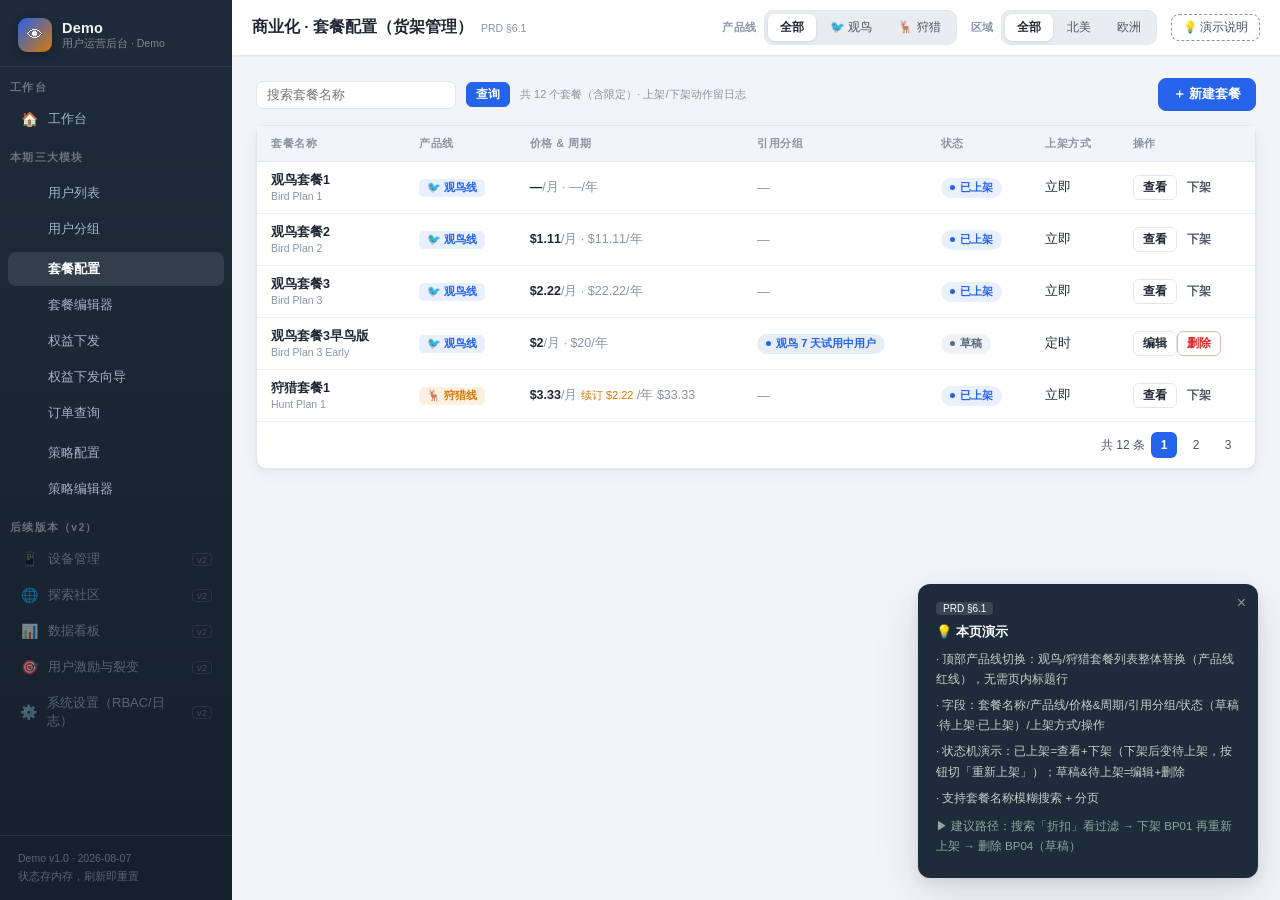
<file: plans-list.html>
<!DOCTYPE html>
<html lang="zh-CN">
<head>
<meta charset="UTF-8">
<title>套餐配置 · Demo 运营后台</title>
<style>
/* ============================================================
   Demo 用户运营后台 · Demo 设计系统
   美学方向：Field Station（野外工作站）—— 墨绿黑侧边栏 + 暖米白内容区
   观鸟线=森林绿 / 狩猎线=琥珀棕 / 双线中性
   技术红线：file:// 直开、零依赖、系统字体栈
   ============================================================ */

:root {
  /* 色板 */
  --bg: #f4f2ec;              /* 内容区米白 */
  --bg-deep: #edeae2;
  --panel: #ffffff;
  --sidebar: #182a22;         /* 墨绿黑 */
  --sidebar-deep: #122019;
  --sidebar-text: #a8b8ae;
  --sidebar-active: #ffffff;

  /* 品牌双色 */
  --bird: #2d6a4f;            /* 观鸟 森林绿 */
  --bird-soft: #e3eee7;
  --hunt: #a8621a;            /* 狩猎 琥珀棕 */
  --hunt-soft: #f6e9d7;

  /* 语义 */
  --ink: #23201a;             /* 主文本暖黑 */
  --ink-2: #57524a;           /* 次文本 */
  --ink-3: #8a857c;           /* 弱文本 */
  --line: #e2dfd6;            /* 边框 */
  --line-soft: #edeae2;

  /* 状态 */
  --ok: #2d6a4f;
  --warn: #b45309;
  --danger: #b3261e;
  --info: #3a5f8a;

  --radius: 10px;
  --radius-sm: 7px;
  --shadow: 0 1px 2px rgba(35,32,26,.05), 0 4px 16px rgba(35,32,26,.06);
  --shadow-lg: 0 4px 12px rgba(35,32,26,.10), 0 16px 48px rgba(35,32,26,.12);

  --font: -apple-system, BlinkMacSystemFont,  "PingFang SC",
          "Hiragino Sans GB", "Microsoft YaHei", "Segoe UI", sans-serif;
  --mono: "SF Mono", ui-monospace, Menlo, Consolas, monospace;
}

* { margin: 0; padding: 0; box-sizing: border-box; }

html, body { height: 100%; }

body {
  font-family: var(--font);
  font-size: 13.5px;
  color: var(--ink);
  background: var(--bg);
  -webkit-font-smoothing: antialiased;
}

/* ============ 布局骨架 ============ */
.layout { display: flex; min-height: 100vh; }

.sidebar {
  width: 232px; flex-shrink: 0;
  background: linear-gradient(180deg, var(--sidebar) 0%, var(--sidebar-deep) 100%);
  color: var(--sidebar-text);
  display: flex; flex-direction: column;
  position: sticky; top: 0; height: 100vh; overflow-y: auto;
}

.sidebar-brand {
  display: flex; align-items: center; gap: 10px;
  padding: 18px 18px 14px;
  border-bottom: 1px solid rgba(255,255,255,.07);
}

.brand-mark {
  width: 34px; height: 34px; border-radius: 9px;
  background: linear-gradient(135deg, var(--bird), var(--hunt));
  display: flex; align-items: center; justify-content: center;
  font-size: 16px; color: #fff;
  box-shadow: 0 2px 8px rgba(0,0,0,.3);
}

.brand-name { color: #f2f5f1; font-size: 14.5px; font-weight: 700; letter-spacing: .2px; }
.brand-sub { font-size: 10.5px; color: rgba(255,255,255,.45); margin-top: 1px; }

.nav-group { padding: 14px 10px 6px; font-size: 10.5px; letter-spacing: .12em; color: rgba(255,255,255,.35); font-weight: 600; }

.nav-item {
  display: flex; align-items: center; gap: 10px;
  padding: 8px 12px; margin: 1px 8px;
  border-radius: 8px; cursor: pointer;
  font-size: 13px; color: var(--sidebar-text);
  text-decoration: none; transition: background .15s, color .15s;
}
.nav-item:hover { background: rgba(255,255,255,.06); color: #d6e0d8; }
.nav-item.active { background: rgba(255,255,255,.10); color: var(--sidebar-active); font-weight: 600; }
.nav-item.v2 { opacity: .45; cursor: not-allowed; }
.nav-item.v2:hover { background: transparent; color: var(--sidebar-text); }
.nav-item .badge-v2 { margin-left: auto; font-size: 9.5px; color: rgba(255,255,255,.4); border: 1px solid rgba(255,255,255,.18); border-radius: 4px; padding: 0 4px; }
.nav-icon { width: 18px; text-align: center; font-size: 14px; }

.sidebar-foot {
  margin-top: auto; padding: 14px 18px;
  font-size: 10.5px; color: rgba(255,255,255,.3);
  border-top: 1px solid rgba(255,255,255,.07);
  line-height: 1.7;
}

/* 主区 */
.main { flex: 1; min-width: 0; display: flex; flex-direction: column; }

.topbar {
  height: 56px; background: var(--panel);
  border-bottom: 1px solid var(--line);
  display: flex; align-items: center; gap: 14px;
  padding: 0 20px; position: sticky; top: 0; z-index: 40;
  box-shadow: 0 1px 0 rgba(35,32,26,.03);
}

.page-title { font-size: 15.5px; font-weight: 700; margin-right: auto; white-space: nowrap; }
.page-title .prd-ref { font-size: 10.5px; color: var(--ink-3); font-weight: 400; margin-left: 8px; }

.content { padding: 22px 24px 48px; max-width: 1440px; width: 100%; margin: 0 auto; }

/* ============ 顶部切换器 ============ */
.seg {
  display: inline-flex; background: var(--bg-deep);
  border: 1px solid var(--line); border-radius: 9px; padding: 3px; gap: 2px;
}
.seg button {
  border: 0; background: transparent; cursor: pointer;
  font-size: 12px; padding: 5px 12px; border-radius: 7px;
  color: var(--ink-2); font-family: var(--font); transition: all .15s;
}
.seg button:hover { color: var(--ink); }
.seg button.on { background: var(--panel); color: var(--ink); font-weight: 600; box-shadow: 0 1px 3px rgba(35,32,26,.12); }

/* 产品线专用分段控件 */
.seg-pl button.on[data-pl="bird"] { background: var(--bird); color: #fff; }
.seg-pl button.on[data-pl="hunt"] { background: var(--hunt); color: #fff; }

/* 角色切换器 */
.role-switch {
  display: flex; align-items: center; gap: 8px;
  font-size: 12px; color: var(--ink-2);
}
.role-switch .seg button.on { background: var(--sidebar); color: #fff; }

/* 演示说明按钮 */
.demo-btn {
  border: 1px dashed var(--ink-3); background: transparent; color: var(--ink-2);
  font-size: 11.5px; padding: 5px 11px; border-radius: 8px; cursor: pointer;
  font-family: var(--font); transition: all .15s;
}
.demo-btn:hover { border-color: var(--ink); color: var(--ink); }

/* 切换器标签 */
.switch-label { font-size: 10.5px; color: var(--ink-3); font-weight: 600; letter-spacing: .06em; }

.topbar-seg { display: flex; align-items: center; gap: 7px; }

/* ============ 卡片与布局 ============ */
.card {
  background: var(--panel); border: 1px solid var(--line);
  border-radius: var(--radius); box-shadow: var(--shadow);
  margin-bottom: 16px;
}
.card-head {
  display: flex; align-items: center; gap: 10px;
  padding: 13px 18px; border-bottom: 1px solid var(--line-soft);
}
.card-head h3 { font-size: 13.5px; font-weight: 700; }
.card-head .desc { font-size: 11.5px; color: var(--ink-3); }
.card-body { padding: 18px; }

/* ============ 筛选栏 ============ */
.filter-bar {
  display: flex; flex-wrap: wrap; gap: 10px 14px; align-items: center;
  background: var(--panel); border: 1px solid var(--line);
  border-radius: var(--radius); padding: 12px 16px; margin-bottom: 16px;
  box-shadow: var(--shadow);
}
.filter-item { display: flex; align-items: center; gap: 6px; }
.filter-item label { font-size: 11.5px; color: var(--ink-3); white-space: nowrap; }
.filter-divider { width: 1px; height: 24px; background: var(--line); }

/* ============ 表单控件 ============ */
input[type="text"], input[type="number"], input[type="date"], input[type="email"], input[type="search"], select, textarea {
  font-family: var(--font); font-size: 12.5px; color: var(--ink);
  border: 1px solid var(--line); border-radius: 7px;
  padding: 6px 10px; background: #fff; outline: none;
  transition: border-color .15s, box-shadow .15s;
}
input:focus, select:focus, textarea:focus { border-color: var(--ink-2); box-shadow: 0 0 0 3px rgba(35,32,26,.06); }
select { cursor: pointer; }
textarea { resize: vertical; line-height: 1.6; }

.checkbox-line { display: flex; align-items: center; gap: 6px; font-size: 12.5px; color: var(--ink-2); cursor: pointer; }
.checkbox-line input { accent-color: var(--bird); width: 14px; height: 14px; cursor: pointer; }

/* ============ 按钮 ============ */
.btn {
  display: inline-flex; align-items: center; gap: 6px;
  border: 1px solid var(--line); background: var(--panel);
  color: var(--ink); font-size: 12.5px; font-weight: 600;
  padding: 7px 14px; border-radius: 8px; cursor: pointer;
  font-family: var(--font); transition: all .15s;
}
.btn:hover { border-color: var(--ink-2); background: var(--bg); }
.btn:active { transform: translateY(1px); }
.btn-primary { background: var(--bird); border-color: var(--bird); color: #fff; }
.btn-primary:hover { background: #245741; border-color: #245741; }
.btn-hunt { background: var(--hunt); border-color: var(--hunt); color: #fff; }
.btn-hunt:hover { background: #8f5414; border-color: #8f5414; }
.btn-danger { background: #fff; border-color: #d8b9b6; color: var(--danger); }
.btn-danger:hover { border-color: var(--danger); background: #fdf1f0; }
.btn-ghost { background: transparent; border-color: transparent; color: var(--ink-2); }
.btn-ghost:hover { background: var(--bg); color: var(--ink); }
.btn-sm { padding: 4px 9px; font-size: 11.5px; border-radius: 6px; }
.btn:disabled { opacity: .45; cursor: not-allowed; }

/* ============ 表格 ============ */
.table-wrap { overflow-x: auto; border-radius: 0 0 var(--radius) var(--radius); }
table.table { width: 100%; border-collapse: collapse; font-size: 12.5px; }
.table th {
  text-align: left; font-size: 11px; font-weight: 600; letter-spacing: .05em;
  color: var(--ink-3); text-transform: uppercase;
  padding: 10px 14px; border-bottom: 1px solid var(--line);
  background: var(--bg); white-space: nowrap;
}
.table td {
  padding: 10px 14px; border-bottom: 1px solid var(--line-soft);
  color: var(--ink); vertical-align: middle;
}
.table tbody tr:last-child td { border-bottom: 0; }
.table tbody tr { transition: background .12s; }
.table tbody tr:hover { background: #faf8f3; }
.table td.mono, .table .mono { font-family: var(--mono); font-size: 11.5px; }
.table .num { font-variant-numeric: tabular-nums; }
.table .empty { text-align: center; color: var(--ink-3); padding: 40px 0; font-size: 12.5px; }

/* ============ 徽章 ============ */
.badge {
  display: inline-flex; align-items: center; gap: 5px;
  font-size: 11px; font-weight: 600; padding: 2.5px 9px; border-radius: 20px;
  white-space: nowrap;
}
.badge::before { content: ""; width: 5px; height: 5px; border-radius: 50%; background: currentColor; }
.badge-gray { background: #f0eee8; color: #6b665d; }
.badge-blue { background: #e6edf5; color: var(--info); }
.badge-green { background: var(--bird-soft); color: var(--bird); }
.badge-orange { background: var(--hunt-soft); color: var(--hunt); }
.badge-red { background: #fbeae8; color: var(--danger); }
.badge-pl { background: var(--bird-soft); color: var(--bird); }
.badge-pl.hunt { background: var(--hunt-soft); color: var(--hunt); }
.badge-pl.both { background: #e9e6df; color: #57524a; }

/* 产品线标签（列表内） */
.pl-tag {
  display: inline-flex; align-items: center; gap: 5px;
  font-size: 11px; padding: 1.5px 8px; border-radius: 5px; font-weight: 600;
}
.pl-tag.bird { background: var(--bird-soft); color: var(--bird); }
.pl-tag.hunt { background: var(--hunt-soft); color: var(--hunt); }
.pl-tag.both { background: #e9e6df; color: #57524a; }

/* ============ 分页 ============ */
.pager {
  display: flex; align-items: center; gap: 6px; justify-content: flex-end;
  padding: 10px 14px; border-top: 1px solid var(--line-soft);
  font-size: 12px; color: var(--ink-2);
}
.pager .page { width: 26px; height: 26px; display: flex; align-items: center; justify-content: center; border-radius: 6px; cursor: pointer; border: 1px solid transparent; }
.pager .page:hover { border-color: var(--line); }
.pager .page.on { background: var(--bird); color: #fff; font-weight: 600; }

/* ============ 步骤条 ============ */
.steps { display: flex; align-items: center; margin: 0 0 22px; }
.step { display: flex; align-items: center; gap: 9px; }
.step-dot {
  width: 26px; height: 26px; border-radius: 50%;
  display: flex; align-items: center; justify-content: center;
  font-size: 12px; font-weight: 700;
  background: var(--bg-deep); color: var(--ink-3); border: 1.5px solid var(--line);
  transition: all .2s;
}
.step-label { font-size: 12px; color: var(--ink-3); font-weight: 600; }
.step.on .step-dot { background: var(--bird); border-color: var(--bird); color: #fff; }
.step.on .step-label { color: var(--ink); }
.step.done .step-dot { background: var(--bird-soft); border-color: var(--bird); color: var(--bird); }
.step.done .step-label { color: var(--ink-2); }
.step-line { flex: 1; height: 1.5px; background: var(--line); margin: 0 14px; min-width: 24px; }
.step-line.done { background: var(--bird); }

/* ============ Tabs ============ */
.tabs { display: flex; gap: 2px; border-bottom: 1.5px solid var(--line); margin-bottom: 18px; }
.tab {
  padding: 9px 16px; font-size: 12.5px; color: var(--ink-2); cursor: pointer;
  border-bottom: 2.5px solid transparent; margin-bottom: -1.5px; font-weight: 600;
  transition: color .15s;
}
.tab:hover { color: var(--ink); }
.tab.on { color: var(--bird); border-bottom-color: var(--bird); }
.tab .hint { font-size: 10px; color: var(--ink-3); font-weight: 400; margin-left: 4px; }

/* ============ 弹窗 ============ */
.modal-mask {
  position: fixed; inset: 0; background: rgba(20,16,10,.45);
  display: flex; align-items: center; justify-content: center; z-index: 100;
  animation: fadeIn .15s ease-out;
}
.modal {
  background: var(--panel); border-radius: 14px; box-shadow: var(--shadow-lg);
  width: 520px; max-width: 92vw; max-height: 86vh; overflow-y: auto;
  animation: popIn .18s cubic-bezier(.2,.9,.3,1.2);
}
.modal-head { padding: 16px 20px 12px; border-bottom: 1px solid var(--line-soft); font-weight: 700; font-size: 14px; display: flex; align-items: center; }
.modal-head .close { margin-left: auto; cursor: pointer; color: var(--ink-3); font-size: 18px; background: none; border: 0; }
.modal-body { padding: 18px 20px; }
.modal-foot { padding: 13px 20px; border-top: 1px solid var(--line-soft); display: flex; justify-content: flex-end; gap: 10px; }

/* ============ Toast ============ */
#toast-root { position: fixed; top: 70px; right: 20px; z-index: 200; display: flex; flex-direction: column; gap: 8px; }
.toast {
  background: var(--sidebar); color: #eef3ee; font-size: 12.5px;
  padding: 11px 16px; border-radius: 9px; box-shadow: var(--shadow-lg);
  display: flex; align-items: center; gap: 9px; animation: slideIn .25s ease-out;
  max-width: 380px;
}
.toast.ok { border-left: 3px solid #4f9d77; }
.toast.warn { border-left: 3px solid #d9933a; }
.toast.err { border-left: 3px solid #e05c53; }

/* ============ 审批面板 ============ */
.approval-panel {
  background: var(--panel); border: 1px solid var(--line); border-radius: var(--radius);
  box-shadow: var(--shadow); margin-bottom: 16px; overflow: hidden;
}
.approval-panel .ap-head {
  display: flex; align-items: center; gap: 10px;
  padding: 12px 18px; background: var(--sidebar); color: #eef3ee;
  font-size: 12.5px; font-weight: 600;
}
.approval-panel .ap-item {
  display: flex; align-items: center; gap: 12px;
  padding: 12px 18px; border-bottom: 1px solid var(--line-soft); font-size: 12.5px;
}
.approval-panel .ap-item:last-child { border-bottom: 0; }
.ap-action { margin-left: auto; display: flex; gap: 8px; }

/* ============ 编辑器分区 ============ */
.form-section { margin-bottom: 22px; }
.form-section > h4 {
  font-size: 12px; font-weight: 700; letter-spacing: .04em;
  color: var(--ink-2); margin-bottom: 12px;
  display: flex; align-items: center; gap: 8px;
}
.form-section > h4::after { content: ""; flex: 1; height: 1px; background: var(--line); }
.form-grid { display: grid; grid-template-columns: repeat(auto-fill, minmax(230px, 1fr)); gap: 14px 18px; }
.form-field { display: flex; flex-direction: column; gap: 5px; }
.form-field > label { font-size: 11.5px; color: var(--ink-3); font-weight: 600; }
.form-field .req { color: var(--danger); margin-left: 2px; }
.form-field .help { font-size: 10.5px; color: var(--ink-3); line-height: 1.5; }
.form-field input, .form-field select, .form-field textarea { width: 100%; }

/* 多语言 Tab 小控件 */
.lang-tabs { display: flex; gap: 4px; margin-bottom: 8px; }
.lang-tab {
  font-size: 11px; padding: 3px 10px; border-radius: 6px; cursor: pointer;
  border: 1px solid var(--line); background: var(--panel); color: var(--ink-2); font-weight: 600;
}
.lang-tab.on { background: var(--sidebar); border-color: var(--sidebar); color: #fff; }
.lang-fallback { font-size: 10.5px; color: var(--ink-3); }

/* ============ 条件树（人群包编辑器） ============ */
.cond-group {
  border: 1.5px solid var(--line); border-radius: var(--radius);
  margin-bottom: 12px; overflow: hidden;
}
.cond-group .cg-head {
  display: flex; align-items: center; gap: 8px;
  background: var(--bg); padding: 8px 14px; font-size: 12px; font-weight: 700;
  border-bottom: 1px solid var(--line-soft);
}
.cond-group .cg-body { padding: 12px 14px; display: flex; flex-direction: column; gap: 9px; }
.cond-row { display: flex; align-items: center; gap: 8px; flex-wrap: wrap; }
.cond-row select, .cond-row input { padding: 5px 9px; }
.cond-ops { display: flex; gap: 6px; align-items: center; font-size: 11.5px; color: var(--ink-2); }

/* ============ 统计卡 ============ */
.stat-row { display: grid; grid-template-columns: repeat(auto-fit, minmax(180px, 1fr)); gap: 14px; margin-bottom: 18px; }
.stat-card {
  background: var(--panel); border: 1px solid var(--line); border-radius: var(--radius);
  padding: 14px 16px; box-shadow: var(--shadow);
}
.stat-card .sc-label { font-size: 11px; color: var(--ink-3); font-weight: 600; letter-spacing: .04em; }
.stat-card .sc-value { font-size: 24px; font-weight: 800; margin-top: 6px; font-variant-numeric: tabular-nums; letter-spacing: -.02em; }
.stat-card .sc-value small { font-size: 12px; font-weight: 600; color: var(--ink-3); }
.stat-card .sc-delta { font-size: 11px; margin-top: 4px; }
.stat-card .sc-delta.up { color: var(--ok); }
.stat-card .sc-delta.down { color: var(--danger); }

/* ============ 设备卡片（狩猎线画像） ============ */
.device-card {
  border: 1px solid var(--line); border-radius: var(--radius); padding: 12px 14px;
  display: flex; flex-direction: column; gap: 7px; background: #fdfcf9;
}
.device-card .dc-head { display: flex; align-items: center; gap: 8px; font-weight: 700; font-size: 12.5px; }
.device-card .dc-row { display: flex; justify-content: space-between; font-size: 12px; color: var(--ink-2); }
.device-card .dc-row b { color: var(--ink); font-weight: 600; }

/* ============ 渠道卡片 ============ */
.channel-grid { display: grid; grid-template-columns: repeat(auto-fit, minmax(300px, 1fr)); gap: 16px; }
.channel-card { border: 1px solid var(--line); border-radius: var(--radius); background: var(--panel); box-shadow: var(--shadow); overflow: hidden; }
.channel-card .cc-head {
  padding: 12px 16px; font-weight: 700; font-size: 13px;
  display: flex; align-items: center; gap: 9px;
  border-bottom: 1px solid var(--line-soft);
}
.channel-card .cc-body { padding: 14px 16px; display: flex; flex-direction: column; gap: 11px; }

/* ============ 演示说明浮层 ============ */
.demo-pop {
  position: fixed; right: 22px; bottom: 22px; width: 340px; z-index: 150;
  background: var(--sidebar); color: #e8eee9; border-radius: 12px;
  box-shadow: var(--shadow-lg); padding: 16px 18px; animation: slideUp .25s ease-out;
}
.demo-pop h4 { font-size: 13px; font-weight: 700; margin-bottom: 8px; color: #fff; display: flex; align-items: center; gap: 8px; }
.demo-pop p { font-size: 11.5px; line-height: 1.75; color: #c4d1c8; margin-bottom: 6px; }
.demo-pop .demo-close { position: absolute; top: 10px; right: 12px; color: rgba(255,255,255,.5); cursor: pointer; background: none; border: 0; font-size: 16px; }
.demo-pop .prd-tag { display: inline-block; font-size: 10px; background: rgba(255,255,255,.12); border-radius: 4px; padding: 1px 7px; margin-bottom: 8px; color: #fff; }

/* ============ 信息条 ============ */
.notice {
  display: flex; gap: 9px; align-items: flex-start;
  background: #eef2ee; border: 1px solid #d5e0d8; color: var(--ink-2);
  border-radius: 8px; padding: 10px 14px; font-size: 12px; line-height: 1.65;
  margin-bottom: 16px;
}
.notice.warn { background: var(--hunt-soft); border-color: #ecd9bd; }
.notice.red { background: #fbeae8; border-color: #e8c8c4; }
.notice .ni { flex-shrink: 0; }

/* ============ 空态 ============ */
.empty-state { text-align: center; padding: 60px 20px; color: var(--ink-3); }
.empty-state .es-icon { font-size: 38px; margin-bottom: 12px; opacity: .5; }
.empty-state p { font-size: 13px; }

/* ============ 动画 ============ */
@keyframes fadeIn { from { opacity: 0; } to { opacity: 1; } }
@keyframes popIn { from { opacity: 0; transform: scale(.96); } to { opacity: 1; transform: scale(1); } }
@keyframes slideIn { from { opacity: 0; transform: translateX(16px); } to { opacity: 1; transform: translateX(0); } }
@keyframes slideUp { from { opacity: 0; transform: translateY(14px); } to { opacity: 1; transform: translateY(0); } }
@keyframes pulse { 0%,100% { opacity: 1; } 50% { opacity: .45; } }
.pulse { animation: pulse 1.6s ease-in-out infinite; }

/* 页面进入动画 */
.content { animation: fadeIn .25s ease-out; }

/* ============ 滚动条 ============ */
::-webkit-scrollbar { width: 9px; height: 9px; }
::-webkit-scrollbar-thumb { background: #cfcbc2; border-radius: 5px; border: 2px solid var(--bg); }
::-webkit-scrollbar-track { background: transparent; }
.sidebar::-webkit-scrollbar-thumb { background: rgba(255,255,255,.14); border: 2px solid var(--sidebar); }

/* ============ 响应式（评审主为桌面，仅兜底） ============ */
@media (max-width: 1100px) {
  .topbar { flex-wrap: wrap; height: auto; padding: 10px 16px; gap: 8px; }
  .page-title { margin-right: 0; width: 100%; }
  .content { padding: 16px; }
}

</style>
<style>
/* ============================================================
   Demo 用户运营后台 · 通用后台风格（蓝白）配色试点
   试点范围：用户列表（users-list）+ 用户画像（user-detail）
   实现方式：覆盖 common.css 的 CSS 变量 + 少量硬编码色
   效果确认后再决定是否全站推广
   ============================================================ */

:root {
  /* 色板 */
  --bg: #f2f4f7;              /* 内容区蓝灰白 */
  --bg-deep: #e9edf2;
  --panel: #ffffff;
  --sidebar: #1d2b3a;         /* 深蓝灰 */
  --sidebar-deep: #16202c;
  --sidebar-text: #a3b2c5;
  --sidebar-active: #ffffff;

  /* 品牌双色（通用后台以主蓝为主） */
  --bird: #2563eb;            /* 主蓝 */
  --bird-soft: #e8effd;
  --hunt: #d97706;            /* 琥珀橙 */
  --hunt-soft: #fdf0e0;

  /* 语义 */
  --ink: #1f2733;             /* 主文本冷黑 */
  --ink-2: #4b5565;
  --ink-3: #8a93a6;
  --line: #e2e7ee;
  --line-soft: #eef1f5;

  /* 状态 */
  --ok: #16a34a;
  --warn: #d97706;
  --danger: #dc2626;
  --info: #2563eb;

  --shadow: 0 1px 2px rgba(31,39,51,.05), 0 4px 16px rgba(31,39,51,.06);
  --shadow-lg: 0 4px 12px rgba(31,39,51,.10), 0 16px 48px rgba(31,39,51,.12);
}

/* 硬编码色覆盖（common.css 未走变量的部分） */
.btn-primary:hover { background: #1d4ed8; border-color: #1d4ed8; }
.btn-hunt:hover { background: #b45309; border-color: #b45309; }
.table tbody tr:hover { background: #f5f7fb; }
.badge-gray { background: #eef1f5; color: #5b6b7f; }
.badge-pl.both, .pl-tag.both { background: #e9edf2; color: #4b5565; }
.toast.ok { border-left-color: #22c55e; }
.toast.warn { border-left-color: #f59e0b; }
.toast.err { border-left-color: #ef4444; }
::-webkit-scrollbar-thumb { background: #c3cad6; border-color: var(--bg); }

</style>
</head>
<body>
<script>
/* ============================================================
   Demo 用户运营后台 · Demo mock 数据
   值严格对齐背景文档 §5（套餐价格/权益量）
   技术红线：普通全局变量，不 fetch、不 module
   ============================================================ */
window.PLData = {
  version: '2026-08-07',

  /* ---------- 产品线 ---------- */
  productLines: [
    { key: 'bird', name: '观鸟线', model: 'K3' },
    { key: 'hunt', name: '狩猎线', model: 'TL300' },
  ],

  /* ---------- 套餐（两线全量；状态机：草稿/待上架/已上架；refPack=定向可见引用分组；schedule=上架方式） ---------- */
  plans: {
    bird: [
      { id: 'BP01', name: { en: 'Bird Plan 1', zh: '观鸟套餐1' }, tier: '观鸟套餐1', price: null, annual: null, perks: ['基础功能（演示数据）'], status: '已上架', schedule: '立即' },
      { id: 'BP02', name: { en: 'Bird Plan 2', zh: '观鸟套餐2' }, tier: '观鸟套餐2', price: 1.11, annual: 11.11, perks: ['标准权益组合（演示数据）'], status: '已上架', schedule: '立即' },
      { id: 'BP03', name: { en: 'Bird Plan 3', zh: '观鸟套餐3' }, tier: '观鸟套餐3', price: 2.22, annual: 22.22, perks: ['高配权益组合（演示数据）'], status: '已上架', schedule: '立即' },
      { id: 'BP04', name: { en: 'Bird Plan 3 Early', zh: '观鸟套餐3早鸟版' }, tier: '观鸟套餐3', price: 2.00, annual: 20.00, perks: ['同观鸟套餐3权益（演示数据）'], status: '草稿', schedule: '定时', refPack: 'P003' },
    ],
    hunt: [
      { id: 'HP01', name: { en: 'Hunt Plan 1', zh: '狩猎套餐1' }, tier: '狩猎套餐1', price: 3.33, renewPrice: 2.22, annual: 33.33, annualSale: 22.22, perks: ['标准权益组合（演示数据）'], status: '已上架', schedule: '立即' },
      { id: 'HP02', name: { en: 'Hunt Plan 2', zh: '狩猎套餐2' }, tier: '狩猎套餐2', price: 4.44, renewPrice: 3.33, annual: 44.44, annualSale: 33.33, perks: ['标准权益组合（演示数据）'], status: '已上架', schedule: '立即' },
      { id: 'HP03', name: { en: 'Hunt Plan 3', zh: '狩猎套餐3' }, tier: '狩猎套餐3', price: 5.55, renewPrice: 4.44, annual: 55.55, annualSale: 44.44, perks: ['高配权益组合（演示数据）'], status: '已上架', schedule: '立即' },
      /* 限定套餐（仅狩猎） */
      { id: 'HP10', name: { en: 'Hunt Plan 1 Special', zh: '狩猎套餐1特惠' }, tier: '狩猎套餐1', price: 2.00, annual: 20.00, limited: true, campaign: '限时活动', window: '2026-11-21 ~ 2026-12-02', perks: ['同狩猎套餐1权益（演示数据）'], status: '待上架', schedule: '定时', refPack: 'P001' },
      { id: 'HP11', name: { en: 'Hunt Plan 2 Special', zh: '狩猎套餐2特惠' }, tier: '狩猎套餐2', price: 3.00, annual: 30.00, limited: true, campaign: '限时活动', window: '2026-11-21 ~ 2026-12-02', perks: ['同狩猎套餐2权益（演示数据）'], status: '待上架', schedule: '定时' },
      { id: 'HP12', name: { en: 'Hunt Plan 3 Special', zh: '狩猎套餐3特惠' }, tier: '狩猎套餐3', price: 4.00, annual: 40.00, limited: true, campaign: '限时活动', window: '2026-11-21 ~ 2026-12-02', perks: ['同狩猎套餐3权益（演示数据）'], status: '待上架', schedule: '定时' },
      { id: 'HP13', name: { en: 'Seasonal Plan A', zh: '限定套餐A（季卡）' }, tier: '限定套餐A', price: 6.66, duration: '6 个月', limited: true, campaign: '限时活动', window: '2026-10-15 ~ 2027-03-31', perks: ['限时权益组合（演示数据）'], status: '待上架', schedule: '定时', refPack: 'P002' },
      { id: 'HP14', name: { en: 'Seasonal Plan B', zh: '限定套餐B（季卡）' }, tier: '限定套餐B', price: 8.88, duration: '6 个月', limited: true, campaign: '限时活动', window: '2026-10-15 ~ 2027-03-31', perks: ['限时高配权益组合（演示数据）'], status: '草稿', schedule: '定时' },
    ],
    /* AI权益包（狩猎独立 AI 权益） */
    aiButler: { price: 0.99, annual: 8.99, desc: 'AI 增值权益（演示数据）' },
    /* 加油包 */
    booster: {
      bird: [
        { id: 'BB01', name: '存储权益包', price: 0.99, unit: '/月', desc: '存储空间增值（演示数据）' },
        { id: 'BB02', name: '设备权益包', price: 0.99, unit: '/月/台', desc: '设备数量增值（演示数据）' },
        { id: 'BB03', name: 'AI调用包', price: 0.99, unit: '/月', desc: 'AI 调用次数增值（演示数据）' },
      ],
      hunt: [
        { id: 'HB01', name: '影像权益包', price: 0.99, unit: '/100 张', desc: '账号内共享（演示数据）', ownership: '账号级' },
        { id: 'HB02', name: 'AI调用包', price: 0.99, unit: '/300 次', desc: 'AI 调用补充（演示数据）' },
      ],
    },
  },

  /* ---------- 用户（20 条，含观鸟典型/狩猎典型/双机用户） ----------
     注：sub = 观鸟账号级订阅（含 period/purchaseAt/gifts 队列赠送权益）
         subPerDevice = 狩猎设备级套餐（一条一设备一套餐，同一 SN 可多条=多套餐生效）
         subHistory = 历史订阅（观鸟条目 sn 为空；狩猎条目带 sn）
         accountBenefits = 账号级共享权益（观鸟加油包 & 狩猎权益包，带 pl 区分） */
  users: [
    { id: 'U1001', email: 'emma.wilson@mail.com', region: '北美', pl: 'bird', createdAt: '2026-09-12', lastActive: '2026-10-08', devices: [{ sn: 'K3-B2F7A01', model: 'K3', activated: '2026-09-12', bound: true }], sub: { tier: '观鸟套餐2', trial: '试用中（7天）', autoRenew: true, expireAt: '2026-10-20', aiRemaining: 288, storageUsed: '3.2/10GB', period: '月付', purchaseAt: '2026-10-08', gifts: [{ name: '观鸟套餐2 30 天赠送', grantedAt: '2026-10-02' }] }, subHistory: [{ pl: 'bird', model: 'K3', sn: '', tier: '观鸟套餐1', period: '—', purchasedAt: '2026-09-12' }, { pl: 'bird', model: 'K3', sn: '', tier: '观鸟套餐2', period: '月付', purchasedAt: '2026-10-08' }], accountBenefits: [{ pl: 'bird', name: 'AI调用包', price: 0.99, period: '月付', usage: '已用 12/300 次' }], tags: ['K3开卖活动'], packs: ['P003'], freeze: false },
    { id: 'U1002', email: 'daniel.ng@mail.com', region: '北美', pl: 'bird', createdAt: '2026-06-02', lastActive: '2026-10-09', devices: [{ sn: 'K3-A1C9D02', model: 'K3', activated: '2026-06-02', bound: true }, { sn: 'K3-A1C9D03', model: 'K3', activated: '2026-07-15', bound: true }, { sn: 'K3-A1C9D04', model: 'K3', activated: '2026-08-20', bound: true }], sub: { tier: '观鸟套餐3', trial: '已转正式', autoRenew: true, expireAt: '2027-06-02', aiRemaining: 620, storageUsed: '12.4/20GB', period: '年付', purchaseAt: '2026-08-02', gifts: [{ name: '观鸟套餐3 30 天赠送', grantedAt: '2026-08-01' }] }, subHistory: [{ pl: 'bird', model: 'K3', sn: '', tier: '观鸟套餐1', period: '—', purchasedAt: '2026-06-02' }, { pl: 'bird', model: 'K3', sn: '', tier: '观鸟套餐2', period: '月付', purchasedAt: '2026-07-02' }, { pl: 'bird', model: 'K3', sn: '', tier: '观鸟套餐3', period: '年付', purchasedAt: '2026-08-02' }], accountBenefits: [{ pl: 'bird', name: '存储权益包', price: 0.99, period: '月付', usage: '永久收藏 已用 4/100 格' }, { pl: 'bird', name: 'AI调用包', price: 0.99, period: '月付', usage: '已用 380/300 次' }], tags: ['高价值用户', '多设备'], packs: [], freeze: false },
    { id: 'U1003', email: 'sophie.lee@mail.com', region: '欧洲', pl: 'bird', createdAt: '2026-09-28', lastActive: '2026-10-03', devices: [{ sn: 'K3-B2F7A11', model: 'K3', activated: '2026-09-28', bound: true }], sub: { tier: '观鸟套餐1', trial: '—', autoRenew: false, expireAt: '—', aiRemaining: 12, storageUsed: '0.8/1GB', period: '—', purchaseAt: '—', gifts: [] }, subHistory: [], accountBenefits: [], tags: [], packs: ['P005'], freeze: false },
    { id: 'U1004', email: 'miguel.rodriguez@mail.com', region: '欧洲', pl: 'bird', createdAt: '2026-08-14', lastActive: '2026-10-06', devices: [{ sn: 'K3-C3E5B21', model: 'K3', activated: '2026-08-14', bound: true }], sub: { tier: '观鸟套餐2', trial: '已取消自动续费', autoRenew: false, expireAt: '2026-11-14', aiRemaining: 45, storageUsed: '8.9/10GB', period: '月付', purchaseAt: '2026-09-14', gifts: [] }, subHistory: [{ pl: 'bird', model: 'K3', sn: '', tier: '观鸟套餐1', period: '—', purchasedAt: '2026-08-14' }, { pl: 'bird', model: 'K3', sn: '', tier: '观鸟套餐2', period: '月付', purchasedAt: '2026-09-14' }], accountBenefits: [{ pl: 'bird', name: 'AI调用包', price: 0.99, period: '月付', usage: '已用 255/300 次' }], tags: ['流失风险'], packs: ['P002'], freeze: false },
    { id: 'U1005', email: 'hannah.kim@mail.com', region: '北美', pl: 'bird', createdAt: '2026-07-01', lastActive: '2026-10-09', devices: [{ sn: 'K3-D2F8C33', model: 'K3', activated: '2026-07-01', bound: true }], sub: { tier: '观鸟套餐2', trial: '已转正式', autoRenew: true, expireAt: '2027-07-01', aiRemaining: 45, storageUsed: '6.1/10GB', period: '月付', purchaseAt: '2026-08-01', gifts: [] }, subHistory: [{ pl: 'bird', model: 'K3', sn: '', tier: '观鸟套餐1', period: '—', purchasedAt: '2026-07-01' }, { pl: 'bird', model: 'K3', sn: '', tier: '观鸟套餐2', period: '月付', purchasedAt: '2026-08-01' }], accountBenefits: [], tags: [], packs: [], freeze: false },
    { id: 'U2001', email: 'jack.taylor@mail.com', region: '北美', pl: 'hunt', createdAt: '2026-09-30', lastActive: '2026-10-09', devices: [{ sn: 'TL300-00A1F1', model: 'TL300', activated: '2026-09-30', bound: true }], subPerDevice: [{ sn: 'TL300-00A1F1', tier: '狩猎套餐2', expStatus: '体验中（第10天）', expireAt: '2026-10-14', period: '体验期', purchaseAt: '—', gifts: [] }], subHistory: [], accountBenefits: [{ pl: 'hunt', name: 'AI调用包', price: 0.99, period: '月付', usage: '剩余 282/300 次' }], hdRemaining: 2, aiDialog: 18, limitedPurchases: [], tags: ['体验期'], packs: ['P001'], freeze: false },
    { id: 'U2002', email: 'luke.morgan@mail.com', region: '北美', pl: 'hunt', createdAt: '2026-08-08', lastActive: '2026-10-09', devices: [{ sn: 'TL300-00B2G2', model: 'TL300', activated: '2026-08-08', bound: true }], subPerDevice: [{ sn: 'TL300-00B2G2', tier: '狩猎套餐3', expStatus: '已转付费', expireAt: '2027-08-08', period: '年付', purchaseAt: '2026-08-08', gifts: [] }], subHistory: [{ pl: 'hunt', model: 'TL300', sn: 'TL300-00B2G2', tier: '狩猎套餐1（体验）', period: '体验期', purchasedAt: '2026-08-08' }, { pl: 'hunt', model: 'TL300', sn: 'TL300-00B2G2', tier: '狩猎套餐3', period: '年付', purchasedAt: '2026-08-08' }], accountBenefits: [{ pl: 'hunt', name: '影像权益包', price: 0.99, period: '单次（100 张）', usage: 'HD 剩余 62/100 张' }, { pl: 'hunt', name: 'AI调用包', price: 0.99, period: '月付', usage: '剩余 40/300 次' }], hdRemaining: 21, aiDialog: 260, limitedPurchases: [], tags: [], packs: [], freeze: false },
    { id: 'U2003', email: 'olivia.brown@mail.com', region: '欧洲', pl: 'hunt', createdAt: '2026-09-20', lastActive: '2026-10-05', devices: [{ sn: 'TL300-00C3H3', model: 'TL300', activated: '2026-09-20', bound: true }], subPerDevice: [{ sn: 'TL300-00C3H3', tier: '狩猎套餐1', expStatus: '体验已过期未付费', expireAt: '2026-10-04', period: '体验期', purchaseAt: '—', gifts: [] }], subHistory: [], accountBenefits: [], hdRemaining: 0, aiDialog: 0, limitedPurchases: [], tags: ['体验过期'], packs: ['P001'], freeze: false },
    { id: 'U2004', email: 'tyler.james@mail.com', region: '北美', pl: 'hunt', createdAt: '2026-07-19', lastActive: '2026-10-08', devices: [{ sn: 'TL300-00D4J4', model: 'TL300', activated: '2026-07-19', bound: true }], subPerDevice: [{ sn: 'TL300-00D4J4', tier: '狩猎套餐3', expStatus: '已转付费', expireAt: '2027-04-18', period: '年付', purchaseAt: '2026-07-19', gifts: [] }, { sn: 'TL300-00D4J4', tier: '限定套餐A（季卡）', expStatus: '已转付费', expireAt: '2027-04-17', period: '季卡', purchaseAt: '2026-10-18', gifts: [] }], subHistory: [{ pl: 'hunt', model: 'TL300', sn: 'TL300-00D4J4', tier: '狩猎套餐1（体验）', period: '体验期', purchasedAt: '2026-07-19' }, { pl: 'hunt', model: 'TL300', sn: 'TL300-00D4J4', tier: '狩猎套餐3', period: '年付', purchasedAt: '2026-07-19' }], accountBenefits: [{ pl: 'hunt', name: '影像权益包', price: 0.99, period: '单次（100 张）', usage: 'HD 剩余 8/100 张' }, { pl: 'hunt', name: 'AI调用包', price: 0.99, period: '月付', usage: '剩余 150/300 次' }], hdRemaining: 14, aiDialog: 150, limitedPurchases: [{ name: '限定套餐A（季卡）', price: 6.66, boughtAt: '2026-10-18', valid: '6 个月' }], tags: ['限定套餐用户'], packs: [], freeze: false },
    { id: 'U2005', email: 'isaac.hughes@mail.com', region: '欧洲', pl: 'hunt', createdAt: '2026-08-25', lastActive: '2026-10-07', devices: [{ sn: 'TL300-00E5K5', model: 'TL300', activated: '2026-08-25', bound: true }, { sn: 'TL300-00E5K6', model: 'TL300', activated: '2026-09-30', bound: true }], subPerDevice: [{ sn: 'TL300-00E5K5', tier: '狩猎套餐1', expStatus: '已转付费', expireAt: '2027-08-25', period: '年付', purchaseAt: '2026-08-25', gifts: [] }, { sn: 'TL300-00E5K6', tier: '—', expStatus: '体验中（第9天）', expireAt: '2026-10-14', period: '体验期', purchaseAt: '—', gifts: [] }], subHistory: [{ pl: 'hunt', model: 'TL300', sn: 'TL300-00E5K5', tier: '狩猎套餐1（体验）', period: '体验期', purchasedAt: '2026-08-25' }], accountBenefits: [{ pl: 'hunt', name: 'AI调用包', price: 0.99, period: '月付', usage: '剩余 278/300 次' }], hdRemaining: 3, aiDialog: 22, limitedPurchases: [], tags: ['双设备'], packs: [], freeze: false },
    /* 双机用户 */
    { id: 'U3001', email: 'maya.sato@mail.com', region: '北美', pl: 'both', createdAt: '2026-07-10', lastActive: '2026-10-09', devices: [{ sn: 'K3-E6F7L7', model: 'K3', activated: '2026-07-10', bound: true }, { sn: 'K3-E6F7L8', model: 'K3', activated: '2026-08-01', bound: true }, { sn: 'TL300-00F6M6', model: 'TL300', activated: '2026-09-15', bound: true }], sub: { tier: '观鸟套餐2', trial: '已转正式', autoRenew: true, expireAt: '2027-07-10', aiRemaining: 190, storageUsed: '7.7/10GB', period: '年付', purchaseAt: '2026-07-10', gifts: [{ name: '观鸟套餐2 30 天赠送', grantedAt: '2026-09-20' }] }, subPerDevice: [{ sn: 'TL300-00F6M6', tier: '狩猎套餐2', expStatus: '已转付费', expireAt: '2027-09-15', period: '年付', purchaseAt: '2026-09-15', gifts: [] }], subHistory: [{ pl: 'bird', model: 'K3', sn: '', tier: '观鸟套餐1', period: '—', purchasedAt: '2026-07-10' }, { pl: 'bird', model: 'K3', sn: '', tier: '狩猎套餐2', period: '年付', purchasedAt: '2026-07-10' }, { pl: 'hunt', model: 'TL300', sn: 'TL300-00F6M6', tier: '狩猎套餐1（体验）', period: '体验期', purchasedAt: '2026-09-15' }, { pl: 'hunt', model: 'TL300', sn: 'TL300-00F6M6', tier: '狩猎套餐2', period: '年付', purchasedAt: '2026-09-15' }], accountBenefits: [{ pl: 'bird', name: '存储权益包', price: 0.99, period: '月付', usage: '永久收藏 已用 22/100 格' }, { pl: 'hunt', name: '影像权益包', price: 0.99, period: '单次（100 张）', usage: 'HD 剩余 88/100 张' }], hdRemaining: 6, aiDialog: 88, limitedPurchases: [], tags: ['双机用户'], packs: [], freeze: false },
    { id: 'U3002', email: 'noah.williams@mail.com', region: '欧洲', pl: 'both', createdAt: '2026-08-05', lastActive: '2026-10-01', devices: [{ sn: 'K3-F8G9N9', model: 'K3', activated: '2026-08-05', bound: true }, { sn: 'TL300-00G7N7', model: 'TL300', activated: '2026-09-10', bound: true }], sub: { tier: '观鸟套餐1', trial: '—', autoRenew: false, expireAt: '—', aiRemaining: 5, storageUsed: '0.5/1GB', period: '—', purchaseAt: '—', gifts: [] }, subPerDevice: [{ sn: 'TL300-00G7N7', tier: '狩猎套餐1', expStatus: '体验中（第4天）', expireAt: '2026-10-20', period: '体验期', purchaseAt: '—', gifts: [] }], subHistory: [], accountBenefits: [], hdRemaining: 4, aiDialog: 27, limitedPurchases: [], tags: ['双机用户'], packs: ['P005'], freeze: false },
    /* 其余普通用户 */
    { id: 'U1006', email: 'liam.smith@mail.com', region: '北美', pl: 'bird', createdAt: '2026-10-02', lastActive: '2026-10-09', devices: [{ sn: 'K3-G0H1P0', model: 'K3', activated: '2026-10-02', bound: true }], sub: { tier: '观鸟套餐2', trial: '试用中（7天）', autoRenew: true, expireAt: '2026-10-16', aiRemaining: 300, storageUsed: '0.2/10GB', period: '月付', purchaseAt: '2026-10-02', gifts: [{ name: 'AI调用包 300 次赠送', grantedAt: '2026-10-03' }] }, subHistory: [], accountBenefits: [], tags: [], packs: ['P003'], freeze: false },
    { id: 'U1007', email: 'ava.martin@mail.com', region: '欧洲', pl: 'bird', createdAt: '2026-05-20', lastActive: '2026-09-01', devices: [{ sn: 'K3-H1J2Q1', model: 'K3', activated: '2026-05-20', bound: false }], sub: { tier: '观鸟套餐1', trial: '—', autoRenew: false, expireAt: '—', aiRemaining: 0, storageUsed: '1.0/1GB', period: '—', purchaseAt: '—', gifts: [] }, subHistory: [{ pl: 'bird', model: 'K3', sn: '', tier: '观鸟套餐2', period: '月付', purchasedAt: '2026-05-20' }], accountBenefits: [], tags: ['30日未活跃'], packs: ['P004'], freeze: false },
    { id: 'U2006', email: 'ethan.clark@mail.com', region: '北美', pl: 'hunt', createdAt: '2026-08-30', lastActive: '2026-10-08', devices: [{ sn: 'TL300-00H2R2', model: 'TL300', activated: '2026-08-30', bound: true }], subPerDevice: [{ sn: 'TL300-00H2R2', tier: '狩猎套餐1', expStatus: '已转付费', expireAt: '2027-08-30', period: '年付', purchaseAt: '2026-08-30', gifts: [] }], subHistory: [{ pl: 'hunt', model: 'TL300', sn: 'TL300-00H2R2', tier: '狩猎套餐1（体验）', period: '体验期', purchasedAt: '2026-08-30' }, { pl: 'hunt', model: 'TL300', sn: 'TL300-00H2R2', tier: '狩猎套餐1', period: '年付', purchasedAt: '2026-08-30' }], accountBenefits: [], hdRemaining: 1, aiDialog: 45, limitedPurchases: [], tags: [], packs: [], freeze: false },
    { id: 'U1008', email: 'mia.johnson@mail.com', region: '北美', pl: 'bird', createdAt: '2026-09-05', lastActive: '2026-10-07', devices: [{ sn: 'K3-J3K4S2', model: 'K3', activated: '2026-09-05', bound: true }], sub: { tier: '观鸟套餐2', trial: '已取消自动续费', autoRenew: false, expireAt: '2026-11-05', aiRemaining: 210, storageUsed: '4.4/10GB', period: '月付', purchaseAt: '2026-10-05', gifts: [] }, subHistory: [{ pl: 'bird', model: 'K3', sn: '', tier: '观鸟套餐1', period: '—', purchasedAt: '2026-09-05' }, { pl: 'bird', model: 'K3', sn: '', tier: '观鸟套餐2', period: '月付', purchasedAt: '2026-10-05' }], accountBenefits: [{ pl: 'bird', name: 'AI调用包', price: 0.99, period: '月付', usage: '已用 90/300 次' }], tags: [], packs: ['P002'], freeze: false },
    { id: 'U2007', email: 'logan.davis@mail.com', region: '欧洲', pl: 'hunt', createdAt: '2026-09-25', lastActive: '2026-10-09', devices: [{ sn: 'TL300-00I3T3', model: 'TL300', activated: '2026-09-25', bound: true }], subPerDevice: [{ sn: 'TL300-00I3T3', tier: '狩猎套餐3', expStatus: '体验中（第6天）', expireAt: '2026-10-13', period: '体验期', purchaseAt: '—', gifts: [] }], subHistory: [], accountBenefits: [{ pl: 'hunt', name: 'AI调用包', price: 0.99, period: '月付', usage: '剩余 270/300 次' }], hdRemaining: 3, aiDialog: 30, limitedPurchases: [], tags: ['体验期'], packs: ['P001'], freeze: false },
    { id: 'U1009', email: 'charlotte.w@mail.com', region: '欧洲', pl: 'bird', createdAt: '2026-04-11', lastActive: '2026-10-09', devices: [{ sn: 'K3-K4L5U3', model: 'K3', activated: '2026-04-11', bound: true }], sub: { tier: '观鸟套餐3', trial: '已转正式', autoRenew: true, expireAt: '2027-04-11', aiRemaining: 830, storageUsed: '15.2/20GB', period: '年付', purchaseAt: '2026-06-11', gifts: [] }, subHistory: [{ pl: 'bird', model: 'K3', sn: '', tier: '观鸟套餐1', period: '—', purchasedAt: '2026-04-11' }, { pl: 'bird', model: 'K3', sn: '', tier: '观鸟套餐2', period: '月付', purchasedAt: '2026-05-11' }, { pl: 'bird', model: 'K3', sn: '', tier: '观鸟套餐3', period: '年付', purchasedAt: '2026-06-11' }], accountBenefits: [{ pl: 'bird', name: '存储权益包', price: 0.99, period: '月付', usage: '永久收藏 已用 5/100 格' }], tags: ['高价值用户'], packs: [], freeze: false },
    { id: 'U2008', email: 'william.hall@mail.com', region: '北美', pl: 'hunt', createdAt: '2026-09-18', lastActive: '2026-10-02', devices: [{ sn: 'TL300-00J4V4', model: 'TL300', activated: '2026-09-18', bound: true }], subPerDevice: [{ sn: 'TL300-00J4V4', tier: '狩猎套餐1', expStatus: '体验已过期未付费', expireAt: '2026-10-02', period: '体验期', purchaseAt: '—', gifts: [] }], subHistory: [], accountBenefits: [], hdRemaining: 0, aiDialog: 0, limitedPurchases: [], tags: ['体验过期'], packs: ['P001'], freeze: false },
    { id: 'U1010', email: 'amelia.b@mail.com', region: '北美', pl: 'bird', createdAt: '2026-08-19', lastActive: '2026-10-06', devices: [{ sn: 'K3-L5M6W4', model: 'K3', activated: '2026-08-19', bound: true }], sub: { tier: '观鸟套餐1', trial: '—', autoRenew: false, expireAt: '—', aiRemaining: 3, storageUsed: '0.9/1GB', period: '—', purchaseAt: '—', gifts: [] }, subHistory: [], accountBenefits: [], tags: [], packs: ['P004'], freeze: false },
  ],

  /* ---------- 订单（§6.3 订单查询；订阅/兑换码核销/优惠券核销/赠送，状态机见文档 6.3.4） ---------- */
  orders: [
    /* U1001 观鸟套餐2 试用 */
    { id: 'ORD20260912001', type: '订阅', pl: 'bird', userId: 'U1001', email: 'emma.wilson@mail.com', sn: '', item: '观鸟套餐2 月付', amount: 1.11, currency: 'USD', status: '已到账', createdAt: '2026-09-12', paidAt: '2026-09-12', channel: 'App Store' },
    { id: 'ORD20261002001', type: '兑换码核销', pl: 'bird', userId: 'U1001', email: 'emma.wilson@mail.com', sn: '', item: '观鸟套餐2 30 天赠送', amount: 0, currency: 'USD', status: '已核销', createdAt: '2026-10-02', paidAt: '2026-10-02', channel: '兑换码' },
    { id: 'ORD20261008001', type: '订阅', pl: 'bird', userId: 'U1001', email: 'emma.wilson@mail.com', sn: '', item: '观鸟套餐2 月付', amount: 1.11, currency: 'USD', status: '已到账', createdAt: '2026-10-08', paidAt: '2026-10-08', channel: 'App Store' },
    /* U1002 观鸟套餐3 年付 */
    { id: 'ORD20260602001', type: '订阅', pl: 'bird', userId: 'U1002', email: 'daniel.ng@mail.com', sn: '', item: '观鸟套餐2 月付', amount: 1.11, currency: 'USD', status: '已退款', createdAt: '2026-06-02', paidAt: '2026-06-02', channel: 'App Store' },
    { id: 'ORD20260702001', type: '订阅', pl: 'bird', userId: 'U1002', email: 'daniel.ng@mail.com', sn: '', item: '观鸟套餐3 月付', amount: 2.22, currency: 'USD', status: '已到账', createdAt: '2026-07-02', paidAt: '2026-07-02', channel: 'App Store' },
    { id: 'ORD20260801001', type: '赠送', pl: 'bird', userId: 'U1002', email: 'daniel.ng@mail.com', sn: '', item: '观鸟套餐3 30 天赠送', amount: 0, currency: 'USD', status: '已发放', createdAt: '2026-08-01', paidAt: '—', channel: '后台赠送' },
    { id: 'ORD20260802001', type: '订阅', pl: 'bird', userId: 'U1002', email: 'daniel.ng@mail.com', sn: '', item: '观鸟套餐3 年付', amount: 22.22, currency: 'USD', status: '已到账', createdAt: '2026-08-02', paidAt: '2026-08-02', channel: 'App Store' },
    /* U1003 观鸟 Free */
    { id: 'ORD20260928001', type: '兑换码核销', pl: 'bird', userId: 'U1003', email: 'sophie.lee@mail.com', sn: '', item: 'AI调用包 300 次（购机附赠）', amount: 0, currency: 'USD', status: '已核销', createdAt: '2026-09-28', paidAt: '2026-09-28', channel: '兑换码' },
    /* U1004 观鸟套餐2 已取消自动续费 */
    { id: 'ORD20260914001', type: '订阅', pl: 'bird', userId: 'U1004', email: 'miguel.rodriguez@mail.com', sn: '', item: '观鸟套餐2 月付', amount: 1.11, currency: 'USD', status: '已到账', createdAt: '2026-09-14', paidAt: '2026-09-14', channel: 'App Store' },
    { id: 'ORD20261005001', type: '订阅', pl: 'bird', userId: 'U1004', email: 'miguel.rodriguez@mail.com', sn: '', item: '观鸟套餐2 月付', amount: 1.11, currency: 'USD', status: '已到账', createdAt: '2026-10-05', paidAt: '2026-10-05', channel: 'App Store' },
    /* U1005 观鸟套餐2 */
    { id: 'ORD20260801001', type: '订阅', pl: 'bird', userId: 'U1005', email: 'hannah.kim@mail.com', sn: '', item: '观鸟套餐2 月付', amount: 1.11, currency: 'USD', status: '已到账', createdAt: '2026-08-01', paidAt: '2026-08-01', channel: 'App Store' },
    /* U2001 狩猎套餐2 体验中 */
    { id: 'ORD20260930001', type: '赠送', pl: 'hunt', userId: 'U2001', email: 'jack.taylor@mail.com', sn: 'TL300-00A1F1', item: '限定套餐A（购机附赠）', amount: 0, currency: 'USD', status: '已发放', createdAt: '2026-09-30', paidAt: '—', channel: '后台赠送' },
    { id: 'ORD20261008001', type: '订阅', pl: 'hunt', userId: 'U2001', email: 'jack.taylor@mail.com', sn: 'TL300-00A1F1', item: '狩猎套餐2 月付（体验转正式）', amount: 4.44, currency: 'USD', status: '待支付', createdAt: '2026-10-08', paidAt: '—', channel: 'App Store' },
    /* U2002 狩猎套餐3 年付 */
    { id: 'ORD20260808001', type: '订阅', pl: 'hunt', userId: 'U2002', email: 'luke.morgan@mail.com', sn: 'TL300-00B2G2', item: '狩猎套餐3 年付', amount: 44.44, currency: 'USD', status: '已到账', createdAt: '2026-08-08', paidAt: '2026-08-08', channel: 'App Store' },
    { id: 'ORD20260901001', type: '兑换码核销', pl: 'hunt', userId: 'U2002', email: 'luke.morgan@mail.com', sn: 'TL300-00B2G2', item: '影像权益包 100 张', amount: 0, currency: 'USD', status: '已核销', createdAt: '2026-09-01', paidAt: '2026-09-01', channel: '兑换码' },
    /* U2003 体验过期 */
    { id: 'ORD20260920001', type: '赠送', pl: 'hunt', userId: 'U2003', email: 'olivia.brown@mail.com', sn: 'TL300-00C3H3', item: '狩猎套餐1 体验期（14 天）', amount: 0, currency: 'USD', status: '已发放', createdAt: '2026-09-20', paidAt: '—', channel: '后台赠送' },
    /* U2004 狩猎套餐3 + 季卡（一设备多套餐） */
    { id: 'ORD20260719001', type: '订阅', pl: 'hunt', userId: 'U2004', email: 'tyler.james@mail.com', sn: 'TL300-00D4J4', item: '狩猎套餐3 年付', amount: 44.44, currency: 'USD', status: '已到账', createdAt: '2026-07-19', paidAt: '2026-07-19', channel: 'App Store' },
    { id: 'ORD20261018001', type: '订阅', pl: 'hunt', userId: 'U2004', email: 'tyler.james@mail.com', sn: 'TL300-00D4J4', item: '限定套餐A（季卡）', amount: 6.66, currency: 'USD', status: '已到账', createdAt: '2026-10-18', paidAt: '2026-10-18', channel: 'App Store' },
    { id: 'ORD20261018002', type: '优惠券核销', pl: 'hunt', userId: 'U2004', email: 'tyler.james@mail.com', sn: 'TL300-00D4J4', item: '影像权益包折扣券', amount: 0, currency: 'USD', status: '已使用', createdAt: '2026-10-18', paidAt: '2026-10-18', channel: '优惠券' },
    /* U2005 狩猎双设备 */
    { id: 'ORD20260825001', type: '订阅', pl: 'hunt', userId: 'U2005', email: 'isaac.hughes@mail.com', sn: 'TL300-00E5K5', item: '狩猎套餐1 年付', amount: 22.22, currency: 'USD', status: '已到账', createdAt: '2026-08-25', paidAt: '2026-08-25', channel: 'App Store' },
    /* U3001 双机 */
    { id: 'ORD20260710001', type: '订阅', pl: 'bird', userId: 'U3001', email: 'maya.sato@mail.com', sn: '', item: '观鸟套餐2 年付', amount: 11.11, currency: 'USD', status: '已到账', createdAt: '2026-07-10', paidAt: '2026-07-10', channel: 'App Store' },
    { id: 'ORD20260915001', type: '订阅', pl: 'hunt', userId: 'U3001', email: 'maya.sato@mail.com', sn: 'TL300-00F6M6', item: '狩猎套餐2 年付', amount: 33.33, currency: 'USD', status: '已到账', createdAt: '2026-09-15', paidAt: '2026-09-15', channel: 'App Store' },
    { id: 'ORD20260915002', type: '兑换码核销', pl: 'hunt', userId: 'U3001', email: 'maya.sato@mail.com', sn: 'TL300-00F6M6', item: '限定套餐A（购机附赠）', amount: 0, currency: 'USD', status: '已核销', createdAt: '2026-09-15', paidAt: '2026-09-15', channel: '兑换码' },
    { id: 'ORD20260920001', type: '赠送', pl: 'bird', userId: 'U3001', email: 'maya.sato@mail.com', sn: '', item: '观鸟套餐2 30 天赠送', amount: 0, currency: 'USD', status: '已发放', createdAt: '2026-09-20', paidAt: '—', channel: '后台赠送' },
    /* U3002 双机 */
    { id: 'ORD20260805001', type: '兑换码核销', pl: 'bird', userId: 'U3002', email: 'noah.williams@mail.com', sn: '', item: 'AI调用包 300 次（购机附赠）', amount: 0, currency: 'USD', status: '已核销', createdAt: '2026-08-05', paidAt: '2026-08-05', channel: '兑换码' },
    { id: 'ORD20260910001', type: '赠送', pl: 'hunt', userId: 'U3002', email: 'noah.williams@mail.com', sn: 'TL300-00G7N7', item: '狩猎套餐1 体验期（14 天）', amount: 0, currency: 'USD', status: '已发放', createdAt: '2026-09-10', paidAt: '—', channel: '后台赠送' },
    /* 其余用户少量订单 */
    { id: 'ORD20260905001', type: '订阅', pl: 'bird', userId: 'U1008', email: 'mia.johnson@mail.com', sn: '', item: '观鸟套餐2 月付', amount: 1.11, currency: 'USD', status: '已到账', createdAt: '2026-09-05', paidAt: '2026-09-05', channel: 'App Store' },
    { id: 'ORD20260411001', type: '订阅', pl: 'bird', userId: 'U1009', email: 'charlotte.w@mail.com', sn: '', item: '观鸟套餐3 年付', amount: 22.22, currency: 'USD', status: '已到账', createdAt: '2026-04-11', paidAt: '2026-04-11', channel: 'App Store' },
    { id: 'ORD20260830001', type: '订阅', pl: 'hunt', userId: 'U2006', email: 'ethan.clark@mail.com', sn: 'TL300-00H2R2', item: '狩猎套餐1 年付', amount: 22.22, currency: 'USD', status: '已到账', createdAt: '2026-08-30', paidAt: '2026-08-30', channel: 'App Store' },
    { id: 'ORD20260918001', type: '赠送', pl: 'hunt', userId: 'U2008', email: 'william.hall@mail.com', sn: 'TL300-00J4V4', item: '狩猎套餐1 体验期（14 天）', amount: 0, currency: 'USD', status: '已发放', createdAt: '2026-09-18', paidAt: '—', channel: '后台赠送' },
  ],

  /* ---------- 用户分组（§5.3；状态机：未引用/已引用/已停用；被引用只列模块，不复制名单） ---------- */
  audiencePacks: [
    { id: 'P001', name: '狩猎体验期未转付费', pl: 'hunt', desc: '14 天新手体验期内、第 7 天以上且未转付费', tags: ['待触达'], conditions: '产品线=狩猎 AND 体验状态∈{体验中(第7+天), 已过期未付费}', est: 1240, status: '已引用', creator: 'Bobi', createdAt: '2026-09-28', refCount: 1, refs: [{ module: 'Push', name: 'S001 体验期转化提醒' }] },
    { id: 'P002', name: '订阅即将到期 ≤7 天', pl: 'both', desc: '付费订阅剩余天数 ≤7 天（含自动续费已关闭）', tags: ['待触达'], conditions: '订阅剩余天数 ≤7 天', est: 8640, status: '已引用', creator: '运营A', createdAt: '2026-09-15', refCount: 1, refs: [{ module: 'Push', name: 'S002 续费到期提醒' }] },
    { id: 'P003', name: '观鸟 7 天试用中用户', pl: 'bird', desc: '当前处于 7 天试用期且未取消自动续费', tags: ['购机附赠'], conditions: '产品线=观鸟 AND 试用状态=试用中(7天)', est: 532, status: '已引用', creator: '运营A', createdAt: '2026-09-20', refCount: 2, refs: [{ module: '权益下发', name: 'T004 K3 开卖：AI调用包赠礼' }, { module: '弹窗', name: 'S003 新用户欢迎弹窗' }] },
    { id: 'P004', name: '30 日未活跃免费用户', pl: 'both', desc: '30 日未活跃且订阅为免费档', tags: [], conditions: '最近活跃=30日未活跃 AND 订阅状态=免费', est: 15230, status: '已停用', creator: 'Bobi', createdAt: '2026-09-10', refCount: 0, refs: [] },
    { id: 'P005', name: '已购 K3 未订阅', pl: 'bird', desc: '已激活 K3 设备且从未付费订阅', tags: ['黑五活动'], conditions: '已购硬件型号=K3 AND 订阅状态=免费', est: 2210, status: '未引用', creator: 'Bobi', createdAt: '2026-10-05', refCount: 0, refs: [] },
  ],

  /* ---------- 分组标签体系（§5.3.8：打标对象是分组本身，不自动打给组内用户） ---------- */
  groupTags: [
    { name: '黑五活动', type: '活动', color: '#e6f4ff', usedBy: 1 },
    { name: '购机附赠', type: '活动', color: '#fff1d6', usedBy: 1 },
    { name: '客服补偿', type: '客服', color: '#ffe8e5', usedBy: 0 },
    { name: '红人福利', type: '活动', color: '#e6f4ff', usedBy: 0 },
    { name: '待触达', type: '触达', color: '#f0f0f0', usedBy: 2 },
    { name: '已触达', type: '触达', color: '#f0f0f0', usedBy: 0 },
    { name: '数据测试', type: '数据', color: '#f0f0f0', usedBy: 0 },
  ],

  /* ---------- 权益下发任务（状态机：草稿/待下发/下发中/已下发；count=生成数量） ---------- */
  benefitTasks: [
    { id: 'T001', name: '购机附赠：季卡兑换码批次', type: '兑换码', pl: 'hunt', ownership: '设备级', target: 'SN 导入（TL300 开卖批次）', benefit: '限定套餐A ×1000', status: '已下发', count: 1000, sent: 1000, success: 998, failed: 2, creator: 'Bobi', createdAt: '2026-09-20', expires: '2026-12-31' },
    { id: 'T002', name: '客服补偿：观鸟套餐2 30 天', type: '优惠券', pl: 'bird', ownership: '账号级', target: 'P002（订阅即将到期 ≤7 天）', benefit: '观鸟套餐2 30 天赠送', status: '草稿', count: 500, sent: 0, success: 0, failed: 0, creator: '客服C', createdAt: '2026-10-07', expires: '2026-12-31' },
    { id: 'T003', name: '红人福利：观鸟套餐3 90 天', type: '优惠券', pl: 'bird', ownership: '账号级', target: '手动名单（12 人）', benefit: '观鸟套餐3 90 天赠送', status: '下发中', count: 12, sent: 12, success: 9, failed: 3, creator: '运营A', createdAt: '2026-10-01', expires: '2026-11-30' },
    { id: 'T004', name: 'K3 开卖：AI调用包赠礼', type: '兑换码', pl: 'bird', ownership: '账号级', target: 'P003（观鸟试用中）', benefit: 'AI调用包 300 次', status: '待下发', count: 300, sent: 0, success: 0, failed: 0, creator: 'Bobi', createdAt: '2026-10-08', expires: '2026-10-31' },
  ],

  /* ---------- 策略（状态机：草稿/待发布（定时）/已发布/已停用；渠道=弹窗/Push/Banner/站内信，无邮件） ---------- */
  strategies: [
    { id: 'S001', name: { en: 'Trial conversion nudge', zh: '体验期转化提醒' }, type: 'Push', pl: 'hunt', region: '全部', trigger: '定时（体验第 10 天 09:00 用户本地时区）', pack: 'P001', channels: 'Push', status: '已发布', creator: 'Bobi', createdAt: '2026-09-30', stats: { sent: 842, reach: 812, click: 196, conv: 58 } },
    { id: 'S002', name: { en: 'Renewal reminder', zh: '续费到期提醒' }, type: 'Push', pl: 'bird', region: '全部', trigger: '事件（订阅到期前 3 天）', pack: 'P002', channels: 'Push + 站内信', status: '已发布', creator: '运营A', createdAt: '2026-09-25', stats: { sent: 2140, reach: 2095, click: 688, conv: 312 } },
    { id: 'S003', name: { en: 'Welcome popup', zh: '新用户欢迎弹窗' }, type: '弹窗', pl: 'bird', region: '欧洲', trigger: '事件（App 启动，每日一次）', pack: 'P003', channels: '弹窗', status: '待发布', creator: '运营A', createdAt: '2026-10-06', stats: { sent: 0, reach: 0, click: 0, conv: 0 } },
    { id: 'S004', name: { en: 'Black Friday teaser', zh: '黑五限定套餐预告' }, type: 'Banner', pl: 'hunt', region: '北美', trigger: '定时（2026-11-14 ~ 11-20）', pack: null, channels: 'Banner', status: '草稿', creator: 'Bobi', createdAt: '2026-10-08', stats: { sent: 0, reach: 0, click: 0, conv: 0 } },
  ],

  /* ---------- 渠道配置 ---------- */
  channels: {
    popup: { template: '居中弹窗', buttons: '主：立即订阅 / 次：稍后再说', frequency: '每日一次', priority: 2 },
    push: { provider: 'APNs + Firebase', deepLink: 'demoapp://renew', badge: '开', receipt: '已启用' },
    banner: { position: '探索 Tab 顶部', carousel: '第 1 位', schedule: '2026-11-14 ~ 11-27' },
    inbox: { category: '营销通知', expiry: '30 天', readLogic: '已读即折叠' },
    email: { provider: 'SendGrid', category: 'Transactional + Marketing', note: '【待确认】渠道清单（PRD §13 #1）' },
  },

  /* ---------- 全局频控（V2 预留） ---------- */
  frequency: {
    totalDaily: 3, totalWeekly: 12,
    channelLimits: { popup: 1, push: 2, banner: 1, inbox: 3, email: 1 },
    priority: ['续费提醒', '活动通知', '促销'],
    exclusive: ['订阅中用户不弹促销弹窗', '当天已弹窗则不再 Push 同类内容'],
    quietHours: '21:00 ~ 09:00（用户本地时区）',
    today: { popup: 8420, push: 15320, banner: 4210, inbox: 6890, email: 3320 },
  },
};
</script>
<script>
/* ============================================================
   Demo 用户运营后台 · 公共工具（纯函数，无副作用）
   命名空间：PL
   ============================================================ */
window.PL = {};

/** HTML 转义 */
PL.esc = function (s) {
  return String(s == null ? '' : s).replace(/[&<>"']/g, function (c) {
    return { '&': '&amp;', '<': '&lt;', '>': '&gt;', '"': '&quot;', "'": '&#39;' }[c];
  });
};

/** 金额 */
PL.money = function (n) {
  if (n == null) return '—';
  return '$' + Number(n).toFixed(2).replace(/\.00$/, '');
};

/** 产品线标签 */
PL.plTag = function (pl) {
  var map = { bird: ['pl-tag bird', '🐦 观鸟线'], hunt: ['pl-tag hunt', '🦌 狩猎线'], both: ['pl-tag both', '双线'] };
  var m = map[pl] || map.both;
  return '<span class="' + m[0] + '">' + m[1] + '</span>';
};

/** 状态徽章（后台通用状态机） */
PL.badge = function (status) {
  var map = {
    '草稿': 'badge-gray', '审批中': 'badge-blue', '生效中': 'badge-green', '已上架': 'badge-green',
    '生效': 'badge-green', '已发布': 'badge-green', '已停用': 'badge-gray', '待生效': 'badge-orange',
    '下发中': 'badge-blue', '部分成功': 'badge-orange', '已完成': 'badge-green', '已终止': 'badge-red',
    '体验中（7天）': 'badge-blue', '体验中（第10天）': 'badge-orange',
  };
  return '<span class="badge ' + (map[status] || 'badge-gray') + '">' + PL.esc(status) + '</span>';
};

/** 布尔徽章（是/否） */
PL.boolBadge = function (v) {
  return v ? '<span class="badge badge-green">开</span>' : '<span class="badge badge-gray">关</span>';
};

/** 空态 */
PL.empty = function (text) {
  return '<div class="empty-state"><div class="es-icon">🪶</div><p>' + PL.esc(text || '暂无数据') + '</p></div>';
};

/** 简单表格渲染 */
PL.table = function (cols, rows, opts) {
  opts = opts || {};
  var th = '<tr>' + cols.map(function (c) { return '<th>' + c + '</th>'; }).join('') + '</tr>';
  var body;
  if (!rows || !rows.length) {
    body = '<tr><td colspan="' + cols.length + '">' + PL.empty(opts.emptyText || '暂无数据') + '</td></tr>';
  } else {
    body = rows.map(function (r) { return '<tr>' + r.map(function (c) { return '<td>' + c + '</td>'; }).join('') + '</tr>'; }).join('');
  }
  return '<div class="table-wrap"><table class="table"><thead>' + th + '</thead><tbody>' + body + '</tbody></table></div>';
};

/** 表单字段行（编辑器用） */
PL.field = function (label, inputHtml, opts) {
  opts = opts || {};
  return '<div class="form-field">' +
    '<label>' + PL.esc(label) + (opts.req ? '<span class="req">*</span>' : '') + '</label>' +
    inputHtml +
    (opts.help ? '<span class="help">' + opts.help + '</span>' : '') +
    '</div>';
};

/** 多语言 Tab（en/de/fr） */
PL.langTabs = function () {
  return '<div class="lang-tabs">' +
    ['en', 'de', 'fr'].map(function (l, i) {
      return '<span class="lang-tab' + (i === 0 ? ' on' : '') + '" data-lang="' + l + '">' + l.toUpperCase() + '</span>';
    }).join('') +
    '</div><span class="lang-fallback">未配置的语言回退英语（en）</span>';
};

</script>
<script>
/* ============================================================
   Demo 用户运营后台 · 共享壳与全局交互
   - 侧边栏/顶栏注入（含产品线/区域/角色切换器）
   - 全局状态 PLState（内存态，刷新重置）
   - toast / modal / 演示说明
   ============================================================ */

/** 全局状态（演示态：内存，刷新重置） */
window.PLState = { pl: 'both', region: 'all', role: 'operator' };

/* ---------------- 侧边栏 ---------------- */

var NAV = [
  { group: '工作台', items: [ { icon: '🏠', label: '工作台', href: 'index.html', v2: false } ] },
  { group: '本期三大模块', items: [
    { icon: '👥', label: '用户管理', v2: false, children: [
      { label: '用户列表', href: 'users-list.html' },
      { label: '用户分组', href: 'audience-builder.html' },
    ] },
    { icon: '💰', label: '商业化', v2: false, children: [
      { label: '套餐配置', href: 'plans-list.html' },
      { label: '套餐编辑器', href: 'plan-editor.html' },
      { label: '权益下发', href: 'benefit-list.html' },
      { label: '权益下发向导', href: 'benefit-editor.html' },
      { label: '订单查询', href: 'order-list.html' },
    ] },
    { icon: '📢', label: '策略触达', v2: false, children: [
      { label: '策略配置', href: 'strategy-list.html' },
      { label: '策略编辑器', href: 'prototype-strategy.html#editor' },
    ] },
  ] },
  { group: '后续版本（v2）', items: [
    { icon: '📱', label: '设备管理', v2: true },
    { icon: '🌐', label: '探索社区', v2: true },
    { icon: '📊', label: '数据看板', v2: true },
    { icon: '🎯', label: '用户激励与裂变', v2: true },
    { icon: '⚙️', label: '系统设置（RBAC/日志）', v2: true },
  ] },
];

function renderSidebar(activePath) {
  var html = '';
  html += '<div class="sidebar-brand">' +
    '<div class="brand-mark">👁</div>' +
    '<div><div class="brand-name">Demo</div><div class="brand-sub">用户运营后台 · Demo</div></div>' +
    '</div>';
  NAV.forEach(function (g) {
    html += '<div class="nav-group">' + g.group + '</div>';
    g.items.forEach(function (it) {
      if (it.v2) {
        html += '<div class="nav-item v2"><span class="nav-icon">' + it.icon + '</span>' + it.label + '<span class="badge-v2">v2</span></div>';
      } else if (it.children) {
        var open = it.children.some(function (c) { return c.href === activePath; });
        html += '<div class="nav-group" style="padding-top:2px;padding-bottom:2px;"></div>';
        it.children.forEach(function (c) {
          var cls = 'nav-item' + (c.href === activePath ? ' active' : '');
          html += '<a class="' + cls + '" href="' + c.href + '"><span class="nav-icon"></span>' + c.label + '</a>';
        });
      } else {
        var cls2 = 'nav-item' + (it.href === activePath ? ' active' : '');
        html += '<a class="' + cls2 + '" href="' + it.href + '"><span class="nav-icon">' + it.icon + '</span>' + it.label + '</a>';
      }
    });
  });
  html += '<div class="sidebar-foot">Demo v1.0 · 2026-08-07<br>状态存内存，刷新即重置</div>';
  return html;
}

/* ---------------- 顶栏 ---------------- */

function topbarSegs() {
  var pl = PLState.pl;
  var role = PLState.role;
  return '' +
    '<div class="topbar-seg"><span class="switch-label">产品线</span>' +
    '<div class="seg seg-pl" id="pl-switch">' +
    '<button data-pl="both" class="' + (pl === 'both' ? 'on' : '') + '">全部</button>' +
    '<button data-pl="bird" class="' + (pl === 'bird' ? 'on' : '') + '">🐦 观鸟</button>' +
    '<button data-pl="hunt" class="' + (pl === 'hunt' ? 'on' : '') + '">🦌 狩猎</button>' +
    '</div></div>' +
    '<div class="topbar-seg"><span class="switch-label">区域</span>' +
    '<div class="seg" id="region-switch">' +
    '<button data-region="all" class="' + (PLState.region === 'all' ? 'on' : '') + '">全部</button>' +
    '<button data-region="na" class="' + (PLState.region === 'na' ? 'on' : '') + '">北美</button>' +
    '<button data-region="eu" class="' + (PLState.region === 'eu' ? 'on' : '') + '">欧洲</button>' +
    '</div></div>' +
    '<div class="topbar-seg role-switch"><span class="switch-label">角色</span>' +
    '<div class="seg" id="role-switch">' +
    '<button data-role="operator" class="' + (role === 'operator' ? 'on' : '') + '">运营</button>' +
    '<button data-role="approver" class="' + (role === 'approver' ? 'on' : '') + '">审批人</button>' +
    '<button data-role="admin" class="' + (role === 'admin' ? 'on' : '') + '">管理员</button>' +
    '</div></div>';
}

/** 页面入口：注入壳。opts: {title, prd, demo:{points[], path[]}, noApproval} */
PL.shell = function (opts) {
  var path = location.pathname.split('/').pop() || 'index.html';
  var html = '<div class="layout">' +
    '<aside class="sidebar" id="sidebar">' + renderSidebar(path) + '</aside>' +
    '<div class="main">' +
    '<div class="topbar">' +
    '<div class="page-title">' + opts.title + (opts.prd ? '<span class="prd-ref">PRD §' + opts.prd + '</span>' : '') + '</div>' +
    topbarSegs() +
    '<button class="demo-btn" id="demo-btn">💡 演示说明</button>' +
    '</div>' +
    '<div class="content" id="content">' +
    '<div id="approval-anchor"></div>' +
    '</div>' +
    '</div></div>' +
    '<div id="toast-root"></div>';
  document.body.innerHTML = html;

  /* 切换器事件 */
  document.getElementById('pl-switch').addEventListener('click', function (e) {
    var b = e.target.closest('button'); if (!b) return;
    PLState.pl = b.dataset.pl;
    document.querySelectorAll('#pl-switch button').forEach(function (x) { x.classList.toggle('on', x === b); });
    document.dispatchEvent(new CustomEvent('pl-change'));
    PL.toast('已切换产品线：' + (PLState.pl === 'both' ? '全部' : PLState.pl === 'bird' ? '观鸟线' : '狩猎线'), 'ok');
  });
  document.getElementById('region-switch').addEventListener('click', function (e) {
    var b = e.target.closest('button'); if (!b) return;
    PLState.region = b.dataset.region;
    document.querySelectorAll('#region-switch button').forEach(function (x) { x.classList.toggle('on', x === b); });
    PL.toast('区域：' + (PLState.region === 'all' ? '全部' : PLState.region === 'na' ? '北美' : '欧洲'));
  });
  document.getElementById('role-switch').addEventListener('click', function (e) {
    var b = e.target.closest('button'); if (!b) return;
    PLState.role = b.dataset.role;
    document.querySelectorAll('#role-switch button').forEach(function (x) { x.classList.toggle('on', x === b); });
    PL.toast(PLState.role === 'approver' ? '审批人视角：待办审批面板已出现' : PLState.role === 'admin' ? '管理员视角' : '运营视角', 'ok');
    var ev = new CustomEvent('role-change'); document.dispatchEvent(ev);
  });

  /* 演示说明 */
  document.getElementById('demo-btn').addEventListener('click', function () { PL.demoInfo(opts.demo); });
  if (opts.demo) PL.demoInfo(opts.demo, true);
  return document.getElementById('content');
};

/* ---------------- Toast ---------------- */

PL.toast = function (msg, type) {
  var root = document.getElementById('toast-root');
  if (!root) return;
  var el = document.createElement('div');
  el.className = 'toast ' + (type || '');
  el.innerHTML = (type === 'ok' ? '✓ ' : type === 'err' ? '✕ ' : type === 'warn' ? '⚠ ' : '· ') + PL.esc(msg);
  root.appendChild(el);
  setTimeout(function () { el.style.opacity = '0'; el.style.transition = 'opacity .3s'; setTimeout(function () { el.remove(); }, 320); }, 3200);
};

/* ---------------- Modal ---------------- */

PL.modal = function (opts) {
  var mask = document.createElement('div');
  mask.className = 'modal-mask';
  mask.innerHTML = '<div class="modal">' +
    '<div class="modal-head">' + PL.esc(opts.title || '') +
    '<button class="close" id="m-close">×</button></div>' +
    '<div class="modal-body">' + opts.body + '</div>' +
    (opts.footer ? '<div class="modal-foot">' + opts.footer + '</div>' : '') +
    '</div>';
  document.body.appendChild(mask);
  function close() { mask.remove(); }
  mask.querySelector('#m-close').addEventListener('click', close);
  mask.addEventListener('click', function (e) { if (e.target === mask && !opts.locked) close(); });
  return { close: close, el: mask };
};

/* ---------------- 演示说明 ---------------- */

PL.demoInfo = function (demo, auto) {
  if (!demo) return;
  var old = document.querySelector('.demo-pop');
  if (old) { old.remove(); return; }
  var el = document.createElement('div');
  el.className = 'demo-pop';
  el.innerHTML = '<button class="demo-close">×</button>' +
    '<span class="prd-tag">PRD §' + PL.esc(demo.prd) + '</span>' +
    '<h4>💡 本页演示</h4>' +
    demo.points.map(function (p) { return '<p>· ' + PL.esc(p) + '</p>'; }).join('') +
    (demo.path ? '<p style="margin-top:8px;color:#8fa89b">▶ 建议路径：' + PL.esc(demo.path) + '</p>' : '');
  el.querySelector('.demo-close').addEventListener('click', function () { el.remove(); });
  document.body.appendChild(el);
};

/* ---------------- 审批面板（审批人视角） ---------------- */

PL.approvalPanel = function (items) {
  var anchor = document.getElementById('approval-anchor');
  if (!anchor) return;
  if (PLState.role !== 'approver') { anchor.innerHTML = ''; return; }
  var html = '<div class="approval-panel">' +
    '<div class="ap-head">🛂 待办审批 <span style="font-weight:400;font-size:11px;opacity:.7">（审批人视角）</span></div>';
  items.forEach(function (it) {
    html += '<div class="ap-item">' +
      '<b>' + PL.esc(it.name) + '</b>' +
      '<span class="badge badge-blue">' + PL.esc(it.type) + '</span>' +
      '<span style="color:var(--ink-3)">' + PL.esc(it.submitter) + ' · ' + PL.esc(it.time) + '</span>' +
      '<span class="ap-action">' +
      '<button class="btn btn-sm btn-primary" data-approve="' + it.id + '">通过</button>' +
      '<button class="btn btn-sm btn-danger" data-reject="' + it.id + '">驳回</button>' +
      '</span></div>';
  });
  html += '</div>';
  anchor.innerHTML = html;

  anchor.querySelectorAll('[data-approve]').forEach(function (b) {
    b.addEventListener('click', function () {
      var it = items.find(function (x) { return x.id === b.dataset.approve; });
      if (it.onApprove) it.onApprove();
      PL.toast('已通过审批：' + it.name, 'ok');
      refreshApproval();
    });
  });
  anchor.querySelectorAll('[data-reject]').forEach(function (b) {
    b.addEventListener('click', function () {
      var it = items.find(function (x) { return x.id === b.dataset.reject; });
      if (it.onReject) it.onReject();
      PL.toast('已驳回：' + it.name + '（回草稿）', 'warn');
      refreshApproval();
    });
  });
  function refreshApproval() {
    document.dispatchEvent(new CustomEvent('approval-done'));
  }
};

/** 订阅审批面板刷新事件（页面自行处理剩余待办） */
PL.requestApprovalRefresh = function () { /* 占位：页面监听 approval-done 更新数据 */ };

</script>
<script>
var content = PL.shell({
  title: '商业化 · 套餐配置（货架管理）',
  prd: '6.1',
  demo: { prd: '6.1', points: ['顶部产品线切换：观鸟/狩猎套餐列表整体替换（产品线红线），无需页内标题行', '字段：套餐名称/产品线/价格&周期/引用分组/状态（草稿·待上架·已上架）/上架方式/操作', '状态机演示：已上架=查看+下架（下架后变待上架，按钮切「重新上架」）；草稿&待上架=编辑+删除', '支持套餐名称模糊搜索 + 分页'], path: '搜索「折扣」看过滤 → 下架 BP01 再重新上架 → 删除 BP04（草稿）' }
});

/* 顶部隐藏角色切换器（蓝白主题已由 theme-console.css 提供） */
document.querySelectorAll('.topbar .topbar-seg.role-switch').forEach(function (el) { el.style.display = 'none'; });

/* 搜索与分页状态 */
var kw = '';
var page = 1;
var pageSize = 5;

/* 运行时可变副本（状态机演示：草稿/待上架/已上架） */
var plans = {
  bird: PLData.plans.bird.map(function (p) { return Object.assign({}, p); }),
  hunt: PLData.plans.hunt.map(function (p) { return Object.assign({}, p); })
};

function statusBadge(s) {
  var map = { '草稿': 'badge-gray', '待上架': 'badge-orange', '已上架': 'badge-green' };
  return '<span class="badge ' + (map[s] || 'badge-gray') + '">' + PL.esc(s) + '</span>';
}

/* 引用分组（定向可见人群，引用分组编号显示名称） */
function refPackName(p) {
  if (!p.refPack) return '<span style="color:var(--ink-3)">—</span>';
  var pack = PLData.audiencePacks.find(function (x) { return x.id === p.refPack; });
  return '<span class="badge badge-blue" title="引用分组编号：' + PL.esc(p.refPack) + '">' + PL.esc(pack ? pack.name : p.refPack) + '</span>';
}

/* 价格 & 周期 */
function priceStr(p, plKey) {
  if (p.tier === 'Free') return '<b>免费</b>';
  if (p.limited) {
    return '<b>' + PL.money(p.price) + '</b>' + (p.duration ? ' <span class="badge badge-orange">' + PL.esc(p.duration) + '</span>' : '') +
      (p.annual ? ' <span style="color:var(--ink-3)">/年 ' + PL.money(p.annual) + '</span>' : '');
  }
  if (plKey === 'bird') {
    return '<b>' + PL.money(p.price) + '</b><span style="color:var(--ink-3)">/月 · ' + PL.money(p.annual) + '/年</span>';
  }
  return '<b>' + PL.money(p.price) + '</b><span style="color:var(--ink-3)">/月</span>' +
    (p.renewPrice ? ' <span style="color:var(--hunt);font-size:11px">续订 ' + PL.money(p.renewPrice) + '</span>' : '') +
    ' <span style="color:var(--ink-3)">/年 ' + PL.money(p.annual) + '</span>';
}

/* 操作：编辑/查看 + 下架/重新上架 + 删除（§6.1.9 状态机） */
function planOps(p, plKey) {
  if (p.status === '已上架') {
    return '<button class="btn btn-sm" onclick="location.href=\'plan-editor.html?id=' + p.id + '\'">查看</button>' +
      '<button class="btn btn-sm btn-ghost" onclick="shelfDown(\'' + plKey + '\',\'' + p.id + '\')">下架</button>';
  }
  if (p.status === '待上架') {
    return '<button class="btn btn-sm" onclick="location.href=\'plan-editor.html?id=' + p.id + '\'">编辑</button>' +
      '<button class="btn btn-sm btn-ghost" onclick="shelfUp(\'' + plKey + '\',\'' + p.id + '\')">重新上架</button>' +
      '<button class="btn btn-sm btn-danger" onclick="confirmDelPlan(\'' + plKey + '\',\'' + p.id + '\')">删除</button>';
  }
  /* 草稿 */
  return '<button class="btn btn-sm" onclick="location.href=\'plan-editor.html?id=' + p.id + '\'">编辑</button>' +
    '<button class="btn btn-sm btn-danger" onclick="confirmDelPlan(\'' + plKey + '\',\'' + p.id + '\')">删除</button>';
}

function shelfDown(plKey, id) {
  var p = plans[plKey].find(function (x) { return x.id === id; });
  p.status = '待上架';
  render();
  PL.toast('已下架：' + p.name.zh + '（App 端 5 分钟内生效，留日志）', 'ok');
}
function shelfUp(plKey, id) {
  var p = plans[plKey].find(function (x) { return x.id === id; });
  p.status = '已上架';
  render();
  PL.toast('已重新上架：' + p.name.zh + '（留日志）', 'ok');
}
function confirmDelPlan(plKey, id) {
  var p = plans[plKey].find(function (x) { return x.id === id; });
  PL.modal({
    title: '删除套餐',
    body: '确认删除「' + PL.esc(p.name.zh) + '」（' + id + '）？删除后不可恢复。',
    footer: '<button class="btn btn-sm" onclick="this.closest(\'.modal-mask\').remove()">取消</button>' +
      '<button class="btn btn-sm btn-danger" onclick="doDelPlan(\'' + plKey + '\',\'' + id + '\')">删除</button>'
  });
}
function doDelPlan(plKey, id) {
  var mask = document.querySelector('.modal-mask'); if (mask) mask.remove();
  plans[plKey] = plans[plKey].filter(function (x) { return x.id !== id; });
  render();
  PL.toast('已删除套餐', 'ok');
}

function doSearch() {
  kw = (document.getElementById('plan-kw').value || '').trim();
  page = 1;
  render();
}
function goPage(n) { page = n; render(); }

/* 套餐名称模糊搜索（中英文） */
function matchPlan(p, k) {
  if (!k) return true;
  k = k.toLowerCase();
  return p.name.zh.toLowerCase().indexOf(k) >= 0 || p.name.en.toLowerCase().indexOf(k) >= 0;
}

function render() {
  var pl = PLState.pl;
  var rows = [];
  if (pl === 'both' || pl === 'bird') plans.bird.filter(function (p) { return matchPlan(p, kw); }).forEach(function (p) { rows.push(planRow(p, 'bird')); });
  if (pl === 'both' || pl === 'hunt') plans.hunt.filter(function (p) { return matchPlan(p, kw); }).forEach(function (p) { rows.push(planRow(p, 'hunt')); });

  /* 分页 */
  var totalPages = Math.max(1, Math.ceil(rows.length / pageSize));
  if (page > totalPages) page = totalPages;
  var pageRows = rows.slice((page - 1) * pageSize, page * pageSize);

  function planRow(p, plKey) {
    return [
      '<b>' + PL.esc(p.name.zh) + '</b><br><span style="font-size:10.5px;color:var(--ink-3)">' + PL.esc(p.name.en) + '</span>' +
        (p.limited ? ' <span class="badge badge-orange">' + PL.esc(p.campaign) + '</span>' : ''),
      PL.plTag(plKey),
      priceStr(p, plKey),
      refPackName(p),
      statusBadge(p.status),
      PL.esc(p.schedule || '立即'),
      planOps(p, plKey)
    ];
  }

  /* 顶部：搜索（套餐名称模糊）+ 右侧新建按钮 */
  var html = '<div style="display:flex;align-items:center;gap:10px;margin-bottom:14px;flex-wrap:wrap">' +
    '<input type="search" id="plan-kw" placeholder="搜索套餐名称" style="width:200px" value="' + PL.esc(kw) + '" onkeydown="if(event.key===\'Enter\')doSearch()">' +
    '<button class="btn btn-primary btn-sm" onclick="doSearch()">查询</button>' +
    '<span style="font-size:11px;color:var(--ink-3);margin-right:auto">共 ' + rows.length + ' 个套餐（含限定）· 上架/下架动作留日志</span>' +
    '<button class="btn btn-primary" onclick="location.href=\'plan-editor.html\'">＋ 新建套餐</button></div>';

  html += '<div class="card">' + PL.table(
    ['套餐名称', '产品线', '价格 & 周期', '引用分组', '状态', '上架方式', '操作'],
    pageRows,
    { emptyText: kw ? '未找到匹配「' + PL.esc(kw) + '」的套餐' : '当前产品线暂无套餐' }
  );
  if (totalPages > 1) {
    html += '<div class="pager"><span>共 ' + rows.length + ' 条</span>';
    for (var i = 1; i <= totalPages; i++) html += '<span class="page' + (i === page ? ' on' : '') + '" onclick="goPage(' + i + ')">' + i + '</span>';
    html += '</div>';
  }
  html += '</div>';

  content.innerHTML = html;
}

document.addEventListener('pl-change', render);
render();
</script>
</body>
</html>
</file>
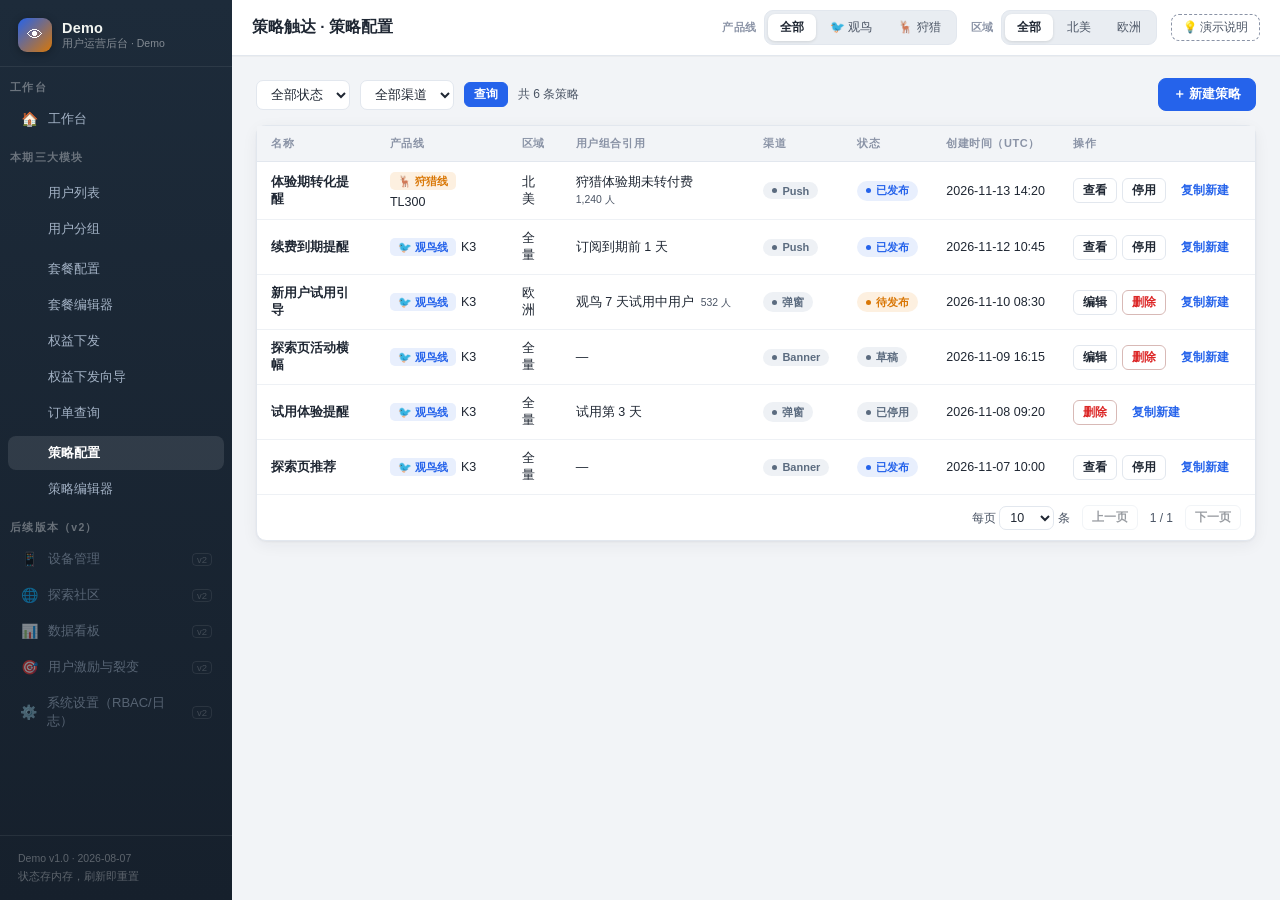
<file: prototype-strategy.html>
<!DOCTYPE html>
<html lang="zh-CN">
<head>
  <meta charset="utf-8">
  <meta name="viewport" content="width=device-width,initial-scale=1">
  <title>策略编辑器 · Demo 用户运营后台</title>
  <link rel="stylesheet" href="assets/css/common.css">
  <link rel="stylesheet" href="assets/css/theme-console.css">
  <link rel="stylesheet" href="assets/css/strategy.css">
  <script defer src="assets/js/utils.js"></script>
  <script defer src="assets/js/common.js"></script>
  <script defer src="assets/js/strategy-data.js"></script>
  <script defer src="assets/js/strategy-editor.js"></script>
  <script defer src="assets/js/strategy.js"></script>
</head>
<body>
  <noscript>请启用 JavaScript 查看策略触达原型。</noscript>
</body>
</html>
</file>
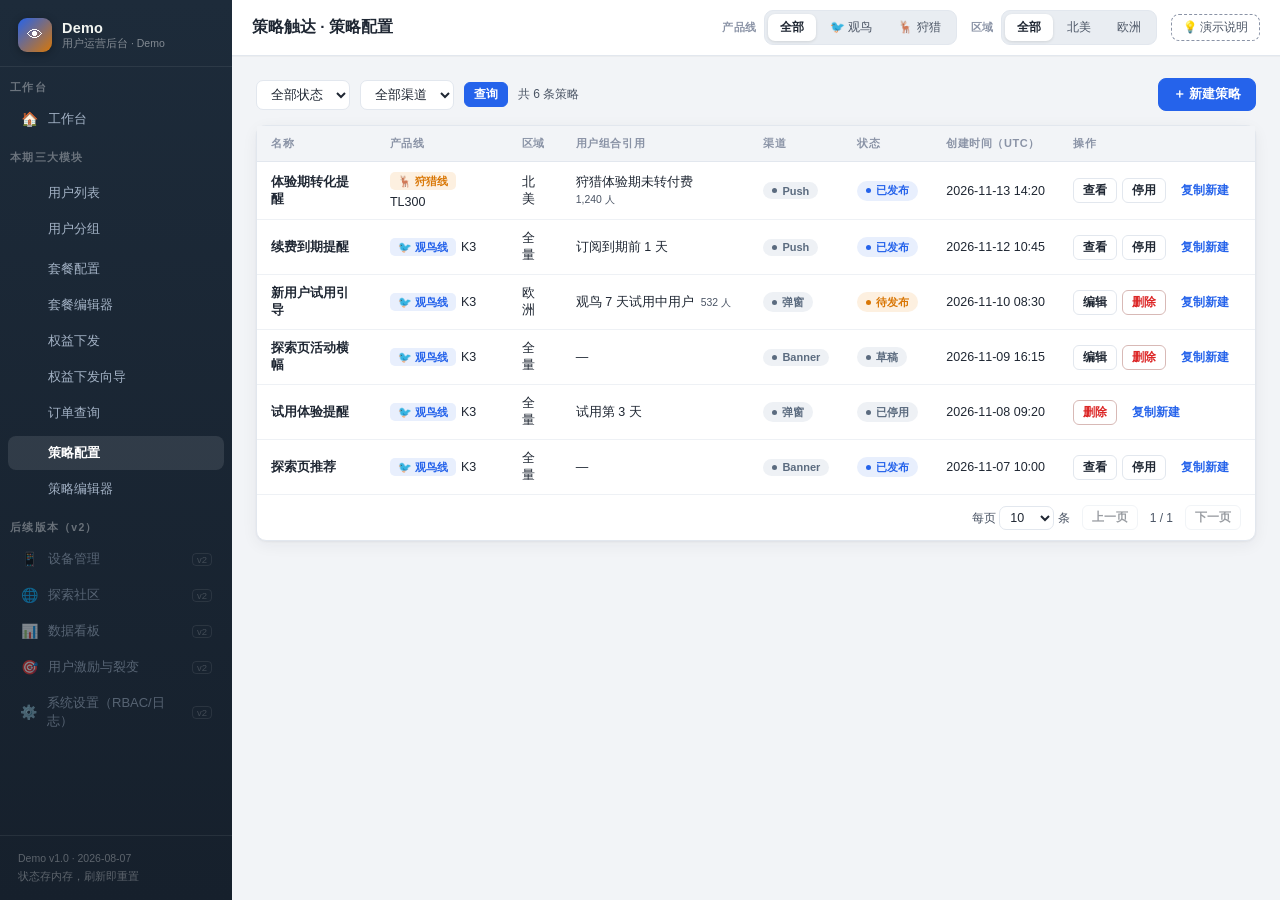
<file: strategy-list.html>
<!DOCTYPE html>
<html lang="zh-CN">
<head>
  <meta charset="utf-8">
  <meta name="viewport" content="width=device-width,initial-scale=1">
  <title>策略配置 · Demo 用户运营后台</title>
  <link rel="stylesheet" href="assets/css/common.css">
  <link rel="stylesheet" href="assets/css/theme-console.css">
  <link rel="stylesheet" href="assets/css/strategy.css">
  <script defer src="assets/js/utils.js"></script>
  <script defer src="assets/js/common.js"></script>
  <script defer src="assets/js/strategy-data.js"></script>
  <script defer src="assets/js/strategy-editor.js"></script>
  <script defer src="assets/js/strategy.js"></script>
</head>
<body>
  <noscript>请启用 JavaScript 查看策略触达原型。</noscript>
</body>
</html>
</file>
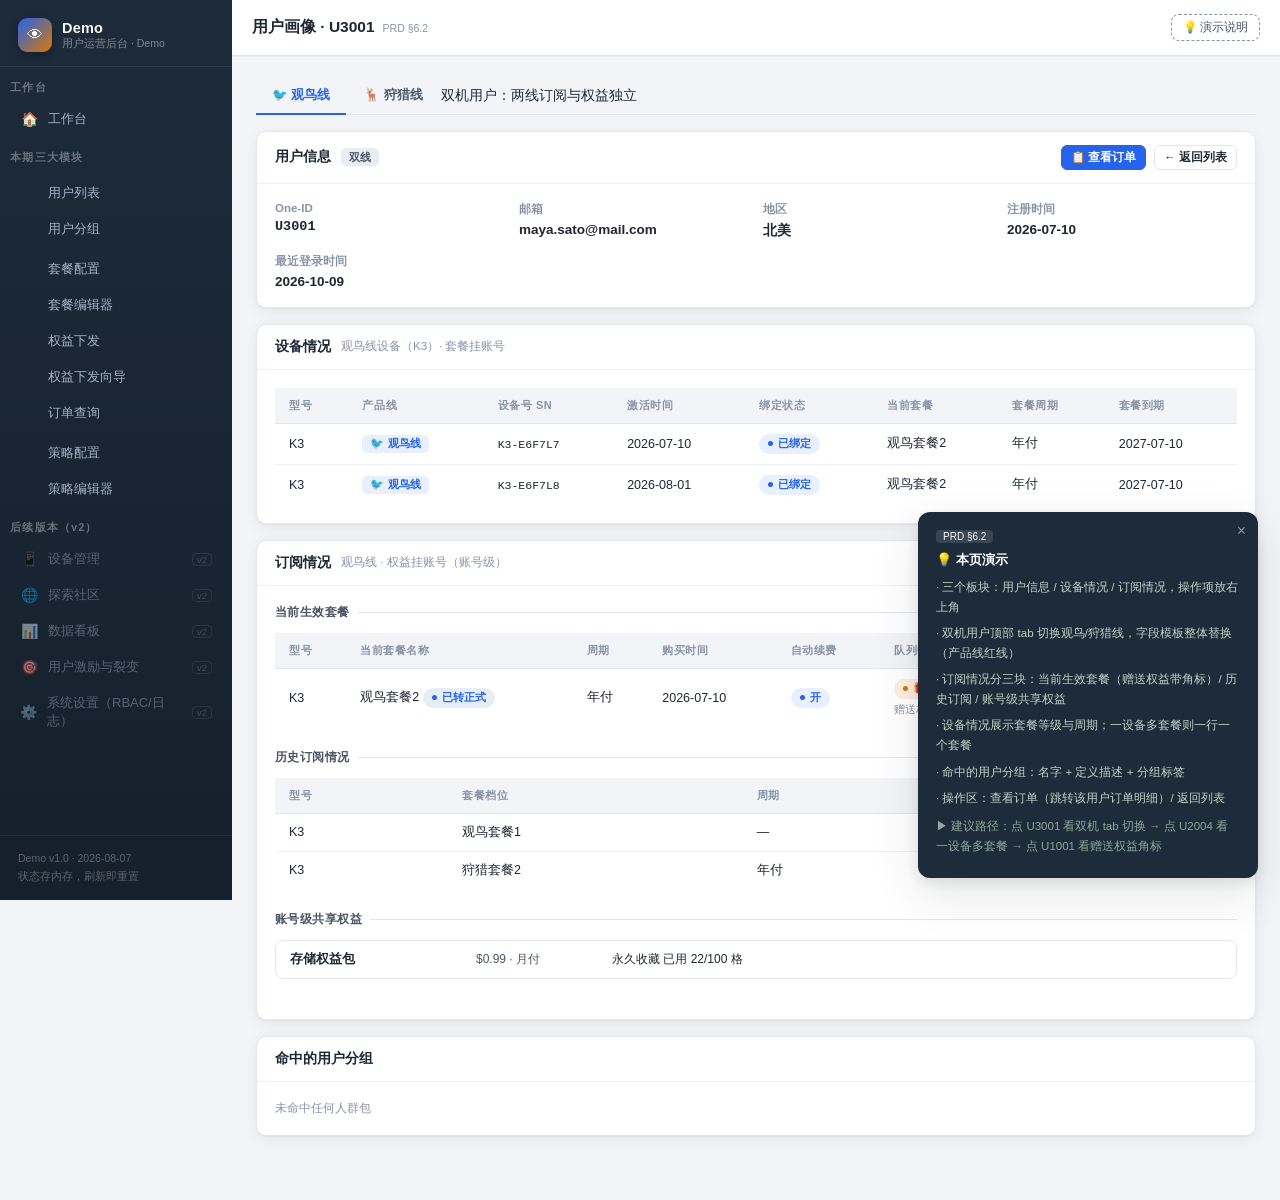
<file: user-detail.html>
<!DOCTYPE html>
<html lang="zh-CN">
<head>
<meta charset="UTF-8">
<title>用户画像 · Demo 运营后台</title>
<style>
/* ============================================================
   Demo 用户运营后台 · Demo 设计系统
   美学方向：Field Station（野外工作站）—— 墨绿黑侧边栏 + 暖米白内容区
   观鸟线=森林绿 / 狩猎线=琥珀棕 / 双线中性
   技术红线：file:// 直开、零依赖、系统字体栈
   ============================================================ */

:root {
  /* 色板 */
  --bg: #f4f2ec;              /* 内容区米白 */
  --bg-deep: #edeae2;
  --panel: #ffffff;
  --sidebar: #182a22;         /* 墨绿黑 */
  --sidebar-deep: #122019;
  --sidebar-text: #a8b8ae;
  --sidebar-active: #ffffff;

  /* 品牌双色 */
  --bird: #2d6a4f;            /* 观鸟 森林绿 */
  --bird-soft: #e3eee7;
  --hunt: #a8621a;            /* 狩猎 琥珀棕 */
  --hunt-soft: #f6e9d7;

  /* 语义 */
  --ink: #23201a;             /* 主文本暖黑 */
  --ink-2: #57524a;           /* 次文本 */
  --ink-3: #8a857c;           /* 弱文本 */
  --line: #e2dfd6;            /* 边框 */
  --line-soft: #edeae2;

  /* 状态 */
  --ok: #2d6a4f;
  --warn: #b45309;
  --danger: #b3261e;
  --info: #3a5f8a;

  --radius: 10px;
  --radius-sm: 7px;
  --shadow: 0 1px 2px rgba(35,32,26,.05), 0 4px 16px rgba(35,32,26,.06);
  --shadow-lg: 0 4px 12px rgba(35,32,26,.10), 0 16px 48px rgba(35,32,26,.12);

  --font: -apple-system, BlinkMacSystemFont,  "PingFang SC",
          "Hiragino Sans GB", "Microsoft YaHei", "Segoe UI", sans-serif;
  --mono: "SF Mono", ui-monospace, Menlo, Consolas, monospace;
}

* { margin: 0; padding: 0; box-sizing: border-box; }

html, body { height: 100%; }

body {
  font-family: var(--font);
  font-size: 13.5px;
  color: var(--ink);
  background: var(--bg);
  -webkit-font-smoothing: antialiased;
}

/* ============ 布局骨架 ============ */
.layout { display: flex; min-height: 100vh; }

.sidebar {
  width: 232px; flex-shrink: 0;
  background: linear-gradient(180deg, var(--sidebar) 0%, var(--sidebar-deep) 100%);
  color: var(--sidebar-text);
  display: flex; flex-direction: column;
  position: sticky; top: 0; height: 100vh; overflow-y: auto;
}

.sidebar-brand {
  display: flex; align-items: center; gap: 10px;
  padding: 18px 18px 14px;
  border-bottom: 1px solid rgba(255,255,255,.07);
}

.brand-mark {
  width: 34px; height: 34px; border-radius: 9px;
  background: linear-gradient(135deg, var(--bird), var(--hunt));
  display: flex; align-items: center; justify-content: center;
  font-size: 16px; color: #fff;
  box-shadow: 0 2px 8px rgba(0,0,0,.3);
}

.brand-name { color: #f2f5f1; font-size: 14.5px; font-weight: 700; letter-spacing: .2px; }
.brand-sub { font-size: 10.5px; color: rgba(255,255,255,.45); margin-top: 1px; }

.nav-group { padding: 14px 10px 6px; font-size: 10.5px; letter-spacing: .12em; color: rgba(255,255,255,.35); font-weight: 600; }

.nav-item {
  display: flex; align-items: center; gap: 10px;
  padding: 8px 12px; margin: 1px 8px;
  border-radius: 8px; cursor: pointer;
  font-size: 13px; color: var(--sidebar-text);
  text-decoration: none; transition: background .15s, color .15s;
}
.nav-item:hover { background: rgba(255,255,255,.06); color: #d6e0d8; }
.nav-item.active { background: rgba(255,255,255,.10); color: var(--sidebar-active); font-weight: 600; }
.nav-item.v2 { opacity: .45; cursor: not-allowed; }
.nav-item.v2:hover { background: transparent; color: var(--sidebar-text); }
.nav-item .badge-v2 { margin-left: auto; font-size: 9.5px; color: rgba(255,255,255,.4); border: 1px solid rgba(255,255,255,.18); border-radius: 4px; padding: 0 4px; }
.nav-icon { width: 18px; text-align: center; font-size: 14px; }

.sidebar-foot {
  margin-top: auto; padding: 14px 18px;
  font-size: 10.5px; color: rgba(255,255,255,.3);
  border-top: 1px solid rgba(255,255,255,.07);
  line-height: 1.7;
}

/* 主区 */
.main { flex: 1; min-width: 0; display: flex; flex-direction: column; }

.topbar {
  height: 56px; background: var(--panel);
  border-bottom: 1px solid var(--line);
  display: flex; align-items: center; gap: 14px;
  padding: 0 20px; position: sticky; top: 0; z-index: 40;
  box-shadow: 0 1px 0 rgba(35,32,26,.03);
}

.page-title { font-size: 15.5px; font-weight: 700; margin-right: auto; white-space: nowrap; }
.page-title .prd-ref { font-size: 10.5px; color: var(--ink-3); font-weight: 400; margin-left: 8px; }

.content { padding: 22px 24px 48px; max-width: 1440px; width: 100%; margin: 0 auto; }

/* ============ 顶部切换器 ============ */
.seg {
  display: inline-flex; background: var(--bg-deep);
  border: 1px solid var(--line); border-radius: 9px; padding: 3px; gap: 2px;
}
.seg button {
  border: 0; background: transparent; cursor: pointer;
  font-size: 12px; padding: 5px 12px; border-radius: 7px;
  color: var(--ink-2); font-family: var(--font); transition: all .15s;
}
.seg button:hover { color: var(--ink); }
.seg button.on { background: var(--panel); color: var(--ink); font-weight: 600; box-shadow: 0 1px 3px rgba(35,32,26,.12); }

/* 产品线专用分段控件 */
.seg-pl button.on[data-pl="bird"] { background: var(--bird); color: #fff; }
.seg-pl button.on[data-pl="hunt"] { background: var(--hunt); color: #fff; }

/* 角色切换器 */
.role-switch {
  display: flex; align-items: center; gap: 8px;
  font-size: 12px; color: var(--ink-2);
}
.role-switch .seg button.on { background: var(--sidebar); color: #fff; }

/* 演示说明按钮 */
.demo-btn {
  border: 1px dashed var(--ink-3); background: transparent; color: var(--ink-2);
  font-size: 11.5px; padding: 5px 11px; border-radius: 8px; cursor: pointer;
  font-family: var(--font); transition: all .15s;
}
.demo-btn:hover { border-color: var(--ink); color: var(--ink); }

/* 切换器标签 */
.switch-label { font-size: 10.5px; color: var(--ink-3); font-weight: 600; letter-spacing: .06em; }

.topbar-seg { display: flex; align-items: center; gap: 7px; }

/* ============ 卡片与布局 ============ */
.card {
  background: var(--panel); border: 1px solid var(--line);
  border-radius: var(--radius); box-shadow: var(--shadow);
  margin-bottom: 16px;
}
.card-head {
  display: flex; align-items: center; gap: 10px;
  padding: 13px 18px; border-bottom: 1px solid var(--line-soft);
}
.card-head h3 { font-size: 13.5px; font-weight: 700; }
.card-head .desc { font-size: 11.5px; color: var(--ink-3); }
.card-body { padding: 18px; }

/* ============ 筛选栏 ============ */
.filter-bar {
  display: flex; flex-wrap: wrap; gap: 10px 14px; align-items: center;
  background: var(--panel); border: 1px solid var(--line);
  border-radius: var(--radius); padding: 12px 16px; margin-bottom: 16px;
  box-shadow: var(--shadow);
}
.filter-item { display: flex; align-items: center; gap: 6px; }
.filter-item label { font-size: 11.5px; color: var(--ink-3); white-space: nowrap; }
.filter-divider { width: 1px; height: 24px; background: var(--line); }

/* ============ 表单控件 ============ */
input[type="text"], input[type="number"], input[type="date"], input[type="email"], input[type="search"], select, textarea {
  font-family: var(--font); font-size: 12.5px; color: var(--ink);
  border: 1px solid var(--line); border-radius: 7px;
  padding: 6px 10px; background: #fff; outline: none;
  transition: border-color .15s, box-shadow .15s;
}
input:focus, select:focus, textarea:focus { border-color: var(--ink-2); box-shadow: 0 0 0 3px rgba(35,32,26,.06); }
select { cursor: pointer; }
textarea { resize: vertical; line-height: 1.6; }

.checkbox-line { display: flex; align-items: center; gap: 6px; font-size: 12.5px; color: var(--ink-2); cursor: pointer; }
.checkbox-line input { accent-color: var(--bird); width: 14px; height: 14px; cursor: pointer; }

/* ============ 按钮 ============ */
.btn {
  display: inline-flex; align-items: center; gap: 6px;
  border: 1px solid var(--line); background: var(--panel);
  color: var(--ink); font-size: 12.5px; font-weight: 600;
  padding: 7px 14px; border-radius: 8px; cursor: pointer;
  font-family: var(--font); transition: all .15s;
}
.btn:hover { border-color: var(--ink-2); background: var(--bg); }
.btn:active { transform: translateY(1px); }
.btn-primary { background: var(--bird); border-color: var(--bird); color: #fff; }
.btn-primary:hover { background: #245741; border-color: #245741; }
.btn-hunt { background: var(--hunt); border-color: var(--hunt); color: #fff; }
.btn-hunt:hover { background: #8f5414; border-color: #8f5414; }
.btn-danger { background: #fff; border-color: #d8b9b6; color: var(--danger); }
.btn-danger:hover { border-color: var(--danger); background: #fdf1f0; }
.btn-ghost { background: transparent; border-color: transparent; color: var(--ink-2); }
.btn-ghost:hover { background: var(--bg); color: var(--ink); }
.btn-sm { padding: 4px 9px; font-size: 11.5px; border-radius: 6px; }
.btn:disabled { opacity: .45; cursor: not-allowed; }

/* ============ 表格 ============ */
.table-wrap { overflow-x: auto; border-radius: 0 0 var(--radius) var(--radius); }
table.table { width: 100%; border-collapse: collapse; font-size: 12.5px; }
.table th {
  text-align: left; font-size: 11px; font-weight: 600; letter-spacing: .05em;
  color: var(--ink-3); text-transform: uppercase;
  padding: 10px 14px; border-bottom: 1px solid var(--line);
  background: var(--bg); white-space: nowrap;
}
.table td {
  padding: 10px 14px; border-bottom: 1px solid var(--line-soft);
  color: var(--ink); vertical-align: middle;
}
.table tbody tr:last-child td { border-bottom: 0; }
.table tbody tr { transition: background .12s; }
.table tbody tr:hover { background: #faf8f3; }
.table td.mono, .table .mono { font-family: var(--mono); font-size: 11.5px; }
.table .num { font-variant-numeric: tabular-nums; }
.table .empty { text-align: center; color: var(--ink-3); padding: 40px 0; font-size: 12.5px; }

/* ============ 徽章 ============ */
.badge {
  display: inline-flex; align-items: center; gap: 5px;
  font-size: 11px; font-weight: 600; padding: 2.5px 9px; border-radius: 20px;
  white-space: nowrap;
}
.badge::before { content: ""; width: 5px; height: 5px; border-radius: 50%; background: currentColor; }
.badge-gray { background: #f0eee8; color: #6b665d; }
.badge-blue { background: #e6edf5; color: var(--info); }
.badge-green { background: var(--bird-soft); color: var(--bird); }
.badge-orange { background: var(--hunt-soft); color: var(--hunt); }
.badge-red { background: #fbeae8; color: var(--danger); }
.badge-pl { background: var(--bird-soft); color: var(--bird); }
.badge-pl.hunt { background: var(--hunt-soft); color: var(--hunt); }
.badge-pl.both { background: #e9e6df; color: #57524a; }

/* 产品线标签（列表内） */
.pl-tag {
  display: inline-flex; align-items: center; gap: 5px;
  font-size: 11px; padding: 1.5px 8px; border-radius: 5px; font-weight: 600;
}
.pl-tag.bird { background: var(--bird-soft); color: var(--bird); }
.pl-tag.hunt { background: var(--hunt-soft); color: var(--hunt); }
.pl-tag.both { background: #e9e6df; color: #57524a; }

/* ============ 分页 ============ */
.pager {
  display: flex; align-items: center; gap: 6px; justify-content: flex-end;
  padding: 10px 14px; border-top: 1px solid var(--line-soft);
  font-size: 12px; color: var(--ink-2);
}
.pager .page { width: 26px; height: 26px; display: flex; align-items: center; justify-content: center; border-radius: 6px; cursor: pointer; border: 1px solid transparent; }
.pager .page:hover { border-color: var(--line); }
.pager .page.on { background: var(--bird); color: #fff; font-weight: 600; }

/* ============ 步骤条 ============ */
.steps { display: flex; align-items: center; margin: 0 0 22px; }
.step { display: flex; align-items: center; gap: 9px; }
.step-dot {
  width: 26px; height: 26px; border-radius: 50%;
  display: flex; align-items: center; justify-content: center;
  font-size: 12px; font-weight: 700;
  background: var(--bg-deep); color: var(--ink-3); border: 1.5px solid var(--line);
  transition: all .2s;
}
.step-label { font-size: 12px; color: var(--ink-3); font-weight: 600; }
.step.on .step-dot { background: var(--bird); border-color: var(--bird); color: #fff; }
.step.on .step-label { color: var(--ink); }
.step.done .step-dot { background: var(--bird-soft); border-color: var(--bird); color: var(--bird); }
.step.done .step-label { color: var(--ink-2); }
.step-line { flex: 1; height: 1.5px; background: var(--line); margin: 0 14px; min-width: 24px; }
.step-line.done { background: var(--bird); }

/* ============ Tabs ============ */
.tabs { display: flex; gap: 2px; border-bottom: 1.5px solid var(--line); margin-bottom: 18px; }
.tab {
  padding: 9px 16px; font-size: 12.5px; color: var(--ink-2); cursor: pointer;
  border-bottom: 2.5px solid transparent; margin-bottom: -1.5px; font-weight: 600;
  transition: color .15s;
}
.tab:hover { color: var(--ink); }
.tab.on { color: var(--bird); border-bottom-color: var(--bird); }
.tab .hint { font-size: 10px; color: var(--ink-3); font-weight: 400; margin-left: 4px; }

/* ============ 弹窗 ============ */
.modal-mask {
  position: fixed; inset: 0; background: rgba(20,16,10,.45);
  display: flex; align-items: center; justify-content: center; z-index: 100;
  animation: fadeIn .15s ease-out;
}
.modal {
  background: var(--panel); border-radius: 14px; box-shadow: var(--shadow-lg);
  width: 520px; max-width: 92vw; max-height: 86vh; overflow-y: auto;
  animation: popIn .18s cubic-bezier(.2,.9,.3,1.2);
}
.modal-head { padding: 16px 20px 12px; border-bottom: 1px solid var(--line-soft); font-weight: 700; font-size: 14px; display: flex; align-items: center; }
.modal-head .close { margin-left: auto; cursor: pointer; color: var(--ink-3); font-size: 18px; background: none; border: 0; }
.modal-body { padding: 18px 20px; }
.modal-foot { padding: 13px 20px; border-top: 1px solid var(--line-soft); display: flex; justify-content: flex-end; gap: 10px; }

/* ============ Toast ============ */
#toast-root { position: fixed; top: 70px; right: 20px; z-index: 200; display: flex; flex-direction: column; gap: 8px; }
.toast {
  background: var(--sidebar); color: #eef3ee; font-size: 12.5px;
  padding: 11px 16px; border-radius: 9px; box-shadow: var(--shadow-lg);
  display: flex; align-items: center; gap: 9px; animation: slideIn .25s ease-out;
  max-width: 380px;
}
.toast.ok { border-left: 3px solid #4f9d77; }
.toast.warn { border-left: 3px solid #d9933a; }
.toast.err { border-left: 3px solid #e05c53; }

/* ============ 审批面板 ============ */
.approval-panel {
  background: var(--panel); border: 1px solid var(--line); border-radius: var(--radius);
  box-shadow: var(--shadow); margin-bottom: 16px; overflow: hidden;
}
.approval-panel .ap-head {
  display: flex; align-items: center; gap: 10px;
  padding: 12px 18px; background: var(--sidebar); color: #eef3ee;
  font-size: 12.5px; font-weight: 600;
}
.approval-panel .ap-item {
  display: flex; align-items: center; gap: 12px;
  padding: 12px 18px; border-bottom: 1px solid var(--line-soft); font-size: 12.5px;
}
.approval-panel .ap-item:last-child { border-bottom: 0; }
.ap-action { margin-left: auto; display: flex; gap: 8px; }

/* ============ 编辑器分区 ============ */
.form-section { margin-bottom: 22px; }
.form-section > h4 {
  font-size: 12px; font-weight: 700; letter-spacing: .04em;
  color: var(--ink-2); margin-bottom: 12px;
  display: flex; align-items: center; gap: 8px;
}
.form-section > h4::after { content: ""; flex: 1; height: 1px; background: var(--line); }
.form-grid { display: grid; grid-template-columns: repeat(auto-fill, minmax(230px, 1fr)); gap: 14px 18px; }
.form-field { display: flex; flex-direction: column; gap: 5px; }
.form-field > label { font-size: 11.5px; color: var(--ink-3); font-weight: 600; }
.form-field .req { color: var(--danger); margin-left: 2px; }
.form-field .help { font-size: 10.5px; color: var(--ink-3); line-height: 1.5; }
.form-field input, .form-field select, .form-field textarea { width: 100%; }

/* 多语言 Tab 小控件 */
.lang-tabs { display: flex; gap: 4px; margin-bottom: 8px; }
.lang-tab {
  font-size: 11px; padding: 3px 10px; border-radius: 6px; cursor: pointer;
  border: 1px solid var(--line); background: var(--panel); color: var(--ink-2); font-weight: 600;
}
.lang-tab.on { background: var(--sidebar); border-color: var(--sidebar); color: #fff; }
.lang-fallback { font-size: 10.5px; color: var(--ink-3); }

/* ============ 条件树（人群包编辑器） ============ */
.cond-group {
  border: 1.5px solid var(--line); border-radius: var(--radius);
  margin-bottom: 12px; overflow: hidden;
}
.cond-group .cg-head {
  display: flex; align-items: center; gap: 8px;
  background: var(--bg); padding: 8px 14px; font-size: 12px; font-weight: 700;
  border-bottom: 1px solid var(--line-soft);
}
.cond-group .cg-body { padding: 12px 14px; display: flex; flex-direction: column; gap: 9px; }
.cond-row { display: flex; align-items: center; gap: 8px; flex-wrap: wrap; }
.cond-row select, .cond-row input { padding: 5px 9px; }
.cond-ops { display: flex; gap: 6px; align-items: center; font-size: 11.5px; color: var(--ink-2); }

/* ============ 统计卡 ============ */
.stat-row { display: grid; grid-template-columns: repeat(auto-fit, minmax(180px, 1fr)); gap: 14px; margin-bottom: 18px; }
.stat-card {
  background: var(--panel); border: 1px solid var(--line); border-radius: var(--radius);
  padding: 14px 16px; box-shadow: var(--shadow);
}
.stat-card .sc-label { font-size: 11px; color: var(--ink-3); font-weight: 600; letter-spacing: .04em; }
.stat-card .sc-value { font-size: 24px; font-weight: 800; margin-top: 6px; font-variant-numeric: tabular-nums; letter-spacing: -.02em; }
.stat-card .sc-value small { font-size: 12px; font-weight: 600; color: var(--ink-3); }
.stat-card .sc-delta { font-size: 11px; margin-top: 4px; }
.stat-card .sc-delta.up { color: var(--ok); }
.stat-card .sc-delta.down { color: var(--danger); }

/* ============ 设备卡片（狩猎线画像） ============ */
.device-card {
  border: 1px solid var(--line); border-radius: var(--radius); padding: 12px 14px;
  display: flex; flex-direction: column; gap: 7px; background: #fdfcf9;
}
.device-card .dc-head { display: flex; align-items: center; gap: 8px; font-weight: 700; font-size: 12.5px; }
.device-card .dc-row { display: flex; justify-content: space-between; font-size: 12px; color: var(--ink-2); }
.device-card .dc-row b { color: var(--ink); font-weight: 600; }

/* ============ 渠道卡片 ============ */
.channel-grid { display: grid; grid-template-columns: repeat(auto-fit, minmax(300px, 1fr)); gap: 16px; }
.channel-card { border: 1px solid var(--line); border-radius: var(--radius); background: var(--panel); box-shadow: var(--shadow); overflow: hidden; }
.channel-card .cc-head {
  padding: 12px 16px; font-weight: 700; font-size: 13px;
  display: flex; align-items: center; gap: 9px;
  border-bottom: 1px solid var(--line-soft);
}
.channel-card .cc-body { padding: 14px 16px; display: flex; flex-direction: column; gap: 11px; }

/* ============ 演示说明浮层 ============ */
.demo-pop {
  position: fixed; right: 22px; bottom: 22px; width: 340px; z-index: 150;
  background: var(--sidebar); color: #e8eee9; border-radius: 12px;
  box-shadow: var(--shadow-lg); padding: 16px 18px; animation: slideUp .25s ease-out;
}
.demo-pop h4 { font-size: 13px; font-weight: 700; margin-bottom: 8px; color: #fff; display: flex; align-items: center; gap: 8px; }
.demo-pop p { font-size: 11.5px; line-height: 1.75; color: #c4d1c8; margin-bottom: 6px; }
.demo-pop .demo-close { position: absolute; top: 10px; right: 12px; color: rgba(255,255,255,.5); cursor: pointer; background: none; border: 0; font-size: 16px; }
.demo-pop .prd-tag { display: inline-block; font-size: 10px; background: rgba(255,255,255,.12); border-radius: 4px; padding: 1px 7px; margin-bottom: 8px; color: #fff; }

/* ============ 信息条 ============ */
.notice {
  display: flex; gap: 9px; align-items: flex-start;
  background: #eef2ee; border: 1px solid #d5e0d8; color: var(--ink-2);
  border-radius: 8px; padding: 10px 14px; font-size: 12px; line-height: 1.65;
  margin-bottom: 16px;
}
.notice.warn { background: var(--hunt-soft); border-color: #ecd9bd; }
.notice.red { background: #fbeae8; border-color: #e8c8c4; }
.notice .ni { flex-shrink: 0; }

/* ============ 空态 ============ */
.empty-state { text-align: center; padding: 60px 20px; color: var(--ink-3); }
.empty-state .es-icon { font-size: 38px; margin-bottom: 12px; opacity: .5; }
.empty-state p { font-size: 13px; }

/* ============ 动画 ============ */
@keyframes fadeIn { from { opacity: 0; } to { opacity: 1; } }
@keyframes popIn { from { opacity: 0; transform: scale(.96); } to { opacity: 1; transform: scale(1); } }
@keyframes slideIn { from { opacity: 0; transform: translateX(16px); } to { opacity: 1; transform: translateX(0); } }
@keyframes slideUp { from { opacity: 0; transform: translateY(14px); } to { opacity: 1; transform: translateY(0); } }
@keyframes pulse { 0%,100% { opacity: 1; } 50% { opacity: .45; } }
.pulse { animation: pulse 1.6s ease-in-out infinite; }

/* 页面进入动画 */
.content { animation: fadeIn .25s ease-out; }

/* ============ 滚动条 ============ */
::-webkit-scrollbar { width: 9px; height: 9px; }
::-webkit-scrollbar-thumb { background: #cfcbc2; border-radius: 5px; border: 2px solid var(--bg); }
::-webkit-scrollbar-track { background: transparent; }
.sidebar::-webkit-scrollbar-thumb { background: rgba(255,255,255,.14); border: 2px solid var(--sidebar); }

/* ============ 响应式（评审主为桌面，仅兜底） ============ */
@media (max-width: 1100px) {
  .topbar { flex-wrap: wrap; height: auto; padding: 10px 16px; gap: 8px; }
  .page-title { margin-right: 0; width: 100%; }
  .content { padding: 16px; }
}

</style>
<style>
/* ============================================================
   Demo 用户运营后台 · 通用后台风格（蓝白）配色试点
   试点范围：用户列表（users-list）+ 用户画像（user-detail）
   实现方式：覆盖 common.css 的 CSS 变量 + 少量硬编码色
   效果确认后再决定是否全站推广
   ============================================================ */

:root {
  /* 色板 */
  --bg: #f2f4f7;              /* 内容区蓝灰白 */
  --bg-deep: #e9edf2;
  --panel: #ffffff;
  --sidebar: #1d2b3a;         /* 深蓝灰 */
  --sidebar-deep: #16202c;
  --sidebar-text: #a3b2c5;
  --sidebar-active: #ffffff;

  /* 品牌双色（通用后台以主蓝为主） */
  --bird: #2563eb;            /* 主蓝 */
  --bird-soft: #e8effd;
  --hunt: #d97706;            /* 琥珀橙 */
  --hunt-soft: #fdf0e0;

  /* 语义 */
  --ink: #1f2733;             /* 主文本冷黑 */
  --ink-2: #4b5565;
  --ink-3: #8a93a6;
  --line: #e2e7ee;
  --line-soft: #eef1f5;

  /* 状态 */
  --ok: #16a34a;
  --warn: #d97706;
  --danger: #dc2626;
  --info: #2563eb;

  --shadow: 0 1px 2px rgba(31,39,51,.05), 0 4px 16px rgba(31,39,51,.06);
  --shadow-lg: 0 4px 12px rgba(31,39,51,.10), 0 16px 48px rgba(31,39,51,.12);
}

/* 硬编码色覆盖（common.css 未走变量的部分） */
.btn-primary:hover { background: #1d4ed8; border-color: #1d4ed8; }
.btn-hunt:hover { background: #b45309; border-color: #b45309; }
.table tbody tr:hover { background: #f5f7fb; }
.badge-gray { background: #eef1f5; color: #5b6b7f; }
.badge-pl.both, .pl-tag.both { background: #e9edf2; color: #4b5565; }
.toast.ok { border-left-color: #22c55e; }
.toast.warn { border-left-color: #f59e0b; }
.toast.err { border-left-color: #ef4444; }
::-webkit-scrollbar-thumb { background: #c3cad6; border-color: var(--bg); }

</style>
</head>
<body>
<script>
/* ============================================================
   Demo 用户运营后台 · Demo mock 数据
   值严格对齐背景文档 §5（套餐价格/权益量）
   技术红线：普通全局变量，不 fetch、不 module
   ============================================================ */
window.PLData = {
  version: '2026-08-07',

  /* ---------- 产品线 ---------- */
  productLines: [
    { key: 'bird', name: '观鸟线', model: 'K3' },
    { key: 'hunt', name: '狩猎线', model: 'TL300' },
  ],

  /* ---------- 套餐（两线全量；状态机：草稿/待上架/已上架；refPack=定向可见引用分组；schedule=上架方式） ---------- */
  plans: {
    bird: [
      { id: 'BP01', name: { en: 'Bird Plan 1', zh: '观鸟套餐1' }, tier: '观鸟套餐1', price: null, annual: null, perks: ['基础功能（演示数据）'], status: '已上架', schedule: '立即' },
      { id: 'BP02', name: { en: 'Bird Plan 2', zh: '观鸟套餐2' }, tier: '观鸟套餐2', price: 1.11, annual: 11.11, perks: ['标准权益组合（演示数据）'], status: '已上架', schedule: '立即' },
      { id: 'BP03', name: { en: 'Bird Plan 3', zh: '观鸟套餐3' }, tier: '观鸟套餐3', price: 2.22, annual: 22.22, perks: ['高配权益组合（演示数据）'], status: '已上架', schedule: '立即' },
      { id: 'BP04', name: { en: 'Bird Plan 3 Early', zh: '观鸟套餐3早鸟版' }, tier: '观鸟套餐3', price: 2.00, annual: 20.00, perks: ['同观鸟套餐3权益（演示数据）'], status: '草稿', schedule: '定时', refPack: 'P003' },
    ],
    hunt: [
      { id: 'HP01', name: { en: 'Hunt Plan 1', zh: '狩猎套餐1' }, tier: '狩猎套餐1', price: 3.33, renewPrice: 2.22, annual: 33.33, annualSale: 22.22, perks: ['标准权益组合（演示数据）'], status: '已上架', schedule: '立即' },
      { id: 'HP02', name: { en: 'Hunt Plan 2', zh: '狩猎套餐2' }, tier: '狩猎套餐2', price: 4.44, renewPrice: 3.33, annual: 44.44, annualSale: 33.33, perks: ['标准权益组合（演示数据）'], status: '已上架', schedule: '立即' },
      { id: 'HP03', name: { en: 'Hunt Plan 3', zh: '狩猎套餐3' }, tier: '狩猎套餐3', price: 5.55, renewPrice: 4.44, annual: 55.55, annualSale: 44.44, perks: ['高配权益组合（演示数据）'], status: '已上架', schedule: '立即' },
      /* 限定套餐（仅狩猎） */
      { id: 'HP10', name: { en: 'Hunt Plan 1 Special', zh: '狩猎套餐1特惠' }, tier: '狩猎套餐1', price: 2.00, annual: 20.00, limited: true, campaign: '限时活动', window: '2026-11-21 ~ 2026-12-02', perks: ['同狩猎套餐1权益（演示数据）'], status: '待上架', schedule: '定时', refPack: 'P001' },
      { id: 'HP11', name: { en: 'Hunt Plan 2 Special', zh: '狩猎套餐2特惠' }, tier: '狩猎套餐2', price: 3.00, annual: 30.00, limited: true, campaign: '限时活动', window: '2026-11-21 ~ 2026-12-02', perks: ['同狩猎套餐2权益（演示数据）'], status: '待上架', schedule: '定时' },
      { id: 'HP12', name: { en: 'Hunt Plan 3 Special', zh: '狩猎套餐3特惠' }, tier: '狩猎套餐3', price: 4.00, annual: 40.00, limited: true, campaign: '限时活动', window: '2026-11-21 ~ 2026-12-02', perks: ['同狩猎套餐3权益（演示数据）'], status: '待上架', schedule: '定时' },
      { id: 'HP13', name: { en: 'Seasonal Plan A', zh: '限定套餐A（季卡）' }, tier: '限定套餐A', price: 6.66, duration: '6 个月', limited: true, campaign: '限时活动', window: '2026-10-15 ~ 2027-03-31', perks: ['限时权益组合（演示数据）'], status: '待上架', schedule: '定时', refPack: 'P002' },
      { id: 'HP14', name: { en: 'Seasonal Plan B', zh: '限定套餐B（季卡）' }, tier: '限定套餐B', price: 8.88, duration: '6 个月', limited: true, campaign: '限时活动', window: '2026-10-15 ~ 2027-03-31', perks: ['限时高配权益组合（演示数据）'], status: '草稿', schedule: '定时' },
    ],
    /* AI权益包（狩猎独立 AI 权益） */
    aiButler: { price: 0.99, annual: 8.99, desc: 'AI 增值权益（演示数据）' },
    /* 加油包 */
    booster: {
      bird: [
        { id: 'BB01', name: '存储权益包', price: 0.99, unit: '/月', desc: '存储空间增值（演示数据）' },
        { id: 'BB02', name: '设备权益包', price: 0.99, unit: '/月/台', desc: '设备数量增值（演示数据）' },
        { id: 'BB03', name: 'AI调用包', price: 0.99, unit: '/月', desc: 'AI 调用次数增值（演示数据）' },
      ],
      hunt: [
        { id: 'HB01', name: '影像权益包', price: 0.99, unit: '/100 张', desc: '账号内共享（演示数据）', ownership: '账号级' },
        { id: 'HB02', name: 'AI调用包', price: 0.99, unit: '/300 次', desc: 'AI 调用补充（演示数据）' },
      ],
    },
  },

  /* ---------- 用户（20 条，含观鸟典型/狩猎典型/双机用户） ----------
     注：sub = 观鸟账号级订阅（含 period/purchaseAt/gifts 队列赠送权益）
         subPerDevice = 狩猎设备级套餐（一条一设备一套餐，同一 SN 可多条=多套餐生效）
         subHistory = 历史订阅（观鸟条目 sn 为空；狩猎条目带 sn）
         accountBenefits = 账号级共享权益（观鸟加油包 & 狩猎权益包，带 pl 区分） */
  users: [
    { id: 'U1001', email: 'emma.wilson@mail.com', region: '北美', pl: 'bird', createdAt: '2026-09-12', lastActive: '2026-10-08', devices: [{ sn: 'K3-B2F7A01', model: 'K3', activated: '2026-09-12', bound: true }], sub: { tier: '观鸟套餐2', trial: '试用中（7天）', autoRenew: true, expireAt: '2026-10-20', aiRemaining: 288, storageUsed: '3.2/10GB', period: '月付', purchaseAt: '2026-10-08', gifts: [{ name: '观鸟套餐2 30 天赠送', grantedAt: '2026-10-02' }] }, subHistory: [{ pl: 'bird', model: 'K3', sn: '', tier: '观鸟套餐1', period: '—', purchasedAt: '2026-09-12' }, { pl: 'bird', model: 'K3', sn: '', tier: '观鸟套餐2', period: '月付', purchasedAt: '2026-10-08' }], accountBenefits: [{ pl: 'bird', name: 'AI调用包', price: 0.99, period: '月付', usage: '已用 12/300 次' }], tags: ['K3开卖活动'], packs: ['P003'], freeze: false },
    { id: 'U1002', email: 'daniel.ng@mail.com', region: '北美', pl: 'bird', createdAt: '2026-06-02', lastActive: '2026-10-09', devices: [{ sn: 'K3-A1C9D02', model: 'K3', activated: '2026-06-02', bound: true }, { sn: 'K3-A1C9D03', model: 'K3', activated: '2026-07-15', bound: true }, { sn: 'K3-A1C9D04', model: 'K3', activated: '2026-08-20', bound: true }], sub: { tier: '观鸟套餐3', trial: '已转正式', autoRenew: true, expireAt: '2027-06-02', aiRemaining: 620, storageUsed: '12.4/20GB', period: '年付', purchaseAt: '2026-08-02', gifts: [{ name: '观鸟套餐3 30 天赠送', grantedAt: '2026-08-01' }] }, subHistory: [{ pl: 'bird', model: 'K3', sn: '', tier: '观鸟套餐1', period: '—', purchasedAt: '2026-06-02' }, { pl: 'bird', model: 'K3', sn: '', tier: '观鸟套餐2', period: '月付', purchasedAt: '2026-07-02' }, { pl: 'bird', model: 'K3', sn: '', tier: '观鸟套餐3', period: '年付', purchasedAt: '2026-08-02' }], accountBenefits: [{ pl: 'bird', name: '存储权益包', price: 0.99, period: '月付', usage: '永久收藏 已用 4/100 格' }, { pl: 'bird', name: 'AI调用包', price: 0.99, period: '月付', usage: '已用 380/300 次' }], tags: ['高价值用户', '多设备'], packs: [], freeze: false },
    { id: 'U1003', email: 'sophie.lee@mail.com', region: '欧洲', pl: 'bird', createdAt: '2026-09-28', lastActive: '2026-10-03', devices: [{ sn: 'K3-B2F7A11', model: 'K3', activated: '2026-09-28', bound: true }], sub: { tier: '观鸟套餐1', trial: '—', autoRenew: false, expireAt: '—', aiRemaining: 12, storageUsed: '0.8/1GB', period: '—', purchaseAt: '—', gifts: [] }, subHistory: [], accountBenefits: [], tags: [], packs: ['P005'], freeze: false },
    { id: 'U1004', email: 'miguel.rodriguez@mail.com', region: '欧洲', pl: 'bird', createdAt: '2026-08-14', lastActive: '2026-10-06', devices: [{ sn: 'K3-C3E5B21', model: 'K3', activated: '2026-08-14', bound: true }], sub: { tier: '观鸟套餐2', trial: '已取消自动续费', autoRenew: false, expireAt: '2026-11-14', aiRemaining: 45, storageUsed: '8.9/10GB', period: '月付', purchaseAt: '2026-09-14', gifts: [] }, subHistory: [{ pl: 'bird', model: 'K3', sn: '', tier: '观鸟套餐1', period: '—', purchasedAt: '2026-08-14' }, { pl: 'bird', model: 'K3', sn: '', tier: '观鸟套餐2', period: '月付', purchasedAt: '2026-09-14' }], accountBenefits: [{ pl: 'bird', name: 'AI调用包', price: 0.99, period: '月付', usage: '已用 255/300 次' }], tags: ['流失风险'], packs: ['P002'], freeze: false },
    { id: 'U1005', email: 'hannah.kim@mail.com', region: '北美', pl: 'bird', createdAt: '2026-07-01', lastActive: '2026-10-09', devices: [{ sn: 'K3-D2F8C33', model: 'K3', activated: '2026-07-01', bound: true }], sub: { tier: '观鸟套餐2', trial: '已转正式', autoRenew: true, expireAt: '2027-07-01', aiRemaining: 45, storageUsed: '6.1/10GB', period: '月付', purchaseAt: '2026-08-01', gifts: [] }, subHistory: [{ pl: 'bird', model: 'K3', sn: '', tier: '观鸟套餐1', period: '—', purchasedAt: '2026-07-01' }, { pl: 'bird', model: 'K3', sn: '', tier: '观鸟套餐2', period: '月付', purchasedAt: '2026-08-01' }], accountBenefits: [], tags: [], packs: [], freeze: false },
    { id: 'U2001', email: 'jack.taylor@mail.com', region: '北美', pl: 'hunt', createdAt: '2026-09-30', lastActive: '2026-10-09', devices: [{ sn: 'TL300-00A1F1', model: 'TL300', activated: '2026-09-30', bound: true }], subPerDevice: [{ sn: 'TL300-00A1F1', tier: '狩猎套餐2', expStatus: '体验中（第10天）', expireAt: '2026-10-14', period: '体验期', purchaseAt: '—', gifts: [] }], subHistory: [], accountBenefits: [{ pl: 'hunt', name: 'AI调用包', price: 0.99, period: '月付', usage: '剩余 282/300 次' }], hdRemaining: 2, aiDialog: 18, limitedPurchases: [], tags: ['体验期'], packs: ['P001'], freeze: false },
    { id: 'U2002', email: 'luke.morgan@mail.com', region: '北美', pl: 'hunt', createdAt: '2026-08-08', lastActive: '2026-10-09', devices: [{ sn: 'TL300-00B2G2', model: 'TL300', activated: '2026-08-08', bound: true }], subPerDevice: [{ sn: 'TL300-00B2G2', tier: '狩猎套餐3', expStatus: '已转付费', expireAt: '2027-08-08', period: '年付', purchaseAt: '2026-08-08', gifts: [] }], subHistory: [{ pl: 'hunt', model: 'TL300', sn: 'TL300-00B2G2', tier: '狩猎套餐1（体验）', period: '体验期', purchasedAt: '2026-08-08' }, { pl: 'hunt', model: 'TL300', sn: 'TL300-00B2G2', tier: '狩猎套餐3', period: '年付', purchasedAt: '2026-08-08' }], accountBenefits: [{ pl: 'hunt', name: '影像权益包', price: 0.99, period: '单次（100 张）', usage: 'HD 剩余 62/100 张' }, { pl: 'hunt', name: 'AI调用包', price: 0.99, period: '月付', usage: '剩余 40/300 次' }], hdRemaining: 21, aiDialog: 260, limitedPurchases: [], tags: [], packs: [], freeze: false },
    { id: 'U2003', email: 'olivia.brown@mail.com', region: '欧洲', pl: 'hunt', createdAt: '2026-09-20', lastActive: '2026-10-05', devices: [{ sn: 'TL300-00C3H3', model: 'TL300', activated: '2026-09-20', bound: true }], subPerDevice: [{ sn: 'TL300-00C3H3', tier: '狩猎套餐1', expStatus: '体验已过期未付费', expireAt: '2026-10-04', period: '体验期', purchaseAt: '—', gifts: [] }], subHistory: [], accountBenefits: [], hdRemaining: 0, aiDialog: 0, limitedPurchases: [], tags: ['体验过期'], packs: ['P001'], freeze: false },
    { id: 'U2004', email: 'tyler.james@mail.com', region: '北美', pl: 'hunt', createdAt: '2026-07-19', lastActive: '2026-10-08', devices: [{ sn: 'TL300-00D4J4', model: 'TL300', activated: '2026-07-19', bound: true }], subPerDevice: [{ sn: 'TL300-00D4J4', tier: '狩猎套餐3', expStatus: '已转付费', expireAt: '2027-04-18', period: '年付', purchaseAt: '2026-07-19', gifts: [] }, { sn: 'TL300-00D4J4', tier: '限定套餐A（季卡）', expStatus: '已转付费', expireAt: '2027-04-17', period: '季卡', purchaseAt: '2026-10-18', gifts: [] }], subHistory: [{ pl: 'hunt', model: 'TL300', sn: 'TL300-00D4J4', tier: '狩猎套餐1（体验）', period: '体验期', purchasedAt: '2026-07-19' }, { pl: 'hunt', model: 'TL300', sn: 'TL300-00D4J4', tier: '狩猎套餐3', period: '年付', purchasedAt: '2026-07-19' }], accountBenefits: [{ pl: 'hunt', name: '影像权益包', price: 0.99, period: '单次（100 张）', usage: 'HD 剩余 8/100 张' }, { pl: 'hunt', name: 'AI调用包', price: 0.99, period: '月付', usage: '剩余 150/300 次' }], hdRemaining: 14, aiDialog: 150, limitedPurchases: [{ name: '限定套餐A（季卡）', price: 6.66, boughtAt: '2026-10-18', valid: '6 个月' }], tags: ['限定套餐用户'], packs: [], freeze: false },
    { id: 'U2005', email: 'isaac.hughes@mail.com', region: '欧洲', pl: 'hunt', createdAt: '2026-08-25', lastActive: '2026-10-07', devices: [{ sn: 'TL300-00E5K5', model: 'TL300', activated: '2026-08-25', bound: true }, { sn: 'TL300-00E5K6', model: 'TL300', activated: '2026-09-30', bound: true }], subPerDevice: [{ sn: 'TL300-00E5K5', tier: '狩猎套餐1', expStatus: '已转付费', expireAt: '2027-08-25', period: '年付', purchaseAt: '2026-08-25', gifts: [] }, { sn: 'TL300-00E5K6', tier: '—', expStatus: '体验中（第9天）', expireAt: '2026-10-14', period: '体验期', purchaseAt: '—', gifts: [] }], subHistory: [{ pl: 'hunt', model: 'TL300', sn: 'TL300-00E5K5', tier: '狩猎套餐1（体验）', period: '体验期', purchasedAt: '2026-08-25' }], accountBenefits: [{ pl: 'hunt', name: 'AI调用包', price: 0.99, period: '月付', usage: '剩余 278/300 次' }], hdRemaining: 3, aiDialog: 22, limitedPurchases: [], tags: ['双设备'], packs: [], freeze: false },
    /* 双机用户 */
    { id: 'U3001', email: 'maya.sato@mail.com', region: '北美', pl: 'both', createdAt: '2026-07-10', lastActive: '2026-10-09', devices: [{ sn: 'K3-E6F7L7', model: 'K3', activated: '2026-07-10', bound: true }, { sn: 'K3-E6F7L8', model: 'K3', activated: '2026-08-01', bound: true }, { sn: 'TL300-00F6M6', model: 'TL300', activated: '2026-09-15', bound: true }], sub: { tier: '观鸟套餐2', trial: '已转正式', autoRenew: true, expireAt: '2027-07-10', aiRemaining: 190, storageUsed: '7.7/10GB', period: '年付', purchaseAt: '2026-07-10', gifts: [{ name: '观鸟套餐2 30 天赠送', grantedAt: '2026-09-20' }] }, subPerDevice: [{ sn: 'TL300-00F6M6', tier: '狩猎套餐2', expStatus: '已转付费', expireAt: '2027-09-15', period: '年付', purchaseAt: '2026-09-15', gifts: [] }], subHistory: [{ pl: 'bird', model: 'K3', sn: '', tier: '观鸟套餐1', period: '—', purchasedAt: '2026-07-10' }, { pl: 'bird', model: 'K3', sn: '', tier: '狩猎套餐2', period: '年付', purchasedAt: '2026-07-10' }, { pl: 'hunt', model: 'TL300', sn: 'TL300-00F6M6', tier: '狩猎套餐1（体验）', period: '体验期', purchasedAt: '2026-09-15' }, { pl: 'hunt', model: 'TL300', sn: 'TL300-00F6M6', tier: '狩猎套餐2', period: '年付', purchasedAt: '2026-09-15' }], accountBenefits: [{ pl: 'bird', name: '存储权益包', price: 0.99, period: '月付', usage: '永久收藏 已用 22/100 格' }, { pl: 'hunt', name: '影像权益包', price: 0.99, period: '单次（100 张）', usage: 'HD 剩余 88/100 张' }], hdRemaining: 6, aiDialog: 88, limitedPurchases: [], tags: ['双机用户'], packs: [], freeze: false },
    { id: 'U3002', email: 'noah.williams@mail.com', region: '欧洲', pl: 'both', createdAt: '2026-08-05', lastActive: '2026-10-01', devices: [{ sn: 'K3-F8G9N9', model: 'K3', activated: '2026-08-05', bound: true }, { sn: 'TL300-00G7N7', model: 'TL300', activated: '2026-09-10', bound: true }], sub: { tier: '观鸟套餐1', trial: '—', autoRenew: false, expireAt: '—', aiRemaining: 5, storageUsed: '0.5/1GB', period: '—', purchaseAt: '—', gifts: [] }, subPerDevice: [{ sn: 'TL300-00G7N7', tier: '狩猎套餐1', expStatus: '体验中（第4天）', expireAt: '2026-10-20', period: '体验期', purchaseAt: '—', gifts: [] }], subHistory: [], accountBenefits: [], hdRemaining: 4, aiDialog: 27, limitedPurchases: [], tags: ['双机用户'], packs: ['P005'], freeze: false },
    /* 其余普通用户 */
    { id: 'U1006', email: 'liam.smith@mail.com', region: '北美', pl: 'bird', createdAt: '2026-10-02', lastActive: '2026-10-09', devices: [{ sn: 'K3-G0H1P0', model: 'K3', activated: '2026-10-02', bound: true }], sub: { tier: '观鸟套餐2', trial: '试用中（7天）', autoRenew: true, expireAt: '2026-10-16', aiRemaining: 300, storageUsed: '0.2/10GB', period: '月付', purchaseAt: '2026-10-02', gifts: [{ name: 'AI调用包 300 次赠送', grantedAt: '2026-10-03' }] }, subHistory: [], accountBenefits: [], tags: [], packs: ['P003'], freeze: false },
    { id: 'U1007', email: 'ava.martin@mail.com', region: '欧洲', pl: 'bird', createdAt: '2026-05-20', lastActive: '2026-09-01', devices: [{ sn: 'K3-H1J2Q1', model: 'K3', activated: '2026-05-20', bound: false }], sub: { tier: '观鸟套餐1', trial: '—', autoRenew: false, expireAt: '—', aiRemaining: 0, storageUsed: '1.0/1GB', period: '—', purchaseAt: '—', gifts: [] }, subHistory: [{ pl: 'bird', model: 'K3', sn: '', tier: '观鸟套餐2', period: '月付', purchasedAt: '2026-05-20' }], accountBenefits: [], tags: ['30日未活跃'], packs: ['P004'], freeze: false },
    { id: 'U2006', email: 'ethan.clark@mail.com', region: '北美', pl: 'hunt', createdAt: '2026-08-30', lastActive: '2026-10-08', devices: [{ sn: 'TL300-00H2R2', model: 'TL300', activated: '2026-08-30', bound: true }], subPerDevice: [{ sn: 'TL300-00H2R2', tier: '狩猎套餐1', expStatus: '已转付费', expireAt: '2027-08-30', period: '年付', purchaseAt: '2026-08-30', gifts: [] }], subHistory: [{ pl: 'hunt', model: 'TL300', sn: 'TL300-00H2R2', tier: '狩猎套餐1（体验）', period: '体验期', purchasedAt: '2026-08-30' }, { pl: 'hunt', model: 'TL300', sn: 'TL300-00H2R2', tier: '狩猎套餐1', period: '年付', purchasedAt: '2026-08-30' }], accountBenefits: [], hdRemaining: 1, aiDialog: 45, limitedPurchases: [], tags: [], packs: [], freeze: false },
    { id: 'U1008', email: 'mia.johnson@mail.com', region: '北美', pl: 'bird', createdAt: '2026-09-05', lastActive: '2026-10-07', devices: [{ sn: 'K3-J3K4S2', model: 'K3', activated: '2026-09-05', bound: true }], sub: { tier: '观鸟套餐2', trial: '已取消自动续费', autoRenew: false, expireAt: '2026-11-05', aiRemaining: 210, storageUsed: '4.4/10GB', period: '月付', purchaseAt: '2026-10-05', gifts: [] }, subHistory: [{ pl: 'bird', model: 'K3', sn: '', tier: '观鸟套餐1', period: '—', purchasedAt: '2026-09-05' }, { pl: 'bird', model: 'K3', sn: '', tier: '观鸟套餐2', period: '月付', purchasedAt: '2026-10-05' }], accountBenefits: [{ pl: 'bird', name: 'AI调用包', price: 0.99, period: '月付', usage: '已用 90/300 次' }], tags: [], packs: ['P002'], freeze: false },
    { id: 'U2007', email: 'logan.davis@mail.com', region: '欧洲', pl: 'hunt', createdAt: '2026-09-25', lastActive: '2026-10-09', devices: [{ sn: 'TL300-00I3T3', model: 'TL300', activated: '2026-09-25', bound: true }], subPerDevice: [{ sn: 'TL300-00I3T3', tier: '狩猎套餐3', expStatus: '体验中（第6天）', expireAt: '2026-10-13', period: '体验期', purchaseAt: '—', gifts: [] }], subHistory: [], accountBenefits: [{ pl: 'hunt', name: 'AI调用包', price: 0.99, period: '月付', usage: '剩余 270/300 次' }], hdRemaining: 3, aiDialog: 30, limitedPurchases: [], tags: ['体验期'], packs: ['P001'], freeze: false },
    { id: 'U1009', email: 'charlotte.w@mail.com', region: '欧洲', pl: 'bird', createdAt: '2026-04-11', lastActive: '2026-10-09', devices: [{ sn: 'K3-K4L5U3', model: 'K3', activated: '2026-04-11', bound: true }], sub: { tier: '观鸟套餐3', trial: '已转正式', autoRenew: true, expireAt: '2027-04-11', aiRemaining: 830, storageUsed: '15.2/20GB', period: '年付', purchaseAt: '2026-06-11', gifts: [] }, subHistory: [{ pl: 'bird', model: 'K3', sn: '', tier: '观鸟套餐1', period: '—', purchasedAt: '2026-04-11' }, { pl: 'bird', model: 'K3', sn: '', tier: '观鸟套餐2', period: '月付', purchasedAt: '2026-05-11' }, { pl: 'bird', model: 'K3', sn: '', tier: '观鸟套餐3', period: '年付', purchasedAt: '2026-06-11' }], accountBenefits: [{ pl: 'bird', name: '存储权益包', price: 0.99, period: '月付', usage: '永久收藏 已用 5/100 格' }], tags: ['高价值用户'], packs: [], freeze: false },
    { id: 'U2008', email: 'william.hall@mail.com', region: '北美', pl: 'hunt', createdAt: '2026-09-18', lastActive: '2026-10-02', devices: [{ sn: 'TL300-00J4V4', model: 'TL300', activated: '2026-09-18', bound: true }], subPerDevice: [{ sn: 'TL300-00J4V4', tier: '狩猎套餐1', expStatus: '体验已过期未付费', expireAt: '2026-10-02', period: '体验期', purchaseAt: '—', gifts: [] }], subHistory: [], accountBenefits: [], hdRemaining: 0, aiDialog: 0, limitedPurchases: [], tags: ['体验过期'], packs: ['P001'], freeze: false },
    { id: 'U1010', email: 'amelia.b@mail.com', region: '北美', pl: 'bird', createdAt: '2026-08-19', lastActive: '2026-10-06', devices: [{ sn: 'K3-L5M6W4', model: 'K3', activated: '2026-08-19', bound: true }], sub: { tier: '观鸟套餐1', trial: '—', autoRenew: false, expireAt: '—', aiRemaining: 3, storageUsed: '0.9/1GB', period: '—', purchaseAt: '—', gifts: [] }, subHistory: [], accountBenefits: [], tags: [], packs: ['P004'], freeze: false },
  ],

  /* ---------- 订单（§6.3 订单查询；订阅/兑换码核销/优惠券核销/赠送，状态机见文档 6.3.4） ---------- */
  orders: [
    /* U1001 观鸟套餐2 试用 */
    { id: 'ORD20260912001', type: '订阅', pl: 'bird', userId: 'U1001', email: 'emma.wilson@mail.com', sn: '', item: '观鸟套餐2 月付', amount: 1.11, currency: 'USD', status: '已到账', createdAt: '2026-09-12', paidAt: '2026-09-12', channel: 'App Store' },
    { id: 'ORD20261002001', type: '兑换码核销', pl: 'bird', userId: 'U1001', email: 'emma.wilson@mail.com', sn: '', item: '观鸟套餐2 30 天赠送', amount: 0, currency: 'USD', status: '已核销', createdAt: '2026-10-02', paidAt: '2026-10-02', channel: '兑换码' },
    { id: 'ORD20261008001', type: '订阅', pl: 'bird', userId: 'U1001', email: 'emma.wilson@mail.com', sn: '', item: '观鸟套餐2 月付', amount: 1.11, currency: 'USD', status: '已到账', createdAt: '2026-10-08', paidAt: '2026-10-08', channel: 'App Store' },
    /* U1002 观鸟套餐3 年付 */
    { id: 'ORD20260602001', type: '订阅', pl: 'bird', userId: 'U1002', email: 'daniel.ng@mail.com', sn: '', item: '观鸟套餐2 月付', amount: 1.11, currency: 'USD', status: '已退款', createdAt: '2026-06-02', paidAt: '2026-06-02', channel: 'App Store' },
    { id: 'ORD20260702001', type: '订阅', pl: 'bird', userId: 'U1002', email: 'daniel.ng@mail.com', sn: '', item: '观鸟套餐3 月付', amount: 2.22, currency: 'USD', status: '已到账', createdAt: '2026-07-02', paidAt: '2026-07-02', channel: 'App Store' },
    { id: 'ORD20260801001', type: '赠送', pl: 'bird', userId: 'U1002', email: 'daniel.ng@mail.com', sn: '', item: '观鸟套餐3 30 天赠送', amount: 0, currency: 'USD', status: '已发放', createdAt: '2026-08-01', paidAt: '—', channel: '后台赠送' },
    { id: 'ORD20260802001', type: '订阅', pl: 'bird', userId: 'U1002', email: 'daniel.ng@mail.com', sn: '', item: '观鸟套餐3 年付', amount: 22.22, currency: 'USD', status: '已到账', createdAt: '2026-08-02', paidAt: '2026-08-02', channel: 'App Store' },
    /* U1003 观鸟 Free */
    { id: 'ORD20260928001', type: '兑换码核销', pl: 'bird', userId: 'U1003', email: 'sophie.lee@mail.com', sn: '', item: 'AI调用包 300 次（购机附赠）', amount: 0, currency: 'USD', status: '已核销', createdAt: '2026-09-28', paidAt: '2026-09-28', channel: '兑换码' },
    /* U1004 观鸟套餐2 已取消自动续费 */
    { id: 'ORD20260914001', type: '订阅', pl: 'bird', userId: 'U1004', email: 'miguel.rodriguez@mail.com', sn: '', item: '观鸟套餐2 月付', amount: 1.11, currency: 'USD', status: '已到账', createdAt: '2026-09-14', paidAt: '2026-09-14', channel: 'App Store' },
    { id: 'ORD20261005001', type: '订阅', pl: 'bird', userId: 'U1004', email: 'miguel.rodriguez@mail.com', sn: '', item: '观鸟套餐2 月付', amount: 1.11, currency: 'USD', status: '已到账', createdAt: '2026-10-05', paidAt: '2026-10-05', channel: 'App Store' },
    /* U1005 观鸟套餐2 */
    { id: 'ORD20260801001', type: '订阅', pl: 'bird', userId: 'U1005', email: 'hannah.kim@mail.com', sn: '', item: '观鸟套餐2 月付', amount: 1.11, currency: 'USD', status: '已到账', createdAt: '2026-08-01', paidAt: '2026-08-01', channel: 'App Store' },
    /* U2001 狩猎套餐2 体验中 */
    { id: 'ORD20260930001', type: '赠送', pl: 'hunt', userId: 'U2001', email: 'jack.taylor@mail.com', sn: 'TL300-00A1F1', item: '限定套餐A（购机附赠）', amount: 0, currency: 'USD', status: '已发放', createdAt: '2026-09-30', paidAt: '—', channel: '后台赠送' },
    { id: 'ORD20261008001', type: '订阅', pl: 'hunt', userId: 'U2001', email: 'jack.taylor@mail.com', sn: 'TL300-00A1F1', item: '狩猎套餐2 月付（体验转正式）', amount: 4.44, currency: 'USD', status: '待支付', createdAt: '2026-10-08', paidAt: '—', channel: 'App Store' },
    /* U2002 狩猎套餐3 年付 */
    { id: 'ORD20260808001', type: '订阅', pl: 'hunt', userId: 'U2002', email: 'luke.morgan@mail.com', sn: 'TL300-00B2G2', item: '狩猎套餐3 年付', amount: 44.44, currency: 'USD', status: '已到账', createdAt: '2026-08-08', paidAt: '2026-08-08', channel: 'App Store' },
    { id: 'ORD20260901001', type: '兑换码核销', pl: 'hunt', userId: 'U2002', email: 'luke.morgan@mail.com', sn: 'TL300-00B2G2', item: '影像权益包 100 张', amount: 0, currency: 'USD', status: '已核销', createdAt: '2026-09-01', paidAt: '2026-09-01', channel: '兑换码' },
    /* U2003 体验过期 */
    { id: 'ORD20260920001', type: '赠送', pl: 'hunt', userId: 'U2003', email: 'olivia.brown@mail.com', sn: 'TL300-00C3H3', item: '狩猎套餐1 体验期（14 天）', amount: 0, currency: 'USD', status: '已发放', createdAt: '2026-09-20', paidAt: '—', channel: '后台赠送' },
    /* U2004 狩猎套餐3 + 季卡（一设备多套餐） */
    { id: 'ORD20260719001', type: '订阅', pl: 'hunt', userId: 'U2004', email: 'tyler.james@mail.com', sn: 'TL300-00D4J4', item: '狩猎套餐3 年付', amount: 44.44, currency: 'USD', status: '已到账', createdAt: '2026-07-19', paidAt: '2026-07-19', channel: 'App Store' },
    { id: 'ORD20261018001', type: '订阅', pl: 'hunt', userId: 'U2004', email: 'tyler.james@mail.com', sn: 'TL300-00D4J4', item: '限定套餐A（季卡）', amount: 6.66, currency: 'USD', status: '已到账', createdAt: '2026-10-18', paidAt: '2026-10-18', channel: 'App Store' },
    { id: 'ORD20261018002', type: '优惠券核销', pl: 'hunt', userId: 'U2004', email: 'tyler.james@mail.com', sn: 'TL300-00D4J4', item: '影像权益包折扣券', amount: 0, currency: 'USD', status: '已使用', createdAt: '2026-10-18', paidAt: '2026-10-18', channel: '优惠券' },
    /* U2005 狩猎双设备 */
    { id: 'ORD20260825001', type: '订阅', pl: 'hunt', userId: 'U2005', email: 'isaac.hughes@mail.com', sn: 'TL300-00E5K5', item: '狩猎套餐1 年付', amount: 22.22, currency: 'USD', status: '已到账', createdAt: '2026-08-25', paidAt: '2026-08-25', channel: 'App Store' },
    /* U3001 双机 */
    { id: 'ORD20260710001', type: '订阅', pl: 'bird', userId: 'U3001', email: 'maya.sato@mail.com', sn: '', item: '观鸟套餐2 年付', amount: 11.11, currency: 'USD', status: '已到账', createdAt: '2026-07-10', paidAt: '2026-07-10', channel: 'App Store' },
    { id: 'ORD20260915001', type: '订阅', pl: 'hunt', userId: 'U3001', email: 'maya.sato@mail.com', sn: 'TL300-00F6M6', item: '狩猎套餐2 年付', amount: 33.33, currency: 'USD', status: '已到账', createdAt: '2026-09-15', paidAt: '2026-09-15', channel: 'App Store' },
    { id: 'ORD20260915002', type: '兑换码核销', pl: 'hunt', userId: 'U3001', email: 'maya.sato@mail.com', sn: 'TL300-00F6M6', item: '限定套餐A（购机附赠）', amount: 0, currency: 'USD', status: '已核销', createdAt: '2026-09-15', paidAt: '2026-09-15', channel: '兑换码' },
    { id: 'ORD20260920001', type: '赠送', pl: 'bird', userId: 'U3001', email: 'maya.sato@mail.com', sn: '', item: '观鸟套餐2 30 天赠送', amount: 0, currency: 'USD', status: '已发放', createdAt: '2026-09-20', paidAt: '—', channel: '后台赠送' },
    /* U3002 双机 */
    { id: 'ORD20260805001', type: '兑换码核销', pl: 'bird', userId: 'U3002', email: 'noah.williams@mail.com', sn: '', item: 'AI调用包 300 次（购机附赠）', amount: 0, currency: 'USD', status: '已核销', createdAt: '2026-08-05', paidAt: '2026-08-05', channel: '兑换码' },
    { id: 'ORD20260910001', type: '赠送', pl: 'hunt', userId: 'U3002', email: 'noah.williams@mail.com', sn: 'TL300-00G7N7', item: '狩猎套餐1 体验期（14 天）', amount: 0, currency: 'USD', status: '已发放', createdAt: '2026-09-10', paidAt: '—', channel: '后台赠送' },
    /* 其余用户少量订单 */
    { id: 'ORD20260905001', type: '订阅', pl: 'bird', userId: 'U1008', email: 'mia.johnson@mail.com', sn: '', item: '观鸟套餐2 月付', amount: 1.11, currency: 'USD', status: '已到账', createdAt: '2026-09-05', paidAt: '2026-09-05', channel: 'App Store' },
    { id: 'ORD20260411001', type: '订阅', pl: 'bird', userId: 'U1009', email: 'charlotte.w@mail.com', sn: '', item: '观鸟套餐3 年付', amount: 22.22, currency: 'USD', status: '已到账', createdAt: '2026-04-11', paidAt: '2026-04-11', channel: 'App Store' },
    { id: 'ORD20260830001', type: '订阅', pl: 'hunt', userId: 'U2006', email: 'ethan.clark@mail.com', sn: 'TL300-00H2R2', item: '狩猎套餐1 年付', amount: 22.22, currency: 'USD', status: '已到账', createdAt: '2026-08-30', paidAt: '2026-08-30', channel: 'App Store' },
    { id: 'ORD20260918001', type: '赠送', pl: 'hunt', userId: 'U2008', email: 'william.hall@mail.com', sn: 'TL300-00J4V4', item: '狩猎套餐1 体验期（14 天）', amount: 0, currency: 'USD', status: '已发放', createdAt: '2026-09-18', paidAt: '—', channel: '后台赠送' },
  ],

  /* ---------- 用户分组（§5.3；状态机：未引用/已引用/已停用；被引用只列模块，不复制名单） ---------- */
  audiencePacks: [
    { id: 'P001', name: '狩猎体验期未转付费', pl: 'hunt', desc: '14 天新手体验期内、第 7 天以上且未转付费', tags: ['待触达'], conditions: '产品线=狩猎 AND 体验状态∈{体验中(第7+天), 已过期未付费}', est: 1240, status: '已引用', creator: 'Bobi', createdAt: '2026-09-28', refCount: 1, refs: [{ module: 'Push', name: 'S001 体验期转化提醒' }] },
    { id: 'P002', name: '订阅即将到期 ≤7 天', pl: 'both', desc: '付费订阅剩余天数 ≤7 天（含自动续费已关闭）', tags: ['待触达'], conditions: '订阅剩余天数 ≤7 天', est: 8640, status: '已引用', creator: '运营A', createdAt: '2026-09-15', refCount: 1, refs: [{ module: 'Push', name: 'S002 续费到期提醒' }] },
    { id: 'P003', name: '观鸟 7 天试用中用户', pl: 'bird', desc: '当前处于 7 天试用期且未取消自动续费', tags: ['购机附赠'], conditions: '产品线=观鸟 AND 试用状态=试用中(7天)', est: 532, status: '已引用', creator: '运营A', createdAt: '2026-09-20', refCount: 2, refs: [{ module: '权益下发', name: 'T004 K3 开卖：AI调用包赠礼' }, { module: '弹窗', name: 'S003 新用户欢迎弹窗' }] },
    { id: 'P004', name: '30 日未活跃免费用户', pl: 'both', desc: '30 日未活跃且订阅为免费档', tags: [], conditions: '最近活跃=30日未活跃 AND 订阅状态=免费', est: 15230, status: '已停用', creator: 'Bobi', createdAt: '2026-09-10', refCount: 0, refs: [] },
    { id: 'P005', name: '已购 K3 未订阅', pl: 'bird', desc: '已激活 K3 设备且从未付费订阅', tags: ['黑五活动'], conditions: '已购硬件型号=K3 AND 订阅状态=免费', est: 2210, status: '未引用', creator: 'Bobi', createdAt: '2026-10-05', refCount: 0, refs: [] },
  ],

  /* ---------- 分组标签体系（§5.3.8：打标对象是分组本身，不自动打给组内用户） ---------- */
  groupTags: [
    { name: '黑五活动', type: '活动', color: '#e6f4ff', usedBy: 1 },
    { name: '购机附赠', type: '活动', color: '#fff1d6', usedBy: 1 },
    { name: '客服补偿', type: '客服', color: '#ffe8e5', usedBy: 0 },
    { name: '红人福利', type: '活动', color: '#e6f4ff', usedBy: 0 },
    { name: '待触达', type: '触达', color: '#f0f0f0', usedBy: 2 },
    { name: '已触达', type: '触达', color: '#f0f0f0', usedBy: 0 },
    { name: '数据测试', type: '数据', color: '#f0f0f0', usedBy: 0 },
  ],

  /* ---------- 权益下发任务（状态机：草稿/待下发/下发中/已下发；count=生成数量） ---------- */
  benefitTasks: [
    { id: 'T001', name: '购机附赠：季卡兑换码批次', type: '兑换码', pl: 'hunt', ownership: '设备级', target: 'SN 导入（TL300 开卖批次）', benefit: '限定套餐A ×1000', status: '已下发', count: 1000, sent: 1000, success: 998, failed: 2, creator: 'Bobi', createdAt: '2026-09-20', expires: '2026-12-31' },
    { id: 'T002', name: '客服补偿：观鸟套餐2 30 天', type: '优惠券', pl: 'bird', ownership: '账号级', target: 'P002（订阅即将到期 ≤7 天）', benefit: '观鸟套餐2 30 天赠送', status: '草稿', count: 500, sent: 0, success: 0, failed: 0, creator: '客服C', createdAt: '2026-10-07', expires: '2026-12-31' },
    { id: 'T003', name: '红人福利：观鸟套餐3 90 天', type: '优惠券', pl: 'bird', ownership: '账号级', target: '手动名单（12 人）', benefit: '观鸟套餐3 90 天赠送', status: '下发中', count: 12, sent: 12, success: 9, failed: 3, creator: '运营A', createdAt: '2026-10-01', expires: '2026-11-30' },
    { id: 'T004', name: 'K3 开卖：AI调用包赠礼', type: '兑换码', pl: 'bird', ownership: '账号级', target: 'P003（观鸟试用中）', benefit: 'AI调用包 300 次', status: '待下发', count: 300, sent: 0, success: 0, failed: 0, creator: 'Bobi', createdAt: '2026-10-08', expires: '2026-10-31' },
  ],

  /* ---------- 策略（状态机：草稿/待发布（定时）/已发布/已停用；渠道=弹窗/Push/Banner/站内信，无邮件） ---------- */
  strategies: [
    { id: 'S001', name: { en: 'Trial conversion nudge', zh: '体验期转化提醒' }, type: 'Push', pl: 'hunt', region: '全部', trigger: '定时（体验第 10 天 09:00 用户本地时区）', pack: 'P001', channels: 'Push', status: '已发布', creator: 'Bobi', createdAt: '2026-09-30', stats: { sent: 842, reach: 812, click: 196, conv: 58 } },
    { id: 'S002', name: { en: 'Renewal reminder', zh: '续费到期提醒' }, type: 'Push', pl: 'bird', region: '全部', trigger: '事件（订阅到期前 3 天）', pack: 'P002', channels: 'Push + 站内信', status: '已发布', creator: '运营A', createdAt: '2026-09-25', stats: { sent: 2140, reach: 2095, click: 688, conv: 312 } },
    { id: 'S003', name: { en: 'Welcome popup', zh: '新用户欢迎弹窗' }, type: '弹窗', pl: 'bird', region: '欧洲', trigger: '事件（App 启动，每日一次）', pack: 'P003', channels: '弹窗', status: '待发布', creator: '运营A', createdAt: '2026-10-06', stats: { sent: 0, reach: 0, click: 0, conv: 0 } },
    { id: 'S004', name: { en: 'Black Friday teaser', zh: '黑五限定套餐预告' }, type: 'Banner', pl: 'hunt', region: '北美', trigger: '定时（2026-11-14 ~ 11-20）', pack: null, channels: 'Banner', status: '草稿', creator: 'Bobi', createdAt: '2026-10-08', stats: { sent: 0, reach: 0, click: 0, conv: 0 } },
  ],

  /* ---------- 渠道配置 ---------- */
  channels: {
    popup: { template: '居中弹窗', buttons: '主：立即订阅 / 次：稍后再说', frequency: '每日一次', priority: 2 },
    push: { provider: 'APNs + Firebase', deepLink: 'demoapp://renew', badge: '开', receipt: '已启用' },
    banner: { position: '探索 Tab 顶部', carousel: '第 1 位', schedule: '2026-11-14 ~ 11-27' },
    inbox: { category: '营销通知', expiry: '30 天', readLogic: '已读即折叠' },
    email: { provider: 'SendGrid', category: 'Transactional + Marketing', note: '【待确认】渠道清单（PRD §13 #1）' },
  },

  /* ---------- 全局频控（V2 预留） ---------- */
  frequency: {
    totalDaily: 3, totalWeekly: 12,
    channelLimits: { popup: 1, push: 2, banner: 1, inbox: 3, email: 1 },
    priority: ['续费提醒', '活动通知', '促销'],
    exclusive: ['订阅中用户不弹促销弹窗', '当天已弹窗则不再 Push 同类内容'],
    quietHours: '21:00 ~ 09:00（用户本地时区）',
    today: { popup: 8420, push: 15320, banner: 4210, inbox: 6890, email: 3320 },
  },
};
</script>
<script>
/* ============================================================
   Demo 用户运营后台 · 公共工具（纯函数，无副作用）
   命名空间：PL
   ============================================================ */
window.PL = {};

/** HTML 转义 */
PL.esc = function (s) {
  return String(s == null ? '' : s).replace(/[&<>"']/g, function (c) {
    return { '&': '&amp;', '<': '&lt;', '>': '&gt;', '"': '&quot;', "'": '&#39;' }[c];
  });
};

/** 金额 */
PL.money = function (n) {
  if (n == null) return '—';
  return '$' + Number(n).toFixed(2).replace(/\.00$/, '');
};

/** 产品线标签 */
PL.plTag = function (pl) {
  var map = { bird: ['pl-tag bird', '🐦 观鸟线'], hunt: ['pl-tag hunt', '🦌 狩猎线'], both: ['pl-tag both', '双线'] };
  var m = map[pl] || map.both;
  return '<span class="' + m[0] + '">' + m[1] + '</span>';
};

/** 状态徽章（后台通用状态机） */
PL.badge = function (status) {
  var map = {
    '草稿': 'badge-gray', '审批中': 'badge-blue', '生效中': 'badge-green', '已上架': 'badge-green',
    '生效': 'badge-green', '已发布': 'badge-green', '已停用': 'badge-gray', '待生效': 'badge-orange',
    '下发中': 'badge-blue', '部分成功': 'badge-orange', '已完成': 'badge-green', '已终止': 'badge-red',
    '体验中（7天）': 'badge-blue', '体验中（第10天）': 'badge-orange',
  };
  return '<span class="badge ' + (map[status] || 'badge-gray') + '">' + PL.esc(status) + '</span>';
};

/** 布尔徽章（是/否） */
PL.boolBadge = function (v) {
  return v ? '<span class="badge badge-green">开</span>' : '<span class="badge badge-gray">关</span>';
};

/** 空态 */
PL.empty = function (text) {
  return '<div class="empty-state"><div class="es-icon">🪶</div><p>' + PL.esc(text || '暂无数据') + '</p></div>';
};

/** 简单表格渲染 */
PL.table = function (cols, rows, opts) {
  opts = opts || {};
  var th = '<tr>' + cols.map(function (c) { return '<th>' + c + '</th>'; }).join('') + '</tr>';
  var body;
  if (!rows || !rows.length) {
    body = '<tr><td colspan="' + cols.length + '">' + PL.empty(opts.emptyText || '暂无数据') + '</td></tr>';
  } else {
    body = rows.map(function (r) { return '<tr>' + r.map(function (c) { return '<td>' + c + '</td>'; }).join('') + '</tr>'; }).join('');
  }
  return '<div class="table-wrap"><table class="table"><thead>' + th + '</thead><tbody>' + body + '</tbody></table></div>';
};

/** 表单字段行（编辑器用） */
PL.field = function (label, inputHtml, opts) {
  opts = opts || {};
  return '<div class="form-field">' +
    '<label>' + PL.esc(label) + (opts.req ? '<span class="req">*</span>' : '') + '</label>' +
    inputHtml +
    (opts.help ? '<span class="help">' + opts.help + '</span>' : '') +
    '</div>';
};

/** 多语言 Tab（en/de/fr） */
PL.langTabs = function () {
  return '<div class="lang-tabs">' +
    ['en', 'de', 'fr'].map(function (l, i) {
      return '<span class="lang-tab' + (i === 0 ? ' on' : '') + '" data-lang="' + l + '">' + l.toUpperCase() + '</span>';
    }).join('') +
    '</div><span class="lang-fallback">未配置的语言回退英语（en）</span>';
};

</script>
<script>
/* ============================================================
   Demo 用户运营后台 · 共享壳与全局交互
   - 侧边栏/顶栏注入（含产品线/区域/角色切换器）
   - 全局状态 PLState（内存态，刷新重置）
   - toast / modal / 演示说明
   ============================================================ */

/** 全局状态（演示态：内存，刷新重置） */
window.PLState = { pl: 'both', region: 'all', role: 'operator' };

/* ---------------- 侧边栏 ---------------- */

var NAV = [
  { group: '工作台', items: [ { icon: '🏠', label: '工作台', href: 'index.html', v2: false } ] },
  { group: '本期三大模块', items: [
    { icon: '👥', label: '用户管理', v2: false, children: [
      { label: '用户列表', href: 'users-list.html' },
      { label: '用户分组', href: 'audience-builder.html' },
    ] },
    { icon: '💰', label: '商业化', v2: false, children: [
      { label: '套餐配置', href: 'plans-list.html' },
      { label: '套餐编辑器', href: 'plan-editor.html' },
      { label: '权益下发', href: 'benefit-list.html' },
      { label: '权益下发向导', href: 'benefit-editor.html' },
      { label: '订单查询', href: 'order-list.html' },
    ] },
    { icon: '📢', label: '策略触达', v2: false, children: [
      { label: '策略配置', href: 'strategy-list.html' },
      { label: '策略编辑器', href: 'prototype-strategy.html#editor' },
    ] },
  ] },
  { group: '后续版本（v2）', items: [
    { icon: '📱', label: '设备管理', v2: true },
    { icon: '🌐', label: '探索社区', v2: true },
    { icon: '📊', label: '数据看板', v2: true },
    { icon: '🎯', label: '用户激励与裂变', v2: true },
    { icon: '⚙️', label: '系统设置（RBAC/日志）', v2: true },
  ] },
];

function renderSidebar(activePath) {
  var html = '';
  html += '<div class="sidebar-brand">' +
    '<div class="brand-mark">👁</div>' +
    '<div><div class="brand-name">Demo</div><div class="brand-sub">用户运营后台 · Demo</div></div>' +
    '</div>';
  NAV.forEach(function (g) {
    html += '<div class="nav-group">' + g.group + '</div>';
    g.items.forEach(function (it) {
      if (it.v2) {
        html += '<div class="nav-item v2"><span class="nav-icon">' + it.icon + '</span>' + it.label + '<span class="badge-v2">v2</span></div>';
      } else if (it.children) {
        var open = it.children.some(function (c) { return c.href === activePath; });
        html += '<div class="nav-group" style="padding-top:2px;padding-bottom:2px;"></div>';
        it.children.forEach(function (c) {
          var cls = 'nav-item' + (c.href === activePath ? ' active' : '');
          html += '<a class="' + cls + '" href="' + c.href + '"><span class="nav-icon"></span>' + c.label + '</a>';
        });
      } else {
        var cls2 = 'nav-item' + (it.href === activePath ? ' active' : '');
        html += '<a class="' + cls2 + '" href="' + it.href + '"><span class="nav-icon">' + it.icon + '</span>' + it.label + '</a>';
      }
    });
  });
  html += '<div class="sidebar-foot">Demo v1.0 · 2026-08-07<br>状态存内存，刷新即重置</div>';
  return html;
}

/* ---------------- 顶栏 ---------------- */

function topbarSegs() {
  var pl = PLState.pl;
  var role = PLState.role;
  return '' +
    '<div class="topbar-seg"><span class="switch-label">产品线</span>' +
    '<div class="seg seg-pl" id="pl-switch">' +
    '<button data-pl="both" class="' + (pl === 'both' ? 'on' : '') + '">全部</button>' +
    '<button data-pl="bird" class="' + (pl === 'bird' ? 'on' : '') + '">🐦 观鸟</button>' +
    '<button data-pl="hunt" class="' + (pl === 'hunt' ? 'on' : '') + '">🦌 狩猎</button>' +
    '</div></div>' +
    '<div class="topbar-seg"><span class="switch-label">区域</span>' +
    '<div class="seg" id="region-switch">' +
    '<button data-region="all" class="' + (PLState.region === 'all' ? 'on' : '') + '">全部</button>' +
    '<button data-region="na" class="' + (PLState.region === 'na' ? 'on' : '') + '">北美</button>' +
    '<button data-region="eu" class="' + (PLState.region === 'eu' ? 'on' : '') + '">欧洲</button>' +
    '</div></div>' +
    '<div class="topbar-seg role-switch"><span class="switch-label">角色</span>' +
    '<div class="seg" id="role-switch">' +
    '<button data-role="operator" class="' + (role === 'operator' ? 'on' : '') + '">运营</button>' +
    '<button data-role="approver" class="' + (role === 'approver' ? 'on' : '') + '">审批人</button>' +
    '<button data-role="admin" class="' + (role === 'admin' ? 'on' : '') + '">管理员</button>' +
    '</div></div>';
}

/** 页面入口：注入壳。opts: {title, prd, demo:{points[], path[]}, noApproval} */
PL.shell = function (opts) {
  var path = location.pathname.split('/').pop() || 'index.html';
  var html = '<div class="layout">' +
    '<aside class="sidebar" id="sidebar">' + renderSidebar(path) + '</aside>' +
    '<div class="main">' +
    '<div class="topbar">' +
    '<div class="page-title">' + opts.title + (opts.prd ? '<span class="prd-ref">PRD §' + opts.prd + '</span>' : '') + '</div>' +
    topbarSegs() +
    '<button class="demo-btn" id="demo-btn">💡 演示说明</button>' +
    '</div>' +
    '<div class="content" id="content">' +
    '<div id="approval-anchor"></div>' +
    '</div>' +
    '</div></div>' +
    '<div id="toast-root"></div>';
  document.body.innerHTML = html;

  /* 切换器事件 */
  document.getElementById('pl-switch').addEventListener('click', function (e) {
    var b = e.target.closest('button'); if (!b) return;
    PLState.pl = b.dataset.pl;
    document.querySelectorAll('#pl-switch button').forEach(function (x) { x.classList.toggle('on', x === b); });
    document.dispatchEvent(new CustomEvent('pl-change'));
    PL.toast('已切换产品线：' + (PLState.pl === 'both' ? '全部' : PLState.pl === 'bird' ? '观鸟线' : '狩猎线'), 'ok');
  });
  document.getElementById('region-switch').addEventListener('click', function (e) {
    var b = e.target.closest('button'); if (!b) return;
    PLState.region = b.dataset.region;
    document.querySelectorAll('#region-switch button').forEach(function (x) { x.classList.toggle('on', x === b); });
    PL.toast('区域：' + (PLState.region === 'all' ? '全部' : PLState.region === 'na' ? '北美' : '欧洲'));
  });
  document.getElementById('role-switch').addEventListener('click', function (e) {
    var b = e.target.closest('button'); if (!b) return;
    PLState.role = b.dataset.role;
    document.querySelectorAll('#role-switch button').forEach(function (x) { x.classList.toggle('on', x === b); });
    PL.toast(PLState.role === 'approver' ? '审批人视角：待办审批面板已出现' : PLState.role === 'admin' ? '管理员视角' : '运营视角', 'ok');
    var ev = new CustomEvent('role-change'); document.dispatchEvent(ev);
  });

  /* 演示说明 */
  document.getElementById('demo-btn').addEventListener('click', function () { PL.demoInfo(opts.demo); });
  if (opts.demo) PL.demoInfo(opts.demo, true);
  return document.getElementById('content');
};

/* ---------------- Toast ---------------- */

PL.toast = function (msg, type) {
  var root = document.getElementById('toast-root');
  if (!root) return;
  var el = document.createElement('div');
  el.className = 'toast ' + (type || '');
  el.innerHTML = (type === 'ok' ? '✓ ' : type === 'err' ? '✕ ' : type === 'warn' ? '⚠ ' : '· ') + PL.esc(msg);
  root.appendChild(el);
  setTimeout(function () { el.style.opacity = '0'; el.style.transition = 'opacity .3s'; setTimeout(function () { el.remove(); }, 320); }, 3200);
};

/* ---------------- Modal ---------------- */

PL.modal = function (opts) {
  var mask = document.createElement('div');
  mask.className = 'modal-mask';
  mask.innerHTML = '<div class="modal">' +
    '<div class="modal-head">' + PL.esc(opts.title || '') +
    '<button class="close" id="m-close">×</button></div>' +
    '<div class="modal-body">' + opts.body + '</div>' +
    (opts.footer ? '<div class="modal-foot">' + opts.footer + '</div>' : '') +
    '</div>';
  document.body.appendChild(mask);
  function close() { mask.remove(); }
  mask.querySelector('#m-close').addEventListener('click', close);
  mask.addEventListener('click', function (e) { if (e.target === mask && !opts.locked) close(); });
  return { close: close, el: mask };
};

/* ---------------- 演示说明 ---------------- */

PL.demoInfo = function (demo, auto) {
  if (!demo) return;
  var old = document.querySelector('.demo-pop');
  if (old) { old.remove(); return; }
  var el = document.createElement('div');
  el.className = 'demo-pop';
  el.innerHTML = '<button class="demo-close">×</button>' +
    '<span class="prd-tag">PRD §' + PL.esc(demo.prd) + '</span>' +
    '<h4>💡 本页演示</h4>' +
    demo.points.map(function (p) { return '<p>· ' + PL.esc(p) + '</p>'; }).join('') +
    (demo.path ? '<p style="margin-top:8px;color:#8fa89b">▶ 建议路径：' + PL.esc(demo.path) + '</p>' : '');
  el.querySelector('.demo-close').addEventListener('click', function () { el.remove(); });
  document.body.appendChild(el);
};

/* ---------------- 审批面板（审批人视角） ---------------- */

PL.approvalPanel = function (items) {
  var anchor = document.getElementById('approval-anchor');
  if (!anchor) return;
  if (PLState.role !== 'approver') { anchor.innerHTML = ''; return; }
  var html = '<div class="approval-panel">' +
    '<div class="ap-head">🛂 待办审批 <span style="font-weight:400;font-size:11px;opacity:.7">（审批人视角）</span></div>';
  items.forEach(function (it) {
    html += '<div class="ap-item">' +
      '<b>' + PL.esc(it.name) + '</b>' +
      '<span class="badge badge-blue">' + PL.esc(it.type) + '</span>' +
      '<span style="color:var(--ink-3)">' + PL.esc(it.submitter) + ' · ' + PL.esc(it.time) + '</span>' +
      '<span class="ap-action">' +
      '<button class="btn btn-sm btn-primary" data-approve="' + it.id + '">通过</button>' +
      '<button class="btn btn-sm btn-danger" data-reject="' + it.id + '">驳回</button>' +
      '</span></div>';
  });
  html += '</div>';
  anchor.innerHTML = html;

  anchor.querySelectorAll('[data-approve]').forEach(function (b) {
    b.addEventListener('click', function () {
      var it = items.find(function (x) { return x.id === b.dataset.approve; });
      if (it.onApprove) it.onApprove();
      PL.toast('已通过审批：' + it.name, 'ok');
      refreshApproval();
    });
  });
  anchor.querySelectorAll('[data-reject]').forEach(function (b) {
    b.addEventListener('click', function () {
      var it = items.find(function (x) { return x.id === b.dataset.reject; });
      if (it.onReject) it.onReject();
      PL.toast('已驳回：' + it.name + '（回草稿）', 'warn');
      refreshApproval();
    });
  });
  function refreshApproval() {
    document.dispatchEvent(new CustomEvent('approval-done'));
  }
};

/** 订阅审批面板刷新事件（页面自行处理剩余待办） */
PL.requestApprovalRefresh = function () { /* 占位：页面监听 approval-done 更新数据 */ };

</script>
<script>
/* 从列表带入用户（演示态：默认取第一个双机用户，否则取 U1001） */
var qs = new URLSearchParams(location.search);
var uid = qs.get('id') || 'U3001';
var user = PLData.users.find(function (u) { return u.id === uid; }) || PLData.users[0];

var content = PL.shell({
  title: '用户画像 · ' + user.id,
  prd: '6.2',
  demo: { prd: '6.2', points: ['三个板块：用户信息 / 设备情况 / 订阅情况，操作项放右上角', '双机用户顶部 tab 切换观鸟/狩猎线，字段模板整体替换（产品线红线）', '订阅情况分三块：当前生效套餐（赠送权益带角标）/ 历史订阅 / 账号级共享权益', '设备情况展示套餐等级与周期；一设备多套餐则一行一个套餐', '命中的用户分组：名字 + 定义描述 + 分组标签', '操作区：查看订单（跳转该用户订单明细）/ 返回列表'], path: '点 U3001 看双机 tab 切换 → 点 U2004 看一设备多套餐 → 点 U1001 看赠送权益角标' }
});

/* 顶部切换器隐藏：画像页用页内产品线 tab 切换 */
document.querySelectorAll('.topbar .topbar-seg').forEach(function (el) { el.style.display = 'none'; });

/* 赠送权益角标（队列顺延生效，不并行） */
function giftsHtml(gifts) {
  if (!gifts || !gifts.length) return '<span style="color:var(--ink-3)">—</span>';
  return gifts.map(function (g) {
    return '<span class="badge badge-orange">🎁 ' + PL.esc(g.name) + '</span>' +
      '<span style="font-size:11px;color:var(--ink-3)">' + PL.esc(g.grantedAt) + ' 赠送</span>';
  }).join('<br>') +
    '<div style="font-size:10.5px;color:var(--ink-3);margin-top:4px">赠送权益于订阅到期后顺延生效，不并行</div>';
}

/* 账号级共享权益（按产品线过滤） */
function benefitsHtml(benefits, pl) {
  var list = (benefits || []).filter(function (b) { return b.pl === pl; });
  if (!list.length) return '<span style="font-size:12px;color:var(--ink-3)">暂无共享权益</span>';
  return '<div>' + list.map(function (b) {
    return '<div style="display:flex;align-items:center;gap:16px;border:1px solid var(--line);border-radius:8px;padding:10px 14px;margin-bottom:8px">' +
      '<b style="font-size:12.5px;min-width:170px">' + PL.esc(b.name) + '</b>' +
      '<span style="font-size:12px;color:var(--ink-2);min-width:120px">$' + PL.esc(String(b.price)) + ' · ' + PL.esc(b.period) + '</span>' +
      '<span style="font-size:12px;color:var(--ink)">' + PL.esc(b.usage) + '</span>' +
      '</div>';
  }).join('') + '</div>';
}

/* 命中的用户分组：名字 + 定义描述 + 标签 */
function packsHtml(packs) {
  if (!packs || !packs.length) return '<span style="font-size:12px;color:var(--ink-3)">未命中任何人群包</span>';
  return '<div>' + packs.map(function (p) {
    var pack = PLData.audiencePacks.find(function (x) { return x.id === p; });
    if (!pack) return '';
    return '<div style="display:flex;align-items:flex-start;gap:12px;border:1px solid var(--line);border-radius:8px;padding:10px 14px;margin-bottom:8px">' +
      '<span class="badge badge-blue">' + PL.esc(pack.name) + '</span>' +
      '<span style="font-size:12px;color:var(--ink-2);flex:1">' + PL.esc(pack.desc) + '</span>' +
      '<span>' + (pack.tags || []).map(function (t) { return '<span class="badge badge-gray">' + PL.esc(t) + '</span>'; }).join(' ') + '</span>' +
      '</div>';
  }).join('') + '</div>';
}

function render() {
  var pl = PLState.pl;
  var isBoth = user.pl === 'both';
  var effPl = isBoth ? (pl === 'hunt' ? 'hunt' : 'bird') : user.pl;
  var s = user.sub || {};

  var html = '';

  /* 产品线 tab（仅双机用户） */
  if (isBoth) {
    html += '<div class="tabs" style="margin-bottom:16px">' +
      '<span class="tab' + (effPl === 'bird' ? ' on' : '') + '" data-pl="bird">🐦 观鸟线</span>' +
      '<span class="tab' + (effPl === 'hunt' ? ' on' : '') + '" data-pl="hunt">🦌 狩猎线</span>' +
      '<span class="hint" style="align-self:center">双机用户：两线订阅与权益独立</span>' +
      '</div>';
  }

  /* 板块一 用户信息（操作项放右上角） */
  html += '<div class="card"><div class="card-head"><h3>用户信息</h3>' + PL.plTag(user.pl) +
    '<div style="margin-left:auto;display:flex;gap:8px;flex-wrap:wrap">' +
    '<button class="btn btn-primary btn-sm" onclick="location.href=\'order-list.html?uid=' + encodeURIComponent(user.id) + '\'">📋 查看订单</button>' +
    '<button class="btn btn-sm" onclick="location.href=\'users-list.html\'">← 返回列表</button>' +
    '</div></div><div class="card-body">' +
    '<div style="display:grid;grid-template-columns:repeat(auto-fit,minmax(200px,1fr));gap:14px">' +
    '<div class="form-field"><label>One-ID</label><b style="font-family:var(--mono)">' + PL.esc(user.id) + '</b></div>' +
    '<div class="form-field"><label>邮箱</label><b>' + PL.esc(user.email) + '</b></div>' +
    '<div class="form-field"><label>地区</label><b>' + PL.esc(user.region) + '</b></div>' +
    '<div class="form-field"><label>注册时间</label><b>' + PL.esc(user.createdAt) + '</b></div>' +
    '<div class="form-field"><label>最近登录时间</label><b>' + PL.esc(user.lastActive) + '</b></div>' +
    '</div></div></div>';

  /* 板块二 设备情况（按当前产品线过滤；展示套餐等级与周期，一设备多套餐多行） */
  var devRows = [];
  user.devices.filter(function (d) {
    return effPl === 'bird' ? d.model === 'K3' : d.model === 'TL300';
  }).forEach(function (d) {
    var plTag = d.model === 'K3' ? PL.plTag('bird') : PL.plTag('hunt');
    var bound = d.bound ? '<span class="badge badge-green">已绑定</span>' : '<span class="badge badge-red">已解绑</span>';
    var subs = (user.subPerDevice || []).filter(function (x) { return x.sn === d.sn; });
    if (effPl === 'bird') {
      /* 观鸟：套餐挂账号，设备行展示账号当前套餐 */
      devRows.push([d.model, plTag, '<span class="mono">' + d.sn + '</span>', d.activated, bound, PL.esc(s.tier || '—'), PL.esc(s.period || '—'), PL.esc(s.expireAt || '—')]);
    } else if (subs.length) {
      subs.forEach(function (x) {
        devRows.push([d.model, plTag, '<span class="mono">' + d.sn + '</span>', d.activated, bound, PL.esc(x.tier), PL.esc(x.period || '—'), PL.esc(x.expireAt || '—')]);
      });
    } else {
      devRows.push([d.model, plTag, '<span class="mono">' + d.sn + '</span>', d.activated, bound, '—', '—', '—']);
    }
  });

  html += '<div class="card"><div class="card-head"><h3>设备情况</h3>' +
    '<span class="desc">' + (effPl === 'bird' ? '观鸟线设备（K3）· 套餐挂账号' : '狩猎线设备（TL300）· 一设备多套餐一行一个') + '</span></div><div class="card-body">' +
    PL.table(['型号', '产品线', '设备号 SN', '激活时间', '绑定状态', '当前套餐', '套餐周期', '套餐到期'], devRows) +
    '</div></div>';

  /* 板块三 订阅情况（三子块） */
  html += '<div class="card"><div class="card-head"><h3>订阅情况</h3>' +
    '<span class="desc">' + (effPl === 'bird' ? '观鸟线 · 权益挂账号（账号级）' : '狩猎线 · 权益绑单台设备（设备级）') + '</span></div><div class="card-body">';

  if (effPl === 'bird') {
    /* 3.1 当前生效套餐（账号级，一行一个套餐） */
    html += '<div class="form-section"><h4>当前生效套餐</h4>' + PL.table(
      ['型号', '当前套餐名称', '周期', '购买时间', '自动续费', '队列中的赠送权益'],
      [[
        'K3',
        PL.esc(s.tier || '—') + (s.trial && s.trial !== '—' ? ' <span class="badge badge-blue">' + PL.esc(s.trial) + '</span>' : ''),
        PL.esc(s.period || '—'),
        PL.esc(s.purchaseAt || '—'),
        PL.boolBadge(s.autoRenew),
        giftsHtml(s.gifts)
      ]]
    ) + '</div>';

    /* 3.2 历史订阅情况（观鸟无设备号列） */
    var hist = (user.subHistory || []).filter(function (h) { return h.pl === 'bird'; });
    html += '<div class="form-section"><h4>历史订阅情况</h4>' + PL.table(
      ['型号', '套餐档位', '周期', '购买时间'],
      hist.map(function (h) { return [h.model || 'K3', PL.esc(h.tier), PL.esc(h.period), PL.esc(h.purchasedAt)]; }),
      { emptyText: '暂无历史订阅' }
    ) + '</div>';

    /* 3.3 账号级共享权益（观鸟加油包） */
    html += '<div class="form-section"><h4>账号级共享权益</h4>' + benefitsHtml(user.accountBenefits, 'bird') + '</div>';
  } else {
    /* 3.1 当前生效套餐（设备级，一行一个套餐） */
    html += '<div class="form-section"><h4>当前生效套餐</h4>' + PL.table(
      ['型号', '设备号', '当前套餐名称', '周期', '购买时间', '队列中的赠送权益'],
      (user.subPerDevice || []).map(function (d) {
        return [
          'TL300',
          '<span class="mono">' + d.sn + '</span>',
          PL.esc(d.tier) + (d.expStatus && d.expStatus.indexOf('体验') >= 0 ? ' <span class="badge badge-blue">' + PL.esc(d.expStatus) + '</span>' : ''),
          PL.esc(d.period || '—'),
          PL.esc(d.purchaseAt || '—'),
          giftsHtml(d.gifts)
        ];
      }),
      { emptyText: '暂无生效套餐' }
    ) + '</div>';

    /* 3.2 历史订阅情况（狩猎含设备号列） */
    var hist2 = (user.subHistory || []).filter(function (h) { return h.pl === 'hunt'; });
    html += '<div class="form-section"><h4>历史订阅情况</h4>' + PL.table(
      ['型号', '设备号', '套餐档位', '周期', '购买时间'],
      hist2.map(function (h) { return [h.model || 'TL300', '<span class="mono">' + PL.esc(h.sn) + '</span>', PL.esc(h.tier), PL.esc(h.period), PL.esc(h.purchasedAt)]; }),
      { emptyText: '暂无历史订阅' }
    ) + '</div>';

    /* 3.3 账号级共享权益（狩猎 AI 权益包 / 加油包） */
    html += '<div class="form-section"><h4>账号级共享权益</h4>' + benefitsHtml(user.accountBenefits, 'hunt') + '</div>';
  }
  html += '</div></div>';

  /* 板块四 命中的用户分组 */
  html += '<div class="card"><div class="card-head"><h3>命中的用户分组</h3></div><div class="card-body">' +
    packsHtml(user.packs) + '</div></div>';

  content.innerHTML = html;

  /* 产品线 tab 点击（双机用户） */
  document.querySelectorAll('.tabs .tab[data-pl]').forEach(function (t) {
    t.addEventListener('click', function () {
      if (PLState.pl === t.dataset.pl) return;
      PLState.pl = t.dataset.pl;
      render();
    });
  });
}

document.addEventListener('pl-change', render);
render();
</script>
</body>
</html>
</file>
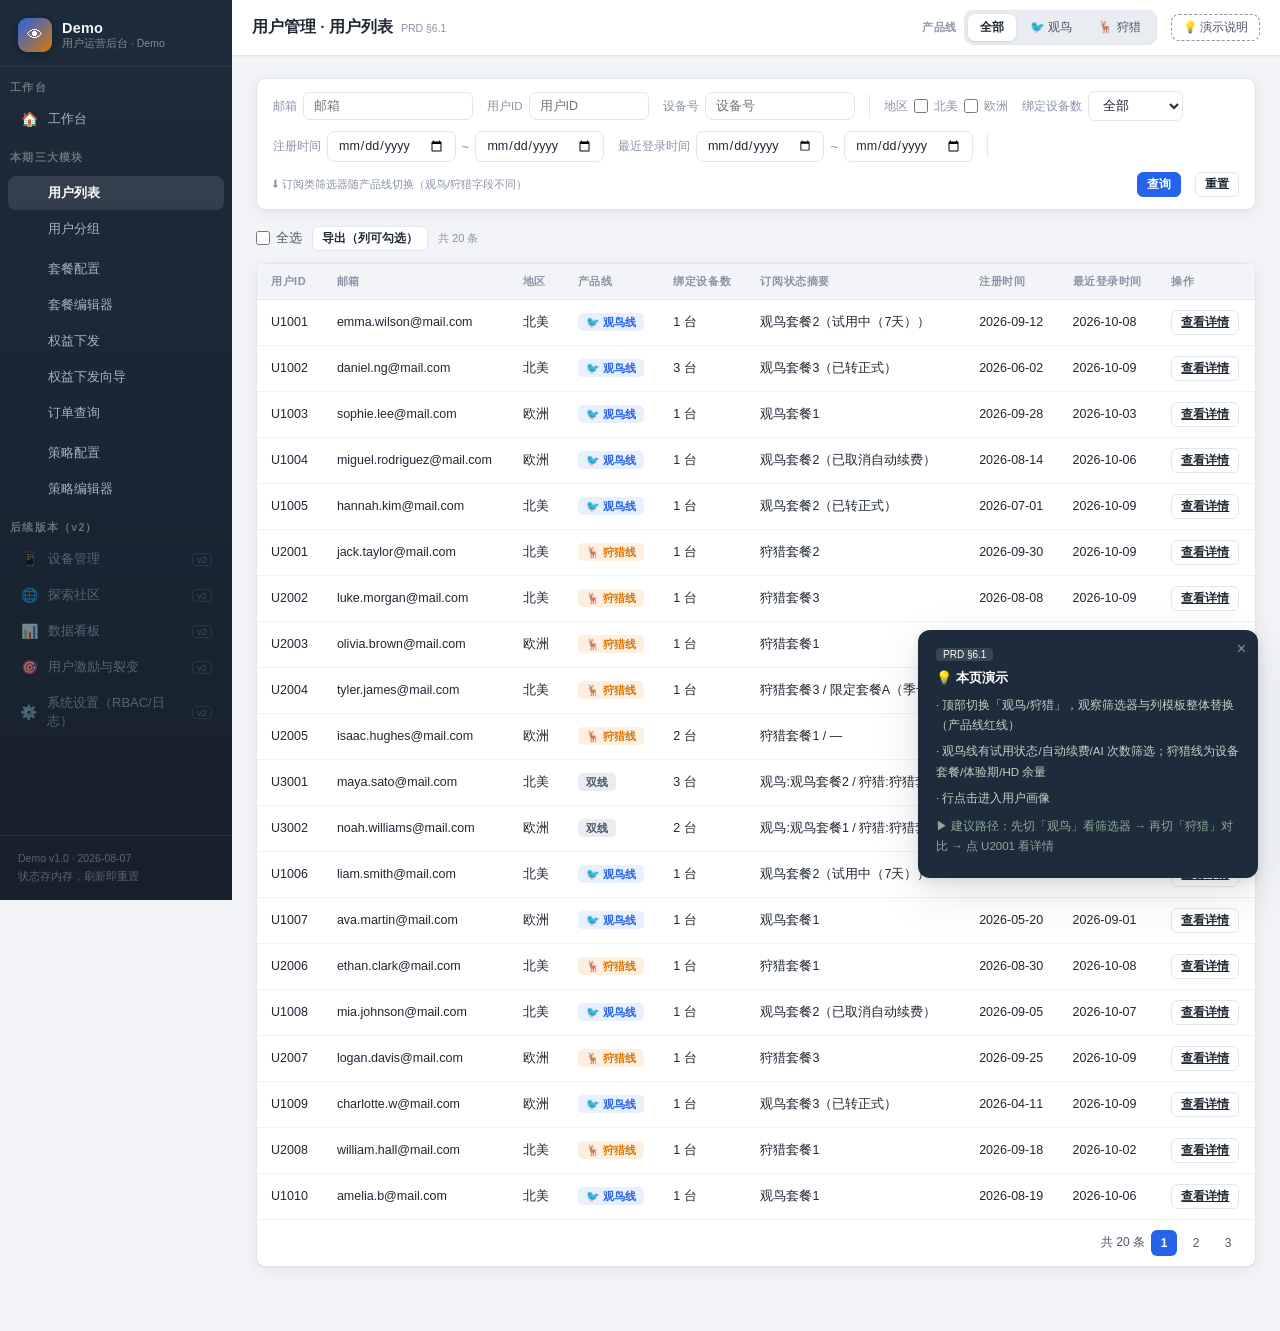
<file: users-list.html>
<!DOCTYPE html>
<html lang="zh-CN">
<head>
<meta charset="UTF-8">
<title>用户列表 · Demo 运营后台</title>
<style>
/* ============================================================
   Demo 用户运营后台 · Demo 设计系统
   美学方向：Field Station（野外工作站）—— 墨绿黑侧边栏 + 暖米白内容区
   观鸟线=森林绿 / 狩猎线=琥珀棕 / 双线中性
   技术红线：file:// 直开、零依赖、系统字体栈
   ============================================================ */

:root {
  /* 色板 */
  --bg: #f4f2ec;              /* 内容区米白 */
  --bg-deep: #edeae2;
  --panel: #ffffff;
  --sidebar: #182a22;         /* 墨绿黑 */
  --sidebar-deep: #122019;
  --sidebar-text: #a8b8ae;
  --sidebar-active: #ffffff;

  /* 品牌双色 */
  --bird: #2d6a4f;            /* 观鸟 森林绿 */
  --bird-soft: #e3eee7;
  --hunt: #a8621a;            /* 狩猎 琥珀棕 */
  --hunt-soft: #f6e9d7;

  /* 语义 */
  --ink: #23201a;             /* 主文本暖黑 */
  --ink-2: #57524a;           /* 次文本 */
  --ink-3: #8a857c;           /* 弱文本 */
  --line: #e2dfd6;            /* 边框 */
  --line-soft: #edeae2;

  /* 状态 */
  --ok: #2d6a4f;
  --warn: #b45309;
  --danger: #b3261e;
  --info: #3a5f8a;

  --radius: 10px;
  --radius-sm: 7px;
  --shadow: 0 1px 2px rgba(35,32,26,.05), 0 4px 16px rgba(35,32,26,.06);
  --shadow-lg: 0 4px 12px rgba(35,32,26,.10), 0 16px 48px rgba(35,32,26,.12);

  --font: -apple-system, BlinkMacSystemFont,  "PingFang SC",
          "Hiragino Sans GB", "Microsoft YaHei", "Segoe UI", sans-serif;
  --mono: "SF Mono", ui-monospace, Menlo, Consolas, monospace;
}

* { margin: 0; padding: 0; box-sizing: border-box; }

html, body { height: 100%; }

body {
  font-family: var(--font);
  font-size: 13.5px;
  color: var(--ink);
  background: var(--bg);
  -webkit-font-smoothing: antialiased;
}

/* ============ 布局骨架 ============ */
.layout { display: flex; min-height: 100vh; }

.sidebar {
  width: 232px; flex-shrink: 0;
  background: linear-gradient(180deg, var(--sidebar) 0%, var(--sidebar-deep) 100%);
  color: var(--sidebar-text);
  display: flex; flex-direction: column;
  position: sticky; top: 0; height: 100vh; overflow-y: auto;
}

.sidebar-brand {
  display: flex; align-items: center; gap: 10px;
  padding: 18px 18px 14px;
  border-bottom: 1px solid rgba(255,255,255,.07);
}

.brand-mark {
  width: 34px; height: 34px; border-radius: 9px;
  background: linear-gradient(135deg, var(--bird), var(--hunt));
  display: flex; align-items: center; justify-content: center;
  font-size: 16px; color: #fff;
  box-shadow: 0 2px 8px rgba(0,0,0,.3);
}

.brand-name { color: #f2f5f1; font-size: 14.5px; font-weight: 700; letter-spacing: .2px; }
.brand-sub { font-size: 10.5px; color: rgba(255,255,255,.45); margin-top: 1px; }

.nav-group { padding: 14px 10px 6px; font-size: 10.5px; letter-spacing: .12em; color: rgba(255,255,255,.35); font-weight: 600; }

.nav-item {
  display: flex; align-items: center; gap: 10px;
  padding: 8px 12px; margin: 1px 8px;
  border-radius: 8px; cursor: pointer;
  font-size: 13px; color: var(--sidebar-text);
  text-decoration: none; transition: background .15s, color .15s;
}
.nav-item:hover { background: rgba(255,255,255,.06); color: #d6e0d8; }
.nav-item.active { background: rgba(255,255,255,.10); color: var(--sidebar-active); font-weight: 600; }
.nav-item.v2 { opacity: .45; cursor: not-allowed; }
.nav-item.v2:hover { background: transparent; color: var(--sidebar-text); }
.nav-item .badge-v2 { margin-left: auto; font-size: 9.5px; color: rgba(255,255,255,.4); border: 1px solid rgba(255,255,255,.18); border-radius: 4px; padding: 0 4px; }
.nav-icon { width: 18px; text-align: center; font-size: 14px; }

.sidebar-foot {
  margin-top: auto; padding: 14px 18px;
  font-size: 10.5px; color: rgba(255,255,255,.3);
  border-top: 1px solid rgba(255,255,255,.07);
  line-height: 1.7;
}

/* 主区 */
.main { flex: 1; min-width: 0; display: flex; flex-direction: column; }

.topbar {
  height: 56px; background: var(--panel);
  border-bottom: 1px solid var(--line);
  display: flex; align-items: center; gap: 14px;
  padding: 0 20px; position: sticky; top: 0; z-index: 40;
  box-shadow: 0 1px 0 rgba(35,32,26,.03);
}

.page-title { font-size: 15.5px; font-weight: 700; margin-right: auto; white-space: nowrap; }
.page-title .prd-ref { font-size: 10.5px; color: var(--ink-3); font-weight: 400; margin-left: 8px; }

.content { padding: 22px 24px 48px; max-width: 1440px; width: 100%; margin: 0 auto; }

/* ============ 顶部切换器 ============ */
.seg {
  display: inline-flex; background: var(--bg-deep);
  border: 1px solid var(--line); border-radius: 9px; padding: 3px; gap: 2px;
}
.seg button {
  border: 0; background: transparent; cursor: pointer;
  font-size: 12px; padding: 5px 12px; border-radius: 7px;
  color: var(--ink-2); font-family: var(--font); transition: all .15s;
}
.seg button:hover { color: var(--ink); }
.seg button.on { background: var(--panel); color: var(--ink); font-weight: 600; box-shadow: 0 1px 3px rgba(35,32,26,.12); }

/* 产品线专用分段控件 */
.seg-pl button.on[data-pl="bird"] { background: var(--bird); color: #fff; }
.seg-pl button.on[data-pl="hunt"] { background: var(--hunt); color: #fff; }

/* 角色切换器 */
.role-switch {
  display: flex; align-items: center; gap: 8px;
  font-size: 12px; color: var(--ink-2);
}
.role-switch .seg button.on { background: var(--sidebar); color: #fff; }

/* 演示说明按钮 */
.demo-btn {
  border: 1px dashed var(--ink-3); background: transparent; color: var(--ink-2);
  font-size: 11.5px; padding: 5px 11px; border-radius: 8px; cursor: pointer;
  font-family: var(--font); transition: all .15s;
}
.demo-btn:hover { border-color: var(--ink); color: var(--ink); }

/* 切换器标签 */
.switch-label { font-size: 10.5px; color: var(--ink-3); font-weight: 600; letter-spacing: .06em; }

.topbar-seg { display: flex; align-items: center; gap: 7px; }

/* ============ 卡片与布局 ============ */
.card {
  background: var(--panel); border: 1px solid var(--line);
  border-radius: var(--radius); box-shadow: var(--shadow);
  margin-bottom: 16px;
}
.card-head {
  display: flex; align-items: center; gap: 10px;
  padding: 13px 18px; border-bottom: 1px solid var(--line-soft);
}
.card-head h3 { font-size: 13.5px; font-weight: 700; }
.card-head .desc { font-size: 11.5px; color: var(--ink-3); }
.card-body { padding: 18px; }

/* ============ 筛选栏 ============ */
.filter-bar {
  display: flex; flex-wrap: wrap; gap: 10px 14px; align-items: center;
  background: var(--panel); border: 1px solid var(--line);
  border-radius: var(--radius); padding: 12px 16px; margin-bottom: 16px;
  box-shadow: var(--shadow);
}
.filter-item { display: flex; align-items: center; gap: 6px; }
.filter-item label { font-size: 11.5px; color: var(--ink-3); white-space: nowrap; }
.filter-divider { width: 1px; height: 24px; background: var(--line); }

/* ============ 表单控件 ============ */
input[type="text"], input[type="number"], input[type="date"], input[type="email"], input[type="search"], select, textarea {
  font-family: var(--font); font-size: 12.5px; color: var(--ink);
  border: 1px solid var(--line); border-radius: 7px;
  padding: 6px 10px; background: #fff; outline: none;
  transition: border-color .15s, box-shadow .15s;
}
input:focus, select:focus, textarea:focus { border-color: var(--ink-2); box-shadow: 0 0 0 3px rgba(35,32,26,.06); }
select { cursor: pointer; }
textarea { resize: vertical; line-height: 1.6; }

.checkbox-line { display: flex; align-items: center; gap: 6px; font-size: 12.5px; color: var(--ink-2); cursor: pointer; }
.checkbox-line input { accent-color: var(--bird); width: 14px; height: 14px; cursor: pointer; }

/* ============ 按钮 ============ */
.btn {
  display: inline-flex; align-items: center; gap: 6px;
  border: 1px solid var(--line); background: var(--panel);
  color: var(--ink); font-size: 12.5px; font-weight: 600;
  padding: 7px 14px; border-radius: 8px; cursor: pointer;
  font-family: var(--font); transition: all .15s;
}
.btn:hover { border-color: var(--ink-2); background: var(--bg); }
.btn:active { transform: translateY(1px); }
.btn-primary { background: var(--bird); border-color: var(--bird); color: #fff; }
.btn-primary:hover { background: #245741; border-color: #245741; }
.btn-hunt { background: var(--hunt); border-color: var(--hunt); color: #fff; }
.btn-hunt:hover { background: #8f5414; border-color: #8f5414; }
.btn-danger { background: #fff; border-color: #d8b9b6; color: var(--danger); }
.btn-danger:hover { border-color: var(--danger); background: #fdf1f0; }
.btn-ghost { background: transparent; border-color: transparent; color: var(--ink-2); }
.btn-ghost:hover { background: var(--bg); color: var(--ink); }
.btn-sm { padding: 4px 9px; font-size: 11.5px; border-radius: 6px; }
.btn:disabled { opacity: .45; cursor: not-allowed; }

/* ============ 表格 ============ */
.table-wrap { overflow-x: auto; border-radius: 0 0 var(--radius) var(--radius); }
table.table { width: 100%; border-collapse: collapse; font-size: 12.5px; }
.table th {
  text-align: left; font-size: 11px; font-weight: 600; letter-spacing: .05em;
  color: var(--ink-3); text-transform: uppercase;
  padding: 10px 14px; border-bottom: 1px solid var(--line);
  background: var(--bg); white-space: nowrap;
}
.table td {
  padding: 10px 14px; border-bottom: 1px solid var(--line-soft);
  color: var(--ink); vertical-align: middle;
}
.table tbody tr:last-child td { border-bottom: 0; }
.table tbody tr { transition: background .12s; }
.table tbody tr:hover { background: #faf8f3; }
.table td.mono, .table .mono { font-family: var(--mono); font-size: 11.5px; }
.table .num { font-variant-numeric: tabular-nums; }
.table .empty { text-align: center; color: var(--ink-3); padding: 40px 0; font-size: 12.5px; }

/* ============ 徽章 ============ */
.badge {
  display: inline-flex; align-items: center; gap: 5px;
  font-size: 11px; font-weight: 600; padding: 2.5px 9px; border-radius: 20px;
  white-space: nowrap;
}
.badge::before { content: ""; width: 5px; height: 5px; border-radius: 50%; background: currentColor; }
.badge-gray { background: #f0eee8; color: #6b665d; }
.badge-blue { background: #e6edf5; color: var(--info); }
.badge-green { background: var(--bird-soft); color: var(--bird); }
.badge-orange { background: var(--hunt-soft); color: var(--hunt); }
.badge-red { background: #fbeae8; color: var(--danger); }
.badge-pl { background: var(--bird-soft); color: var(--bird); }
.badge-pl.hunt { background: var(--hunt-soft); color: var(--hunt); }
.badge-pl.both { background: #e9e6df; color: #57524a; }

/* 产品线标签（列表内） */
.pl-tag {
  display: inline-flex; align-items: center; gap: 5px;
  font-size: 11px; padding: 1.5px 8px; border-radius: 5px; font-weight: 600;
}
.pl-tag.bird { background: var(--bird-soft); color: var(--bird); }
.pl-tag.hunt { background: var(--hunt-soft); color: var(--hunt); }
.pl-tag.both { background: #e9e6df; color: #57524a; }

/* ============ 分页 ============ */
.pager {
  display: flex; align-items: center; gap: 6px; justify-content: flex-end;
  padding: 10px 14px; border-top: 1px solid var(--line-soft);
  font-size: 12px; color: var(--ink-2);
}
.pager .page { width: 26px; height: 26px; display: flex; align-items: center; justify-content: center; border-radius: 6px; cursor: pointer; border: 1px solid transparent; }
.pager .page:hover { border-color: var(--line); }
.pager .page.on { background: var(--bird); color: #fff; font-weight: 600; }

/* ============ 步骤条 ============ */
.steps { display: flex; align-items: center; margin: 0 0 22px; }
.step { display: flex; align-items: center; gap: 9px; }
.step-dot {
  width: 26px; height: 26px; border-radius: 50%;
  display: flex; align-items: center; justify-content: center;
  font-size: 12px; font-weight: 700;
  background: var(--bg-deep); color: var(--ink-3); border: 1.5px solid var(--line);
  transition: all .2s;
}
.step-label { font-size: 12px; color: var(--ink-3); font-weight: 600; }
.step.on .step-dot { background: var(--bird); border-color: var(--bird); color: #fff; }
.step.on .step-label { color: var(--ink); }
.step.done .step-dot { background: var(--bird-soft); border-color: var(--bird); color: var(--bird); }
.step.done .step-label { color: var(--ink-2); }
.step-line { flex: 1; height: 1.5px; background: var(--line); margin: 0 14px; min-width: 24px; }
.step-line.done { background: var(--bird); }

/* ============ Tabs ============ */
.tabs { display: flex; gap: 2px; border-bottom: 1.5px solid var(--line); margin-bottom: 18px; }
.tab {
  padding: 9px 16px; font-size: 12.5px; color: var(--ink-2); cursor: pointer;
  border-bottom: 2.5px solid transparent; margin-bottom: -1.5px; font-weight: 600;
  transition: color .15s;
}
.tab:hover { color: var(--ink); }
.tab.on { color: var(--bird); border-bottom-color: var(--bird); }
.tab .hint { font-size: 10px; color: var(--ink-3); font-weight: 400; margin-left: 4px; }

/* ============ 弹窗 ============ */
.modal-mask {
  position: fixed; inset: 0; background: rgba(20,16,10,.45);
  display: flex; align-items: center; justify-content: center; z-index: 100;
  animation: fadeIn .15s ease-out;
}
.modal {
  background: var(--panel); border-radius: 14px; box-shadow: var(--shadow-lg);
  width: 520px; max-width: 92vw; max-height: 86vh; overflow-y: auto;
  animation: popIn .18s cubic-bezier(.2,.9,.3,1.2);
}
.modal-head { padding: 16px 20px 12px; border-bottom: 1px solid var(--line-soft); font-weight: 700; font-size: 14px; display: flex; align-items: center; }
.modal-head .close { margin-left: auto; cursor: pointer; color: var(--ink-3); font-size: 18px; background: none; border: 0; }
.modal-body { padding: 18px 20px; }
.modal-foot { padding: 13px 20px; border-top: 1px solid var(--line-soft); display: flex; justify-content: flex-end; gap: 10px; }

/* ============ Toast ============ */
#toast-root { position: fixed; top: 70px; right: 20px; z-index: 200; display: flex; flex-direction: column; gap: 8px; }
.toast {
  background: var(--sidebar); color: #eef3ee; font-size: 12.5px;
  padding: 11px 16px; border-radius: 9px; box-shadow: var(--shadow-lg);
  display: flex; align-items: center; gap: 9px; animation: slideIn .25s ease-out;
  max-width: 380px;
}
.toast.ok { border-left: 3px solid #4f9d77; }
.toast.warn { border-left: 3px solid #d9933a; }
.toast.err { border-left: 3px solid #e05c53; }

/* ============ 审批面板 ============ */
.approval-panel {
  background: var(--panel); border: 1px solid var(--line); border-radius: var(--radius);
  box-shadow: var(--shadow); margin-bottom: 16px; overflow: hidden;
}
.approval-panel .ap-head {
  display: flex; align-items: center; gap: 10px;
  padding: 12px 18px; background: var(--sidebar); color: #eef3ee;
  font-size: 12.5px; font-weight: 600;
}
.approval-panel .ap-item {
  display: flex; align-items: center; gap: 12px;
  padding: 12px 18px; border-bottom: 1px solid var(--line-soft); font-size: 12.5px;
}
.approval-panel .ap-item:last-child { border-bottom: 0; }
.ap-action { margin-left: auto; display: flex; gap: 8px; }

/* ============ 编辑器分区 ============ */
.form-section { margin-bottom: 22px; }
.form-section > h4 {
  font-size: 12px; font-weight: 700; letter-spacing: .04em;
  color: var(--ink-2); margin-bottom: 12px;
  display: flex; align-items: center; gap: 8px;
}
.form-section > h4::after { content: ""; flex: 1; height: 1px; background: var(--line); }
.form-grid { display: grid; grid-template-columns: repeat(auto-fill, minmax(230px, 1fr)); gap: 14px 18px; }
.form-field { display: flex; flex-direction: column; gap: 5px; }
.form-field > label { font-size: 11.5px; color: var(--ink-3); font-weight: 600; }
.form-field .req { color: var(--danger); margin-left: 2px; }
.form-field .help { font-size: 10.5px; color: var(--ink-3); line-height: 1.5; }
.form-field input, .form-field select, .form-field textarea { width: 100%; }

/* 多语言 Tab 小控件 */
.lang-tabs { display: flex; gap: 4px; margin-bottom: 8px; }
.lang-tab {
  font-size: 11px; padding: 3px 10px; border-radius: 6px; cursor: pointer;
  border: 1px solid var(--line); background: var(--panel); color: var(--ink-2); font-weight: 600;
}
.lang-tab.on { background: var(--sidebar); border-color: var(--sidebar); color: #fff; }
.lang-fallback { font-size: 10.5px; color: var(--ink-3); }

/* ============ 条件树（人群包编辑器） ============ */
.cond-group {
  border: 1.5px solid var(--line); border-radius: var(--radius);
  margin-bottom: 12px; overflow: hidden;
}
.cond-group .cg-head {
  display: flex; align-items: center; gap: 8px;
  background: var(--bg); padding: 8px 14px; font-size: 12px; font-weight: 700;
  border-bottom: 1px solid var(--line-soft);
}
.cond-group .cg-body { padding: 12px 14px; display: flex; flex-direction: column; gap: 9px; }
.cond-row { display: flex; align-items: center; gap: 8px; flex-wrap: wrap; }
.cond-row select, .cond-row input { padding: 5px 9px; }
.cond-ops { display: flex; gap: 6px; align-items: center; font-size: 11.5px; color: var(--ink-2); }

/* ============ 统计卡 ============ */
.stat-row { display: grid; grid-template-columns: repeat(auto-fit, minmax(180px, 1fr)); gap: 14px; margin-bottom: 18px; }
.stat-card {
  background: var(--panel); border: 1px solid var(--line); border-radius: var(--radius);
  padding: 14px 16px; box-shadow: var(--shadow);
}
.stat-card .sc-label { font-size: 11px; color: var(--ink-3); font-weight: 600; letter-spacing: .04em; }
.stat-card .sc-value { font-size: 24px; font-weight: 800; margin-top: 6px; font-variant-numeric: tabular-nums; letter-spacing: -.02em; }
.stat-card .sc-value small { font-size: 12px; font-weight: 600; color: var(--ink-3); }
.stat-card .sc-delta { font-size: 11px; margin-top: 4px; }
.stat-card .sc-delta.up { color: var(--ok); }
.stat-card .sc-delta.down { color: var(--danger); }

/* ============ 设备卡片（狩猎线画像） ============ */
.device-card {
  border: 1px solid var(--line); border-radius: var(--radius); padding: 12px 14px;
  display: flex; flex-direction: column; gap: 7px; background: #fdfcf9;
}
.device-card .dc-head { display: flex; align-items: center; gap: 8px; font-weight: 700; font-size: 12.5px; }
.device-card .dc-row { display: flex; justify-content: space-between; font-size: 12px; color: var(--ink-2); }
.device-card .dc-row b { color: var(--ink); font-weight: 600; }

/* ============ 渠道卡片 ============ */
.channel-grid { display: grid; grid-template-columns: repeat(auto-fit, minmax(300px, 1fr)); gap: 16px; }
.channel-card { border: 1px solid var(--line); border-radius: var(--radius); background: var(--panel); box-shadow: var(--shadow); overflow: hidden; }
.channel-card .cc-head {
  padding: 12px 16px; font-weight: 700; font-size: 13px;
  display: flex; align-items: center; gap: 9px;
  border-bottom: 1px solid var(--line-soft);
}
.channel-card .cc-body { padding: 14px 16px; display: flex; flex-direction: column; gap: 11px; }

/* ============ 演示说明浮层 ============ */
.demo-pop {
  position: fixed; right: 22px; bottom: 22px; width: 340px; z-index: 150;
  background: var(--sidebar); color: #e8eee9; border-radius: 12px;
  box-shadow: var(--shadow-lg); padding: 16px 18px; animation: slideUp .25s ease-out;
}
.demo-pop h4 { font-size: 13px; font-weight: 700; margin-bottom: 8px; color: #fff; display: flex; align-items: center; gap: 8px; }
.demo-pop p { font-size: 11.5px; line-height: 1.75; color: #c4d1c8; margin-bottom: 6px; }
.demo-pop .demo-close { position: absolute; top: 10px; right: 12px; color: rgba(255,255,255,.5); cursor: pointer; background: none; border: 0; font-size: 16px; }
.demo-pop .prd-tag { display: inline-block; font-size: 10px; background: rgba(255,255,255,.12); border-radius: 4px; padding: 1px 7px; margin-bottom: 8px; color: #fff; }

/* ============ 信息条 ============ */
.notice {
  display: flex; gap: 9px; align-items: flex-start;
  background: #eef2ee; border: 1px solid #d5e0d8; color: var(--ink-2);
  border-radius: 8px; padding: 10px 14px; font-size: 12px; line-height: 1.65;
  margin-bottom: 16px;
}
.notice.warn { background: var(--hunt-soft); border-color: #ecd9bd; }
.notice.red { background: #fbeae8; border-color: #e8c8c4; }
.notice .ni { flex-shrink: 0; }

/* ============ 空态 ============ */
.empty-state { text-align: center; padding: 60px 20px; color: var(--ink-3); }
.empty-state .es-icon { font-size: 38px; margin-bottom: 12px; opacity: .5; }
.empty-state p { font-size: 13px; }

/* ============ 动画 ============ */
@keyframes fadeIn { from { opacity: 0; } to { opacity: 1; } }
@keyframes popIn { from { opacity: 0; transform: scale(.96); } to { opacity: 1; transform: scale(1); } }
@keyframes slideIn { from { opacity: 0; transform: translateX(16px); } to { opacity: 1; transform: translateX(0); } }
@keyframes slideUp { from { opacity: 0; transform: translateY(14px); } to { opacity: 1; transform: translateY(0); } }
@keyframes pulse { 0%,100% { opacity: 1; } 50% { opacity: .45; } }
.pulse { animation: pulse 1.6s ease-in-out infinite; }

/* 页面进入动画 */
.content { animation: fadeIn .25s ease-out; }

/* ============ 滚动条 ============ */
::-webkit-scrollbar { width: 9px; height: 9px; }
::-webkit-scrollbar-thumb { background: #cfcbc2; border-radius: 5px; border: 2px solid var(--bg); }
::-webkit-scrollbar-track { background: transparent; }
.sidebar::-webkit-scrollbar-thumb { background: rgba(255,255,255,.14); border: 2px solid var(--sidebar); }

/* ============ 响应式（评审主为桌面，仅兜底） ============ */
@media (max-width: 1100px) {
  .topbar { flex-wrap: wrap; height: auto; padding: 10px 16px; gap: 8px; }
  .page-title { margin-right: 0; width: 100%; }
  .content { padding: 16px; }
}

</style>
<style>
/* ============================================================
   Demo 用户运营后台 · 通用后台风格（蓝白）配色试点
   试点范围：用户列表（users-list）+ 用户画像（user-detail）
   实现方式：覆盖 common.css 的 CSS 变量 + 少量硬编码色
   效果确认后再决定是否全站推广
   ============================================================ */

:root {
  /* 色板 */
  --bg: #f2f4f7;              /* 内容区蓝灰白 */
  --bg-deep: #e9edf2;
  --panel: #ffffff;
  --sidebar: #1d2b3a;         /* 深蓝灰 */
  --sidebar-deep: #16202c;
  --sidebar-text: #a3b2c5;
  --sidebar-active: #ffffff;

  /* 品牌双色（通用后台以主蓝为主） */
  --bird: #2563eb;            /* 主蓝 */
  --bird-soft: #e8effd;
  --hunt: #d97706;            /* 琥珀橙 */
  --hunt-soft: #fdf0e0;

  /* 语义 */
  --ink: #1f2733;             /* 主文本冷黑 */
  --ink-2: #4b5565;
  --ink-3: #8a93a6;
  --line: #e2e7ee;
  --line-soft: #eef1f5;

  /* 状态 */
  --ok: #16a34a;
  --warn: #d97706;
  --danger: #dc2626;
  --info: #2563eb;

  --shadow: 0 1px 2px rgba(31,39,51,.05), 0 4px 16px rgba(31,39,51,.06);
  --shadow-lg: 0 4px 12px rgba(31,39,51,.10), 0 16px 48px rgba(31,39,51,.12);
}

/* 硬编码色覆盖（common.css 未走变量的部分） */
.btn-primary:hover { background: #1d4ed8; border-color: #1d4ed8; }
.btn-hunt:hover { background: #b45309; border-color: #b45309; }
.table tbody tr:hover { background: #f5f7fb; }
.badge-gray { background: #eef1f5; color: #5b6b7f; }
.badge-pl.both, .pl-tag.both { background: #e9edf2; color: #4b5565; }
.toast.ok { border-left-color: #22c55e; }
.toast.warn { border-left-color: #f59e0b; }
.toast.err { border-left-color: #ef4444; }
::-webkit-scrollbar-thumb { background: #c3cad6; border-color: var(--bg); }

</style>
</head>
<body>
<script>
/* ============================================================
   Demo 用户运营后台 · Demo mock 数据
   值严格对齐背景文档 §5（套餐价格/权益量）
   技术红线：普通全局变量，不 fetch、不 module
   ============================================================ */
window.PLData = {
  version: '2026-08-07',

  /* ---------- 产品线 ---------- */
  productLines: [
    { key: 'bird', name: '观鸟线', model: 'K3' },
    { key: 'hunt', name: '狩猎线', model: 'TL300' },
  ],

  /* ---------- 套餐（两线全量；状态机：草稿/待上架/已上架；refPack=定向可见引用分组；schedule=上架方式） ---------- */
  plans: {
    bird: [
      { id: 'BP01', name: { en: 'Bird Plan 1', zh: '观鸟套餐1' }, tier: '观鸟套餐1', price: null, annual: null, perks: ['基础功能（演示数据）'], status: '已上架', schedule: '立即' },
      { id: 'BP02', name: { en: 'Bird Plan 2', zh: '观鸟套餐2' }, tier: '观鸟套餐2', price: 1.11, annual: 11.11, perks: ['标准权益组合（演示数据）'], status: '已上架', schedule: '立即' },
      { id: 'BP03', name: { en: 'Bird Plan 3', zh: '观鸟套餐3' }, tier: '观鸟套餐3', price: 2.22, annual: 22.22, perks: ['高配权益组合（演示数据）'], status: '已上架', schedule: '立即' },
      { id: 'BP04', name: { en: 'Bird Plan 3 Early', zh: '观鸟套餐3早鸟版' }, tier: '观鸟套餐3', price: 2.00, annual: 20.00, perks: ['同观鸟套餐3权益（演示数据）'], status: '草稿', schedule: '定时', refPack: 'P003' },
    ],
    hunt: [
      { id: 'HP01', name: { en: 'Hunt Plan 1', zh: '狩猎套餐1' }, tier: '狩猎套餐1', price: 3.33, renewPrice: 2.22, annual: 33.33, annualSale: 22.22, perks: ['标准权益组合（演示数据）'], status: '已上架', schedule: '立即' },
      { id: 'HP02', name: { en: 'Hunt Plan 2', zh: '狩猎套餐2' }, tier: '狩猎套餐2', price: 4.44, renewPrice: 3.33, annual: 44.44, annualSale: 33.33, perks: ['标准权益组合（演示数据）'], status: '已上架', schedule: '立即' },
      { id: 'HP03', name: { en: 'Hunt Plan 3', zh: '狩猎套餐3' }, tier: '狩猎套餐3', price: 5.55, renewPrice: 4.44, annual: 55.55, annualSale: 44.44, perks: ['高配权益组合（演示数据）'], status: '已上架', schedule: '立即' },
      /* 限定套餐（仅狩猎） */
      { id: 'HP10', name: { en: 'Hunt Plan 1 Special', zh: '狩猎套餐1特惠' }, tier: '狩猎套餐1', price: 2.00, annual: 20.00, limited: true, campaign: '限时活动', window: '2026-11-21 ~ 2026-12-02', perks: ['同狩猎套餐1权益（演示数据）'], status: '待上架', schedule: '定时', refPack: 'P001' },
      { id: 'HP11', name: { en: 'Hunt Plan 2 Special', zh: '狩猎套餐2特惠' }, tier: '狩猎套餐2', price: 3.00, annual: 30.00, limited: true, campaign: '限时活动', window: '2026-11-21 ~ 2026-12-02', perks: ['同狩猎套餐2权益（演示数据）'], status: '待上架', schedule: '定时' },
      { id: 'HP12', name: { en: 'Hunt Plan 3 Special', zh: '狩猎套餐3特惠' }, tier: '狩猎套餐3', price: 4.00, annual: 40.00, limited: true, campaign: '限时活动', window: '2026-11-21 ~ 2026-12-02', perks: ['同狩猎套餐3权益（演示数据）'], status: '待上架', schedule: '定时' },
      { id: 'HP13', name: { en: 'Seasonal Plan A', zh: '限定套餐A（季卡）' }, tier: '限定套餐A', price: 6.66, duration: '6 个月', limited: true, campaign: '限时活动', window: '2026-10-15 ~ 2027-03-31', perks: ['限时权益组合（演示数据）'], status: '待上架', schedule: '定时', refPack: 'P002' },
      { id: 'HP14', name: { en: 'Seasonal Plan B', zh: '限定套餐B（季卡）' }, tier: '限定套餐B', price: 8.88, duration: '6 个月', limited: true, campaign: '限时活动', window: '2026-10-15 ~ 2027-03-31', perks: ['限时高配权益组合（演示数据）'], status: '草稿', schedule: '定时' },
    ],
    /* AI权益包（狩猎独立 AI 权益） */
    aiButler: { price: 0.99, annual: 8.99, desc: 'AI 增值权益（演示数据）' },
    /* 加油包 */
    booster: {
      bird: [
        { id: 'BB01', name: '存储权益包', price: 0.99, unit: '/月', desc: '存储空间增值（演示数据）' },
        { id: 'BB02', name: '设备权益包', price: 0.99, unit: '/月/台', desc: '设备数量增值（演示数据）' },
        { id: 'BB03', name: 'AI调用包', price: 0.99, unit: '/月', desc: 'AI 调用次数增值（演示数据）' },
      ],
      hunt: [
        { id: 'HB01', name: '影像权益包', price: 0.99, unit: '/100 张', desc: '账号内共享（演示数据）', ownership: '账号级' },
        { id: 'HB02', name: 'AI调用包', price: 0.99, unit: '/300 次', desc: 'AI 调用补充（演示数据）' },
      ],
    },
  },

  /* ---------- 用户（20 条，含观鸟典型/狩猎典型/双机用户） ----------
     注：sub = 观鸟账号级订阅（含 period/purchaseAt/gifts 队列赠送权益）
         subPerDevice = 狩猎设备级套餐（一条一设备一套餐，同一 SN 可多条=多套餐生效）
         subHistory = 历史订阅（观鸟条目 sn 为空；狩猎条目带 sn）
         accountBenefits = 账号级共享权益（观鸟加油包 & 狩猎权益包，带 pl 区分） */
  users: [
    { id: 'U1001', email: 'emma.wilson@mail.com', region: '北美', pl: 'bird', createdAt: '2026-09-12', lastActive: '2026-10-08', devices: [{ sn: 'K3-B2F7A01', model: 'K3', activated: '2026-09-12', bound: true }], sub: { tier: '观鸟套餐2', trial: '试用中（7天）', autoRenew: true, expireAt: '2026-10-20', aiRemaining: 288, storageUsed: '3.2/10GB', period: '月付', purchaseAt: '2026-10-08', gifts: [{ name: '观鸟套餐2 30 天赠送', grantedAt: '2026-10-02' }] }, subHistory: [{ pl: 'bird', model: 'K3', sn: '', tier: '观鸟套餐1', period: '—', purchasedAt: '2026-09-12' }, { pl: 'bird', model: 'K3', sn: '', tier: '观鸟套餐2', period: '月付', purchasedAt: '2026-10-08' }], accountBenefits: [{ pl: 'bird', name: 'AI调用包', price: 0.99, period: '月付', usage: '已用 12/300 次' }], tags: ['K3开卖活动'], packs: ['P003'], freeze: false },
    { id: 'U1002', email: 'daniel.ng@mail.com', region: '北美', pl: 'bird', createdAt: '2026-06-02', lastActive: '2026-10-09', devices: [{ sn: 'K3-A1C9D02', model: 'K3', activated: '2026-06-02', bound: true }, { sn: 'K3-A1C9D03', model: 'K3', activated: '2026-07-15', bound: true }, { sn: 'K3-A1C9D04', model: 'K3', activated: '2026-08-20', bound: true }], sub: { tier: '观鸟套餐3', trial: '已转正式', autoRenew: true, expireAt: '2027-06-02', aiRemaining: 620, storageUsed: '12.4/20GB', period: '年付', purchaseAt: '2026-08-02', gifts: [{ name: '观鸟套餐3 30 天赠送', grantedAt: '2026-08-01' }] }, subHistory: [{ pl: 'bird', model: 'K3', sn: '', tier: '观鸟套餐1', period: '—', purchasedAt: '2026-06-02' }, { pl: 'bird', model: 'K3', sn: '', tier: '观鸟套餐2', period: '月付', purchasedAt: '2026-07-02' }, { pl: 'bird', model: 'K3', sn: '', tier: '观鸟套餐3', period: '年付', purchasedAt: '2026-08-02' }], accountBenefits: [{ pl: 'bird', name: '存储权益包', price: 0.99, period: '月付', usage: '永久收藏 已用 4/100 格' }, { pl: 'bird', name: 'AI调用包', price: 0.99, period: '月付', usage: '已用 380/300 次' }], tags: ['高价值用户', '多设备'], packs: [], freeze: false },
    { id: 'U1003', email: 'sophie.lee@mail.com', region: '欧洲', pl: 'bird', createdAt: '2026-09-28', lastActive: '2026-10-03', devices: [{ sn: 'K3-B2F7A11', model: 'K3', activated: '2026-09-28', bound: true }], sub: { tier: '观鸟套餐1', trial: '—', autoRenew: false, expireAt: '—', aiRemaining: 12, storageUsed: '0.8/1GB', period: '—', purchaseAt: '—', gifts: [] }, subHistory: [], accountBenefits: [], tags: [], packs: ['P005'], freeze: false },
    { id: 'U1004', email: 'miguel.rodriguez@mail.com', region: '欧洲', pl: 'bird', createdAt: '2026-08-14', lastActive: '2026-10-06', devices: [{ sn: 'K3-C3E5B21', model: 'K3', activated: '2026-08-14', bound: true }], sub: { tier: '观鸟套餐2', trial: '已取消自动续费', autoRenew: false, expireAt: '2026-11-14', aiRemaining: 45, storageUsed: '8.9/10GB', period: '月付', purchaseAt: '2026-09-14', gifts: [] }, subHistory: [{ pl: 'bird', model: 'K3', sn: '', tier: '观鸟套餐1', period: '—', purchasedAt: '2026-08-14' }, { pl: 'bird', model: 'K3', sn: '', tier: '观鸟套餐2', period: '月付', purchasedAt: '2026-09-14' }], accountBenefits: [{ pl: 'bird', name: 'AI调用包', price: 0.99, period: '月付', usage: '已用 255/300 次' }], tags: ['流失风险'], packs: ['P002'], freeze: false },
    { id: 'U1005', email: 'hannah.kim@mail.com', region: '北美', pl: 'bird', createdAt: '2026-07-01', lastActive: '2026-10-09', devices: [{ sn: 'K3-D2F8C33', model: 'K3', activated: '2026-07-01', bound: true }], sub: { tier: '观鸟套餐2', trial: '已转正式', autoRenew: true, expireAt: '2027-07-01', aiRemaining: 45, storageUsed: '6.1/10GB', period: '月付', purchaseAt: '2026-08-01', gifts: [] }, subHistory: [{ pl: 'bird', model: 'K3', sn: '', tier: '观鸟套餐1', period: '—', purchasedAt: '2026-07-01' }, { pl: 'bird', model: 'K3', sn: '', tier: '观鸟套餐2', period: '月付', purchasedAt: '2026-08-01' }], accountBenefits: [], tags: [], packs: [], freeze: false },
    { id: 'U2001', email: 'jack.taylor@mail.com', region: '北美', pl: 'hunt', createdAt: '2026-09-30', lastActive: '2026-10-09', devices: [{ sn: 'TL300-00A1F1', model: 'TL300', activated: '2026-09-30', bound: true }], subPerDevice: [{ sn: 'TL300-00A1F1', tier: '狩猎套餐2', expStatus: '体验中（第10天）', expireAt: '2026-10-14', period: '体验期', purchaseAt: '—', gifts: [] }], subHistory: [], accountBenefits: [{ pl: 'hunt', name: 'AI调用包', price: 0.99, period: '月付', usage: '剩余 282/300 次' }], hdRemaining: 2, aiDialog: 18, limitedPurchases: [], tags: ['体验期'], packs: ['P001'], freeze: false },
    { id: 'U2002', email: 'luke.morgan@mail.com', region: '北美', pl: 'hunt', createdAt: '2026-08-08', lastActive: '2026-10-09', devices: [{ sn: 'TL300-00B2G2', model: 'TL300', activated: '2026-08-08', bound: true }], subPerDevice: [{ sn: 'TL300-00B2G2', tier: '狩猎套餐3', expStatus: '已转付费', expireAt: '2027-08-08', period: '年付', purchaseAt: '2026-08-08', gifts: [] }], subHistory: [{ pl: 'hunt', model: 'TL300', sn: 'TL300-00B2G2', tier: '狩猎套餐1（体验）', period: '体验期', purchasedAt: '2026-08-08' }, { pl: 'hunt', model: 'TL300', sn: 'TL300-00B2G2', tier: '狩猎套餐3', period: '年付', purchasedAt: '2026-08-08' }], accountBenefits: [{ pl: 'hunt', name: '影像权益包', price: 0.99, period: '单次（100 张）', usage: 'HD 剩余 62/100 张' }, { pl: 'hunt', name: 'AI调用包', price: 0.99, period: '月付', usage: '剩余 40/300 次' }], hdRemaining: 21, aiDialog: 260, limitedPurchases: [], tags: [], packs: [], freeze: false },
    { id: 'U2003', email: 'olivia.brown@mail.com', region: '欧洲', pl: 'hunt', createdAt: '2026-09-20', lastActive: '2026-10-05', devices: [{ sn: 'TL300-00C3H3', model: 'TL300', activated: '2026-09-20', bound: true }], subPerDevice: [{ sn: 'TL300-00C3H3', tier: '狩猎套餐1', expStatus: '体验已过期未付费', expireAt: '2026-10-04', period: '体验期', purchaseAt: '—', gifts: [] }], subHistory: [], accountBenefits: [], hdRemaining: 0, aiDialog: 0, limitedPurchases: [], tags: ['体验过期'], packs: ['P001'], freeze: false },
    { id: 'U2004', email: 'tyler.james@mail.com', region: '北美', pl: 'hunt', createdAt: '2026-07-19', lastActive: '2026-10-08', devices: [{ sn: 'TL300-00D4J4', model: 'TL300', activated: '2026-07-19', bound: true }], subPerDevice: [{ sn: 'TL300-00D4J4', tier: '狩猎套餐3', expStatus: '已转付费', expireAt: '2027-04-18', period: '年付', purchaseAt: '2026-07-19', gifts: [] }, { sn: 'TL300-00D4J4', tier: '限定套餐A（季卡）', expStatus: '已转付费', expireAt: '2027-04-17', period: '季卡', purchaseAt: '2026-10-18', gifts: [] }], subHistory: [{ pl: 'hunt', model: 'TL300', sn: 'TL300-00D4J4', tier: '狩猎套餐1（体验）', period: '体验期', purchasedAt: '2026-07-19' }, { pl: 'hunt', model: 'TL300', sn: 'TL300-00D4J4', tier: '狩猎套餐3', period: '年付', purchasedAt: '2026-07-19' }], accountBenefits: [{ pl: 'hunt', name: '影像权益包', price: 0.99, period: '单次（100 张）', usage: 'HD 剩余 8/100 张' }, { pl: 'hunt', name: 'AI调用包', price: 0.99, period: '月付', usage: '剩余 150/300 次' }], hdRemaining: 14, aiDialog: 150, limitedPurchases: [{ name: '限定套餐A（季卡）', price: 6.66, boughtAt: '2026-10-18', valid: '6 个月' }], tags: ['限定套餐用户'], packs: [], freeze: false },
    { id: 'U2005', email: 'isaac.hughes@mail.com', region: '欧洲', pl: 'hunt', createdAt: '2026-08-25', lastActive: '2026-10-07', devices: [{ sn: 'TL300-00E5K5', model: 'TL300', activated: '2026-08-25', bound: true }, { sn: 'TL300-00E5K6', model: 'TL300', activated: '2026-09-30', bound: true }], subPerDevice: [{ sn: 'TL300-00E5K5', tier: '狩猎套餐1', expStatus: '已转付费', expireAt: '2027-08-25', period: '年付', purchaseAt: '2026-08-25', gifts: [] }, { sn: 'TL300-00E5K6', tier: '—', expStatus: '体验中（第9天）', expireAt: '2026-10-14', period: '体验期', purchaseAt: '—', gifts: [] }], subHistory: [{ pl: 'hunt', model: 'TL300', sn: 'TL300-00E5K5', tier: '狩猎套餐1（体验）', period: '体验期', purchasedAt: '2026-08-25' }], accountBenefits: [{ pl: 'hunt', name: 'AI调用包', price: 0.99, period: '月付', usage: '剩余 278/300 次' }], hdRemaining: 3, aiDialog: 22, limitedPurchases: [], tags: ['双设备'], packs: [], freeze: false },
    /* 双机用户 */
    { id: 'U3001', email: 'maya.sato@mail.com', region: '北美', pl: 'both', createdAt: '2026-07-10', lastActive: '2026-10-09', devices: [{ sn: 'K3-E6F7L7', model: 'K3', activated: '2026-07-10', bound: true }, { sn: 'K3-E6F7L8', model: 'K3', activated: '2026-08-01', bound: true }, { sn: 'TL300-00F6M6', model: 'TL300', activated: '2026-09-15', bound: true }], sub: { tier: '观鸟套餐2', trial: '已转正式', autoRenew: true, expireAt: '2027-07-10', aiRemaining: 190, storageUsed: '7.7/10GB', period: '年付', purchaseAt: '2026-07-10', gifts: [{ name: '观鸟套餐2 30 天赠送', grantedAt: '2026-09-20' }] }, subPerDevice: [{ sn: 'TL300-00F6M6', tier: '狩猎套餐2', expStatus: '已转付费', expireAt: '2027-09-15', period: '年付', purchaseAt: '2026-09-15', gifts: [] }], subHistory: [{ pl: 'bird', model: 'K3', sn: '', tier: '观鸟套餐1', period: '—', purchasedAt: '2026-07-10' }, { pl: 'bird', model: 'K3', sn: '', tier: '狩猎套餐2', period: '年付', purchasedAt: '2026-07-10' }, { pl: 'hunt', model: 'TL300', sn: 'TL300-00F6M6', tier: '狩猎套餐1（体验）', period: '体验期', purchasedAt: '2026-09-15' }, { pl: 'hunt', model: 'TL300', sn: 'TL300-00F6M6', tier: '狩猎套餐2', period: '年付', purchasedAt: '2026-09-15' }], accountBenefits: [{ pl: 'bird', name: '存储权益包', price: 0.99, period: '月付', usage: '永久收藏 已用 22/100 格' }, { pl: 'hunt', name: '影像权益包', price: 0.99, period: '单次（100 张）', usage: 'HD 剩余 88/100 张' }], hdRemaining: 6, aiDialog: 88, limitedPurchases: [], tags: ['双机用户'], packs: [], freeze: false },
    { id: 'U3002', email: 'noah.williams@mail.com', region: '欧洲', pl: 'both', createdAt: '2026-08-05', lastActive: '2026-10-01', devices: [{ sn: 'K3-F8G9N9', model: 'K3', activated: '2026-08-05', bound: true }, { sn: 'TL300-00G7N7', model: 'TL300', activated: '2026-09-10', bound: true }], sub: { tier: '观鸟套餐1', trial: '—', autoRenew: false, expireAt: '—', aiRemaining: 5, storageUsed: '0.5/1GB', period: '—', purchaseAt: '—', gifts: [] }, subPerDevice: [{ sn: 'TL300-00G7N7', tier: '狩猎套餐1', expStatus: '体验中（第4天）', expireAt: '2026-10-20', period: '体验期', purchaseAt: '—', gifts: [] }], subHistory: [], accountBenefits: [], hdRemaining: 4, aiDialog: 27, limitedPurchases: [], tags: ['双机用户'], packs: ['P005'], freeze: false },
    /* 其余普通用户 */
    { id: 'U1006', email: 'liam.smith@mail.com', region: '北美', pl: 'bird', createdAt: '2026-10-02', lastActive: '2026-10-09', devices: [{ sn: 'K3-G0H1P0', model: 'K3', activated: '2026-10-02', bound: true }], sub: { tier: '观鸟套餐2', trial: '试用中（7天）', autoRenew: true, expireAt: '2026-10-16', aiRemaining: 300, storageUsed: '0.2/10GB', period: '月付', purchaseAt: '2026-10-02', gifts: [{ name: 'AI调用包 300 次赠送', grantedAt: '2026-10-03' }] }, subHistory: [], accountBenefits: [], tags: [], packs: ['P003'], freeze: false },
    { id: 'U1007', email: 'ava.martin@mail.com', region: '欧洲', pl: 'bird', createdAt: '2026-05-20', lastActive: '2026-09-01', devices: [{ sn: 'K3-H1J2Q1', model: 'K3', activated: '2026-05-20', bound: false }], sub: { tier: '观鸟套餐1', trial: '—', autoRenew: false, expireAt: '—', aiRemaining: 0, storageUsed: '1.0/1GB', period: '—', purchaseAt: '—', gifts: [] }, subHistory: [{ pl: 'bird', model: 'K3', sn: '', tier: '观鸟套餐2', period: '月付', purchasedAt: '2026-05-20' }], accountBenefits: [], tags: ['30日未活跃'], packs: ['P004'], freeze: false },
    { id: 'U2006', email: 'ethan.clark@mail.com', region: '北美', pl: 'hunt', createdAt: '2026-08-30', lastActive: '2026-10-08', devices: [{ sn: 'TL300-00H2R2', model: 'TL300', activated: '2026-08-30', bound: true }], subPerDevice: [{ sn: 'TL300-00H2R2', tier: '狩猎套餐1', expStatus: '已转付费', expireAt: '2027-08-30', period: '年付', purchaseAt: '2026-08-30', gifts: [] }], subHistory: [{ pl: 'hunt', model: 'TL300', sn: 'TL300-00H2R2', tier: '狩猎套餐1（体验）', period: '体验期', purchasedAt: '2026-08-30' }, { pl: 'hunt', model: 'TL300', sn: 'TL300-00H2R2', tier: '狩猎套餐1', period: '年付', purchasedAt: '2026-08-30' }], accountBenefits: [], hdRemaining: 1, aiDialog: 45, limitedPurchases: [], tags: [], packs: [], freeze: false },
    { id: 'U1008', email: 'mia.johnson@mail.com', region: '北美', pl: 'bird', createdAt: '2026-09-05', lastActive: '2026-10-07', devices: [{ sn: 'K3-J3K4S2', model: 'K3', activated: '2026-09-05', bound: true }], sub: { tier: '观鸟套餐2', trial: '已取消自动续费', autoRenew: false, expireAt: '2026-11-05', aiRemaining: 210, storageUsed: '4.4/10GB', period: '月付', purchaseAt: '2026-10-05', gifts: [] }, subHistory: [{ pl: 'bird', model: 'K3', sn: '', tier: '观鸟套餐1', period: '—', purchasedAt: '2026-09-05' }, { pl: 'bird', model: 'K3', sn: '', tier: '观鸟套餐2', period: '月付', purchasedAt: '2026-10-05' }], accountBenefits: [{ pl: 'bird', name: 'AI调用包', price: 0.99, period: '月付', usage: '已用 90/300 次' }], tags: [], packs: ['P002'], freeze: false },
    { id: 'U2007', email: 'logan.davis@mail.com', region: '欧洲', pl: 'hunt', createdAt: '2026-09-25', lastActive: '2026-10-09', devices: [{ sn: 'TL300-00I3T3', model: 'TL300', activated: '2026-09-25', bound: true }], subPerDevice: [{ sn: 'TL300-00I3T3', tier: '狩猎套餐3', expStatus: '体验中（第6天）', expireAt: '2026-10-13', period: '体验期', purchaseAt: '—', gifts: [] }], subHistory: [], accountBenefits: [{ pl: 'hunt', name: 'AI调用包', price: 0.99, period: '月付', usage: '剩余 270/300 次' }], hdRemaining: 3, aiDialog: 30, limitedPurchases: [], tags: ['体验期'], packs: ['P001'], freeze: false },
    { id: 'U1009', email: 'charlotte.w@mail.com', region: '欧洲', pl: 'bird', createdAt: '2026-04-11', lastActive: '2026-10-09', devices: [{ sn: 'K3-K4L5U3', model: 'K3', activated: '2026-04-11', bound: true }], sub: { tier: '观鸟套餐3', trial: '已转正式', autoRenew: true, expireAt: '2027-04-11', aiRemaining: 830, storageUsed: '15.2/20GB', period: '年付', purchaseAt: '2026-06-11', gifts: [] }, subHistory: [{ pl: 'bird', model: 'K3', sn: '', tier: '观鸟套餐1', period: '—', purchasedAt: '2026-04-11' }, { pl: 'bird', model: 'K3', sn: '', tier: '观鸟套餐2', period: '月付', purchasedAt: '2026-05-11' }, { pl: 'bird', model: 'K3', sn: '', tier: '观鸟套餐3', period: '年付', purchasedAt: '2026-06-11' }], accountBenefits: [{ pl: 'bird', name: '存储权益包', price: 0.99, period: '月付', usage: '永久收藏 已用 5/100 格' }], tags: ['高价值用户'], packs: [], freeze: false },
    { id: 'U2008', email: 'william.hall@mail.com', region: '北美', pl: 'hunt', createdAt: '2026-09-18', lastActive: '2026-10-02', devices: [{ sn: 'TL300-00J4V4', model: 'TL300', activated: '2026-09-18', bound: true }], subPerDevice: [{ sn: 'TL300-00J4V4', tier: '狩猎套餐1', expStatus: '体验已过期未付费', expireAt: '2026-10-02', period: '体验期', purchaseAt: '—', gifts: [] }], subHistory: [], accountBenefits: [], hdRemaining: 0, aiDialog: 0, limitedPurchases: [], tags: ['体验过期'], packs: ['P001'], freeze: false },
    { id: 'U1010', email: 'amelia.b@mail.com', region: '北美', pl: 'bird', createdAt: '2026-08-19', lastActive: '2026-10-06', devices: [{ sn: 'K3-L5M6W4', model: 'K3', activated: '2026-08-19', bound: true }], sub: { tier: '观鸟套餐1', trial: '—', autoRenew: false, expireAt: '—', aiRemaining: 3, storageUsed: '0.9/1GB', period: '—', purchaseAt: '—', gifts: [] }, subHistory: [], accountBenefits: [], tags: [], packs: ['P004'], freeze: false },
  ],

  /* ---------- 订单（§6.3 订单查询；订阅/兑换码核销/优惠券核销/赠送，状态机见文档 6.3.4） ---------- */
  orders: [
    /* U1001 观鸟套餐2 试用 */
    { id: 'ORD20260912001', type: '订阅', pl: 'bird', userId: 'U1001', email: 'emma.wilson@mail.com', sn: '', item: '观鸟套餐2 月付', amount: 1.11, currency: 'USD', status: '已到账', createdAt: '2026-09-12', paidAt: '2026-09-12', channel: 'App Store' },
    { id: 'ORD20261002001', type: '兑换码核销', pl: 'bird', userId: 'U1001', email: 'emma.wilson@mail.com', sn: '', item: '观鸟套餐2 30 天赠送', amount: 0, currency: 'USD', status: '已核销', createdAt: '2026-10-02', paidAt: '2026-10-02', channel: '兑换码' },
    { id: 'ORD20261008001', type: '订阅', pl: 'bird', userId: 'U1001', email: 'emma.wilson@mail.com', sn: '', item: '观鸟套餐2 月付', amount: 1.11, currency: 'USD', status: '已到账', createdAt: '2026-10-08', paidAt: '2026-10-08', channel: 'App Store' },
    /* U1002 观鸟套餐3 年付 */
    { id: 'ORD20260602001', type: '订阅', pl: 'bird', userId: 'U1002', email: 'daniel.ng@mail.com', sn: '', item: '观鸟套餐2 月付', amount: 1.11, currency: 'USD', status: '已退款', createdAt: '2026-06-02', paidAt: '2026-06-02', channel: 'App Store' },
    { id: 'ORD20260702001', type: '订阅', pl: 'bird', userId: 'U1002', email: 'daniel.ng@mail.com', sn: '', item: '观鸟套餐3 月付', amount: 2.22, currency: 'USD', status: '已到账', createdAt: '2026-07-02', paidAt: '2026-07-02', channel: 'App Store' },
    { id: 'ORD20260801001', type: '赠送', pl: 'bird', userId: 'U1002', email: 'daniel.ng@mail.com', sn: '', item: '观鸟套餐3 30 天赠送', amount: 0, currency: 'USD', status: '已发放', createdAt: '2026-08-01', paidAt: '—', channel: '后台赠送' },
    { id: 'ORD20260802001', type: '订阅', pl: 'bird', userId: 'U1002', email: 'daniel.ng@mail.com', sn: '', item: '观鸟套餐3 年付', amount: 22.22, currency: 'USD', status: '已到账', createdAt: '2026-08-02', paidAt: '2026-08-02', channel: 'App Store' },
    /* U1003 观鸟 Free */
    { id: 'ORD20260928001', type: '兑换码核销', pl: 'bird', userId: 'U1003', email: 'sophie.lee@mail.com', sn: '', item: 'AI调用包 300 次（购机附赠）', amount: 0, currency: 'USD', status: '已核销', createdAt: '2026-09-28', paidAt: '2026-09-28', channel: '兑换码' },
    /* U1004 观鸟套餐2 已取消自动续费 */
    { id: 'ORD20260914001', type: '订阅', pl: 'bird', userId: 'U1004', email: 'miguel.rodriguez@mail.com', sn: '', item: '观鸟套餐2 月付', amount: 1.11, currency: 'USD', status: '已到账', createdAt: '2026-09-14', paidAt: '2026-09-14', channel: 'App Store' },
    { id: 'ORD20261005001', type: '订阅', pl: 'bird', userId: 'U1004', email: 'miguel.rodriguez@mail.com', sn: '', item: '观鸟套餐2 月付', amount: 1.11, currency: 'USD', status: '已到账', createdAt: '2026-10-05', paidAt: '2026-10-05', channel: 'App Store' },
    /* U1005 观鸟套餐2 */
    { id: 'ORD20260801001', type: '订阅', pl: 'bird', userId: 'U1005', email: 'hannah.kim@mail.com', sn: '', item: '观鸟套餐2 月付', amount: 1.11, currency: 'USD', status: '已到账', createdAt: '2026-08-01', paidAt: '2026-08-01', channel: 'App Store' },
    /* U2001 狩猎套餐2 体验中 */
    { id: 'ORD20260930001', type: '赠送', pl: 'hunt', userId: 'U2001', email: 'jack.taylor@mail.com', sn: 'TL300-00A1F1', item: '限定套餐A（购机附赠）', amount: 0, currency: 'USD', status: '已发放', createdAt: '2026-09-30', paidAt: '—', channel: '后台赠送' },
    { id: 'ORD20261008001', type: '订阅', pl: 'hunt', userId: 'U2001', email: 'jack.taylor@mail.com', sn: 'TL300-00A1F1', item: '狩猎套餐2 月付（体验转正式）', amount: 4.44, currency: 'USD', status: '待支付', createdAt: '2026-10-08', paidAt: '—', channel: 'App Store' },
    /* U2002 狩猎套餐3 年付 */
    { id: 'ORD20260808001', type: '订阅', pl: 'hunt', userId: 'U2002', email: 'luke.morgan@mail.com', sn: 'TL300-00B2G2', item: '狩猎套餐3 年付', amount: 44.44, currency: 'USD', status: '已到账', createdAt: '2026-08-08', paidAt: '2026-08-08', channel: 'App Store' },
    { id: 'ORD20260901001', type: '兑换码核销', pl: 'hunt', userId: 'U2002', email: 'luke.morgan@mail.com', sn: 'TL300-00B2G2', item: '影像权益包 100 张', amount: 0, currency: 'USD', status: '已核销', createdAt: '2026-09-01', paidAt: '2026-09-01', channel: '兑换码' },
    /* U2003 体验过期 */
    { id: 'ORD20260920001', type: '赠送', pl: 'hunt', userId: 'U2003', email: 'olivia.brown@mail.com', sn: 'TL300-00C3H3', item: '狩猎套餐1 体验期（14 天）', amount: 0, currency: 'USD', status: '已发放', createdAt: '2026-09-20', paidAt: '—', channel: '后台赠送' },
    /* U2004 狩猎套餐3 + 季卡（一设备多套餐） */
    { id: 'ORD20260719001', type: '订阅', pl: 'hunt', userId: 'U2004', email: 'tyler.james@mail.com', sn: 'TL300-00D4J4', item: '狩猎套餐3 年付', amount: 44.44, currency: 'USD', status: '已到账', createdAt: '2026-07-19', paidAt: '2026-07-19', channel: 'App Store' },
    { id: 'ORD20261018001', type: '订阅', pl: 'hunt', userId: 'U2004', email: 'tyler.james@mail.com', sn: 'TL300-00D4J4', item: '限定套餐A（季卡）', amount: 6.66, currency: 'USD', status: '已到账', createdAt: '2026-10-18', paidAt: '2026-10-18', channel: 'App Store' },
    { id: 'ORD20261018002', type: '优惠券核销', pl: 'hunt', userId: 'U2004', email: 'tyler.james@mail.com', sn: 'TL300-00D4J4', item: '影像权益包折扣券', amount: 0, currency: 'USD', status: '已使用', createdAt: '2026-10-18', paidAt: '2026-10-18', channel: '优惠券' },
    /* U2005 狩猎双设备 */
    { id: 'ORD20260825001', type: '订阅', pl: 'hunt', userId: 'U2005', email: 'isaac.hughes@mail.com', sn: 'TL300-00E5K5', item: '狩猎套餐1 年付', amount: 22.22, currency: 'USD', status: '已到账', createdAt: '2026-08-25', paidAt: '2026-08-25', channel: 'App Store' },
    /* U3001 双机 */
    { id: 'ORD20260710001', type: '订阅', pl: 'bird', userId: 'U3001', email: 'maya.sato@mail.com', sn: '', item: '观鸟套餐2 年付', amount: 11.11, currency: 'USD', status: '已到账', createdAt: '2026-07-10', paidAt: '2026-07-10', channel: 'App Store' },
    { id: 'ORD20260915001', type: '订阅', pl: 'hunt', userId: 'U3001', email: 'maya.sato@mail.com', sn: 'TL300-00F6M6', item: '狩猎套餐2 年付', amount: 33.33, currency: 'USD', status: '已到账', createdAt: '2026-09-15', paidAt: '2026-09-15', channel: 'App Store' },
    { id: 'ORD20260915002', type: '兑换码核销', pl: 'hunt', userId: 'U3001', email: 'maya.sato@mail.com', sn: 'TL300-00F6M6', item: '限定套餐A（购机附赠）', amount: 0, currency: 'USD', status: '已核销', createdAt: '2026-09-15', paidAt: '2026-09-15', channel: '兑换码' },
    { id: 'ORD20260920001', type: '赠送', pl: 'bird', userId: 'U3001', email: 'maya.sato@mail.com', sn: '', item: '观鸟套餐2 30 天赠送', amount: 0, currency: 'USD', status: '已发放', createdAt: '2026-09-20', paidAt: '—', channel: '后台赠送' },
    /* U3002 双机 */
    { id: 'ORD20260805001', type: '兑换码核销', pl: 'bird', userId: 'U3002', email: 'noah.williams@mail.com', sn: '', item: 'AI调用包 300 次（购机附赠）', amount: 0, currency: 'USD', status: '已核销', createdAt: '2026-08-05', paidAt: '2026-08-05', channel: '兑换码' },
    { id: 'ORD20260910001', type: '赠送', pl: 'hunt', userId: 'U3002', email: 'noah.williams@mail.com', sn: 'TL300-00G7N7', item: '狩猎套餐1 体验期（14 天）', amount: 0, currency: 'USD', status: '已发放', createdAt: '2026-09-10', paidAt: '—', channel: '后台赠送' },
    /* 其余用户少量订单 */
    { id: 'ORD20260905001', type: '订阅', pl: 'bird', userId: 'U1008', email: 'mia.johnson@mail.com', sn: '', item: '观鸟套餐2 月付', amount: 1.11, currency: 'USD', status: '已到账', createdAt: '2026-09-05', paidAt: '2026-09-05', channel: 'App Store' },
    { id: 'ORD20260411001', type: '订阅', pl: 'bird', userId: 'U1009', email: 'charlotte.w@mail.com', sn: '', item: '观鸟套餐3 年付', amount: 22.22, currency: 'USD', status: '已到账', createdAt: '2026-04-11', paidAt: '2026-04-11', channel: 'App Store' },
    { id: 'ORD20260830001', type: '订阅', pl: 'hunt', userId: 'U2006', email: 'ethan.clark@mail.com', sn: 'TL300-00H2R2', item: '狩猎套餐1 年付', amount: 22.22, currency: 'USD', status: '已到账', createdAt: '2026-08-30', paidAt: '2026-08-30', channel: 'App Store' },
    { id: 'ORD20260918001', type: '赠送', pl: 'hunt', userId: 'U2008', email: 'william.hall@mail.com', sn: 'TL300-00J4V4', item: '狩猎套餐1 体验期（14 天）', amount: 0, currency: 'USD', status: '已发放', createdAt: '2026-09-18', paidAt: '—', channel: '后台赠送' },
  ],

  /* ---------- 用户分组（§5.3；状态机：未引用/已引用/已停用；被引用只列模块，不复制名单） ---------- */
  audiencePacks: [
    { id: 'P001', name: '狩猎体验期未转付费', pl: 'hunt', desc: '14 天新手体验期内、第 7 天以上且未转付费', tags: ['待触达'], conditions: '产品线=狩猎 AND 体验状态∈{体验中(第7+天), 已过期未付费}', est: 1240, status: '已引用', creator: 'Bobi', createdAt: '2026-09-28', refCount: 1, refs: [{ module: 'Push', name: 'S001 体验期转化提醒' }] },
    { id: 'P002', name: '订阅即将到期 ≤7 天', pl: 'both', desc: '付费订阅剩余天数 ≤7 天（含自动续费已关闭）', tags: ['待触达'], conditions: '订阅剩余天数 ≤7 天', est: 8640, status: '已引用', creator: '运营A', createdAt: '2026-09-15', refCount: 1, refs: [{ module: 'Push', name: 'S002 续费到期提醒' }] },
    { id: 'P003', name: '观鸟 7 天试用中用户', pl: 'bird', desc: '当前处于 7 天试用期且未取消自动续费', tags: ['购机附赠'], conditions: '产品线=观鸟 AND 试用状态=试用中(7天)', est: 532, status: '已引用', creator: '运营A', createdAt: '2026-09-20', refCount: 2, refs: [{ module: '权益下发', name: 'T004 K3 开卖：AI调用包赠礼' }, { module: '弹窗', name: 'S003 新用户欢迎弹窗' }] },
    { id: 'P004', name: '30 日未活跃免费用户', pl: 'both', desc: '30 日未活跃且订阅为免费档', tags: [], conditions: '最近活跃=30日未活跃 AND 订阅状态=免费', est: 15230, status: '已停用', creator: 'Bobi', createdAt: '2026-09-10', refCount: 0, refs: [] },
    { id: 'P005', name: '已购 K3 未订阅', pl: 'bird', desc: '已激活 K3 设备且从未付费订阅', tags: ['黑五活动'], conditions: '已购硬件型号=K3 AND 订阅状态=免费', est: 2210, status: '未引用', creator: 'Bobi', createdAt: '2026-10-05', refCount: 0, refs: [] },
  ],

  /* ---------- 分组标签体系（§5.3.8：打标对象是分组本身，不自动打给组内用户） ---------- */
  groupTags: [
    { name: '黑五活动', type: '活动', color: '#e6f4ff', usedBy: 1 },
    { name: '购机附赠', type: '活动', color: '#fff1d6', usedBy: 1 },
    { name: '客服补偿', type: '客服', color: '#ffe8e5', usedBy: 0 },
    { name: '红人福利', type: '活动', color: '#e6f4ff', usedBy: 0 },
    { name: '待触达', type: '触达', color: '#f0f0f0', usedBy: 2 },
    { name: '已触达', type: '触达', color: '#f0f0f0', usedBy: 0 },
    { name: '数据测试', type: '数据', color: '#f0f0f0', usedBy: 0 },
  ],

  /* ---------- 权益下发任务（状态机：草稿/待下发/下发中/已下发；count=生成数量） ---------- */
  benefitTasks: [
    { id: 'T001', name: '购机附赠：季卡兑换码批次', type: '兑换码', pl: 'hunt', ownership: '设备级', target: 'SN 导入（TL300 开卖批次）', benefit: '限定套餐A ×1000', status: '已下发', count: 1000, sent: 1000, success: 998, failed: 2, creator: 'Bobi', createdAt: '2026-09-20', expires: '2026-12-31' },
    { id: 'T002', name: '客服补偿：观鸟套餐2 30 天', type: '优惠券', pl: 'bird', ownership: '账号级', target: 'P002（订阅即将到期 ≤7 天）', benefit: '观鸟套餐2 30 天赠送', status: '草稿', count: 500, sent: 0, success: 0, failed: 0, creator: '客服C', createdAt: '2026-10-07', expires: '2026-12-31' },
    { id: 'T003', name: '红人福利：观鸟套餐3 90 天', type: '优惠券', pl: 'bird', ownership: '账号级', target: '手动名单（12 人）', benefit: '观鸟套餐3 90 天赠送', status: '下发中', count: 12, sent: 12, success: 9, failed: 3, creator: '运营A', createdAt: '2026-10-01', expires: '2026-11-30' },
    { id: 'T004', name: 'K3 开卖：AI调用包赠礼', type: '兑换码', pl: 'bird', ownership: '账号级', target: 'P003（观鸟试用中）', benefit: 'AI调用包 300 次', status: '待下发', count: 300, sent: 0, success: 0, failed: 0, creator: 'Bobi', createdAt: '2026-10-08', expires: '2026-10-31' },
  ],

  /* ---------- 策略（状态机：草稿/待发布（定时）/已发布/已停用；渠道=弹窗/Push/Banner/站内信，无邮件） ---------- */
  strategies: [
    { id: 'S001', name: { en: 'Trial conversion nudge', zh: '体验期转化提醒' }, type: 'Push', pl: 'hunt', region: '全部', trigger: '定时（体验第 10 天 09:00 用户本地时区）', pack: 'P001', channels: 'Push', status: '已发布', creator: 'Bobi', createdAt: '2026-09-30', stats: { sent: 842, reach: 812, click: 196, conv: 58 } },
    { id: 'S002', name: { en: 'Renewal reminder', zh: '续费到期提醒' }, type: 'Push', pl: 'bird', region: '全部', trigger: '事件（订阅到期前 3 天）', pack: 'P002', channels: 'Push + 站内信', status: '已发布', creator: '运营A', createdAt: '2026-09-25', stats: { sent: 2140, reach: 2095, click: 688, conv: 312 } },
    { id: 'S003', name: { en: 'Welcome popup', zh: '新用户欢迎弹窗' }, type: '弹窗', pl: 'bird', region: '欧洲', trigger: '事件（App 启动，每日一次）', pack: 'P003', channels: '弹窗', status: '待发布', creator: '运营A', createdAt: '2026-10-06', stats: { sent: 0, reach: 0, click: 0, conv: 0 } },
    { id: 'S004', name: { en: 'Black Friday teaser', zh: '黑五限定套餐预告' }, type: 'Banner', pl: 'hunt', region: '北美', trigger: '定时（2026-11-14 ~ 11-20）', pack: null, channels: 'Banner', status: '草稿', creator: 'Bobi', createdAt: '2026-10-08', stats: { sent: 0, reach: 0, click: 0, conv: 0 } },
  ],

  /* ---------- 渠道配置 ---------- */
  channels: {
    popup: { template: '居中弹窗', buttons: '主：立即订阅 / 次：稍后再说', frequency: '每日一次', priority: 2 },
    push: { provider: 'APNs + Firebase', deepLink: 'demoapp://renew', badge: '开', receipt: '已启用' },
    banner: { position: '探索 Tab 顶部', carousel: '第 1 位', schedule: '2026-11-14 ~ 11-27' },
    inbox: { category: '营销通知', expiry: '30 天', readLogic: '已读即折叠' },
    email: { provider: 'SendGrid', category: 'Transactional + Marketing', note: '【待确认】渠道清单（PRD §13 #1）' },
  },

  /* ---------- 全局频控（V2 预留） ---------- */
  frequency: {
    totalDaily: 3, totalWeekly: 12,
    channelLimits: { popup: 1, push: 2, banner: 1, inbox: 3, email: 1 },
    priority: ['续费提醒', '活动通知', '促销'],
    exclusive: ['订阅中用户不弹促销弹窗', '当天已弹窗则不再 Push 同类内容'],
    quietHours: '21:00 ~ 09:00（用户本地时区）',
    today: { popup: 8420, push: 15320, banner: 4210, inbox: 6890, email: 3320 },
  },
};
</script>
<script>
/* ============================================================
   Demo 用户运营后台 · 公共工具（纯函数，无副作用）
   命名空间：PL
   ============================================================ */
window.PL = {};

/** HTML 转义 */
PL.esc = function (s) {
  return String(s == null ? '' : s).replace(/[&<>"']/g, function (c) {
    return { '&': '&amp;', '<': '&lt;', '>': '&gt;', '"': '&quot;', "'": '&#39;' }[c];
  });
};

/** 金额 */
PL.money = function (n) {
  if (n == null) return '—';
  return '$' + Number(n).toFixed(2).replace(/\.00$/, '');
};

/** 产品线标签 */
PL.plTag = function (pl) {
  var map = { bird: ['pl-tag bird', '🐦 观鸟线'], hunt: ['pl-tag hunt', '🦌 狩猎线'], both: ['pl-tag both', '双线'] };
  var m = map[pl] || map.both;
  return '<span class="' + m[0] + '">' + m[1] + '</span>';
};

/** 状态徽章（后台通用状态机） */
PL.badge = function (status) {
  var map = {
    '草稿': 'badge-gray', '审批中': 'badge-blue', '生效中': 'badge-green', '已上架': 'badge-green',
    '生效': 'badge-green', '已发布': 'badge-green', '已停用': 'badge-gray', '待生效': 'badge-orange',
    '下发中': 'badge-blue', '部分成功': 'badge-orange', '已完成': 'badge-green', '已终止': 'badge-red',
    '体验中（7天）': 'badge-blue', '体验中（第10天）': 'badge-orange',
  };
  return '<span class="badge ' + (map[status] || 'badge-gray') + '">' + PL.esc(status) + '</span>';
};

/** 布尔徽章（是/否） */
PL.boolBadge = function (v) {
  return v ? '<span class="badge badge-green">开</span>' : '<span class="badge badge-gray">关</span>';
};

/** 空态 */
PL.empty = function (text) {
  return '<div class="empty-state"><div class="es-icon">🪶</div><p>' + PL.esc(text || '暂无数据') + '</p></div>';
};

/** 简单表格渲染 */
PL.table = function (cols, rows, opts) {
  opts = opts || {};
  var th = '<tr>' + cols.map(function (c) { return '<th>' + c + '</th>'; }).join('') + '</tr>';
  var body;
  if (!rows || !rows.length) {
    body = '<tr><td colspan="' + cols.length + '">' + PL.empty(opts.emptyText || '暂无数据') + '</td></tr>';
  } else {
    body = rows.map(function (r) { return '<tr>' + r.map(function (c) { return '<td>' + c + '</td>'; }).join('') + '</tr>'; }).join('');
  }
  return '<div class="table-wrap"><table class="table"><thead>' + th + '</thead><tbody>' + body + '</tbody></table></div>';
};

/** 表单字段行（编辑器用） */
PL.field = function (label, inputHtml, opts) {
  opts = opts || {};
  return '<div class="form-field">' +
    '<label>' + PL.esc(label) + (opts.req ? '<span class="req">*</span>' : '') + '</label>' +
    inputHtml +
    (opts.help ? '<span class="help">' + opts.help + '</span>' : '') +
    '</div>';
};

/** 多语言 Tab（en/de/fr） */
PL.langTabs = function () {
  return '<div class="lang-tabs">' +
    ['en', 'de', 'fr'].map(function (l, i) {
      return '<span class="lang-tab' + (i === 0 ? ' on' : '') + '" data-lang="' + l + '">' + l.toUpperCase() + '</span>';
    }).join('') +
    '</div><span class="lang-fallback">未配置的语言回退英语（en）</span>';
};

</script>
<script>
/* ============================================================
   Demo 用户运营后台 · 共享壳与全局交互
   - 侧边栏/顶栏注入（含产品线/区域/角色切换器）
   - 全局状态 PLState（内存态，刷新重置）
   - toast / modal / 演示说明
   ============================================================ */

/** 全局状态（演示态：内存，刷新重置） */
window.PLState = { pl: 'both', region: 'all', role: 'operator' };

/* ---------------- 侧边栏 ---------------- */

var NAV = [
  { group: '工作台', items: [ { icon: '🏠', label: '工作台', href: 'index.html', v2: false } ] },
  { group: '本期三大模块', items: [
    { icon: '👥', label: '用户管理', v2: false, children: [
      { label: '用户列表', href: 'users-list.html' },
      { label: '用户分组', href: 'audience-builder.html' },
    ] },
    { icon: '💰', label: '商业化', v2: false, children: [
      { label: '套餐配置', href: 'plans-list.html' },
      { label: '套餐编辑器', href: 'plan-editor.html' },
      { label: '权益下发', href: 'benefit-list.html' },
      { label: '权益下发向导', href: 'benefit-editor.html' },
      { label: '订单查询', href: 'order-list.html' },
    ] },
    { icon: '📢', label: '策略触达', v2: false, children: [
      { label: '策略配置', href: 'strategy-list.html' },
      { label: '策略编辑器', href: 'prototype-strategy.html#editor' },
    ] },
  ] },
  { group: '后续版本（v2）', items: [
    { icon: '📱', label: '设备管理', v2: true },
    { icon: '🌐', label: '探索社区', v2: true },
    { icon: '📊', label: '数据看板', v2: true },
    { icon: '🎯', label: '用户激励与裂变', v2: true },
    { icon: '⚙️', label: '系统设置（RBAC/日志）', v2: true },
  ] },
];

function renderSidebar(activePath) {
  var html = '';
  html += '<div class="sidebar-brand">' +
    '<div class="brand-mark">👁</div>' +
    '<div><div class="brand-name">Demo</div><div class="brand-sub">用户运营后台 · Demo</div></div>' +
    '</div>';
  NAV.forEach(function (g) {
    html += '<div class="nav-group">' + g.group + '</div>';
    g.items.forEach(function (it) {
      if (it.v2) {
        html += '<div class="nav-item v2"><span class="nav-icon">' + it.icon + '</span>' + it.label + '<span class="badge-v2">v2</span></div>';
      } else if (it.children) {
        var open = it.children.some(function (c) { return c.href === activePath; });
        html += '<div class="nav-group" style="padding-top:2px;padding-bottom:2px;"></div>';
        it.children.forEach(function (c) {
          var cls = 'nav-item' + (c.href === activePath ? ' active' : '');
          html += '<a class="' + cls + '" href="' + c.href + '"><span class="nav-icon"></span>' + c.label + '</a>';
        });
      } else {
        var cls2 = 'nav-item' + (it.href === activePath ? ' active' : '');
        html += '<a class="' + cls2 + '" href="' + it.href + '"><span class="nav-icon">' + it.icon + '</span>' + it.label + '</a>';
      }
    });
  });
  html += '<div class="sidebar-foot">Demo v1.0 · 2026-08-07<br>状态存内存，刷新即重置</div>';
  return html;
}

/* ---------------- 顶栏 ---------------- */

function topbarSegs() {
  var pl = PLState.pl;
  var role = PLState.role;
  return '' +
    '<div class="topbar-seg"><span class="switch-label">产品线</span>' +
    '<div class="seg seg-pl" id="pl-switch">' +
    '<button data-pl="both" class="' + (pl === 'both' ? 'on' : '') + '">全部</button>' +
    '<button data-pl="bird" class="' + (pl === 'bird' ? 'on' : '') + '">🐦 观鸟</button>' +
    '<button data-pl="hunt" class="' + (pl === 'hunt' ? 'on' : '') + '">🦌 狩猎</button>' +
    '</div></div>' +
    '<div class="topbar-seg"><span class="switch-label">区域</span>' +
    '<div class="seg" id="region-switch">' +
    '<button data-region="all" class="' + (PLState.region === 'all' ? 'on' : '') + '">全部</button>' +
    '<button data-region="na" class="' + (PLState.region === 'na' ? 'on' : '') + '">北美</button>' +
    '<button data-region="eu" class="' + (PLState.region === 'eu' ? 'on' : '') + '">欧洲</button>' +
    '</div></div>' +
    '<div class="topbar-seg role-switch"><span class="switch-label">角色</span>' +
    '<div class="seg" id="role-switch">' +
    '<button data-role="operator" class="' + (role === 'operator' ? 'on' : '') + '">运营</button>' +
    '<button data-role="approver" class="' + (role === 'approver' ? 'on' : '') + '">审批人</button>' +
    '<button data-role="admin" class="' + (role === 'admin' ? 'on' : '') + '">管理员</button>' +
    '</div></div>';
}

/** 页面入口：注入壳。opts: {title, prd, demo:{points[], path[]}, noApproval} */
PL.shell = function (opts) {
  var path = location.pathname.split('/').pop() || 'index.html';
  var html = '<div class="layout">' +
    '<aside class="sidebar" id="sidebar">' + renderSidebar(path) + '</aside>' +
    '<div class="main">' +
    '<div class="topbar">' +
    '<div class="page-title">' + opts.title + (opts.prd ? '<span class="prd-ref">PRD §' + opts.prd + '</span>' : '') + '</div>' +
    topbarSegs() +
    '<button class="demo-btn" id="demo-btn">💡 演示说明</button>' +
    '</div>' +
    '<div class="content" id="content">' +
    '<div id="approval-anchor"></div>' +
    '</div>' +
    '</div></div>' +
    '<div id="toast-root"></div>';
  document.body.innerHTML = html;

  /* 切换器事件 */
  document.getElementById('pl-switch').addEventListener('click', function (e) {
    var b = e.target.closest('button'); if (!b) return;
    PLState.pl = b.dataset.pl;
    document.querySelectorAll('#pl-switch button').forEach(function (x) { x.classList.toggle('on', x === b); });
    document.dispatchEvent(new CustomEvent('pl-change'));
    PL.toast('已切换产品线：' + (PLState.pl === 'both' ? '全部' : PLState.pl === 'bird' ? '观鸟线' : '狩猎线'), 'ok');
  });
  document.getElementById('region-switch').addEventListener('click', function (e) {
    var b = e.target.closest('button'); if (!b) return;
    PLState.region = b.dataset.region;
    document.querySelectorAll('#region-switch button').forEach(function (x) { x.classList.toggle('on', x === b); });
    PL.toast('区域：' + (PLState.region === 'all' ? '全部' : PLState.region === 'na' ? '北美' : '欧洲'));
  });
  document.getElementById('role-switch').addEventListener('click', function (e) {
    var b = e.target.closest('button'); if (!b) return;
    PLState.role = b.dataset.role;
    document.querySelectorAll('#role-switch button').forEach(function (x) { x.classList.toggle('on', x === b); });
    PL.toast(PLState.role === 'approver' ? '审批人视角：待办审批面板已出现' : PLState.role === 'admin' ? '管理员视角' : '运营视角', 'ok');
    var ev = new CustomEvent('role-change'); document.dispatchEvent(ev);
  });

  /* 演示说明 */
  document.getElementById('demo-btn').addEventListener('click', function () { PL.demoInfo(opts.demo); });
  if (opts.demo) PL.demoInfo(opts.demo, true);
  return document.getElementById('content');
};

/* ---------------- Toast ---------------- */

PL.toast = function (msg, type) {
  var root = document.getElementById('toast-root');
  if (!root) return;
  var el = document.createElement('div');
  el.className = 'toast ' + (type || '');
  el.innerHTML = (type === 'ok' ? '✓ ' : type === 'err' ? '✕ ' : type === 'warn' ? '⚠ ' : '· ') + PL.esc(msg);
  root.appendChild(el);
  setTimeout(function () { el.style.opacity = '0'; el.style.transition = 'opacity .3s'; setTimeout(function () { el.remove(); }, 320); }, 3200);
};

/* ---------------- Modal ---------------- */

PL.modal = function (opts) {
  var mask = document.createElement('div');
  mask.className = 'modal-mask';
  mask.innerHTML = '<div class="modal">' +
    '<div class="modal-head">' + PL.esc(opts.title || '') +
    '<button class="close" id="m-close">×</button></div>' +
    '<div class="modal-body">' + opts.body + '</div>' +
    (opts.footer ? '<div class="modal-foot">' + opts.footer + '</div>' : '') +
    '</div>';
  document.body.appendChild(mask);
  function close() { mask.remove(); }
  mask.querySelector('#m-close').addEventListener('click', close);
  mask.addEventListener('click', function (e) { if (e.target === mask && !opts.locked) close(); });
  return { close: close, el: mask };
};

/* ---------------- 演示说明 ---------------- */

PL.demoInfo = function (demo, auto) {
  if (!demo) return;
  var old = document.querySelector('.demo-pop');
  if (old) { old.remove(); return; }
  var el = document.createElement('div');
  el.className = 'demo-pop';
  el.innerHTML = '<button class="demo-close">×</button>' +
    '<span class="prd-tag">PRD §' + PL.esc(demo.prd) + '</span>' +
    '<h4>💡 本页演示</h4>' +
    demo.points.map(function (p) { return '<p>· ' + PL.esc(p) + '</p>'; }).join('') +
    (demo.path ? '<p style="margin-top:8px;color:#8fa89b">▶ 建议路径：' + PL.esc(demo.path) + '</p>' : '');
  el.querySelector('.demo-close').addEventListener('click', function () { el.remove(); });
  document.body.appendChild(el);
};

/* ---------------- 审批面板（审批人视角） ---------------- */

PL.approvalPanel = function (items) {
  var anchor = document.getElementById('approval-anchor');
  if (!anchor) return;
  if (PLState.role !== 'approver') { anchor.innerHTML = ''; return; }
  var html = '<div class="approval-panel">' +
    '<div class="ap-head">🛂 待办审批 <span style="font-weight:400;font-size:11px;opacity:.7">（审批人视角）</span></div>';
  items.forEach(function (it) {
    html += '<div class="ap-item">' +
      '<b>' + PL.esc(it.name) + '</b>' +
      '<span class="badge badge-blue">' + PL.esc(it.type) + '</span>' +
      '<span style="color:var(--ink-3)">' + PL.esc(it.submitter) + ' · ' + PL.esc(it.time) + '</span>' +
      '<span class="ap-action">' +
      '<button class="btn btn-sm btn-primary" data-approve="' + it.id + '">通过</button>' +
      '<button class="btn btn-sm btn-danger" data-reject="' + it.id + '">驳回</button>' +
      '</span></div>';
  });
  html += '</div>';
  anchor.innerHTML = html;

  anchor.querySelectorAll('[data-approve]').forEach(function (b) {
    b.addEventListener('click', function () {
      var it = items.find(function (x) { return x.id === b.dataset.approve; });
      if (it.onApprove) it.onApprove();
      PL.toast('已通过审批：' + it.name, 'ok');
      refreshApproval();
    });
  });
  anchor.querySelectorAll('[data-reject]').forEach(function (b) {
    b.addEventListener('click', function () {
      var it = items.find(function (x) { return x.id === b.dataset.reject; });
      if (it.onReject) it.onReject();
      PL.toast('已驳回：' + it.name + '（回草稿）', 'warn');
      refreshApproval();
    });
  });
  function refreshApproval() {
    document.dispatchEvent(new CustomEvent('approval-done'));
  }
};

/** 订阅审批面板刷新事件（页面自行处理剩余待办） */
PL.requestApprovalRefresh = function () { /* 占位：页面监听 approval-done 更新数据 */ };

</script>
<script>
var content = PL.shell({
  title: '用户管理 · 用户列表',
  prd: '6.1',
  demo: { prd: '6.1', points: ['顶部切换「观鸟/狩猎」，观察筛选器与列模板整体替换（产品线红线）', '观鸟线有试用状态/自动续费/AI 次数筛选；狩猎线为设备套餐/体验期/HD 余量', '行点击进入用户画像'], path: '先切「观鸟」看筛选器 → 再切「狩猎」对比 → 点 U2001 看详情' }
});

/* 顶部仅保留产品线切换器（区域/角色切换器隐藏，筛选器集中到列表上方） */
document.querySelectorAll('.topbar .topbar-seg').forEach(function (el, i) { if (i >= 1) el.style.display = 'none'; });

function render() {
  var pl = PLState.pl;
  var users = PLData.users.filter(function (u) { return pl === 'both' || u.pl === pl || u.pl === 'both'; });

  /* 筛选区（§5.1.2 邮箱/用户ID/设备号三线索输入框；§5.1.3 筛选器表为准） */
  function cb(t) { return '<label class="checkbox-line"><input type="checkbox"> ' + t + '</label>'; }
  var html = '<div class="filter-bar">' +
    '<div class="filter-item"><label>邮箱</label><input type="search" placeholder="邮箱" style="width:170px"></div>' +
    '<div class="filter-item"><label>用户ID</label><input type="search" placeholder="用户ID" style="width:120px"></div>' +
    '<div class="filter-item"><label>设备号</label><input type="search" placeholder="设备号" style="width:150px"></div>' +
    '<div class="filter-divider"></div>' +
    '<div class="filter-item"><label>地区</label>' + cb('北美') + cb('欧洲') + '</div>' +
    '<div class="filter-item"><label>绑定设备数</label><select><option>全部</option><option>0</option><option>1</option><option>2</option><option>3</option><option>4-5</option><option>6-10</option><option>10台以上</option></select></div>' +
    '<div class="filter-item"><label>注册时间</label><input type="date"><span style="color:var(--ink-3)">~</span><input type="date"></div>' +
    '<div class="filter-item"><label>最近登录时间</label><input type="date"><span style="color:var(--ink-3)">~</span><input type="date"></div>' +
    '<div class="filter-divider"></div>';

  if (pl === 'both') {
    html += '<span style="font-size:11px;color:var(--ink-3)">⬇ 订阅类筛选器随产品线切换（观鸟/狩猎字段不同）</span>';
  } else if (pl === 'bird') {
    html +=
      '<div class="filter-item"><label>订阅状态</label>' + cb('试用中(7天)') + cb('订阅中-自动续费开启') + cb('订阅中-自动续费已取消') + cb('已过期') + '</div>' +
      '<div class="filter-item"><label>订阅档位</label>' + cb('观鸟套餐1') + cb('观鸟套餐2') + cb('观鸟套餐3') + '</div>' +
      '<div class="filter-item"><label>AI 管家剩余</label><input type="number" placeholder="min" style="width:60px"><span style="color:var(--ink-3)">~</span><input type="number" placeholder="max" style="width:60px"></div>';
  } else {
    html +=
      '<div class="filter-item"><label>订阅状态</label>' + cb('无套餐') + cb('新手体验中(14天)') + cb('设备级套餐有效') + cb('已过期') + '</div>' +
      '<div class="filter-item"><label>AI 对答次数</label><input type="number" placeholder="min" style="width:60px"><span style="color:var(--ink-3)">~</span><input type="number" placeholder="max" style="width:60px"></div>';
  }
  html += '<button class="btn btn-primary btn-sm" style="margin-left:auto">查询</button><button class="btn btn-sm">重置</button></div>';

  /* 批量操作条（§5.1.4 批量 = 导出，位置保持） */
  html += '<div style="display:flex;align-items:center;gap:10px;margin-bottom:12px">' +
    '<label class="checkbox-line"><input type="checkbox" id="check-all"> 全选</label>' +
    '<button class="btn btn-sm" onclick="PL.toast(\'已导出 CSV（受权限管控，留日志）\',\'ok\')">导出（列可勾选）</button>' +
    '<span style="font-size:11px;color:var(--ink-3)">共 ' + users.length + ' 条</span></div>';

  /* 行操作：查看详情（§5.1.4） */
  function detailLink(id) {
    return '<a class="btn btn-sm" href="user-detail.html?id=' + encodeURIComponent(id) + '">查看详情</a>';
  }

  /* 表格列模板：按产品线（§5.1.4 字段清单） */
  var cols, rows;
  if (pl === 'bird') {
    cols = ['用户ID', '邮箱', '地区', '绑定设备数', '订阅档位', '试用状态', '自动续费', 'AI 管家剩余', '到期时间', '注册时间', '最近登录时间', '操作'];
    rows = users.map(function (u) {
      if (u.pl === 'hunt') return [u.id, u.email, u.region, PL.plTag('hunt') + ' <span style="color:var(--ink-3)">（切观鸟查看）</span>', '—', '—', '—', '—', '—', '—', u.lastActive, detailLink(u.id)];
      return [u.id, u.email, u.region, u.devices.length + ' 台', PL.esc(u.sub.tier), PL.esc(u.sub.trial), PL.boolBadge(u.sub.autoRenew), u.sub.aiRemaining + ' 次', PL.esc(u.sub.expireAt), u.createdAt, u.lastActive, detailLink(u.id)];
    });
  } else if (pl === 'hunt') {
    cols = ['用户ID', '邮箱', '地区', '绑定设备数', '设备套餐', '体验期状态', 'HD 剩余', 'AI 对答', '到期时间', '注册时间', '最近登录时间', '操作'];
    rows = users.map(function (u) {
      if (u.pl === 'bird') return [u.id, u.email, u.region, PL.plTag('bird') + ' <span style="color:var(--ink-3)">（切狩猎查看）</span>', '—', '—', '—', '—', '—', '—', u.lastActive, detailLink(u.id)];
      var tiers = u.subPerDevice.map(function (d) { return d.tier; }).join(' / ');
      var exps = u.subPerDevice.map(function (d) { return d.expStatus; }).join(' / ');
      var expsAt = u.subPerDevice.map(function (d) { return d.expireAt; }).join(' / ');
      return [u.id, u.email, u.region, u.devices.length + ' 台', PL.esc(tiers), PL.esc(exps), u.hdRemaining + ' 张', u.aiDialog + ' 次', PL.esc(expsAt), u.createdAt, u.lastActive, detailLink(u.id)];
    });
  } else {
    cols = ['用户ID', '邮箱', '地区', '产品线', '绑定设备数', '订阅状态摘要', '注册时间', '最近登录时间', '操作'];
    rows = users.map(function (u) {
      var subStr;
      if (u.pl === 'both') subStr = '观鸟:' + u.sub.tier + ' / 狩猎:' + u.subPerDevice.map(function (d) { return d.tier; }).join(',');
      else if (u.pl === 'bird') subStr = u.sub.tier + (u.sub.trial !== '—' ? '（' + u.sub.trial + '）' : '');
      else subStr = u.subPerDevice.map(function (d) { return d.tier; }).join(' / ');
      return [u.id, u.email, u.region, PL.plTag(u.pl), u.devices.length + ' 台', PL.esc(subStr), u.createdAt, u.lastActive, detailLink(u.id)];
    });
  }

  /* 行点击跳详情（模拟） */
  var withLink = rows.map(function (r, i) {
    return '<tr style="cursor:pointer" onclick="location.href=\'user-detail.html?id=' + encodeURIComponent(users[i].id) + '\'">' +
      r.map(function (c) { return '<td>' + c + '</td>'; }).join('') + '</tr>';
  });

  html += '<div class="card"><div class="table-wrap"><table class="table"><thead><tr>' +
    cols.map(function (c) { return '<th>' + c + '</th>'; }).join('') + '</tr></thead><tbody>' +
    withLink.join('') + '</tbody></table></div>' +
    '<div class="pager"><span>共 ' + users.length + ' 条</span>' +
    '<span class="page on">1</span><span class="page">2</span><span class="page">3</span></div></div>';

  content.innerHTML = html;

  document.getElementById('check-all').addEventListener('change', function (e) {
    document.querySelectorAll('tbody input[type=checkbox]').forEach(function (c) { c.checked = e.target.checked; });
  });
}

document.addEventListener('pl-change', render);
render();
</script>
</body>
</html>
</file>
<file: assets/css/common.css>
/* ============================================================
   Demo 用户运营后台 · Demo 设计系统
   美学方向：Field Station（野外工作站）—— 墨绿黑侧边栏 + 暖米白内容区
   观鸟线=森林绿 / 狩猎线=琥珀棕 / 双线中性
   技术红线：file:// 直开、零依赖、系统字体栈
   ============================================================ */

:root {
  /* 色板 */
  --bg: #f4f2ec;              /* 内容区米白 */
  --bg-deep: #edeae2;
  --panel: #ffffff;
  --sidebar: #182a22;         /* 墨绿黑 */
  --sidebar-deep: #122019;
  --sidebar-text: #a8b8ae;
  --sidebar-active: #ffffff;

  /* 品牌双色 */
  --bird: #2d6a4f;            /* 观鸟 森林绿 */
  --bird-soft: #e3eee7;
  --hunt: #a8621a;            /* 狩猎 琥珀棕 */
  --hunt-soft: #f6e9d7;

  /* 语义 */
  --ink: #23201a;             /* 主文本暖黑 */
  --ink-2: #57524a;           /* 次文本 */
  --ink-3: #8a857c;           /* 弱文本 */
  --line: #e2dfd6;            /* 边框 */
  --line-soft: #edeae2;

  /* 状态 */
  --ok: #2d6a4f;
  --warn: #b45309;
  --danger: #b3261e;
  --info: #3a5f8a;

  --radius: 10px;
  --radius-sm: 7px;
  --shadow: 0 1px 2px rgba(35,32,26,.05), 0 4px 16px rgba(35,32,26,.06);
  --shadow-lg: 0 4px 12px rgba(35,32,26,.10), 0 16px 48px rgba(35,32,26,.12);

  --font: -apple-system, BlinkMacSystemFont, "PingFang SC",
          "Hiragino Sans GB", "Microsoft YaHei", "Segoe UI", sans-serif;
  --mono: "SF Mono", ui-monospace, Menlo, Consolas, monospace;
}

* { margin: 0; padding: 0; box-sizing: border-box; }

html, body { height: 100%; }

body {
  font-family: var(--font);
  font-size: 13.5px;
  color: var(--ink);
  background: var(--bg);
  -webkit-font-smoothing: antialiased;
}

/* ============ 布局骨架 ============ */
.layout { display: flex; min-height: 100vh; }

.sidebar {
  width: 232px; flex-shrink: 0;
  background: linear-gradient(180deg, var(--sidebar) 0%, var(--sidebar-deep) 100%);
  color: var(--sidebar-text);
  display: flex; flex-direction: column;
  position: sticky; top: 0; height: 100vh; overflow-y: auto;
}

.sidebar-brand {
  display: flex; align-items: center; gap: 10px;
  padding: 18px 18px 14px;
  border-bottom: 1px solid rgba(255,255,255,.07);
}

.brand-mark {
  width: 34px; height: 34px; border-radius: 9px;
  background: linear-gradient(135deg, var(--bird), var(--hunt));
  display: flex; align-items: center; justify-content: center;
  font-size: 16px; color: #fff;
  box-shadow: 0 2px 8px rgba(0,0,0,.3);
}

.brand-name { color: #f2f5f1; font-size: 14.5px; font-weight: 700; letter-spacing: .2px; }
.brand-sub { font-size: 10.5px; color: rgba(255,255,255,.45); margin-top: 1px; }

.nav-group { padding: 14px 10px 6px; font-size: 10.5px; letter-spacing: .12em; color: rgba(255,255,255,.35); font-weight: 600; }

.nav-item {
  display: flex; align-items: center; gap: 10px;
  padding: 8px 12px; margin: 1px 8px;
  border-radius: 8px; cursor: pointer;
  font-size: 13px; color: var(--sidebar-text);
  text-decoration: none; transition: background .15s, color .15s;
}
.nav-item:hover { background: rgba(255,255,255,.06); color: #d6e0d8; }
.nav-item.active { background: rgba(255,255,255,.10); color: var(--sidebar-active); font-weight: 600; }
.nav-item.v2 { opacity: .45; cursor: not-allowed; }
.nav-item.v2:hover { background: transparent; color: var(--sidebar-text); }
.nav-item .badge-v2 { margin-left: auto; font-size: 9.5px; color: rgba(255,255,255,.4); border: 1px solid rgba(255,255,255,.18); border-radius: 4px; padding: 0 4px; }
.nav-icon { width: 18px; text-align: center; font-size: 14px; }

.sidebar-foot {
  margin-top: auto; padding: 14px 18px;
  font-size: 10.5px; color: rgba(255,255,255,.3);
  border-top: 1px solid rgba(255,255,255,.07);
  line-height: 1.7;
}

/* 主区 */
.main { flex: 1; min-width: 0; display: flex; flex-direction: column; }

.topbar {
  height: 56px; background: var(--panel);
  border-bottom: 1px solid var(--line);
  display: flex; align-items: center; gap: 14px;
  padding: 0 20px; position: sticky; top: 0; z-index: 40;
  box-shadow: 0 1px 0 rgba(35,32,26,.03);
}

.page-title { font-size: 15.5px; font-weight: 700; margin-right: auto; white-space: nowrap; }
.page-title .prd-ref { font-size: 10.5px; color: var(--ink-3); font-weight: 400; margin-left: 8px; }

.content { padding: 22px 24px 48px; max-width: 1440px; width: 100%; margin: 0 auto; }

/* ============ 顶部切换器 ============ */
.seg {
  display: inline-flex; background: var(--bg-deep);
  border: 1px solid var(--line); border-radius: 9px; padding: 3px; gap: 2px;
}
.seg button {
  border: 0; background: transparent; cursor: pointer;
  font-size: 12px; padding: 5px 12px; border-radius: 7px;
  color: var(--ink-2); font-family: var(--font); transition: all .15s;
}
.seg button:hover { color: var(--ink); }
.seg button.on { background: var(--panel); color: var(--ink); font-weight: 600; box-shadow: 0 1px 3px rgba(35,32,26,.12); }

/* 产品线专用分段控件 */
.seg-pl button.on[data-pl="bird"] { background: var(--bird); color: #fff; }
.seg-pl button.on[data-pl="hunt"] { background: var(--hunt); color: #fff; }

/* 角色切换器 */
.role-switch {
  display: flex; align-items: center; gap: 8px;
  font-size: 12px; color: var(--ink-2);
}
.role-switch .seg button.on { background: var(--sidebar); color: #fff; }

/* 演示说明按钮 */
.demo-btn {
  border: 1px dashed var(--ink-3); background: transparent; color: var(--ink-2);
  font-size: 11.5px; padding: 5px 11px; border-radius: 8px; cursor: pointer;
  font-family: var(--font); transition: all .15s;
}
.demo-btn:hover { border-color: var(--ink); color: var(--ink); }

/* 切换器标签 */
.switch-label { font-size: 10.5px; color: var(--ink-3); font-weight: 600; letter-spacing: .06em; }

.topbar-seg { display: flex; align-items: center; gap: 7px; }

/* ============ 卡片与布局 ============ */
.card {
  background: var(--panel); border: 1px solid var(--line);
  border-radius: var(--radius); box-shadow: var(--shadow);
  margin-bottom: 16px;
}
.card-head {
  display: flex; align-items: center; gap: 10px;
  padding: 13px 18px; border-bottom: 1px solid var(--line-soft);
}
.card-head h3 { font-size: 13.5px; font-weight: 700; }
.card-head .desc { font-size: 11.5px; color: var(--ink-3); }
.card-body { padding: 18px; }

/* ============ 筛选栏 ============ */
.filter-bar {
  display: flex; flex-wrap: wrap; gap: 10px 14px; align-items: center;
  background: var(--panel); border: 1px solid var(--line);
  border-radius: var(--radius); padding: 12px 16px; margin-bottom: 16px;
  box-shadow: var(--shadow);
}
.filter-item { display: flex; align-items: center; gap: 6px; }
.filter-item label { font-size: 11.5px; color: var(--ink-3); white-space: nowrap; }
.filter-divider { width: 1px; height: 24px; background: var(--line); }

/* ============ 表单控件 ============ */
input[type="text"], input[type="number"], input[type="date"], input[type="datetime-local"], input[type="time"], input[type="email"], input[type="search"], input[type="url"], select, textarea {
  font-family: var(--font); font-size: 12.5px; color: var(--ink);
  border: 1px solid var(--line); border-radius: 7px;
  padding: 6px 10px; background: #fff; outline: none;
  transition: border-color .15s, box-shadow .15s;
}
input:focus, select:focus, textarea:focus { border-color: var(--ink-2); box-shadow: 0 0 0 3px rgba(35,32,26,.06); }
select { cursor: pointer; }
textarea { resize: vertical; line-height: 1.6; }

.checkbox-line { display: flex; align-items: center; gap: 6px; font-size: 12.5px; color: var(--ink-2); cursor: pointer; }
.checkbox-line input { accent-color: var(--bird); width: 14px; height: 14px; cursor: pointer; }

/* ============ 按钮 ============ */
.btn {
  display: inline-flex; align-items: center; gap: 6px;
  border: 1px solid var(--line); background: var(--panel);
  color: var(--ink); font-size: 12.5px; font-weight: 600;
  padding: 7px 14px; border-radius: 8px; cursor: pointer;
  font-family: var(--font); transition: all .15s;
}
.btn:hover { border-color: var(--ink-2); background: var(--bg); }
.btn:active { transform: translateY(1px); }
.btn-primary { background: var(--bird); border-color: var(--bird); color: #fff; }
.btn-primary:hover { background: #245741; border-color: #245741; }
.btn-hunt { background: var(--hunt); border-color: var(--hunt); color: #fff; }
.btn-hunt:hover { background: #8f5414; border-color: #8f5414; }
.btn-danger { background: #fff; border-color: #d8b9b6; color: var(--danger); }
.btn-danger:hover { border-color: var(--danger); background: #fdf1f0; }
.btn-ghost { background: transparent; border-color: transparent; color: var(--ink-2); }
.btn-ghost:hover { background: var(--bg); color: var(--ink); }
.btn-sm { padding: 4px 9px; font-size: 11.5px; border-radius: 6px; }
.btn:disabled { opacity: .45; cursor: not-allowed; }

/* ============ 表格 ============ */
.table-wrap { overflow-x: auto; border-radius: 0 0 var(--radius) var(--radius); }
table.table { width: 100%; border-collapse: collapse; font-size: 12.5px; }
.table th {
  text-align: left; font-size: 11px; font-weight: 600; letter-spacing: .05em;
  color: var(--ink-3); text-transform: uppercase;
  padding: 10px 14px; border-bottom: 1px solid var(--line);
  background: var(--bg); white-space: nowrap;
}
.table td {
  padding: 10px 14px; border-bottom: 1px solid var(--line-soft);
  color: var(--ink); vertical-align: middle;
}
.table tbody tr:last-child td { border-bottom: 0; }
.table tbody tr { transition: background .12s; }
.table tbody tr:hover { background: #faf8f3; }
.table td.mono, .table .mono { font-family: var(--mono); font-size: 11.5px; }
.table .num { font-variant-numeric: tabular-nums; }
.table .empty { text-align: center; color: var(--ink-3); padding: 40px 0; font-size: 12.5px; }

/* ============ 徽章 ============ */
.badge {
  display: inline-flex; align-items: center; gap: 5px;
  font-size: 11px; font-weight: 600; padding: 2.5px 9px; border-radius: 20px;
  white-space: nowrap;
}
.badge::before { content: ""; width: 5px; height: 5px; border-radius: 50%; background: currentColor; }
.badge-gray { background: #f0eee8; color: #6b665d; }
.badge-blue { background: #e6edf5; color: var(--info); }
.badge-green { background: var(--bird-soft); color: var(--bird); }
.badge-orange { background: var(--hunt-soft); color: var(--hunt); }
.badge-red { background: #fbeae8; color: var(--danger); }
.badge-pl { background: var(--bird-soft); color: var(--bird); }
.badge-pl.hunt { background: var(--hunt-soft); color: var(--hunt); }
.badge-pl.both { background: #e9e6df; color: #57524a; }

/* 产品线标签（列表内） */
.pl-tag {
  display: inline-flex; align-items: center; gap: 5px;
  font-size: 11px; padding: 1.5px 8px; border-radius: 5px; font-weight: 600;
}
.pl-tag.bird { background: var(--bird-soft); color: var(--bird); }
.pl-tag.hunt { background: var(--hunt-soft); color: var(--hunt); }
.pl-tag.both { background: #e9e6df; color: #57524a; }

/* ============ 分页 ============ */
.pager {
  display: flex; align-items: center; gap: 6px; justify-content: flex-end;
  padding: 10px 14px; border-top: 1px solid var(--line-soft);
  font-size: 12px; color: var(--ink-2);
}
.pager .page { width: 26px; height: 26px; display: flex; align-items: center; justify-content: center; border-radius: 6px; cursor: pointer; border: 1px solid transparent; }
.pager .page:hover { border-color: var(--line); }
.pager .page.on { background: var(--bird); color: #fff; font-weight: 600; }

/* ============ 步骤条 ============ */
.steps { display: flex; align-items: center; margin: 0 0 22px; }
.step { display: flex; align-items: center; gap: 9px; }
.step-dot {
  width: 26px; height: 26px; border-radius: 50%;
  display: flex; align-items: center; justify-content: center;
  font-size: 12px; font-weight: 700;
  background: var(--bg-deep); color: var(--ink-3); border: 1.5px solid var(--line);
  transition: all .2s;
}
.step-label { font-size: 12px; color: var(--ink-3); font-weight: 600; }
.step.on .step-dot { background: var(--bird); border-color: var(--bird); color: #fff; }
.step.on .step-label { color: var(--ink); }
.step.done .step-dot { background: var(--bird-soft); border-color: var(--bird); color: var(--bird); }
.step.done .step-label { color: var(--ink-2); }
.step-line { flex: 1; height: 1.5px; background: var(--line); margin: 0 14px; min-width: 24px; }
.step-line.done { background: var(--bird); }

/* ============ Tabs ============ */
.tabs { display: flex; gap: 2px; border-bottom: 1.5px solid var(--line); margin-bottom: 18px; }
.tab {
  padding: 9px 16px; font-size: 12.5px; color: var(--ink-2); cursor: pointer;
  border-bottom: 2.5px solid transparent; margin-bottom: -1.5px; font-weight: 600;
  transition: color .15s;
}
.tab:hover { color: var(--ink); }
.tab.on { color: var(--bird); border-bottom-color: var(--bird); }
.tab .hint { font-size: 10px; color: var(--ink-3); font-weight: 400; margin-left: 4px; }

/* ============ 弹窗 ============ */
.modal-mask {
  position: fixed; inset: 0; background: rgba(20,16,10,.45);
  display: flex; align-items: center; justify-content: center; z-index: 100;
  animation: fadeIn .15s ease-out;
}
.modal {
  background: var(--panel); border-radius: 14px; box-shadow: var(--shadow-lg);
  width: 520px; max-width: 92vw; max-height: 86vh; overflow-y: auto;
  animation: popIn .18s cubic-bezier(.2,.9,.3,1.2);
}
.modal-head { padding: 16px 20px 12px; border-bottom: 1px solid var(--line-soft); font-weight: 700; font-size: 14px; display: flex; align-items: center; }
.modal-head .close { margin-left: auto; cursor: pointer; color: var(--ink-3); font-size: 18px; background: none; border: 0; }
.modal-body { padding: 18px 20px; }
.modal-foot { padding: 13px 20px; border-top: 1px solid var(--line-soft); display: flex; justify-content: flex-end; gap: 10px; }

/* ============ Toast ============ */
#toast-root { position: fixed; top: 70px; right: 20px; z-index: 200; display: flex; flex-direction: column; gap: 8px; }
.toast {
  background: var(--sidebar); color: #eef3ee; font-size: 12.5px;
  padding: 11px 16px; border-radius: 9px; box-shadow: var(--shadow-lg);
  display: flex; align-items: center; gap: 9px; animation: slideIn .25s ease-out;
  max-width: 380px;
}
.toast.ok { border-left: 3px solid #4f9d77; }
.toast.warn { border-left: 3px solid #d9933a; }
.toast.err { border-left: 3px solid #e05c53; }

/* ============ 审批面板 ============ */
.approval-panel {
  background: var(--panel); border: 1px solid var(--line); border-radius: var(--radius);
  box-shadow: var(--shadow); margin-bottom: 16px; overflow: hidden;
}
.approval-panel .ap-head {
  display: flex; align-items: center; gap: 10px;
  padding: 12px 18px; background: var(--sidebar); color: #eef3ee;
  font-size: 12.5px; font-weight: 600;
}
.approval-panel .ap-item {
  display: flex; align-items: center; gap: 12px;
  padding: 12px 18px; border-bottom: 1px solid var(--line-soft); font-size: 12.5px;
}
.approval-panel .ap-item:last-child { border-bottom: 0; }
.ap-action { margin-left: auto; display: flex; gap: 8px; }

/* ============ 编辑器分区 ============ */
.form-section { margin-bottom: 22px; }
.form-section > h4 {
  font-size: 12px; font-weight: 700; letter-spacing: .04em;
  color: var(--ink-2); margin-bottom: 12px;
  display: flex; align-items: center; gap: 8px;
}
.form-section > h4::after { content: ""; flex: 1; height: 1px; background: var(--line); }
.form-grid { display: grid; grid-template-columns: repeat(auto-fill, minmax(230px, 1fr)); gap: 14px 18px; }
.form-field { display: flex; flex-direction: column; gap: 5px; }
.form-field > label { font-size: 11.5px; color: var(--ink-3); font-weight: 600; }
.form-field .req { color: var(--danger); margin-left: 2px; }
.form-field .help { font-size: 10.5px; color: var(--ink-3); line-height: 1.5; }
.form-field input, .form-field select, .form-field textarea { width: 100%; }

/* 多语言 Tab 小控件 */
.lang-tabs { display: flex; gap: 4px; margin-bottom: 8px; }
.lang-tab {
  font-size: 11px; padding: 3px 10px; border-radius: 6px; cursor: pointer;
  border: 1px solid var(--line); background: var(--panel); color: var(--ink-2); font-weight: 600;
}
.lang-tab.on { background: var(--sidebar); border-color: var(--sidebar); color: #fff; }
.lang-fallback { font-size: 10.5px; color: var(--ink-3); }

/* ============ 条件树（人群包编辑器） ============ */
.cond-group {
  border: 1.5px solid var(--line); border-radius: var(--radius);
  margin-bottom: 12px; overflow: hidden;
}
.cond-group .cg-head {
  display: flex; align-items: center; gap: 8px;
  background: var(--bg); padding: 8px 14px; font-size: 12px; font-weight: 700;
  border-bottom: 1px solid var(--line-soft);
}
.cond-group .cg-body { padding: 12px 14px; display: flex; flex-direction: column; gap: 9px; }
.cond-row { display: flex; align-items: center; gap: 8px; flex-wrap: wrap; }
.cond-row select, .cond-row input { padding: 5px 9px; }
.cond-ops { display: flex; gap: 6px; align-items: center; font-size: 11.5px; color: var(--ink-2); }

/* ============ 统计卡 ============ */
.stat-row { display: grid; grid-template-columns: repeat(auto-fit, minmax(180px, 1fr)); gap: 14px; margin-bottom: 18px; }
.stat-card {
  background: var(--panel); border: 1px solid var(--line); border-radius: var(--radius);
  padding: 14px 16px; box-shadow: var(--shadow);
}
.stat-card .sc-label { font-size: 11px; color: var(--ink-3); font-weight: 600; letter-spacing: .04em; }
.stat-card .sc-value { font-size: 24px; font-weight: 800; margin-top: 6px; font-variant-numeric: tabular-nums; letter-spacing: -.02em; }
.stat-card .sc-value small { font-size: 12px; font-weight: 600; color: var(--ink-3); }
.stat-card .sc-delta { font-size: 11px; margin-top: 4px; }
.stat-card .sc-delta.up { color: var(--ok); }
.stat-card .sc-delta.down { color: var(--danger); }

/* ============ 设备卡片（狩猎线画像） ============ */
.device-card {
  border: 1px solid var(--line); border-radius: var(--radius); padding: 12px 14px;
  display: flex; flex-direction: column; gap: 7px; background: #fdfcf9;
}
.device-card .dc-head { display: flex; align-items: center; gap: 8px; font-weight: 700; font-size: 12.5px; }
.device-card .dc-row { display: flex; justify-content: space-between; font-size: 12px; color: var(--ink-2); }
.device-card .dc-row b { color: var(--ink); font-weight: 600; }

/* ============ 渠道卡片 ============ */
.channel-grid { display: grid; grid-template-columns: repeat(auto-fit, minmax(300px, 1fr)); gap: 16px; }
.channel-card { border: 1px solid var(--line); border-radius: var(--radius); background: var(--panel); box-shadow: var(--shadow); overflow: hidden; }
.channel-card .cc-head {
  padding: 12px 16px; font-weight: 700; font-size: 13px;
  display: flex; align-items: center; gap: 9px;
  border-bottom: 1px solid var(--line-soft);
}
.channel-card .cc-body { padding: 14px 16px; display: flex; flex-direction: column; gap: 11px; }

/* ============ 演示说明浮层 ============ */
.demo-pop {
  position: fixed; right: 22px; bottom: 22px; width: 340px; z-index: 150;
  background: var(--sidebar); color: #e8eee9; border-radius: 12px;
  box-shadow: var(--shadow-lg); padding: 16px 18px; animation: slideUp .25s ease-out;
}
.demo-pop h4 { font-size: 13px; font-weight: 700; margin-bottom: 8px; color: #fff; display: flex; align-items: center; gap: 8px; }
.demo-pop p { font-size: 11.5px; line-height: 1.75; color: #c4d1c8; margin-bottom: 6px; }
.demo-pop .demo-close { position: absolute; top: 10px; right: 12px; color: rgba(255,255,255,.5); cursor: pointer; background: none; border: 0; font-size: 16px; }
.demo-pop .prd-tag { display: inline-block; font-size: 10px; background: rgba(255,255,255,.12); border-radius: 4px; padding: 1px 7px; margin-bottom: 8px; color: #fff; }

/* ============ 信息条 ============ */
.notice {
  display: flex; gap: 9px; align-items: flex-start;
  background: #eef2ee; border: 1px solid #d5e0d8; color: var(--ink-2);
  border-radius: 8px; padding: 10px 14px; font-size: 12px; line-height: 1.65;
  margin-bottom: 16px;
}
.notice.warn { background: var(--hunt-soft); border-color: #ecd9bd; }
.notice.red { background: #fbeae8; border-color: #e8c8c4; }
.notice .ni { flex-shrink: 0; }

/* ============ 空态 ============ */
.empty-state { text-align: center; padding: 60px 20px; color: var(--ink-3); }
.empty-state .es-icon { font-size: 38px; margin-bottom: 12px; opacity: .5; }
.empty-state p { font-size: 13px; }

/* ============ 动画 ============ */
@keyframes fadeIn { from { opacity: 0; } to { opacity: 1; } }
@keyframes popIn { from { opacity: 0; transform: scale(.96); } to { opacity: 1; transform: scale(1); } }
@keyframes slideIn { from { opacity: 0; transform: translateX(16px); } to { opacity: 1; transform: translateX(0); } }
@keyframes slideUp { from { opacity: 0; transform: translateY(14px); } to { opacity: 1; transform: translateY(0); } }
@keyframes pulse { 0%,100% { opacity: 1; } 50% { opacity: .45; } }
.pulse { animation: pulse 1.6s ease-in-out infinite; }

/* 页面进入动画 */
.content { animation: fadeIn .25s ease-out; }

/* ============ 滚动条 ============ */
::-webkit-scrollbar { width: 9px; height: 9px; }
::-webkit-scrollbar-thumb { background: #cfcbc2; border-radius: 5px; border: 2px solid var(--bg); }
::-webkit-scrollbar-track { background: transparent; }
.sidebar::-webkit-scrollbar-thumb { background: rgba(255,255,255,.14); border: 2px solid var(--sidebar); }

/* ============ 响应式（评审主为桌面，仅兜底） ============ */
@media (max-width: 1100px) {
  .topbar { flex-wrap: wrap; height: auto; padding: 10px 16px; gap: 8px; }
  .page-title { margin-right: 0; width: 100%; }
  .content { padding: 16px; }
}
</file>
<file: assets/css/theme-console.css>
/* ============================================================
   Demo 用户运营后台 · 通用后台风格（蓝白）配色试点
   试点范围：用户列表（users-list）+ 用户画像（user-detail）
   实现方式：覆盖 common.css 的 CSS 变量 + 少量硬编码色
   效果确认后再决定是否全站推广
   ============================================================ */

:root {
  /* 色板 */
  --bg: #f2f4f7;              /* 内容区蓝灰白 */
  --bg-deep: #e9edf2;
  --panel: #ffffff;
  --sidebar: #1d2b3a;         /* 深蓝灰 */
  --sidebar-deep: #16202c;
  --sidebar-text: #a3b2c5;
  --sidebar-active: #ffffff;

  /* 品牌双色（通用后台以主蓝为主） */
  --bird: #2563eb;            /* 主蓝 */
  --bird-soft: #e8effd;
  --hunt: #d97706;            /* 琥珀橙 */
  --hunt-soft: #fdf0e0;

  /* 语义 */
  --ink: #1f2733;             /* 主文本冷黑 */
  --ink-2: #4b5565;
  --ink-3: #8a93a6;
  --line: #e2e7ee;
  --line-soft: #eef1f5;

  /* 状态 */
  --ok: #16a34a;
  --warn: #d97706;
  --danger: #dc2626;
  --info: #2563eb;

  --shadow: 0 1px 2px rgba(31,39,51,.05), 0 4px 16px rgba(31,39,51,.06);
  --shadow-lg: 0 4px 12px rgba(31,39,51,.10), 0 16px 48px rgba(31,39,51,.12);
}

/* 硬编码色覆盖（common.css 未走变量的部分） */
.btn-primary:hover { background: #1d4ed8; border-color: #1d4ed8; }
.btn-hunt:hover { background: #b45309; border-color: #b45309; }
.table tbody tr:hover { background: #f5f7fb; }
.badge-gray { background: #eef1f5; color: #5b6b7f; }
.badge-pl.both, .pl-tag.both { background: #e9edf2; color: #4b5565; }
.toast.ok { border-left-color: #22c55e; }
.toast.warn { border-left-color: #f59e0b; }
.toast.err { border-left-color: #ef4444; }
::-webkit-scrollbar-thumb { background: #c3cad6; border-color: var(--bg); }
</file>
<file: assets/css/strategy.css>
/* 共用后台组件。以下样式补充策略表单、列表密度和 App 预览。 */
.strategy-page .role-switch,
.strategy-editor-page .topbar-seg,
.strategy-detail-page .topbar-seg { display: none; }

.strategy-page .main { min-width: 0; }
.strategy-page a:focus-visible,
.strategy-page button:focus-visible,
.strategy-page input:focus-visible,
.strategy-page select:focus-visible,
.strategy-page textarea:focus-visible { outline: 2px solid var(--bird); outline-offset: 2px; }
.strategy-muted { color: var(--ink-2); font-size: 12px; }
.strategy-list-toolbar { display: flex; align-items: center; gap: 10px; flex-wrap: wrap; margin-bottom: 14px; }
.strategy-list-count { margin-right: auto; }
.strategy-list-card .table { min-width: 990px; }
.strategy-list-card .table td { vertical-align: middle; }
.strategy-list-card .table th:last-child { min-width: 196px; }
.strategy-list-card .table th:first-child { min-width: 116px; }
.strategy-row-actions, .strategy-line { display: flex; flex-wrap: wrap; align-items: center; gap: 5px; }
.strategy-row-actions { flex-wrap: nowrap; }
.strategy-copy { color: var(--bird); }
.strategy-time { white-space: nowrap; font-variant-numeric: tabular-nums; }
.strategy-audience-cell { display: inline-flex; align-items: baseline; flex-wrap: wrap; gap: 2px 7px; }
.strategy-audience-cell small { color: var(--ink-2); white-space: nowrap; }
.strategy-pager { display: flex; align-items: center; gap: 12px; }
.strategy-pager select { padding: 3px 6px; min-width: 52px; }

.strategy-editor { max-width: 1136px; margin-inline: auto; }
.strategy-page-bar { display: flex; align-items: center; justify-content: space-between; gap: 12px; margin-bottom: 14px; }
.strategy-editor-head { min-height: 56px; }
.strategy-editor-head h2 { font-size: 16px; font-weight: 700; margin: 0; }
.strategy-editor-body { padding: 22px 24px 24px; }
.strategy-step-layout { display: grid; grid-template-columns: minmax(0, 1fr); align-items: start; }
.strategy-step-layout.with-preview { grid-template-columns: minmax(300px, 1fr) minmax(230px, .68fr); gap: 28px; }
.strategy-step-fields h3 { font-size: 15px; margin: 0 0 17px; }
.strategy-step-fields h3:focus { outline: none; }
.strategy-step-fields .help { color: var(--ink-2); font-size: 11.5px; margin-top: 3px; }
.strategy-step-fields .form-field > label { color: var(--ink-2); font-size: 12px; }
.strategy-step-fields textarea { resize: vertical; min-height: 78px; }
.strategy-steps { border-bottom: 1px solid var(--line); padding-bottom: 19px; gap: 0; }
.strategy-steps .step-label { white-space: nowrap; }
.strategy-steps .step-line { min-width: 6px; margin-inline: 12px; }
.strategy-grid { grid-template-columns: repeat(2, minmax(0, 1fr)); }
.strategy-wide { grid-column: 1 / -1; }
.strategy-fields { display: flex; flex-direction: column; gap: 14px; }
.strategy-fields p { margin: 0; }
.strategy-fit { max-width: 460px; }
.strategy-date-grid { max-width: 480px; }
.strategy-seg { align-self: start; display: inline-flex; width: fit-content; flex-wrap: wrap; }
.strategy-seg button { font-size: 12px; min-height: 28px; }
.strategy-seg button.on { color: var(--bird); }
.strategy-upload { display: flex; align-items: center; flex-wrap: wrap; gap: 8px; min-height: 32px; }
.strategy-upload-label { position: relative; }
.strategy-upload-label:focus-within { outline: 2px solid var(--bird); outline-offset: 2px; }
.strategy-upload-label input { position: absolute; inset: 0; opacity: 0; cursor: pointer; }
.strategy-file-name { overflow-wrap: anywhere; }
.strategy-button-row { margin: 0; padding: 10px 12px 12px; border: 1px solid var(--line); border-radius: 8px; min-width: 0; }
.strategy-button-row legend, .strategy-week legend { color: var(--ink); font-size: 12px; padding-inline: 5px; font-weight: 650; }
.strategy-button-fields { grid-template-columns: minmax(0, 1fr) minmax(0, 1fr); }
.strategy-button-fields:has(.form-field:nth-child(3)) { grid-template-columns: minmax(0, 1fr) minmax(0, .9fr) minmax(0, 1.15fr); }
.strategy-tag-list { display: grid; grid-template-columns: repeat(2, minmax(0, 1fr)); gap: 8px; }
.strategy-tag { display: flex; align-items: flex-start; gap: 8px; border: 1px solid var(--line); padding: 9px 10px; border-radius: 8px; cursor: pointer; }
.strategy-tag:has(input:checked) { background: var(--bird-soft); border-color: var(--bird); }
.strategy-tag input, .strategy-week input { accent-color: var(--bird); flex-shrink: 0; }
.strategy-tag b { display: block; font-size: 12px; }
.strategy-tag small { display: block; font-size: 11px; color: var(--ink-2); }
.strategy-scope { display: flex; flex-wrap: wrap; align-items: baseline; gap: 5px 10px; font-size: 12px; }
.strategy-scope > span { color: var(--ink-2); }
.strategy-week { border: 0; margin: 0; padding: 0; }
.strategy-week legend { padding: 0; margin-bottom: 6px; }
.strategy-week > div { display: flex; flex-wrap: wrap; gap: 8px; }
.strategy-week label { display: inline-flex; align-items: center; gap: 5px; border: 1px solid var(--line); border-radius: 7px; padding: 5px 9px; cursor: pointer; }
.strategy-week label:has(input:checked) { background: var(--bird-soft); border-color: var(--bird); }
.strategy-rule { color: var(--bird); font-size: 12px; }
.strategy-error { color: var(--danger); margin: 13px 0 0; font-size: 12px; }
.strategy-footer { display: flex; align-items: center; justify-content: space-between; gap: 10px; padding: 14px 24px; border-top: 1px solid var(--line); }
.strategy-footer > div { display: flex; gap: 8px; }

.strategy-preview { padding: 14px; background: var(--bg); border: 1px solid var(--line); border-radius: 10px; }
.strategy-preview h3 { margin: 0 0 11px; font-size: 12px; color: var(--ink-2); }
.strategy-preview-screen { min-height: 210px; display: grid; align-items: center; background: var(--panel); border-radius: 8px; overflow: hidden; position: relative; isolation: isolate; border: 1px solid var(--line); }
.strategy-preview-screen.push { background: #e3ebf8; }
.strategy-notification { padding: 16px; }
.strategy-notification-button { text-align: left; color: var(--ink); background: var(--panel); border: 1px solid var(--line); padding: 12px; border-radius: 11px; display: grid; gap: 5px; width: 100%; cursor: pointer; overflow-wrap: anywhere; box-shadow: var(--shadow); }
.strategy-notification-head { display: flex; align-items: center; gap: 6px; font-size: 11px; color: var(--ink-2); }
.strategy-notification-head small { margin-left: auto; }
.strategy-app-icon { background: var(--bird); color: white; border-radius: 4px; width: 16px; height: 16px; display: grid; place-items: center; font-size: 10px; font-weight: 700; }
.strategy-push-copy { white-space: pre-wrap; }
.strategy-preview-image { display: block; width: 100%; height: auto; max-height: 190px; object-fit: contain; background: var(--bg); border-radius: 5px; }
.strategy-placeholder { display: grid; min-height: 84px; padding: 12px; place-items: center; color: var(--ink-2); font-size: 12px; background: var(--bg-deep); border-radius: 5px; }
.strategy-placeholder.sample { background: #dce8fa; color: #254775; }
.strategy-app-background { position: absolute; inset: 0; padding: 18px; font-size: 16px; }
.strategy-app-background > div { height: 34px; margin-top: 12px; border-radius: 6px; background: var(--bg); }
.strategy-app-shade { background: rgba(20, 35, 57, .42); position: absolute; inset: 0; }
.strategy-app-dialog { z-index: 1; margin: 18px; background: var(--panel); box-shadow: var(--shadow); border-radius: 9px; padding: 10px; }
.strategy-app-actions { display: grid; grid-auto-columns: minmax(0, 1fr); grid-auto-flow: column; gap: 6px; margin-top: 9px; }
.strategy-app-actions button { border: 1px solid var(--line); font-size: 11px; padding: 5px; border-radius: 6px; cursor: pointer; overflow-wrap: anywhere; color: var(--ink); background: var(--panel); }
.strategy-app-actions button.preview-primary { color: white; background: var(--bird); border-color: var(--bird); }
.strategy-preview-screen.is-closed .strategy-app-dialog, .strategy-preview-screen.is-closed .strategy-app-shade { display: none; }
.strategy-art-button { display: block; width: 100%; padding: 0; background: transparent; border: 0; cursor: pointer; border-radius: 5px; overflow: hidden; }
.strategy-banner-frame { padding: 16px; display: grid; gap: 10px; }
.strategy-banner-frame b { font-size: 17px; }
.strategy-banner-frame .strategy-preview-image, .strategy-banner-frame .strategy-placeholder { aspect-ratio: 3 / 1; }
.strategy-app-lines { display: grid; gap: 5px; }
.strategy-app-lines i { height: 6px; border-radius: 10px; background: var(--bg-deep); }
.strategy-app-lines i:last-child { width: 62%; }
.strategy-summary { display: grid; margin: 0; }
.strategy-summary > div { display: grid; grid-template-columns: 92px minmax(0, 1fr); gap: 9px; padding: 8px 0; border-bottom: 1px solid var(--line-soft); }
.strategy-summary > div:last-child { border-bottom: 0; }
.strategy-summary dt { font-size: 12px; color: var(--ink-2); }
.strategy-summary dd { margin: 0; overflow-wrap: anywhere; }
.strategy-metrics, .strategy-history { margin-top: 14px; }
.strategy-metric-grid { display: flex; flex-wrap: wrap; gap: 14px; margin: 0; padding: 16px 20px; }
.strategy-metric-grid > div { min-width: 130px; flex: 1; }
.strategy-metric-grid dt { color: var(--ink-2); font-size: 12px; }
.strategy-metric-grid dd { font-variant-numeric: tabular-nums; font-size: 21px; font-weight: 650; margin: 4px 0 0; }
.strategy-history ul { margin: 0; padding: 0 18px; list-style: none; }
.strategy-history li { padding-block: 10px; border-bottom: 1px solid var(--line-soft); display: flex; justify-content: space-between; }
.strategy-history li:last-child { border-bottom: 0; }
.strategy-history time { font-size: 12px; color: var(--ink-2); }

@media (max-width: 950px) {
  .strategy-step-layout.with-preview { grid-template-columns: minmax(0, 1fr); gap: 18px; }
  .strategy-preview { max-width: 420px; }
  .strategy-steps .step { gap: 5px; }
  .strategy-steps .step-line { margin-inline: 5px; }
}
@media (max-width: 680px) {
  .strategy-page .layout { display: flex; flex-direction: column; }
  .strategy-page .sidebar { display: flex; position: static; width: 100%; height: auto; gap: 5px; flex-direction: row; flex-wrap: wrap; align-items: center; padding: 8px 12px; }
  .strategy-page .sidebar-brand, .strategy-page .nav-group, .strategy-page .sidebar-foot, .strategy-page .nav-item:not([href="index.html"]):not([href="strategy-list.html"]):not([href="prototype-strategy.html#editor"]) { display: none; }
  .strategy-page .main { margin-left: 0; }
  .strategy-editor-body, .strategy-footer { padding-inline: 13px; }
  .strategy-steps { flex-wrap: wrap; gap: 8px; }
  .strategy-steps .step-label { font-size: 11px; }
  .strategy-steps .step-line { display: none; }
  .strategy-grid, .strategy-tag-list, .strategy-button-fields:has(.form-field:nth-child(3)) { grid-template-columns: minmax(0, 1fr); }
}
</file>
